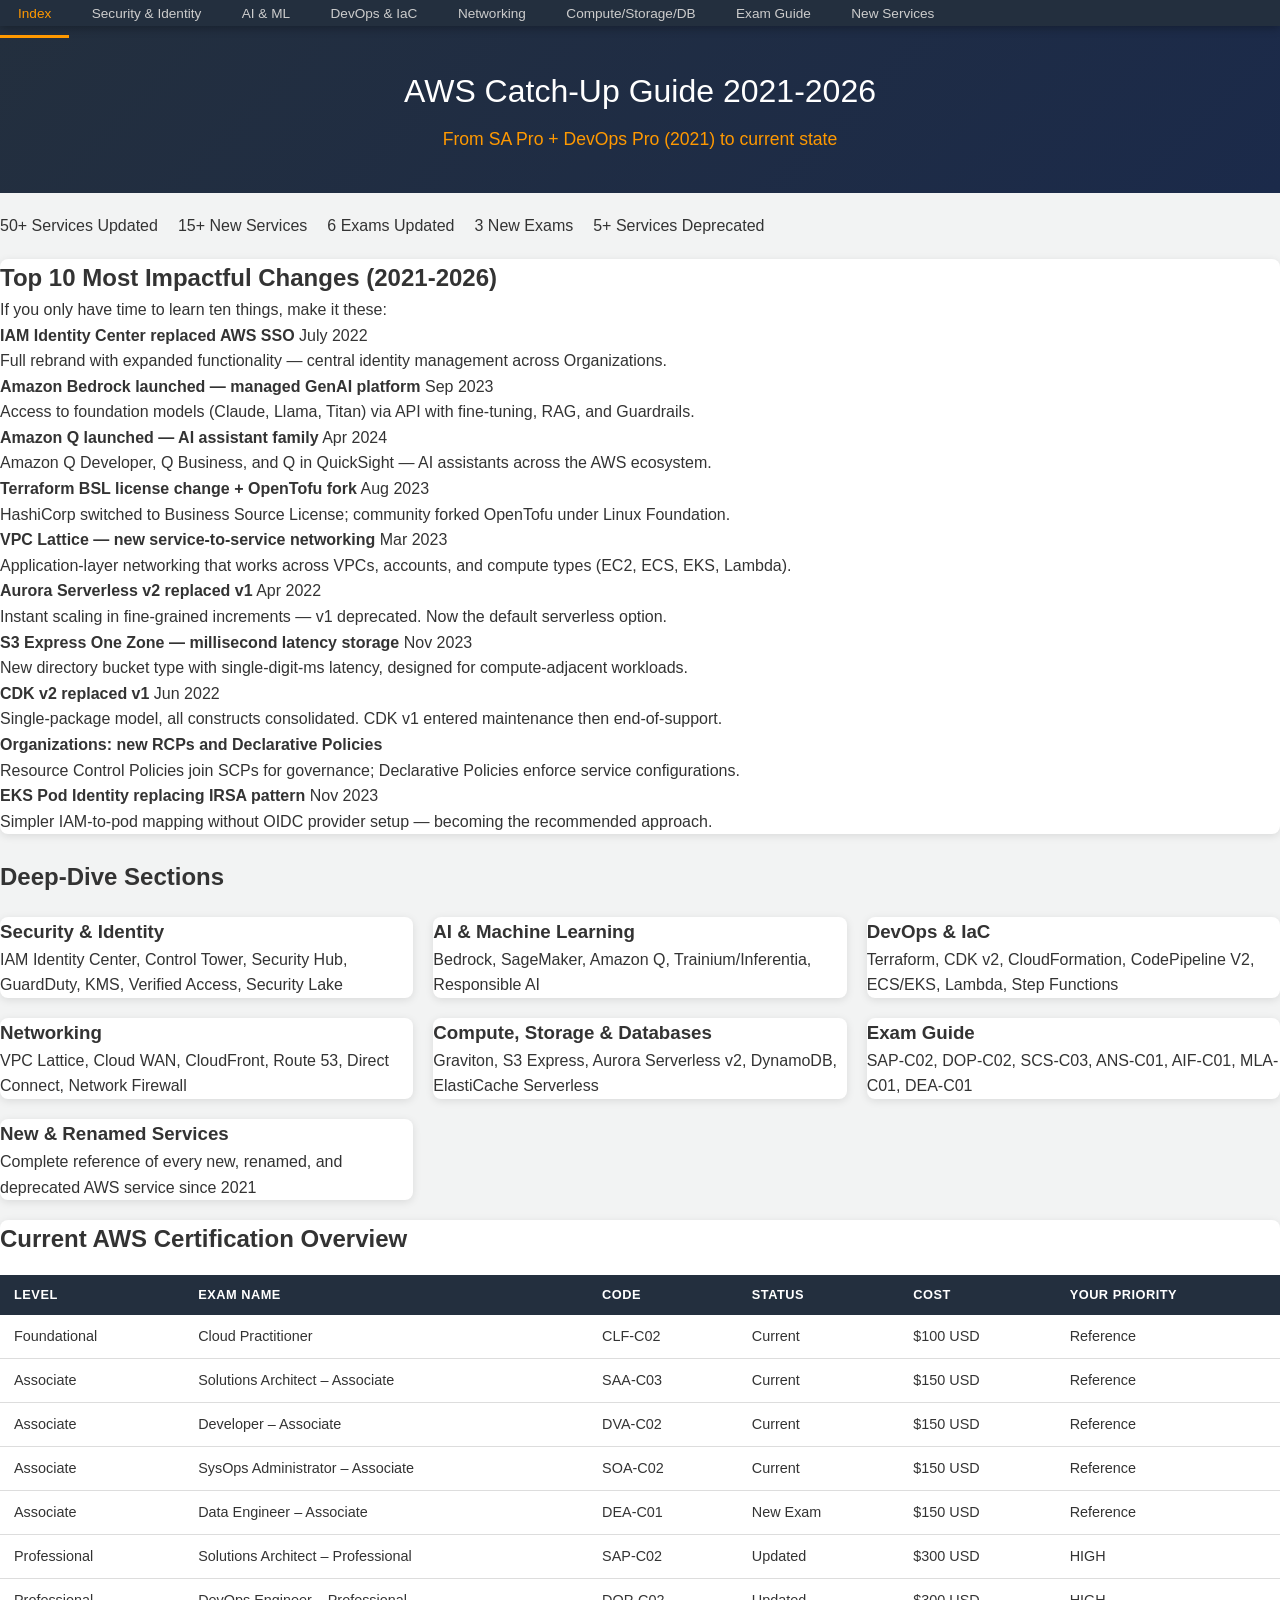
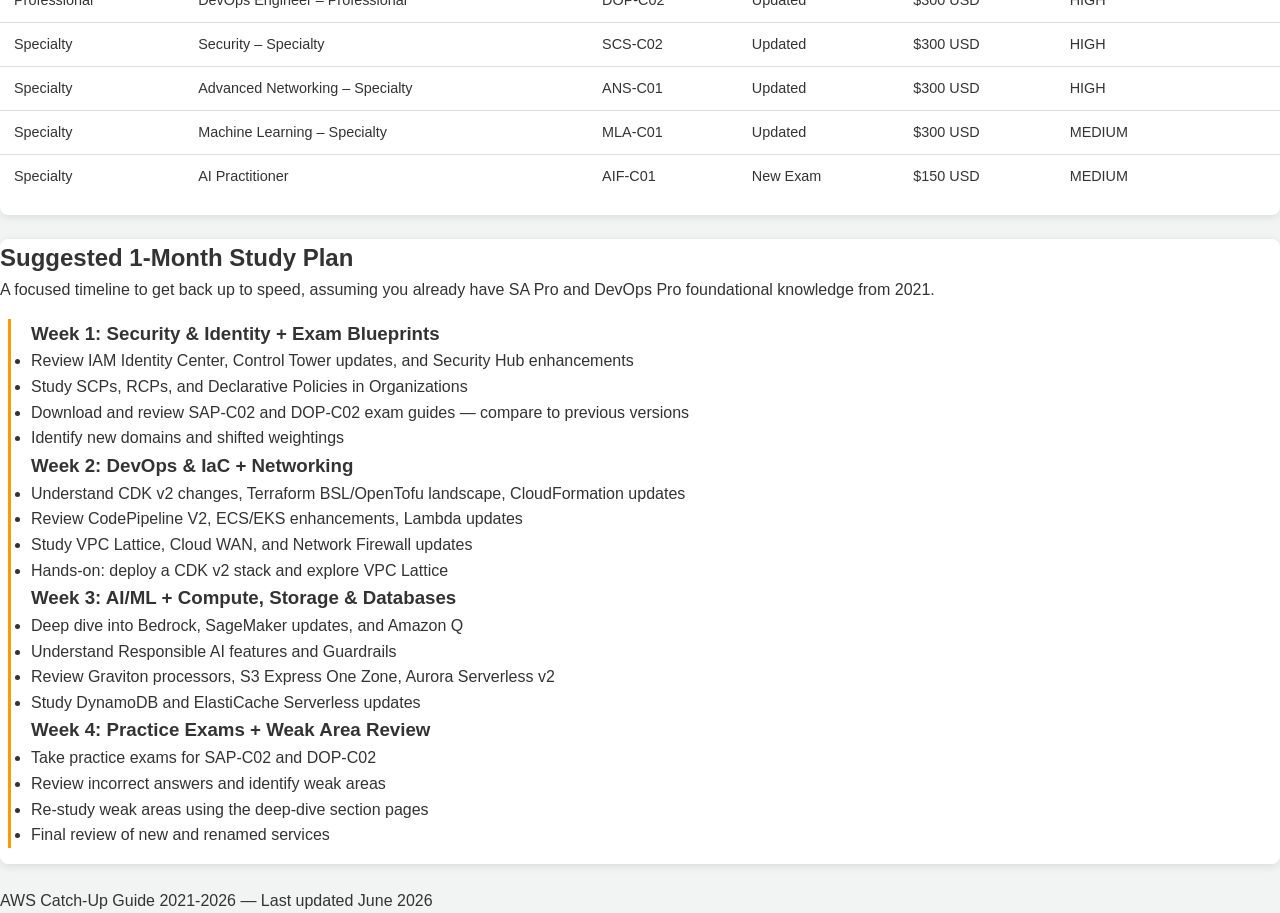
<file: aws-catchup/index.html>
<!DOCTYPE html>
<html lang="en">
<head>
    <meta charset="UTF-8">
    <meta name="viewport" content="width=device-width, initial-scale=1.0">
    <title>AWS Catch-Up Guide 2021-2026</title>
    <link rel="stylesheet" href="style.css">
</head>
<body>

    <!-- Top Navigation -->
    <nav class="top-nav">
        <a href="index.html" class="active">Index</a>
        <a href="security-identity.html">Security &amp; Identity</a>
        <a href="ai-ml.html">AI &amp; ML</a>
        <a href="devops-iac.html">DevOps &amp; IaC</a>
        <a href="networking.html">Networking</a>
        <a href="compute-storage-db.html">Compute/Storage/DB</a>
        <a href="exam-guide.html">Exam Guide</a>
        <a href="new-services.html">New Services</a>
    </nav>

    <!-- Page Header -->
    <header class="page-header">
        <h1>AWS Catch-Up Guide 2021-2026</h1>
        <p class="subtitle">From SA Pro + DevOps Pro (2021) to current state</p>
    </header>

    <main>

        <!-- Stats Bar -->
        <section class="stats-bar">
            <div class="stat">
                <span class="stat-number">50+</span>
                <span class="stat-label">Services Updated</span>
            </div>
            <div class="stat">
                <span class="stat-number">15+</span>
                <span class="stat-label">New Services</span>
            </div>
            <div class="stat">
                <span class="stat-number">6</span>
                <span class="stat-label">Exams Updated</span>
            </div>
            <div class="stat">
                <span class="stat-number">3</span>
                <span class="stat-label">New Exams</span>
            </div>
            <div class="stat">
                <span class="stat-number">5+</span>
                <span class="stat-label">Services Deprecated</span>
            </div>
        </section>

        <!-- Quick Summary: Top 10 Changes -->
        <section class="card">
            <h2>Top 10 Most Impactful Changes (2021-2026)</h2>
            <p>If you only have time to learn ten things, make it these:</p>
            <ol class="top-changes">
                <li>
                    <strong>IAM Identity Center replaced AWS SSO</strong> <span class="date-tag">July 2022</span>
                    <br>Full rebrand with expanded functionality &mdash; central identity management across Organizations.
                </li>
                <li>
                    <strong>Amazon Bedrock launched &mdash; managed GenAI platform</strong> <span class="date-tag">Sep 2023</span>
                    <br>Access to foundation models (Claude, Llama, Titan) via API with fine-tuning, RAG, and Guardrails.
                </li>
                <li>
                    <strong>Amazon Q launched &mdash; AI assistant family</strong> <span class="date-tag">Apr 2024</span>
                    <br>Amazon Q Developer, Q Business, and Q in QuickSight &mdash; AI assistants across the AWS ecosystem.
                </li>
                <li>
                    <strong>Terraform BSL license change + OpenTofu fork</strong> <span class="date-tag">Aug 2023</span>
                    <br>HashiCorp switched to Business Source License; community forked OpenTofu under Linux Foundation.
                </li>
                <li>
                    <strong>VPC Lattice &mdash; new service-to-service networking</strong> <span class="date-tag">Mar 2023</span>
                    <br>Application-layer networking that works across VPCs, accounts, and compute types (EC2, ECS, EKS, Lambda).
                </li>
                <li>
                    <strong>Aurora Serverless v2 replaced v1</strong> <span class="date-tag">Apr 2022</span>
                    <br>Instant scaling in fine-grained increments &mdash; v1 deprecated. Now the default serverless option.
                </li>
                <li>
                    <strong>S3 Express One Zone &mdash; millisecond latency storage</strong> <span class="date-tag">Nov 2023</span>
                    <br>New directory bucket type with single-digit-ms latency, designed for compute-adjacent workloads.
                </li>
                <li>
                    <strong>CDK v2 replaced v1</strong> <span class="date-tag">Jun 2022</span>
                    <br>Single-package model, all constructs consolidated. CDK v1 entered maintenance then end-of-support.
                </li>
                <li>
                    <strong>Organizations: new RCPs and Declarative Policies</strong>
                    <br>Resource Control Policies join SCPs for governance; Declarative Policies enforce service configurations.
                </li>
                <li>
                    <strong>EKS Pod Identity replacing IRSA pattern</strong> <span class="date-tag">Nov 2023</span>
                    <br>Simpler IAM-to-pod mapping without OIDC provider setup &mdash; becoming the recommended approach.
                </li>
            </ol>
        </section>

        <!-- Section Cards Grid -->
        <h2 class="section-heading">Deep-Dive Sections</h2>
        <div class="card-grid">

            <a href="security-identity.html" class="card card-link">
                <h3>Security &amp; Identity</h3>
                <p>IAM Identity Center, Control Tower, Security Hub, GuardDuty, KMS, Verified Access, Security Lake</p>
            </a>

            <a href="ai-ml.html" class="card card-link">
                <h3>AI &amp; Machine Learning</h3>
                <p>Bedrock, SageMaker, Amazon Q, Trainium/Inferentia, Responsible AI</p>
            </a>

            <a href="devops-iac.html" class="card card-link">
                <h3>DevOps &amp; IaC</h3>
                <p>Terraform, CDK v2, CloudFormation, CodePipeline V2, ECS/EKS, Lambda, Step Functions</p>
            </a>

            <a href="networking.html" class="card card-link">
                <h3>Networking</h3>
                <p>VPC Lattice, Cloud WAN, CloudFront, Route 53, Direct Connect, Network Firewall</p>
            </a>

            <a href="compute-storage-db.html" class="card card-link">
                <h3>Compute, Storage &amp; Databases</h3>
                <p>Graviton, S3 Express, Aurora Serverless v2, DynamoDB, ElastiCache Serverless</p>
            </a>

            <a href="exam-guide.html" class="card card-link">
                <h3>Exam Guide</h3>
                <p>SAP-C02, DOP-C02, SCS-C03, ANS-C01, AIF-C01, MLA-C01, DEA-C01</p>
            </a>

            <a href="new-services.html" class="card card-link">
                <h3>New &amp; Renamed Services</h3>
                <p>Complete reference of every new, renamed, and deprecated AWS service since 2021</p>
            </a>

        </div>

        <!-- Exam Overview Table -->
        <section class="card">
            <h2>Current AWS Certification Overview</h2>
            <div class="table-wrapper">
                <table>
                    <thead>
                        <tr>
                            <th>Level</th>
                            <th>Exam Name</th>
                            <th>Code</th>
                            <th>Status</th>
                            <th>Cost</th>
                            <th>Your Priority</th>
                        </tr>
                    </thead>
                    <tbody>
                        <tr>
                            <td>Foundational</td>
                            <td>Cloud Practitioner</td>
                            <td>CLF-C02</td>
                            <td>Current</td>
                            <td>$100 USD</td>
                            <td><span class="priority-ref">Reference</span></td>
                        </tr>
                        <tr>
                            <td>Associate</td>
                            <td>Solutions Architect &ndash; Associate</td>
                            <td>SAA-C03</td>
                            <td>Current</td>
                            <td>$150 USD</td>
                            <td><span class="priority-ref">Reference</span></td>
                        </tr>
                        <tr>
                            <td>Associate</td>
                            <td>Developer &ndash; Associate</td>
                            <td>DVA-C02</td>
                            <td>Current</td>
                            <td>$150 USD</td>
                            <td><span class="priority-ref">Reference</span></td>
                        </tr>
                        <tr>
                            <td>Associate</td>
                            <td>SysOps Administrator &ndash; Associate</td>
                            <td>SOA-C02</td>
                            <td>Current</td>
                            <td>$150 USD</td>
                            <td><span class="priority-ref">Reference</span></td>
                        </tr>
                        <tr>
                            <td>Associate</td>
                            <td>Data Engineer &ndash; Associate</td>
                            <td>DEA-C01</td>
                            <td>New Exam</td>
                            <td>$150 USD</td>
                            <td><span class="priority-ref">Reference</span></td>
                        </tr>
                        <tr>
                            <td>Professional</td>
                            <td>Solutions Architect &ndash; Professional</td>
                            <td>SAP-C02</td>
                            <td>Updated</td>
                            <td>$300 USD</td>
                            <td><span class="priority-high">HIGH</span></td>
                        </tr>
                        <tr>
                            <td>Professional</td>
                            <td>DevOps Engineer &ndash; Professional</td>
                            <td>DOP-C02</td>
                            <td>Updated</td>
                            <td>$300 USD</td>
                            <td><span class="priority-high">HIGH</span></td>
                        </tr>
                        <tr>
                            <td>Specialty</td>
                            <td>Security &ndash; Specialty</td>
                            <td>SCS-C02</td>
                            <td>Updated</td>
                            <td>$300 USD</td>
                            <td><span class="priority-high">HIGH</span></td>
                        </tr>
                        <tr>
                            <td>Specialty</td>
                            <td>Advanced Networking &ndash; Specialty</td>
                            <td>ANS-C01</td>
                            <td>Updated</td>
                            <td>$300 USD</td>
                            <td><span class="priority-high">HIGH</span></td>
                        </tr>
                        <tr>
                            <td>Specialty</td>
                            <td>Machine Learning &ndash; Specialty</td>
                            <td>MLA-C01</td>
                            <td>Updated</td>
                            <td>$300 USD</td>
                            <td><span class="priority-med">MEDIUM</span></td>
                        </tr>
                        <tr>
                            <td>Specialty</td>
                            <td>AI Practitioner</td>
                            <td>AIF-C01</td>
                            <td>New Exam</td>
                            <td>$150 USD</td>
                            <td><span class="priority-med">MEDIUM</span></td>
                        </tr>
                    </tbody>
                </table>
            </div>
        </section>

        <!-- Study Timeline -->
        <section class="card">
            <h2>Suggested 1-Month Study Plan</h2>
            <p>A focused timeline to get back up to speed, assuming you already have SA Pro and DevOps Pro foundational knowledge from 2021.</p>
            <div class="timeline">
                <div class="timeline-week">
                    <h3>Week 1: Security &amp; Identity + Exam Blueprints</h3>
                    <ul>
                        <li>Review IAM Identity Center, Control Tower updates, and Security Hub enhancements</li>
                        <li>Study SCPs, RCPs, and Declarative Policies in Organizations</li>
                        <li>Download and review SAP-C02 and DOP-C02 exam guides &mdash; compare to previous versions</li>
                        <li>Identify new domains and shifted weightings</li>
                    </ul>
                </div>
                <div class="timeline-week">
                    <h3>Week 2: DevOps &amp; IaC + Networking</h3>
                    <ul>
                        <li>Understand CDK v2 changes, Terraform BSL/OpenTofu landscape, CloudFormation updates</li>
                        <li>Review CodePipeline V2, ECS/EKS enhancements, Lambda updates</li>
                        <li>Study VPC Lattice, Cloud WAN, and Network Firewall updates</li>
                        <li>Hands-on: deploy a CDK v2 stack and explore VPC Lattice</li>
                    </ul>
                </div>
                <div class="timeline-week">
                    <h3>Week 3: AI/ML + Compute, Storage &amp; Databases</h3>
                    <ul>
                        <li>Deep dive into Bedrock, SageMaker updates, and Amazon Q</li>
                        <li>Understand Responsible AI features and Guardrails</li>
                        <li>Review Graviton processors, S3 Express One Zone, Aurora Serverless v2</li>
                        <li>Study DynamoDB and ElastiCache Serverless updates</li>
                    </ul>
                </div>
                <div class="timeline-week">
                    <h3>Week 4: Practice Exams + Weak Area Review</h3>
                    <ul>
                        <li>Take practice exams for SAP-C02 and DOP-C02</li>
                        <li>Review incorrect answers and identify weak areas</li>
                        <li>Re-study weak areas using the deep-dive section pages</li>
                        <li>Final review of new and renamed services</li>
                    </ul>
                </div>
            </div>
        </section>

    </main>

    <footer>
        <p>AWS Catch-Up Guide 2021-2026 &mdash; Last updated June 2026</p>
    </footer>

</body>
</html>
</file>
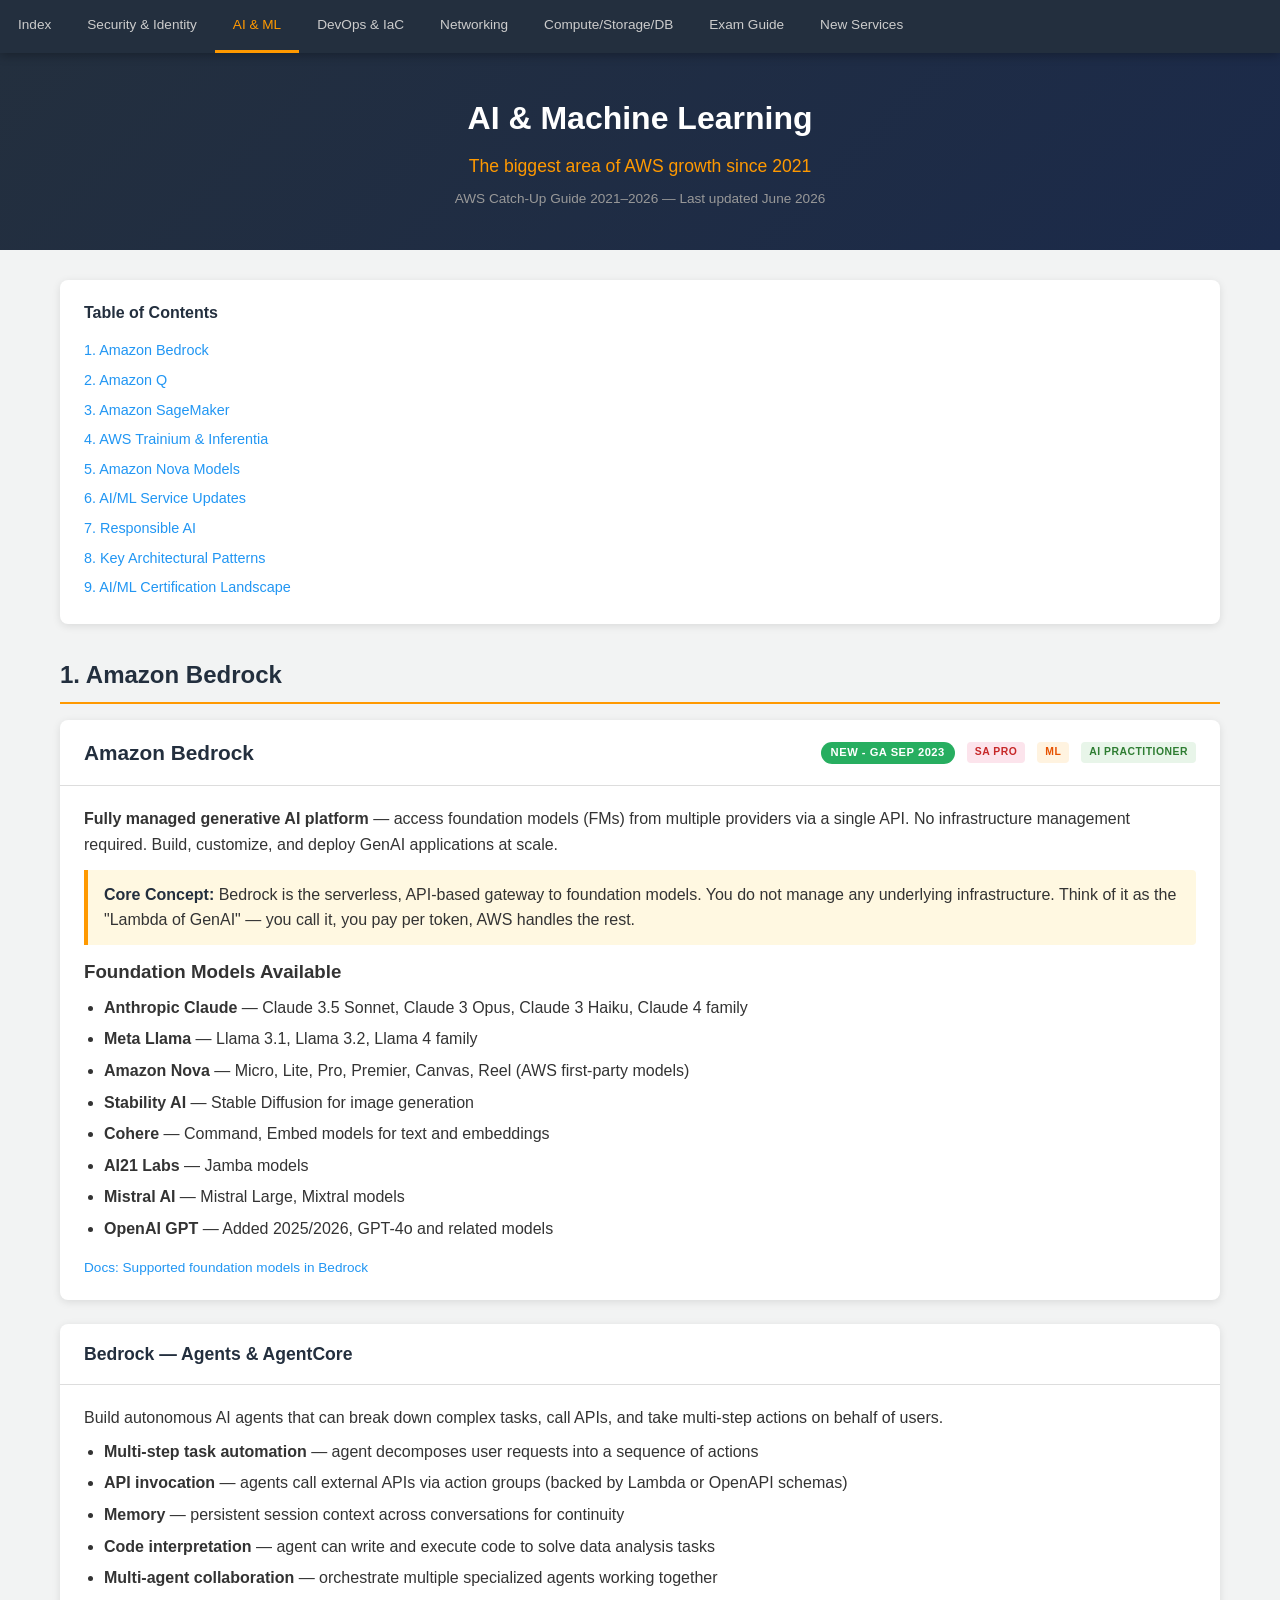
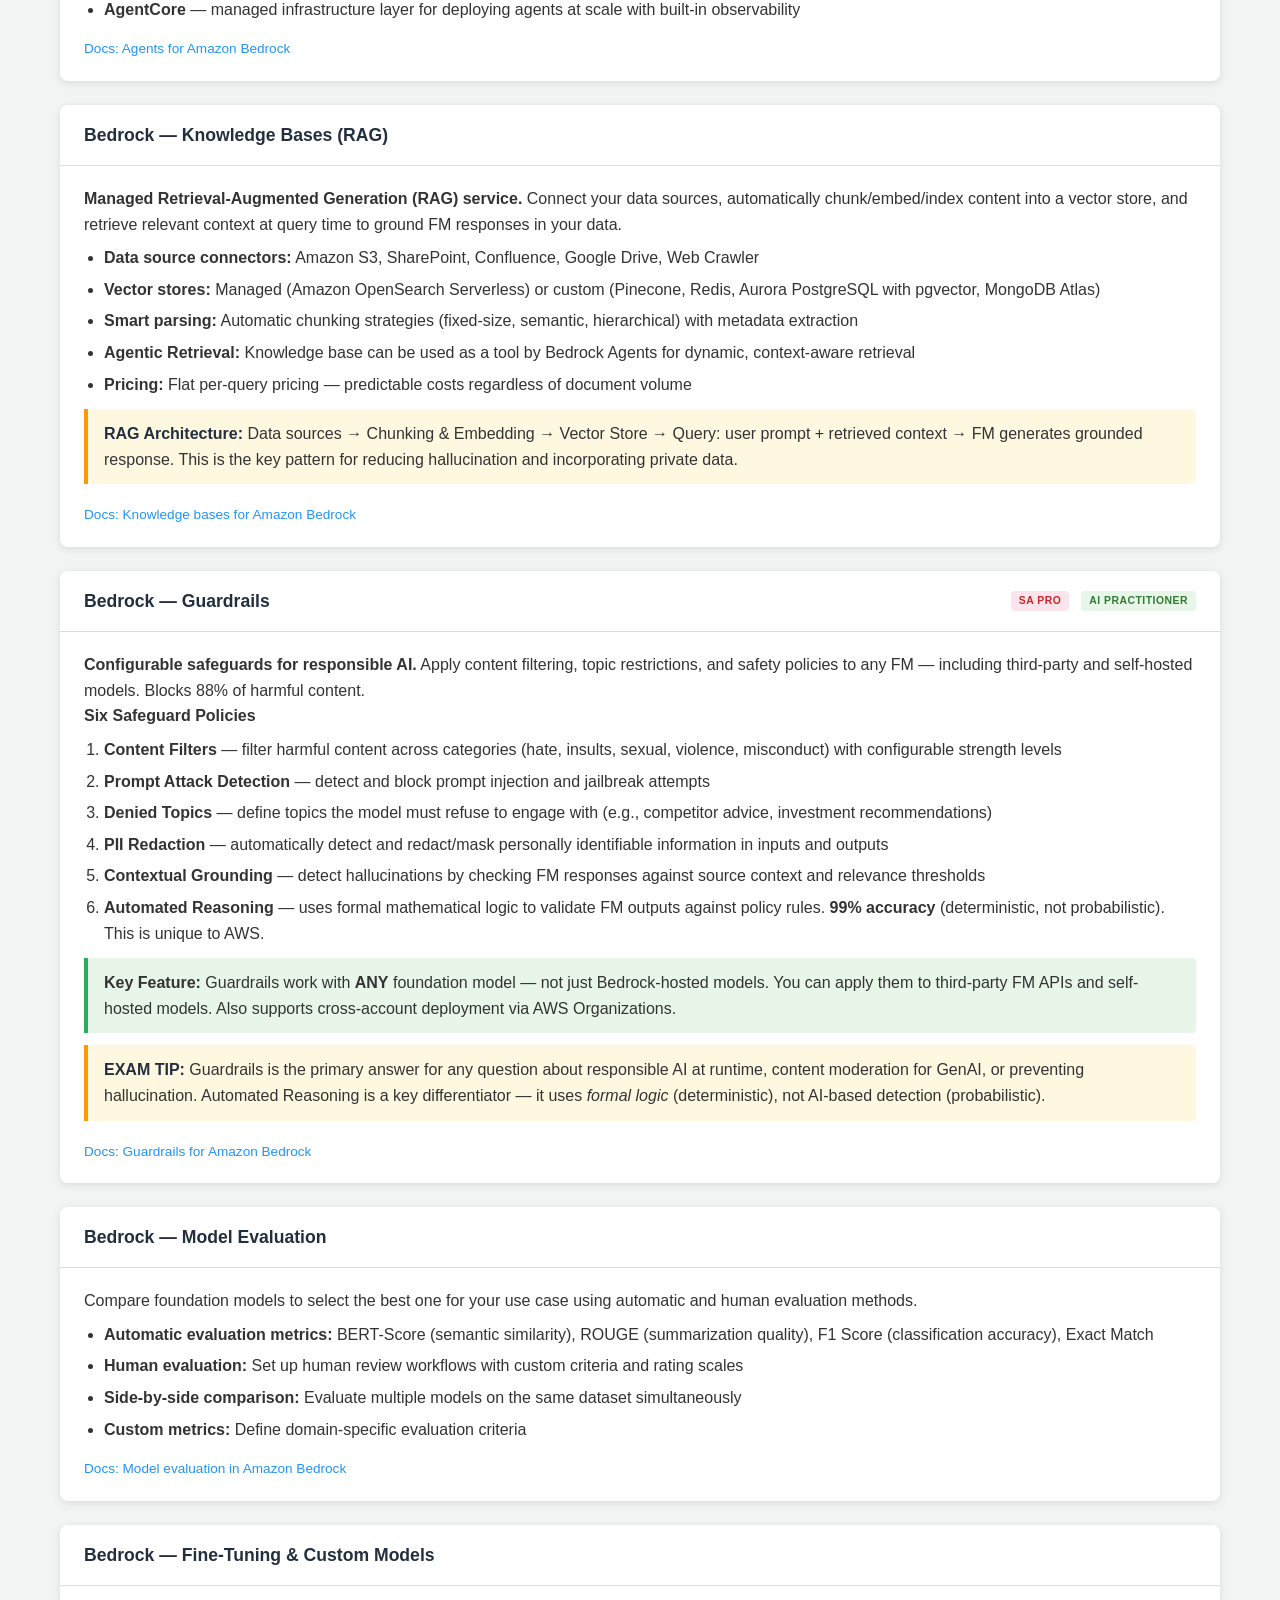
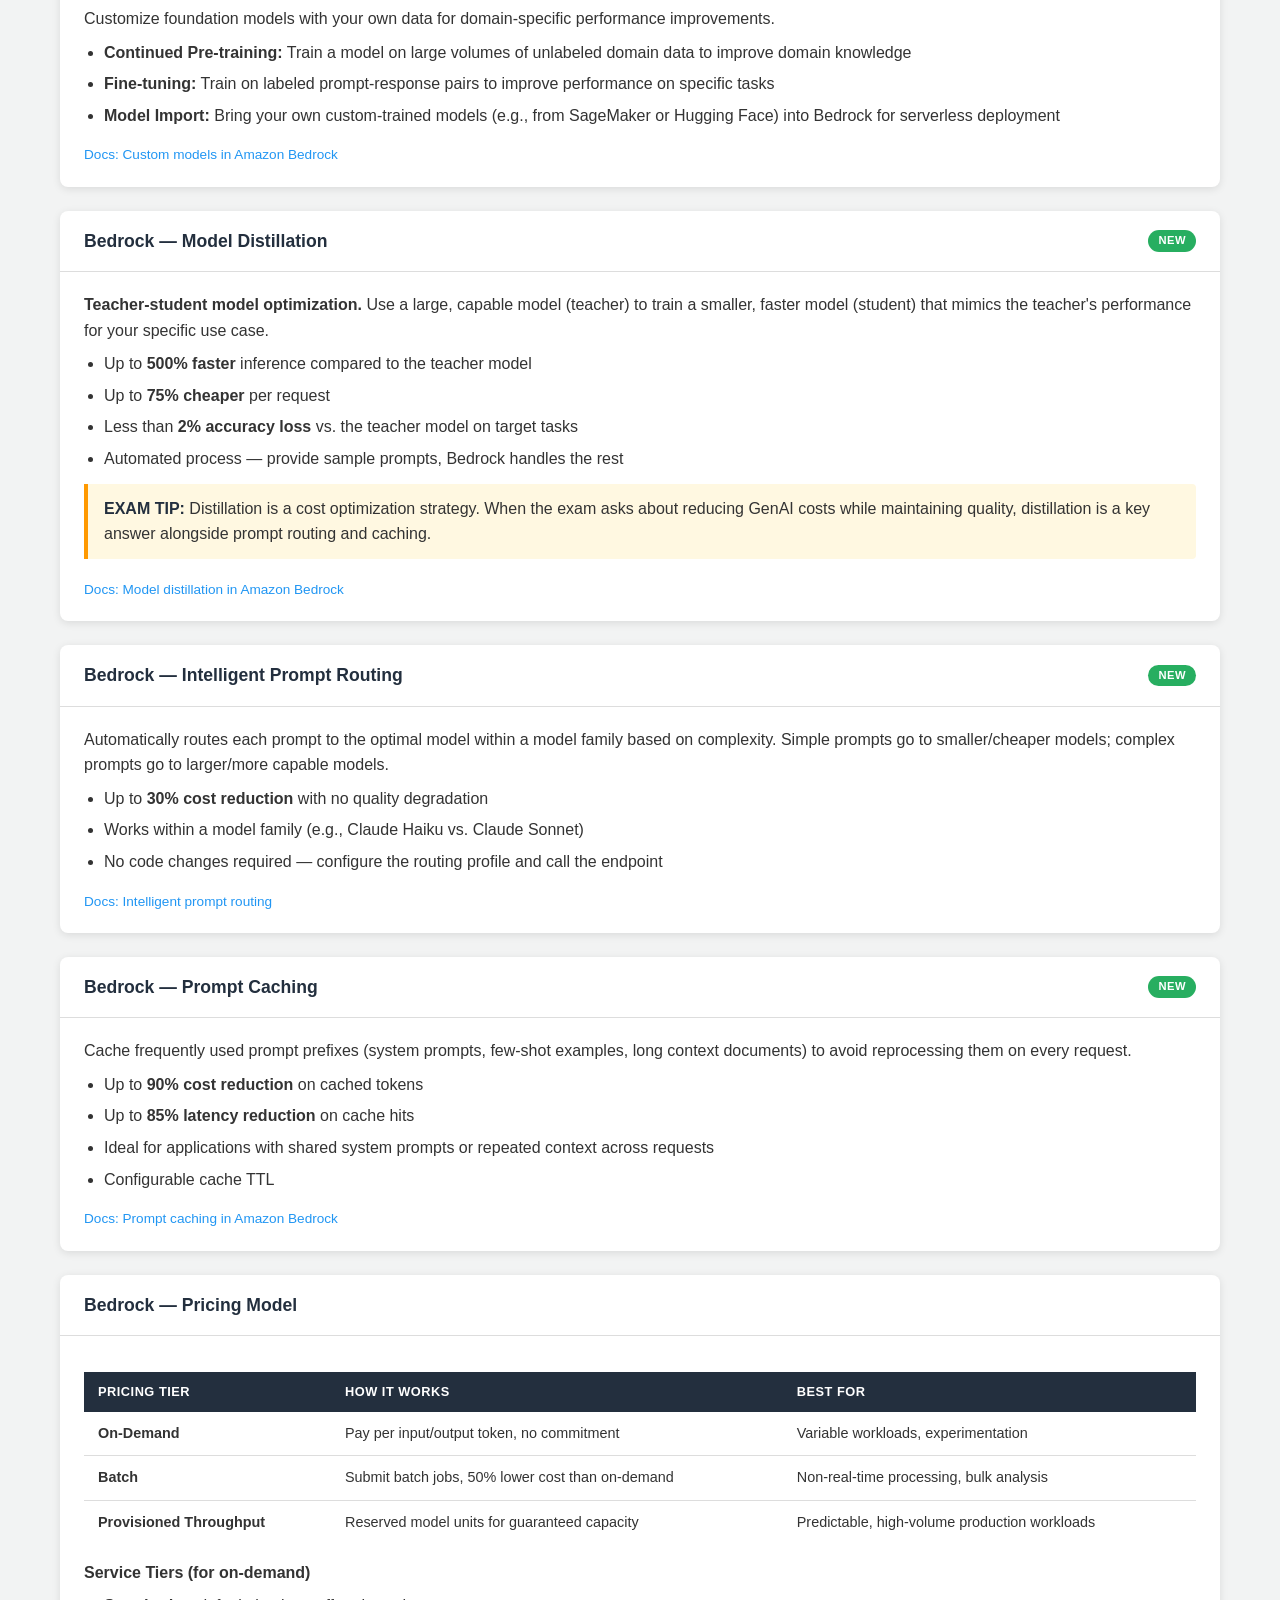
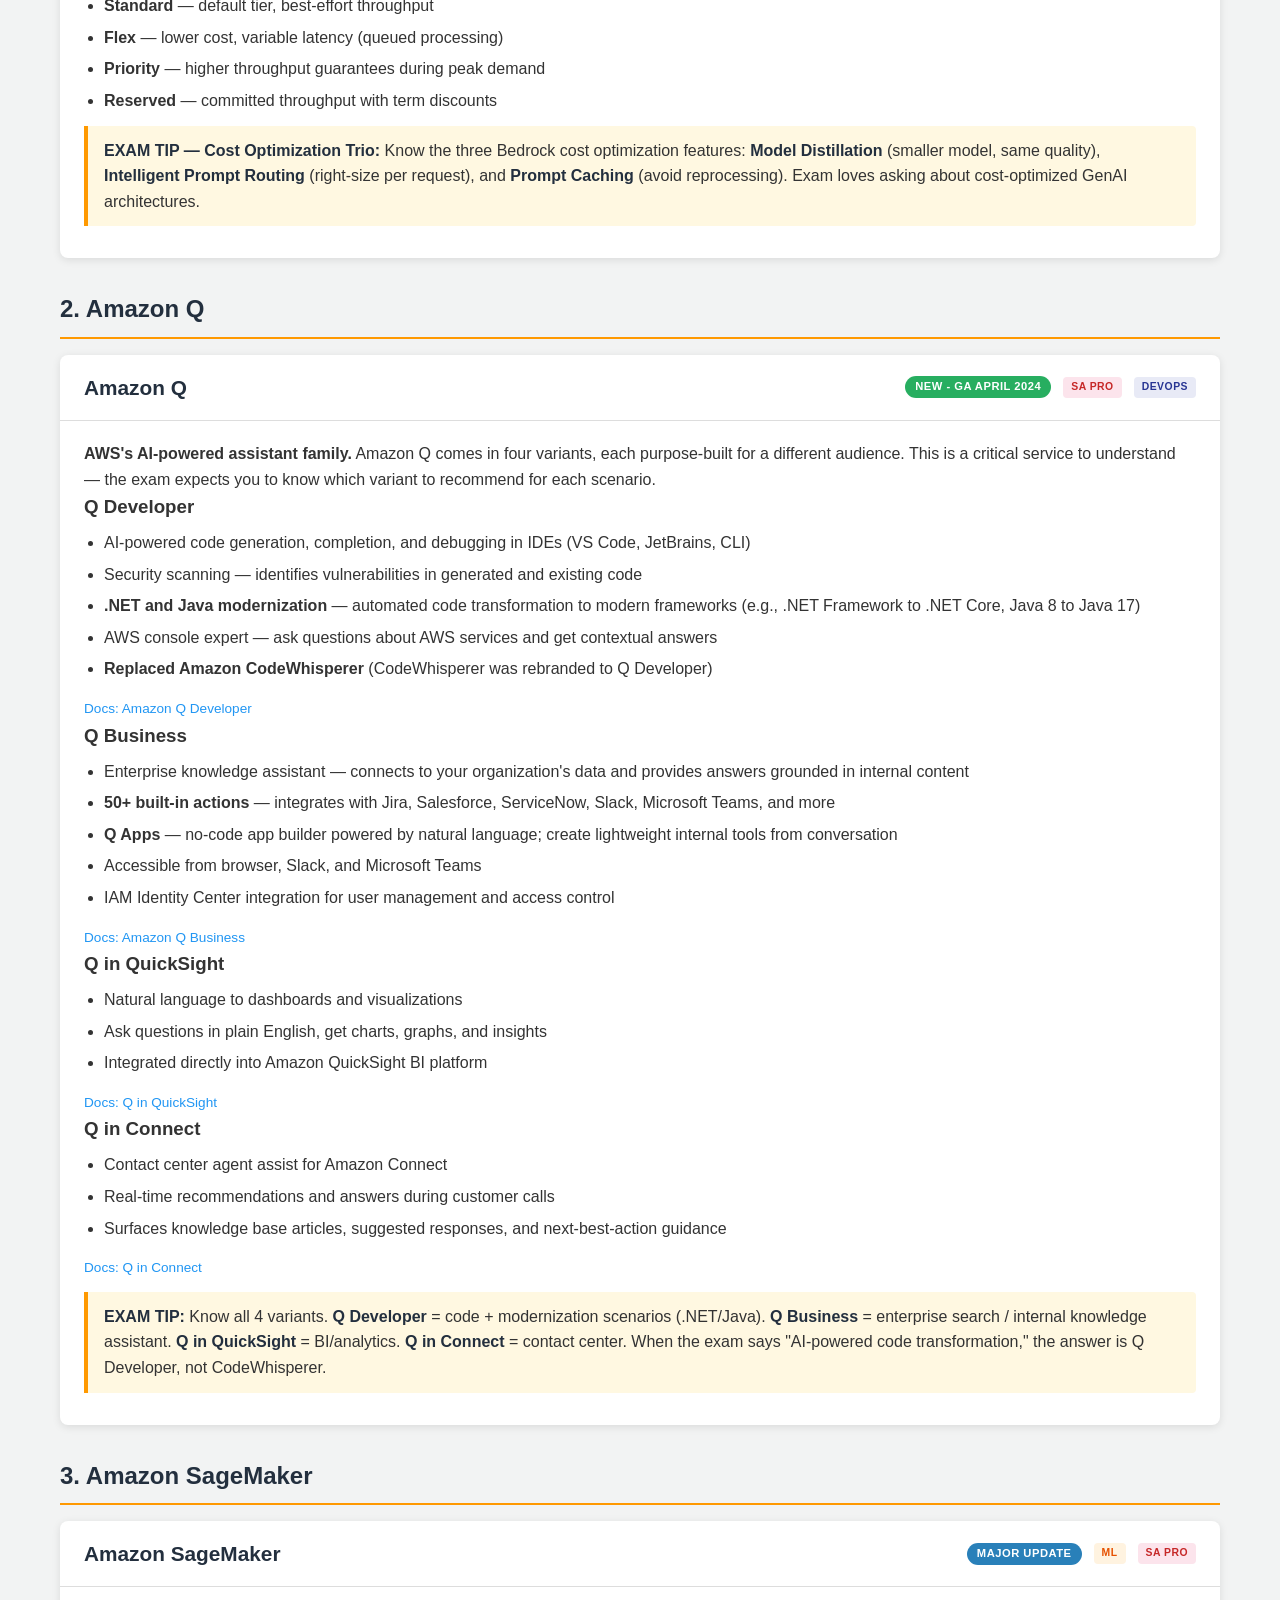
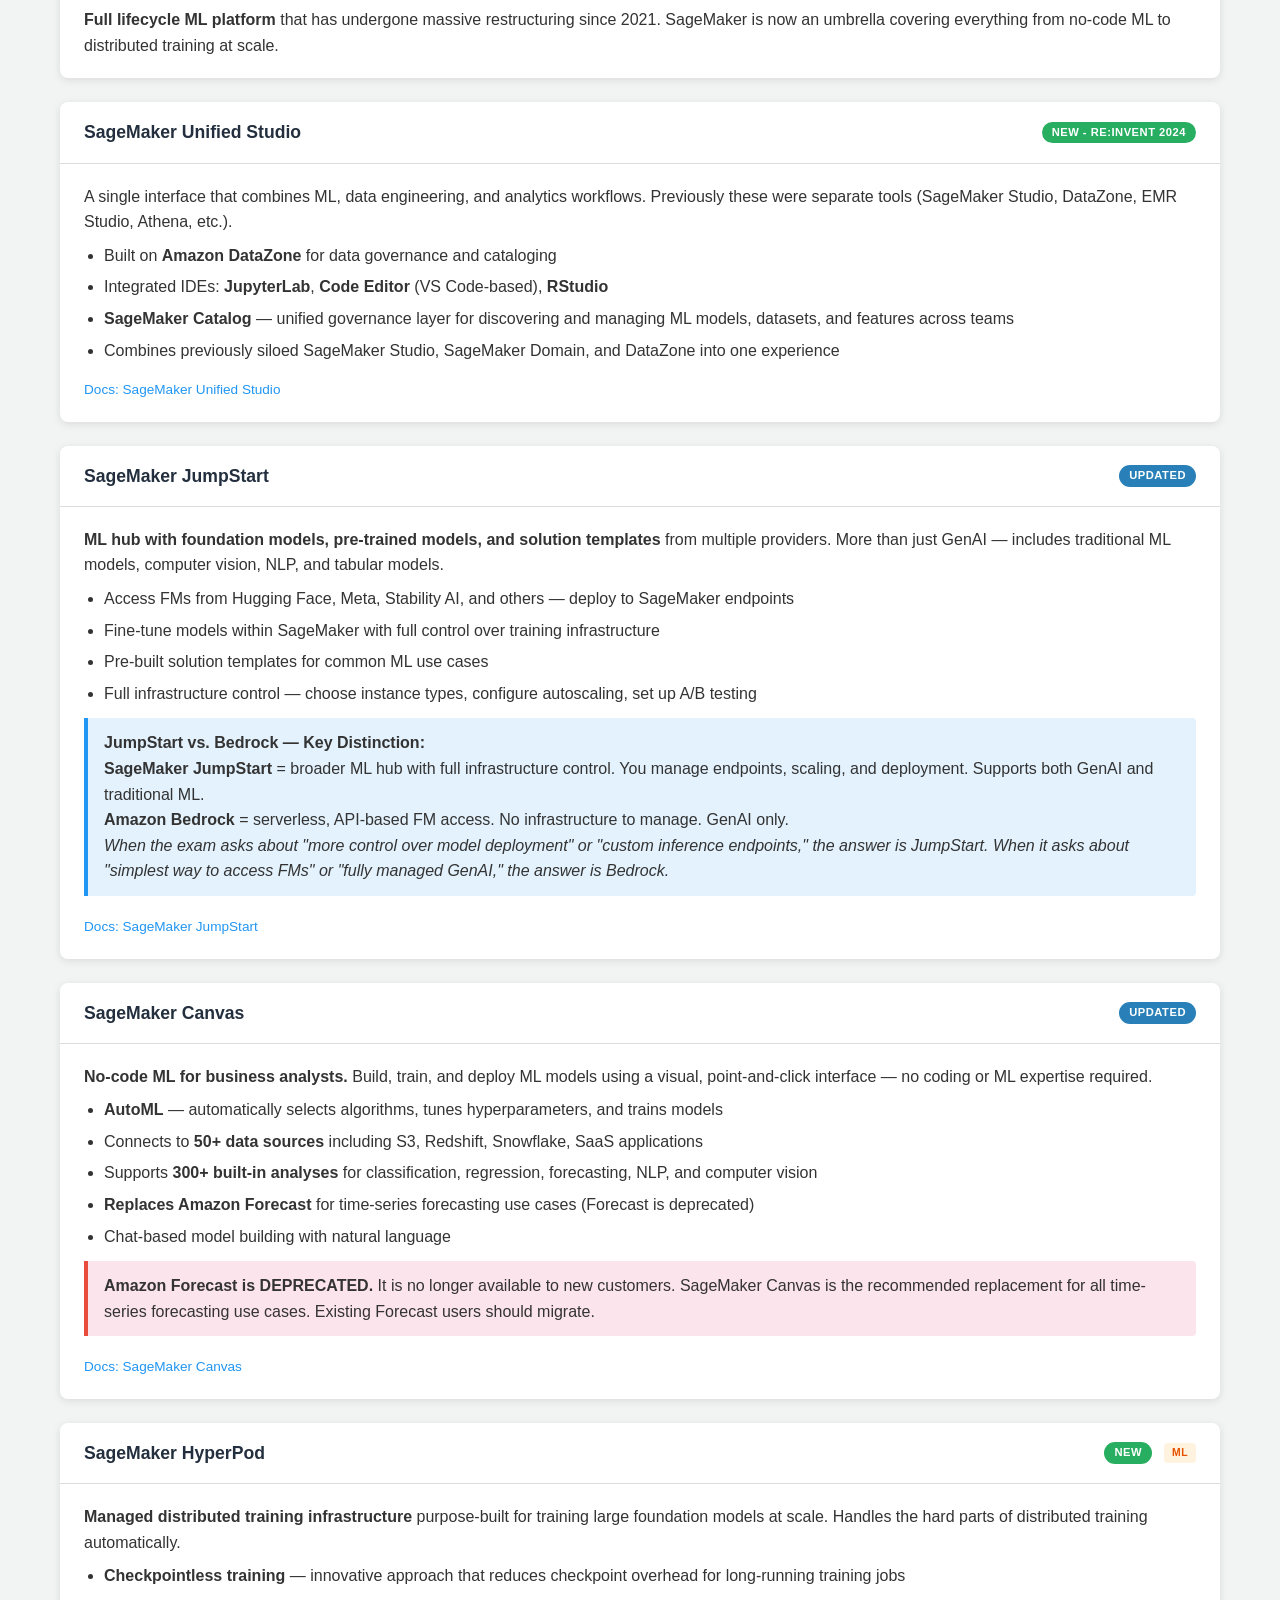
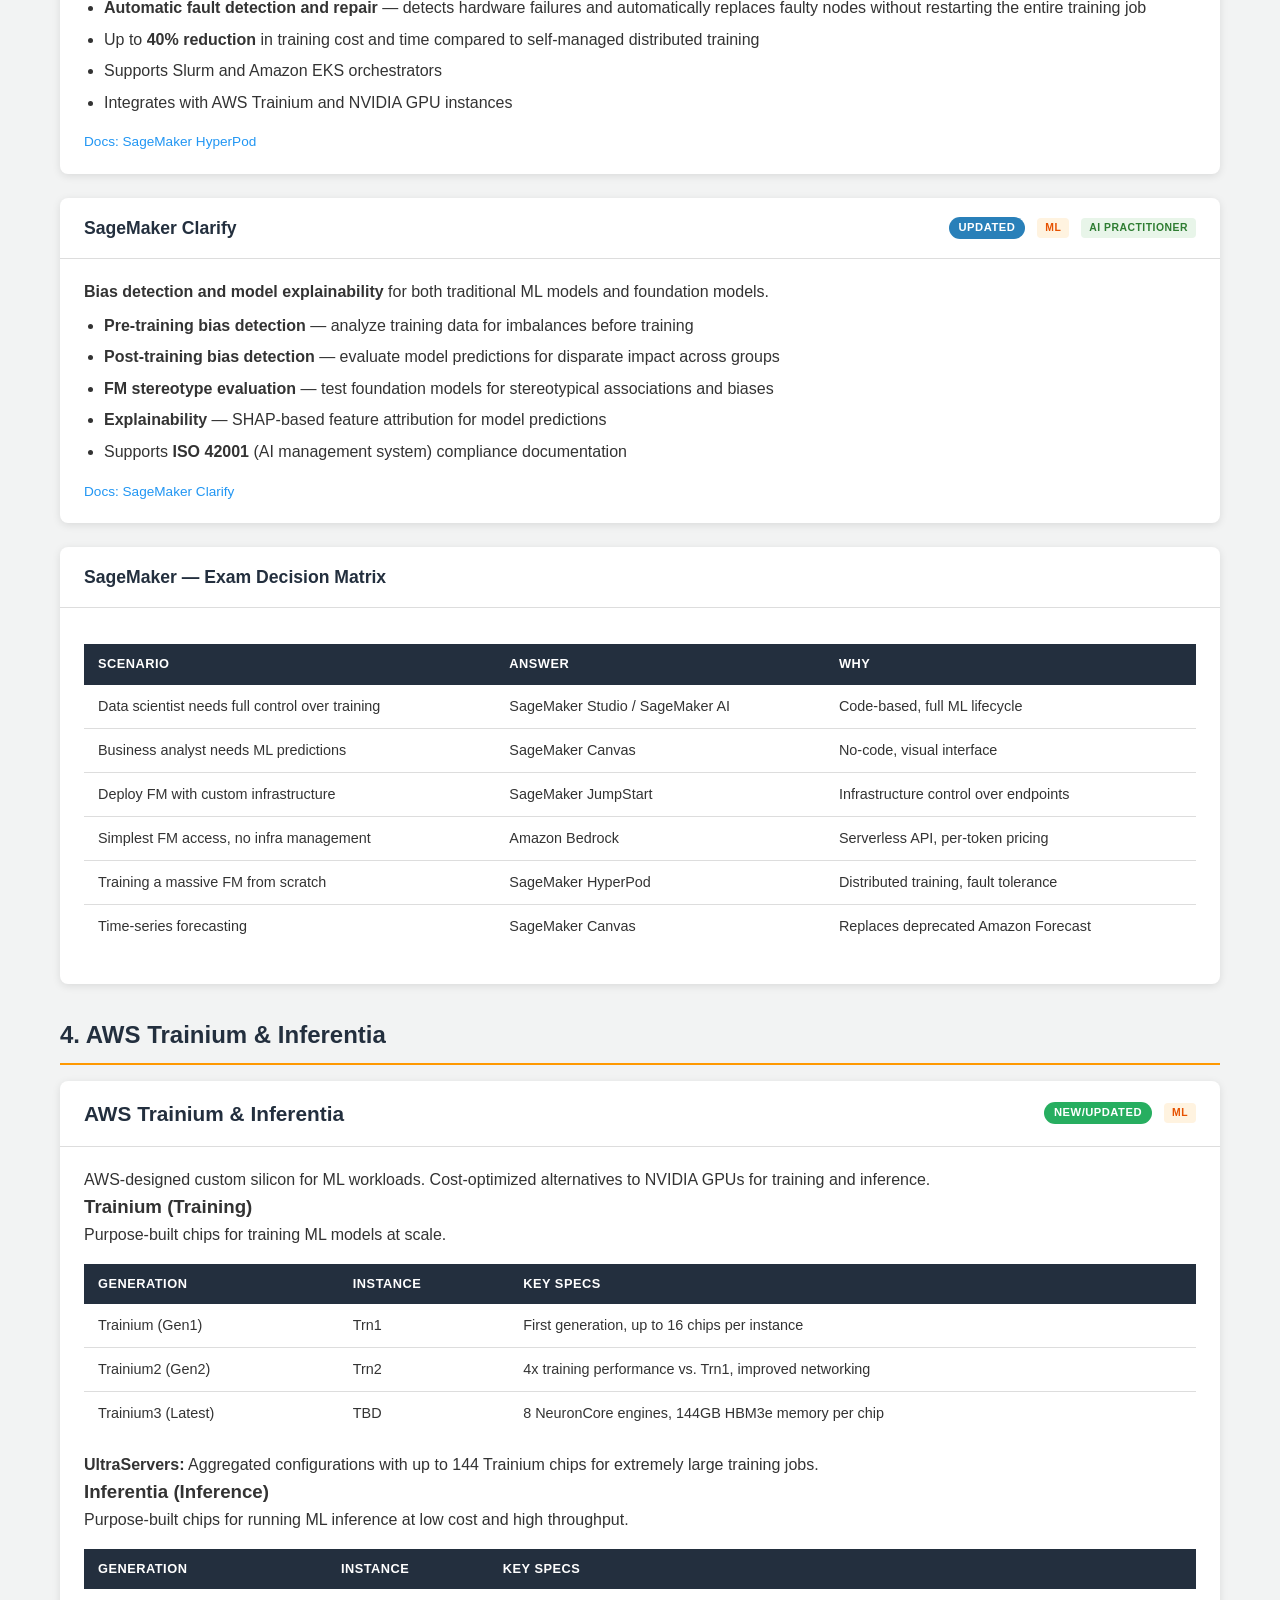
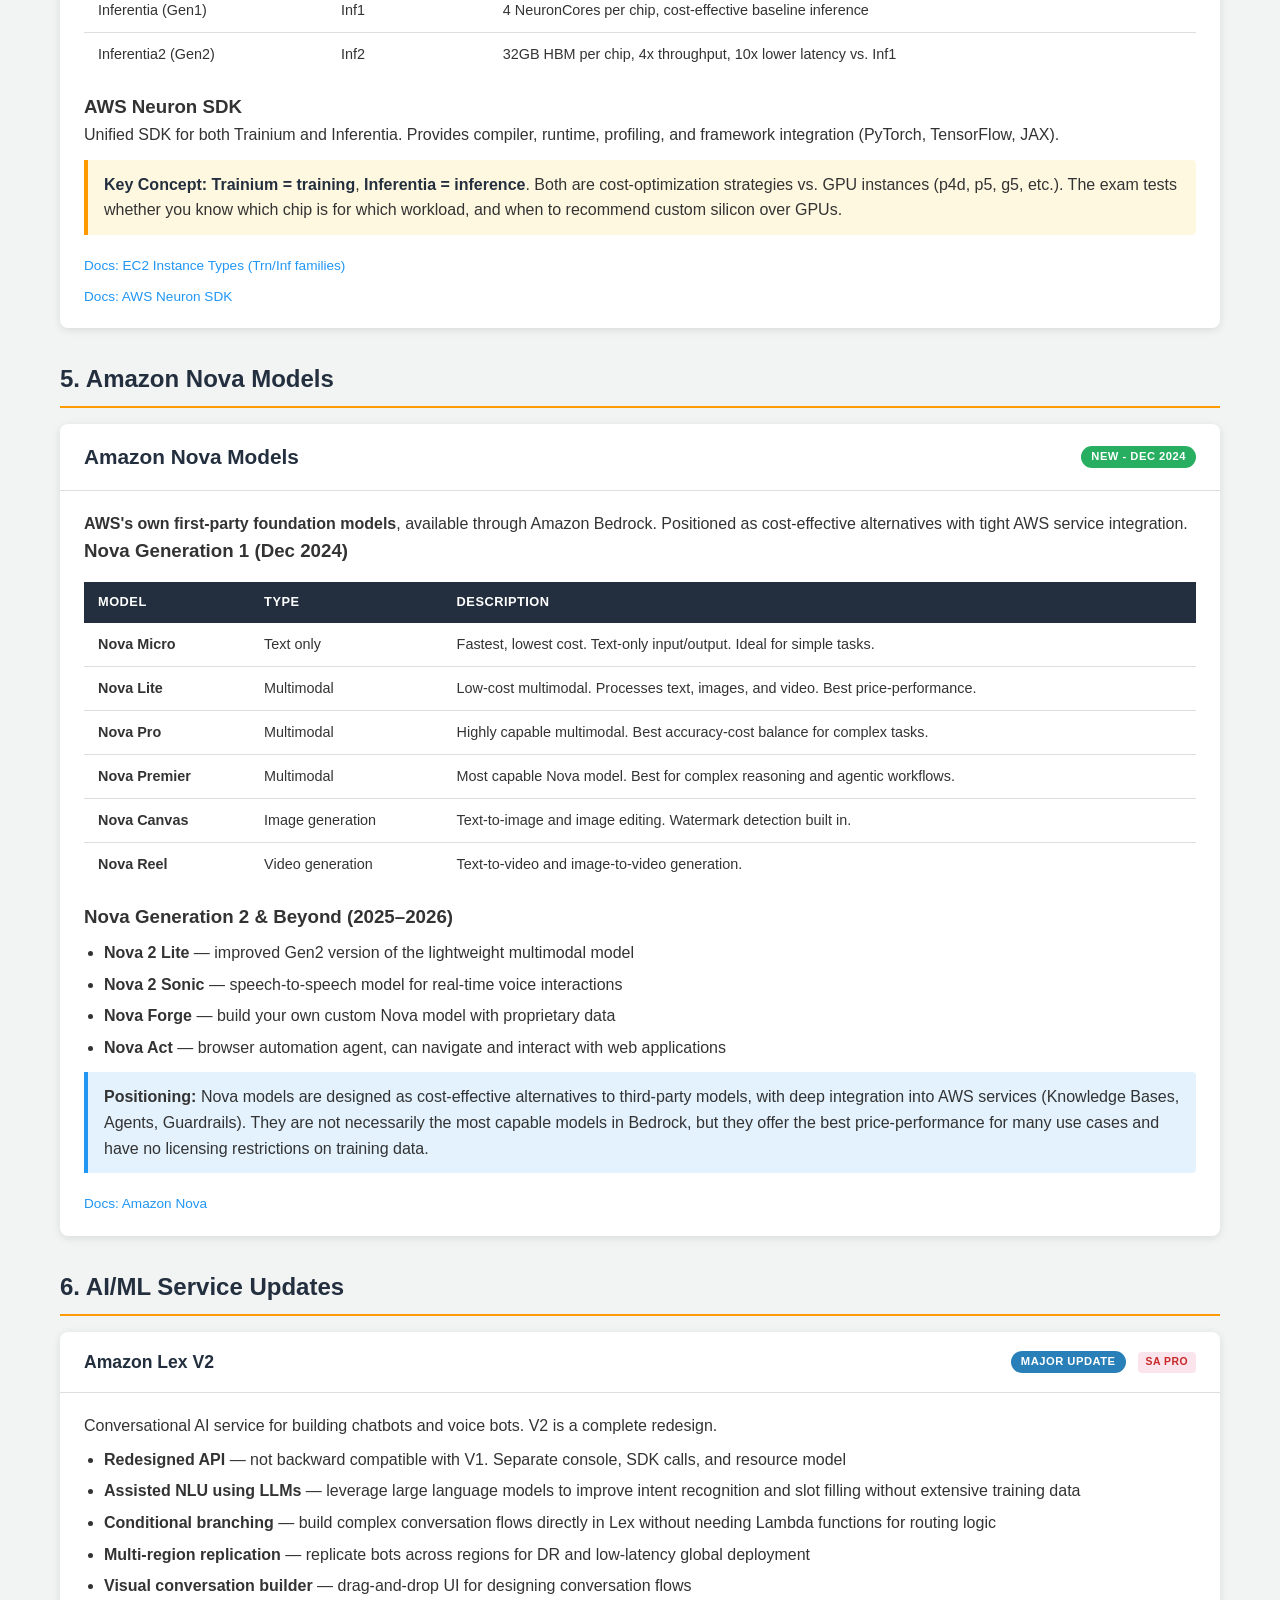
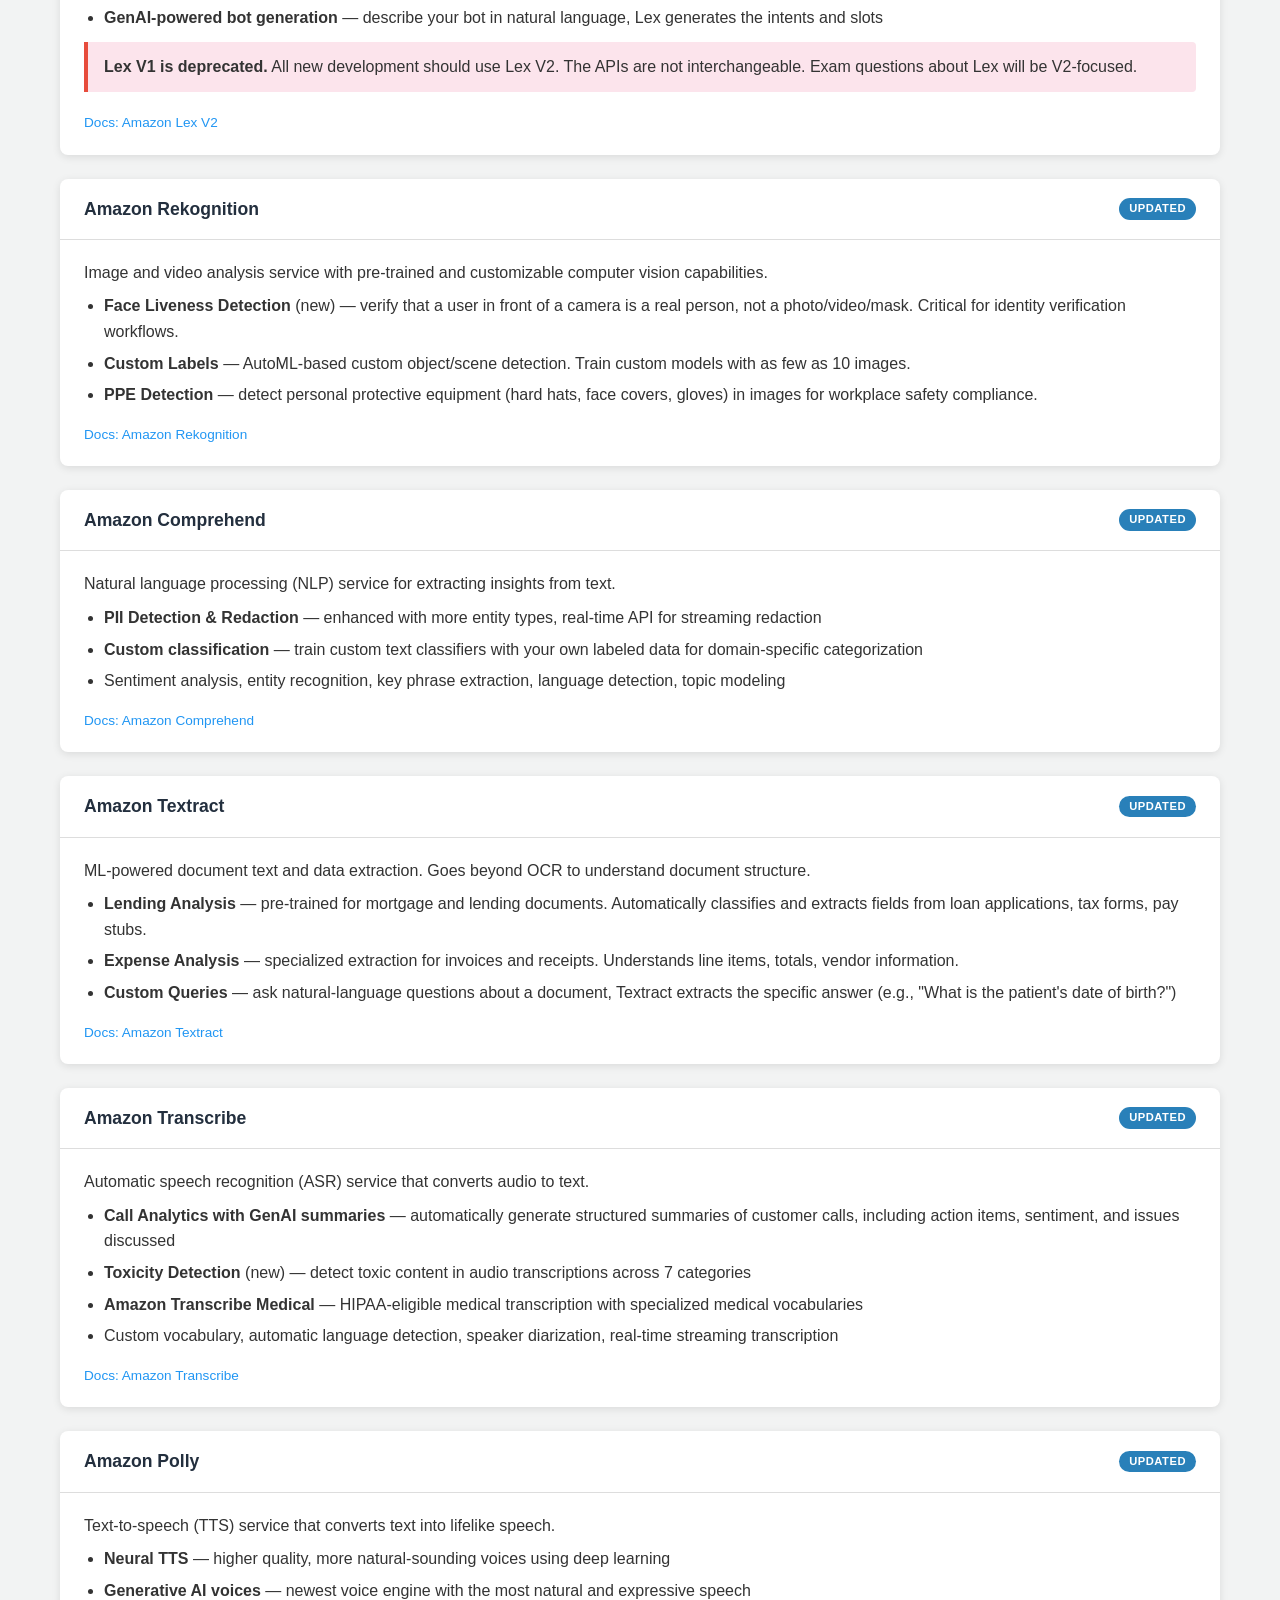
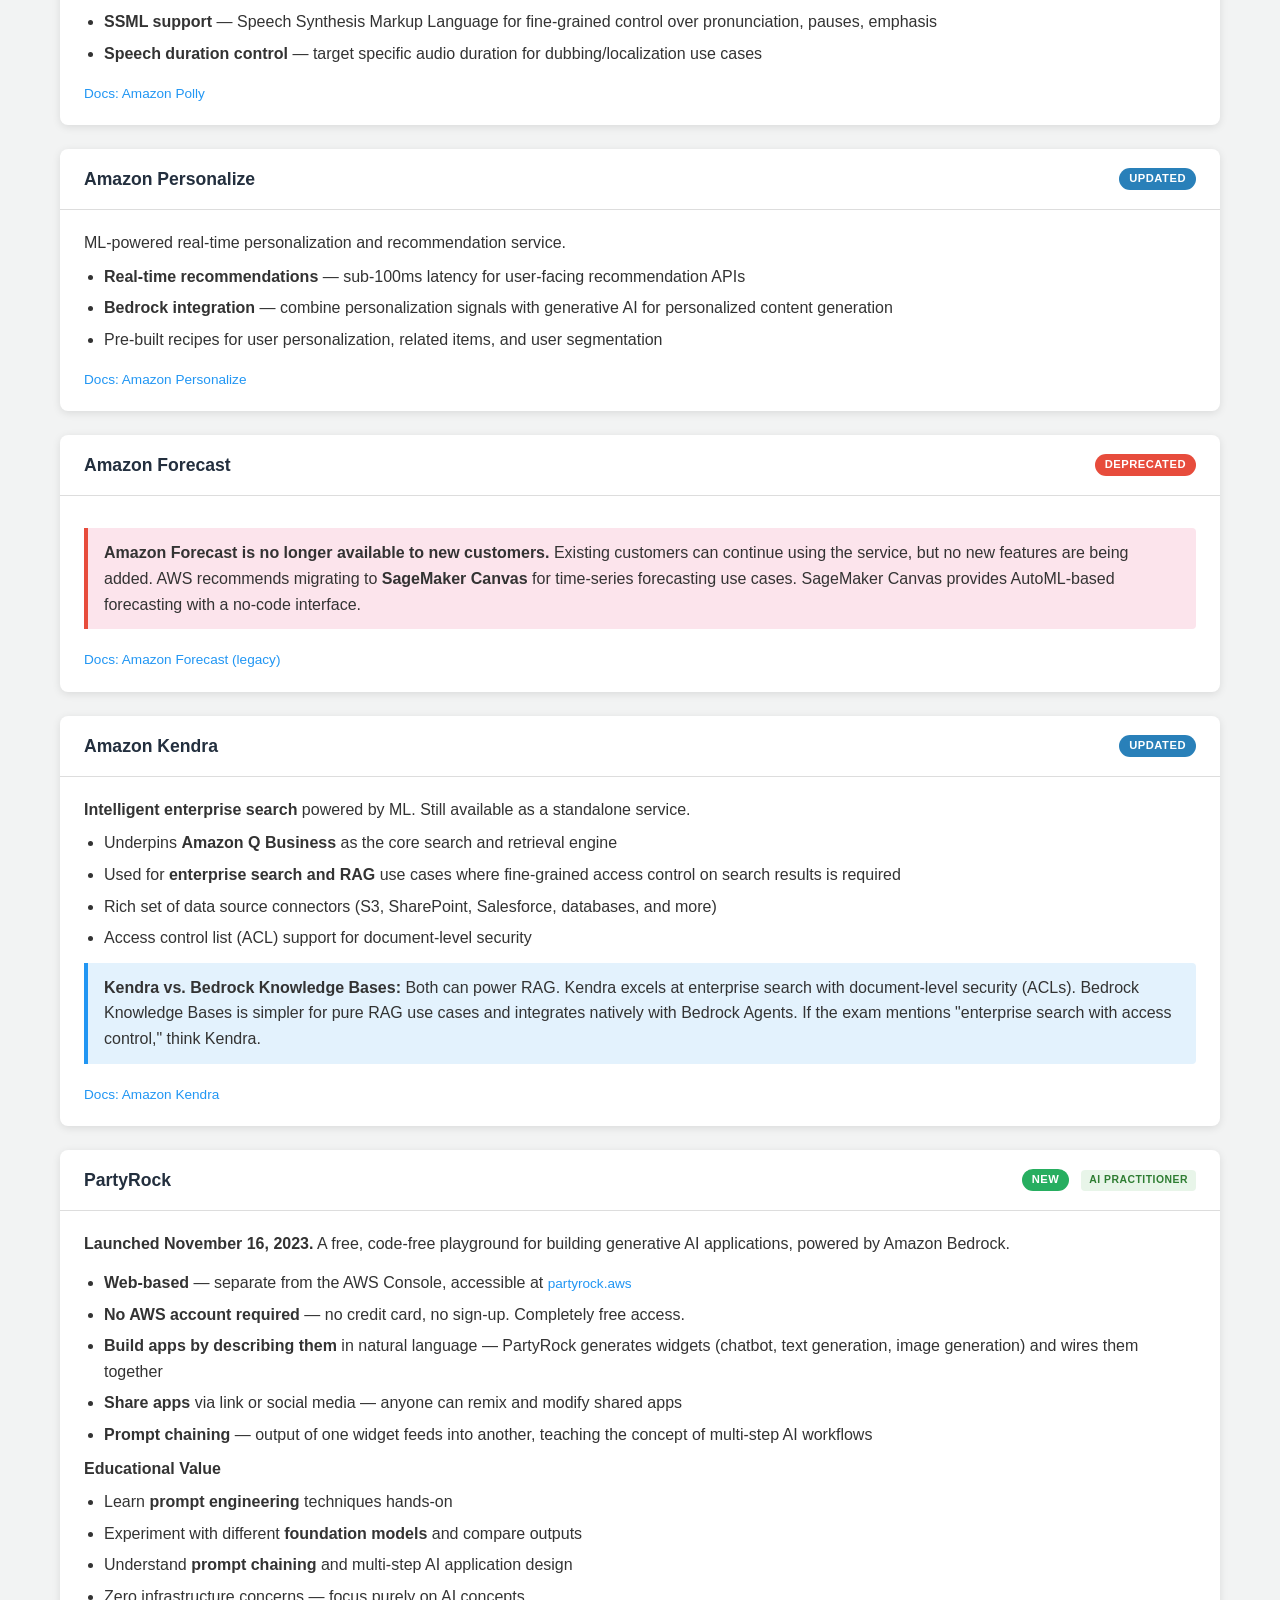
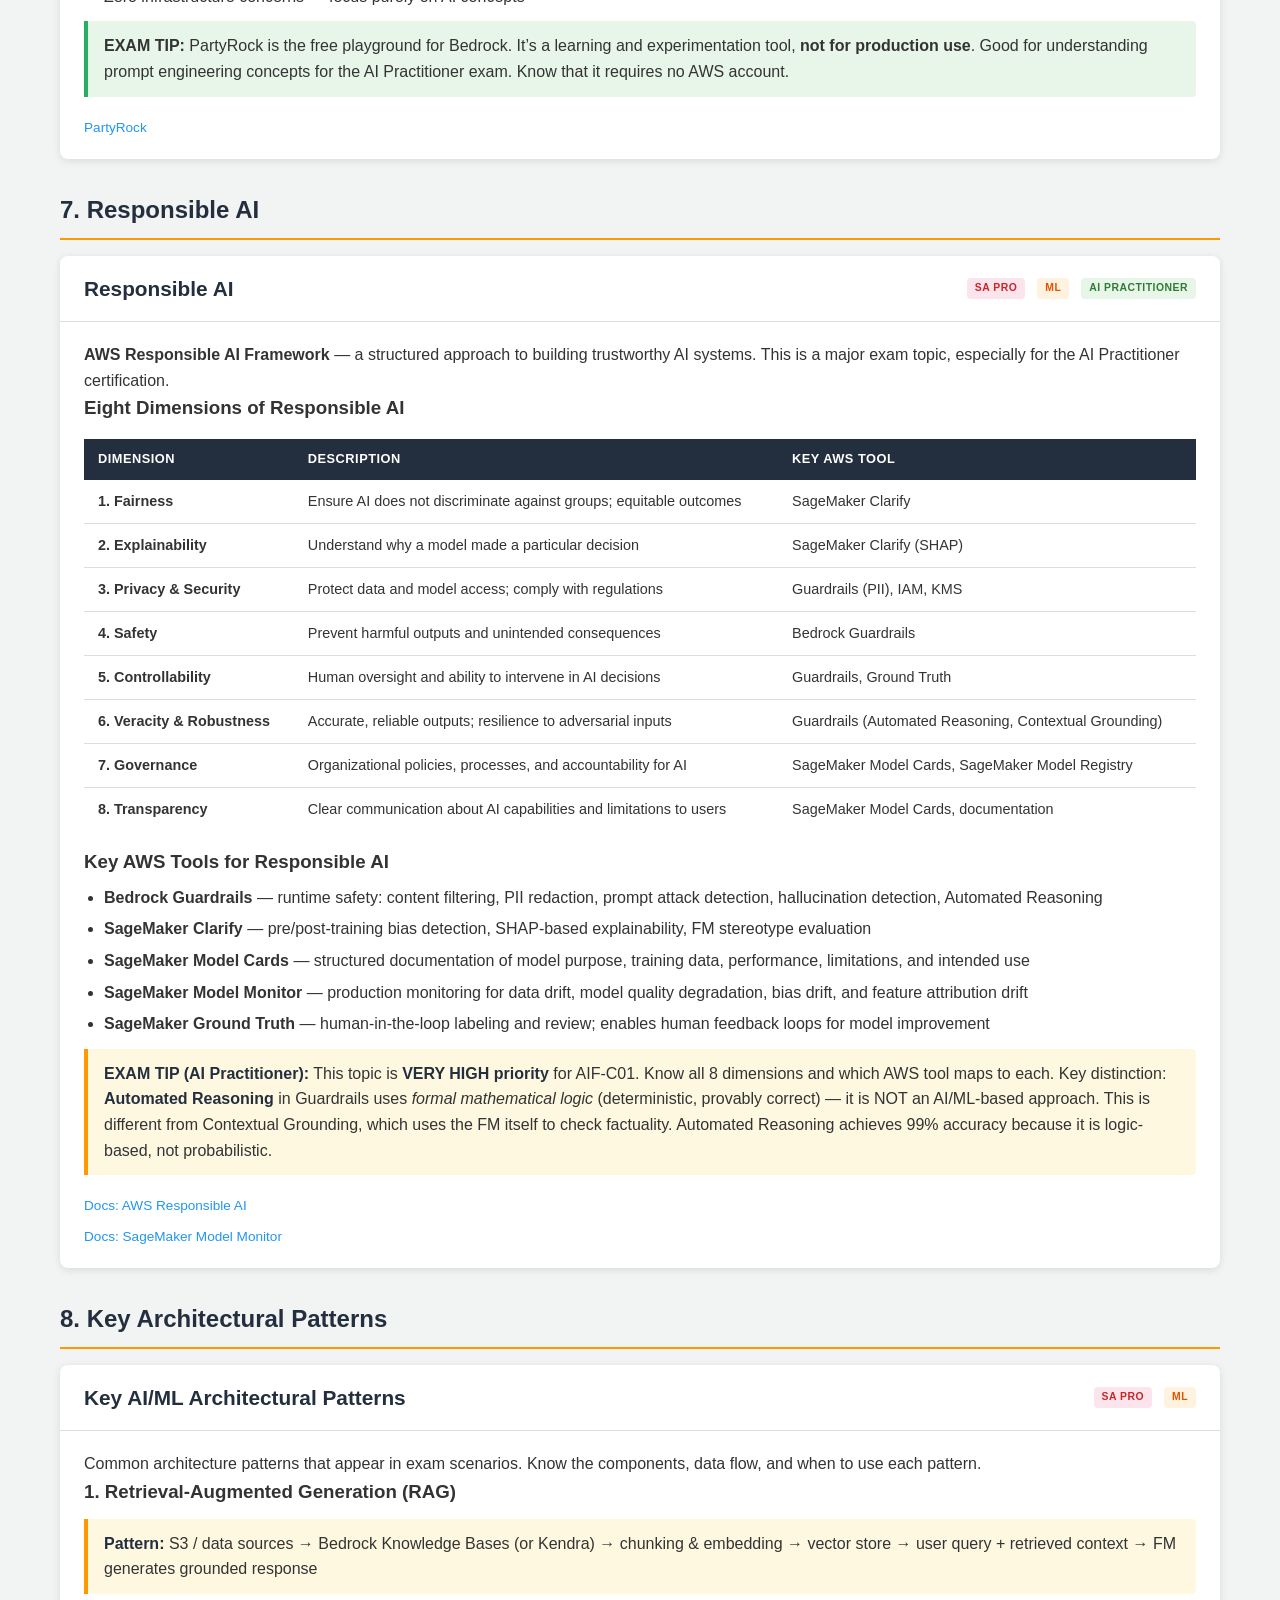
<file: aws-catchup/ai-ml.html>
<!DOCTYPE html>
<html lang="en">
<head>
    <meta charset="UTF-8">
    <meta name="viewport" content="width=device-width, initial-scale=1.0">
    <title>AI &amp; Machine Learning - AWS Catch-Up Guide 2021-2026</title>
    <link rel="stylesheet" href="style.css">
</head>
<body>

    <!-- Top Navigation -->
    <nav class="top-nav">
        <div class="nav-inner">
            <a href="index.html">Index</a>
            <a href="security-identity.html">Security &amp; Identity</a>
            <a href="ai-ml.html" class="active">AI &amp; ML</a>
            <a href="devops-iac.html">DevOps &amp; IaC</a>
            <a href="networking.html">Networking</a>
            <a href="compute-storage-db.html">Compute/Storage/DB</a>
            <a href="exam-guide.html">Exam Guide</a>
            <a href="new-services.html">New Services</a>
        </div>
    </nav>

    <!-- Page Header -->
    <header class="page-header">
        <h1><strong>AI &amp; Machine Learning</strong></h1>
        <p class="subtitle">The biggest area of AWS growth since 2021</p>
        <p class="meta">AWS Catch-Up Guide 2021&ndash;2026 &mdash; Last updated June 2026</p>
    </header>

    <main class="content">

        <!-- Table of Contents -->
        <div class="toc">
            <h3>Table of Contents</h3>
            <ul>
                <li><a href="#bedrock">1. Amazon Bedrock</a></li>
                <li><a href="#amazon-q">2. Amazon Q</a></li>
                <li><a href="#sagemaker">3. Amazon SageMaker</a></li>
                <li><a href="#trainium-inferentia">4. AWS Trainium &amp; Inferentia</a></li>
                <li><a href="#nova">5. Amazon Nova Models</a></li>
                <li><a href="#ai-ml-service-updates">6. AI/ML Service Updates</a></li>
                <li><a href="#responsible-ai">7. Responsible AI</a></li>
                <li><a href="#architectural-patterns">8. Key Architectural Patterns</a></li>
                <li><a href="#certification-landscape">9. AI/ML Certification Landscape</a></li>
            </ul>
        </div>

        <!-- ============================================================ -->
        <!-- 1. Amazon Bedrock -->
        <!-- ============================================================ -->
        <h2 class="section-title" id="bedrock">1. Amazon Bedrock</h2>

        <div class="card">
            <div class="card-header">
                <h2>Amazon Bedrock</h2>
                <span class="badge badge-new">NEW - GA Sep 2023</span>
                <span class="badge badge-exam badge-sa-pro">SA Pro</span>
                <span class="badge badge-exam badge-ml">ML</span>
                <span class="badge badge-exam badge-ai-prac">AI Practitioner</span>
            </div>
            <div class="card-body">
                <p><strong>Fully managed generative AI platform</strong> &mdash; access foundation models (FMs) from multiple providers via a single API. No infrastructure management required. Build, customize, and deploy GenAI applications at scale.</p>

                <div class="concept">
                    <strong>Core Concept:</strong> Bedrock is the serverless, API-based gateway to foundation models. You do not manage any underlying infrastructure. Think of it as the "Lambda of GenAI" &mdash; you call it, you pay per token, AWS handles the rest.
                </div>

                <h3>Foundation Models Available</h3>
                <ul>
                    <li><strong>Anthropic Claude</strong> &mdash; Claude 3.5 Sonnet, Claude 3 Opus, Claude 3 Haiku, Claude 4 family</li>
                    <li><strong>Meta Llama</strong> &mdash; Llama 3.1, Llama 3.2, Llama 4 family</li>
                    <li><strong>Amazon Nova</strong> &mdash; Micro, Lite, Pro, Premier, Canvas, Reel (AWS first-party models)</li>
                    <li><strong>Stability AI</strong> &mdash; Stable Diffusion for image generation</li>
                    <li><strong>Cohere</strong> &mdash; Command, Embed models for text and embeddings</li>
                    <li><strong>AI21 Labs</strong> &mdash; Jamba models</li>
                    <li><strong>Mistral AI</strong> &mdash; Mistral Large, Mixtral models</li>
                    <li><strong>OpenAI GPT</strong> &mdash; Added 2025/2026, GPT-4o and related models</li>
                </ul>
                <a href="https://docs.aws.amazon.com/bedrock/latest/userguide/models-supported.html" class="doc-link" target="_blank">Docs: Supported foundation models in Bedrock</a>
            </div>
        </div>

        <!-- Bedrock: Agents & AgentCore -->
        <div class="card">
            <div class="card-header">
                <h3>Bedrock &mdash; Agents &amp; AgentCore</h3>
            </div>
            <div class="card-body">
                <p>Build autonomous AI agents that can break down complex tasks, call APIs, and take multi-step actions on behalf of users.</p>
                <ul>
                    <li><strong>Multi-step task automation</strong> &mdash; agent decomposes user requests into a sequence of actions</li>
                    <li><strong>API invocation</strong> &mdash; agents call external APIs via action groups (backed by Lambda or OpenAPI schemas)</li>
                    <li><strong>Memory</strong> &mdash; persistent session context across conversations for continuity</li>
                    <li><strong>Code interpretation</strong> &mdash; agent can write and execute code to solve data analysis tasks</li>
                    <li><strong>Multi-agent collaboration</strong> &mdash; orchestrate multiple specialized agents working together</li>
                    <li><strong>AgentCore</strong> &mdash; managed infrastructure layer for deploying agents at scale with built-in observability</li>
                </ul>
                <a href="https://docs.aws.amazon.com/bedrock/latest/userguide/agents.html" class="doc-link" target="_blank">Docs: Agents for Amazon Bedrock</a>
            </div>
        </div>

        <!-- Bedrock: Knowledge Bases -->
        <div class="card">
            <div class="card-header">
                <h3>Bedrock &mdash; Knowledge Bases (RAG)</h3>
            </div>
            <div class="card-body">
                <p><strong>Managed Retrieval-Augmented Generation (RAG) service.</strong> Connect your data sources, automatically chunk/embed/index content into a vector store, and retrieve relevant context at query time to ground FM responses in your data.</p>
                <ul>
                    <li><strong>Data source connectors:</strong> Amazon S3, SharePoint, Confluence, Google Drive, Web Crawler</li>
                    <li><strong>Vector stores:</strong> Managed (Amazon OpenSearch Serverless) or custom (Pinecone, Redis, Aurora PostgreSQL with pgvector, MongoDB Atlas)</li>
                    <li><strong>Smart parsing:</strong> Automatic chunking strategies (fixed-size, semantic, hierarchical) with metadata extraction</li>
                    <li><strong>Agentic Retrieval:</strong> Knowledge base can be used as a tool by Bedrock Agents for dynamic, context-aware retrieval</li>
                    <li><strong>Pricing:</strong> Flat per-query pricing &mdash; predictable costs regardless of document volume</li>
                </ul>

                <div class="concept">
                    <strong>RAG Architecture:</strong> Data sources &rarr; Chunking &amp; Embedding &rarr; Vector Store &rarr; Query: user prompt + retrieved context &rarr; FM generates grounded response. This is the key pattern for reducing hallucination and incorporating private data.
                </div>

                <a href="https://docs.aws.amazon.com/bedrock/latest/userguide/knowledge-base.html" class="doc-link" target="_blank">Docs: Knowledge bases for Amazon Bedrock</a>
            </div>
        </div>

        <!-- Bedrock: Guardrails -->
        <div class="card">
            <div class="card-header">
                <h3>Bedrock &mdash; Guardrails</h3>
                <span class="badge badge-exam badge-sa-pro">SA Pro</span>
                <span class="badge badge-exam badge-ai-prac">AI Practitioner</span>
            </div>
            <div class="card-body">
                <p><strong>Configurable safeguards for responsible AI.</strong> Apply content filtering, topic restrictions, and safety policies to any FM &mdash; including third-party and self-hosted models. Blocks 88% of harmful content.</p>

                <h4>Six Safeguard Policies</h4>
                <ol>
                    <li><strong>Content Filters</strong> &mdash; filter harmful content across categories (hate, insults, sexual, violence, misconduct) with configurable strength levels</li>
                    <li><strong>Prompt Attack Detection</strong> &mdash; detect and block prompt injection and jailbreak attempts</li>
                    <li><strong>Denied Topics</strong> &mdash; define topics the model must refuse to engage with (e.g., competitor advice, investment recommendations)</li>
                    <li><strong>PII Redaction</strong> &mdash; automatically detect and redact/mask personally identifiable information in inputs and outputs</li>
                    <li><strong>Contextual Grounding</strong> &mdash; detect hallucinations by checking FM responses against source context and relevance thresholds</li>
                    <li><strong>Automated Reasoning</strong> &mdash; uses formal mathematical logic to validate FM outputs against policy rules. <strong>99% accuracy</strong> (deterministic, not probabilistic). This is unique to AWS.</li>
                </ol>

                <div class="tip">
                    <strong>Key Feature:</strong> Guardrails work with <strong>ANY</strong> foundation model &mdash; not just Bedrock-hosted models. You can apply them to third-party FM APIs and self-hosted models. Also supports cross-account deployment via AWS Organizations.
                </div>

                <div class="concept">
                    <strong>EXAM TIP:</strong> Guardrails is the primary answer for any question about responsible AI at runtime, content moderation for GenAI, or preventing hallucination. Automated Reasoning is a key differentiator &mdash; it uses <em>formal logic</em> (deterministic), not AI-based detection (probabilistic).
                </div>

                <a href="https://docs.aws.amazon.com/bedrock/latest/userguide/guardrails.html" class="doc-link" target="_blank">Docs: Guardrails for Amazon Bedrock</a>
            </div>
        </div>

        <!-- Bedrock: Model Evaluation -->
        <div class="card">
            <div class="card-header">
                <h3>Bedrock &mdash; Model Evaluation</h3>
            </div>
            <div class="card-body">
                <p>Compare foundation models to select the best one for your use case using automatic and human evaluation methods.</p>
                <ul>
                    <li><strong>Automatic evaluation metrics:</strong> BERT-Score (semantic similarity), ROUGE (summarization quality), F1 Score (classification accuracy), Exact Match</li>
                    <li><strong>Human evaluation:</strong> Set up human review workflows with custom criteria and rating scales</li>
                    <li><strong>Side-by-side comparison:</strong> Evaluate multiple models on the same dataset simultaneously</li>
                    <li><strong>Custom metrics:</strong> Define domain-specific evaluation criteria</li>
                </ul>
                <a href="https://docs.aws.amazon.com/bedrock/latest/userguide/model-evaluation.html" class="doc-link" target="_blank">Docs: Model evaluation in Amazon Bedrock</a>
            </div>
        </div>

        <!-- Bedrock: Fine-Tuning & Custom Models -->
        <div class="card">
            <div class="card-header">
                <h3>Bedrock &mdash; Fine-Tuning &amp; Custom Models</h3>
            </div>
            <div class="card-body">
                <p>Customize foundation models with your own data for domain-specific performance improvements.</p>
                <ul>
                    <li><strong>Continued Pre-training:</strong> Train a model on large volumes of unlabeled domain data to improve domain knowledge</li>
                    <li><strong>Fine-tuning:</strong> Train on labeled prompt-response pairs to improve performance on specific tasks</li>
                    <li><strong>Model Import:</strong> Bring your own custom-trained models (e.g., from SageMaker or Hugging Face) into Bedrock for serverless deployment</li>
                </ul>
                <a href="https://docs.aws.amazon.com/bedrock/latest/userguide/custom-models.html" class="doc-link" target="_blank">Docs: Custom models in Amazon Bedrock</a>
            </div>
        </div>

        <!-- Bedrock: Model Distillation -->
        <div class="card">
            <div class="card-header">
                <h3>Bedrock &mdash; Model Distillation</h3>
                <span class="badge badge-new">NEW</span>
            </div>
            <div class="card-body">
                <p><strong>Teacher-student model optimization.</strong> Use a large, capable model (teacher) to train a smaller, faster model (student) that mimics the teacher's performance for your specific use case.</p>
                <ul>
                    <li>Up to <strong>500% faster</strong> inference compared to the teacher model</li>
                    <li>Up to <strong>75% cheaper</strong> per request</li>
                    <li>Less than <strong>2% accuracy loss</strong> vs. the teacher model on target tasks</li>
                    <li>Automated process &mdash; provide sample prompts, Bedrock handles the rest</li>
                </ul>

                <div class="concept">
                    <strong>EXAM TIP:</strong> Distillation is a cost optimization strategy. When the exam asks about reducing GenAI costs while maintaining quality, distillation is a key answer alongside prompt routing and caching.
                </div>

                <a href="https://docs.aws.amazon.com/bedrock/latest/userguide/model-distillation.html" class="doc-link" target="_blank">Docs: Model distillation in Amazon Bedrock</a>
            </div>
        </div>

        <!-- Bedrock: Intelligent Prompt Routing -->
        <div class="card">
            <div class="card-header">
                <h3>Bedrock &mdash; Intelligent Prompt Routing</h3>
                <span class="badge badge-new">NEW</span>
            </div>
            <div class="card-body">
                <p>Automatically routes each prompt to the optimal model within a model family based on complexity. Simple prompts go to smaller/cheaper models; complex prompts go to larger/more capable models.</p>
                <ul>
                    <li>Up to <strong>30% cost reduction</strong> with no quality degradation</li>
                    <li>Works within a model family (e.g., Claude Haiku vs. Claude Sonnet)</li>
                    <li>No code changes required &mdash; configure the routing profile and call the endpoint</li>
                </ul>
                <a href="https://docs.aws.amazon.com/bedrock/latest/userguide/prompt-routing.html" class="doc-link" target="_blank">Docs: Intelligent prompt routing</a>
            </div>
        </div>

        <!-- Bedrock: Prompt Caching -->
        <div class="card">
            <div class="card-header">
                <h3>Bedrock &mdash; Prompt Caching</h3>
                <span class="badge badge-new">NEW</span>
            </div>
            <div class="card-body">
                <p>Cache frequently used prompt prefixes (system prompts, few-shot examples, long context documents) to avoid reprocessing them on every request.</p>
                <ul>
                    <li>Up to <strong>90% cost reduction</strong> on cached tokens</li>
                    <li>Up to <strong>85% latency reduction</strong> on cache hits</li>
                    <li>Ideal for applications with shared system prompts or repeated context across requests</li>
                    <li>Configurable cache TTL</li>
                </ul>
                <a href="https://docs.aws.amazon.com/bedrock/latest/userguide/prompt-caching.html" class="doc-link" target="_blank">Docs: Prompt caching in Amazon Bedrock</a>
            </div>
        </div>

        <!-- Bedrock: Pricing -->
        <div class="card">
            <div class="card-header">
                <h3>Bedrock &mdash; Pricing Model</h3>
            </div>
            <div class="card-body">
                <table>
                    <thead>
                        <tr>
                            <th>Pricing Tier</th>
                            <th>How It Works</th>
                            <th>Best For</th>
                        </tr>
                    </thead>
                    <tbody>
                        <tr>
                            <td><strong>On-Demand</strong></td>
                            <td>Pay per input/output token, no commitment</td>
                            <td>Variable workloads, experimentation</td>
                        </tr>
                        <tr>
                            <td><strong>Batch</strong></td>
                            <td>Submit batch jobs, 50% lower cost than on-demand</td>
                            <td>Non-real-time processing, bulk analysis</td>
                        </tr>
                        <tr>
                            <td><strong>Provisioned Throughput</strong></td>
                            <td>Reserved model units for guaranteed capacity</td>
                            <td>Predictable, high-volume production workloads</td>
                        </tr>
                    </tbody>
                </table>

                <h4>Service Tiers (for on-demand)</h4>
                <ul>
                    <li><strong>Standard</strong> &mdash; default tier, best-effort throughput</li>
                    <li><strong>Flex</strong> &mdash; lower cost, variable latency (queued processing)</li>
                    <li><strong>Priority</strong> &mdash; higher throughput guarantees during peak demand</li>
                    <li><strong>Reserved</strong> &mdash; committed throughput with term discounts</li>
                </ul>

                <div class="concept">
                    <strong>EXAM TIP &mdash; Cost Optimization Trio:</strong> Know the three Bedrock cost optimization features: <strong>Model Distillation</strong> (smaller model, same quality), <strong>Intelligent Prompt Routing</strong> (right-size per request), and <strong>Prompt Caching</strong> (avoid reprocessing). Exam loves asking about cost-optimized GenAI architectures.
                </div>
            </div>
        </div>


        <!-- ============================================================ -->
        <!-- 2. Amazon Q -->
        <!-- ============================================================ -->
        <h2 class="section-title" id="amazon-q">2. Amazon Q</h2>

        <div class="card">
            <div class="card-header">
                <h2>Amazon Q</h2>
                <span class="badge badge-new">NEW - GA April 2024</span>
                <span class="badge badge-exam badge-sa-pro">SA Pro</span>
                <span class="badge badge-exam badge-devops">DevOps</span>
            </div>
            <div class="card-body">
                <p><strong>AWS's AI-powered assistant family.</strong> Amazon Q comes in four variants, each purpose-built for a different audience. This is a critical service to understand &mdash; the exam expects you to know which variant to recommend for each scenario.</p>

                <h3>Q Developer</h3>
                <ul>
                    <li>AI-powered code generation, completion, and debugging in IDEs (VS Code, JetBrains, CLI)</li>
                    <li>Security scanning &mdash; identifies vulnerabilities in generated and existing code</li>
                    <li><strong>.NET and Java modernization</strong> &mdash; automated code transformation to modern frameworks (e.g., .NET Framework to .NET Core, Java 8 to Java 17)</li>
                    <li>AWS console expert &mdash; ask questions about AWS services and get contextual answers</li>
                    <li><strong>Replaced Amazon CodeWhisperer</strong> (CodeWhisperer was rebranded to Q Developer)</li>
                </ul>
                <a href="https://docs.aws.amazon.com/amazonq/latest/qdeveloper-ug/what-is.html" class="doc-link" target="_blank">Docs: Amazon Q Developer</a>

                <h3>Q Business</h3>
                <ul>
                    <li>Enterprise knowledge assistant &mdash; connects to your organization's data and provides answers grounded in internal content</li>
                    <li><strong>50+ built-in actions</strong> &mdash; integrates with Jira, Salesforce, ServiceNow, Slack, Microsoft Teams, and more</li>
                    <li><strong>Q Apps</strong> &mdash; no-code app builder powered by natural language; create lightweight internal tools from conversation</li>
                    <li>Accessible from browser, Slack, and Microsoft Teams</li>
                    <li>IAM Identity Center integration for user management and access control</li>
                </ul>
                <a href="https://docs.aws.amazon.com/amazonq/latest/qbusiness-ug/what-is.html" class="doc-link" target="_blank">Docs: Amazon Q Business</a>

                <h3>Q in QuickSight</h3>
                <ul>
                    <li>Natural language to dashboards and visualizations</li>
                    <li>Ask questions in plain English, get charts, graphs, and insights</li>
                    <li>Integrated directly into Amazon QuickSight BI platform</li>
                </ul>
                <a href="https://docs.aws.amazon.com/quicksight/latest/user/working-with-quicksight-q.html" class="doc-link" target="_blank">Docs: Q in QuickSight</a>

                <h3>Q in Connect</h3>
                <ul>
                    <li>Contact center agent assist for Amazon Connect</li>
                    <li>Real-time recommendations and answers during customer calls</li>
                    <li>Surfaces knowledge base articles, suggested responses, and next-best-action guidance</li>
                </ul>
                <a href="https://docs.aws.amazon.com/connect/latest/adminguide/amazon-q-connect.html" class="doc-link" target="_blank">Docs: Q in Connect</a>

                <div class="concept">
                    <strong>EXAM TIP:</strong> Know all 4 variants. <strong>Q Developer</strong> = code + modernization scenarios (.NET/Java). <strong>Q Business</strong> = enterprise search / internal knowledge assistant. <strong>Q in QuickSight</strong> = BI/analytics. <strong>Q in Connect</strong> = contact center. When the exam says "AI-powered code transformation," the answer is Q Developer, not CodeWhisperer.
                </div>
            </div>
        </div>


        <!-- ============================================================ -->
        <!-- 3. Amazon SageMaker -->
        <!-- ============================================================ -->
        <h2 class="section-title" id="sagemaker">3. Amazon SageMaker</h2>

        <div class="card">
            <div class="card-header">
                <h2>Amazon SageMaker</h2>
                <span class="badge badge-updated">MAJOR UPDATE</span>
                <span class="badge badge-exam badge-ml">ML</span>
                <span class="badge badge-exam badge-sa-pro">SA Pro</span>
            </div>
            <div class="card-body">
                <p><strong>Full lifecycle ML platform</strong> that has undergone massive restructuring since 2021. SageMaker is now an umbrella covering everything from no-code ML to distributed training at scale.</p>
            </div>
        </div>

        <!-- SageMaker Unified Studio -->
        <div class="card">
            <div class="card-header">
                <h3>SageMaker Unified Studio</h3>
                <span class="badge badge-new">NEW - re:Invent 2024</span>
            </div>
            <div class="card-body">
                <p>A single interface that combines ML, data engineering, and analytics workflows. Previously these were separate tools (SageMaker Studio, DataZone, EMR Studio, Athena, etc.).</p>
                <ul>
                    <li>Built on <strong>Amazon DataZone</strong> for data governance and cataloging</li>
                    <li>Integrated IDEs: <strong>JupyterLab</strong>, <strong>Code Editor</strong> (VS Code-based), <strong>RStudio</strong></li>
                    <li><strong>SageMaker Catalog</strong> &mdash; unified governance layer for discovering and managing ML models, datasets, and features across teams</li>
                    <li>Combines previously siloed SageMaker Studio, SageMaker Domain, and DataZone into one experience</li>
                </ul>
                <a href="https://docs.aws.amazon.com/sagemaker/latest/dg/studio.html" class="doc-link" target="_blank">Docs: SageMaker Unified Studio</a>
            </div>
        </div>

        <!-- SageMaker JumpStart -->
        <div class="card">
            <div class="card-header">
                <h3>SageMaker JumpStart</h3>
                <span class="badge badge-updated">UPDATED</span>
            </div>
            <div class="card-body">
                <p><strong>ML hub with foundation models, pre-trained models, and solution templates</strong> from multiple providers. More than just GenAI &mdash; includes traditional ML models, computer vision, NLP, and tabular models.</p>
                <ul>
                    <li>Access FMs from Hugging Face, Meta, Stability AI, and others &mdash; deploy to SageMaker endpoints</li>
                    <li>Fine-tune models within SageMaker with full control over training infrastructure</li>
                    <li>Pre-built solution templates for common ML use cases</li>
                    <li>Full infrastructure control &mdash; choose instance types, configure autoscaling, set up A/B testing</li>
                </ul>

                <div class="info">
                    <strong>JumpStart vs. Bedrock &mdash; Key Distinction:</strong><br>
                    <strong>SageMaker JumpStart</strong> = broader ML hub with full infrastructure control. You manage endpoints, scaling, and deployment. Supports both GenAI and traditional ML.<br>
                    <strong>Amazon Bedrock</strong> = serverless, API-based FM access. No infrastructure to manage. GenAI only.<br>
                    <em>When the exam asks about "more control over model deployment" or "custom inference endpoints," the answer is JumpStart. When it asks about "simplest way to access FMs" or "fully managed GenAI," the answer is Bedrock.</em>
                </div>

                <a href="https://docs.aws.amazon.com/sagemaker/latest/dg/studio-jumpstart.html" class="doc-link" target="_blank">Docs: SageMaker JumpStart</a>
            </div>
        </div>

        <!-- SageMaker Canvas -->
        <div class="card">
            <div class="card-header">
                <h3>SageMaker Canvas</h3>
                <span class="badge badge-updated">UPDATED</span>
            </div>
            <div class="card-body">
                <p><strong>No-code ML for business analysts.</strong> Build, train, and deploy ML models using a visual, point-and-click interface &mdash; no coding or ML expertise required.</p>
                <ul>
                    <li><strong>AutoML</strong> &mdash; automatically selects algorithms, tunes hyperparameters, and trains models</li>
                    <li>Connects to <strong>50+ data sources</strong> including S3, Redshift, Snowflake, SaaS applications</li>
                    <li>Supports <strong>300+ built-in analyses</strong> for classification, regression, forecasting, NLP, and computer vision</li>
                    <li><strong>Replaces Amazon Forecast</strong> for time-series forecasting use cases (Forecast is deprecated)</li>
                    <li>Chat-based model building with natural language</li>
                </ul>

                <div class="warning">
                    <strong>Amazon Forecast is DEPRECATED.</strong> It is no longer available to new customers. SageMaker Canvas is the recommended replacement for all time-series forecasting use cases. Existing Forecast users should migrate.
                </div>

                <a href="https://docs.aws.amazon.com/sagemaker/latest/dg/canvas.html" class="doc-link" target="_blank">Docs: SageMaker Canvas</a>
            </div>
        </div>

        <!-- SageMaker HyperPod -->
        <div class="card">
            <div class="card-header">
                <h3>SageMaker HyperPod</h3>
                <span class="badge badge-new">NEW</span>
                <span class="badge badge-exam badge-ml">ML</span>
            </div>
            <div class="card-body">
                <p><strong>Managed distributed training infrastructure</strong> purpose-built for training large foundation models at scale. Handles the hard parts of distributed training automatically.</p>
                <ul>
                    <li><strong>Checkpointless training</strong> &mdash; innovative approach that reduces checkpoint overhead for long-running training jobs</li>
                    <li><strong>Automatic fault detection and repair</strong> &mdash; detects hardware failures and automatically replaces faulty nodes without restarting the entire training job</li>
                    <li>Up to <strong>40% reduction</strong> in training cost and time compared to self-managed distributed training</li>
                    <li>Supports Slurm and Amazon EKS orchestrators</li>
                    <li>Integrates with AWS Trainium and NVIDIA GPU instances</li>
                </ul>
                <a href="https://docs.aws.amazon.com/sagemaker/latest/dg/sagemaker-hyperpod.html" class="doc-link" target="_blank">Docs: SageMaker HyperPod</a>
            </div>
        </div>

        <!-- SageMaker Clarify -->
        <div class="card">
            <div class="card-header">
                <h3>SageMaker Clarify</h3>
                <span class="badge badge-updated">UPDATED</span>
                <span class="badge badge-exam badge-ml">ML</span>
                <span class="badge badge-exam badge-ai-prac">AI Practitioner</span>
            </div>
            <div class="card-body">
                <p><strong>Bias detection and model explainability</strong> for both traditional ML models and foundation models.</p>
                <ul>
                    <li><strong>Pre-training bias detection</strong> &mdash; analyze training data for imbalances before training</li>
                    <li><strong>Post-training bias detection</strong> &mdash; evaluate model predictions for disparate impact across groups</li>
                    <li><strong>FM stereotype evaluation</strong> &mdash; test foundation models for stereotypical associations and biases</li>
                    <li><strong>Explainability</strong> &mdash; SHAP-based feature attribution for model predictions</li>
                    <li>Supports <strong>ISO 42001</strong> (AI management system) compliance documentation</li>
                </ul>
                <a href="https://docs.aws.amazon.com/sagemaker/latest/dg/clarify-configure-processing-jobs.html" class="doc-link" target="_blank">Docs: SageMaker Clarify</a>
            </div>
        </div>

        <!-- SageMaker EXAM TIP -->
        <div class="card">
            <div class="card-header">
                <h3>SageMaker &mdash; Exam Decision Matrix</h3>
            </div>
            <div class="card-body">
                <table>
                    <thead>
                        <tr>
                            <th>Scenario</th>
                            <th>Answer</th>
                            <th>Why</th>
                        </tr>
                    </thead>
                    <tbody>
                        <tr>
                            <td>Data scientist needs full control over training</td>
                            <td>SageMaker Studio / SageMaker AI</td>
                            <td>Code-based, full ML lifecycle</td>
                        </tr>
                        <tr>
                            <td>Business analyst needs ML predictions</td>
                            <td>SageMaker Canvas</td>
                            <td>No-code, visual interface</td>
                        </tr>
                        <tr>
                            <td>Deploy FM with custom infrastructure</td>
                            <td>SageMaker JumpStart</td>
                            <td>Infrastructure control over endpoints</td>
                        </tr>
                        <tr>
                            <td>Simplest FM access, no infra management</td>
                            <td>Amazon Bedrock</td>
                            <td>Serverless API, per-token pricing</td>
                        </tr>
                        <tr>
                            <td>Training a massive FM from scratch</td>
                            <td>SageMaker HyperPod</td>
                            <td>Distributed training, fault tolerance</td>
                        </tr>
                        <tr>
                            <td>Time-series forecasting</td>
                            <td>SageMaker Canvas</td>
                            <td>Replaces deprecated Amazon Forecast</td>
                        </tr>
                    </tbody>
                </table>
            </div>
        </div>


        <!-- ============================================================ -->
        <!-- 4. AWS Trainium & Inferentia -->
        <!-- ============================================================ -->
        <h2 class="section-title" id="trainium-inferentia">4. AWS Trainium &amp; Inferentia</h2>

        <div class="card">
            <div class="card-header">
                <h2>AWS Trainium &amp; Inferentia</h2>
                <span class="badge badge-new">NEW/UPDATED</span>
                <span class="badge badge-exam badge-ml">ML</span>
            </div>
            <div class="card-body">
                <p>AWS-designed custom silicon for ML workloads. Cost-optimized alternatives to NVIDIA GPUs for training and inference.</p>

                <h3>Trainium (Training)</h3>
                <p>Purpose-built chips for training ML models at scale.</p>
                <table>
                    <thead>
                        <tr>
                            <th>Generation</th>
                            <th>Instance</th>
                            <th>Key Specs</th>
                        </tr>
                    </thead>
                    <tbody>
                        <tr>
                            <td>Trainium (Gen1)</td>
                            <td>Trn1</td>
                            <td>First generation, up to 16 chips per instance</td>
                        </tr>
                        <tr>
                            <td>Trainium2 (Gen2)</td>
                            <td>Trn2</td>
                            <td>4x training performance vs. Trn1, improved networking</td>
                        </tr>
                        <tr>
                            <td>Trainium3 (Latest)</td>
                            <td>TBD</td>
                            <td>8 NeuronCore engines, 144GB HBM3e memory per chip</td>
                        </tr>
                    </tbody>
                </table>
                <p><strong>UltraServers:</strong> Aggregated configurations with up to 144 Trainium chips for extremely large training jobs.</p>

                <h3>Inferentia (Inference)</h3>
                <p>Purpose-built chips for running ML inference at low cost and high throughput.</p>
                <table>
                    <thead>
                        <tr>
                            <th>Generation</th>
                            <th>Instance</th>
                            <th>Key Specs</th>
                        </tr>
                    </thead>
                    <tbody>
                        <tr>
                            <td>Inferentia (Gen1)</td>
                            <td>Inf1</td>
                            <td>4 NeuronCores per chip, cost-effective baseline inference</td>
                        </tr>
                        <tr>
                            <td>Inferentia2 (Gen2)</td>
                            <td>Inf2</td>
                            <td>32GB HBM per chip, 4x throughput, 10x lower latency vs. Inf1</td>
                        </tr>
                    </tbody>
                </table>

                <h3>AWS Neuron SDK</h3>
                <p>Unified SDK for both Trainium and Inferentia. Provides compiler, runtime, profiling, and framework integration (PyTorch, TensorFlow, JAX).</p>

                <div class="concept">
                    <strong>Key Concept:</strong> <strong>Trainium = training</strong>, <strong>Inferentia = inference</strong>. Both are cost-optimization strategies vs. GPU instances (p4d, p5, g5, etc.). The exam tests whether you know which chip is for which workload, and when to recommend custom silicon over GPUs.
                </div>

                <a href="https://docs.aws.amazon.com/ec2/latest/instancetypes/ec2-instance-type-specifications.html" class="doc-link" target="_blank">Docs: EC2 Instance Types (Trn/Inf families)</a>
                <br>
                <a href="https://awsdocs-neuron.readthedocs-hosted.com/en/latest/" class="doc-link" target="_blank">Docs: AWS Neuron SDK</a>
            </div>
        </div>


        <!-- ============================================================ -->
        <!-- 5. Amazon Nova Models -->
        <!-- ============================================================ -->
        <h2 class="section-title" id="nova">5. Amazon Nova Models</h2>

        <div class="card">
            <div class="card-header">
                <h2>Amazon Nova Models</h2>
                <span class="badge badge-new">NEW - Dec 2024</span>
            </div>
            <div class="card-body">
                <p><strong>AWS's own first-party foundation models</strong>, available through Amazon Bedrock. Positioned as cost-effective alternatives with tight AWS service integration.</p>

                <h3>Nova Generation 1 (Dec 2024)</h3>
                <table>
                    <thead>
                        <tr>
                            <th>Model</th>
                            <th>Type</th>
                            <th>Description</th>
                        </tr>
                    </thead>
                    <tbody>
                        <tr>
                            <td><strong>Nova Micro</strong></td>
                            <td>Text only</td>
                            <td>Fastest, lowest cost. Text-only input/output. Ideal for simple tasks.</td>
                        </tr>
                        <tr>
                            <td><strong>Nova Lite</strong></td>
                            <td>Multimodal</td>
                            <td>Low-cost multimodal. Processes text, images, and video. Best price-performance.</td>
                        </tr>
                        <tr>
                            <td><strong>Nova Pro</strong></td>
                            <td>Multimodal</td>
                            <td>Highly capable multimodal. Best accuracy-cost balance for complex tasks.</td>
                        </tr>
                        <tr>
                            <td><strong>Nova Premier</strong></td>
                            <td>Multimodal</td>
                            <td>Most capable Nova model. Best for complex reasoning and agentic workflows.</td>
                        </tr>
                        <tr>
                            <td><strong>Nova Canvas</strong></td>
                            <td>Image generation</td>
                            <td>Text-to-image and image editing. Watermark detection built in.</td>
                        </tr>
                        <tr>
                            <td><strong>Nova Reel</strong></td>
                            <td>Video generation</td>
                            <td>Text-to-video and image-to-video generation.</td>
                        </tr>
                    </tbody>
                </table>

                <h3>Nova Generation 2 &amp; Beyond (2025&ndash;2026)</h3>
                <ul>
                    <li><strong>Nova 2 Lite</strong> &mdash; improved Gen2 version of the lightweight multimodal model</li>
                    <li><strong>Nova 2 Sonic</strong> &mdash; speech-to-speech model for real-time voice interactions</li>
                    <li><strong>Nova Forge</strong> &mdash; build your own custom Nova model with proprietary data</li>
                    <li><strong>Nova Act</strong> &mdash; browser automation agent, can navigate and interact with web applications</li>
                </ul>

                <div class="info">
                    <strong>Positioning:</strong> Nova models are designed as cost-effective alternatives to third-party models, with deep integration into AWS services (Knowledge Bases, Agents, Guardrails). They are not necessarily the most capable models in Bedrock, but they offer the best price-performance for many use cases and have no licensing restrictions on training data.
                </div>

                <a href="https://docs.aws.amazon.com/nova/latest/userguide/what-is-nova.html" class="doc-link" target="_blank">Docs: Amazon Nova</a>
            </div>
        </div>


        <!-- ============================================================ -->
        <!-- 6. AI/ML Service Updates -->
        <!-- ============================================================ -->
        <h2 class="section-title" id="ai-ml-service-updates">6. AI/ML Service Updates</h2>

        <!-- Lex V2 -->
        <div class="card">
            <div class="card-header">
                <h3>Amazon Lex V2</h3>
                <span class="badge badge-updated">MAJOR UPDATE</span>
                <span class="badge badge-exam badge-sa-pro">SA Pro</span>
            </div>
            <div class="card-body">
                <p>Conversational AI service for building chatbots and voice bots. V2 is a complete redesign.</p>
                <ul>
                    <li><strong>Redesigned API</strong> &mdash; not backward compatible with V1. Separate console, SDK calls, and resource model</li>
                    <li><strong>Assisted NLU using LLMs</strong> &mdash; leverage large language models to improve intent recognition and slot filling without extensive training data</li>
                    <li><strong>Conditional branching</strong> &mdash; build complex conversation flows directly in Lex without needing Lambda functions for routing logic</li>
                    <li><strong>Multi-region replication</strong> &mdash; replicate bots across regions for DR and low-latency global deployment</li>
                    <li><strong>Visual conversation builder</strong> &mdash; drag-and-drop UI for designing conversation flows</li>
                    <li><strong>GenAI-powered bot generation</strong> &mdash; describe your bot in natural language, Lex generates the intents and slots</li>
                </ul>

                <div class="warning">
                    <strong>Lex V1 is deprecated.</strong> All new development should use Lex V2. The APIs are not interchangeable. Exam questions about Lex will be V2-focused.
                </div>

                <a href="https://docs.aws.amazon.com/lexv2/latest/dg/what-is.html" class="doc-link" target="_blank">Docs: Amazon Lex V2</a>
            </div>
        </div>

        <!-- Rekognition -->
        <div class="card">
            <div class="card-header">
                <h3>Amazon Rekognition</h3>
                <span class="badge badge-updated">UPDATED</span>
            </div>
            <div class="card-body">
                <p>Image and video analysis service with pre-trained and customizable computer vision capabilities.</p>
                <ul>
                    <li><strong>Face Liveness Detection</strong> (new) &mdash; verify that a user in front of a camera is a real person, not a photo/video/mask. Critical for identity verification workflows.</li>
                    <li><strong>Custom Labels</strong> &mdash; AutoML-based custom object/scene detection. Train custom models with as few as 10 images.</li>
                    <li><strong>PPE Detection</strong> &mdash; detect personal protective equipment (hard hats, face covers, gloves) in images for workplace safety compliance.</li>
                </ul>
                <a href="https://docs.aws.amazon.com/rekognition/latest/dg/what-is.html" class="doc-link" target="_blank">Docs: Amazon Rekognition</a>
            </div>
        </div>

        <!-- Comprehend -->
        <div class="card">
            <div class="card-header">
                <h3>Amazon Comprehend</h3>
                <span class="badge badge-updated">UPDATED</span>
            </div>
            <div class="card-body">
                <p>Natural language processing (NLP) service for extracting insights from text.</p>
                <ul>
                    <li><strong>PII Detection &amp; Redaction</strong> &mdash; enhanced with more entity types, real-time API for streaming redaction</li>
                    <li><strong>Custom classification</strong> &mdash; train custom text classifiers with your own labeled data for domain-specific categorization</li>
                    <li>Sentiment analysis, entity recognition, key phrase extraction, language detection, topic modeling</li>
                </ul>
                <a href="https://docs.aws.amazon.com/comprehend/latest/dg/what-is.html" class="doc-link" target="_blank">Docs: Amazon Comprehend</a>
            </div>
        </div>

        <!-- Textract -->
        <div class="card">
            <div class="card-header">
                <h3>Amazon Textract</h3>
                <span class="badge badge-updated">UPDATED</span>
            </div>
            <div class="card-body">
                <p>ML-powered document text and data extraction. Goes beyond OCR to understand document structure.</p>
                <ul>
                    <li><strong>Lending Analysis</strong> &mdash; pre-trained for mortgage and lending documents. Automatically classifies and extracts fields from loan applications, tax forms, pay stubs.</li>
                    <li><strong>Expense Analysis</strong> &mdash; specialized extraction for invoices and receipts. Understands line items, totals, vendor information.</li>
                    <li><strong>Custom Queries</strong> &mdash; ask natural-language questions about a document, Textract extracts the specific answer (e.g., "What is the patient's date of birth?")</li>
                </ul>
                <a href="https://docs.aws.amazon.com/textract/latest/dg/what-is.html" class="doc-link" target="_blank">Docs: Amazon Textract</a>
            </div>
        </div>

        <!-- Transcribe -->
        <div class="card">
            <div class="card-header">
                <h3>Amazon Transcribe</h3>
                <span class="badge badge-updated">UPDATED</span>
            </div>
            <div class="card-body">
                <p>Automatic speech recognition (ASR) service that converts audio to text.</p>
                <ul>
                    <li><strong>Call Analytics with GenAI summaries</strong> &mdash; automatically generate structured summaries of customer calls, including action items, sentiment, and issues discussed</li>
                    <li><strong>Toxicity Detection</strong> (new) &mdash; detect toxic content in audio transcriptions across 7 categories</li>
                    <li><strong>Amazon Transcribe Medical</strong> &mdash; HIPAA-eligible medical transcription with specialized medical vocabularies</li>
                    <li>Custom vocabulary, automatic language detection, speaker diarization, real-time streaming transcription</li>
                </ul>
                <a href="https://docs.aws.amazon.com/transcribe/latest/dg/what-is.html" class="doc-link" target="_blank">Docs: Amazon Transcribe</a>
            </div>
        </div>

        <!-- Polly -->
        <div class="card">
            <div class="card-header">
                <h3>Amazon Polly</h3>
                <span class="badge badge-updated">UPDATED</span>
            </div>
            <div class="card-body">
                <p>Text-to-speech (TTS) service that converts text into lifelike speech.</p>
                <ul>
                    <li><strong>Neural TTS</strong> &mdash; higher quality, more natural-sounding voices using deep learning</li>
                    <li><strong>Generative AI voices</strong> &mdash; newest voice engine with the most natural and expressive speech</li>
                    <li><strong>SSML support</strong> &mdash; Speech Synthesis Markup Language for fine-grained control over pronunciation, pauses, emphasis</li>
                    <li><strong>Speech duration control</strong> &mdash; target specific audio duration for dubbing/localization use cases</li>
                </ul>
                <a href="https://docs.aws.amazon.com/polly/latest/dg/what-is.html" class="doc-link" target="_blank">Docs: Amazon Polly</a>
            </div>
        </div>

        <!-- Personalize -->
        <div class="card">
            <div class="card-header">
                <h3>Amazon Personalize</h3>
                <span class="badge badge-updated">UPDATED</span>
            </div>
            <div class="card-body">
                <p>ML-powered real-time personalization and recommendation service.</p>
                <ul>
                    <li><strong>Real-time recommendations</strong> &mdash; sub-100ms latency for user-facing recommendation APIs</li>
                    <li><strong>Bedrock integration</strong> &mdash; combine personalization signals with generative AI for personalized content generation</li>
                    <li>Pre-built recipes for user personalization, related items, and user segmentation</li>
                </ul>
                <a href="https://docs.aws.amazon.com/personalize/latest/dg/what-is-personalize.html" class="doc-link" target="_blank">Docs: Amazon Personalize</a>
            </div>
        </div>

        <!-- Forecast -->
        <div class="card">
            <div class="card-header">
                <h3>Amazon Forecast</h3>
                <span class="badge badge-deprecated">DEPRECATED</span>
            </div>
            <div class="card-body">
                <div class="warning">
                    <strong>Amazon Forecast is no longer available to new customers.</strong> Existing customers can continue using the service, but no new features are being added. AWS recommends migrating to <strong>SageMaker Canvas</strong> for time-series forecasting use cases. SageMaker Canvas provides AutoML-based forecasting with a no-code interface.
                </div>
                <a href="https://docs.aws.amazon.com/forecast/latest/dg/what-is-forecast.html" class="doc-link" target="_blank">Docs: Amazon Forecast (legacy)</a>
            </div>
        </div>

        <!-- Kendra -->
        <div class="card">
            <div class="card-header">
                <h3>Amazon Kendra</h3>
                <span class="badge badge-updated">UPDATED</span>
            </div>
            <div class="card-body">
                <p><strong>Intelligent enterprise search</strong> powered by ML. Still available as a standalone service.</p>
                <ul>
                    <li>Underpins <strong>Amazon Q Business</strong> as the core search and retrieval engine</li>
                    <li>Used for <strong>enterprise search and RAG</strong> use cases where fine-grained access control on search results is required</li>
                    <li>Rich set of data source connectors (S3, SharePoint, Salesforce, databases, and more)</li>
                    <li>Access control list (ACL) support for document-level security</li>
                </ul>

                <div class="info">
                    <strong>Kendra vs. Bedrock Knowledge Bases:</strong> Both can power RAG. Kendra excels at enterprise search with document-level security (ACLs). Bedrock Knowledge Bases is simpler for pure RAG use cases and integrates natively with Bedrock Agents. If the exam mentions "enterprise search with access control," think Kendra.
                </div>

                <a href="https://docs.aws.amazon.com/kendra/latest/dg/what-is-kendra.html" class="doc-link" target="_blank">Docs: Amazon Kendra</a>
            </div>
        </div>


        <!-- PartyRock -->
        <div class="card">
            <div class="card-header">
                <h3>PartyRock</h3>
                <span class="badge badge-new">NEW</span>
                <span class="badge badge-exam badge-ai-prac">AI Practitioner</span>
            </div>
            <div class="card-body">
                <p><strong>Launched November 16, 2023.</strong> A free, code-free playground for building generative AI applications, powered by Amazon Bedrock.</p>
                <ul>
                    <li><strong>Web-based</strong> &mdash; separate from the AWS Console, accessible at <a href="https://partyrock.aws/" class="doc-link" target="_blank">partyrock.aws</a></li>
                    <li><strong>No AWS account required</strong> &mdash; no credit card, no sign-up. Completely free access.</li>
                    <li><strong>Build apps by describing them</strong> in natural language &mdash; PartyRock generates widgets (chatbot, text generation, image generation) and wires them together</li>
                    <li><strong>Share apps</strong> via link or social media &mdash; anyone can remix and modify shared apps</li>
                    <li><strong>Prompt chaining</strong> &mdash; output of one widget feeds into another, teaching the concept of multi-step AI workflows</li>
                </ul>

                <h4>Educational Value</h4>
                <ul>
                    <li>Learn <strong>prompt engineering</strong> techniques hands-on</li>
                    <li>Experiment with different <strong>foundation models</strong> and compare outputs</li>
                    <li>Understand <strong>prompt chaining</strong> and multi-step AI application design</li>
                    <li>Zero infrastructure concerns &mdash; focus purely on AI concepts</li>
                </ul>

                <div class="tip">
                    <strong>EXAM TIP:</strong> PartyRock is the free playground for Bedrock. It&rsquo;s a learning and experimentation tool, <strong>not for production use</strong>. Good for understanding prompt engineering concepts for the AI Practitioner exam. Know that it requires no AWS account.
                </div>

                <a href="https://partyrock.aws/" class="doc-link" target="_blank">PartyRock</a>
            </div>
        </div>


        <!-- ============================================================ -->
        <!-- 7. Responsible AI -->
        <!-- ============================================================ -->
        <h2 class="section-title" id="responsible-ai">7. Responsible AI</h2>

        <div class="card">
            <div class="card-header">
                <h2>Responsible AI</h2>
                <span class="badge badge-exam badge-sa-pro">SA Pro</span>
                <span class="badge badge-exam badge-ml">ML</span>
                <span class="badge badge-exam badge-ai-prac">AI Practitioner</span>
            </div>
            <div class="card-body">
                <p><strong>AWS Responsible AI Framework</strong> &mdash; a structured approach to building trustworthy AI systems. This is a major exam topic, especially for the AI Practitioner certification.</p>

                <h3>Eight Dimensions of Responsible AI</h3>
                <table>
                    <thead>
                        <tr>
                            <th>Dimension</th>
                            <th>Description</th>
                            <th>Key AWS Tool</th>
                        </tr>
                    </thead>
                    <tbody>
                        <tr>
                            <td><strong>1. Fairness</strong></td>
                            <td>Ensure AI does not discriminate against groups; equitable outcomes</td>
                            <td>SageMaker Clarify</td>
                        </tr>
                        <tr>
                            <td><strong>2. Explainability</strong></td>
                            <td>Understand why a model made a particular decision</td>
                            <td>SageMaker Clarify (SHAP)</td>
                        </tr>
                        <tr>
                            <td><strong>3. Privacy &amp; Security</strong></td>
                            <td>Protect data and model access; comply with regulations</td>
                            <td>Guardrails (PII), IAM, KMS</td>
                        </tr>
                        <tr>
                            <td><strong>4. Safety</strong></td>
                            <td>Prevent harmful outputs and unintended consequences</td>
                            <td>Bedrock Guardrails</td>
                        </tr>
                        <tr>
                            <td><strong>5. Controllability</strong></td>
                            <td>Human oversight and ability to intervene in AI decisions</td>
                            <td>Guardrails, Ground Truth</td>
                        </tr>
                        <tr>
                            <td><strong>6. Veracity &amp; Robustness</strong></td>
                            <td>Accurate, reliable outputs; resilience to adversarial inputs</td>
                            <td>Guardrails (Automated Reasoning, Contextual Grounding)</td>
                        </tr>
                        <tr>
                            <td><strong>7. Governance</strong></td>
                            <td>Organizational policies, processes, and accountability for AI</td>
                            <td>SageMaker Model Cards, SageMaker Model Registry</td>
                        </tr>
                        <tr>
                            <td><strong>8. Transparency</strong></td>
                            <td>Clear communication about AI capabilities and limitations to users</td>
                            <td>SageMaker Model Cards, documentation</td>
                        </tr>
                    </tbody>
                </table>

                <h3>Key AWS Tools for Responsible AI</h3>
                <ul>
                    <li><strong>Bedrock Guardrails</strong> &mdash; runtime safety: content filtering, PII redaction, prompt attack detection, hallucination detection, Automated Reasoning</li>
                    <li><strong>SageMaker Clarify</strong> &mdash; pre/post-training bias detection, SHAP-based explainability, FM stereotype evaluation</li>
                    <li><strong>SageMaker Model Cards</strong> &mdash; structured documentation of model purpose, training data, performance, limitations, and intended use</li>
                    <li><strong>SageMaker Model Monitor</strong> &mdash; production monitoring for data drift, model quality degradation, bias drift, and feature attribution drift</li>
                    <li><strong>SageMaker Ground Truth</strong> &mdash; human-in-the-loop labeling and review; enables human feedback loops for model improvement</li>
                </ul>

                <div class="concept">
                    <strong>EXAM TIP (AI Practitioner):</strong> This topic is <strong>VERY HIGH priority</strong> for AIF-C01. Know all 8 dimensions and which AWS tool maps to each. Key distinction: <strong>Automated Reasoning</strong> in Guardrails uses <em>formal mathematical logic</em> (deterministic, provably correct) &mdash; it is NOT an AI/ML-based approach. This is different from Contextual Grounding, which uses the FM itself to check factuality. Automated Reasoning achieves 99% accuracy because it is logic-based, not probabilistic.
                </div>

                <a href="https://aws.amazon.com/ai/responsible-ai/" class="doc-link" target="_blank">Docs: AWS Responsible AI</a>
                <br>
                <a href="https://docs.aws.amazon.com/sagemaker/latest/dg/model-monitor.html" class="doc-link" target="_blank">Docs: SageMaker Model Monitor</a>
            </div>
        </div>


        <!-- ============================================================ -->
        <!-- 8. Key Architectural Patterns -->
        <!-- ============================================================ -->
        <h2 class="section-title" id="architectural-patterns">8. Key Architectural Patterns</h2>

        <div class="card">
            <div class="card-header">
                <h2>Key AI/ML Architectural Patterns</h2>
                <span class="badge badge-exam badge-sa-pro">SA Pro</span>
                <span class="badge badge-exam badge-ml">ML</span>
            </div>
            <div class="card-body">
                <p>Common architecture patterns that appear in exam scenarios. Know the components, data flow, and when to use each pattern.</p>

                <h3>1. Retrieval-Augmented Generation (RAG)</h3>
                <div class="concept">
                    <strong>Pattern:</strong> S3 / data sources &rarr; Bedrock Knowledge Bases (or Kendra) &rarr; chunking &amp; embedding &rarr; vector store &rarr; user query + retrieved context &rarr; FM generates grounded response
                </div>
                <p><strong>When to use:</strong> Ground FM responses in private/current data. Reduce hallucination. No model retraining needed.</p>

                <h3>2. Contact Center AI</h3>
                <div class="concept">
                    <strong>Pattern:</strong> Amazon Connect &rarr; Lex V2 (conversation) &rarr; Q in Connect (agent assist) &rarr; Transcribe Call Analytics (post-call analysis)
                </div>
                <p><strong>When to use:</strong> Intelligent contact center with real-time agent assistance and automated post-call insights.</p>

                <h3>3. Document Processing Pipeline</h3>
                <div class="concept">
                    <strong>Pattern:</strong> S3 (document upload) &rarr; Textract (text/data extraction) &rarr; Comprehend (entity/PII detection) &rarr; Lambda (business logic) &rarr; DynamoDB (structured storage)
                </div>
                <p><strong>When to use:</strong> Automated processing of invoices, forms, medical records, legal documents at scale.</p>

                <h3>4. Content Moderation Pipeline</h3>
                <div class="concept">
                    <strong>Pattern:</strong> Content upload &rarr; Rekognition (image/video moderation) + Comprehend (text moderation) + Bedrock Guardrails (GenAI content moderation)
                </div>
                <p><strong>When to use:</strong> User-generated content platforms, social media, marketplace listings.</p>

                <h3>5. ML Training at Scale</h3>
                <div class="concept">
                    <strong>Pattern:</strong> SageMaker HyperPod + Trainium instances (training) &rarr; trained model &rarr; Inferentia instances (inference deployment)
                </div>
                <p><strong>When to use:</strong> Training large custom models or fine-tuning FMs. Cost optimization over GPU instances.</p>

                <h3>6. No-Code ML</h3>
                <div class="concept">
                    <strong>Pattern:</strong> Business data &rarr; SageMaker Canvas (AutoML, visual interface) &rarr; predictions / forecasts
                </div>
                <p><strong>When to use:</strong> Business analysts needing ML predictions without data science expertise. Replaces Amazon Forecast for time-series.</p>

                <h3>7. Cost-Optimized GenAI</h3>
                <div class="concept">
                    <strong>Pattern:</strong> Amazon Bedrock + Model Distillation (smaller student model) + Intelligent Prompt Routing (right-size per request) + Prompt Caching (avoid reprocessing)
                </div>
                <p><strong>When to use:</strong> Production GenAI workloads where cost optimization is critical without sacrificing quality.</p>

                <h3>8. Enterprise GenAI Assistant</h3>
                <div class="concept">
                    <strong>Pattern:</strong> Amazon Q Business + Kendra (or Bedrock Knowledge Bases) + data connectors (SharePoint, Confluence, S3) &rarr; enterprise knowledge assistant
                </div>
                <p><strong>When to use:</strong> Internal enterprise search and Q&amp;A over organizational knowledge bases with access control.</p>

                <h3>9. Responsible AI Pipeline</h3>
                <div class="concept">
                    <strong>Pattern:</strong> SageMaker Clarify (pre-training bias check) &rarr; model training &rarr; Clarify (post-training bias check) &rarr; Bedrock Guardrails (runtime safety) &rarr; SageMaker Model Monitor (production drift detection)
                </div>
                <p><strong>When to use:</strong> Any regulated or high-stakes AI deployment requiring fairness, explainability, and ongoing monitoring.</p>
            </div>
        </div>


        <!-- ============================================================ -->
        <!-- 9. AI/ML Certification Landscape -->
        <!-- ============================================================ -->
        <h2 class="section-title" id="certification-landscape">9. AI/ML Certification Landscape</h2>

        <div class="card">
            <div class="card-header">
                <h2>AI/ML Certification Landscape</h2>
            </div>
            <div class="card-body">
                <p>The AI/ML certification path has changed significantly. The old ML Specialty has been retired and replaced by newer exams.</p>

                <table>
                    <thead>
                        <tr>
                            <th>Certification</th>
                            <th>Level</th>
                            <th>Status</th>
                            <th>Notes</th>
                        </tr>
                    </thead>
                    <tbody>
                        <tr>
                            <td><strong>AI Practitioner</strong><br><code>AIF-C01</code></td>
                            <td>Foundational</td>
                            <td><span class="badge badge-new">Active</span></td>
                            <td><strong>NEW.</strong> $100 USD, 90 minutes. Designed for non-builders &mdash; covers AI/ML concepts, responsible AI, generative AI fundamentals, and AWS AI services at a conceptual level. No coding required.</td>
                        </tr>
                        <tr>
                            <td><strong>ML Engineer</strong><br><code>MLA-C01</code></td>
                            <td>Associate</td>
                            <td><span class="badge badge-new">Active</span></td>
                            <td><strong>NEW.</strong> $150 USD, 130 minutes. MLOps focus &mdash; covers building, training, deploying, and monitoring ML solutions. Emphasizes SageMaker, Bedrock, ML pipelines, and operational best practices.</td>
                        </tr>
                        <tr>
                            <td><strong>ML Specialty</strong><br><code>MLS-C01</code></td>
                            <td>Specialty</td>
                            <td><span class="badge badge-deprecated">Retired Mar 31, 2026</span></td>
                            <td>Certification remains valid for 3 years from date earned. Replaced by the combination of <strong>MLA-C01</strong> (ML Engineer Associate) + <strong>DEA-C01</strong> (Data Engineer Associate). No longer available to take.</td>
                        </tr>
                    </tbody>
                </table>

                <div class="tip">
                    <strong>Study Path:</strong> If you are targeting AI/ML certifications: start with <strong>AIF-C01</strong> (AI Practitioner) for foundational concepts, then pursue <strong>MLA-C01</strong> (ML Engineer) for hands-on implementation knowledge. These two together cover more ground than the retired MLS-C01 did.
                </div>

                <a href="https://aws.amazon.com/certification/" class="doc-link" target="_blank">Docs: AWS Certification Overview</a>
            </div>
        </div>

    </main>

    <footer style="text-align: center; padding: 30px 20px; color: var(--text-light); font-size: 0.85rem; border-top: 1px solid var(--border); margin-top: 40px;">
        <p>AWS Catch-Up Guide 2021&ndash;2026 &mdash; Last updated June 2026</p>
    </footer>

</body>
</html>
</file>
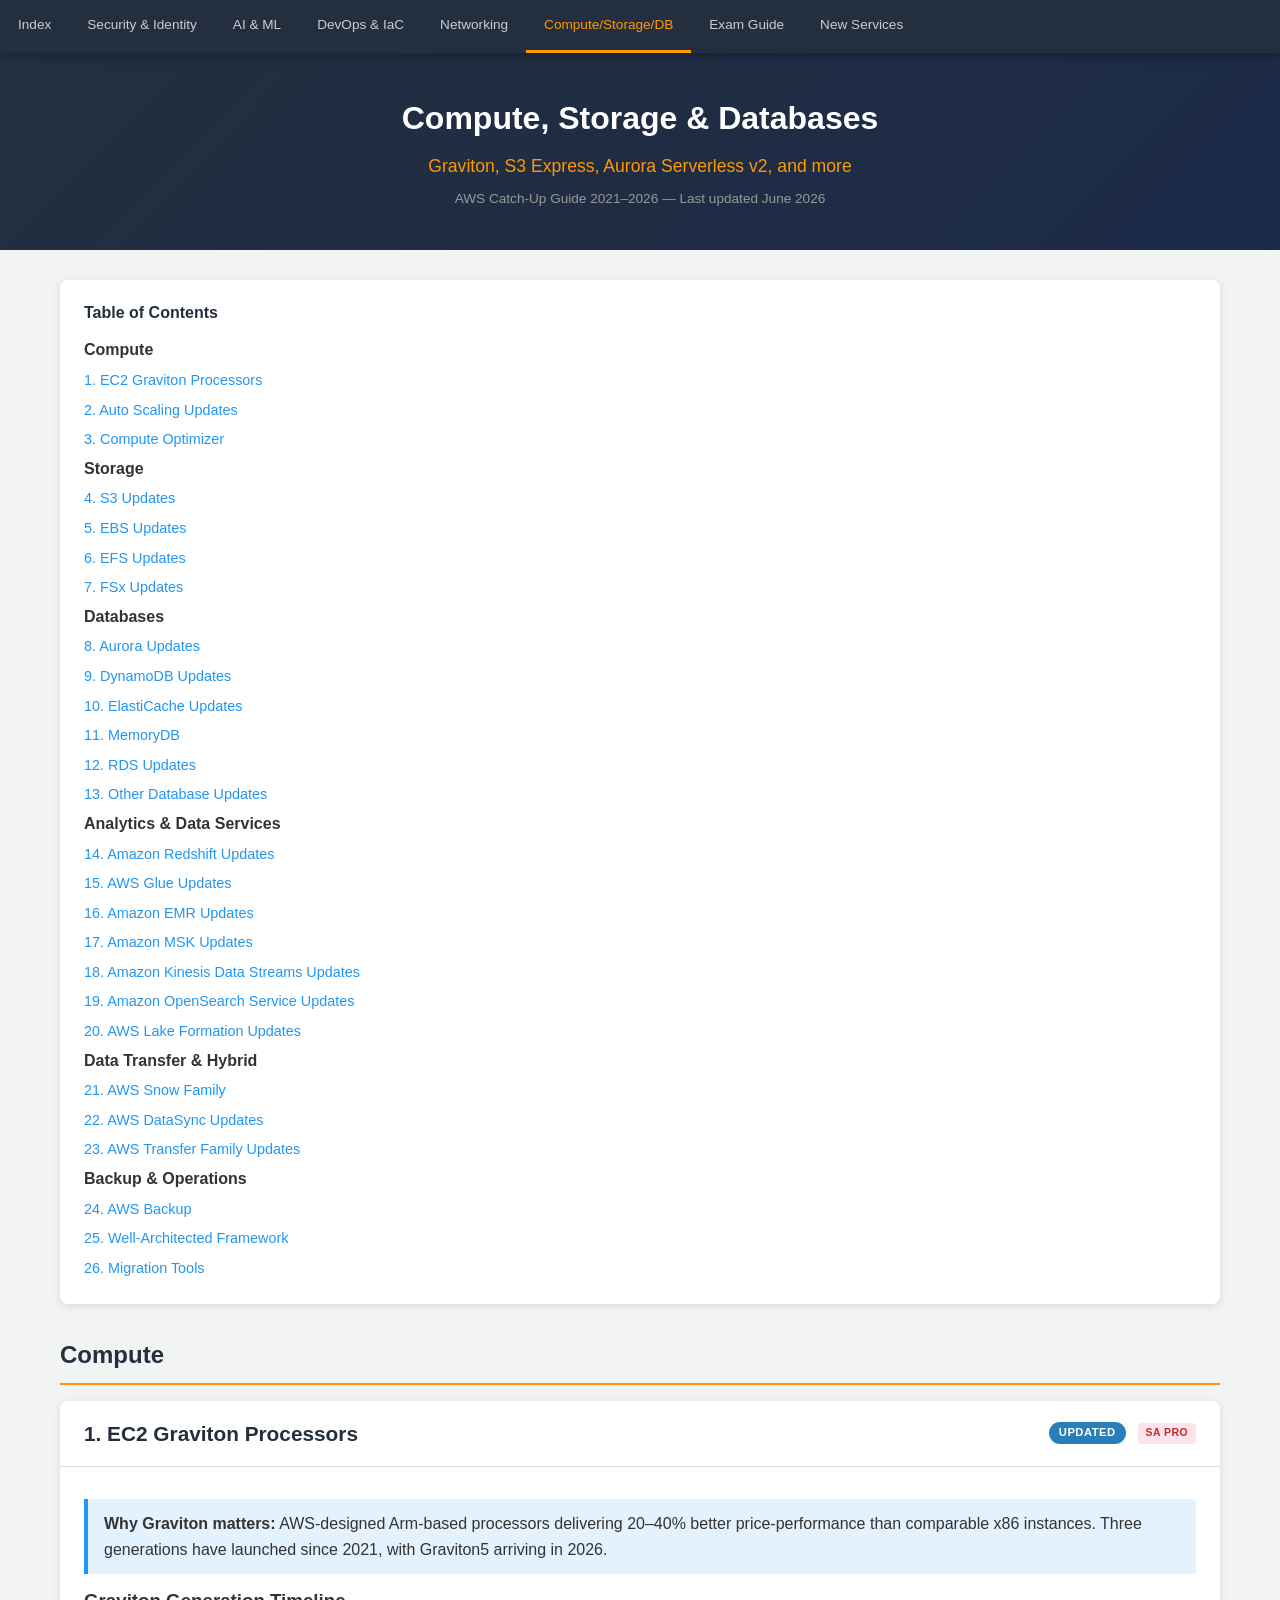
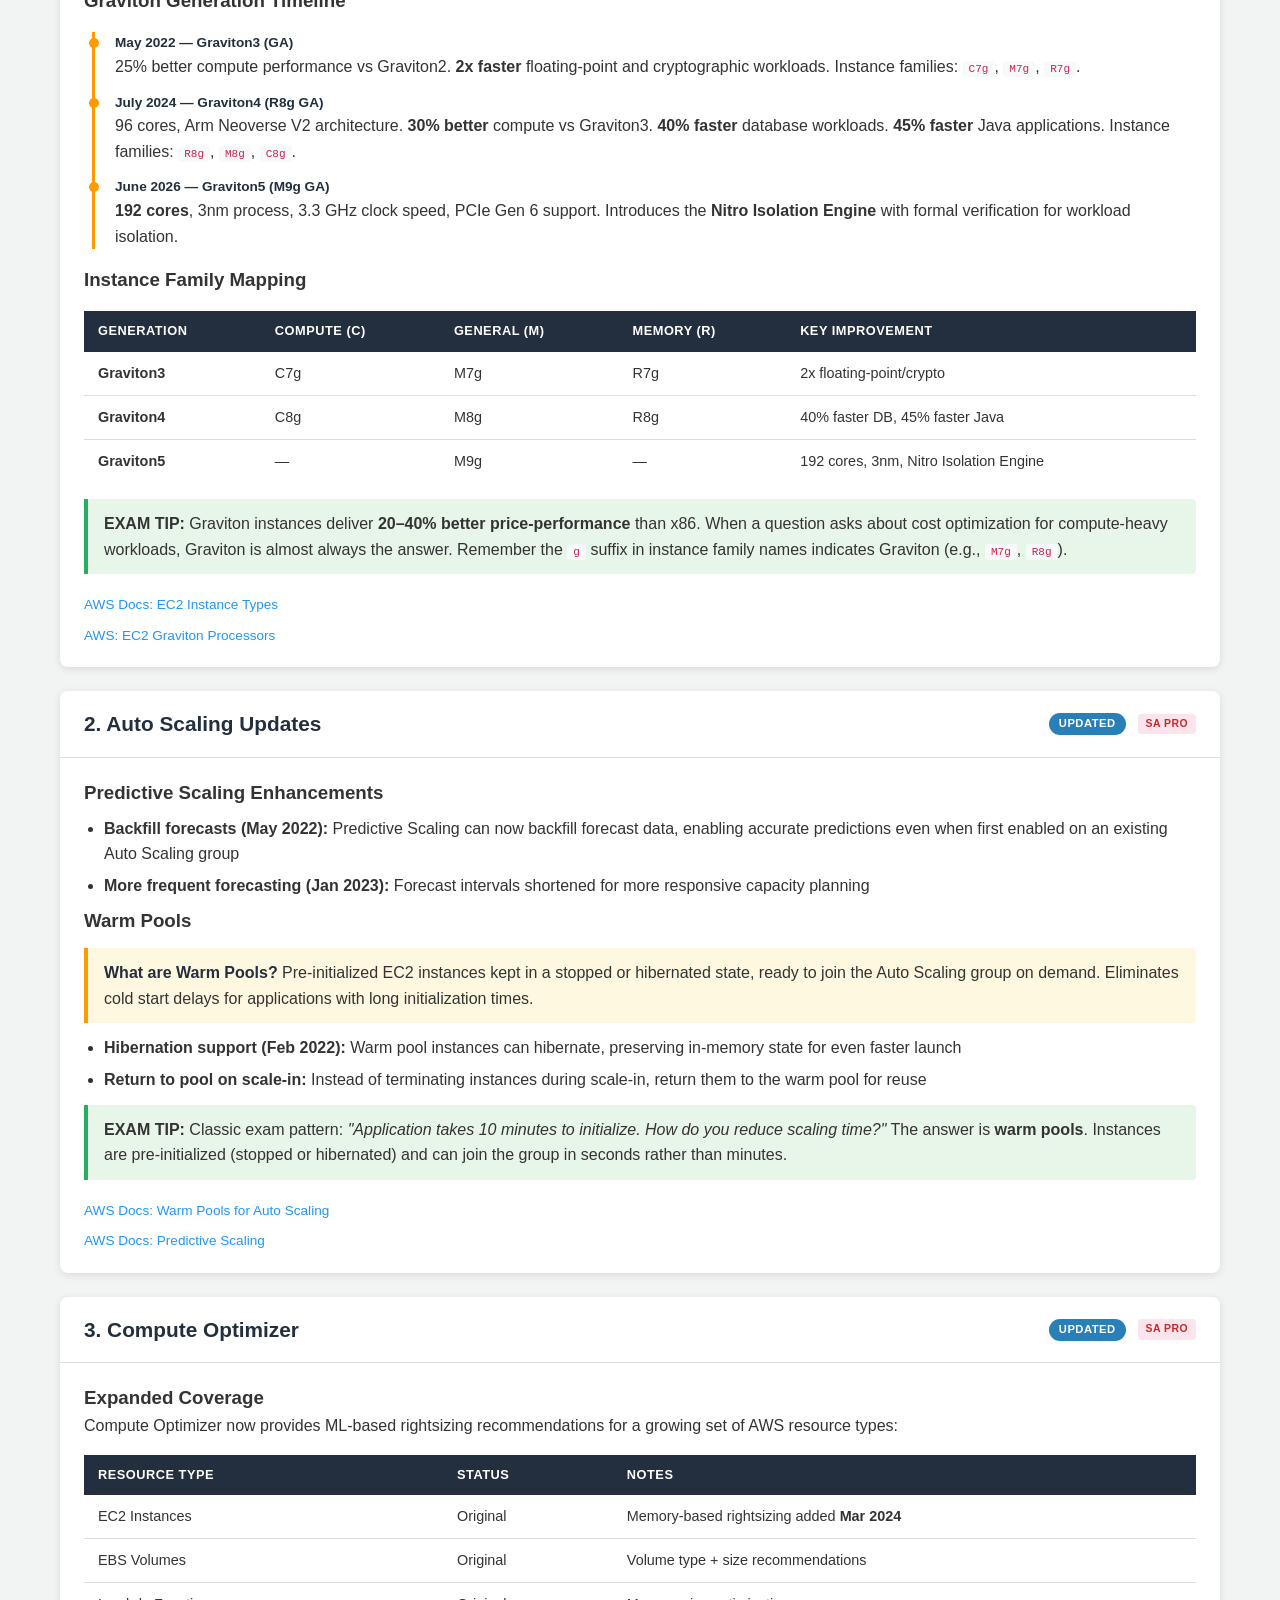
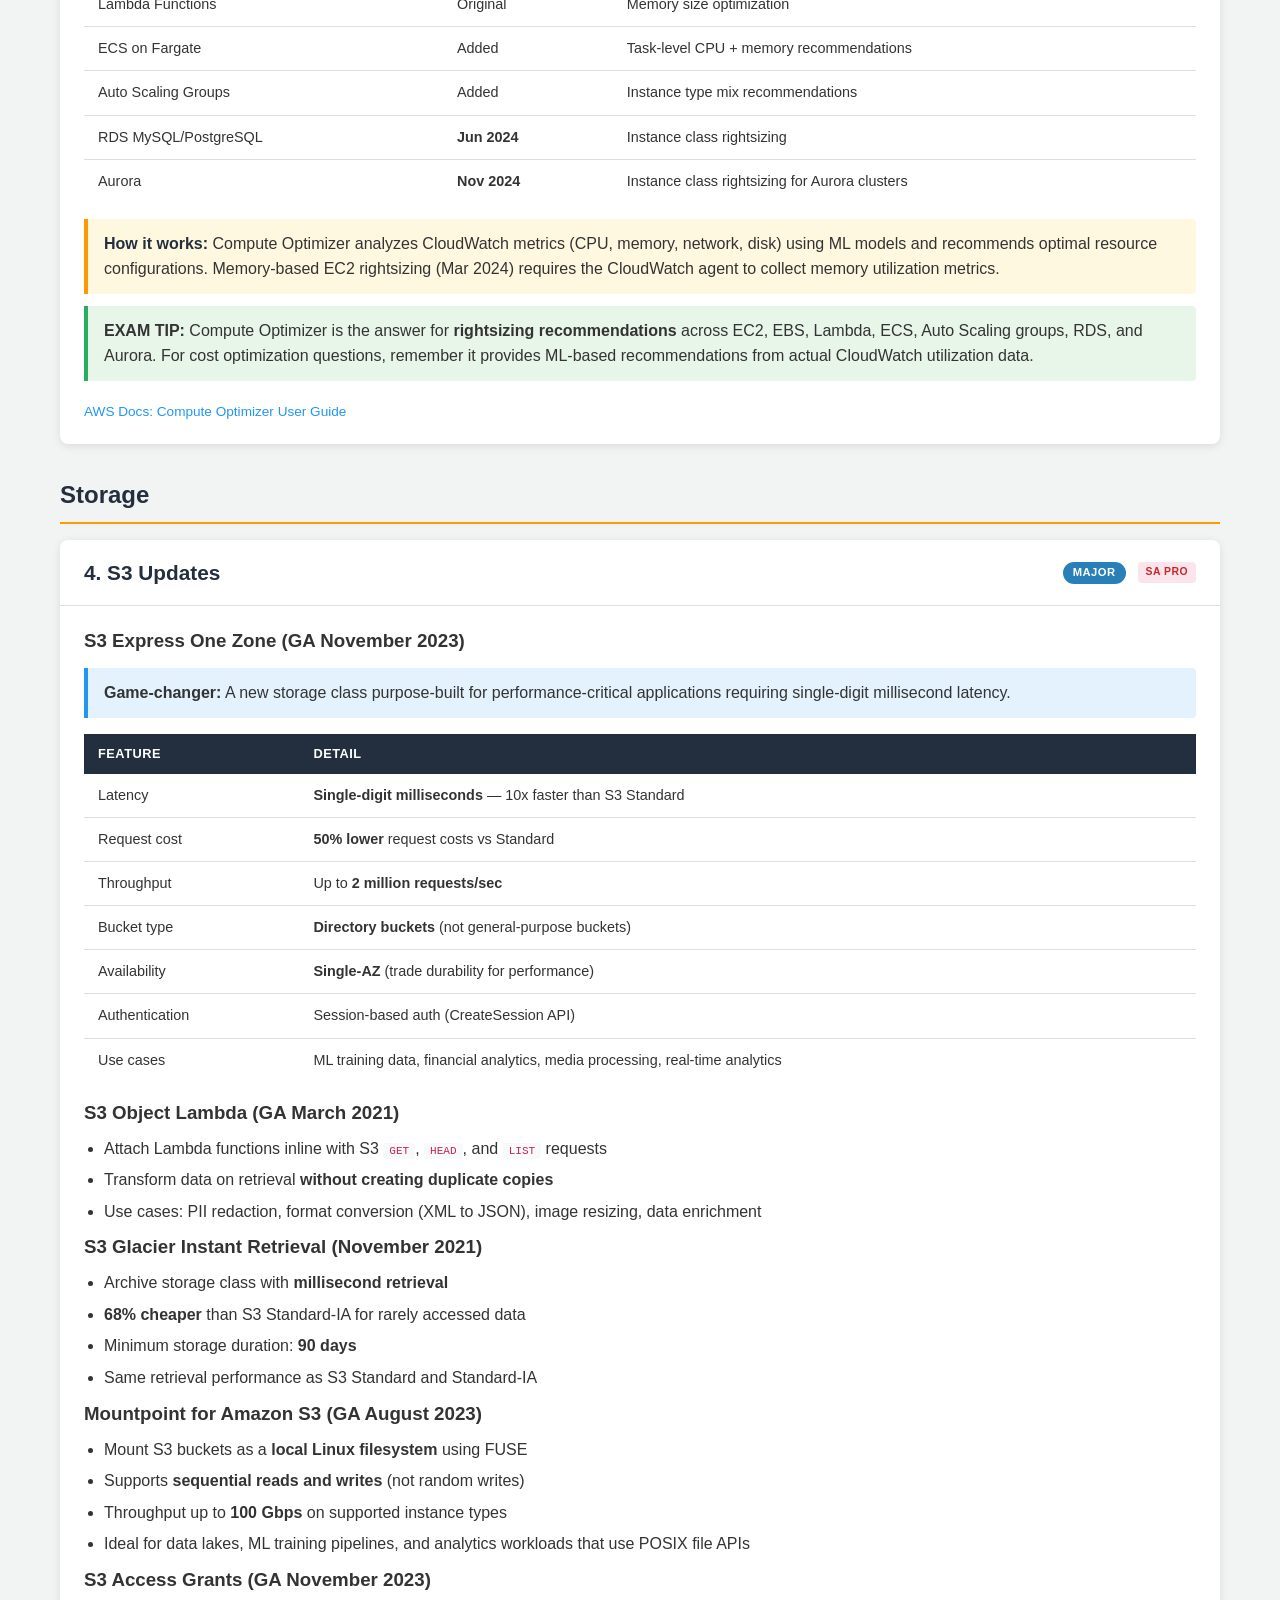
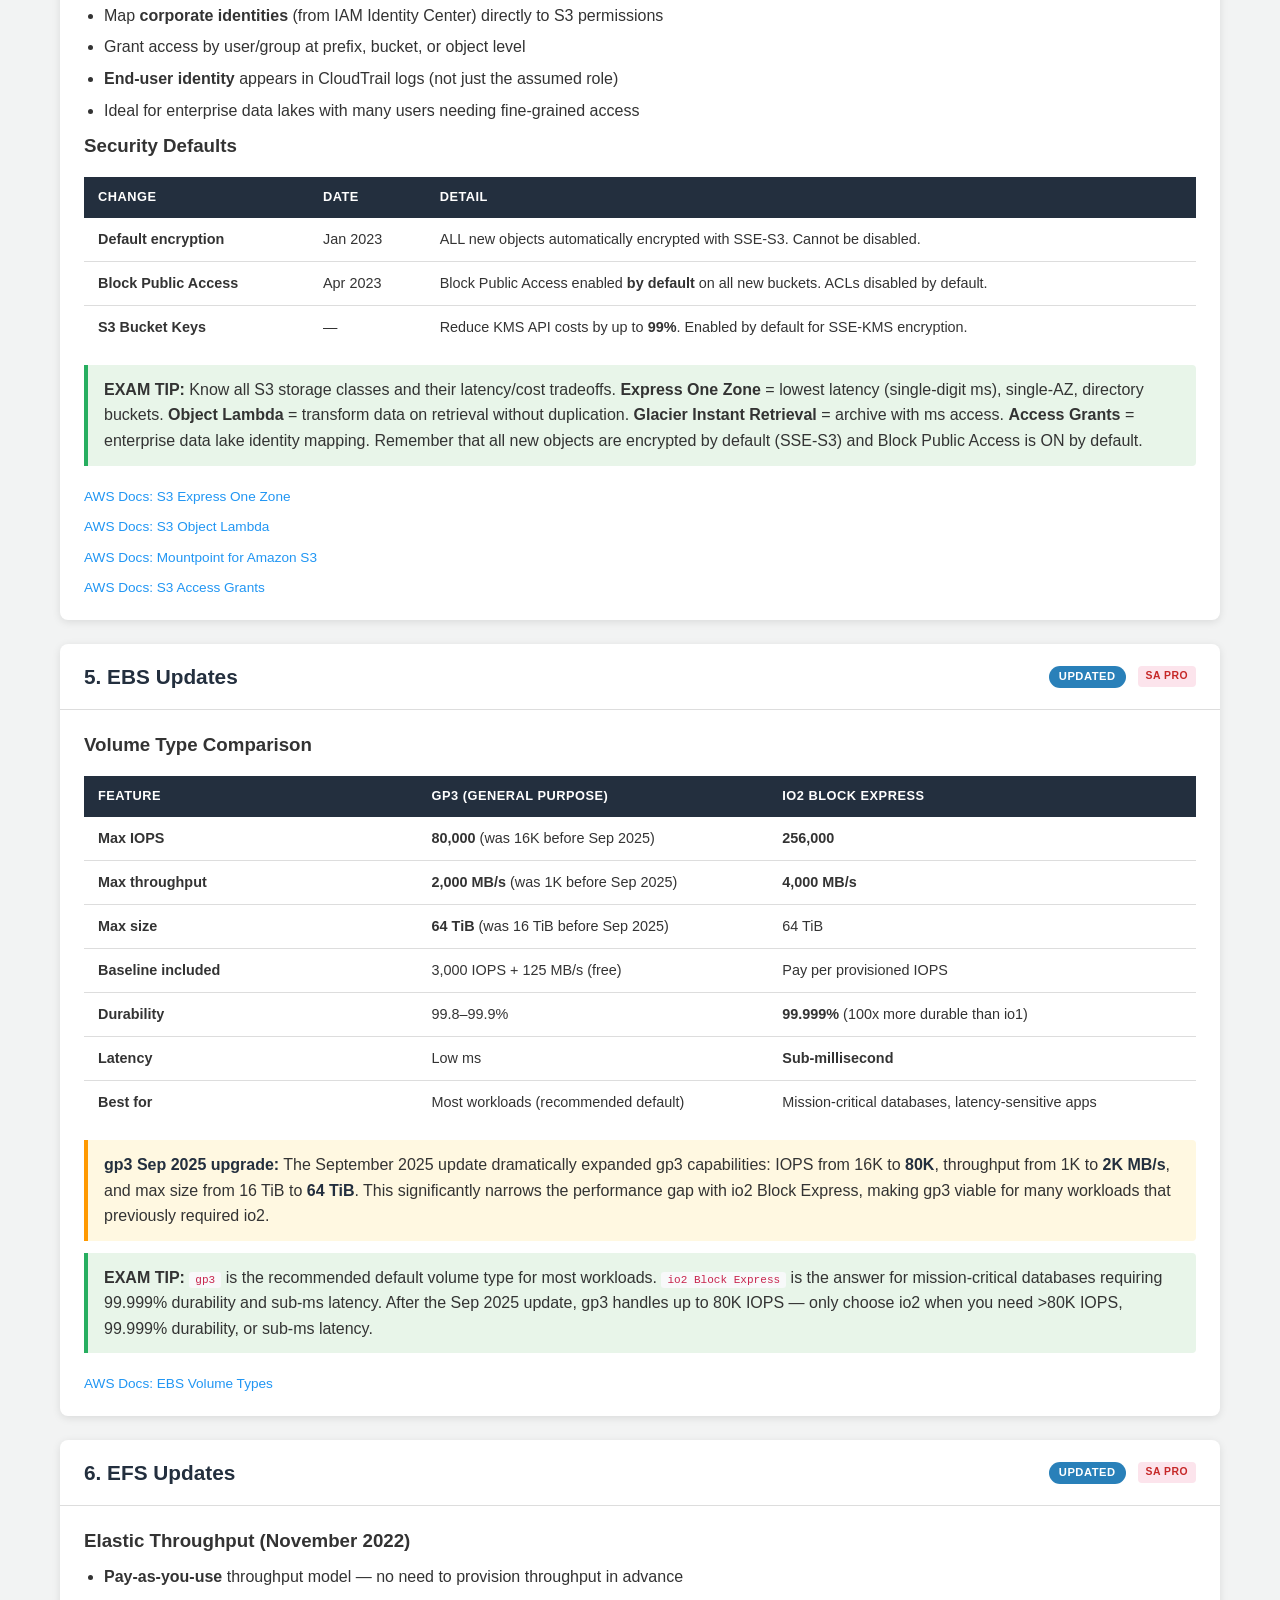
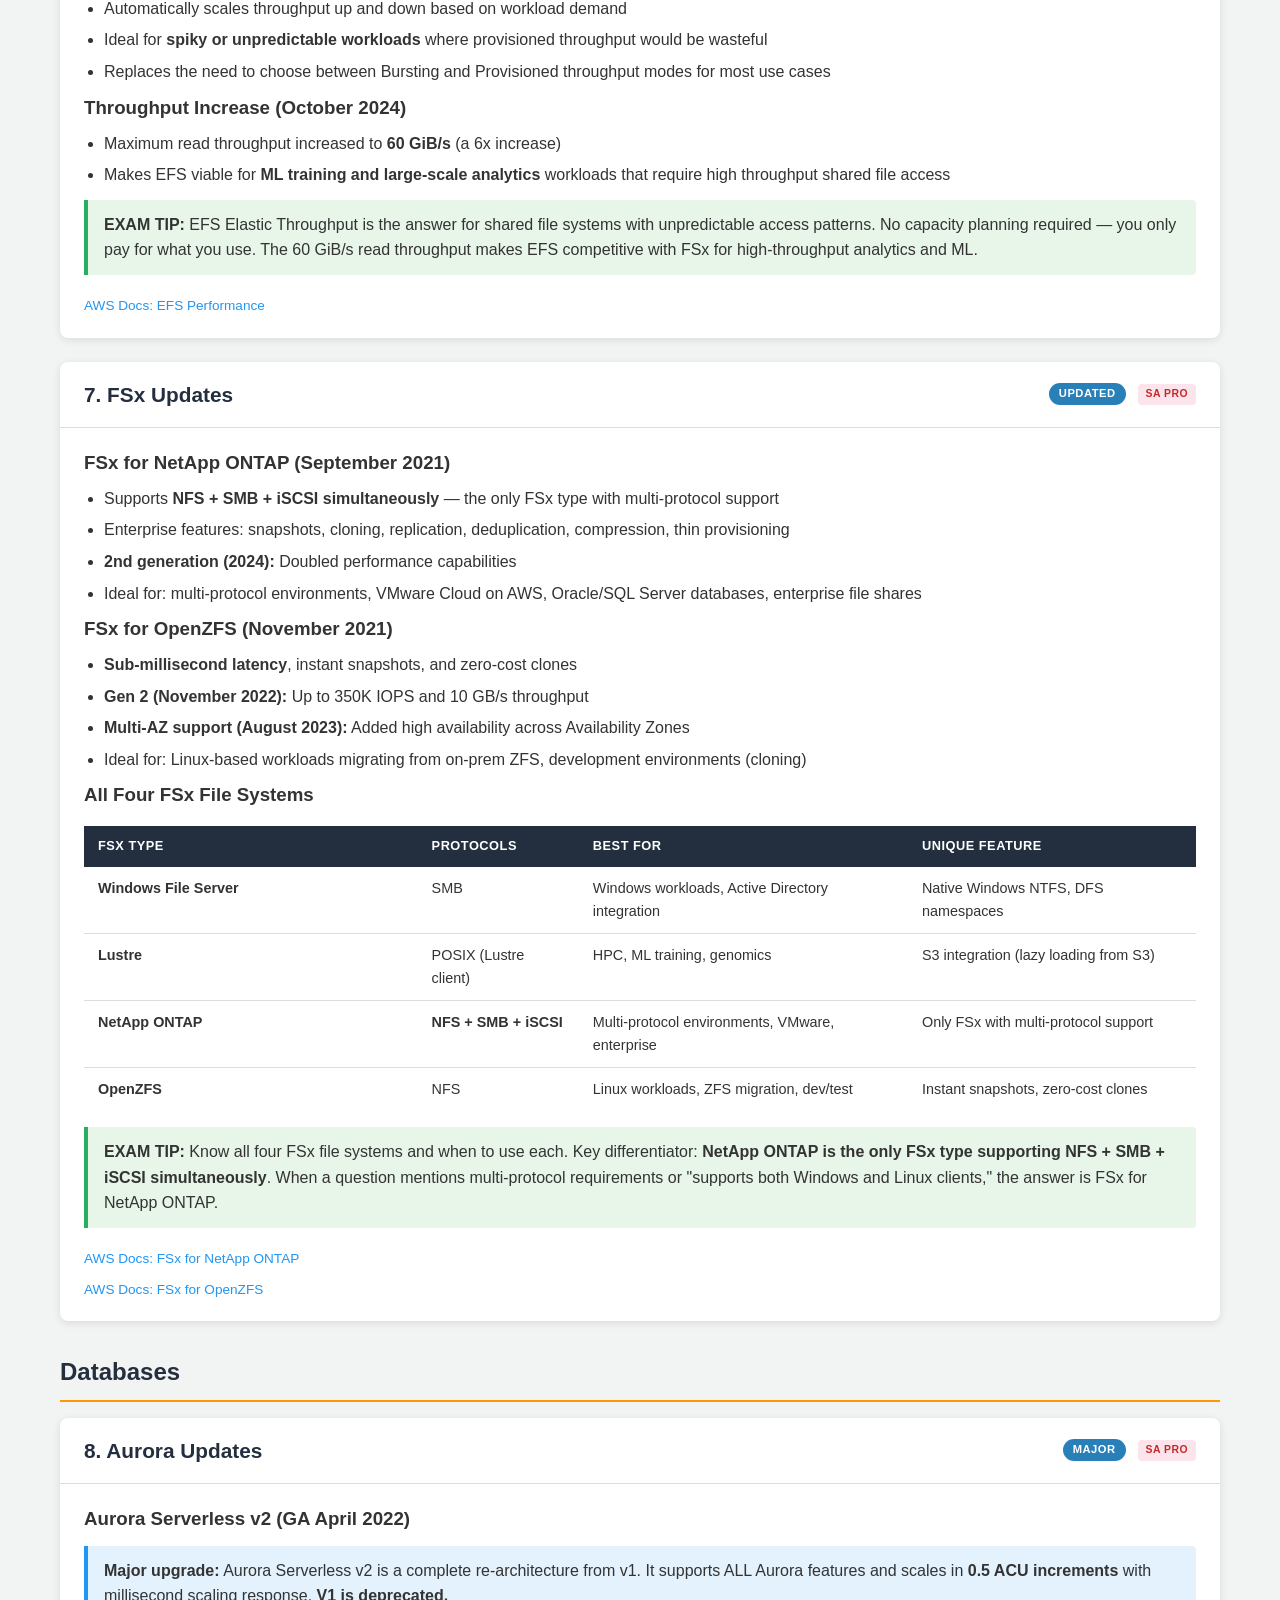
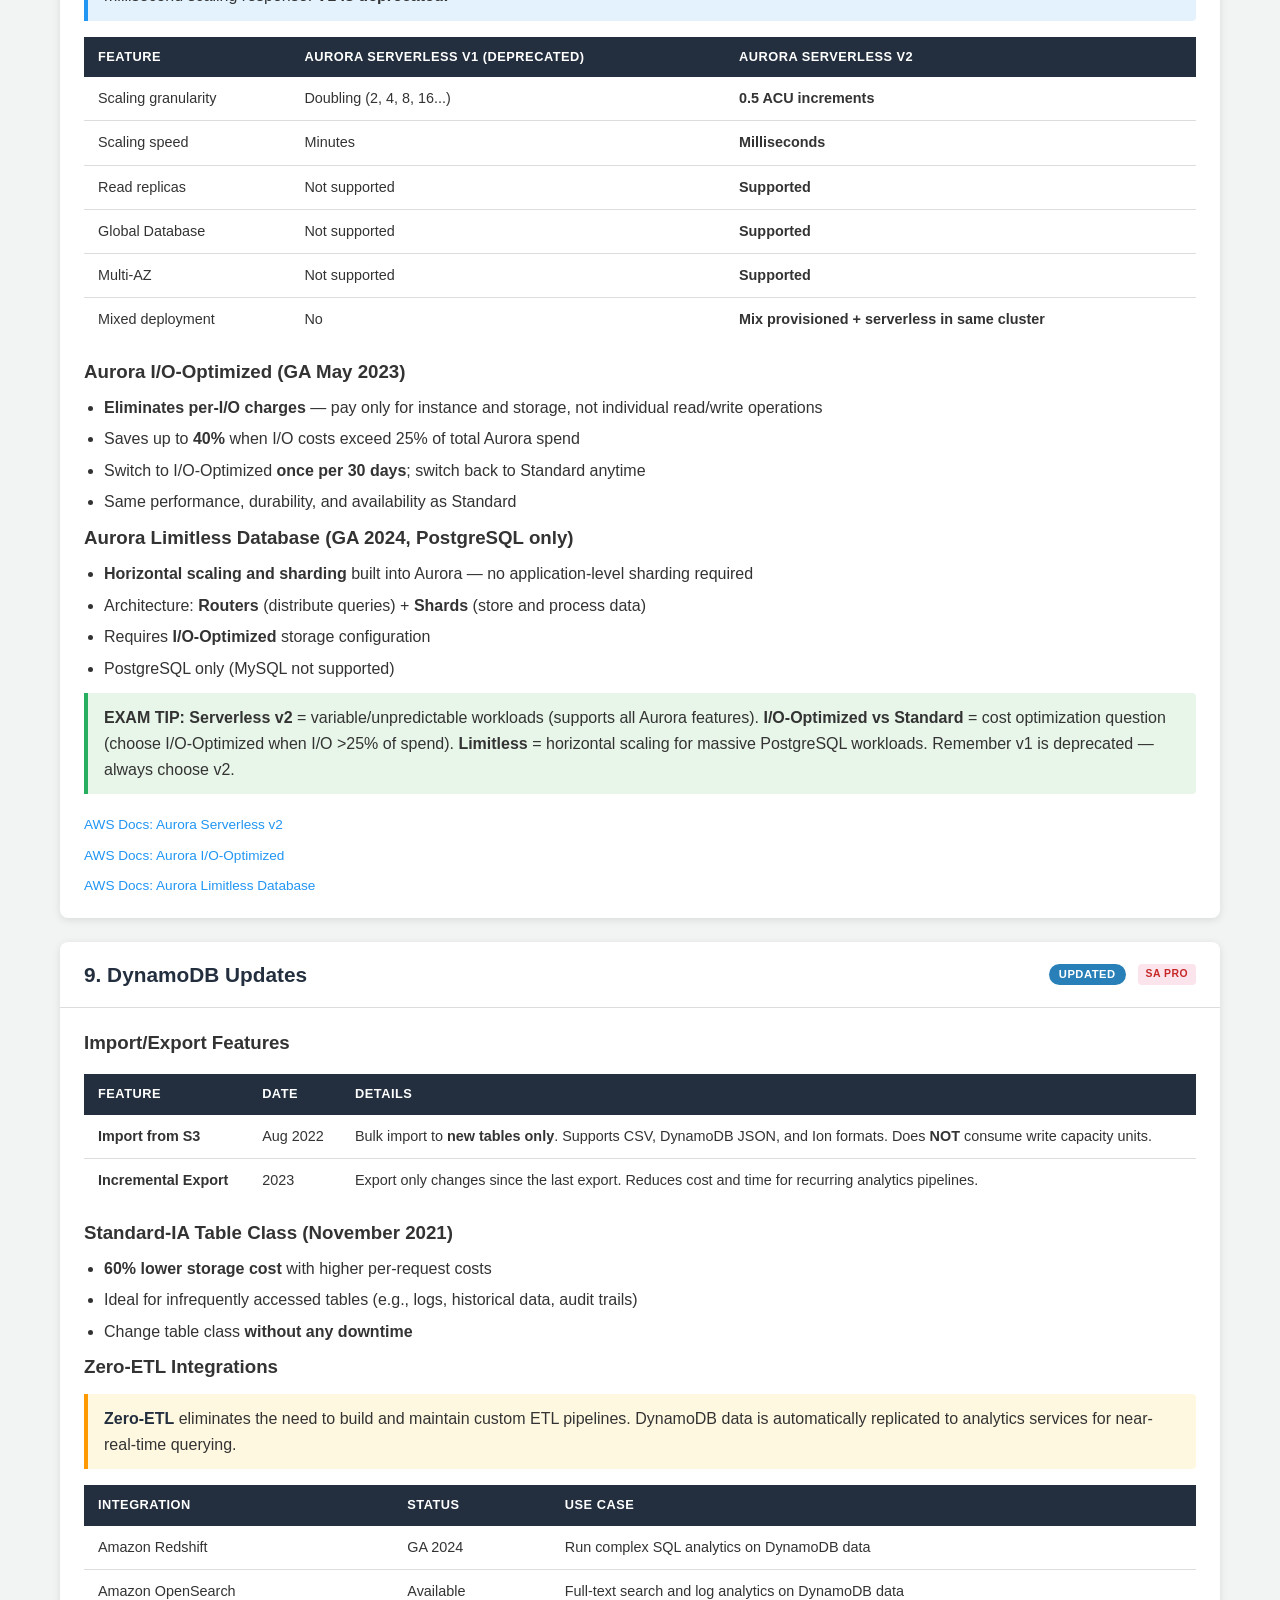
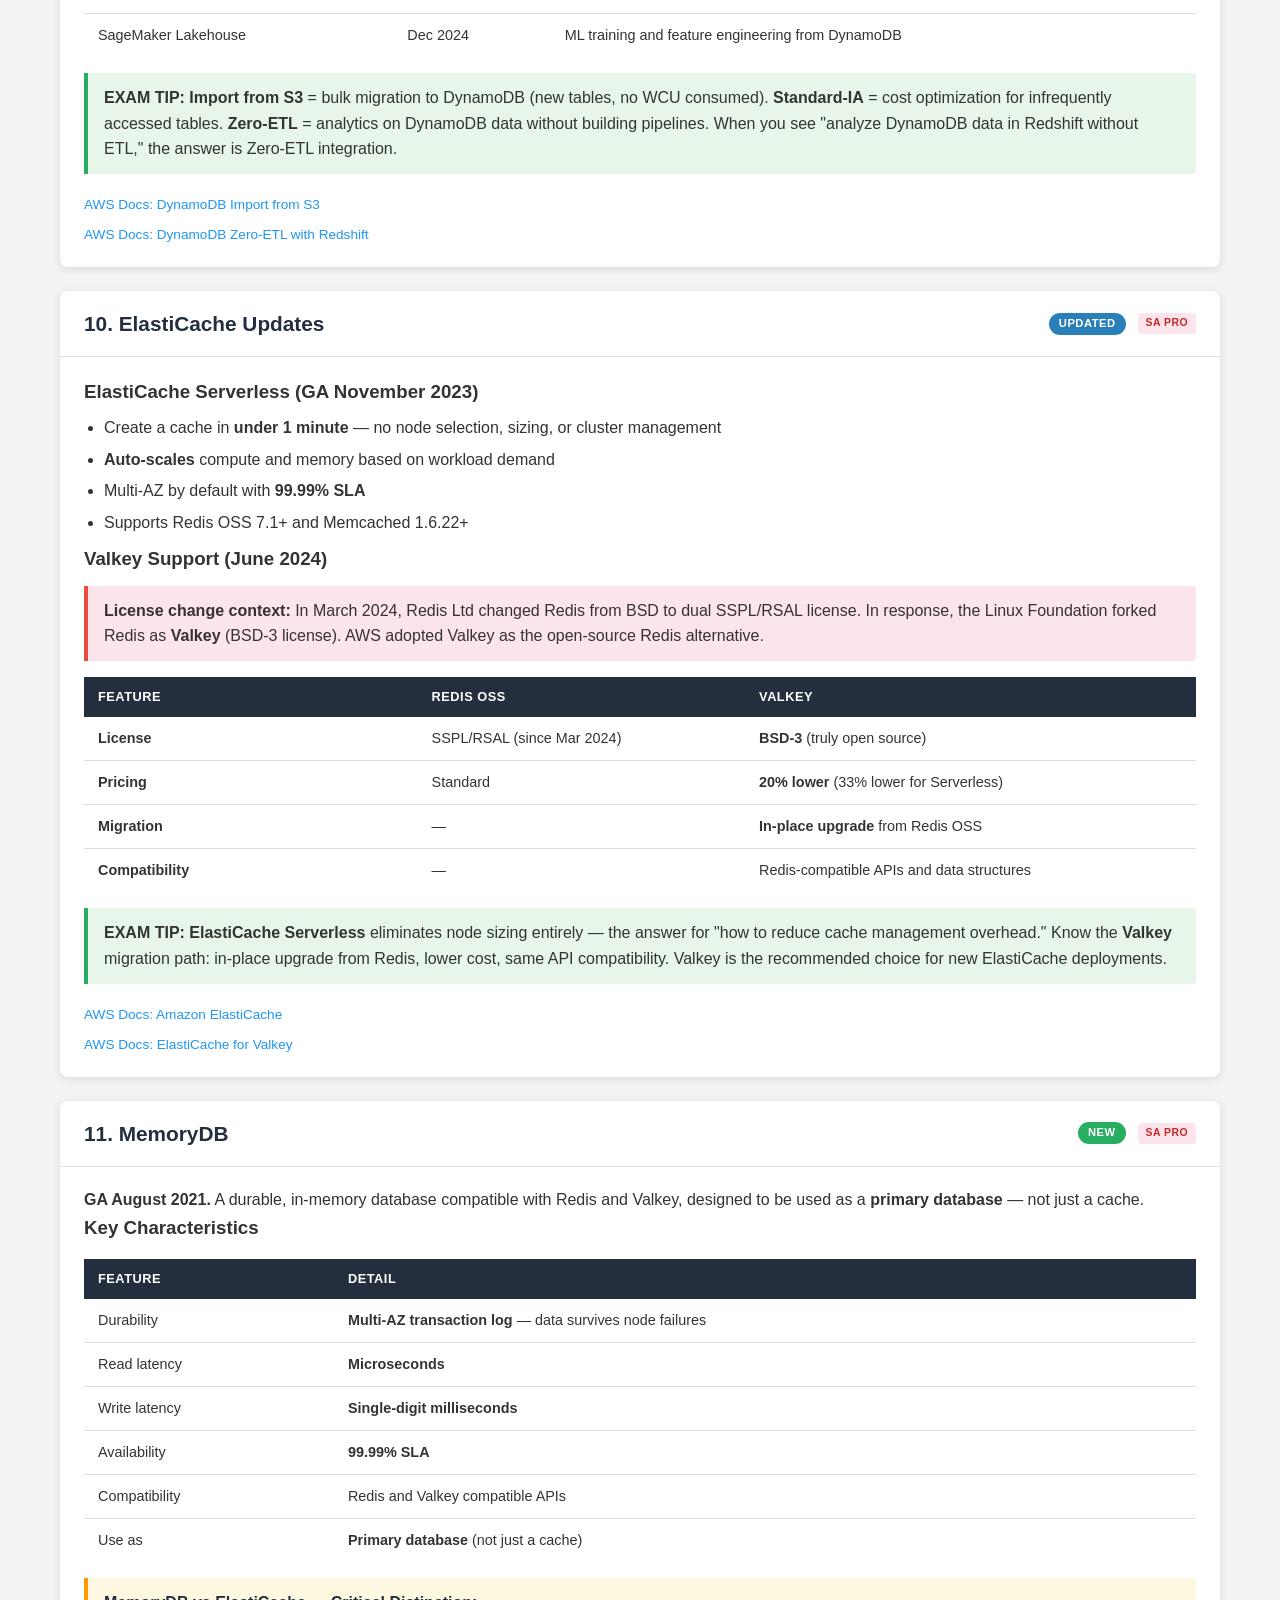
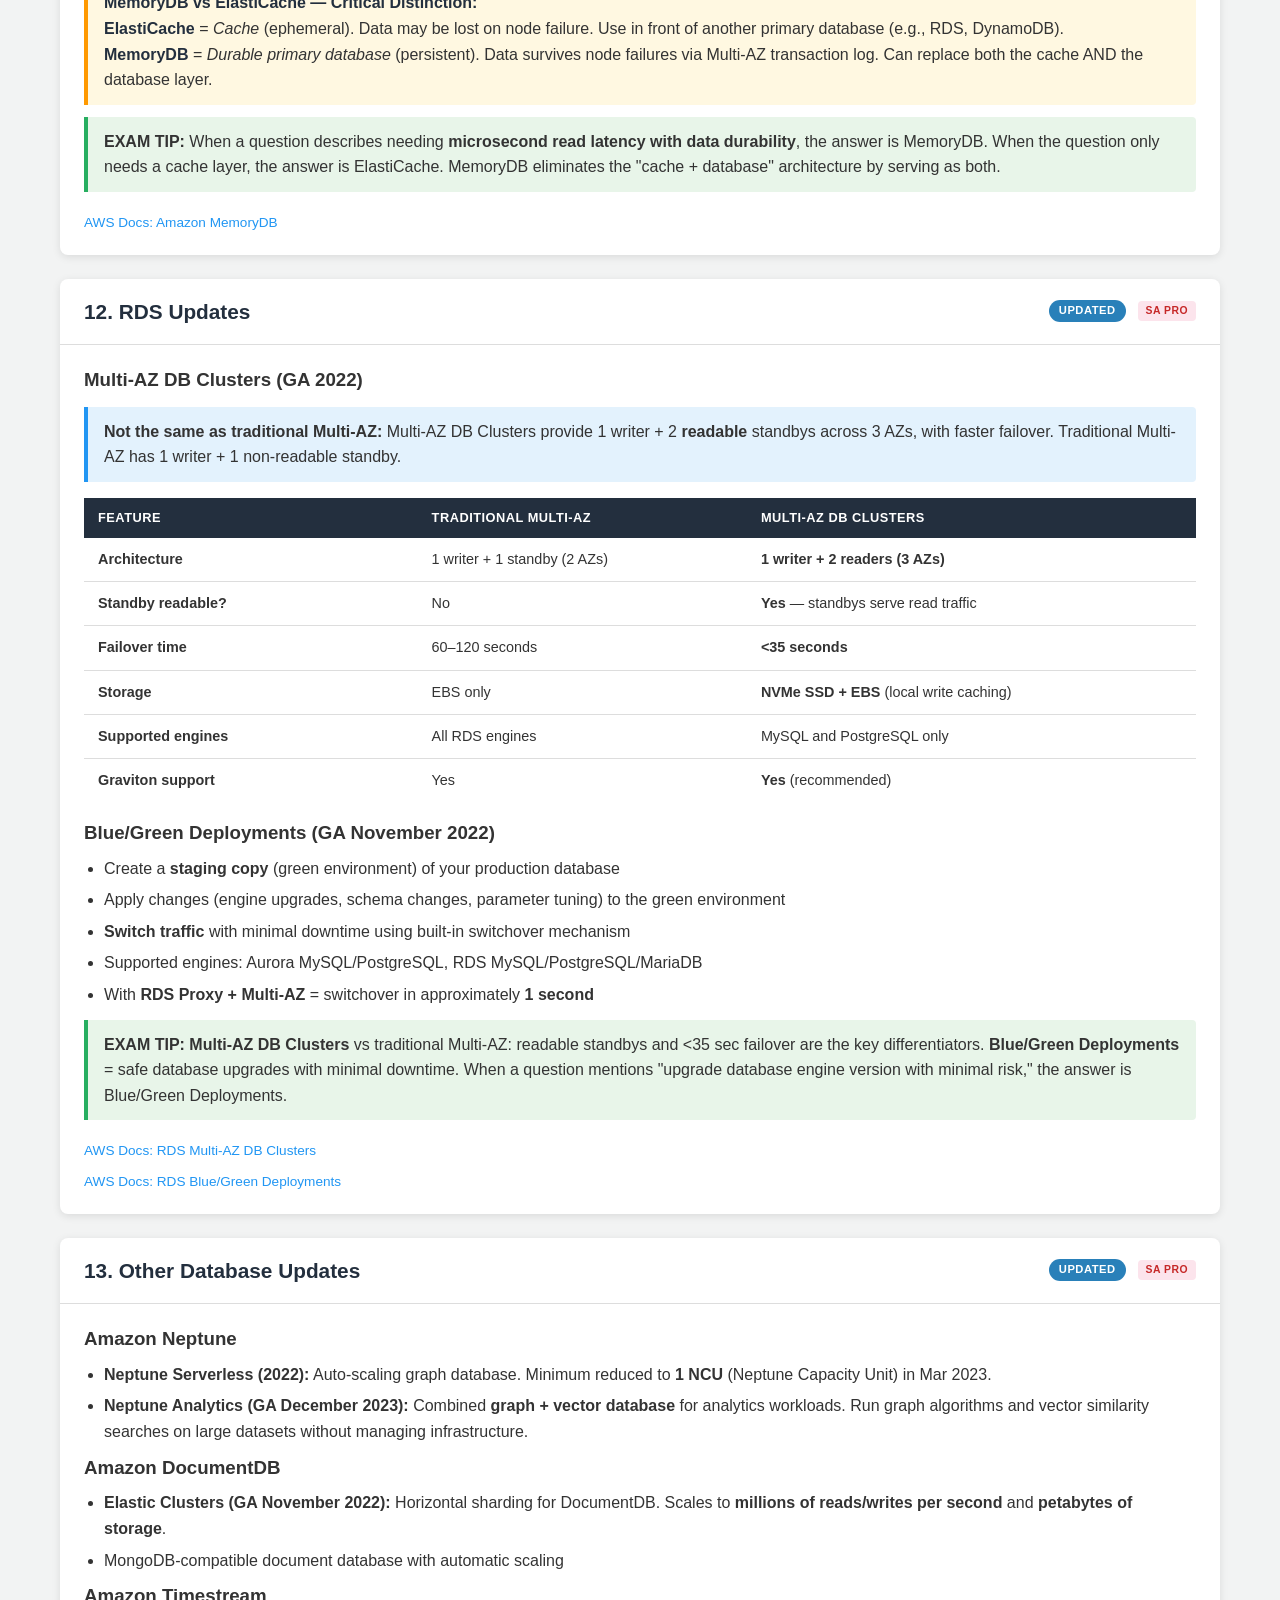
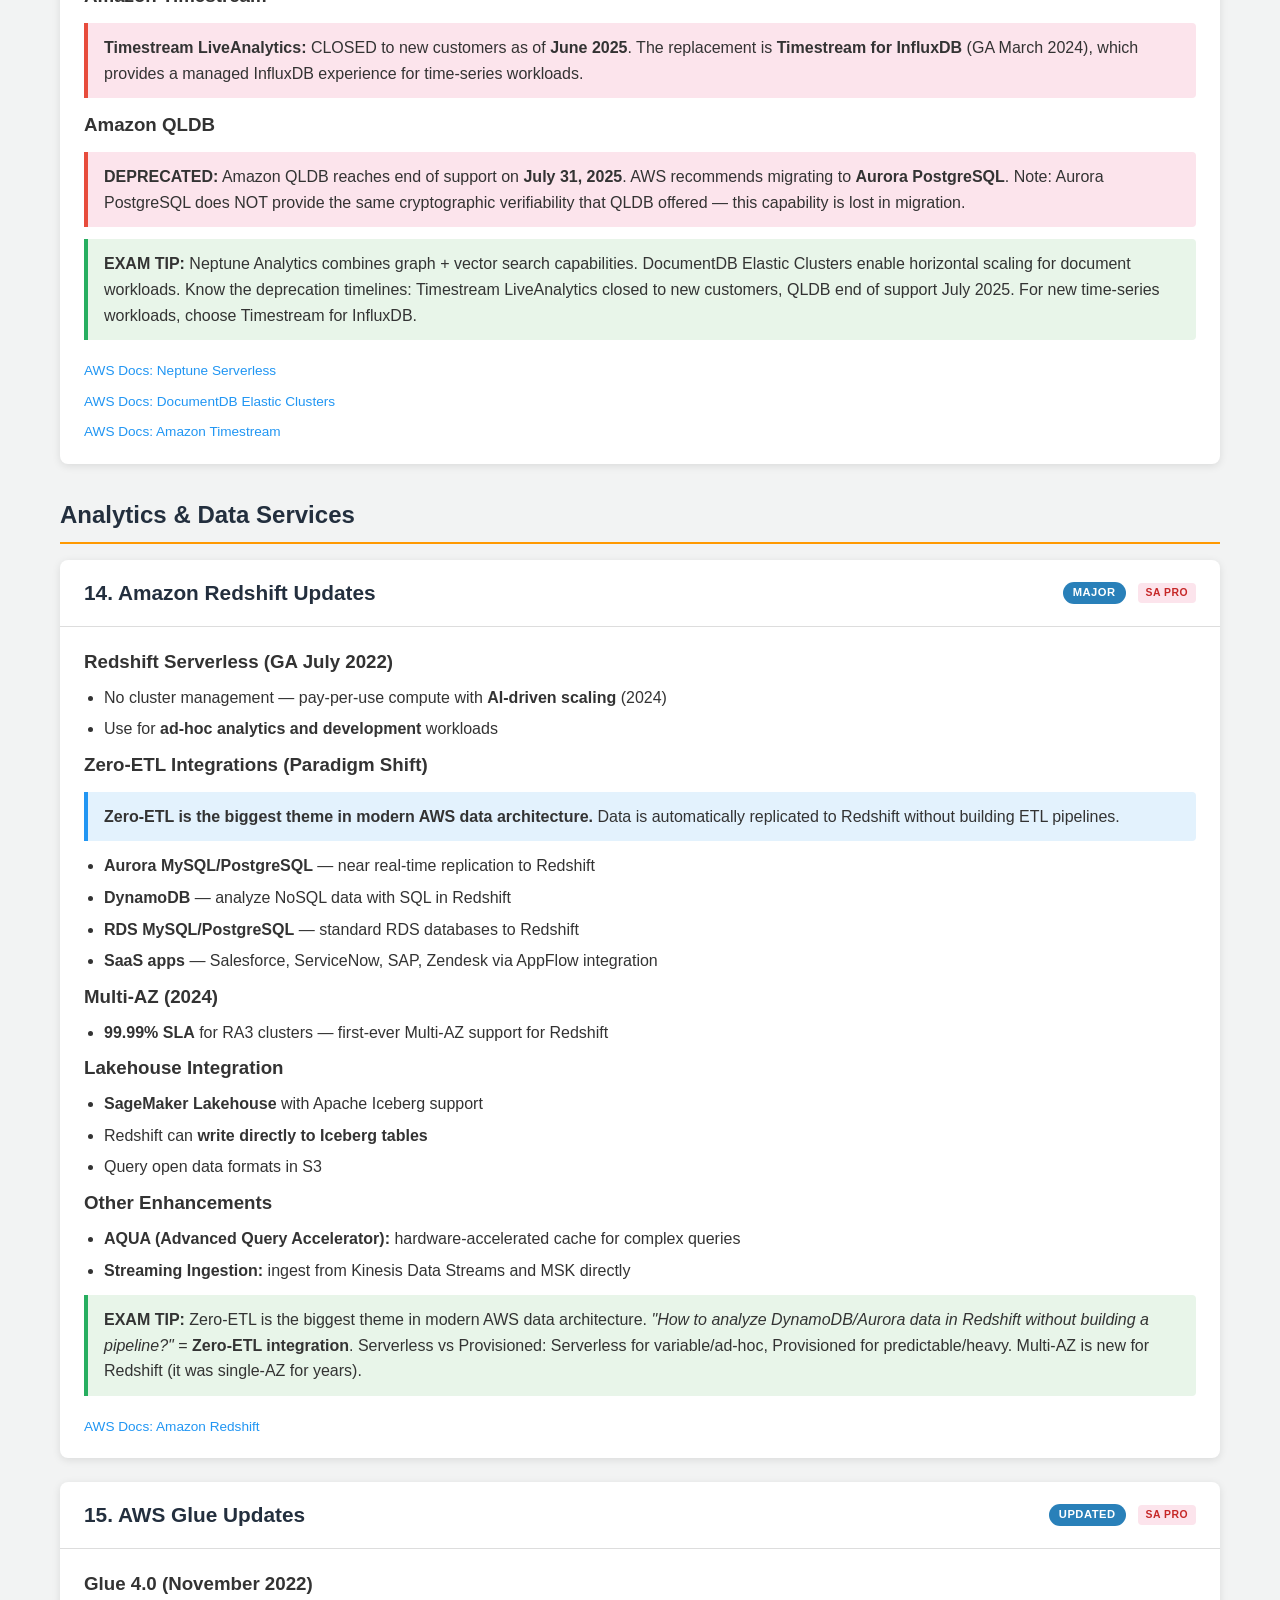
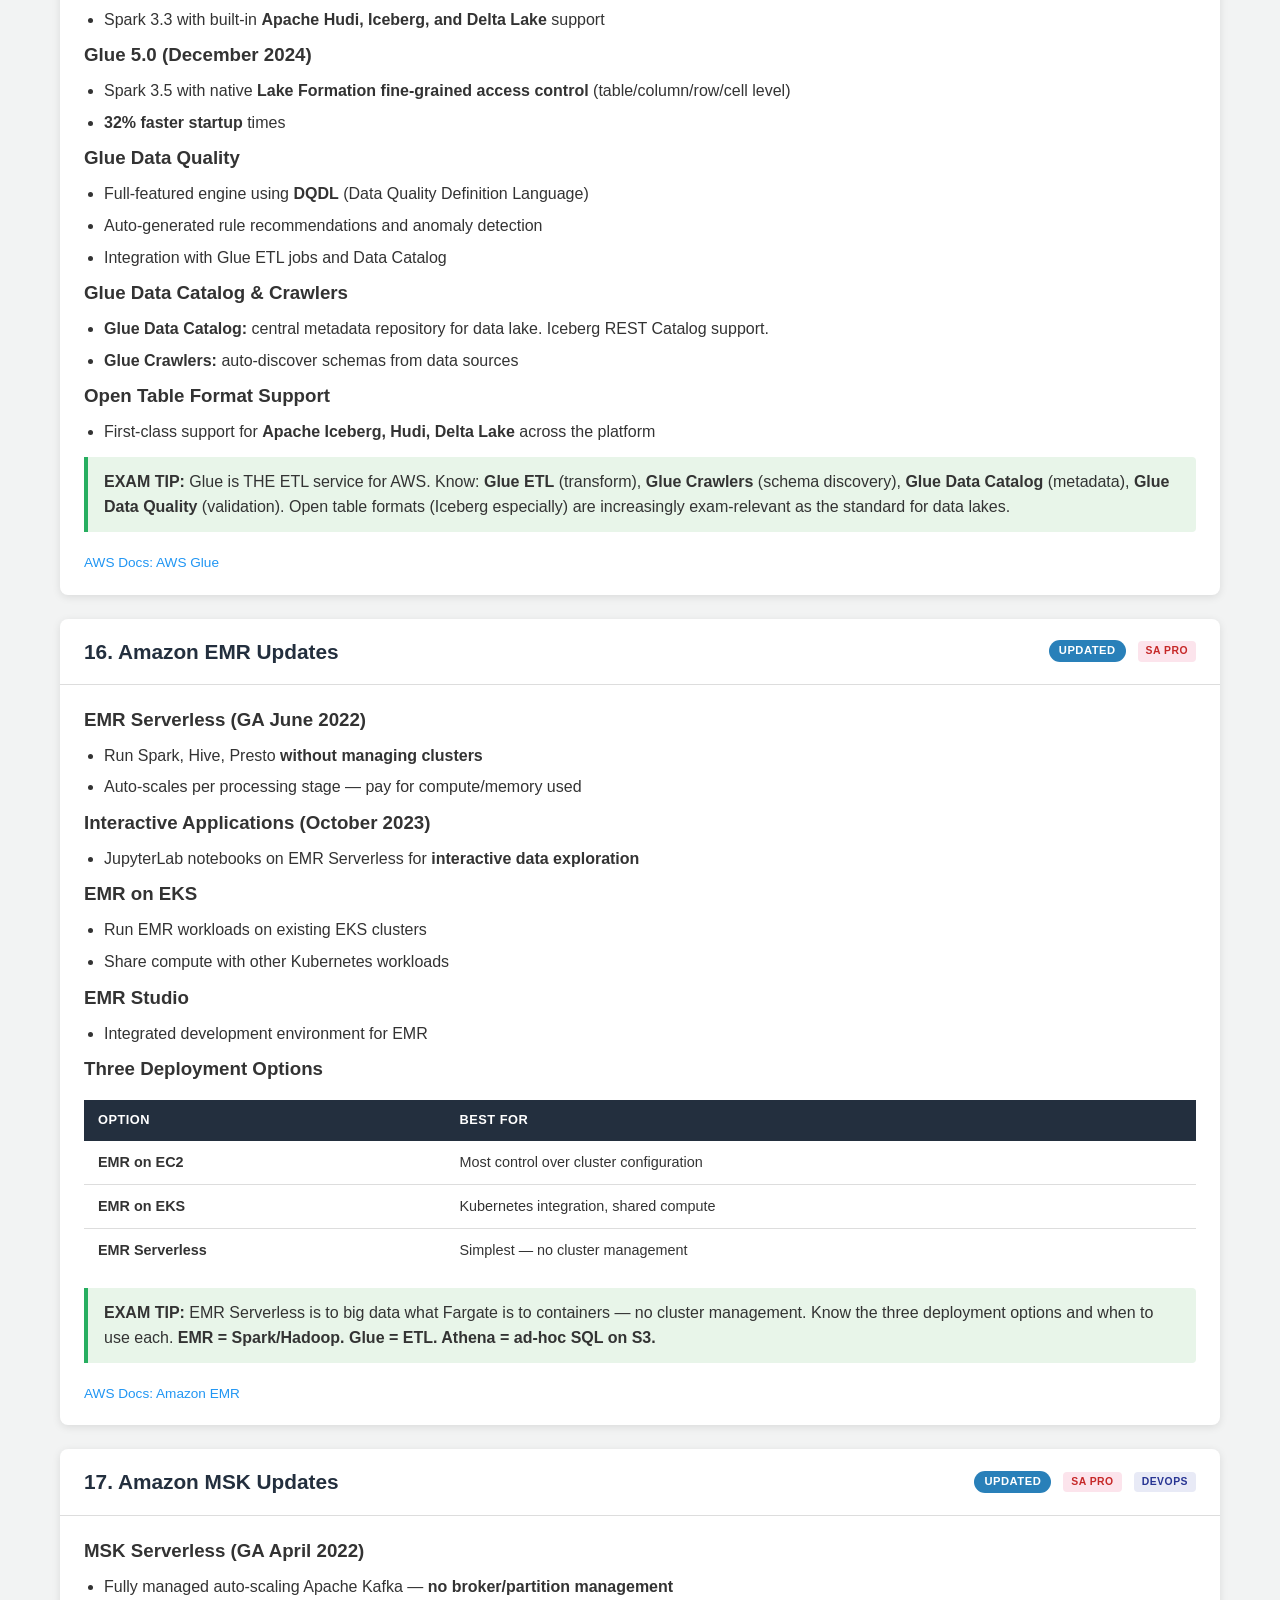
<file: aws-catchup/compute-storage-db.html>
<!DOCTYPE html>
<html lang="en">
<head>
    <meta charset="UTF-8">
    <meta name="viewport" content="width=device-width, initial-scale=1.0">
    <title>Compute, Storage &amp; Databases - AWS Catch-Up Guide 2021-2026</title>
    <link rel="stylesheet" href="style.css">
</head>
<body>

    <!-- Top Navigation -->
    <nav class="top-nav">
        <div class="nav-inner">
            <a href="index.html">Index</a>
            <a href="security-identity.html">Security &amp; Identity</a>
            <a href="ai-ml.html">AI &amp; ML</a>
            <a href="devops-iac.html">DevOps &amp; IaC</a>
            <a href="networking.html">Networking</a>
            <a href="compute-storage-db.html" class="active">Compute/Storage/DB</a>
            <a href="exam-guide.html">Exam Guide</a>
            <a href="new-services.html">New Services</a>
        </div>
    </nav>

    <!-- Page Header -->
    <header class="page-header">
        <h1><strong>Compute, Storage &amp; Databases</strong></h1>
        <p class="subtitle">Graviton, S3 Express, Aurora Serverless v2, and more</p>
        <p class="meta">AWS Catch-Up Guide 2021&ndash;2026 &mdash; Last updated June 2026</p>
    </header>

    <main class="content">

        <!-- Table of Contents -->
        <div class="toc">
            <h3>Table of Contents</h3>
            <ul>
                <li><strong>Compute</strong></li>
                <li><a href="#graviton">1. EC2 Graviton Processors</a></li>
                <li><a href="#auto-scaling">2. Auto Scaling Updates</a></li>
                <li><a href="#compute-optimizer">3. Compute Optimizer</a></li>
                <li><strong>Storage</strong></li>
                <li><a href="#s3-updates">4. S3 Updates</a></li>
                <li><a href="#ebs-updates">5. EBS Updates</a></li>
                <li><a href="#efs-updates">6. EFS Updates</a></li>
                <li><a href="#fsx-updates">7. FSx Updates</a></li>
                <li><strong>Databases</strong></li>
                <li><a href="#aurora-updates">8. Aurora Updates</a></li>
                <li><a href="#dynamodb-updates">9. DynamoDB Updates</a></li>
                <li><a href="#elasticache-updates">10. ElastiCache Updates</a></li>
                <li><a href="#memorydb">11. MemoryDB</a></li>
                <li><a href="#rds-updates">12. RDS Updates</a></li>
                <li><a href="#other-db-updates">13. Other Database Updates</a></li>
                <li><strong>Analytics &amp; Data Services</strong></li>
                <li><a href="#redshift-updates">14. Amazon Redshift Updates</a></li>
                <li><a href="#glue-updates">15. AWS Glue Updates</a></li>
                <li><a href="#emr-updates">16. Amazon EMR Updates</a></li>
                <li><a href="#msk-updates">17. Amazon MSK Updates</a></li>
                <li><a href="#kinesis-updates">18. Amazon Kinesis Data Streams Updates</a></li>
                <li><a href="#opensearch-updates">19. Amazon OpenSearch Service Updates</a></li>
                <li><a href="#lake-formation-updates">20. AWS Lake Formation Updates</a></li>
                <li><strong>Data Transfer &amp; Hybrid</strong></li>
                <li><a href="#snow-family">21. AWS Snow Family</a></li>
                <li><a href="#datasync-updates">22. AWS DataSync Updates</a></li>
                <li><a href="#transfer-family-updates">23. AWS Transfer Family Updates</a></li>
                <li><strong>Backup &amp; Operations</strong></li>
                <li><a href="#aws-backup">24. AWS Backup</a></li>
                <li><a href="#well-architected">25. Well-Architected Framework</a></li>
                <li><a href="#migration-tools">26. Migration Tools</a></li>
            </ul>
        </div>

        <!-- =================================================================
             COMPUTE SECTION
             ================================================================= -->
        <h2 class="section-title">Compute</h2>

        <!-- =================================================================
             1. EC2 Graviton Processors
             ================================================================= -->
        <div class="card" id="graviton">
            <div class="card-header">
                <h2>1. EC2 Graviton Processors</h2>
                <span class="badge badge-updated">Updated</span>
                <span class="badge badge-exam badge-sa-pro">SA Pro</span>
            </div>
            <div class="card-body">

                <div class="info">
                    <strong>Why Graviton matters:</strong> AWS-designed Arm-based processors delivering 20&ndash;40% better price-performance than comparable x86 instances. Three generations have launched since 2021, with Graviton5 arriving in 2026.
                </div>

                <h3>Graviton Generation Timeline</h3>
                <div class="timeline">
                    <div class="timeline-item">
                        <div class="timeline-date">May 2022 &mdash; Graviton3 (GA)</div>
                        <p>25% better compute performance vs Graviton2. <strong>2x faster</strong> floating-point and cryptographic workloads. Instance families: <code>C7g</code>, <code>M7g</code>, <code>R7g</code>.</p>
                    </div>
                    <div class="timeline-item">
                        <div class="timeline-date">July 2024 &mdash; Graviton4 (R8g GA)</div>
                        <p>96 cores, Arm Neoverse V2 architecture. <strong>30% better</strong> compute vs Graviton3. <strong>40% faster</strong> database workloads. <strong>45% faster</strong> Java applications. Instance families: <code>R8g</code>, <code>M8g</code>, <code>C8g</code>.</p>
                    </div>
                    <div class="timeline-item">
                        <div class="timeline-date">June 2026 &mdash; Graviton5 (M9g GA)</div>
                        <p><strong>192 cores</strong>, 3nm process, 3.3 GHz clock speed, PCIe Gen 6 support. Introduces the <strong>Nitro Isolation Engine</strong> with formal verification for workload isolation.</p>
                    </div>
                </div>

                <h3>Instance Family Mapping</h3>
                <table>
                    <thead>
                        <tr>
                            <th>Generation</th>
                            <th>Compute (C)</th>
                            <th>General (M)</th>
                            <th>Memory (R)</th>
                            <th>Key Improvement</th>
                        </tr>
                    </thead>
                    <tbody>
                        <tr>
                            <td><strong>Graviton3</strong></td>
                            <td>C7g</td>
                            <td>M7g</td>
                            <td>R7g</td>
                            <td>2x floating-point/crypto</td>
                        </tr>
                        <tr>
                            <td><strong>Graviton4</strong></td>
                            <td>C8g</td>
                            <td>M8g</td>
                            <td>R8g</td>
                            <td>40% faster DB, 45% faster Java</td>
                        </tr>
                        <tr>
                            <td><strong>Graviton5</strong></td>
                            <td>&mdash;</td>
                            <td>M9g</td>
                            <td>&mdash;</td>
                            <td>192 cores, 3nm, Nitro Isolation Engine</td>
                        </tr>
                    </tbody>
                </table>

                <div class="tip">
                    <strong>EXAM TIP:</strong> Graviton instances deliver <strong>20&ndash;40% better price-performance</strong> than x86. When a question asks about cost optimization for compute-heavy workloads, Graviton is almost always the answer. Remember the <code>g</code> suffix in instance family names indicates Graviton (e.g., <code>M7g</code>, <code>R8g</code>).
                </div>

                <a class="doc-link" href="https://docs.aws.amazon.com/ec2/latest/instancetypes/ec2-instance-type-names.html" target="_blank">AWS Docs: EC2 Instance Types</a>
                <br>
                <a class="doc-link" href="https://aws.amazon.com/ec2/graviton/" target="_blank">AWS: EC2 Graviton Processors</a>
            </div>
        </div>

        <!-- =================================================================
             2. Auto Scaling Updates
             ================================================================= -->
        <div class="card" id="auto-scaling">
            <div class="card-header">
                <h2>2. Auto Scaling Updates</h2>
                <span class="badge badge-updated">Updated</span>
                <span class="badge badge-exam badge-sa-pro">SA Pro</span>
            </div>
            <div class="card-body">

                <h3>Predictive Scaling Enhancements</h3>
                <ul>
                    <li><strong>Backfill forecasts (May 2022):</strong> Predictive Scaling can now backfill forecast data, enabling accurate predictions even when first enabled on an existing Auto Scaling group</li>
                    <li><strong>More frequent forecasting (Jan 2023):</strong> Forecast intervals shortened for more responsive capacity planning</li>
                </ul>

                <h3>Warm Pools</h3>
                <div class="concept">
                    <strong>What are Warm Pools?</strong> Pre-initialized EC2 instances kept in a stopped or hibernated state, ready to join the Auto Scaling group on demand. Eliminates cold start delays for applications with long initialization times.
                </div>
                <ul>
                    <li><strong>Hibernation support (Feb 2022):</strong> Warm pool instances can hibernate, preserving in-memory state for even faster launch</li>
                    <li><strong>Return to pool on scale-in:</strong> Instead of terminating instances during scale-in, return them to the warm pool for reuse</li>
                </ul>

                <div class="tip">
                    <strong>EXAM TIP:</strong> Classic exam pattern: <em>"Application takes 10 minutes to initialize. How do you reduce scaling time?"</em> The answer is <strong>warm pools</strong>. Instances are pre-initialized (stopped or hibernated) and can join the group in seconds rather than minutes.
                </div>

                <a class="doc-link" href="https://docs.aws.amazon.com/autoscaling/ec2/userguide/ec2-auto-scaling-warm-pools.html" target="_blank">AWS Docs: Warm Pools for Auto Scaling</a>
                <br>
                <a class="doc-link" href="https://docs.aws.amazon.com/autoscaling/ec2/userguide/ec2-auto-scaling-predictive-scaling.html" target="_blank">AWS Docs: Predictive Scaling</a>
            </div>
        </div>

        <!-- =================================================================
             3. Compute Optimizer
             ================================================================= -->
        <div class="card" id="compute-optimizer">
            <div class="card-header">
                <h2>3. Compute Optimizer</h2>
                <span class="badge badge-updated">Updated</span>
                <span class="badge badge-exam badge-sa-pro">SA Pro</span>
            </div>
            <div class="card-body">

                <h3>Expanded Coverage</h3>
                <p>Compute Optimizer now provides ML-based rightsizing recommendations for a growing set of AWS resource types:</p>

                <table>
                    <thead>
                        <tr>
                            <th>Resource Type</th>
                            <th>Status</th>
                            <th>Notes</th>
                        </tr>
                    </thead>
                    <tbody>
                        <tr>
                            <td>EC2 Instances</td>
                            <td>Original</td>
                            <td>Memory-based rightsizing added <strong>Mar 2024</strong></td>
                        </tr>
                        <tr>
                            <td>EBS Volumes</td>
                            <td>Original</td>
                            <td>Volume type + size recommendations</td>
                        </tr>
                        <tr>
                            <td>Lambda Functions</td>
                            <td>Original</td>
                            <td>Memory size optimization</td>
                        </tr>
                        <tr>
                            <td>ECS on Fargate</td>
                            <td>Added</td>
                            <td>Task-level CPU + memory recommendations</td>
                        </tr>
                        <tr>
                            <td>Auto Scaling Groups</td>
                            <td>Added</td>
                            <td>Instance type mix recommendations</td>
                        </tr>
                        <tr>
                            <td>RDS MySQL/PostgreSQL</td>
                            <td><strong>Jun 2024</strong></td>
                            <td>Instance class rightsizing</td>
                        </tr>
                        <tr>
                            <td>Aurora</td>
                            <td><strong>Nov 2024</strong></td>
                            <td>Instance class rightsizing for Aurora clusters</td>
                        </tr>
                    </tbody>
                </table>

                <div class="concept">
                    <strong>How it works:</strong> Compute Optimizer analyzes CloudWatch metrics (CPU, memory, network, disk) using ML models and recommends optimal resource configurations. Memory-based EC2 rightsizing (Mar 2024) requires the CloudWatch agent to collect memory utilization metrics.
                </div>

                <div class="tip">
                    <strong>EXAM TIP:</strong> Compute Optimizer is the answer for <strong>rightsizing recommendations</strong> across EC2, EBS, Lambda, ECS, Auto Scaling groups, RDS, and Aurora. For cost optimization questions, remember it provides ML-based recommendations from actual CloudWatch utilization data.
                </div>

                <a class="doc-link" href="https://docs.aws.amazon.com/compute-optimizer/latest/ug/what-is-compute-optimizer.html" target="_blank">AWS Docs: Compute Optimizer User Guide</a>
            </div>
        </div>

        <!-- =================================================================
             STORAGE SECTION
             ================================================================= -->
        <h2 class="section-title">Storage</h2>

        <!-- =================================================================
             4. S3 Updates
             ================================================================= -->
        <div class="card" id="s3-updates">
            <div class="card-header">
                <h2>4. S3 Updates</h2>
                <span class="badge badge-updated">Major</span>
                <span class="badge badge-exam badge-sa-pro">SA Pro</span>
            </div>
            <div class="card-body">

                <h3>S3 Express One Zone (GA November 2023)</h3>
                <div class="info">
                    <strong>Game-changer:</strong> A new storage class purpose-built for performance-critical applications requiring single-digit millisecond latency.
                </div>
                <table>
                    <thead>
                        <tr>
                            <th>Feature</th>
                            <th>Detail</th>
                        </tr>
                    </thead>
                    <tbody>
                        <tr>
                            <td>Latency</td>
                            <td><strong>Single-digit milliseconds</strong> &mdash; 10x faster than S3 Standard</td>
                        </tr>
                        <tr>
                            <td>Request cost</td>
                            <td><strong>50% lower</strong> request costs vs Standard</td>
                        </tr>
                        <tr>
                            <td>Throughput</td>
                            <td>Up to <strong>2 million requests/sec</strong></td>
                        </tr>
                        <tr>
                            <td>Bucket type</td>
                            <td><strong>Directory buckets</strong> (not general-purpose buckets)</td>
                        </tr>
                        <tr>
                            <td>Availability</td>
                            <td><strong>Single-AZ</strong> (trade durability for performance)</td>
                        </tr>
                        <tr>
                            <td>Authentication</td>
                            <td>Session-based auth (CreateSession API)</td>
                        </tr>
                        <tr>
                            <td>Use cases</td>
                            <td>ML training data, financial analytics, media processing, real-time analytics</td>
                        </tr>
                    </tbody>
                </table>

                <h3>S3 Object Lambda (GA March 2021)</h3>
                <ul>
                    <li>Attach Lambda functions inline with S3 <code>GET</code>, <code>HEAD</code>, and <code>LIST</code> requests</li>
                    <li>Transform data on retrieval <strong>without creating duplicate copies</strong></li>
                    <li>Use cases: PII redaction, format conversion (XML to JSON), image resizing, data enrichment</li>
                </ul>

                <h3>S3 Glacier Instant Retrieval (November 2021)</h3>
                <ul>
                    <li>Archive storage class with <strong>millisecond retrieval</strong></li>
                    <li><strong>68% cheaper</strong> than S3 Standard-IA for rarely accessed data</li>
                    <li>Minimum storage duration: <strong>90 days</strong></li>
                    <li>Same retrieval performance as S3 Standard and Standard-IA</li>
                </ul>

                <h3>Mountpoint for Amazon S3 (GA August 2023)</h3>
                <ul>
                    <li>Mount S3 buckets as a <strong>local Linux filesystem</strong> using FUSE</li>
                    <li>Supports <strong>sequential reads and writes</strong> (not random writes)</li>
                    <li>Throughput up to <strong>100 Gbps</strong> on supported instance types</li>
                    <li>Ideal for data lakes, ML training pipelines, and analytics workloads that use POSIX file APIs</li>
                </ul>

                <h3>S3 Access Grants (GA November 2023)</h3>
                <ul>
                    <li>Map <strong>corporate identities</strong> (from IAM Identity Center) directly to S3 permissions</li>
                    <li>Grant access by user/group at prefix, bucket, or object level</li>
                    <li><strong>End-user identity</strong> appears in CloudTrail logs (not just the assumed role)</li>
                    <li>Ideal for enterprise data lakes with many users needing fine-grained access</li>
                </ul>

                <h3>Security Defaults</h3>
                <table>
                    <thead>
                        <tr>
                            <th>Change</th>
                            <th>Date</th>
                            <th>Detail</th>
                        </tr>
                    </thead>
                    <tbody>
                        <tr>
                            <td><strong>Default encryption</strong></td>
                            <td>Jan 2023</td>
                            <td>ALL new objects automatically encrypted with SSE-S3. Cannot be disabled.</td>
                        </tr>
                        <tr>
                            <td><strong>Block Public Access</strong></td>
                            <td>Apr 2023</td>
                            <td>Block Public Access enabled <strong>by default</strong> on all new buckets. ACLs disabled by default.</td>
                        </tr>
                        <tr>
                            <td><strong>S3 Bucket Keys</strong></td>
                            <td>&mdash;</td>
                            <td>Reduce KMS API costs by up to <strong>99%</strong>. Enabled by default for SSE-KMS encryption.</td>
                        </tr>
                    </tbody>
                </table>

                <div class="tip">
                    <strong>EXAM TIP:</strong> Know all S3 storage classes and their latency/cost tradeoffs. <strong>Express One Zone</strong> = lowest latency (single-digit ms), single-AZ, directory buckets. <strong>Object Lambda</strong> = transform data on retrieval without duplication. <strong>Glacier Instant Retrieval</strong> = archive with ms access. <strong>Access Grants</strong> = enterprise data lake identity mapping. Remember that all new objects are encrypted by default (SSE-S3) and Block Public Access is ON by default.
                </div>

                <a class="doc-link" href="https://docs.aws.amazon.com/AmazonS3/latest/userguide/s3-express-one-zone.html" target="_blank">AWS Docs: S3 Express One Zone</a>
                <br>
                <a class="doc-link" href="https://docs.aws.amazon.com/AmazonS3/latest/userguide/transforming-objects.html" target="_blank">AWS Docs: S3 Object Lambda</a>
                <br>
                <a class="doc-link" href="https://docs.aws.amazon.com/AmazonS3/latest/userguide/mountpoint.html" target="_blank">AWS Docs: Mountpoint for Amazon S3</a>
                <br>
                <a class="doc-link" href="https://docs.aws.amazon.com/AmazonS3/latest/userguide/access-grants.html" target="_blank">AWS Docs: S3 Access Grants</a>
            </div>
        </div>

        <!-- =================================================================
             5. EBS Updates
             ================================================================= -->
        <div class="card" id="ebs-updates">
            <div class="card-header">
                <h2>5. EBS Updates</h2>
                <span class="badge badge-updated">Updated</span>
                <span class="badge badge-exam badge-sa-pro">SA Pro</span>
            </div>
            <div class="card-body">

                <h3>Volume Type Comparison</h3>
                <table class="vs-table">
                    <thead>
                        <tr>
                            <th>Feature</th>
                            <th>gp3 (General Purpose)</th>
                            <th>io2 Block Express</th>
                        </tr>
                    </thead>
                    <tbody>
                        <tr>
                            <td>Max IOPS</td>
                            <td><strong>80,000</strong> (was 16K before Sep 2025)</td>
                            <td><strong>256,000</strong></td>
                        </tr>
                        <tr>
                            <td>Max throughput</td>
                            <td><strong>2,000 MB/s</strong> (was 1K before Sep 2025)</td>
                            <td><strong>4,000 MB/s</strong></td>
                        </tr>
                        <tr>
                            <td>Max size</td>
                            <td><strong>64 TiB</strong> (was 16 TiB before Sep 2025)</td>
                            <td>64 TiB</td>
                        </tr>
                        <tr>
                            <td>Baseline included</td>
                            <td>3,000 IOPS + 125 MB/s (free)</td>
                            <td>Pay per provisioned IOPS</td>
                        </tr>
                        <tr>
                            <td>Durability</td>
                            <td>99.8&ndash;99.9%</td>
                            <td><strong>99.999%</strong> (100x more durable than io1)</td>
                        </tr>
                        <tr>
                            <td>Latency</td>
                            <td>Low ms</td>
                            <td><strong>Sub-millisecond</strong></td>
                        </tr>
                        <tr>
                            <td>Best for</td>
                            <td>Most workloads (recommended default)</td>
                            <td>Mission-critical databases, latency-sensitive apps</td>
                        </tr>
                    </tbody>
                </table>

                <div class="concept">
                    <strong>gp3 Sep 2025 upgrade:</strong> The September 2025 update dramatically expanded gp3 capabilities: IOPS from 16K to <strong>80K</strong>, throughput from 1K to <strong>2K MB/s</strong>, and max size from 16 TiB to <strong>64 TiB</strong>. This significantly narrows the performance gap with io2 Block Express, making gp3 viable for many workloads that previously required io2.
                </div>

                <div class="tip">
                    <strong>EXAM TIP:</strong> <code>gp3</code> is the recommended default volume type for most workloads. <code>io2 Block Express</code> is the answer for mission-critical databases requiring 99.999% durability and sub-ms latency. After the Sep 2025 update, gp3 handles up to 80K IOPS &mdash; only choose io2 when you need &gt;80K IOPS, 99.999% durability, or sub-ms latency.
                </div>

                <a class="doc-link" href="https://docs.aws.amazon.com/ebs/latest/userguide/ebs-volume-types.html" target="_blank">AWS Docs: EBS Volume Types</a>
            </div>
        </div>

        <!-- =================================================================
             6. EFS Updates
             ================================================================= -->
        <div class="card" id="efs-updates">
            <div class="card-header">
                <h2>6. EFS Updates</h2>
                <span class="badge badge-updated">Updated</span>
                <span class="badge badge-exam badge-sa-pro">SA Pro</span>
            </div>
            <div class="card-body">

                <h3>Elastic Throughput (November 2022)</h3>
                <ul>
                    <li><strong>Pay-as-you-use</strong> throughput model &mdash; no need to provision throughput in advance</li>
                    <li>Automatically scales throughput up and down based on workload demand</li>
                    <li>Ideal for <strong>spiky or unpredictable workloads</strong> where provisioned throughput would be wasteful</li>
                    <li>Replaces the need to choose between Bursting and Provisioned throughput modes for most use cases</li>
                </ul>

                <h3>Throughput Increase (October 2024)</h3>
                <ul>
                    <li>Maximum read throughput increased to <strong>60 GiB/s</strong> (a 6x increase)</li>
                    <li>Makes EFS viable for <strong>ML training and large-scale analytics</strong> workloads that require high throughput shared file access</li>
                </ul>

                <div class="tip">
                    <strong>EXAM TIP:</strong> EFS Elastic Throughput is the answer for shared file systems with unpredictable access patterns. No capacity planning required &mdash; you only pay for what you use. The 60 GiB/s read throughput makes EFS competitive with FSx for high-throughput analytics and ML.
                </div>

                <a class="doc-link" href="https://docs.aws.amazon.com/efs/latest/ug/performance.html" target="_blank">AWS Docs: EFS Performance</a>
            </div>
        </div>

        <!-- =================================================================
             7. FSx Updates
             ================================================================= -->
        <div class="card" id="fsx-updates">
            <div class="card-header">
                <h2>7. FSx Updates</h2>
                <span class="badge badge-updated">Updated</span>
                <span class="badge badge-exam badge-sa-pro">SA Pro</span>
            </div>
            <div class="card-body">

                <h3>FSx for NetApp ONTAP (September 2021)</h3>
                <ul>
                    <li>Supports <strong>NFS + SMB + iSCSI simultaneously</strong> &mdash; the only FSx type with multi-protocol support</li>
                    <li>Enterprise features: snapshots, cloning, replication, deduplication, compression, thin provisioning</li>
                    <li><strong>2nd generation (2024):</strong> Doubled performance capabilities</li>
                    <li>Ideal for: multi-protocol environments, VMware Cloud on AWS, Oracle/SQL Server databases, enterprise file shares</li>
                </ul>

                <h3>FSx for OpenZFS (November 2021)</h3>
                <ul>
                    <li><strong>Sub-millisecond latency</strong>, instant snapshots, and zero-cost clones</li>
                    <li><strong>Gen 2 (November 2022):</strong> Up to 350K IOPS and 10 GB/s throughput</li>
                    <li><strong>Multi-AZ support (August 2023):</strong> Added high availability across Availability Zones</li>
                    <li>Ideal for: Linux-based workloads migrating from on-prem ZFS, development environments (cloning)</li>
                </ul>

                <h3>All Four FSx File Systems</h3>
                <table class="vs-table">
                    <thead>
                        <tr>
                            <th>FSx Type</th>
                            <th>Protocols</th>
                            <th>Best For</th>
                            <th>Unique Feature</th>
                        </tr>
                    </thead>
                    <tbody>
                        <tr>
                            <td><strong>Windows File Server</strong></td>
                            <td>SMB</td>
                            <td>Windows workloads, Active Directory integration</td>
                            <td>Native Windows NTFS, DFS namespaces</td>
                        </tr>
                        <tr>
                            <td><strong>Lustre</strong></td>
                            <td>POSIX (Lustre client)</td>
                            <td>HPC, ML training, genomics</td>
                            <td>S3 integration (lazy loading from S3)</td>
                        </tr>
                        <tr>
                            <td><strong>NetApp ONTAP</strong></td>
                            <td><strong>NFS + SMB + iSCSI</strong></td>
                            <td>Multi-protocol environments, VMware, enterprise</td>
                            <td>Only FSx with multi-protocol support</td>
                        </tr>
                        <tr>
                            <td><strong>OpenZFS</strong></td>
                            <td>NFS</td>
                            <td>Linux workloads, ZFS migration, dev/test</td>
                            <td>Instant snapshots, zero-cost clones</td>
                        </tr>
                    </tbody>
                </table>

                <div class="tip">
                    <strong>EXAM TIP:</strong> Know all four FSx file systems and when to use each. Key differentiator: <strong>NetApp ONTAP is the only FSx type supporting NFS + SMB + iSCSI simultaneously</strong>. When a question mentions multi-protocol requirements or "supports both Windows and Linux clients," the answer is FSx for NetApp ONTAP.
                </div>

                <a class="doc-link" href="https://docs.aws.amazon.com/fsx/latest/ONTAPGuide/what-is-fsx-ontap.html" target="_blank">AWS Docs: FSx for NetApp ONTAP</a>
                <br>
                <a class="doc-link" href="https://docs.aws.amazon.com/fsx/latest/OpenZFSGuide/what-is-fsx.html" target="_blank">AWS Docs: FSx for OpenZFS</a>
            </div>
        </div>

        <!-- =================================================================
             DATABASES SECTION
             ================================================================= -->
        <h2 class="section-title">Databases</h2>

        <!-- =================================================================
             8. Aurora Updates
             ================================================================= -->
        <div class="card" id="aurora-updates">
            <div class="card-header">
                <h2>8. Aurora Updates</h2>
                <span class="badge badge-updated">Major</span>
                <span class="badge badge-exam badge-sa-pro">SA Pro</span>
            </div>
            <div class="card-body">

                <h3>Aurora Serverless v2 (GA April 2022)</h3>
                <div class="info">
                    <strong>Major upgrade:</strong> Aurora Serverless v2 is a complete re-architecture from v1. It supports ALL Aurora features and scales in <strong>0.5 ACU increments</strong> with millisecond scaling response. <strong>V1 is deprecated.</strong>
                </div>
                <table>
                    <thead>
                        <tr>
                            <th>Feature</th>
                            <th>Aurora Serverless v1 (Deprecated)</th>
                            <th>Aurora Serverless v2</th>
                        </tr>
                    </thead>
                    <tbody>
                        <tr>
                            <td>Scaling granularity</td>
                            <td>Doubling (2, 4, 8, 16...)</td>
                            <td><strong>0.5 ACU increments</strong></td>
                        </tr>
                        <tr>
                            <td>Scaling speed</td>
                            <td>Minutes</td>
                            <td><strong>Milliseconds</strong></td>
                        </tr>
                        <tr>
                            <td>Read replicas</td>
                            <td>Not supported</td>
                            <td><strong>Supported</strong></td>
                        </tr>
                        <tr>
                            <td>Global Database</td>
                            <td>Not supported</td>
                            <td><strong>Supported</strong></td>
                        </tr>
                        <tr>
                            <td>Multi-AZ</td>
                            <td>Not supported</td>
                            <td><strong>Supported</strong></td>
                        </tr>
                        <tr>
                            <td>Mixed deployment</td>
                            <td>No</td>
                            <td><strong>Mix provisioned + serverless in same cluster</strong></td>
                        </tr>
                    </tbody>
                </table>

                <h3>Aurora I/O-Optimized (GA May 2023)</h3>
                <ul>
                    <li><strong>Eliminates per-I/O charges</strong> &mdash; pay only for instance and storage, not individual read/write operations</li>
                    <li>Saves up to <strong>40%</strong> when I/O costs exceed 25% of total Aurora spend</li>
                    <li>Switch to I/O-Optimized <strong>once per 30 days</strong>; switch back to Standard anytime</li>
                    <li>Same performance, durability, and availability as Standard</li>
                </ul>

                <h3>Aurora Limitless Database (GA 2024, PostgreSQL only)</h3>
                <ul>
                    <li><strong>Horizontal scaling and sharding</strong> built into Aurora &mdash; no application-level sharding required</li>
                    <li>Architecture: <strong>Routers</strong> (distribute queries) + <strong>Shards</strong> (store and process data)</li>
                    <li>Requires <strong>I/O-Optimized</strong> storage configuration</li>
                    <li>PostgreSQL only (MySQL not supported)</li>
                </ul>

                <div class="tip">
                    <strong>EXAM TIP:</strong> <strong>Serverless v2</strong> = variable/unpredictable workloads (supports all Aurora features). <strong>I/O-Optimized vs Standard</strong> = cost optimization question (choose I/O-Optimized when I/O &gt;25% of spend). <strong>Limitless</strong> = horizontal scaling for massive PostgreSQL workloads. Remember v1 is deprecated &mdash; always choose v2.
                </div>

                <a class="doc-link" href="https://docs.aws.amazon.com/AmazonRDS/latest/AuroraUserGuide/aurora-serverless-v2.html" target="_blank">AWS Docs: Aurora Serverless v2</a>
                <br>
                <a class="doc-link" href="https://docs.aws.amazon.com/AmazonRDS/latest/AuroraUserGuide/aurora-storage-io-optimized.html" target="_blank">AWS Docs: Aurora I/O-Optimized</a>
                <br>
                <a class="doc-link" href="https://docs.aws.amazon.com/AmazonRDS/latest/AuroraUserGuide/limitless.html" target="_blank">AWS Docs: Aurora Limitless Database</a>
            </div>
        </div>

        <!-- =================================================================
             9. DynamoDB Updates
             ================================================================= -->
        <div class="card" id="dynamodb-updates">
            <div class="card-header">
                <h2>9. DynamoDB Updates</h2>
                <span class="badge badge-updated">Updated</span>
                <span class="badge badge-exam badge-sa-pro">SA Pro</span>
            </div>
            <div class="card-body">

                <h3>Import/Export Features</h3>
                <table>
                    <thead>
                        <tr>
                            <th>Feature</th>
                            <th>Date</th>
                            <th>Details</th>
                        </tr>
                    </thead>
                    <tbody>
                        <tr>
                            <td><strong>Import from S3</strong></td>
                            <td>Aug 2022</td>
                            <td>Bulk import to <strong>new tables only</strong>. Supports CSV, DynamoDB JSON, and Ion formats. Does <strong>NOT</strong> consume write capacity units.</td>
                        </tr>
                        <tr>
                            <td><strong>Incremental Export</strong></td>
                            <td>2023</td>
                            <td>Export only changes since the last export. Reduces cost and time for recurring analytics pipelines.</td>
                        </tr>
                    </tbody>
                </table>

                <h3>Standard-IA Table Class (November 2021)</h3>
                <ul>
                    <li><strong>60% lower storage cost</strong> with higher per-request costs</li>
                    <li>Ideal for infrequently accessed tables (e.g., logs, historical data, audit trails)</li>
                    <li>Change table class <strong>without any downtime</strong></li>
                </ul>

                <h3>Zero-ETL Integrations</h3>
                <div class="concept">
                    <strong>Zero-ETL</strong> eliminates the need to build and maintain custom ETL pipelines. DynamoDB data is automatically replicated to analytics services for near-real-time querying.
                </div>
                <table>
                    <thead>
                        <tr>
                            <th>Integration</th>
                            <th>Status</th>
                            <th>Use Case</th>
                        </tr>
                    </thead>
                    <tbody>
                        <tr>
                            <td>Amazon Redshift</td>
                            <td>GA 2024</td>
                            <td>Run complex SQL analytics on DynamoDB data</td>
                        </tr>
                        <tr>
                            <td>Amazon OpenSearch</td>
                            <td>Available</td>
                            <td>Full-text search and log analytics on DynamoDB data</td>
                        </tr>
                        <tr>
                            <td>SageMaker Lakehouse</td>
                            <td>Dec 2024</td>
                            <td>ML training and feature engineering from DynamoDB</td>
                        </tr>
                    </tbody>
                </table>

                <div class="tip">
                    <strong>EXAM TIP:</strong> <strong>Import from S3</strong> = bulk migration to DynamoDB (new tables, no WCU consumed). <strong>Standard-IA</strong> = cost optimization for infrequently accessed tables. <strong>Zero-ETL</strong> = analytics on DynamoDB data without building pipelines. When you see "analyze DynamoDB data in Redshift without ETL," the answer is Zero-ETL integration.
                </div>

                <a class="doc-link" href="https://docs.aws.amazon.com/amazondynamodb/latest/developerguide/S3DataImport.HowItWorks.html" target="_blank">AWS Docs: DynamoDB Import from S3</a>
                <br>
                <a class="doc-link" href="https://docs.aws.amazon.com/amazondynamodb/latest/developerguide/redshift-integration.html" target="_blank">AWS Docs: DynamoDB Zero-ETL with Redshift</a>
            </div>
        </div>

        <!-- =================================================================
             10. ElastiCache Updates
             ================================================================= -->
        <div class="card" id="elasticache-updates">
            <div class="card-header">
                <h2>10. ElastiCache Updates</h2>
                <span class="badge badge-updated">Updated</span>
                <span class="badge badge-exam badge-sa-pro">SA Pro</span>
            </div>
            <div class="card-body">

                <h3>ElastiCache Serverless (GA November 2023)</h3>
                <ul>
                    <li>Create a cache in <strong>under 1 minute</strong> &mdash; no node selection, sizing, or cluster management</li>
                    <li><strong>Auto-scales</strong> compute and memory based on workload demand</li>
                    <li>Multi-AZ by default with <strong>99.99% SLA</strong></li>
                    <li>Supports Redis OSS 7.1+ and Memcached 1.6.22+</li>
                </ul>

                <h3>Valkey Support (June 2024)</h3>
                <div class="warning">
                    <strong>License change context:</strong> In March 2024, Redis Ltd changed Redis from BSD to dual SSPL/RSAL license. In response, the Linux Foundation forked Redis as <strong>Valkey</strong> (BSD-3 license). AWS adopted Valkey as the open-source Redis alternative.
                </div>
                <table class="vs-table">
                    <thead>
                        <tr>
                            <th>Feature</th>
                            <th>Redis OSS</th>
                            <th>Valkey</th>
                        </tr>
                    </thead>
                    <tbody>
                        <tr>
                            <td>License</td>
                            <td>SSPL/RSAL (since Mar 2024)</td>
                            <td><strong>BSD-3</strong> (truly open source)</td>
                        </tr>
                        <tr>
                            <td>Pricing</td>
                            <td>Standard</td>
                            <td><strong>20% lower</strong> (33% lower for Serverless)</td>
                        </tr>
                        <tr>
                            <td>Migration</td>
                            <td>&mdash;</td>
                            <td><strong>In-place upgrade</strong> from Redis OSS</td>
                        </tr>
                        <tr>
                            <td>Compatibility</td>
                            <td>&mdash;</td>
                            <td>Redis-compatible APIs and data structures</td>
                        </tr>
                    </tbody>
                </table>

                <div class="tip">
                    <strong>EXAM TIP:</strong> <strong>ElastiCache Serverless</strong> eliminates node sizing entirely &mdash; the answer for "how to reduce cache management overhead." Know the <strong>Valkey</strong> migration path: in-place upgrade from Redis, lower cost, same API compatibility. Valkey is the recommended choice for new ElastiCache deployments.
                </div>

                <a class="doc-link" href="https://docs.aws.amazon.com/AmazonElastiCache/latest/dg/WhatIs.html" target="_blank">AWS Docs: Amazon ElastiCache</a>
                <br>
                <a class="doc-link" href="https://docs.aws.amazon.com/AmazonElastiCache/latest/dg/valkey.html" target="_blank">AWS Docs: ElastiCache for Valkey</a>
            </div>
        </div>

        <!-- =================================================================
             11. MemoryDB
             ================================================================= -->
        <div class="card" id="memorydb">
            <div class="card-header">
                <h2>11. MemoryDB</h2>
                <span class="badge badge-new">NEW</span>
                <span class="badge badge-exam badge-sa-pro">SA Pro</span>
            </div>
            <div class="card-body">

                <p><strong>GA August 2021.</strong> A durable, in-memory database compatible with Redis and Valkey, designed to be used as a <strong>primary database</strong> &mdash; not just a cache.</p>

                <h3>Key Characteristics</h3>
                <table>
                    <thead>
                        <tr>
                            <th>Feature</th>
                            <th>Detail</th>
                        </tr>
                    </thead>
                    <tbody>
                        <tr>
                            <td>Durability</td>
                            <td><strong>Multi-AZ transaction log</strong> &mdash; data survives node failures</td>
                        </tr>
                        <tr>
                            <td>Read latency</td>
                            <td><strong>Microseconds</strong></td>
                        </tr>
                        <tr>
                            <td>Write latency</td>
                            <td><strong>Single-digit milliseconds</strong></td>
                        </tr>
                        <tr>
                            <td>Availability</td>
                            <td><strong>99.99% SLA</strong></td>
                        </tr>
                        <tr>
                            <td>Compatibility</td>
                            <td>Redis and Valkey compatible APIs</td>
                        </tr>
                        <tr>
                            <td>Use as</td>
                            <td><strong>Primary database</strong> (not just a cache)</td>
                        </tr>
                    </tbody>
                </table>

                <div class="concept">
                    <strong>MemoryDB vs ElastiCache &mdash; Critical Distinction:</strong>
                    <br><strong>ElastiCache</strong> = <em>Cache</em> (ephemeral). Data may be lost on node failure. Use in front of another primary database (e.g., RDS, DynamoDB).
                    <br><strong>MemoryDB</strong> = <em>Durable primary database</em> (persistent). Data survives node failures via Multi-AZ transaction log. Can replace both the cache AND the database layer.
                </div>

                <div class="tip">
                    <strong>EXAM TIP:</strong> When a question describes needing <strong>microsecond read latency with data durability</strong>, the answer is MemoryDB. When the question only needs a cache layer, the answer is ElastiCache. MemoryDB eliminates the "cache + database" architecture by serving as both.
                </div>

                <a class="doc-link" href="https://docs.aws.amazon.com/memorydb/latest/devguide/what-is-memorydb-for-redis.html" target="_blank">AWS Docs: Amazon MemoryDB</a>
            </div>
        </div>

        <!-- =================================================================
             12. RDS Updates
             ================================================================= -->
        <div class="card" id="rds-updates">
            <div class="card-header">
                <h2>12. RDS Updates</h2>
                <span class="badge badge-updated">Updated</span>
                <span class="badge badge-exam badge-sa-pro">SA Pro</span>
            </div>
            <div class="card-body">

                <h3>Multi-AZ DB Clusters (GA 2022)</h3>
                <div class="info">
                    <strong>Not the same as traditional Multi-AZ:</strong> Multi-AZ DB Clusters provide 1 writer + 2 <strong>readable</strong> standbys across 3 AZs, with faster failover. Traditional Multi-AZ has 1 writer + 1 non-readable standby.
                </div>
                <table class="vs-table">
                    <thead>
                        <tr>
                            <th>Feature</th>
                            <th>Traditional Multi-AZ</th>
                            <th>Multi-AZ DB Clusters</th>
                        </tr>
                    </thead>
                    <tbody>
                        <tr>
                            <td>Architecture</td>
                            <td>1 writer + 1 standby (2 AZs)</td>
                            <td><strong>1 writer + 2 readers (3 AZs)</strong></td>
                        </tr>
                        <tr>
                            <td>Standby readable?</td>
                            <td>No</td>
                            <td><strong>Yes</strong> &mdash; standbys serve read traffic</td>
                        </tr>
                        <tr>
                            <td>Failover time</td>
                            <td>60&ndash;120 seconds</td>
                            <td><strong>&lt;35 seconds</strong></td>
                        </tr>
                        <tr>
                            <td>Storage</td>
                            <td>EBS only</td>
                            <td><strong>NVMe SSD + EBS</strong> (local write caching)</td>
                        </tr>
                        <tr>
                            <td>Supported engines</td>
                            <td>All RDS engines</td>
                            <td>MySQL and PostgreSQL only</td>
                        </tr>
                        <tr>
                            <td>Graviton support</td>
                            <td>Yes</td>
                            <td><strong>Yes</strong> (recommended)</td>
                        </tr>
                    </tbody>
                </table>

                <h3>Blue/Green Deployments (GA November 2022)</h3>
                <ul>
                    <li>Create a <strong>staging copy</strong> (green environment) of your production database</li>
                    <li>Apply changes (engine upgrades, schema changes, parameter tuning) to the green environment</li>
                    <li><strong>Switch traffic</strong> with minimal downtime using built-in switchover mechanism</li>
                    <li>Supported engines: Aurora MySQL/PostgreSQL, RDS MySQL/PostgreSQL/MariaDB</li>
                    <li>With <strong>RDS Proxy + Multi-AZ</strong> = switchover in approximately <strong>1 second</strong></li>
                </ul>

                <div class="tip">
                    <strong>EXAM TIP:</strong> <strong>Multi-AZ DB Clusters</strong> vs traditional Multi-AZ: readable standbys and &lt;35 sec failover are the key differentiators. <strong>Blue/Green Deployments</strong> = safe database upgrades with minimal downtime. When a question mentions "upgrade database engine version with minimal risk," the answer is Blue/Green Deployments.
                </div>

                <a class="doc-link" href="https://docs.aws.amazon.com/AmazonRDS/latest/UserGuide/multi-az-db-clusters-concepts.html" target="_blank">AWS Docs: RDS Multi-AZ DB Clusters</a>
                <br>
                <a class="doc-link" href="https://docs.aws.amazon.com/AmazonRDS/latest/UserGuide/blue-green-deployments.html" target="_blank">AWS Docs: RDS Blue/Green Deployments</a>
            </div>
        </div>

        <!-- =================================================================
             13. Other Database Updates
             ================================================================= -->
        <div class="card" id="other-db-updates">
            <div class="card-header">
                <h2>13. Other Database Updates</h2>
                <span class="badge badge-updated">Updated</span>
                <span class="badge badge-exam badge-sa-pro">SA Pro</span>
            </div>
            <div class="card-body">

                <!-- Neptune -->
                <h3>Amazon Neptune</h3>
                <ul>
                    <li><strong>Neptune Serverless (2022):</strong> Auto-scaling graph database. Minimum reduced to <strong>1 NCU</strong> (Neptune Capacity Unit) in Mar 2023.</li>
                    <li><strong>Neptune Analytics (GA December 2023):</strong> Combined <strong>graph + vector database</strong> for analytics workloads. Run graph algorithms and vector similarity searches on large datasets without managing infrastructure.</li>
                </ul>

                <!-- DocumentDB -->
                <h3>Amazon DocumentDB</h3>
                <ul>
                    <li><strong>Elastic Clusters (GA November 2022):</strong> Horizontal sharding for DocumentDB. Scales to <strong>millions of reads/writes per second</strong> and <strong>petabytes of storage</strong>.</li>
                    <li>MongoDB-compatible document database with automatic scaling</li>
                </ul>

                <!-- Timestream -->
                <h3>Amazon Timestream</h3>
                <div class="warning">
                    <strong>Timestream LiveAnalytics:</strong> CLOSED to new customers as of <strong>June 2025</strong>. The replacement is <strong>Timestream for InfluxDB</strong> (GA March 2024), which provides a managed InfluxDB experience for time-series workloads.
                </div>

                <!-- QLDB -->
                <h3>Amazon QLDB</h3>
                <div class="warning">
                    <strong>DEPRECATED:</strong> Amazon QLDB reaches end of support on <strong>July 31, 2025</strong>. AWS recommends migrating to <strong>Aurora PostgreSQL</strong>. Note: Aurora PostgreSQL does NOT provide the same cryptographic verifiability that QLDB offered &mdash; this capability is lost in migration.
                </div>

                <div class="tip">
                    <strong>EXAM TIP:</strong> Neptune Analytics combines graph + vector search capabilities. DocumentDB Elastic Clusters enable horizontal scaling for document workloads. Know the deprecation timelines: Timestream LiveAnalytics closed to new customers, QLDB end of support July 2025. For new time-series workloads, choose Timestream for InfluxDB.
                </div>

                <a class="doc-link" href="https://docs.aws.amazon.com/neptune/latest/userguide/neptune-serverless.html" target="_blank">AWS Docs: Neptune Serverless</a>
                <br>
                <a class="doc-link" href="https://docs.aws.amazon.com/documentdb/latest/developerguide/elastic-clusters.html" target="_blank">AWS Docs: DocumentDB Elastic Clusters</a>
                <br>
                <a class="doc-link" href="https://docs.aws.amazon.com/timestream/latest/developerguide/what-is-timestream.html" target="_blank">AWS Docs: Amazon Timestream</a>
            </div>
        </div>

        <!-- =================================================================
             ANALYTICS & DATA SERVICES SECTION
             ================================================================= -->
        <h2 class="section-title" id="analytics">Analytics &amp; Data Services</h2>

        <!-- =================================================================
             14. Amazon Redshift Updates
             ================================================================= -->
        <div class="card" id="redshift-updates">
            <div class="card-header">
                <h2>14. Amazon Redshift Updates</h2>
                <span class="badge badge-updated">Major</span>
                <span class="badge badge-exam badge-sa-pro">SA Pro</span>
            </div>
            <div class="card-body">

                <h3>Redshift Serverless (GA July 2022)</h3>
                <ul>
                    <li>No cluster management &mdash; pay-per-use compute with <strong>AI-driven scaling</strong> (2024)</li>
                    <li>Use for <strong>ad-hoc analytics and development</strong> workloads</li>
                </ul>

                <h3>Zero-ETL Integrations (Paradigm Shift)</h3>
                <div class="info">
                    <strong>Zero-ETL is the biggest theme in modern AWS data architecture.</strong> Data is automatically replicated to Redshift without building ETL pipelines.
                </div>
                <ul>
                    <li><strong>Aurora MySQL/PostgreSQL</strong> &mdash; near real-time replication to Redshift</li>
                    <li><strong>DynamoDB</strong> &mdash; analyze NoSQL data with SQL in Redshift</li>
                    <li><strong>RDS MySQL/PostgreSQL</strong> &mdash; standard RDS databases to Redshift</li>
                    <li><strong>SaaS apps</strong> &mdash; Salesforce, ServiceNow, SAP, Zendesk via AppFlow integration</li>
                </ul>

                <h3>Multi-AZ (2024)</h3>
                <ul>
                    <li><strong>99.99% SLA</strong> for RA3 clusters &mdash; first-ever Multi-AZ support for Redshift</li>
                </ul>

                <h3>Lakehouse Integration</h3>
                <ul>
                    <li><strong>SageMaker Lakehouse</strong> with Apache Iceberg support</li>
                    <li>Redshift can <strong>write directly to Iceberg tables</strong></li>
                    <li>Query open data formats in S3</li>
                </ul>

                <h3>Other Enhancements</h3>
                <ul>
                    <li><strong>AQUA (Advanced Query Accelerator):</strong> hardware-accelerated cache for complex queries</li>
                    <li><strong>Streaming Ingestion:</strong> ingest from Kinesis Data Streams and MSK directly</li>
                </ul>

                <div class="tip">
                    <strong>EXAM TIP:</strong> Zero-ETL is the biggest theme in modern AWS data architecture. <em>"How to analyze DynamoDB/Aurora data in Redshift without building a pipeline?"</em> = <strong>Zero-ETL integration</strong>. Serverless vs Provisioned: Serverless for variable/ad-hoc, Provisioned for predictable/heavy. Multi-AZ is new for Redshift (it was single-AZ for years).
                </div>

                <a class="doc-link" href="https://docs.aws.amazon.com/redshift/" target="_blank">AWS Docs: Amazon Redshift</a>
            </div>
        </div>

        <!-- =================================================================
             15. AWS Glue Updates
             ================================================================= -->
        <div class="card" id="glue-updates">
            <div class="card-header">
                <h2>15. AWS Glue Updates</h2>
                <span class="badge badge-updated">Updated</span>
                <span class="badge badge-exam badge-sa-pro">SA Pro</span>
            </div>
            <div class="card-body">

                <h3>Glue 4.0 (November 2022)</h3>
                <ul>
                    <li>Spark 3.3 with built-in <strong>Apache Hudi, Iceberg, and Delta Lake</strong> support</li>
                </ul>

                <h3>Glue 5.0 (December 2024)</h3>
                <ul>
                    <li>Spark 3.5 with native <strong>Lake Formation fine-grained access control</strong> (table/column/row/cell level)</li>
                    <li><strong>32% faster startup</strong> times</li>
                </ul>

                <h3>Glue Data Quality</h3>
                <ul>
                    <li>Full-featured engine using <strong>DQDL</strong> (Data Quality Definition Language)</li>
                    <li>Auto-generated rule recommendations and anomaly detection</li>
                    <li>Integration with Glue ETL jobs and Data Catalog</li>
                </ul>

                <h3>Glue Data Catalog &amp; Crawlers</h3>
                <ul>
                    <li><strong>Glue Data Catalog:</strong> central metadata repository for data lake. Iceberg REST Catalog support.</li>
                    <li><strong>Glue Crawlers:</strong> auto-discover schemas from data sources</li>
                </ul>

                <h3>Open Table Format Support</h3>
                <ul>
                    <li>First-class support for <strong>Apache Iceberg, Hudi, Delta Lake</strong> across the platform</li>
                </ul>

                <div class="tip">
                    <strong>EXAM TIP:</strong> Glue is THE ETL service for AWS. Know: <strong>Glue ETL</strong> (transform), <strong>Glue Crawlers</strong> (schema discovery), <strong>Glue Data Catalog</strong> (metadata), <strong>Glue Data Quality</strong> (validation). Open table formats (Iceberg especially) are increasingly exam-relevant as the standard for data lakes.
                </div>

                <a class="doc-link" href="https://docs.aws.amazon.com/glue/" target="_blank">AWS Docs: AWS Glue</a>
            </div>
        </div>

        <!-- =================================================================
             16. Amazon EMR Updates
             ================================================================= -->
        <div class="card" id="emr-updates">
            <div class="card-header">
                <h2>16. Amazon EMR Updates</h2>
                <span class="badge badge-updated">Updated</span>
                <span class="badge badge-exam badge-sa-pro">SA Pro</span>
            </div>
            <div class="card-body">

                <h3>EMR Serverless (GA June 2022)</h3>
                <ul>
                    <li>Run Spark, Hive, Presto <strong>without managing clusters</strong></li>
                    <li>Auto-scales per processing stage &mdash; pay for compute/memory used</li>
                </ul>

                <h3>Interactive Applications (October 2023)</h3>
                <ul>
                    <li>JupyterLab notebooks on EMR Serverless for <strong>interactive data exploration</strong></li>
                </ul>

                <h3>EMR on EKS</h3>
                <ul>
                    <li>Run EMR workloads on existing EKS clusters</li>
                    <li>Share compute with other Kubernetes workloads</li>
                </ul>

                <h3>EMR Studio</h3>
                <ul>
                    <li>Integrated development environment for EMR</li>
                </ul>

                <h3>Three Deployment Options</h3>
                <table>
                    <thead>
                        <tr>
                            <th>Option</th>
                            <th>Best For</th>
                        </tr>
                    </thead>
                    <tbody>
                        <tr>
                            <td><strong>EMR on EC2</strong></td>
                            <td>Most control over cluster configuration</td>
                        </tr>
                        <tr>
                            <td><strong>EMR on EKS</strong></td>
                            <td>Kubernetes integration, shared compute</td>
                        </tr>
                        <tr>
                            <td><strong>EMR Serverless</strong></td>
                            <td>Simplest &mdash; no cluster management</td>
                        </tr>
                    </tbody>
                </table>

                <div class="tip">
                    <strong>EXAM TIP:</strong> EMR Serverless is to big data what Fargate is to containers &mdash; no cluster management. Know the three deployment options and when to use each. <strong>EMR = Spark/Hadoop. Glue = ETL. Athena = ad-hoc SQL on S3.</strong>
                </div>

                <a class="doc-link" href="https://docs.aws.amazon.com/emr/" target="_blank">AWS Docs: Amazon EMR</a>
            </div>
        </div>

        <!-- =================================================================
             17. Amazon MSK Updates
             ================================================================= -->
        <div class="card" id="msk-updates">
            <div class="card-header">
                <h2>17. Amazon MSK Updates</h2>
                <span class="badge badge-updated">Updated</span>
                <span class="badge badge-exam badge-sa-pro">SA Pro</span>
                <span class="badge badge-exam badge-devops">DevOps</span>
            </div>
            <div class="card-body">

                <h3>MSK Serverless (GA April 2022)</h3>
                <ul>
                    <li>Fully managed auto-scaling Apache Kafka &mdash; <strong>no broker/partition management</strong></li>
                </ul>

                <h3>MSK Connect</h3>
                <ul>
                    <li>Managed Kafka Connect clusters for source/sink connectors</li>
                    <li>Serverless scaling</li>
                </ul>

                <h3>MSK Replicator (2023)</h3>
                <ul>
                    <li>Managed <strong>cross-region Kafka replication</strong></li>
                    <li>Keeps consumer group offsets in sync</li>
                    <li>Replaces manual MirrorMaker 2 setup</li>
                </ul>

                <h3>Express Brokers (2024)</h3>
                <ul>
                    <li><strong>90% faster recovery</strong>, 3x throughput, 20x faster scaling</li>
                    <li>Eliminates ZooKeeper dependency (uses <strong>KRaft mode</strong>)</li>
                </ul>

                <h3>Three Broker Types</h3>
                <table>
                    <thead>
                        <tr>
                            <th>Type</th>
                            <th>Best For</th>
                        </tr>
                    </thead>
                    <tbody>
                        <tr>
                            <td><strong>Standard</strong></td>
                            <td>Most control over configuration</td>
                        </tr>
                        <tr>
                            <td><strong>Express</strong> (new)</td>
                            <td>Best performance, fastest recovery</td>
                        </tr>
                        <tr>
                            <td><strong>Serverless</strong></td>
                            <td>Simplest &mdash; no broker management</td>
                        </tr>
                    </tbody>
                </table>

                <div class="tip">
                    <strong>EXAM TIP:</strong> MSK = managed Kafka. Know: MSK Provisioned vs MSK Serverless (same tradeoff as other serverless services). <strong>MSK Replicator</strong> for cross-region DR. <strong>Express Brokers</strong> for high-performance streaming. MSK vs Kinesis: MSK = open-source Kafka, Kinesis = AWS-native. MSK for Kafka ecosystem compatibility.
                </div>

                <a class="doc-link" href="https://docs.aws.amazon.com/msk/" target="_blank">AWS Docs: Amazon MSK</a>
            </div>
        </div>

        <!-- =================================================================
             18. Amazon Kinesis Data Streams Updates
             ================================================================= -->
        <div class="card" id="kinesis-updates">
            <div class="card-header">
                <h2>18. Amazon Kinesis Data Streams Updates</h2>
                <span class="badge badge-updated">Updated</span>
                <span class="badge badge-exam badge-sa-pro">SA Pro</span>
            </div>
            <div class="card-body">

                <h3>On-Demand Capacity Mode (November 2021)</h3>
                <ul>
                    <li>Auto-scales <strong>without managing shards</strong></li>
                    <li>Scales up to <strong>10 GB/s writes / 20 GB/s reads</strong> (November 2024)</li>
                </ul>

                <h3>On-Demand Advantage Mode (2025)</h3>
                <ul>
                    <li>New pricing tier with <strong>60%+ cost discount</strong> for on-demand</li>
                </ul>

                <h3>Provisioned Mode</h3>
                <ul>
                    <li>Manual shard management for <strong>predictable workloads</strong></li>
                </ul>

                <h3>Enhanced Fan-Out</h3>
                <ul>
                    <li>Dedicated <strong>2 MB/s per consumer per shard</strong> (vs shared in standard)</li>
                </ul>

                <div class="tip">
                    <strong>EXAM TIP:</strong> On-Demand = no shard management (like DynamoDB on-demand). Provisioned = you manage shards. On-Demand is more expensive per GB but eliminates capacity planning. <strong>Enhanced Fan-Out</strong> for multiple consumers needing dedicated throughput. Kinesis vs MSK: Kinesis = AWS-native simplicity, MSK = Kafka ecosystem.
                </div>
            </div>
        </div>

        <!-- =================================================================
             19. Amazon OpenSearch Service Updates
             ================================================================= -->
        <div class="card" id="opensearch-updates">
            <div class="card-header">
                <h2>19. Amazon OpenSearch Service Updates</h2>
                <span class="badge badge-updated">Updated</span>
                <span class="badge badge-exam badge-sa-pro">SA Pro</span>
                <span class="badge badge-exam badge-security">Security</span>
            </div>
            <div class="card-body">

                <h3>OpenSearch Serverless (GA 2023)</h3>
                <ul>
                    <li>No cluster sizing &mdash; auto-scales</li>
                    <li>Three collection types: <strong>Search</strong>, <strong>Time-series</strong>, <strong>Vector Search</strong></li>
                </ul>

                <h3>OpenSearch Ingestion (2023)</h3>
                <ul>
                    <li>Managed data pipeline service (based on Data Prepper)</li>
                    <li>Ingest from S3, Kinesis, DynamoDB, CloudWatch Logs</li>
                </ul>

                <h3>Zero-ETL Integrations</h3>
                <ul>
                    <li>DynamoDB, DocumentDB, S3, Security Lake, CloudWatch Logs</li>
                </ul>

                <h3>Direct Queries (2024)</h3>
                <ul>
                    <li>Query <strong>CloudWatch Logs and Security Lake data in-place</strong> without copying</li>
                </ul>

                <h3>Vector Search</h3>
                <ul>
                    <li>Neural search plugin for <strong>semantic/similarity search</strong></li>
                    <li><strong>RAG pattern support</strong> for GenAI architectures</li>
                </ul>

                <div class="concept">
                    <strong>Name change reminder:</strong> Was <strong>Amazon Elasticsearch Service</strong> until September 2021.
                </div>

                <div class="tip">
                    <strong>EXAM TIP:</strong> OpenSearch = search + analytics + vector DB. Serverless collections simplify deployment. <strong>Vector Search</strong> makes it relevant for GenAI/RAG architectures. Direct queries on Security Lake data make it a <strong>security analytics tool</strong>. Know the rename from Elasticsearch.
                </div>

                <a class="doc-link" href="https://docs.aws.amazon.com/opensearch-service/" target="_blank">AWS Docs: Amazon OpenSearch Service</a>
            </div>
        </div>

        <!-- =================================================================
             20. AWS Lake Formation Updates
             ================================================================= -->
        <div class="card" id="lake-formation-updates">
            <div class="card-header">
                <h2>20. AWS Lake Formation Updates</h2>
                <span class="badge badge-updated">Updated</span>
                <span class="badge badge-exam badge-sa-pro">SA Pro</span>
                <span class="badge badge-exam badge-security">Security</span>
            </div>
            <div class="card-body">

                <h3>Tag-Based Access Control (LF-TBAC)</h3>
                <ul>
                    <li>Now the <strong>recommended approach</strong> for large data lakes</li>
                    <li>Assign tags to databases/tables/columns, create policies based on tags</li>
                </ul>

                <h3>Hybrid Access Mode (2023&ndash;2024)</h3>
                <ul>
                    <li>Incremental adoption alongside existing IAM+S3 policies</li>
                    <li><strong>No big-bang migration needed</strong></li>
                </ul>

                <h3>Governed Tables Deprecated (December 2024)</h3>
                <div class="warning">
                    <strong>Governed Tables deprecated:</strong> Replaced by <strong>Apache Iceberg, Hudi, Delta Lake</strong> open table formats.
                </div>

                <h3>Fine-Grained Access</h3>
                <ul>
                    <li><strong>Table, column, row, and cell-level</strong> security</li>
                    <li>Cross-account data sharing via <strong>AWS RAM</strong></li>
                    <li>Integration with <strong>Glue Data Catalog</strong> for metadata</li>
                </ul>

                <div class="tip">
                    <strong>EXAM TIP:</strong> Lake Formation = fine-grained data lake permissions. <strong>LF-TBAC</strong> for scale. <strong>Hybrid Access Mode</strong> for gradual adoption. It sits on top of S3 + Glue and adds the permission layer. <em>"Secure data lake with column-level access"</em> = Lake Formation.
                </div>
            </div>
        </div>

        <!-- =================================================================
             DATA TRANSFER & HYBRID SECTION
             ================================================================= -->
        <h2 class="section-title" id="data-transfer">Data Transfer &amp; Hybrid</h2>

        <!-- =================================================================
             21. AWS Snow Family - Major Discontinuations
             ================================================================= -->
        <div class="card" id="snow-family">
            <div class="card-header">
                <h2>21. AWS Snow Family - Major Discontinuations</h2>
                <span class="badge badge-deprecated">Deprecated</span>
                <span class="badge badge-exam badge-sa-pro">SA Pro</span>
            </div>
            <div class="card-body">

                <div class="warning">
                    <strong>Snowcone DISCONTINUED (November 2024):</strong> No new orders. Legacy Snowball Edge models also <strong>DISCONTINUED (November 2024)</strong>.
                </div>

                <h3>Current Status</h3>
                <ul>
                    <li>Only two current models: <strong>Storage Optimized 210TB</strong> and <strong>Compute Optimized 104 vCPUs</strong></li>
                    <li>Snowball Edge going <strong>existing-customers-only</strong> (November 2025)</li>
                </ul>

                <h3>Replacements</h3>
                <ul>
                    <li><strong>AWS Data Transfer Terminal:</strong> physical drop-off locations with 100G fiber connections for large data transfers</li>
                    <li><strong>AWS DataSync:</strong> for network-based transfers</li>
                    <li><strong>Direct Connect:</strong> for ongoing transfers</li>
                </ul>

                <div class="tip">
                    <strong>EXAM TIP:</strong> This fundamentally changes migration architecture answers. <em>"Transfer 100TB to AWS"</em> historically = Snowball. Now = <strong>DataSync</strong> (if network allows) or <strong>Data Transfer Terminal</strong> (for physical). Know the replacement paths.
                </div>
            </div>
        </div>

        <!-- =================================================================
             22. AWS DataSync Updates
             ================================================================= -->
        <div class="card" id="datasync-updates">
            <div class="card-header">
                <h2>22. AWS DataSync Updates</h2>
                <span class="badge badge-updated">Updated</span>
                <span class="badge badge-exam badge-sa-pro">SA Pro</span>
            </div>
            <div class="card-body">

                <h3>Cross-Cloud Transfers (2025)</h3>
                <ul>
                    <li>Direct transfers between <strong>Google Cloud Storage, Azure Blob/Files, Oracle Cloud</strong> and S3 without intermediate agents</li>
                </ul>

                <h3>Enhanced Mode (October 2024)</h3>
                <ul>
                    <li>Parallel processing, <strong>removes file count limitations</strong></li>
                </ul>

                <h3>Expanded Locations</h3>
                <ul>
                    <li>HDFS, S3-compatible storage, Azure Data Lake Storage Gen2, all FSx variants, EFS, S3</li>
                </ul>

                <h3>Key Points</h3>
                <ul>
                    <li>Now <strong>THE recommended replacement for Snow Family</strong> for network-based data transfers</li>
                    <li>Supports incremental/scheduled transfers</li>
                </ul>

                <div class="tip">
                    <strong>EXAM TIP:</strong> DataSync = network-based data transfer (online). Snow Family = physical data transfer (offline, being deprecated). Transfer Family = managed SFTP/FTPS/FTP. <strong>DataSync now supports cross-cloud</strong>, making it the multi-cloud data mobility tool.
                </div>
            </div>
        </div>

        <!-- =================================================================
             23. AWS Transfer Family Updates
             ================================================================= -->
        <div class="card" id="transfer-family-updates">
            <div class="card-header">
                <h2>23. AWS Transfer Family Updates</h2>
                <span class="badge badge-updated">Updated</span>
                <span class="badge badge-exam badge-sa-pro">SA Pro</span>
            </div>
            <div class="card-body">

                <h3>Key Updates</h3>
                <ul>
                    <li><strong>AS2 (Applicability Statement 2):</strong> protocol support for B2B data exchange</li>
                    <li><strong>SFTP Connectors (2023&ndash;2025):</strong> connect TO external SFTP servers FROM AWS (outbound, not just inbound)</li>
                    <li><strong>Dual-stack IPv4/IPv6</strong> support</li>
                    <li><strong>Multi-factor authentication:</strong> password + SSH key for SFTP</li>
                </ul>

                <h3>Protocol &amp; Storage Support</h3>
                <table>
                    <thead>
                        <tr>
                            <th>Protocols</th>
                            <th>Storage Backends</th>
                        </tr>
                    </thead>
                    <tbody>
                        <tr>
                            <td>SFTP, FTPS, FTP, AS2</td>
                            <td>S3 or EFS</td>
                        </tr>
                    </tbody>
                </table>

                <div class="tip">
                    <strong>EXAM TIP:</strong> Transfer Family = managed file transfer protocols into S3/EFS. <strong>AS2</strong> for B2B EDI exchange. <strong>SFTP Connectors</strong> for pulling data from external servers. <em>"Managed SFTP endpoint"</em> = Transfer Family.
                </div>
            </div>
        </div>

        <!-- =================================================================
             24. AWS Backup
             ================================================================= -->
        <div class="card" id="aws-backup">
            <div class="card-header">
                <h2>24. AWS Backup</h2>
                <span class="badge badge-updated">Updated</span>
                <span class="badge badge-exam badge-sa-pro">SA Pro</span>
            </div>
            <div class="card-body">

                <h3>Vault Lock</h3>
                <table class="vs-table">
                    <thead>
                        <tr>
                            <th>Feature</th>
                            <th>Compliance Mode</th>
                            <th>Governance Mode</th>
                        </tr>
                    </thead>
                    <tbody>
                        <tr>
                            <td>Immutability</td>
                            <td><strong>Fully immutable</strong> &mdash; not even root can remove</td>
                            <td>Authorized users (with specific IAM permissions) can remove</td>
                        </tr>
                        <tr>
                            <td>WORM</td>
                            <td><strong>Yes</strong> &mdash; Write Once Read Many</td>
                            <td>Soft WORM (removable with authorization)</td>
                        </tr>
                        <tr>
                            <td>Use case</td>
                            <td>Regulatory compliance (SEC, FINRA, healthcare)</td>
                            <td>Organizational governance with flexibility</td>
                        </tr>
                        <tr>
                            <td>Can be disabled?</td>
                            <td><strong>No, never</strong></td>
                            <td>Yes, by authorized users</td>
                        </tr>
                    </tbody>
                </table>

                <h3>Cross-Account and Cross-Region Backup</h3>
                <ul>
                    <li>Copy backups to <strong>different AWS accounts and Regions</strong> for disaster recovery</li>
                    <li>Expanded to <strong>all commercial Regions</strong></li>
                    <li>Managed through AWS Organizations for centralized backup policies</li>
                </ul>

                <h3>Logically Air-Gapped Vault (GA August 2024)</h3>
                <div class="concept">
                    <strong>Strongest ransomware protection:</strong> Logically air-gapped vaults provide <strong>logical isolation</strong> from source accounts. The vault exists in an AWS-managed account and is shared with your accounts via AWS RAM. Even if an attacker compromises your account, they cannot access or delete backups in the air-gapped vault.
                </div>
                <ul>
                    <li>Logical isolation from source AWS accounts</li>
                    <li>Shared via <strong>AWS Resource Access Manager (RAM)</strong></li>
                    <li>Provides the strongest protection against ransomware and insider threats</li>
                    <li>Recovery points are immutable and isolated by design</li>
                </ul>

                <div class="tip">
                    <strong>EXAM TIP:</strong> <strong>Vault Lock Compliance mode</strong> = regulatory requirements where backups cannot be deleted by anyone (WORM). <strong>Logically air-gapped vaults</strong> = ransomware defense where backups must survive a full account compromise. Know the hierarchy: Governance (soft lock) &lt; Compliance (hard lock) &lt; Air-gapped (isolated from account).
                </div>

                <a class="doc-link" href="https://docs.aws.amazon.com/aws-backup/latest/devguide/vault-lock.html" target="_blank">AWS Docs: AWS Backup Vault Lock</a>
                <br>
                <a class="doc-link" href="https://docs.aws.amazon.com/aws-backup/latest/devguide/logically-air-gapped-vault.html" target="_blank">AWS Docs: Logically Air-Gapped Vaults</a>
            </div>
        </div>

        <!-- =================================================================
             25. Well-Architected Framework
             ================================================================= -->
        <div class="card" id="well-architected">
            <div class="card-header">
                <h2>25. Well-Architected Framework</h2>
                <span class="badge badge-updated">Updated</span>
                <span class="badge badge-exam badge-sa-pro">SA Pro</span>
            </div>
            <div class="card-body">

                <h3>Sustainability Pillar (December 2021)</h3>
                <div class="info">
                    <strong>6th Pillar:</strong> The Well-Architected Framework added <strong>Sustainability</strong> as its sixth pillar, focusing on minimizing the environmental impact of cloud workloads.
                </div>
                <ul>
                    <li><strong>Region selection:</strong> Choose Regions powered by renewable energy where possible</li>
                    <li><strong>Software patterns:</strong> Optimize code efficiency, reduce idle resources, use efficient algorithms</li>
                    <li><strong>Data patterns:</strong> Minimize data movement, use lifecycle policies, compress and deduplicate</li>
                    <li><strong>Hardware patterns:</strong> Use the most efficient instance types (e.g., Graviton), rightsize resources</li>
                </ul>

                <h3>All Six Pillars</h3>
                <table>
                    <thead>
                        <tr>
                            <th>Pillar</th>
                            <th>Focus</th>
                            <th>Key Question</th>
                        </tr>
                    </thead>
                    <tbody>
                        <tr>
                            <td><strong>Operational Excellence</strong></td>
                            <td>Run and monitor systems</td>
                            <td>How do you manage and automate changes?</td>
                        </tr>
                        <tr>
                            <td><strong>Security</strong></td>
                            <td>Protect data, systems, assets</td>
                            <td>How do you protect your information?</td>
                        </tr>
                        <tr>
                            <td><strong>Reliability</strong></td>
                            <td>Recover from failures, meet demand</td>
                            <td>How do you recover from disruptions?</td>
                        </tr>
                        <tr>
                            <td><strong>Performance Efficiency</strong></td>
                            <td>Use compute resources efficiently</td>
                            <td>How do you select the right resource types?</td>
                        </tr>
                        <tr>
                            <td><strong>Cost Optimization</strong></td>
                            <td>Avoid unnecessary costs</td>
                            <td>How do you manage spend?</td>
                        </tr>
                        <tr>
                            <td><strong>Sustainability</strong> <span class="badge badge-new">NEW</span></td>
                            <td>Minimize environmental impact</td>
                            <td>How do you reduce the environmental impact?</td>
                        </tr>
                    </tbody>
                </table>

                <h3>Other Updates</h3>
                <ul>
                    <li><strong>100% of best practices</strong> refreshed by November 2024</li>
                    <li><strong>New lenses:</strong> Generative AI Lens, Financial Services Lens, updated ML Lens</li>
                    <li>Lenses provide domain-specific best practices on top of the base framework</li>
                </ul>

                <div class="tip">
                    <strong>EXAM TIP:</strong> Know all <strong>six pillars</strong> &mdash; Sustainability is the newest and commonly tested. Expect questions that ask "which pillar addresses environmental impact?" or "which pillar was added in 2021?" The Generative AI Lens is increasingly relevant for ML/AI exam questions.
                </div>

                <a class="doc-link" href="https://docs.aws.amazon.com/wellarchitected/latest/sustainability-pillar/sustainability-pillar.html" target="_blank">AWS Docs: Sustainability Pillar</a>
                <br>
                <a class="doc-link" href="https://docs.aws.amazon.com/wellarchitected/latest/framework/welcome.html" target="_blank">AWS Docs: Well-Architected Framework</a>
            </div>
        </div>

        <!-- =================================================================
             26. Migration Tools
             ================================================================= -->
        <div class="card" id="migration-tools">
            <div class="card-header">
                <h2>26. Migration Tools</h2>
                <span class="badge badge-updated">Updated</span>
                <span class="badge badge-exam badge-sa-pro">SA Pro</span>
            </div>
            <div class="card-body">

                <h3>Application Migration Service (AWS MGN)</h3>
                <ul>
                    <li>Primary <strong>lift-and-shift</strong> migration service since March 2022</li>
                    <li>Replaced both <strong>CloudEndure Migration</strong> and <strong>Server Migration Service (SMS)</strong></li>
                    <li>Agent-based: install the AWS Replication Agent on source servers</li>
                    <li>Continuous block-level replication to AWS, then launch test/cutover instances</li>
                    <li>Supports physical, virtual, and cloud-to-cloud migrations</li>
                </ul>

                <h3>Migration Hub Refactor Spaces</h3>
                <div class="warning">
                    <strong>CLOSING November 2025:</strong> Migration Hub Refactor Spaces is being discontinued. It was used for the <strong>strangler fig pattern</strong> &mdash; incrementally migrating application components from monolith to microservices. The replacement is <strong>AWS Transform</strong> (launched May 2025), which provides broader application modernization capabilities.
                </div>

                <h3>Migration Service Landscape</h3>
                <table>
                    <thead>
                        <tr>
                            <th>Service</th>
                            <th>Purpose</th>
                            <th>Status</th>
                        </tr>
                    </thead>
                    <tbody>
                        <tr>
                            <td><strong>AWS MGN</strong></td>
                            <td>Lift-and-shift (rehost) server migration</td>
                            <td>Active &mdash; primary migration tool</td>
                        </tr>
                        <tr>
                            <td><strong>AWS DMS</strong></td>
                            <td>Database migration and replication</td>
                            <td>Active</td>
                        </tr>
                        <tr>
                            <td><strong>AWS Transform</strong></td>
                            <td>Application modernization (replaces Refactor Spaces)</td>
                            <td>Active (May 2025)</td>
                        </tr>
                        <tr>
                            <td><strong>Migration Hub</strong></td>
                            <td>Central tracking for all migration activities</td>
                            <td>Active</td>
                        </tr>
                        <tr>
                            <td>CloudEndure</td>
                            <td>Replaced by AWS MGN</td>
                            <td><span class="badge badge-deprecated">Deprecated</span></td>
                        </tr>
                        <tr>
                            <td>Server Migration Service</td>
                            <td>Replaced by AWS MGN</td>
                            <td><span class="badge badge-deprecated">Deprecated</span></td>
                        </tr>
                        <tr>
                            <td>Refactor Spaces</td>
                            <td>Replaced by AWS Transform</td>
                            <td><span class="badge badge-deprecated">Closing Nov 2025</span></td>
                        </tr>
                    </tbody>
                </table>

                <div class="tip">
                    <strong>EXAM TIP:</strong> <strong>AWS MGN</strong> is the answer for lift-and-shift migration questions (not CloudEndure or SMS, which are deprecated). For the <strong>strangler fig pattern</strong>, know that Refactor Spaces is being replaced by <strong>AWS Transform</strong>. AWS DMS remains the standard for database migration and ongoing replication.
                </div>

                <a class="doc-link" href="https://docs.aws.amazon.com/mgn/latest/ug/what-is-application-migration-service.html" target="_blank">AWS Docs: AWS Application Migration Service</a>
                <br>
                <a class="doc-link" href="https://docs.aws.amazon.com/migrationhub/latest/ug/whatishub.html" target="_blank">AWS Docs: AWS Migration Hub</a>
            </div>
        </div>

    </main>

    <footer style="text-align: center; padding: 30px 20px; color: var(--text-light); font-size: 0.85rem;">
        <p>AWS Catch-Up Guide 2021&ndash;2026 &mdash; Compute, Storage &amp; Databases &mdash; Last updated June 2026</p>
    </footer>

</body>
</html>
</file>
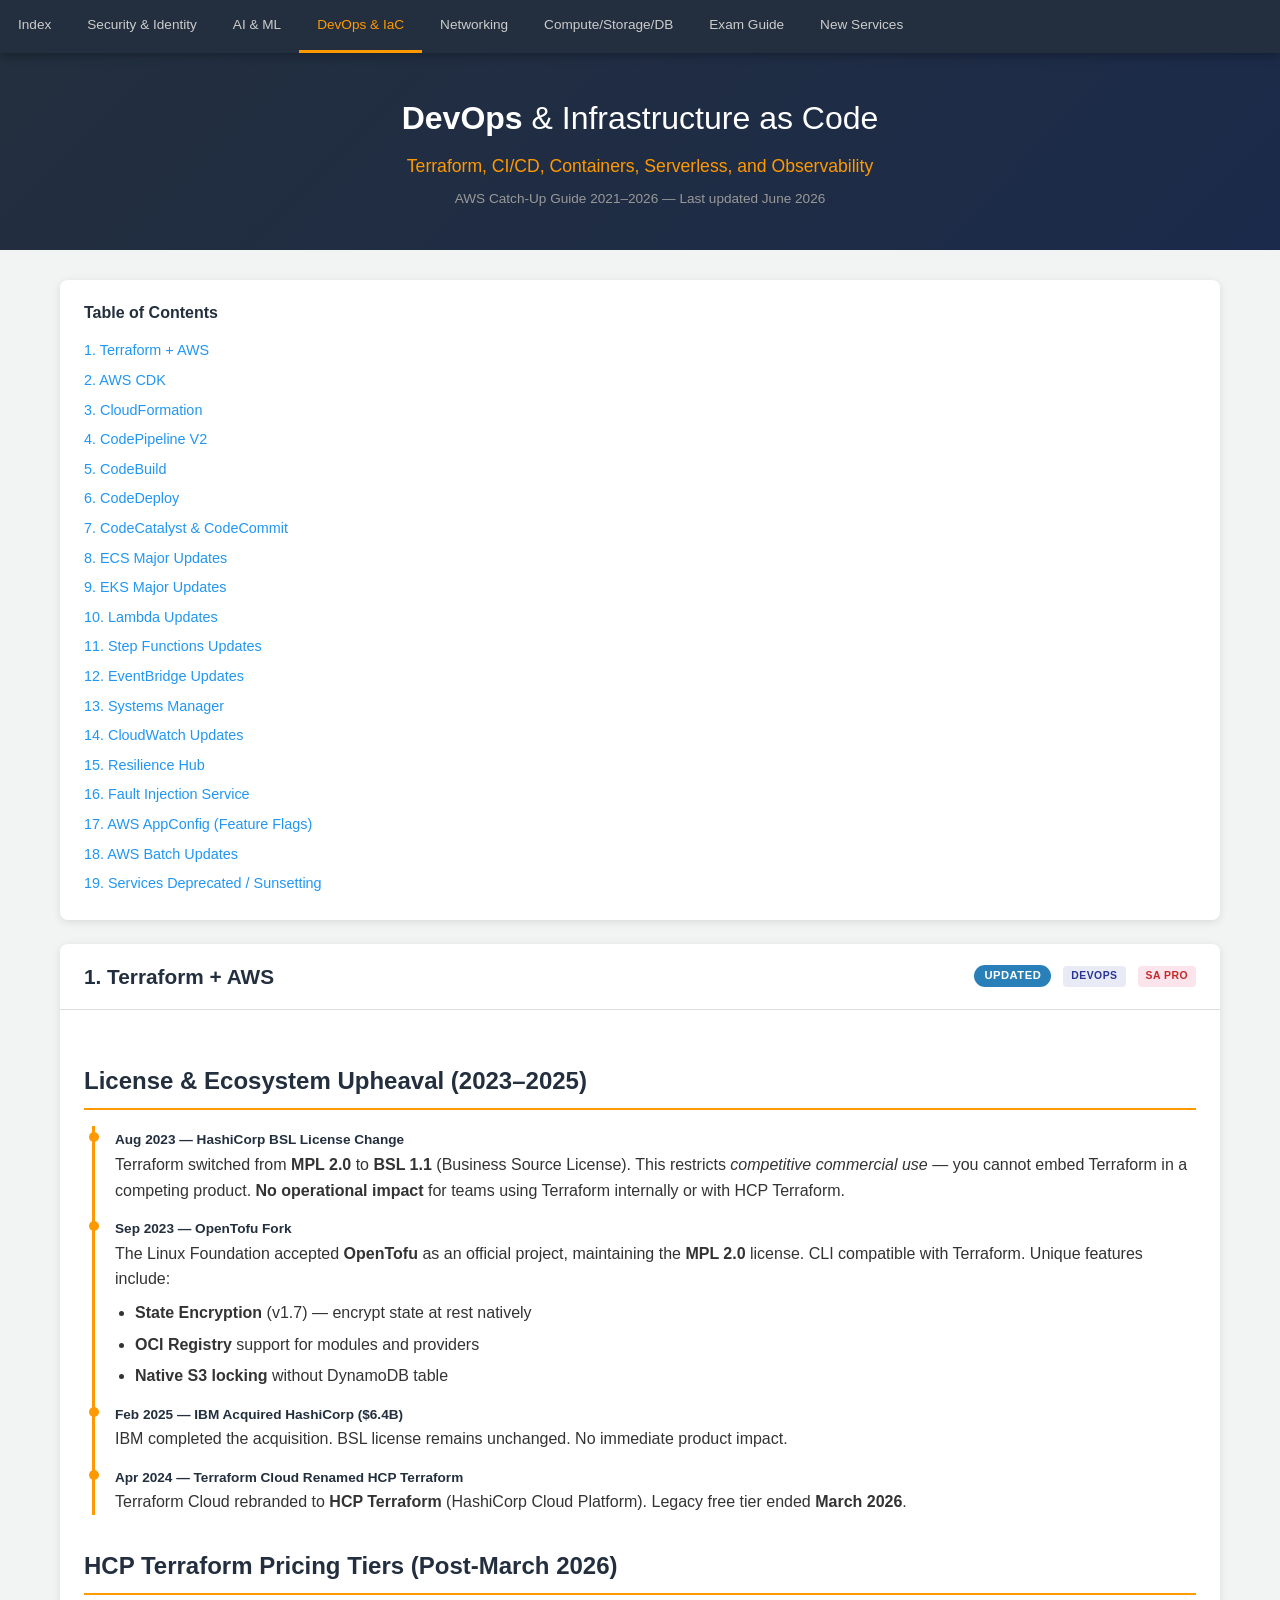
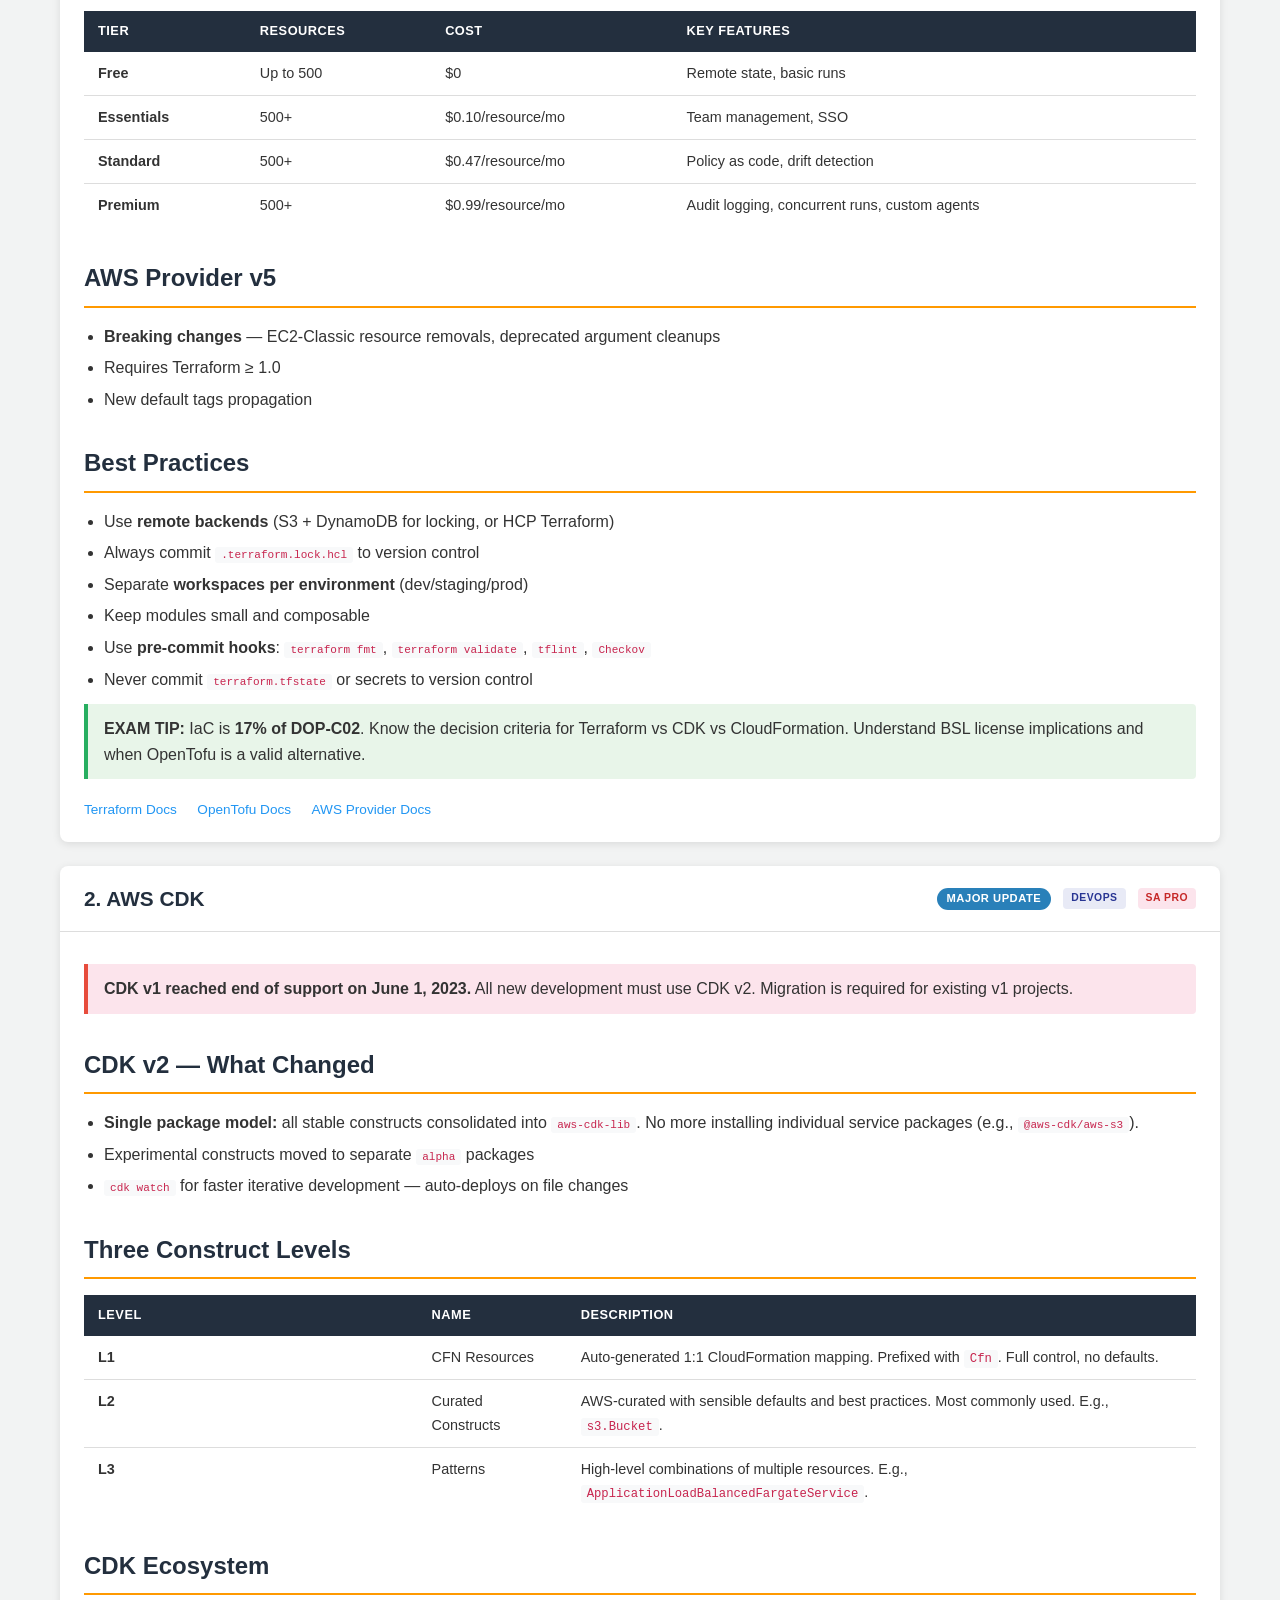
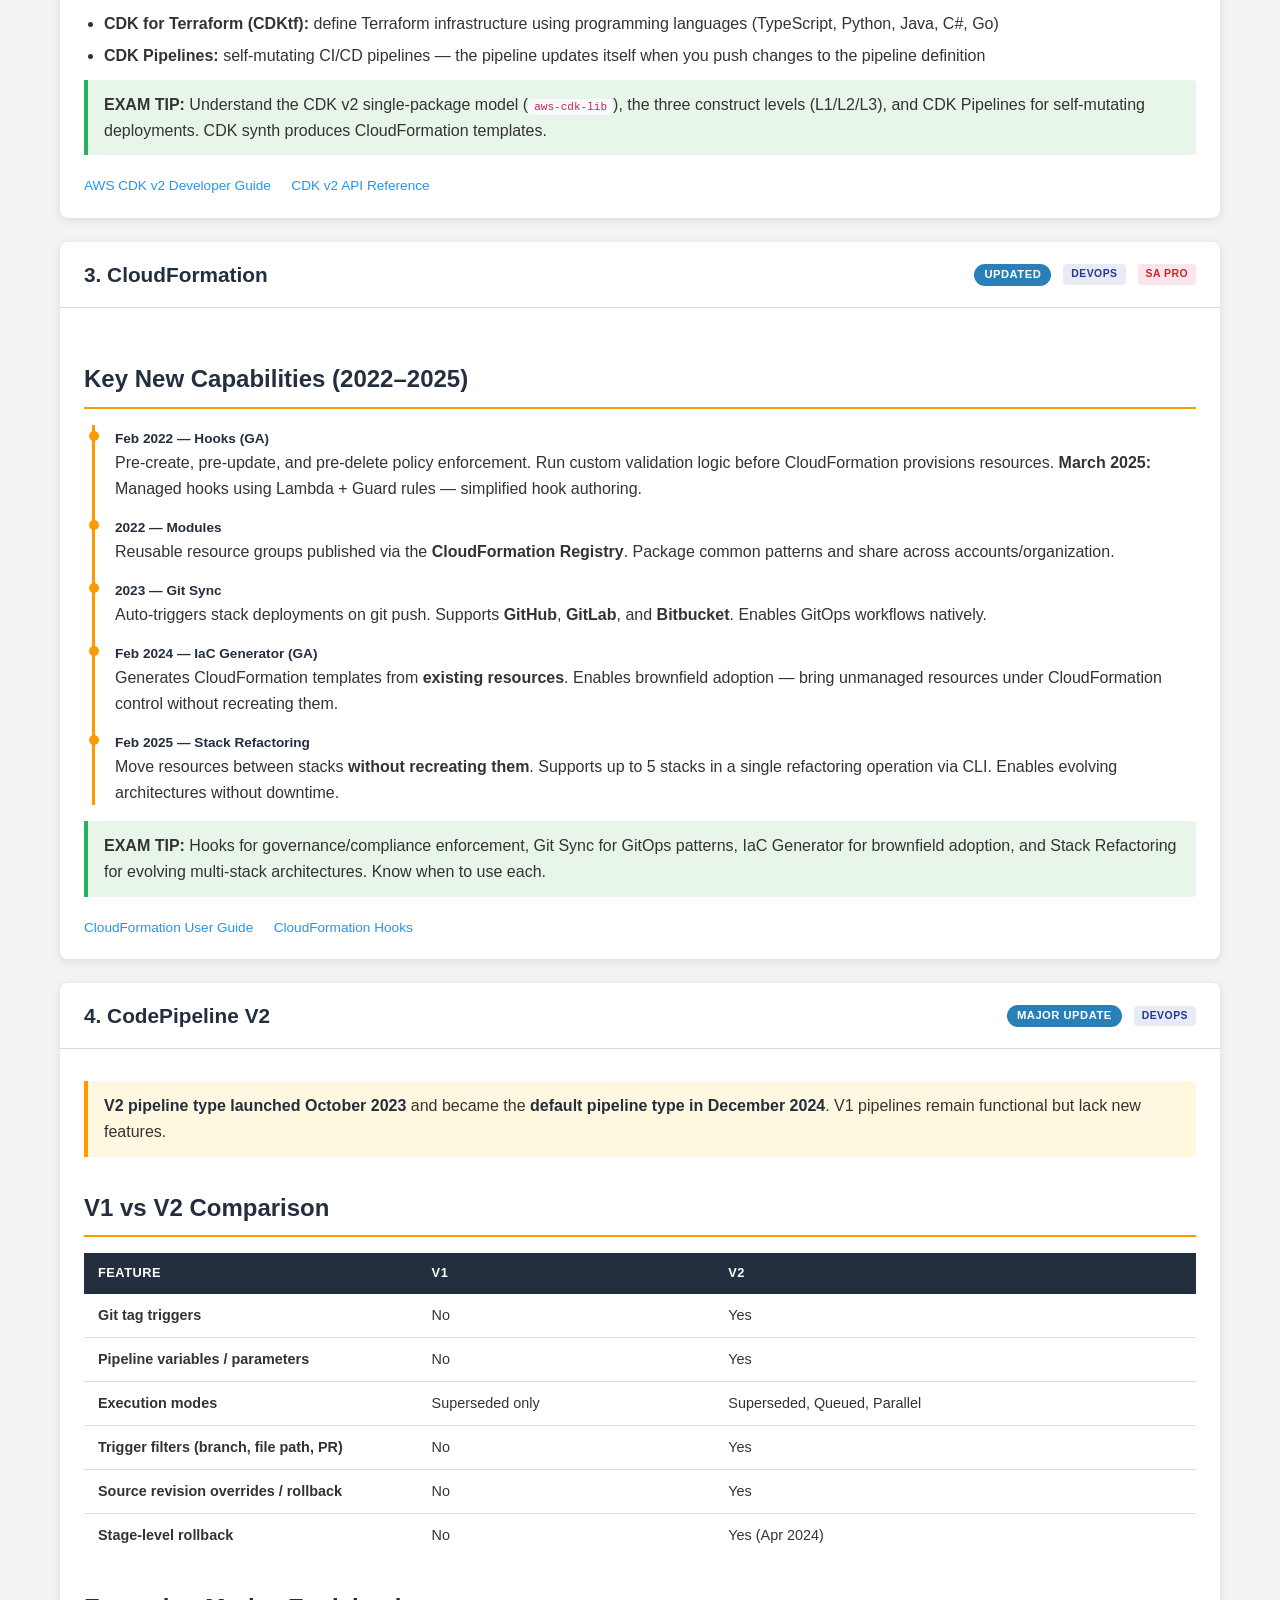
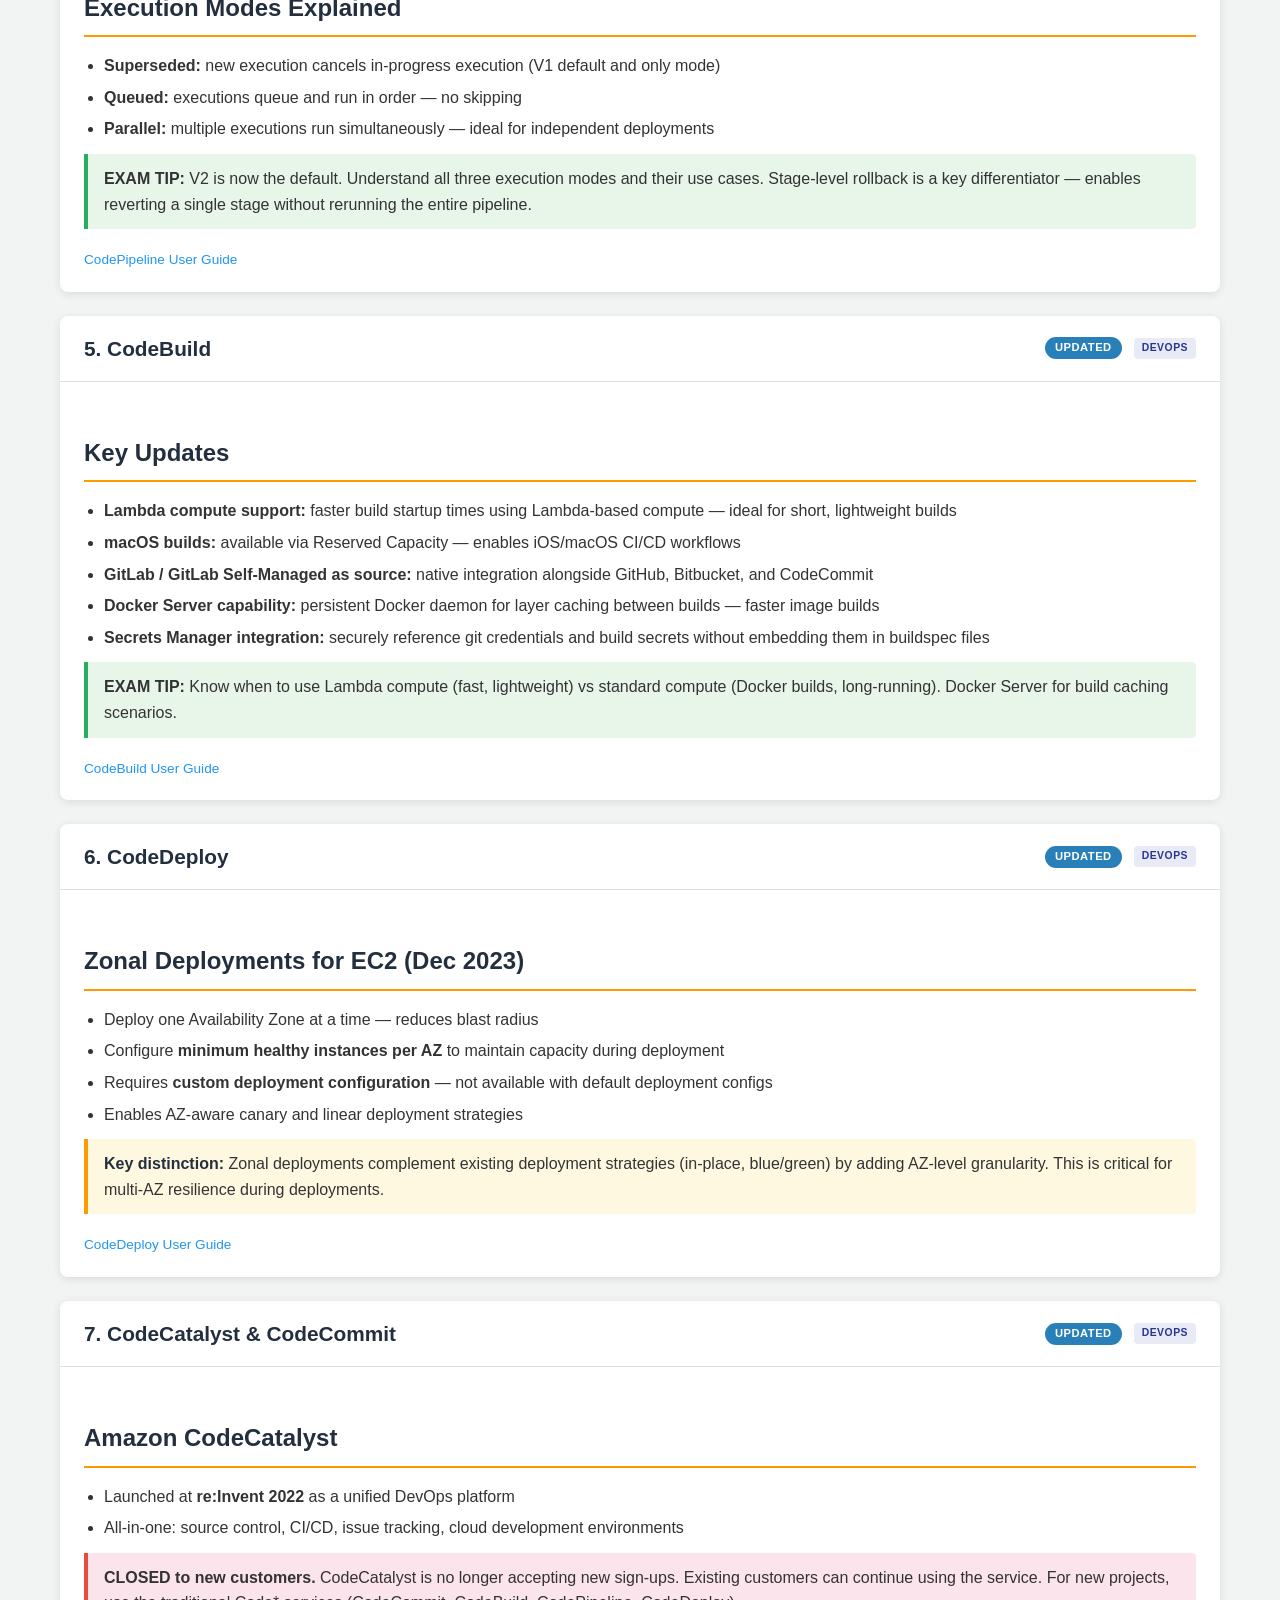
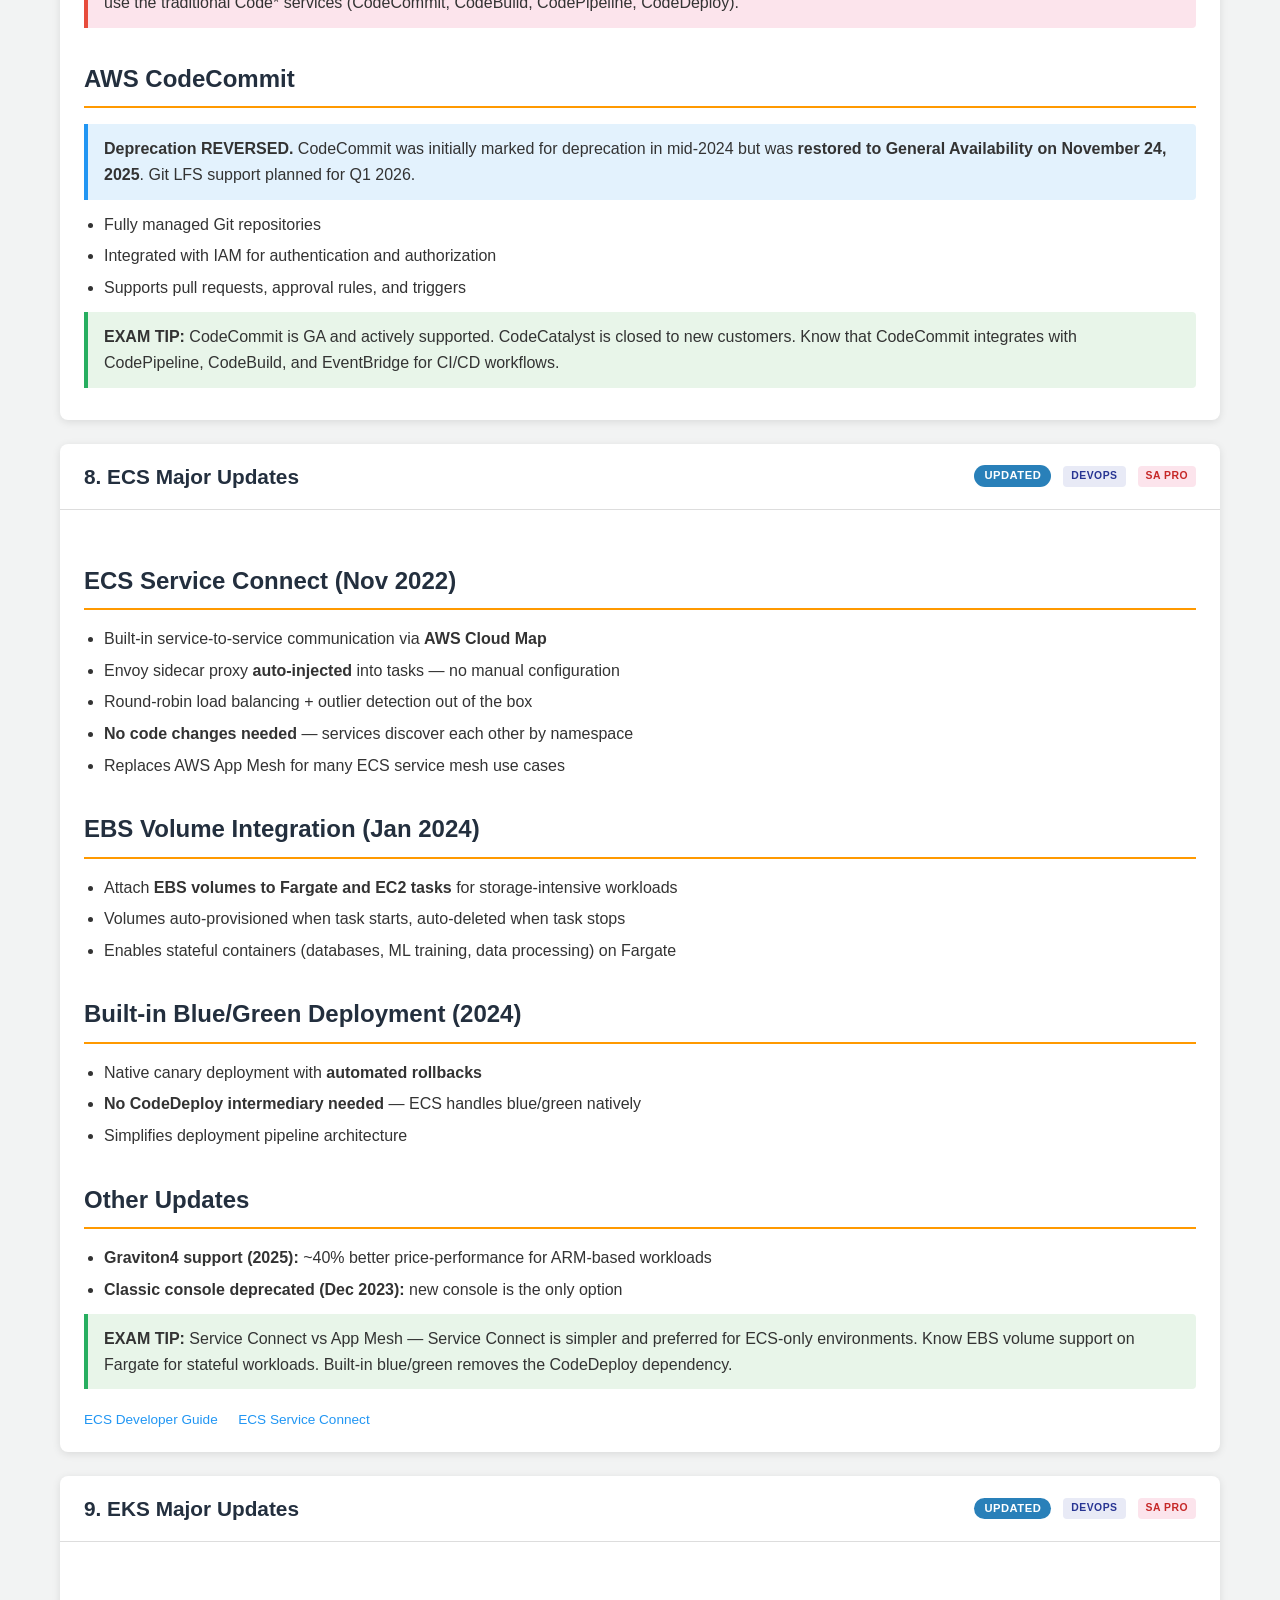
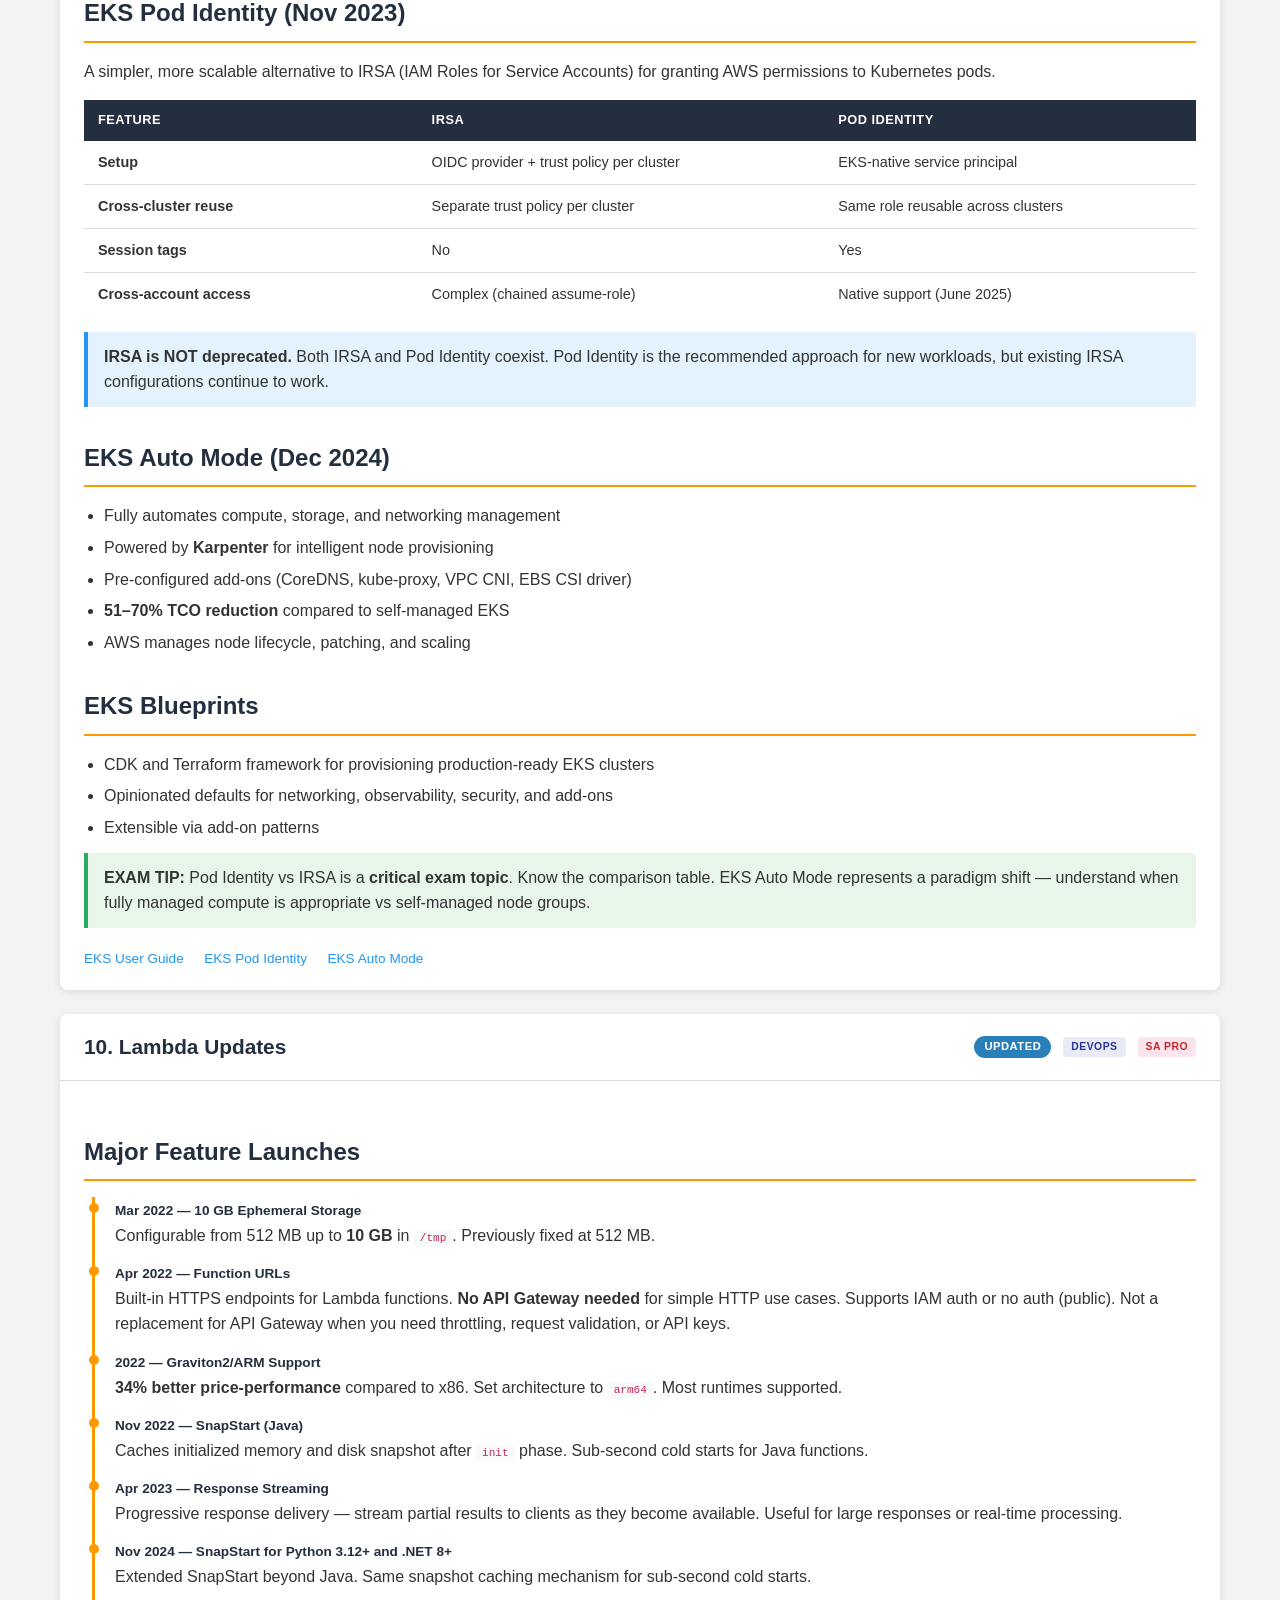
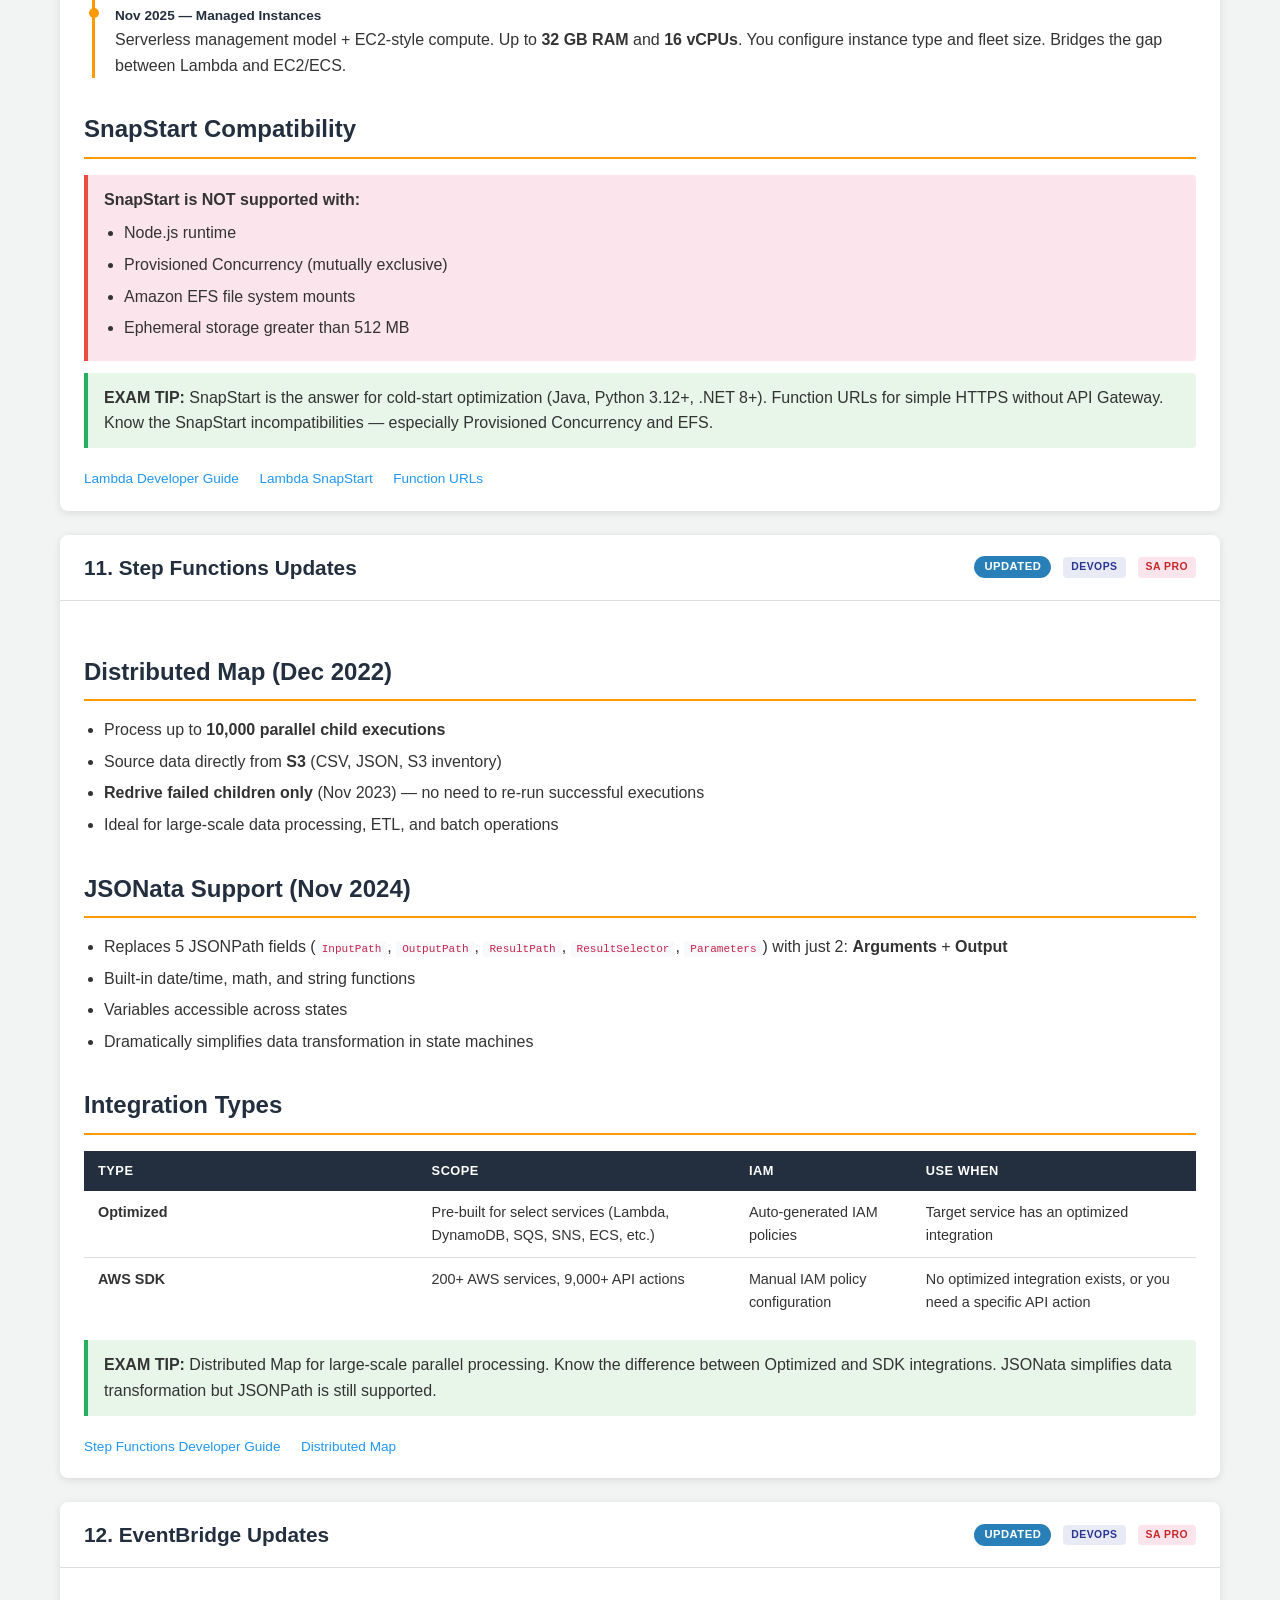
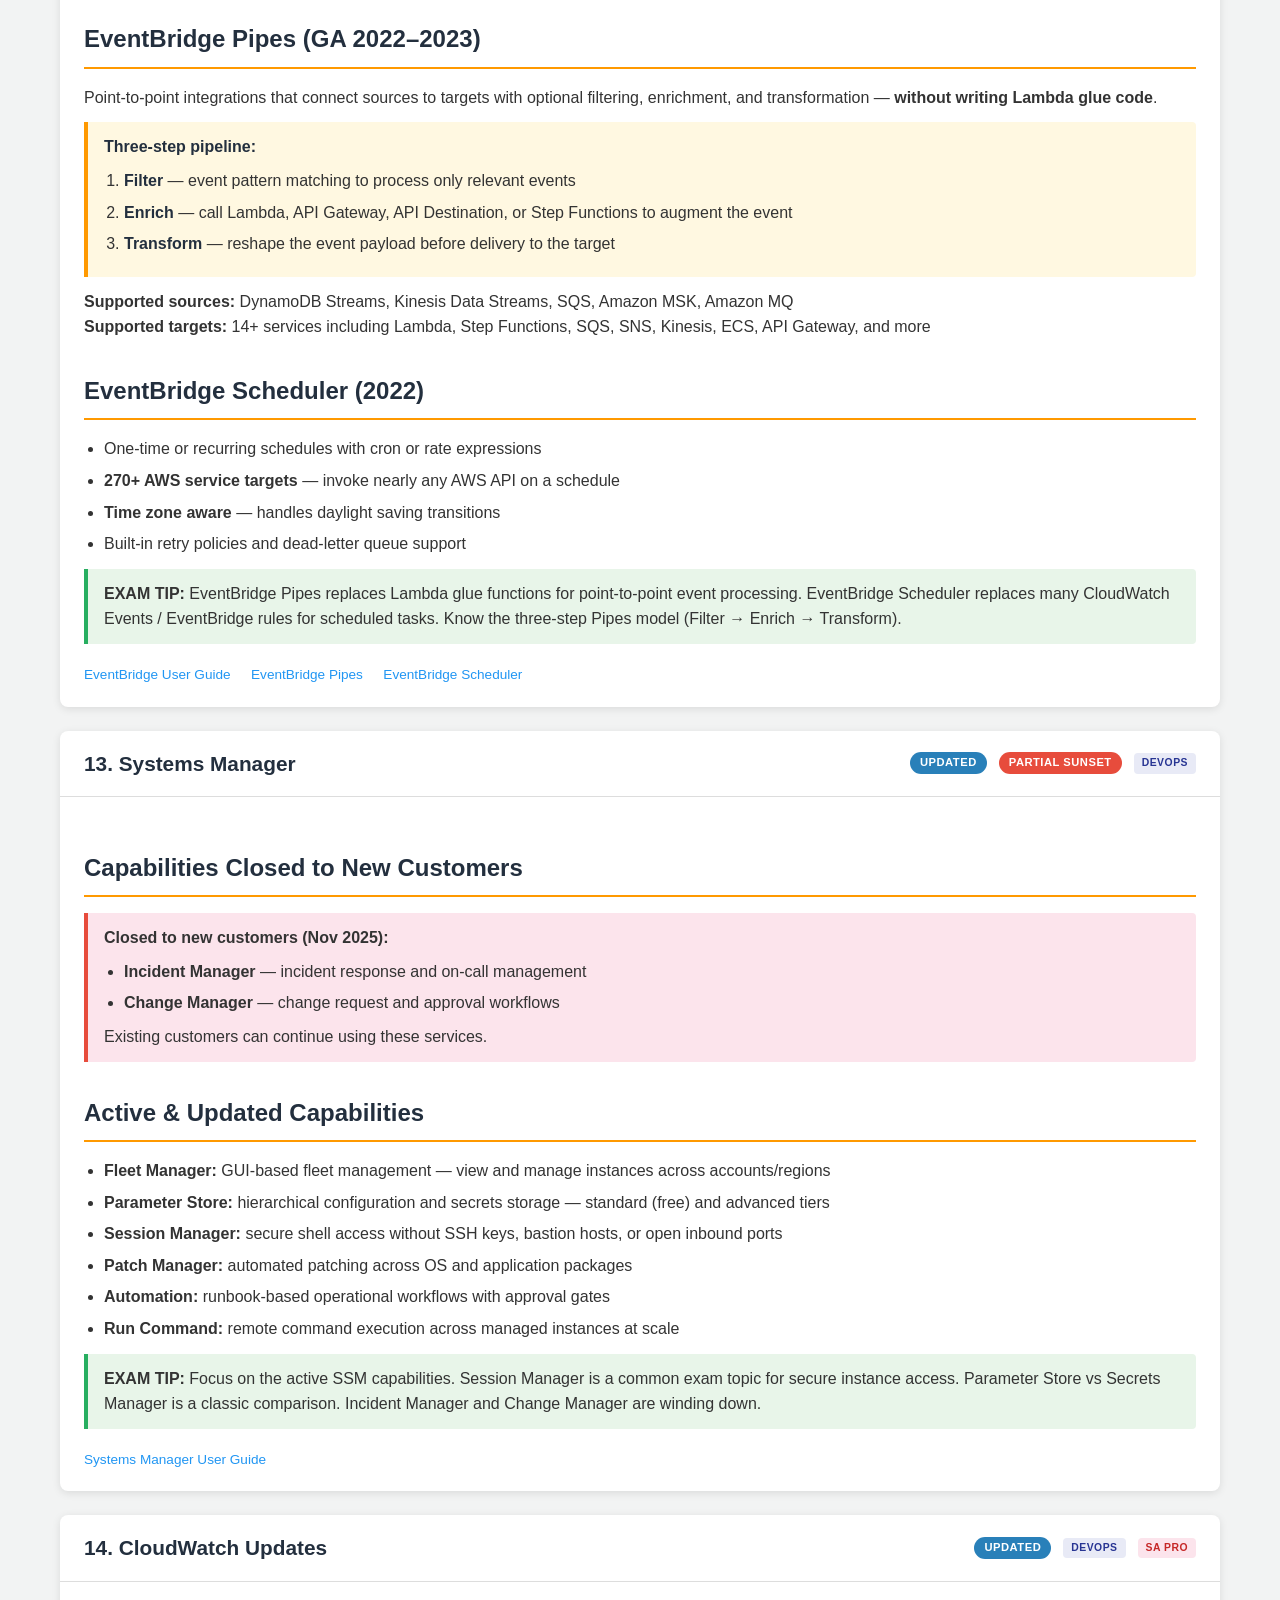
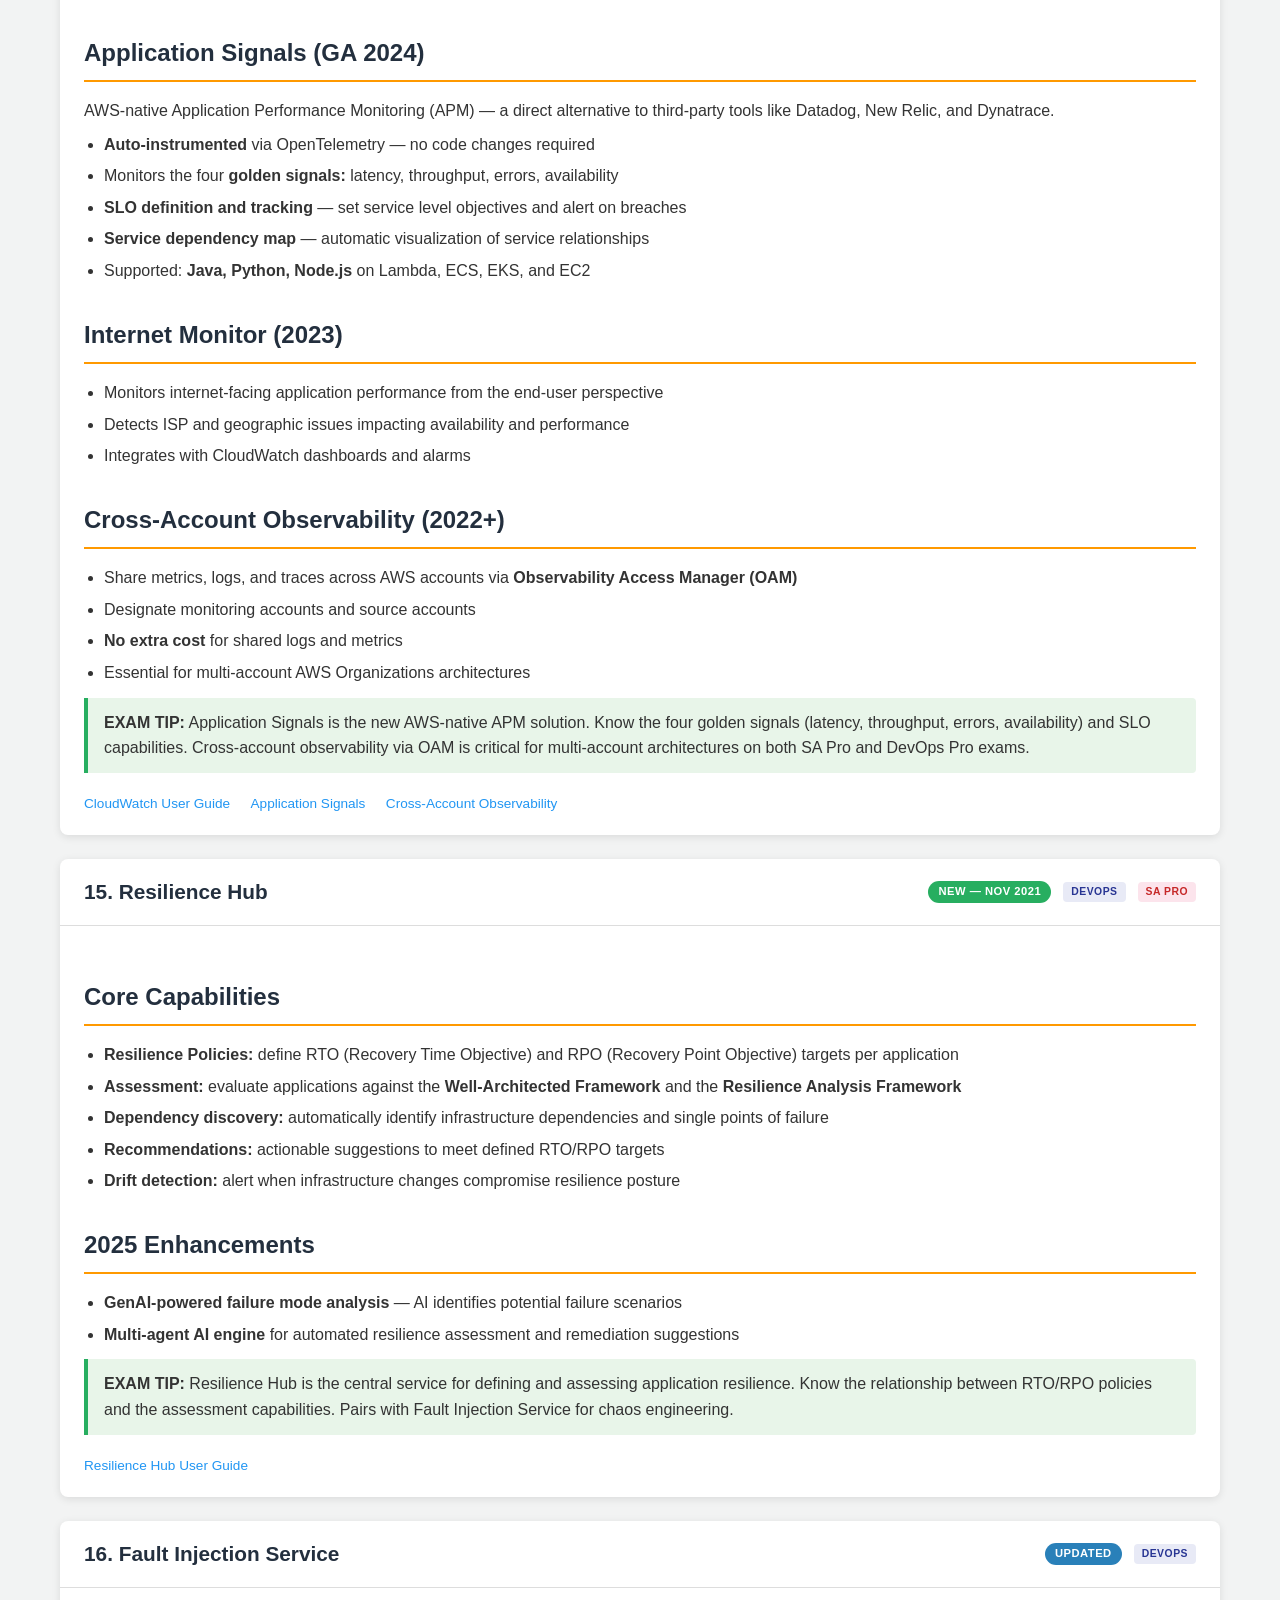
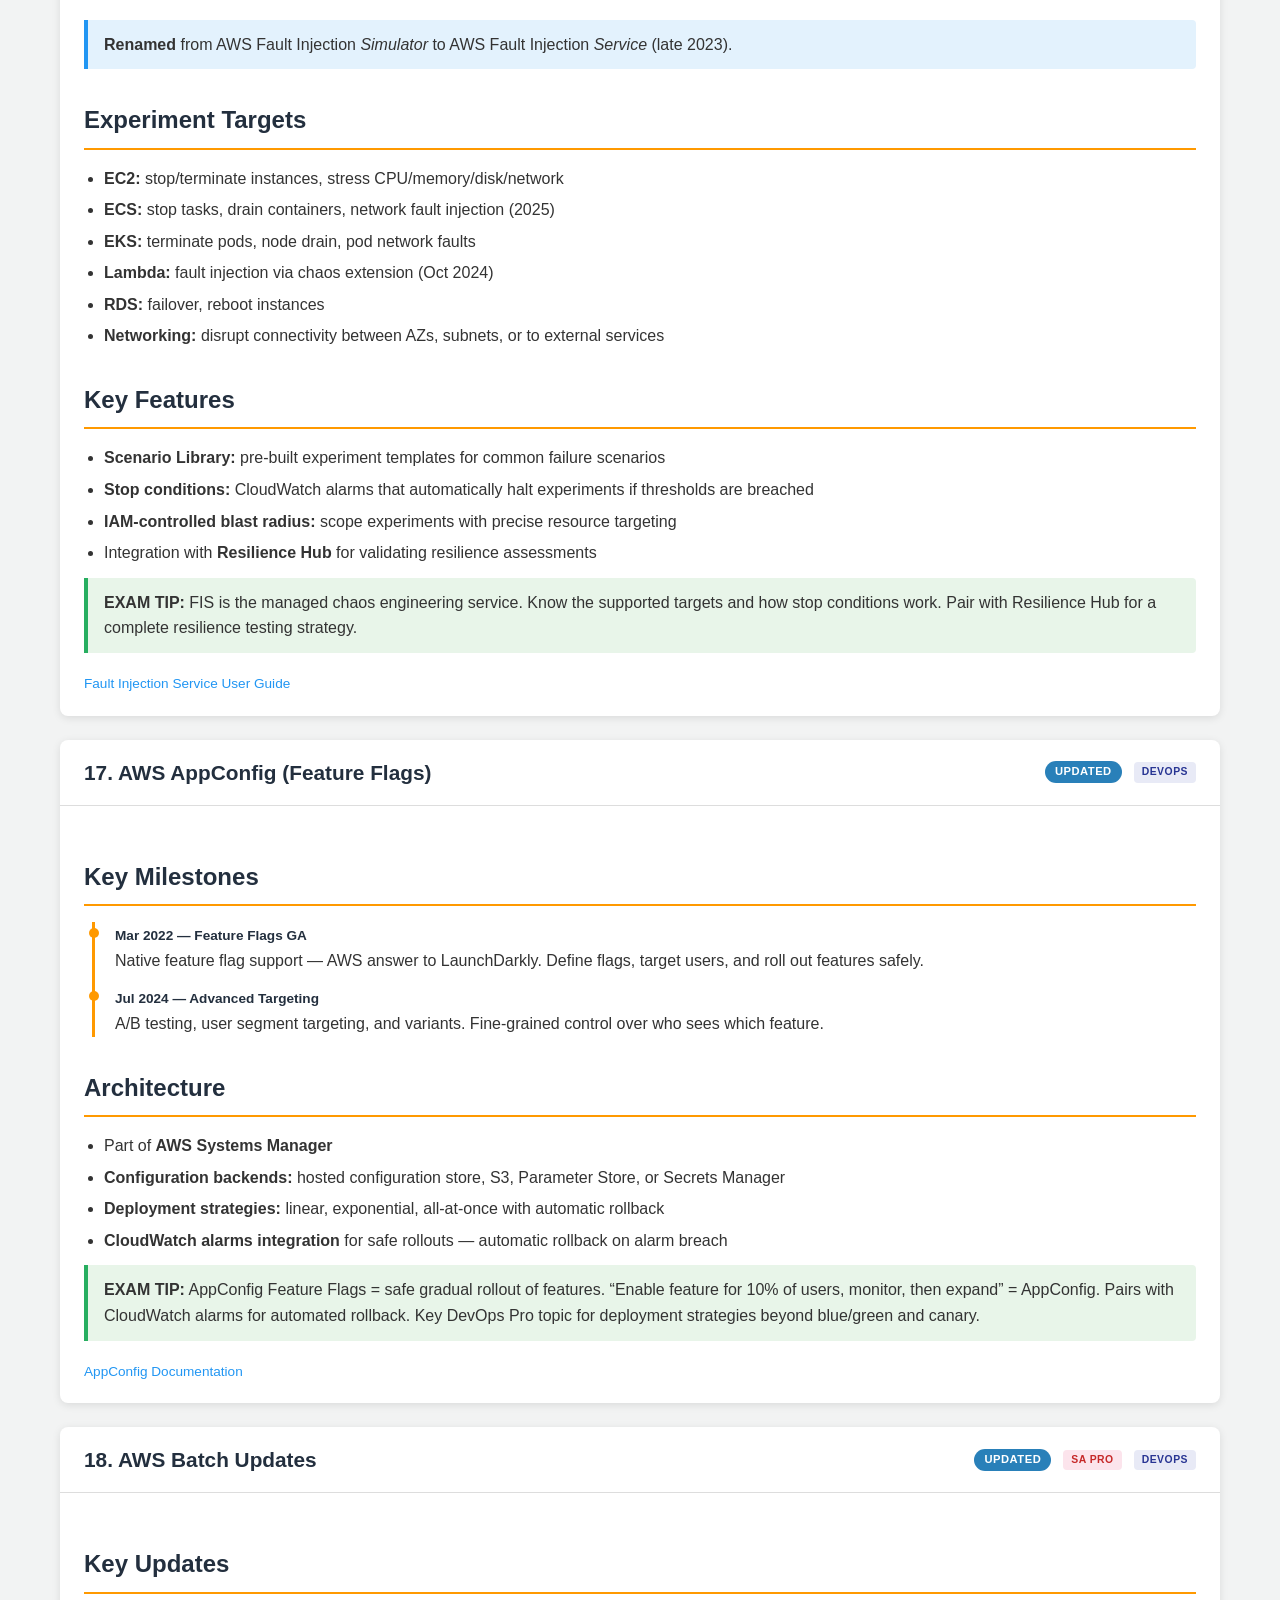
<file: aws-catchup/devops-iac.html>
<!DOCTYPE html>
<html lang="en">
<head>
    <meta charset="UTF-8">
    <meta name="viewport" content="width=device-width, initial-scale=1.0">
    <title>DevOps &amp; Infrastructure as Code &mdash; AWS Catch-Up Guide 2021-2026</title>
    <link rel="stylesheet" href="style.css">
</head>
<body>

    <!-- Top Navigation -->
    <nav class="top-nav">
        <div class="nav-inner">
            <a href="index.html">Index</a>
            <a href="security-identity.html">Security &amp; Identity</a>
            <a href="ai-ml.html">AI &amp; ML</a>
            <a href="devops-iac.html" class="active">DevOps &amp; IaC</a>
            <a href="networking.html">Networking</a>
            <a href="compute-storage-db.html">Compute/Storage/DB</a>
            <a href="exam-guide.html">Exam Guide</a>
            <a href="new-services.html">New Services</a>
        </div>
    </nav>

    <!-- Page Header -->
    <header class="page-header">
        <h1><strong>DevOps</strong> &amp; Infrastructure as Code</h1>
        <p class="subtitle">Terraform, CI/CD, Containers, Serverless, and Observability</p>
        <p class="meta">AWS Catch-Up Guide 2021&ndash;2026 &mdash; Last updated June 2026</p>
    </header>

    <main class="content">

        <!-- Table of Contents -->
        <nav class="toc">
            <h3>Table of Contents</h3>
            <ul>
                <li><a href="#terraform">1. Terraform + AWS</a></li>
                <li><a href="#cdk">2. AWS CDK</a></li>
                <li><a href="#cloudformation">3. CloudFormation</a></li>
                <li><a href="#codepipeline">4. CodePipeline V2</a></li>
                <li><a href="#codebuild">5. CodeBuild</a></li>
                <li><a href="#codedeploy">6. CodeDeploy</a></li>
                <li><a href="#codecatalyst-codecommit">7. CodeCatalyst &amp; CodeCommit</a></li>
                <li><a href="#ecs">8. ECS Major Updates</a></li>
                <li><a href="#eks">9. EKS Major Updates</a></li>
                <li><a href="#lambda">10. Lambda Updates</a></li>
                <li><a href="#stepfunctions">11. Step Functions Updates</a></li>
                <li><a href="#eventbridge">12. EventBridge Updates</a></li>
                <li><a href="#systems-manager">13. Systems Manager</a></li>
                <li><a href="#cloudwatch">14. CloudWatch Updates</a></li>
                <li><a href="#resilience-hub">15. Resilience Hub</a></li>
                <li><a href="#fis">16. Fault Injection Service</a></li>
                <li><a href="#appconfig">17. AWS AppConfig (Feature Flags)</a></li>
                <li><a href="#batch">18. AWS Batch Updates</a></li>
                <li><a href="#deprecated">19. Services Deprecated / Sunsetting</a></li>
            </ul>
        </nav>

        <!-- ============================================================ -->
        <!-- 1. Terraform + AWS -->
        <!-- ============================================================ -->
        <div class="card" id="terraform">
            <div class="card-header">
                <h2>1. Terraform + AWS</h2>
                <span class="badge badge-updated">Updated</span>
                <span class="badge badge-exam badge-devops">DevOps</span>
                <span class="badge badge-exam badge-sa-pro">SA Pro</span>
            </div>
            <div class="card-body">

                <h3 class="section-title">License &amp; Ecosystem Upheaval (2023&ndash;2025)</h3>

                <div class="timeline">
                    <div class="timeline-item">
                        <span class="timeline-date">Aug 2023 &mdash; HashiCorp BSL License Change</span>
                        <p>Terraform switched from <strong>MPL 2.0</strong> to <strong>BSL 1.1</strong> (Business Source License). This restricts <em>competitive commercial use</em> &mdash; you cannot embed Terraform in a competing product. <strong>No operational impact</strong> for teams using Terraform internally or with HCP Terraform.</p>
                    </div>
                    <div class="timeline-item">
                        <span class="timeline-date">Sep 2023 &mdash; OpenTofu Fork</span>
                        <p>The Linux Foundation accepted <strong>OpenTofu</strong> as an official project, maintaining the <strong>MPL 2.0</strong> license. CLI compatible with Terraform. Unique features include:</p>
                        <ul>
                            <li><strong>State Encryption</strong> (v1.7) &mdash; encrypt state at rest natively</li>
                            <li><strong>OCI Registry</strong> support for modules and providers</li>
                            <li><strong>Native S3 locking</strong> without DynamoDB table</li>
                        </ul>
                    </div>
                    <div class="timeline-item">
                        <span class="timeline-date">Feb 2025 &mdash; IBM Acquired HashiCorp ($6.4B)</span>
                        <p>IBM completed the acquisition. BSL license remains unchanged. No immediate product impact.</p>
                    </div>
                    <div class="timeline-item">
                        <span class="timeline-date">Apr 2024 &mdash; Terraform Cloud Renamed HCP Terraform</span>
                        <p>Terraform Cloud rebranded to <strong>HCP Terraform</strong> (HashiCorp Cloud Platform). Legacy free tier ended <strong>March 2026</strong>.</p>
                    </div>
                </div>

                <h3 class="section-title">HCP Terraform Pricing Tiers (Post-March 2026)</h3>
                <table>
                    <thead>
                        <tr>
                            <th>Tier</th>
                            <th>Resources</th>
                            <th>Cost</th>
                            <th>Key Features</th>
                        </tr>
                    </thead>
                    <tbody>
                        <tr>
                            <td><strong>Free</strong></td>
                            <td>Up to 500</td>
                            <td>$0</td>
                            <td>Remote state, basic runs</td>
                        </tr>
                        <tr>
                            <td><strong>Essentials</strong></td>
                            <td>500+</td>
                            <td>$0.10/resource/mo</td>
                            <td>Team management, SSO</td>
                        </tr>
                        <tr>
                            <td><strong>Standard</strong></td>
                            <td>500+</td>
                            <td>$0.47/resource/mo</td>
                            <td>Policy as code, drift detection</td>
                        </tr>
                        <tr>
                            <td><strong>Premium</strong></td>
                            <td>500+</td>
                            <td>$0.99/resource/mo</td>
                            <td>Audit logging, concurrent runs, custom agents</td>
                        </tr>
                    </tbody>
                </table>

                <h3 class="section-title">AWS Provider v5</h3>
                <ul>
                    <li><strong>Breaking changes</strong> &mdash; EC2-Classic resource removals, deprecated argument cleanups</li>
                    <li>Requires Terraform &ge; 1.0</li>
                    <li>New default tags propagation</li>
                </ul>

                <h3 class="section-title">Best Practices</h3>
                <ul>
                    <li>Use <strong>remote backends</strong> (S3 + DynamoDB for locking, or HCP Terraform)</li>
                    <li>Always commit <code>.terraform.lock.hcl</code> to version control</li>
                    <li>Separate <strong>workspaces per environment</strong> (dev/staging/prod)</li>
                    <li>Keep modules small and composable</li>
                    <li>Use <strong>pre-commit hooks</strong>: <code>terraform fmt</code>, <code>terraform validate</code>, <code>tflint</code>, <code>Checkov</code></li>
                    <li>Never commit <code>terraform.tfstate</code> or secrets to version control</li>
                </ul>

                <div class="tip">
                    <strong>EXAM TIP:</strong> IaC is <strong>17% of DOP-C02</strong>. Know the decision criteria for Terraform vs CDK vs CloudFormation. Understand BSL license implications and when OpenTofu is a valid alternative.
                </div>

                <a href="https://developer.hashicorp.com/terraform/docs" class="doc-link" target="_blank">Terraform Docs</a>
                <a href="https://opentofu.org/docs/" class="doc-link" target="_blank" style="margin-left: 16px;">OpenTofu Docs</a>
                <a href="https://registry.terraform.io/providers/hashicorp/aws/latest/docs" class="doc-link" target="_blank" style="margin-left: 16px;">AWS Provider Docs</a>
            </div>
        </div>

        <!-- ============================================================ -->
        <!-- 2. AWS CDK -->
        <!-- ============================================================ -->
        <div class="card" id="cdk">
            <div class="card-header">
                <h2>2. AWS CDK</h2>
                <span class="badge badge-updated">Major Update</span>
                <span class="badge badge-exam badge-devops">DevOps</span>
                <span class="badge badge-exam badge-sa-pro">SA Pro</span>
            </div>
            <div class="card-body">

                <div class="warning">
                    <strong>CDK v1 reached end of support on June 1, 2023.</strong> All new development must use CDK v2. Migration is required for existing v1 projects.
                </div>

                <h3 class="section-title">CDK v2 &mdash; What Changed</h3>
                <ul>
                    <li><strong>Single package model:</strong> all stable constructs consolidated into <code>aws-cdk-lib</code>. No more installing individual service packages (e.g., <code>@aws-cdk/aws-s3</code>).</li>
                    <li>Experimental constructs moved to separate <code>alpha</code> packages</li>
                    <li><code>cdk watch</code> for faster iterative development &mdash; auto-deploys on file changes</li>
                </ul>

                <h3 class="section-title">Three Construct Levels</h3>
                <table class="vs-table">
                    <thead>
                        <tr>
                            <th>Level</th>
                            <th>Name</th>
                            <th>Description</th>
                        </tr>
                    </thead>
                    <tbody>
                        <tr>
                            <td><strong>L1</strong></td>
                            <td>CFN Resources</td>
                            <td>Auto-generated 1:1 CloudFormation mapping. Prefixed with <code>Cfn</code>. Full control, no defaults.</td>
                        </tr>
                        <tr>
                            <td><strong>L2</strong></td>
                            <td>Curated Constructs</td>
                            <td>AWS-curated with sensible defaults and best practices. Most commonly used. E.g., <code>s3.Bucket</code>.</td>
                        </tr>
                        <tr>
                            <td><strong>L3</strong></td>
                            <td>Patterns</td>
                            <td>High-level combinations of multiple resources. E.g., <code>ApplicationLoadBalancedFargateService</code>.</td>
                        </tr>
                    </tbody>
                </table>

                <h3 class="section-title">CDK Ecosystem</h3>
                <ul>
                    <li><strong>CDK for Terraform (CDKtf):</strong> define Terraform infrastructure using programming languages (TypeScript, Python, Java, C#, Go)</li>
                    <li><strong>CDK Pipelines:</strong> self-mutating CI/CD pipelines &mdash; the pipeline updates itself when you push changes to the pipeline definition</li>
                </ul>

                <div class="tip">
                    <strong>EXAM TIP:</strong> Understand the CDK v2 single-package model (<code>aws-cdk-lib</code>), the three construct levels (L1/L2/L3), and CDK Pipelines for self-mutating deployments. CDK synth produces CloudFormation templates.
                </div>

                <a href="https://docs.aws.amazon.com/cdk/v2/guide/home.html" class="doc-link" target="_blank">AWS CDK v2 Developer Guide</a>
                <a href="https://docs.aws.amazon.com/cdk/api/v2/" class="doc-link" target="_blank" style="margin-left: 16px;">CDK v2 API Reference</a>
            </div>
        </div>

        <!-- ============================================================ -->
        <!-- 3. CloudFormation -->
        <!-- ============================================================ -->
        <div class="card" id="cloudformation">
            <div class="card-header">
                <h2>3. CloudFormation</h2>
                <span class="badge badge-updated">Updated</span>
                <span class="badge badge-exam badge-devops">DevOps</span>
                <span class="badge badge-exam badge-sa-pro">SA Pro</span>
            </div>
            <div class="card-body">

                <h3 class="section-title">Key New Capabilities (2022&ndash;2025)</h3>

                <div class="timeline">
                    <div class="timeline-item">
                        <span class="timeline-date">Feb 2022 &mdash; Hooks (GA)</span>
                        <p>Pre-create, pre-update, and pre-delete policy enforcement. Run custom validation logic before CloudFormation provisions resources. <strong>March 2025:</strong> Managed hooks using Lambda + Guard rules &mdash; simplified hook authoring.</p>
                    </div>
                    <div class="timeline-item">
                        <span class="timeline-date">2022 &mdash; Modules</span>
                        <p>Reusable resource groups published via the <strong>CloudFormation Registry</strong>. Package common patterns and share across accounts/organization.</p>
                    </div>
                    <div class="timeline-item">
                        <span class="timeline-date">2023 &mdash; Git Sync</span>
                        <p>Auto-triggers stack deployments on git push. Supports <strong>GitHub</strong>, <strong>GitLab</strong>, and <strong>Bitbucket</strong>. Enables GitOps workflows natively.</p>
                    </div>
                    <div class="timeline-item">
                        <span class="timeline-date">Feb 2024 &mdash; IaC Generator (GA)</span>
                        <p>Generates CloudFormation templates from <strong>existing resources</strong>. Enables brownfield adoption &mdash; bring unmanaged resources under CloudFormation control without recreating them.</p>
                    </div>
                    <div class="timeline-item">
                        <span class="timeline-date">Feb 2025 &mdash; Stack Refactoring</span>
                        <p>Move resources between stacks <strong>without recreating them</strong>. Supports up to 5 stacks in a single refactoring operation via CLI. Enables evolving architectures without downtime.</p>
                    </div>
                </div>

                <div class="tip">
                    <strong>EXAM TIP:</strong> Hooks for governance/compliance enforcement, Git Sync for GitOps patterns, IaC Generator for brownfield adoption, and Stack Refactoring for evolving multi-stack architectures. Know when to use each.
                </div>

                <a href="https://docs.aws.amazon.com/AWSCloudFormation/latest/UserGuide/Welcome.html" class="doc-link" target="_blank">CloudFormation User Guide</a>
                <a href="https://docs.aws.amazon.com/AWSCloudFormation/latest/UserGuide/using-cfn-hooks.html" class="doc-link" target="_blank" style="margin-left: 16px;">CloudFormation Hooks</a>
            </div>
        </div>

        <!-- ============================================================ -->
        <!-- 4. CodePipeline V2 -->
        <!-- ============================================================ -->
        <div class="card" id="codepipeline">
            <div class="card-header">
                <h2>4. CodePipeline V2</h2>
                <span class="badge badge-updated">Major Update</span>
                <span class="badge badge-exam badge-devops">DevOps</span>
            </div>
            <div class="card-body">

                <div class="concept">
                    <strong>V2 pipeline type launched October 2023</strong> and became the <strong>default pipeline type in December 2024</strong>. V1 pipelines remain functional but lack new features.
                </div>

                <h3 class="section-title">V1 vs V2 Comparison</h3>
                <table class="vs-table">
                    <thead>
                        <tr>
                            <th>Feature</th>
                            <th>V1</th>
                            <th>V2</th>
                        </tr>
                    </thead>
                    <tbody>
                        <tr>
                            <td>Git tag triggers</td>
                            <td>No</td>
                            <td>Yes</td>
                        </tr>
                        <tr>
                            <td>Pipeline variables / parameters</td>
                            <td>No</td>
                            <td>Yes</td>
                        </tr>
                        <tr>
                            <td>Execution modes</td>
                            <td>Superseded only</td>
                            <td>Superseded, Queued, Parallel</td>
                        </tr>
                        <tr>
                            <td>Trigger filters (branch, file path, PR)</td>
                            <td>No</td>
                            <td>Yes</td>
                        </tr>
                        <tr>
                            <td>Source revision overrides / rollback</td>
                            <td>No</td>
                            <td>Yes</td>
                        </tr>
                        <tr>
                            <td>Stage-level rollback</td>
                            <td>No</td>
                            <td>Yes (Apr 2024)</td>
                        </tr>
                    </tbody>
                </table>

                <h3 class="section-title">Execution Modes Explained</h3>
                <ul>
                    <li><strong>Superseded:</strong> new execution cancels in-progress execution (V1 default and only mode)</li>
                    <li><strong>Queued:</strong> executions queue and run in order &mdash; no skipping</li>
                    <li><strong>Parallel:</strong> multiple executions run simultaneously &mdash; ideal for independent deployments</li>
                </ul>

                <div class="tip">
                    <strong>EXAM TIP:</strong> V2 is now the default. Understand all three execution modes and their use cases. Stage-level rollback is a key differentiator &mdash; enables reverting a single stage without rerunning the entire pipeline.
                </div>

                <a href="https://docs.aws.amazon.com/codepipeline/latest/userguide/welcome.html" class="doc-link" target="_blank">CodePipeline User Guide</a>
            </div>
        </div>

        <!-- ============================================================ -->
        <!-- 5. CodeBuild -->
        <!-- ============================================================ -->
        <div class="card" id="codebuild">
            <div class="card-header">
                <h2>5. CodeBuild</h2>
                <span class="badge badge-updated">Updated</span>
                <span class="badge badge-exam badge-devops">DevOps</span>
            </div>
            <div class="card-body">

                <h3 class="section-title">Key Updates</h3>
                <ul>
                    <li><strong>Lambda compute support:</strong> faster build startup times using Lambda-based compute &mdash; ideal for short, lightweight builds</li>
                    <li><strong>macOS builds:</strong> available via Reserved Capacity &mdash; enables iOS/macOS CI/CD workflows</li>
                    <li><strong>GitLab / GitLab Self-Managed as source:</strong> native integration alongside GitHub, Bitbucket, and CodeCommit</li>
                    <li><strong>Docker Server capability:</strong> persistent Docker daemon for layer caching between builds &mdash; faster image builds</li>
                    <li><strong>Secrets Manager integration:</strong> securely reference git credentials and build secrets without embedding them in buildspec files</li>
                </ul>

                <div class="tip">
                    <strong>EXAM TIP:</strong> Know when to use Lambda compute (fast, lightweight) vs standard compute (Docker builds, long-running). Docker Server for build caching scenarios.
                </div>

                <a href="https://docs.aws.amazon.com/codebuild/latest/userguide/welcome.html" class="doc-link" target="_blank">CodeBuild User Guide</a>
            </div>
        </div>

        <!-- ============================================================ -->
        <!-- 6. CodeDeploy -->
        <!-- ============================================================ -->
        <div class="card" id="codedeploy">
            <div class="card-header">
                <h2>6. CodeDeploy</h2>
                <span class="badge badge-updated">Updated</span>
                <span class="badge badge-exam badge-devops">DevOps</span>
            </div>
            <div class="card-body">

                <h3 class="section-title">Zonal Deployments for EC2 (Dec 2023)</h3>
                <ul>
                    <li>Deploy one Availability Zone at a time &mdash; reduces blast radius</li>
                    <li>Configure <strong>minimum healthy instances per AZ</strong> to maintain capacity during deployment</li>
                    <li>Requires <strong>custom deployment configuration</strong> &mdash; not available with default deployment configs</li>
                    <li>Enables AZ-aware canary and linear deployment strategies</li>
                </ul>

                <div class="concept">
                    <strong>Key distinction:</strong> Zonal deployments complement existing deployment strategies (in-place, blue/green) by adding AZ-level granularity. This is critical for multi-AZ resilience during deployments.
                </div>

                <a href="https://docs.aws.amazon.com/codedeploy/latest/userguide/welcome.html" class="doc-link" target="_blank">CodeDeploy User Guide</a>
            </div>
        </div>

        <!-- ============================================================ -->
        <!-- 7. CodeCatalyst & CodeCommit -->
        <!-- ============================================================ -->
        <div class="card" id="codecatalyst-codecommit">
            <div class="card-header">
                <h2>7. CodeCatalyst &amp; CodeCommit</h2>
                <span class="badge badge-updated">Updated</span>
                <span class="badge badge-exam badge-devops">DevOps</span>
            </div>
            <div class="card-body">

                <h3 class="section-title">Amazon CodeCatalyst</h3>
                <ul>
                    <li>Launched at <strong>re:Invent 2022</strong> as a unified DevOps platform</li>
                    <li>All-in-one: source control, CI/CD, issue tracking, cloud development environments</li>
                </ul>
                <div class="warning">
                    <strong>CLOSED to new customers.</strong> CodeCatalyst is no longer accepting new sign-ups. Existing customers can continue using the service. For new projects, use the traditional Code* services (CodeCommit, CodeBuild, CodePipeline, CodeDeploy).
                </div>

                <h3 class="section-title">AWS CodeCommit</h3>
                <div class="info">
                    <strong>Deprecation REVERSED.</strong> CodeCommit was initially marked for deprecation in mid-2024 but was <strong>restored to General Availability on November 24, 2025</strong>. Git LFS support planned for Q1 2026.
                </div>
                <ul>
                    <li>Fully managed Git repositories</li>
                    <li>Integrated with IAM for authentication and authorization</li>
                    <li>Supports pull requests, approval rules, and triggers</li>
                </ul>

                <div class="tip">
                    <strong>EXAM TIP:</strong> CodeCommit is GA and actively supported. CodeCatalyst is closed to new customers. Know that CodeCommit integrates with CodePipeline, CodeBuild, and EventBridge for CI/CD workflows.
                </div>
            </div>
        </div>

        <!-- ============================================================ -->
        <!-- 8. ECS Major Updates -->
        <!-- ============================================================ -->
        <div class="card" id="ecs">
            <div class="card-header">
                <h2>8. ECS Major Updates</h2>
                <span class="badge badge-updated">Updated</span>
                <span class="badge badge-exam badge-devops">DevOps</span>
                <span class="badge badge-exam badge-sa-pro">SA Pro</span>
            </div>
            <div class="card-body">

                <h3 class="section-title">ECS Service Connect (Nov 2022)</h3>
                <ul>
                    <li>Built-in service-to-service communication via <strong>AWS Cloud Map</strong></li>
                    <li>Envoy sidecar proxy <strong>auto-injected</strong> into tasks &mdash; no manual configuration</li>
                    <li>Round-robin load balancing + outlier detection out of the box</li>
                    <li><strong>No code changes needed</strong> &mdash; services discover each other by namespace</li>
                    <li>Replaces AWS App Mesh for many ECS service mesh use cases</li>
                </ul>

                <h3 class="section-title">EBS Volume Integration (Jan 2024)</h3>
                <ul>
                    <li>Attach <strong>EBS volumes to Fargate and EC2 tasks</strong> for storage-intensive workloads</li>
                    <li>Volumes auto-provisioned when task starts, auto-deleted when task stops</li>
                    <li>Enables stateful containers (databases, ML training, data processing) on Fargate</li>
                </ul>

                <h3 class="section-title">Built-in Blue/Green Deployment (2024)</h3>
                <ul>
                    <li>Native canary deployment with <strong>automated rollbacks</strong></li>
                    <li><strong>No CodeDeploy intermediary needed</strong> &mdash; ECS handles blue/green natively</li>
                    <li>Simplifies deployment pipeline architecture</li>
                </ul>

                <h3 class="section-title">Other Updates</h3>
                <ul>
                    <li><strong>Graviton4 support (2025):</strong> ~40% better price-performance for ARM-based workloads</li>
                    <li><strong>Classic console deprecated (Dec 2023):</strong> new console is the only option</li>
                </ul>

                <div class="tip">
                    <strong>EXAM TIP:</strong> Service Connect vs App Mesh &mdash; Service Connect is simpler and preferred for ECS-only environments. Know EBS volume support on Fargate for stateful workloads. Built-in blue/green removes the CodeDeploy dependency.
                </div>

                <a href="https://docs.aws.amazon.com/AmazonECS/latest/developerguide/Welcome.html" class="doc-link" target="_blank">ECS Developer Guide</a>
                <a href="https://docs.aws.amazon.com/AmazonECS/latest/developerguide/service-connect.html" class="doc-link" target="_blank" style="margin-left: 16px;">ECS Service Connect</a>
            </div>
        </div>

        <!-- ============================================================ -->
        <!-- 9. EKS Major Updates -->
        <!-- ============================================================ -->
        <div class="card" id="eks">
            <div class="card-header">
                <h2>9. EKS Major Updates</h2>
                <span class="badge badge-updated">Updated</span>
                <span class="badge badge-exam badge-devops">DevOps</span>
                <span class="badge badge-exam badge-sa-pro">SA Pro</span>
            </div>
            <div class="card-body">

                <h3 class="section-title">EKS Pod Identity (Nov 2023)</h3>
                <p>A simpler, more scalable alternative to IRSA (IAM Roles for Service Accounts) for granting AWS permissions to Kubernetes pods.</p>

                <table class="vs-table">
                    <thead>
                        <tr>
                            <th>Feature</th>
                            <th>IRSA</th>
                            <th>Pod Identity</th>
                        </tr>
                    </thead>
                    <tbody>
                        <tr>
                            <td>Setup</td>
                            <td>OIDC provider + trust policy per cluster</td>
                            <td>EKS-native service principal</td>
                        </tr>
                        <tr>
                            <td>Cross-cluster reuse</td>
                            <td>Separate trust policy per cluster</td>
                            <td>Same role reusable across clusters</td>
                        </tr>
                        <tr>
                            <td>Session tags</td>
                            <td>No</td>
                            <td>Yes</td>
                        </tr>
                        <tr>
                            <td>Cross-account access</td>
                            <td>Complex (chained assume-role)</td>
                            <td>Native support (June 2025)</td>
                        </tr>
                    </tbody>
                </table>

                <div class="info">
                    <strong>IRSA is NOT deprecated.</strong> Both IRSA and Pod Identity coexist. Pod Identity is the recommended approach for new workloads, but existing IRSA configurations continue to work.
                </div>

                <h3 class="section-title">EKS Auto Mode (Dec 2024)</h3>
                <ul>
                    <li>Fully automates compute, storage, and networking management</li>
                    <li>Powered by <strong>Karpenter</strong> for intelligent node provisioning</li>
                    <li>Pre-configured add-ons (CoreDNS, kube-proxy, VPC CNI, EBS CSI driver)</li>
                    <li><strong>51&ndash;70% TCO reduction</strong> compared to self-managed EKS</li>
                    <li>AWS manages node lifecycle, patching, and scaling</li>
                </ul>

                <h3 class="section-title">EKS Blueprints</h3>
                <ul>
                    <li>CDK and Terraform framework for provisioning production-ready EKS clusters</li>
                    <li>Opinionated defaults for networking, observability, security, and add-ons</li>
                    <li>Extensible via add-on patterns</li>
                </ul>

                <div class="tip">
                    <strong>EXAM TIP:</strong> Pod Identity vs IRSA is a <strong>critical exam topic</strong>. Know the comparison table. EKS Auto Mode represents a paradigm shift &mdash; understand when fully managed compute is appropriate vs self-managed node groups.
                </div>

                <a href="https://docs.aws.amazon.com/eks/latest/userguide/what-is-eks.html" class="doc-link" target="_blank">EKS User Guide</a>
                <a href="https://docs.aws.amazon.com/eks/latest/userguide/pod-identities.html" class="doc-link" target="_blank" style="margin-left: 16px;">EKS Pod Identity</a>
                <a href="https://docs.aws.amazon.com/eks/latest/userguide/automode.html" class="doc-link" target="_blank" style="margin-left: 16px;">EKS Auto Mode</a>
            </div>
        </div>

        <!-- ============================================================ -->
        <!-- 10. Lambda Updates -->
        <!-- ============================================================ -->
        <div class="card" id="lambda">
            <div class="card-header">
                <h2>10. Lambda Updates</h2>
                <span class="badge badge-updated">Updated</span>
                <span class="badge badge-exam badge-devops">DevOps</span>
                <span class="badge badge-exam badge-sa-pro">SA Pro</span>
            </div>
            <div class="card-body">

                <h3 class="section-title">Major Feature Launches</h3>

                <div class="timeline">
                    <div class="timeline-item">
                        <span class="timeline-date">Mar 2022 &mdash; 10 GB Ephemeral Storage</span>
                        <p>Configurable from 512 MB up to <strong>10 GB</strong> in <code>/tmp</code>. Previously fixed at 512 MB.</p>
                    </div>
                    <div class="timeline-item">
                        <span class="timeline-date">Apr 2022 &mdash; Function URLs</span>
                        <p>Built-in HTTPS endpoints for Lambda functions. <strong>No API Gateway needed</strong> for simple HTTP use cases. Supports IAM auth or no auth (public). Not a replacement for API Gateway when you need throttling, request validation, or API keys.</p>
                    </div>
                    <div class="timeline-item">
                        <span class="timeline-date">2022 &mdash; Graviton2/ARM Support</span>
                        <p><strong>34% better price-performance</strong> compared to x86. Set architecture to <code>arm64</code>. Most runtimes supported.</p>
                    </div>
                    <div class="timeline-item">
                        <span class="timeline-date">Nov 2022 &mdash; SnapStart (Java)</span>
                        <p>Caches initialized memory and disk snapshot after <code>init</code> phase. Sub-second cold starts for Java functions.</p>
                    </div>
                    <div class="timeline-item">
                        <span class="timeline-date">Apr 2023 &mdash; Response Streaming</span>
                        <p>Progressive response delivery &mdash; stream partial results to clients as they become available. Useful for large responses or real-time processing.</p>
                    </div>
                    <div class="timeline-item">
                        <span class="timeline-date">Nov 2024 &mdash; SnapStart for Python 3.12+ and .NET 8+</span>
                        <p>Extended SnapStart beyond Java. Same snapshot caching mechanism for sub-second cold starts.</p>
                    </div>
                    <div class="timeline-item">
                        <span class="timeline-date">Nov 2025 &mdash; Managed Instances</span>
                        <p>Serverless management model + EC2-style compute. Up to <strong>32 GB RAM</strong> and <strong>16 vCPUs</strong>. You configure instance type and fleet size. Bridges the gap between Lambda and EC2/ECS.</p>
                    </div>
                </div>

                <h3 class="section-title">SnapStart Compatibility</h3>
                <div class="warning">
                    <strong>SnapStart is NOT supported with:</strong>
                    <ul>
                        <li>Node.js runtime</li>
                        <li>Provisioned Concurrency (mutually exclusive)</li>
                        <li>Amazon EFS file system mounts</li>
                        <li>Ephemeral storage greater than 512 MB</li>
                    </ul>
                </div>

                <div class="tip">
                    <strong>EXAM TIP:</strong> SnapStart is the answer for cold-start optimization (Java, Python 3.12+, .NET 8+). Function URLs for simple HTTPS without API Gateway. Know the SnapStart incompatibilities &mdash; especially Provisioned Concurrency and EFS.
                </div>

                <a href="https://docs.aws.amazon.com/lambda/latest/dg/welcome.html" class="doc-link" target="_blank">Lambda Developer Guide</a>
                <a href="https://docs.aws.amazon.com/lambda/latest/dg/snapstart.html" class="doc-link" target="_blank" style="margin-left: 16px;">Lambda SnapStart</a>
                <a href="https://docs.aws.amazon.com/lambda/latest/dg/urls-configuration.html" class="doc-link" target="_blank" style="margin-left: 16px;">Function URLs</a>
            </div>
        </div>

        <!-- ============================================================ -->
        <!-- 11. Step Functions Updates -->
        <!-- ============================================================ -->
        <div class="card" id="stepfunctions">
            <div class="card-header">
                <h2>11. Step Functions Updates</h2>
                <span class="badge badge-updated">Updated</span>
                <span class="badge badge-exam badge-devops">DevOps</span>
                <span class="badge badge-exam badge-sa-pro">SA Pro</span>
            </div>
            <div class="card-body">

                <h3 class="section-title">Distributed Map (Dec 2022)</h3>
                <ul>
                    <li>Process up to <strong>10,000 parallel child executions</strong></li>
                    <li>Source data directly from <strong>S3</strong> (CSV, JSON, S3 inventory)</li>
                    <li><strong>Redrive failed children only</strong> (Nov 2023) &mdash; no need to re-run successful executions</li>
                    <li>Ideal for large-scale data processing, ETL, and batch operations</li>
                </ul>

                <h3 class="section-title">JSONata Support (Nov 2024)</h3>
                <ul>
                    <li>Replaces 5 JSONPath fields (<code>InputPath</code>, <code>OutputPath</code>, <code>ResultPath</code>, <code>ResultSelector</code>, <code>Parameters</code>) with just 2: <strong>Arguments</strong> + <strong>Output</strong></li>
                    <li>Built-in date/time, math, and string functions</li>
                    <li>Variables accessible across states</li>
                    <li>Dramatically simplifies data transformation in state machines</li>
                </ul>

                <h3 class="section-title">Integration Types</h3>
                <table class="vs-table">
                    <thead>
                        <tr>
                            <th>Type</th>
                            <th>Scope</th>
                            <th>IAM</th>
                            <th>Use When</th>
                        </tr>
                    </thead>
                    <tbody>
                        <tr>
                            <td><strong>Optimized</strong></td>
                            <td>Pre-built for select services (Lambda, DynamoDB, SQS, SNS, ECS, etc.)</td>
                            <td>Auto-generated IAM policies</td>
                            <td>Target service has an optimized integration</td>
                        </tr>
                        <tr>
                            <td><strong>AWS SDK</strong></td>
                            <td>200+ AWS services, 9,000+ API actions</td>
                            <td>Manual IAM policy configuration</td>
                            <td>No optimized integration exists, or you need a specific API action</td>
                        </tr>
                    </tbody>
                </table>

                <div class="tip">
                    <strong>EXAM TIP:</strong> Distributed Map for large-scale parallel processing. Know the difference between Optimized and SDK integrations. JSONata simplifies data transformation but JSONPath is still supported.
                </div>

                <a href="https://docs.aws.amazon.com/step-functions/latest/dg/welcome.html" class="doc-link" target="_blank">Step Functions Developer Guide</a>
                <a href="https://docs.aws.amazon.com/step-functions/latest/dg/concepts-distributed-map.html" class="doc-link" target="_blank" style="margin-left: 16px;">Distributed Map</a>
            </div>
        </div>

        <!-- ============================================================ -->
        <!-- 12. EventBridge Updates -->
        <!-- ============================================================ -->
        <div class="card" id="eventbridge">
            <div class="card-header">
                <h2>12. EventBridge Updates</h2>
                <span class="badge badge-updated">Updated</span>
                <span class="badge badge-exam badge-devops">DevOps</span>
                <span class="badge badge-exam badge-sa-pro">SA Pro</span>
            </div>
            <div class="card-body">

                <h3 class="section-title">EventBridge Pipes (GA 2022&ndash;2023)</h3>
                <p>Point-to-point integrations that connect sources to targets with optional filtering, enrichment, and transformation &mdash; <strong>without writing Lambda glue code</strong>.</p>

                <div class="concept">
                    <strong>Three-step pipeline:</strong>
                    <ol>
                        <li><strong>Filter</strong> &mdash; event pattern matching to process only relevant events</li>
                        <li><strong>Enrich</strong> &mdash; call Lambda, API Gateway, API Destination, or Step Functions to augment the event</li>
                        <li><strong>Transform</strong> &mdash; reshape the event payload before delivery to the target</li>
                    </ol>
                </div>

                <p><strong>Supported sources:</strong> DynamoDB Streams, Kinesis Data Streams, SQS, Amazon MSK, Amazon MQ</p>
                <p><strong>Supported targets:</strong> 14+ services including Lambda, Step Functions, SQS, SNS, Kinesis, ECS, API Gateway, and more</p>

                <h3 class="section-title">EventBridge Scheduler (2022)</h3>
                <ul>
                    <li>One-time or recurring schedules with cron or rate expressions</li>
                    <li><strong>270+ AWS service targets</strong> &mdash; invoke nearly any AWS API on a schedule</li>
                    <li><strong>Time zone aware</strong> &mdash; handles daylight saving transitions</li>
                    <li>Built-in retry policies and dead-letter queue support</li>
                </ul>

                <div class="tip">
                    <strong>EXAM TIP:</strong> EventBridge Pipes replaces Lambda glue functions for point-to-point event processing. EventBridge Scheduler replaces many CloudWatch Events / EventBridge rules for scheduled tasks. Know the three-step Pipes model (Filter &rarr; Enrich &rarr; Transform).
                </div>

                <a href="https://docs.aws.amazon.com/eventbridge/latest/userguide/what-is-amazon-eventbridge.html" class="doc-link" target="_blank">EventBridge User Guide</a>
                <a href="https://docs.aws.amazon.com/eventbridge/latest/userguide/eb-pipes.html" class="doc-link" target="_blank" style="margin-left: 16px;">EventBridge Pipes</a>
                <a href="https://docs.aws.amazon.com/scheduler/latest/UserGuide/what-is-scheduler.html" class="doc-link" target="_blank" style="margin-left: 16px;">EventBridge Scheduler</a>
            </div>
        </div>

        <!-- ============================================================ -->
        <!-- 13. Systems Manager -->
        <!-- ============================================================ -->
        <div class="card" id="systems-manager">
            <div class="card-header">
                <h2>13. Systems Manager</h2>
                <span class="badge badge-updated">Updated</span>
                <span class="badge badge-deprecated">Partial Sunset</span>
                <span class="badge badge-exam badge-devops">DevOps</span>
            </div>
            <div class="card-body">

                <h3 class="section-title">Capabilities Closed to New Customers</h3>
                <div class="warning">
                    <strong>Closed to new customers (Nov 2025):</strong>
                    <ul>
                        <li><strong>Incident Manager</strong> &mdash; incident response and on-call management</li>
                        <li><strong>Change Manager</strong> &mdash; change request and approval workflows</li>
                    </ul>
                    Existing customers can continue using these services.
                </div>

                <h3 class="section-title">Active &amp; Updated Capabilities</h3>
                <ul>
                    <li><strong>Fleet Manager:</strong> GUI-based fleet management &mdash; view and manage instances across accounts/regions</li>
                    <li><strong>Parameter Store:</strong> hierarchical configuration and secrets storage &mdash; standard (free) and advanced tiers</li>
                    <li><strong>Session Manager:</strong> secure shell access without SSH keys, bastion hosts, or open inbound ports</li>
                    <li><strong>Patch Manager:</strong> automated patching across OS and application packages</li>
                    <li><strong>Automation:</strong> runbook-based operational workflows with approval gates</li>
                    <li><strong>Run Command:</strong> remote command execution across managed instances at scale</li>
                </ul>

                <div class="tip">
                    <strong>EXAM TIP:</strong> Focus on the active SSM capabilities. Session Manager is a common exam topic for secure instance access. Parameter Store vs Secrets Manager is a classic comparison. Incident Manager and Change Manager are winding down.
                </div>

                <a href="https://docs.aws.amazon.com/systems-manager/latest/userguide/what-is-systems-manager.html" class="doc-link" target="_blank">Systems Manager User Guide</a>
            </div>
        </div>

        <!-- ============================================================ -->
        <!-- 14. CloudWatch Updates -->
        <!-- ============================================================ -->
        <div class="card" id="cloudwatch">
            <div class="card-header">
                <h2>14. CloudWatch Updates</h2>
                <span class="badge badge-updated">Updated</span>
                <span class="badge badge-exam badge-devops">DevOps</span>
                <span class="badge badge-exam badge-sa-pro">SA Pro</span>
            </div>
            <div class="card-body">

                <h3 class="section-title">Application Signals (GA 2024)</h3>
                <p>AWS-native Application Performance Monitoring (APM) &mdash; a direct alternative to third-party tools like Datadog, New Relic, and Dynatrace.</p>
                <ul>
                    <li><strong>Auto-instrumented</strong> via OpenTelemetry &mdash; no code changes required</li>
                    <li>Monitors the four <strong>golden signals:</strong> latency, throughput, errors, availability</li>
                    <li><strong>SLO definition and tracking</strong> &mdash; set service level objectives and alert on breaches</li>
                    <li><strong>Service dependency map</strong> &mdash; automatic visualization of service relationships</li>
                    <li>Supported: <strong>Java, Python, Node.js</strong> on Lambda, ECS, EKS, and EC2</li>
                </ul>

                <h3 class="section-title">Internet Monitor (2023)</h3>
                <ul>
                    <li>Monitors internet-facing application performance from the end-user perspective</li>
                    <li>Detects ISP and geographic issues impacting availability and performance</li>
                    <li>Integrates with CloudWatch dashboards and alarms</li>
                </ul>

                <h3 class="section-title">Cross-Account Observability (2022+)</h3>
                <ul>
                    <li>Share metrics, logs, and traces across AWS accounts via <strong>Observability Access Manager (OAM)</strong></li>
                    <li>Designate monitoring accounts and source accounts</li>
                    <li><strong>No extra cost</strong> for shared logs and metrics</li>
                    <li>Essential for multi-account AWS Organizations architectures</li>
                </ul>

                <div class="tip">
                    <strong>EXAM TIP:</strong> Application Signals is the new AWS-native APM solution. Know the four golden signals (latency, throughput, errors, availability) and SLO capabilities. Cross-account observability via OAM is critical for multi-account architectures on both SA Pro and DevOps Pro exams.
                </div>

                <a href="https://docs.aws.amazon.com/AmazonCloudWatch/latest/monitoring/WhatIsCloudWatch.html" class="doc-link" target="_blank">CloudWatch User Guide</a>
                <a href="https://docs.aws.amazon.com/AmazonCloudWatch/latest/monitoring/CloudWatch-Application-Signals.html" class="doc-link" target="_blank" style="margin-left: 16px;">Application Signals</a>
                <a href="https://docs.aws.amazon.com/AmazonCloudWatch/latest/monitoring/CloudWatch-Unified-Cross-Account.html" class="doc-link" target="_blank" style="margin-left: 16px;">Cross-Account Observability</a>
            </div>
        </div>

        <!-- ============================================================ -->
        <!-- 15. Resilience Hub -->
        <!-- ============================================================ -->
        <div class="card" id="resilience-hub">
            <div class="card-header">
                <h2>15. Resilience Hub</h2>
                <span class="badge badge-new">New &mdash; Nov 2021</span>
                <span class="badge badge-exam badge-devops">DevOps</span>
                <span class="badge badge-exam badge-sa-pro">SA Pro</span>
            </div>
            <div class="card-body">

                <h3 class="section-title">Core Capabilities</h3>
                <ul>
                    <li><strong>Resilience Policies:</strong> define RTO (Recovery Time Objective) and RPO (Recovery Point Objective) targets per application</li>
                    <li><strong>Assessment:</strong> evaluate applications against the <strong>Well-Architected Framework</strong> and the <strong>Resilience Analysis Framework</strong></li>
                    <li><strong>Dependency discovery:</strong> automatically identify infrastructure dependencies and single points of failure</li>
                    <li><strong>Recommendations:</strong> actionable suggestions to meet defined RTO/RPO targets</li>
                    <li><strong>Drift detection:</strong> alert when infrastructure changes compromise resilience posture</li>
                </ul>

                <h3 class="section-title">2025 Enhancements</h3>
                <ul>
                    <li><strong>GenAI-powered failure mode analysis</strong> &mdash; AI identifies potential failure scenarios</li>
                    <li><strong>Multi-agent AI engine</strong> for automated resilience assessment and remediation suggestions</li>
                </ul>

                <div class="tip">
                    <strong>EXAM TIP:</strong> Resilience Hub is the central service for defining and assessing application resilience. Know the relationship between RTO/RPO policies and the assessment capabilities. Pairs with Fault Injection Service for chaos engineering.
                </div>

                <a href="https://docs.aws.amazon.com/resilience-hub/latest/userguide/what-is.html" class="doc-link" target="_blank">Resilience Hub User Guide</a>
            </div>
        </div>

        <!-- ============================================================ -->
        <!-- 16. Fault Injection Service -->
        <!-- ============================================================ -->
        <div class="card" id="fis">
            <div class="card-header">
                <h2>16. Fault Injection Service</h2>
                <span class="badge badge-updated">Updated</span>
                <span class="badge badge-exam badge-devops">DevOps</span>
            </div>
            <div class="card-body">

                <div class="info">
                    <strong>Renamed</strong> from AWS Fault Injection <em>Simulator</em> to AWS Fault Injection <em>Service</em> (late 2023).
                </div>

                <h3 class="section-title">Experiment Targets</h3>
                <ul>
                    <li><strong>EC2:</strong> stop/terminate instances, stress CPU/memory/disk/network</li>
                    <li><strong>ECS:</strong> stop tasks, drain containers, network fault injection (2025)</li>
                    <li><strong>EKS:</strong> terminate pods, node drain, pod network faults</li>
                    <li><strong>Lambda:</strong> fault injection via chaos extension (Oct 2024)</li>
                    <li><strong>RDS:</strong> failover, reboot instances</li>
                    <li><strong>Networking:</strong> disrupt connectivity between AZs, subnets, or to external services</li>
                </ul>

                <h3 class="section-title">Key Features</h3>
                <ul>
                    <li><strong>Scenario Library:</strong> pre-built experiment templates for common failure scenarios</li>
                    <li><strong>Stop conditions:</strong> CloudWatch alarms that automatically halt experiments if thresholds are breached</li>
                    <li><strong>IAM-controlled blast radius:</strong> scope experiments with precise resource targeting</li>
                    <li>Integration with <strong>Resilience Hub</strong> for validating resilience assessments</li>
                </ul>

                <div class="tip">
                    <strong>EXAM TIP:</strong> FIS is the managed chaos engineering service. Know the supported targets and how stop conditions work. Pair with Resilience Hub for a complete resilience testing strategy.
                </div>

                <a href="https://docs.aws.amazon.com/fis/latest/userguide/what-is.html" class="doc-link" target="_blank">Fault Injection Service User Guide</a>
            </div>
        </div>

        <!-- ============================================================ -->
        <!-- 17. AWS AppConfig (Feature Flags) -->
        <!-- ============================================================ -->
        <div class="card" id="appconfig">
            <div class="card-header">
                <h2>17. AWS AppConfig (Feature Flags)</h2>
                <span class="badge badge-updated">Updated</span>
                <span class="badge badge-exam badge-devops">DevOps</span>
            </div>
            <div class="card-body">

                <h3 class="section-title">Key Milestones</h3>

                <div class="timeline">
                    <div class="timeline-item">
                        <span class="timeline-date">Mar 2022 &mdash; Feature Flags GA</span>
                        <p>Native feature flag support &mdash; AWS answer to LaunchDarkly. Define flags, target users, and roll out features safely.</p>
                    </div>
                    <div class="timeline-item">
                        <span class="timeline-date">Jul 2024 &mdash; Advanced Targeting</span>
                        <p>A/B testing, user segment targeting, and variants. Fine-grained control over who sees which feature.</p>
                    </div>
                </div>

                <h3 class="section-title">Architecture</h3>
                <ul>
                    <li>Part of <strong>AWS Systems Manager</strong></li>
                    <li><strong>Configuration backends:</strong> hosted configuration store, S3, Parameter Store, or Secrets Manager</li>
                    <li><strong>Deployment strategies:</strong> linear, exponential, all-at-once with automatic rollback</li>
                    <li><strong>CloudWatch alarms integration</strong> for safe rollouts &mdash; automatic rollback on alarm breach</li>
                </ul>

                <div class="tip">
                    <strong>EXAM TIP:</strong> AppConfig Feature Flags = safe gradual rollout of features. &ldquo;Enable feature for 10% of users, monitor, then expand&rdquo; = AppConfig. Pairs with CloudWatch alarms for automated rollback. Key DevOps Pro topic for deployment strategies beyond blue/green and canary.
                </div>

                <a href="https://docs.aws.amazon.com/appconfig/" class="doc-link" target="_blank">AppConfig Documentation</a>
            </div>
        </div>

        <!-- ============================================================ -->
        <!-- 18. AWS Batch Updates -->
        <!-- ============================================================ -->
        <div class="card" id="batch">
            <div class="card-header">
                <h2>18. AWS Batch Updates</h2>
                <span class="badge badge-updated">Updated</span>
                <span class="badge badge-exam badge-sa-pro">SA Pro</span>
                <span class="badge badge-exam badge-devops">DevOps</span>
            </div>
            <div class="card-body">

                <h3 class="section-title">Key Updates</h3>

                <div class="timeline">
                    <div class="timeline-item">
                        <span class="timeline-date">2022 &mdash; AWS Batch on EKS</span>
                        <p>Run Batch jobs on existing EKS clusters &mdash; Kubernetes-native batch processing.</p>
                    </div>
                    <div class="timeline-item">
                        <span class="timeline-date">Feb 2024 &mdash; Multi-container Jobs</span>
                        <p>Sidecar pattern support &mdash; run logging, monitoring containers alongside main job container.</p>
                    </div>
                    <div class="timeline-item">
                        <span class="timeline-date">Jul 2024 &mdash; Gang Scheduling on EKS</span>
                        <p>Coordinate multiple pods for distributed ML training &mdash; all pods scheduled together or not at all.</p>
                    </div>
                </div>

                <h3 class="section-title">Compute Environments</h3>
                <ul>
                    <li>Supports <strong>Fargate</strong> and <strong>EC2</strong> compute environments</li>
                </ul>

                <div class="tip">
                    <strong>EXAM TIP:</strong> Batch = managed batch processing (HPC, rendering, simulations). Batch vs Step Functions: Batch for compute-heavy jobs with dependencies, Step Functions for workflow orchestration. Batch on EKS for Kubernetes-native batch.
                </div>
            </div>
        </div>

        <!-- ============================================================ -->
        <!-- 19. Services Deprecated / Sunsetting -->
        <!-- ============================================================ -->
        <div class="card" id="deprecated">
            <div class="card-header">
                <h2>19. Services Deprecated / Sunsetting</h2>
                <span class="badge badge-deprecated">Deprecated</span>
            </div>
            <div class="card-body">

                <div class="warning">
                    <strong>Review these carefully.</strong> Exam questions may still reference these services, but knowing their status is critical for selecting the correct answer.
                </div>

                <table>
                    <thead>
                        <tr>
                            <th>Service</th>
                            <th>Status</th>
                            <th>Date</th>
                            <th>Notes</th>
                        </tr>
                    </thead>
                    <tbody>
                        <tr>
                            <td><strong>AWS Proton</strong></td>
                            <td><span class="badge badge-deprecated">End of Support</span></td>
                            <td>Oct 7, 2026</td>
                            <td>Platform engineering service &mdash; migrate to CodePipeline or CDK Pipelines</td>
                        </tr>
                        <tr>
                            <td><strong>App Runner</strong></td>
                            <td><span class="badge badge-deprecated">Closed to New</span></td>
                            <td>Apr 30, 2026</td>
                            <td>Simplified container deployment &mdash; use ECS Fargate or Lambda instead</td>
                        </tr>
                        <tr>
                            <td><strong>SSM Incident Manager</strong></td>
                            <td><span class="badge badge-deprecated">Closed to New</span></td>
                            <td>Nov 7, 2025</td>
                            <td>Incident response &mdash; consider third-party tools (PagerDuty, Opsgenie)</td>
                        </tr>
                        <tr>
                            <td><strong>SSM Change Manager</strong></td>
                            <td><span class="badge badge-deprecated">Closed to New</span></td>
                            <td>Nov 7, 2025</td>
                            <td>Change management &mdash; use SSM Automation with approval gates</td>
                        </tr>
                        <tr>
                            <td><strong>CodeCatalyst</strong></td>
                            <td><span class="badge badge-deprecated">Closed to New</span></td>
                            <td>Already</td>
                            <td>Unified DevOps platform &mdash; use traditional Code* services</td>
                        </tr>
                        <tr>
                            <td><strong>CDK v1</strong></td>
                            <td><span class="badge badge-deprecated">End of Support</span></td>
                            <td>Jun 1, 2023</td>
                            <td>Migrate to CDK v2 (<code>aws-cdk-lib</code>)</td>
                        </tr>
                        <tr>
                            <td><strong>CodeCommit</strong></td>
                            <td><span class="badge badge-new">Restored to GA</span></td>
                            <td>Nov 24, 2025</td>
                            <td>Deprecation reversed &mdash; fully supported, Git LFS planned Q1 2026</td>
                        </tr>
                    </tbody>
                </table>

                <div class="concept">
                    <strong>Pattern to note:</strong> AWS is consolidating its DevOps surface area. CodeCatalyst (all-in-one) is closing while individual Code* services (CodeCommit, CodeBuild, CodePipeline, CodeDeploy) remain active. App Runner is giving way to ECS Fargate. Proton is being replaced by CDK Pipelines and CodePipeline V2.
                </div>
            </div>
        </div>

    </main>

    <footer>
        <p>AWS Catch-Up Guide 2021&ndash;2026 &mdash; DevOps &amp; Infrastructure as Code &mdash; Last updated June 2026</p>
    </footer>

</body>
</html>
</file>
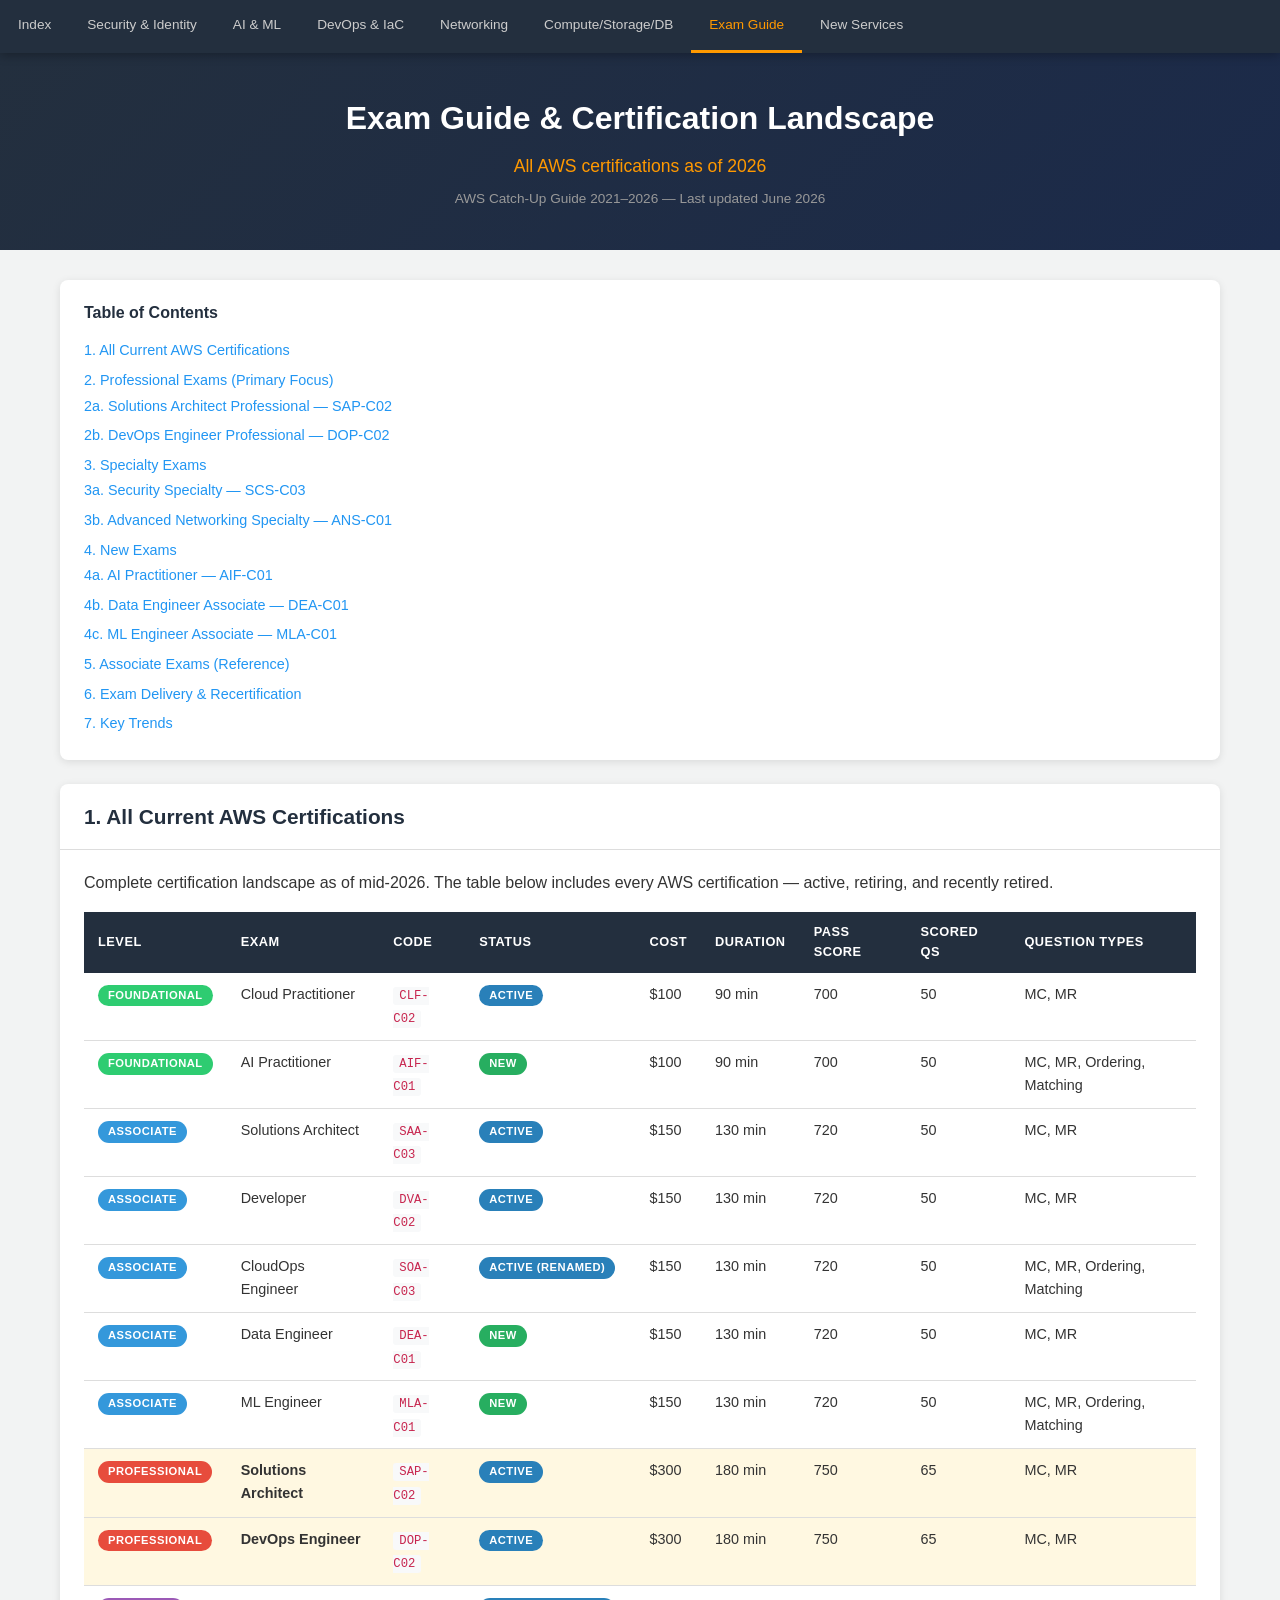
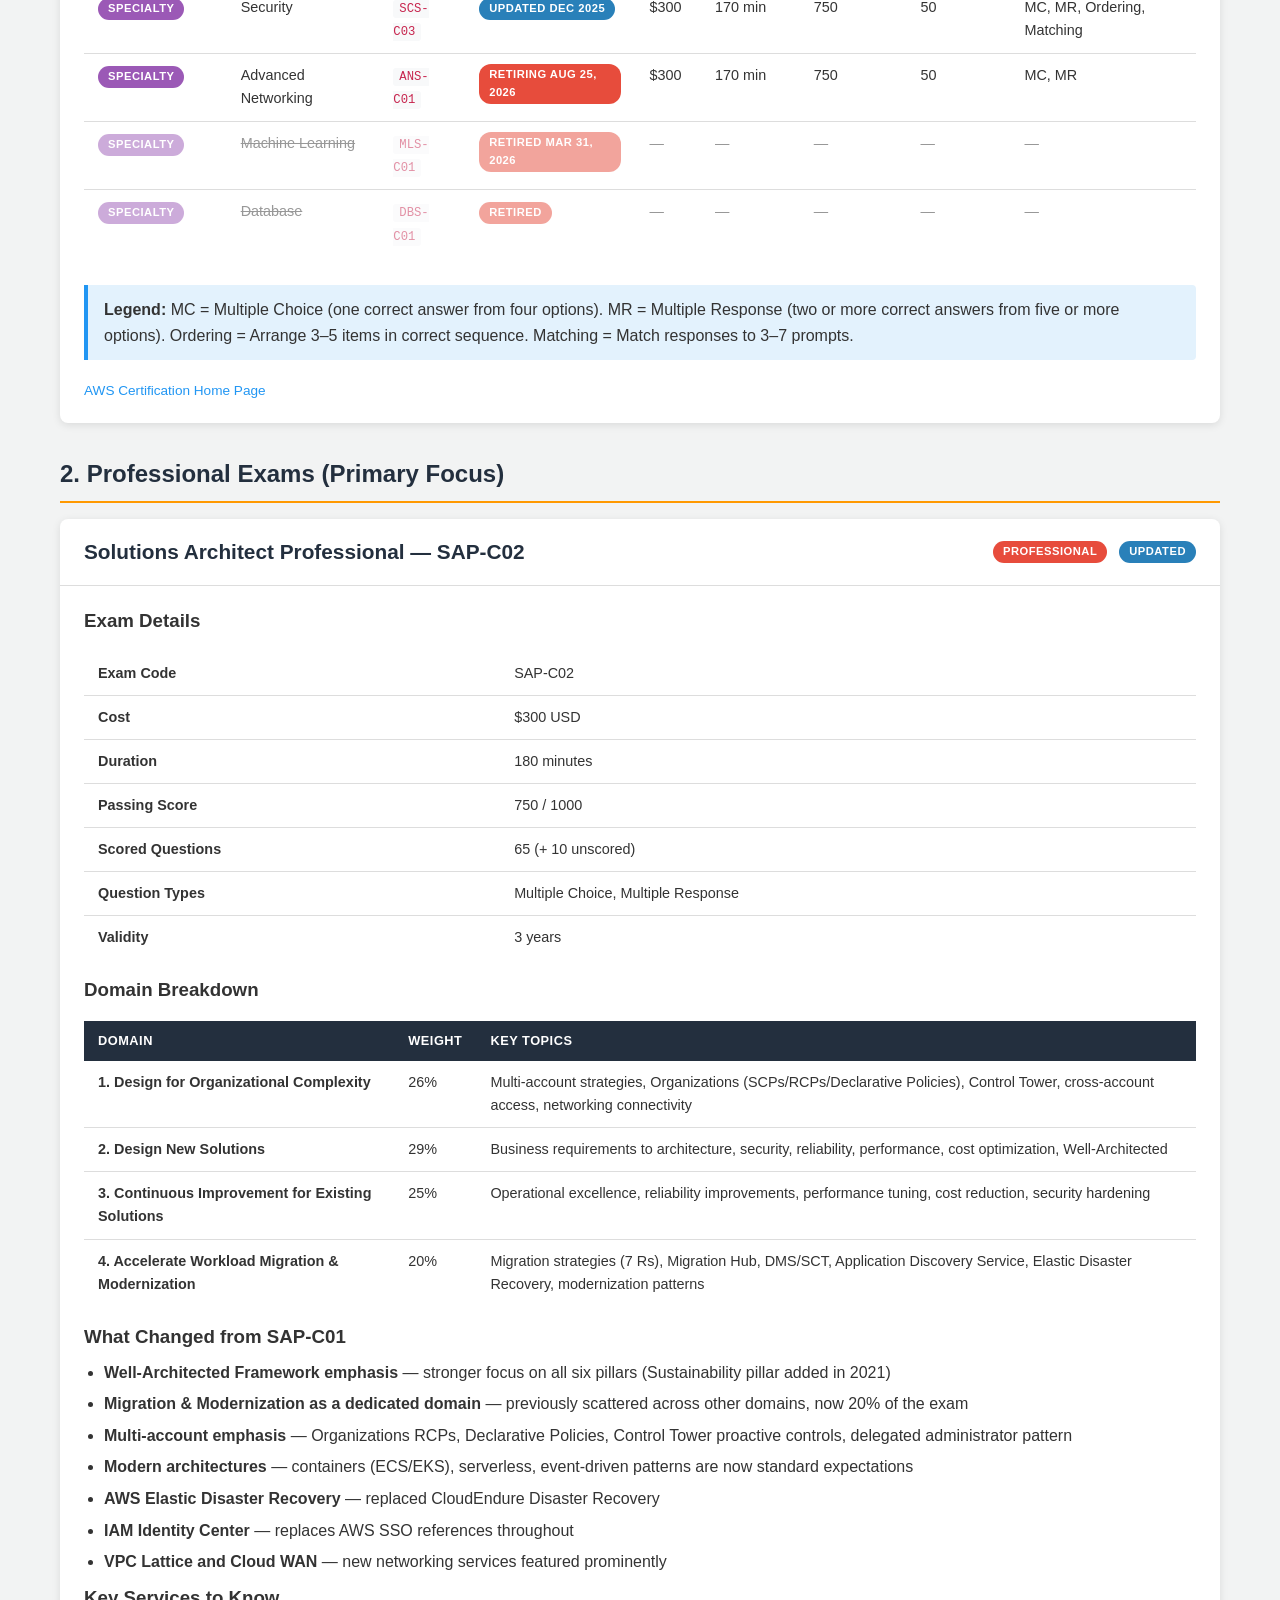
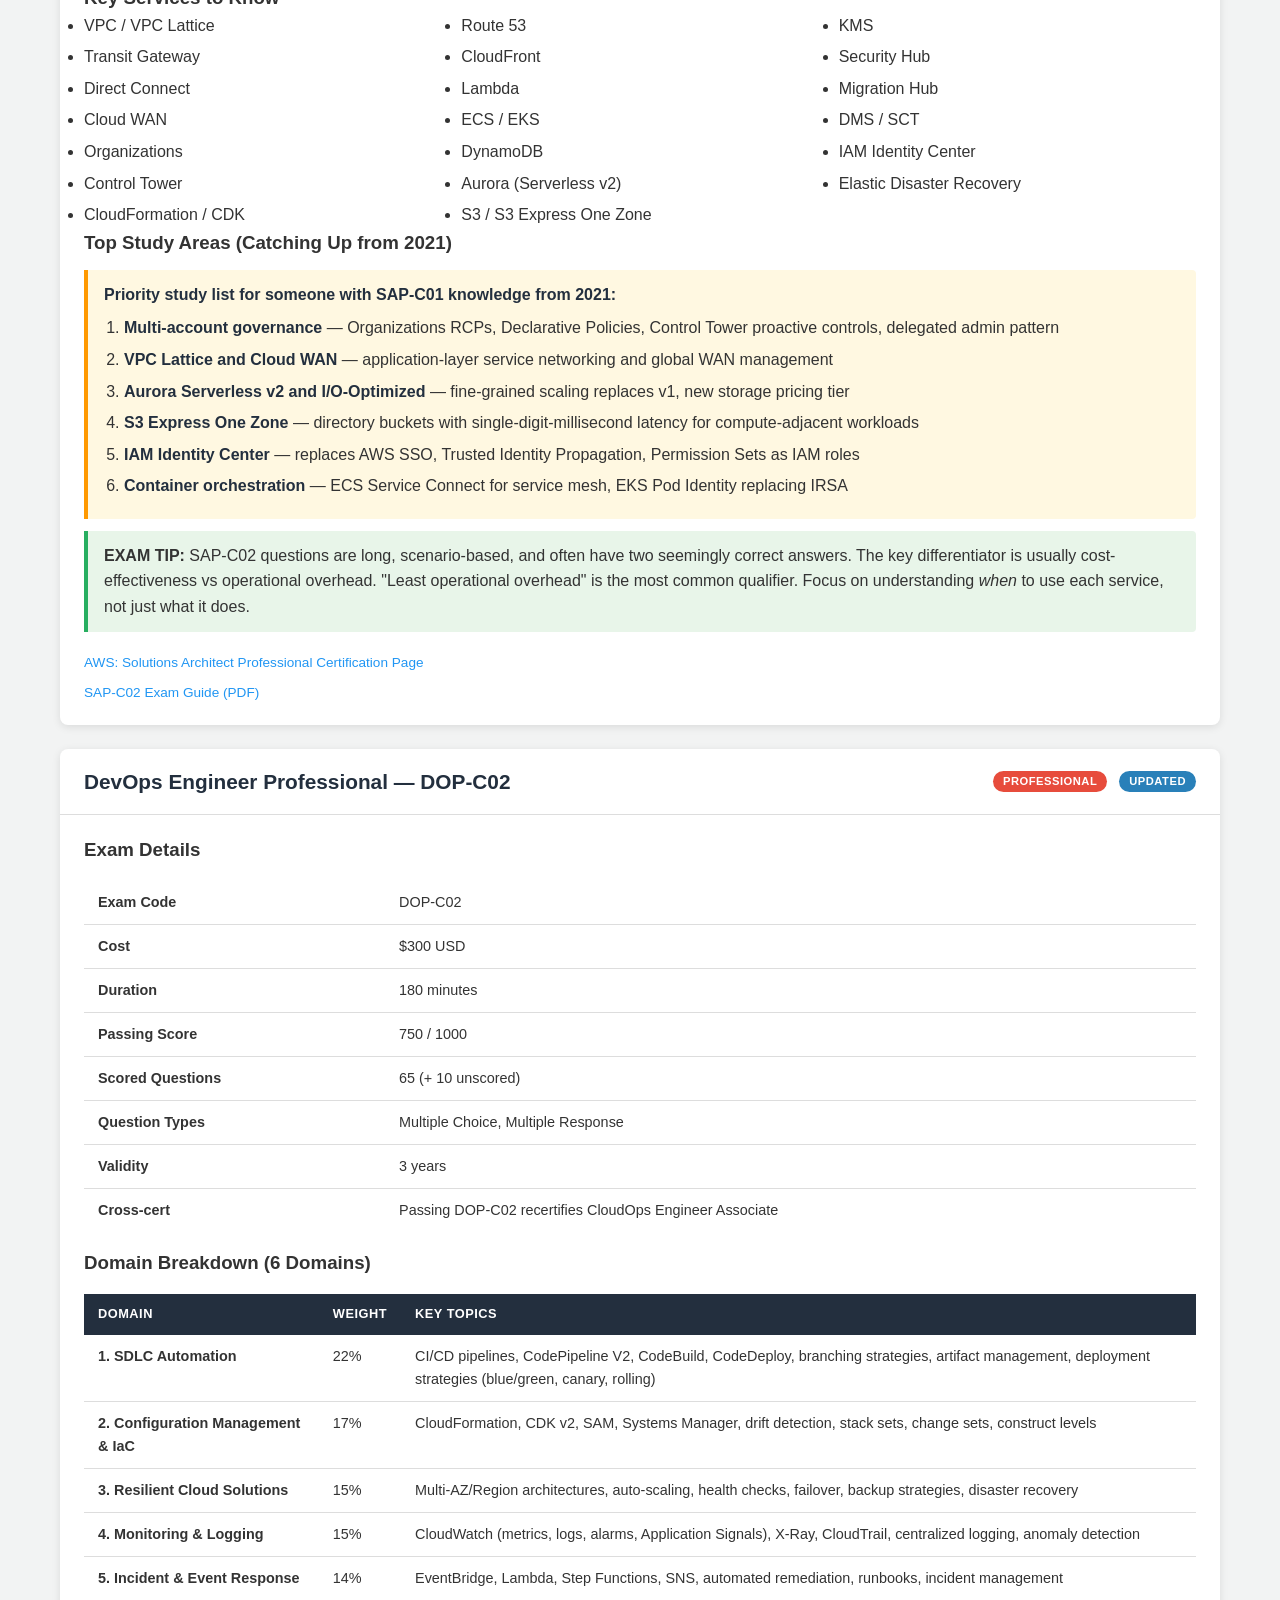
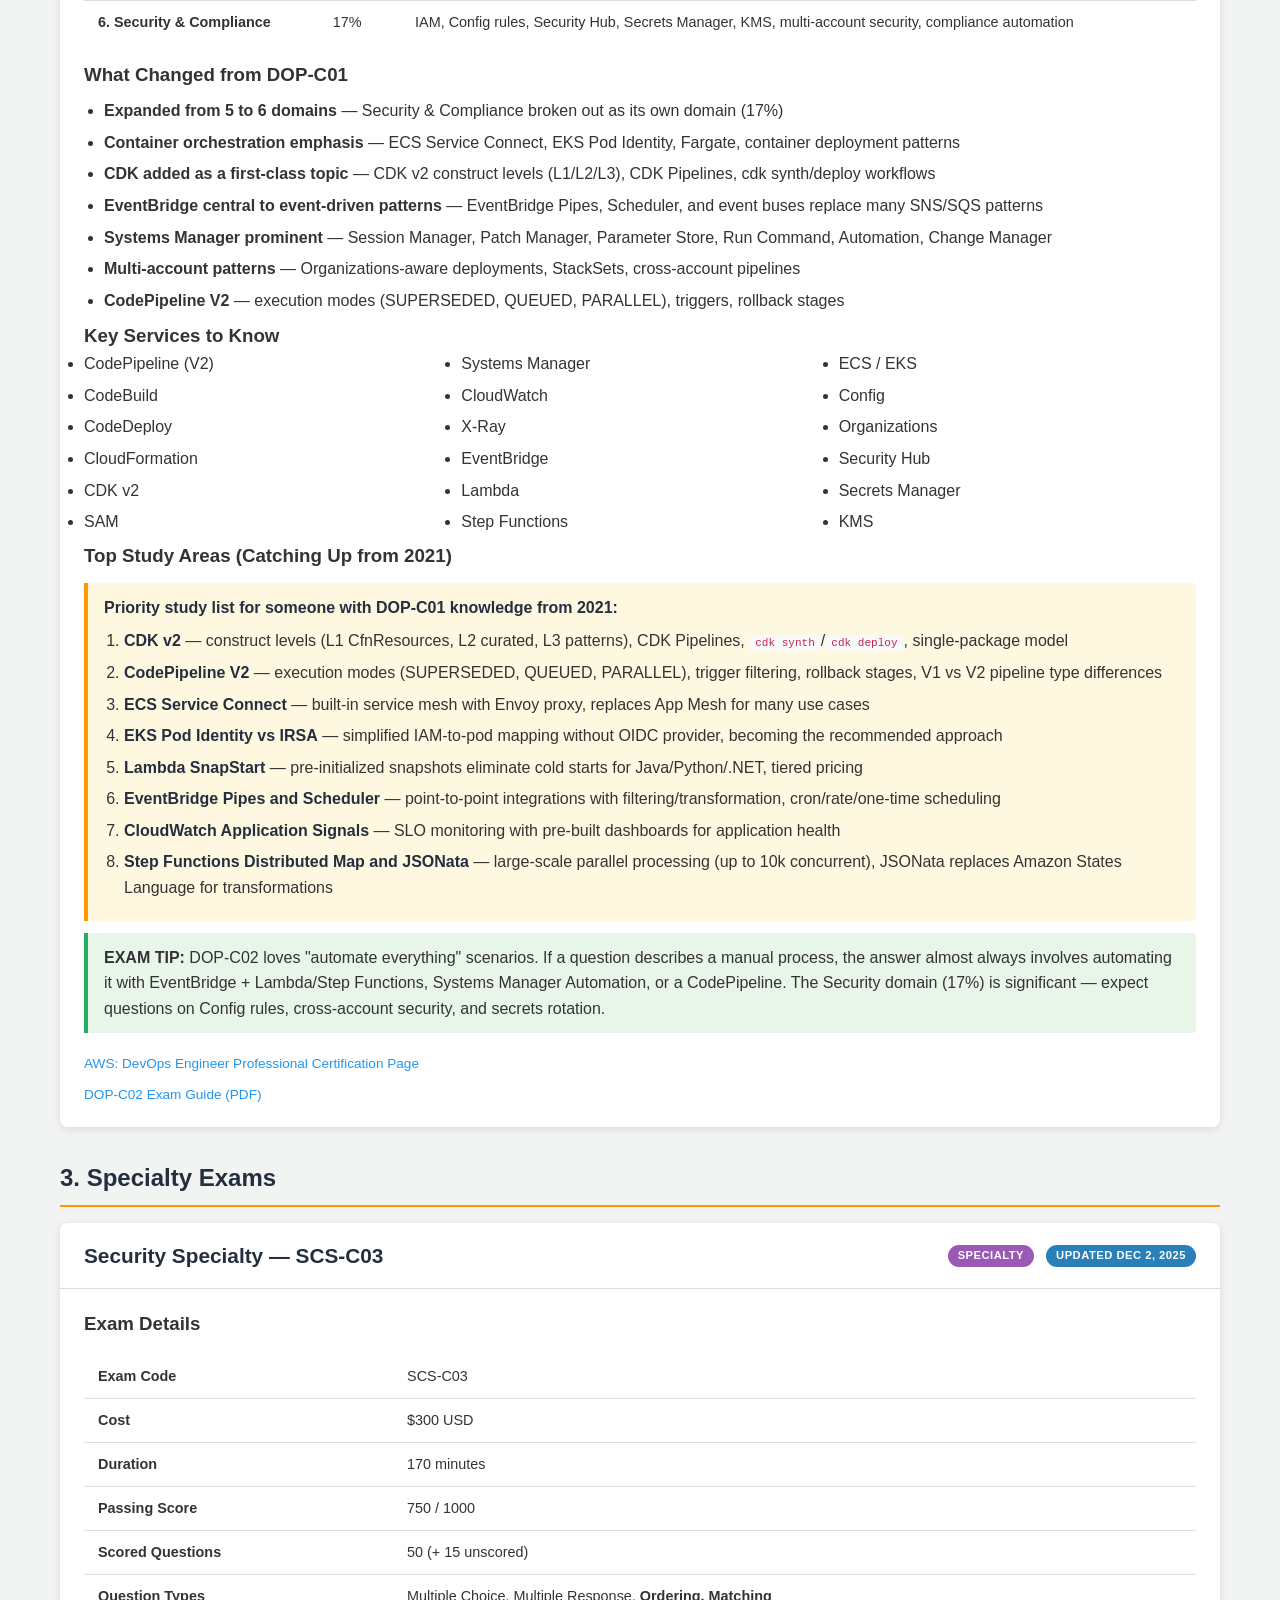
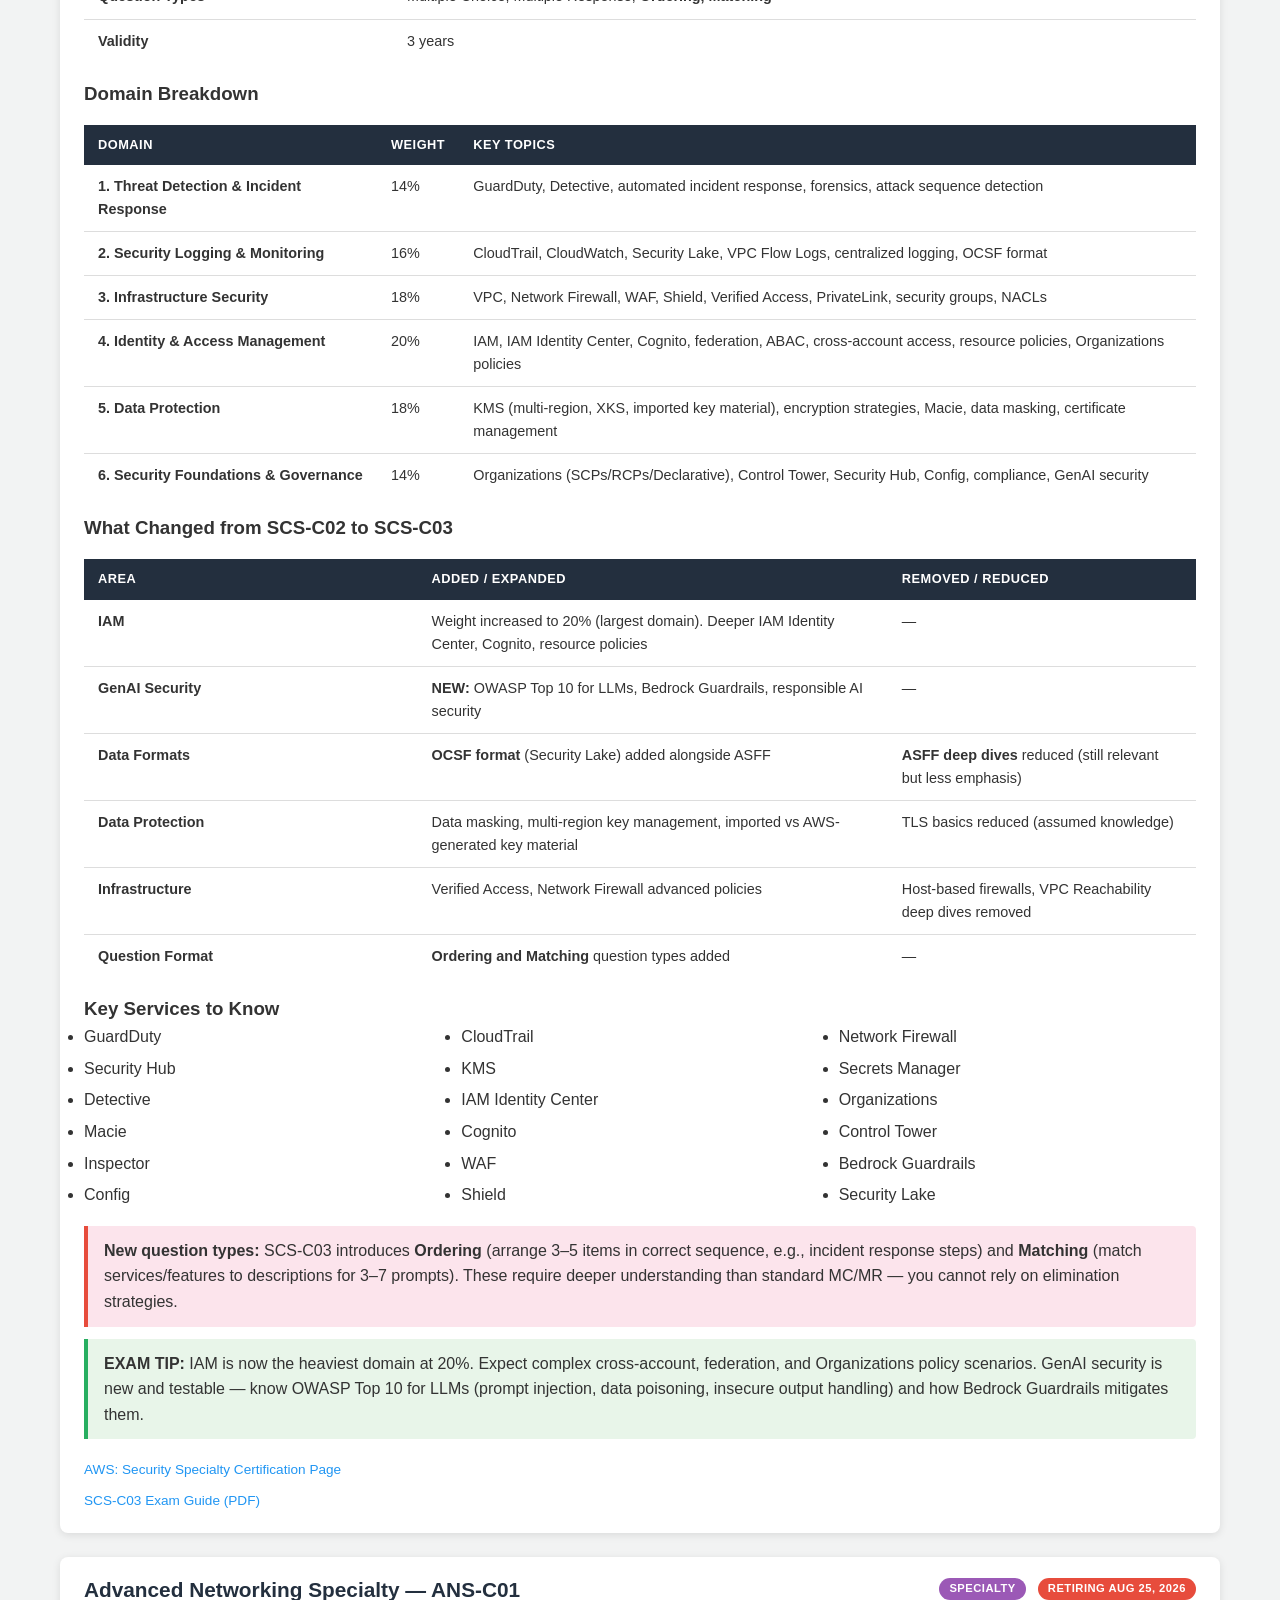
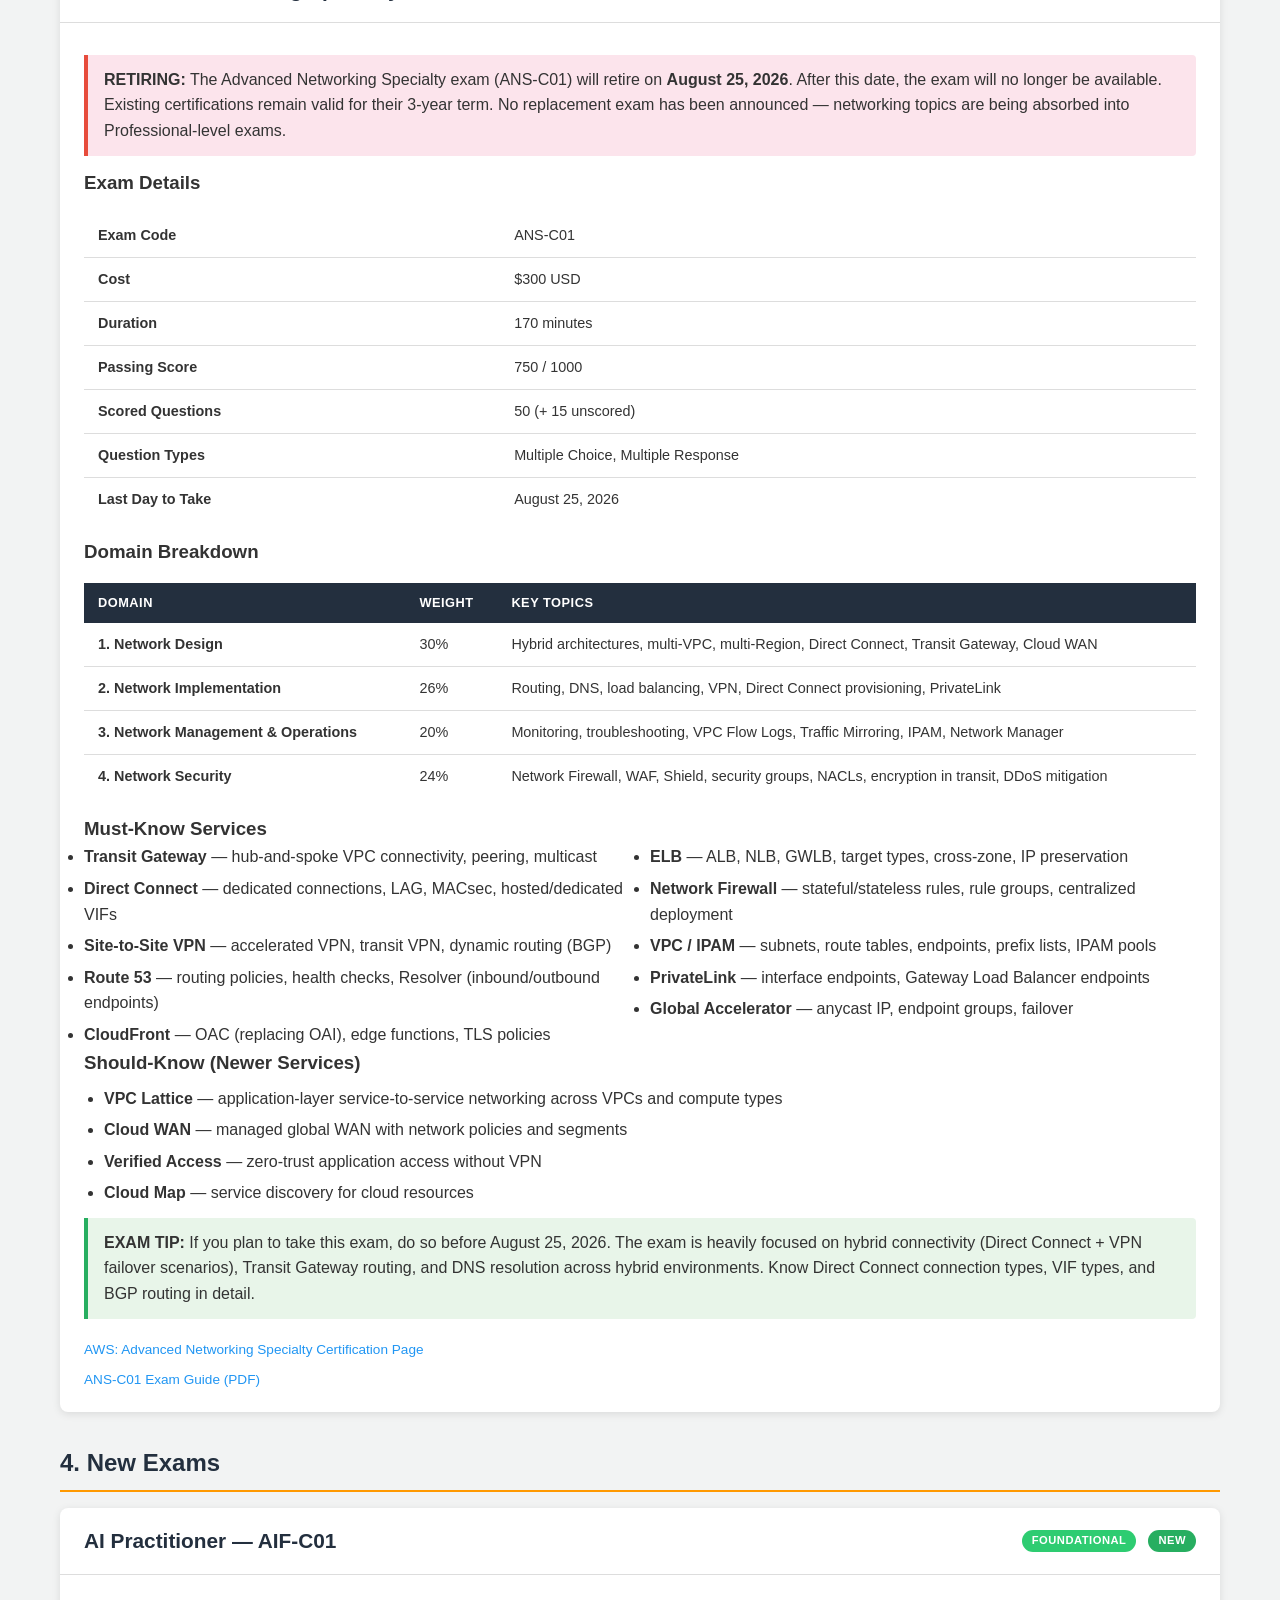
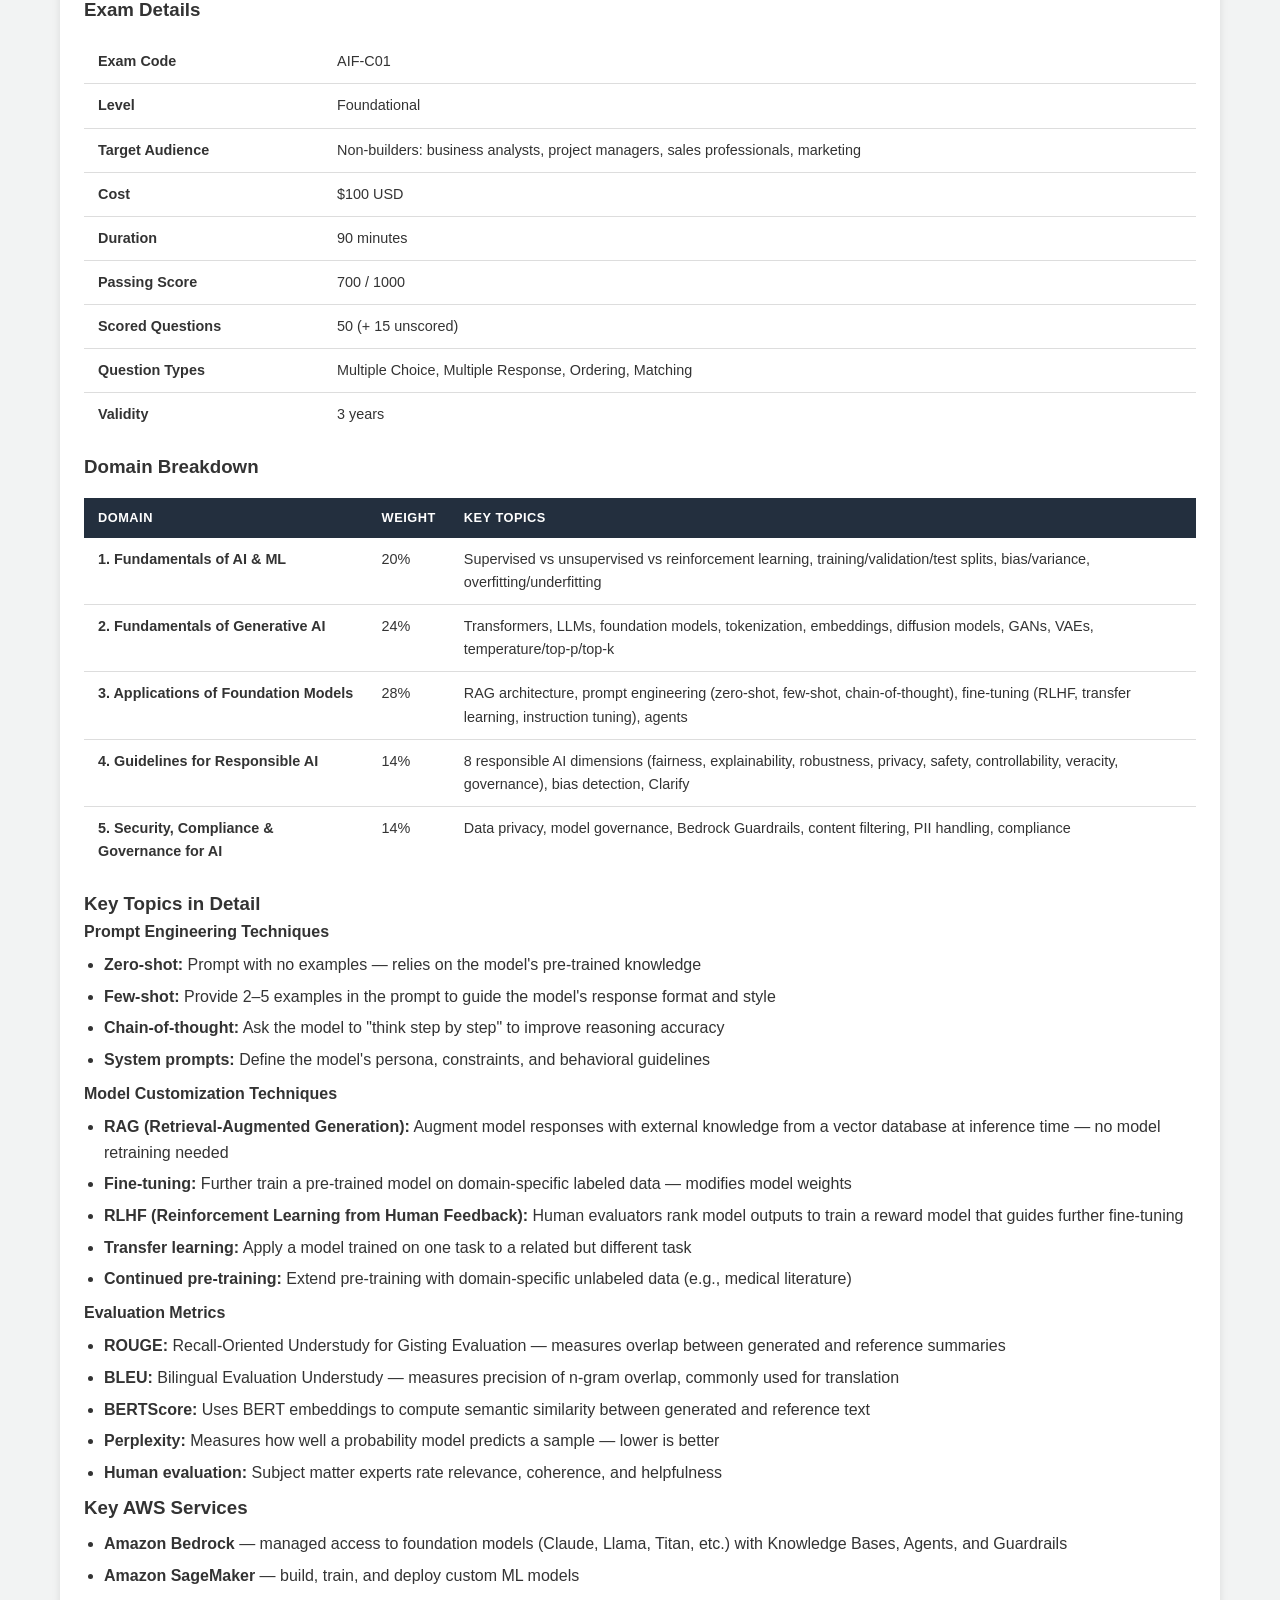
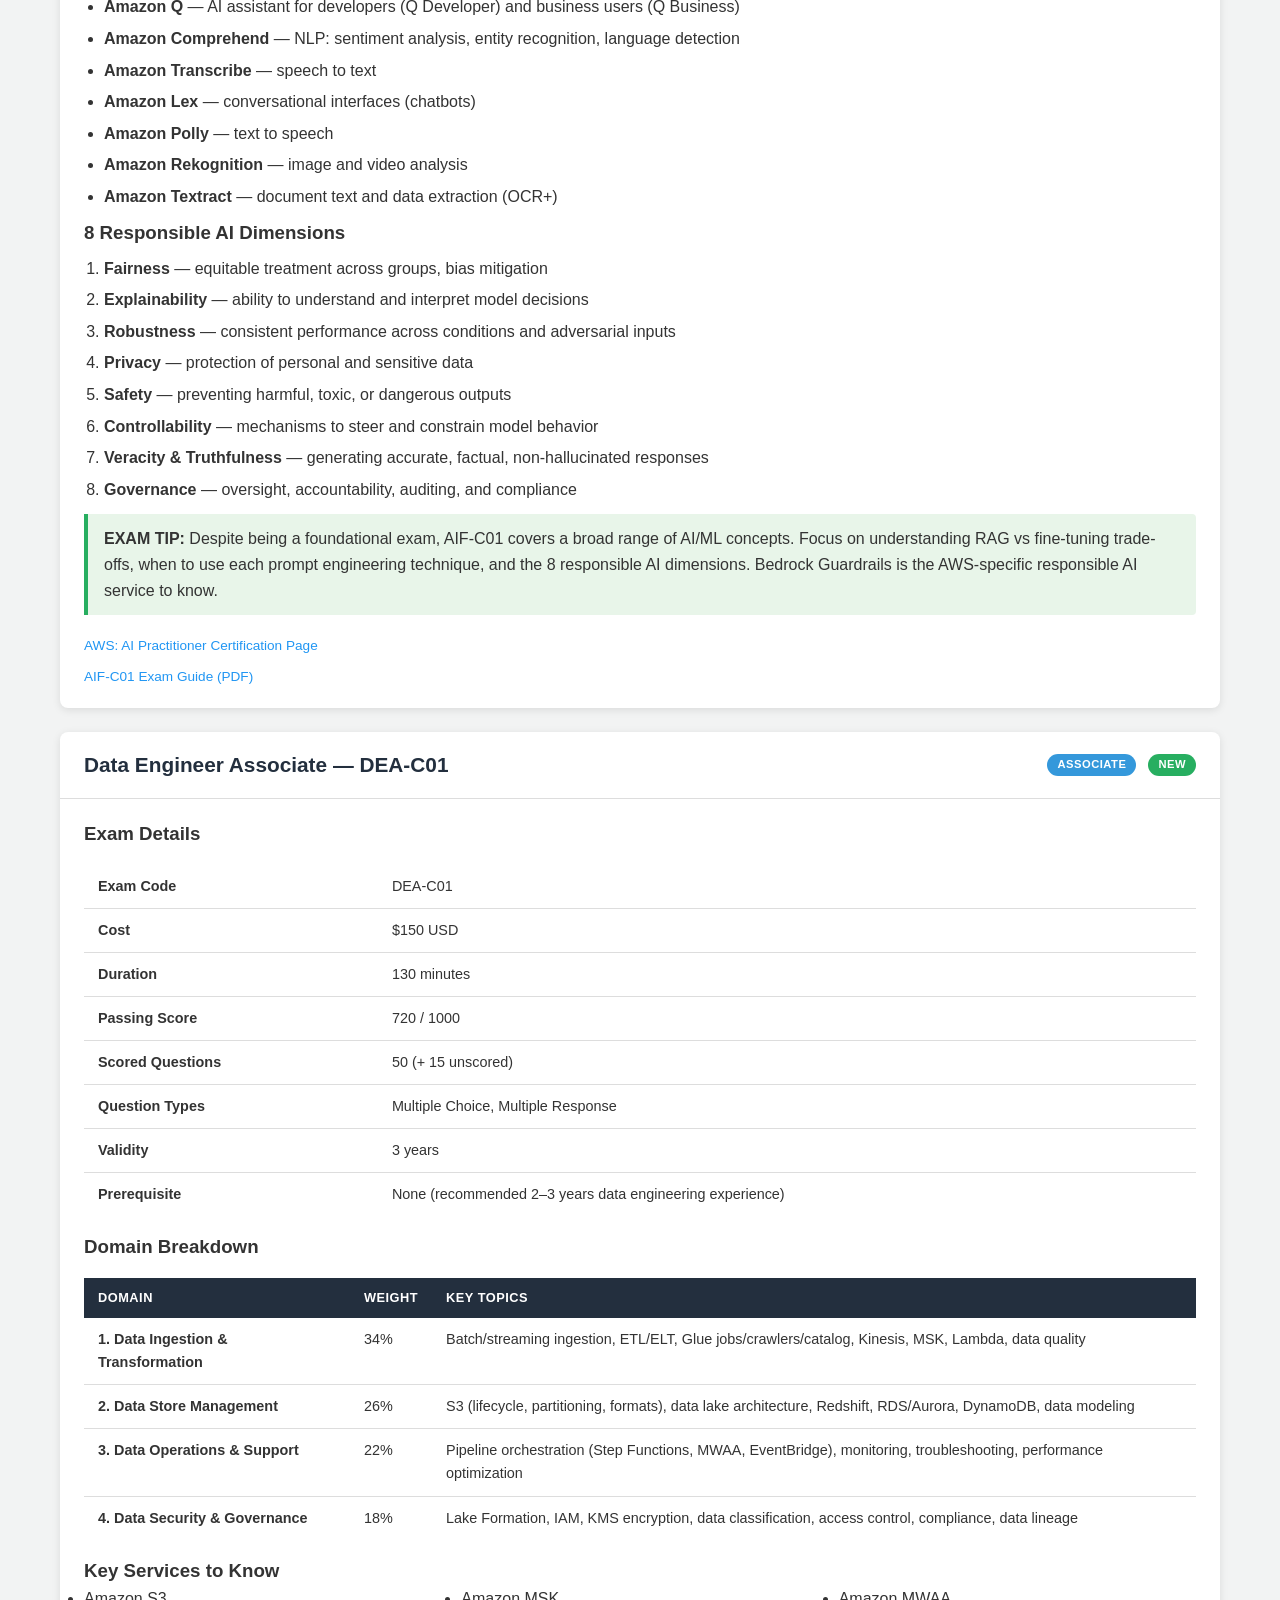
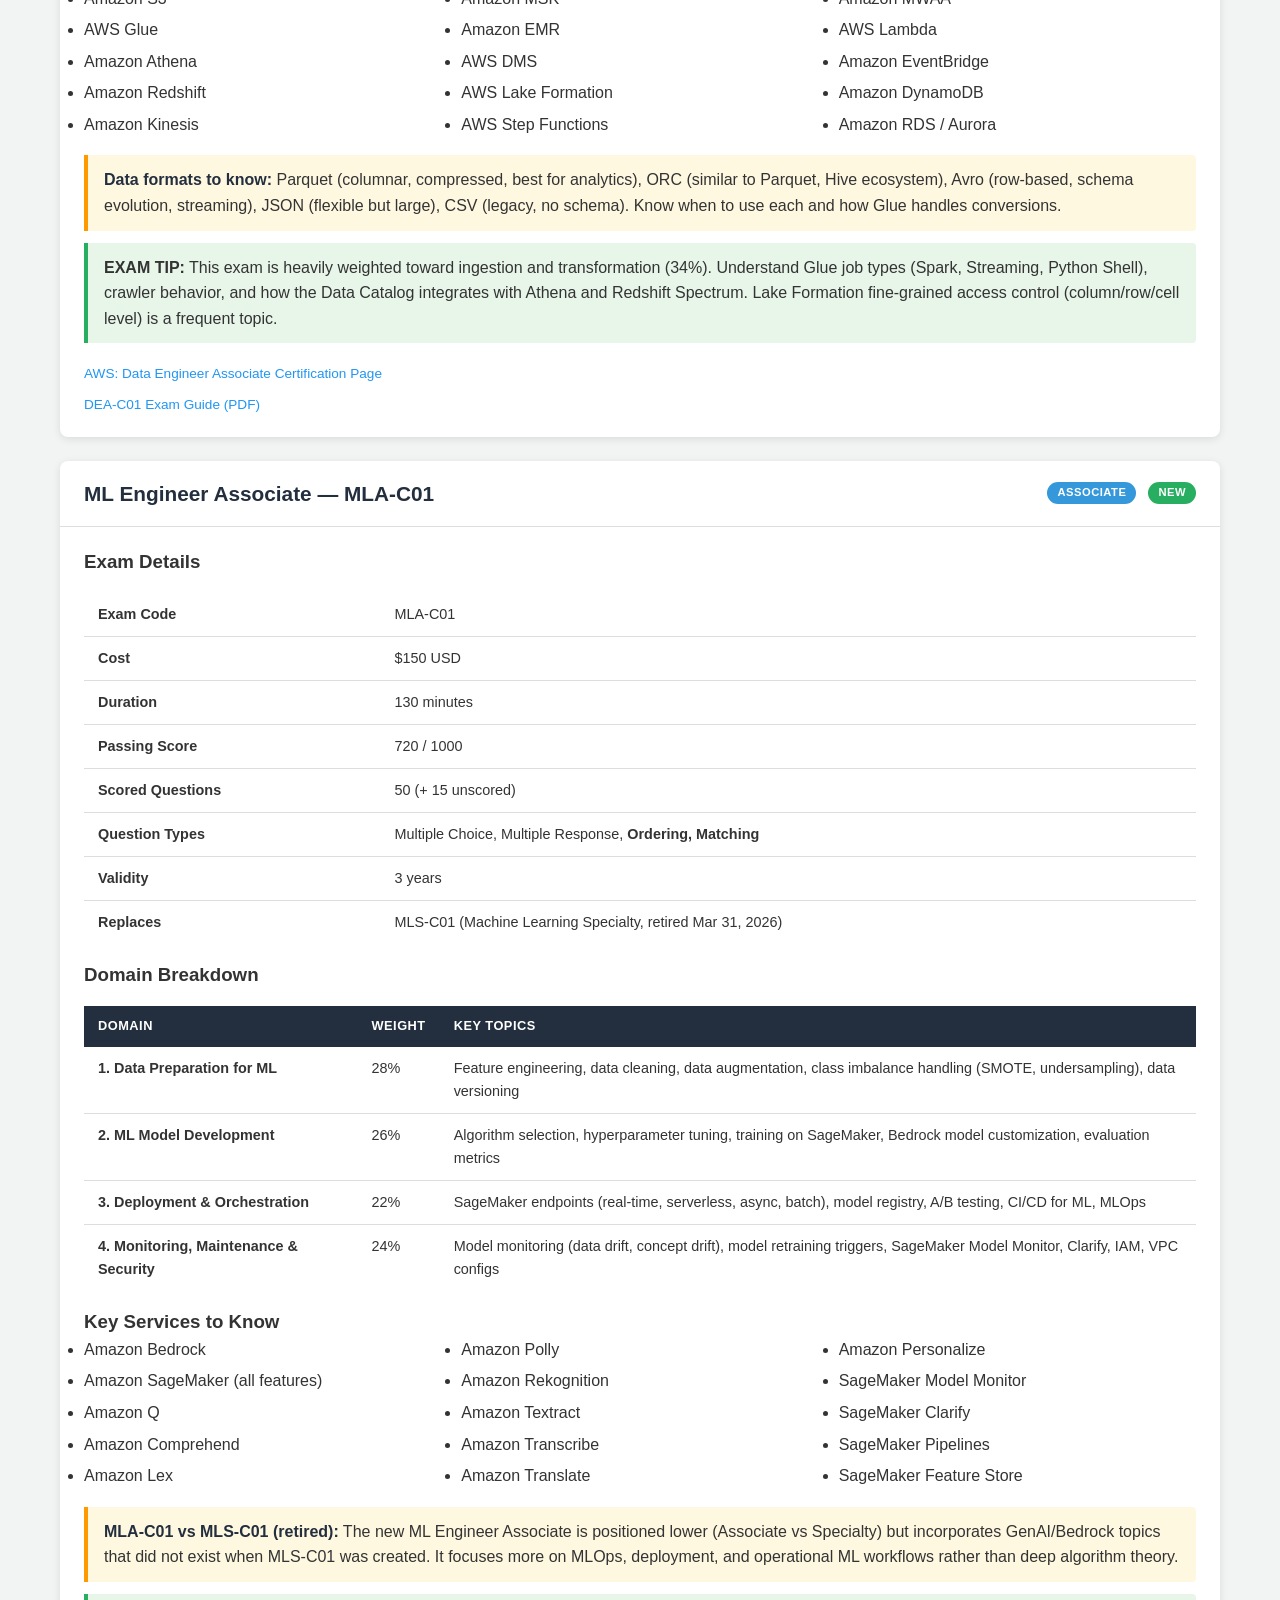
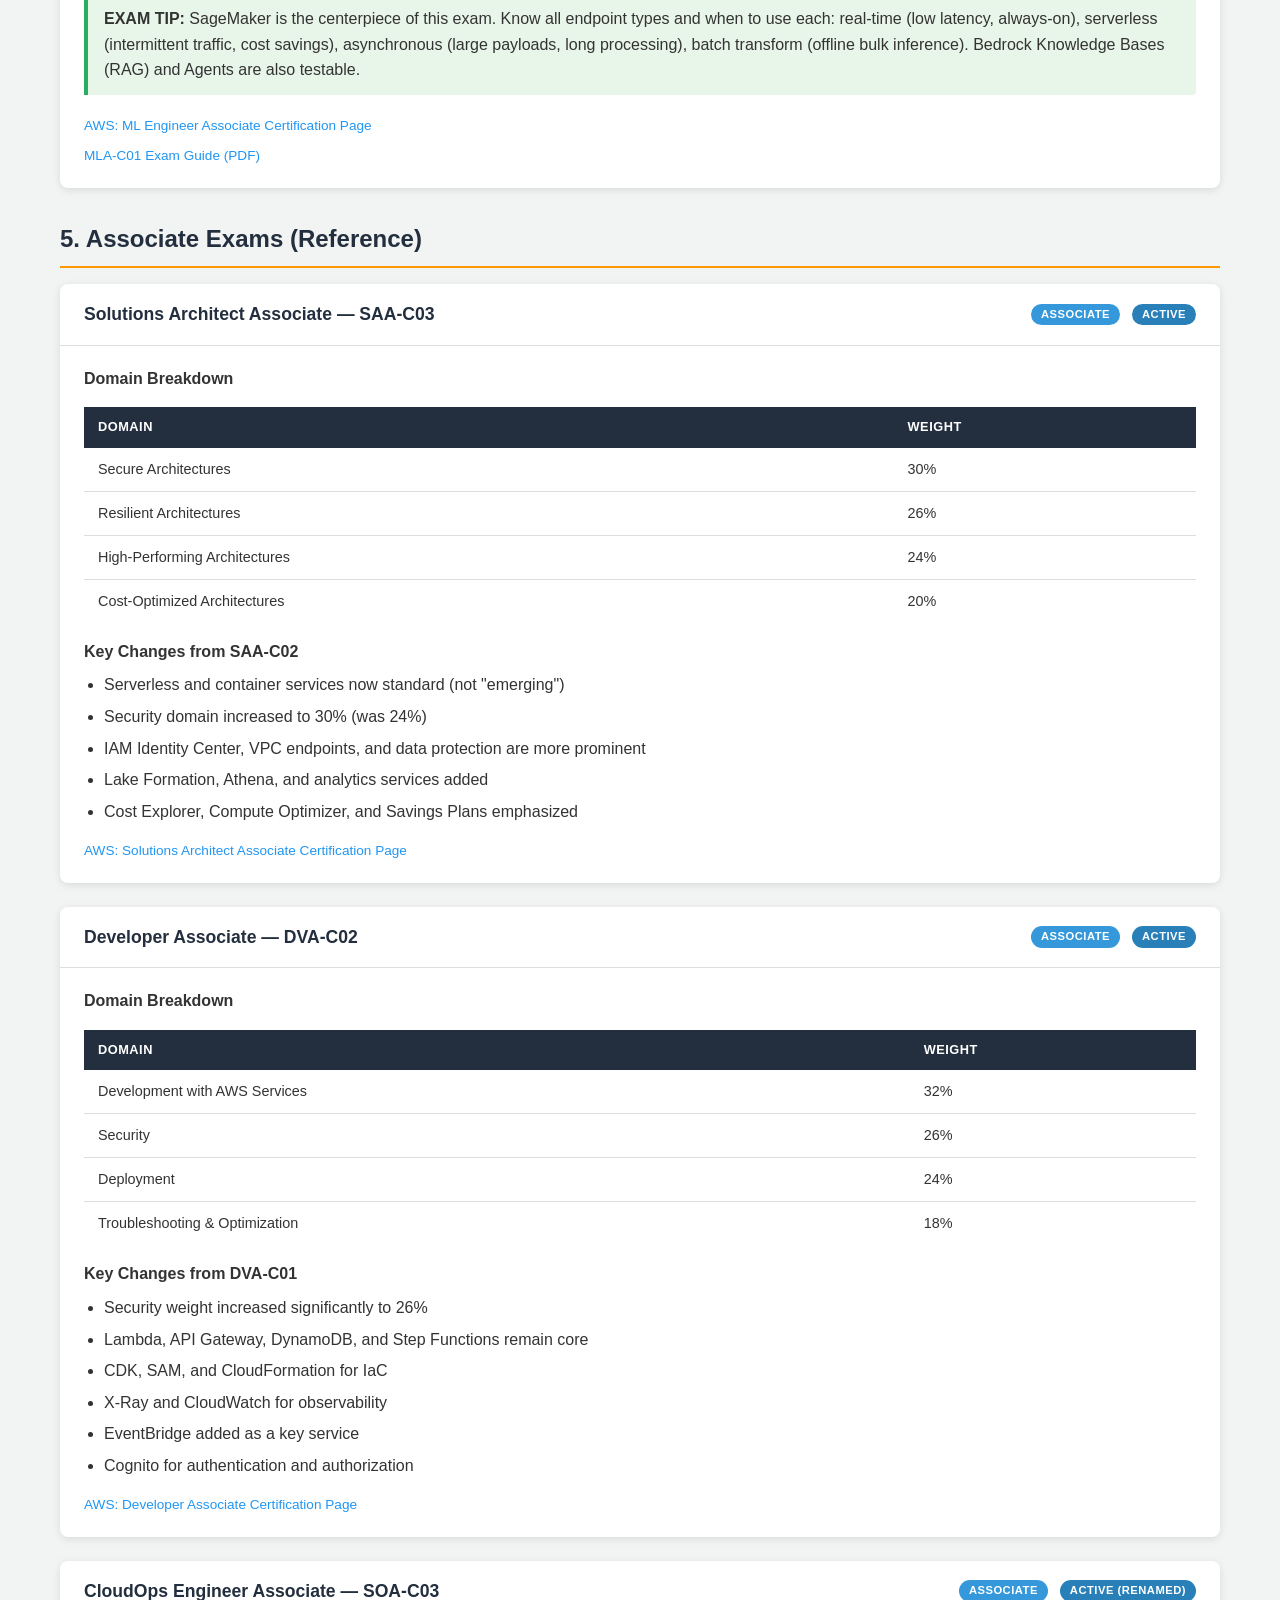
<file: aws-catchup/exam-guide.html>
<!DOCTYPE html>
<html lang="en">
<head>
    <meta charset="UTF-8">
    <meta name="viewport" content="width=device-width, initial-scale=1.0">
    <title>Exam Guide &amp; Certification Landscape - AWS Catch-Up Guide 2021-2026</title>
    <link rel="stylesheet" href="style.css">
</head>
<body>

    <!-- Top Navigation -->
    <nav class="top-nav">
        <div class="nav-inner">
            <a href="index.html">Index</a>
            <a href="security-identity.html">Security &amp; Identity</a>
            <a href="ai-ml.html">AI &amp; ML</a>
            <a href="devops-iac.html">DevOps &amp; IaC</a>
            <a href="networking.html">Networking</a>
            <a href="compute-storage-db.html">Compute/Storage/DB</a>
            <a href="exam-guide.html" class="active">Exam Guide</a>
            <a href="new-services.html">New Services</a>
        </div>
    </nav>

    <!-- Page Header -->
    <header class="page-header">
        <h1><strong>Exam Guide &amp; Certification Landscape</strong></h1>
        <p class="subtitle">All AWS certifications as of 2026</p>
        <p class="meta">AWS Catch-Up Guide 2021&ndash;2026 &mdash; Last updated June 2026</p>
    </header>

    <main class="content">

        <!-- Table of Contents -->
        <div class="toc">
            <h3>Table of Contents</h3>
            <ul>
                <li><a href="#overview">1. All Current AWS Certifications</a></li>
                <li><a href="#professional-exams">2. Professional Exams (Primary Focus)</a>
                    <ul>
                        <li><a href="#sap-c02">2a. Solutions Architect Professional &mdash; SAP-C02</a></li>
                        <li><a href="#dop-c02">2b. DevOps Engineer Professional &mdash; DOP-C02</a></li>
                    </ul>
                </li>
                <li><a href="#specialty-exams">3. Specialty Exams</a>
                    <ul>
                        <li><a href="#scs-c03">3a. Security Specialty &mdash; SCS-C03</a></li>
                        <li><a href="#ans-c01">3b. Advanced Networking Specialty &mdash; ANS-C01</a></li>
                    </ul>
                </li>
                <li><a href="#new-exams">4. New Exams</a>
                    <ul>
                        <li><a href="#aif-c01">4a. AI Practitioner &mdash; AIF-C01</a></li>
                        <li><a href="#dea-c01">4b. Data Engineer Associate &mdash; DEA-C01</a></li>
                        <li><a href="#mla-c01">4c. ML Engineer Associate &mdash; MLA-C01</a></li>
                    </ul>
                </li>
                <li><a href="#associate-exams">5. Associate Exams (Reference)</a></li>
                <li><a href="#exam-delivery">6. Exam Delivery &amp; Recertification</a></li>
                <li><a href="#key-trends">7. Key Trends</a></li>
            </ul>
        </div>

        <!-- =================================================================
             1. All Current AWS Certifications - Master Table
             ================================================================= -->
        <div class="card" id="overview">
            <div class="card-header">
                <h2>1. All Current AWS Certifications</h2>
            </div>
            <div class="card-body">

                <p>Complete certification landscape as of mid-2026. The table below includes every AWS certification &mdash; active, retiring, and recently retired.</p>

                <div style="overflow-x: auto;">
                    <table>
                        <thead>
                            <tr>
                                <th>Level</th>
                                <th>Exam</th>
                                <th>Code</th>
                                <th>Status</th>
                                <th>Cost</th>
                                <th>Duration</th>
                                <th>Pass Score</th>
                                <th>Scored Qs</th>
                                <th>Question Types</th>
                            </tr>
                        </thead>
                        <tbody>
                            <!-- Foundational -->
                            <tr>
                                <td><span class="badge" style="background: var(--exam-foundational); color: white;">Foundational</span></td>
                                <td>Cloud Practitioner</td>
                                <td><code>CLF-C02</code></td>
                                <td><span class="badge badge-updated">Active</span></td>
                                <td>$100</td>
                                <td>90 min</td>
                                <td>700</td>
                                <td>50</td>
                                <td>MC, MR</td>
                            </tr>
                            <tr>
                                <td><span class="badge" style="background: var(--exam-foundational); color: white;">Foundational</span></td>
                                <td>AI Practitioner</td>
                                <td><code>AIF-C01</code></td>
                                <td><span class="badge badge-new">NEW</span></td>
                                <td>$100</td>
                                <td>90 min</td>
                                <td>700</td>
                                <td>50</td>
                                <td>MC, MR, Ordering, Matching</td>
                            </tr>
                            <!-- Associate -->
                            <tr>
                                <td><span class="badge" style="background: var(--exam-associate); color: white;">Associate</span></td>
                                <td>Solutions Architect</td>
                                <td><code>SAA-C03</code></td>
                                <td><span class="badge badge-updated">Active</span></td>
                                <td>$150</td>
                                <td>130 min</td>
                                <td>720</td>
                                <td>50</td>
                                <td>MC, MR</td>
                            </tr>
                            <tr>
                                <td><span class="badge" style="background: var(--exam-associate); color: white;">Associate</span></td>
                                <td>Developer</td>
                                <td><code>DVA-C02</code></td>
                                <td><span class="badge badge-updated">Active</span></td>
                                <td>$150</td>
                                <td>130 min</td>
                                <td>720</td>
                                <td>50</td>
                                <td>MC, MR</td>
                            </tr>
                            <tr>
                                <td><span class="badge" style="background: var(--exam-associate); color: white;">Associate</span></td>
                                <td>CloudOps Engineer</td>
                                <td><code>SOA-C03</code></td>
                                <td><span class="badge badge-updated">Active (renamed)</span></td>
                                <td>$150</td>
                                <td>130 min</td>
                                <td>720</td>
                                <td>50</td>
                                <td>MC, MR, Ordering, Matching</td>
                            </tr>
                            <tr>
                                <td><span class="badge" style="background: var(--exam-associate); color: white;">Associate</span></td>
                                <td>Data Engineer</td>
                                <td><code>DEA-C01</code></td>
                                <td><span class="badge badge-new">NEW</span></td>
                                <td>$150</td>
                                <td>130 min</td>
                                <td>720</td>
                                <td>50</td>
                                <td>MC, MR</td>
                            </tr>
                            <tr>
                                <td><span class="badge" style="background: var(--exam-associate); color: white;">Associate</span></td>
                                <td>ML Engineer</td>
                                <td><code>MLA-C01</code></td>
                                <td><span class="badge badge-new">NEW</span></td>
                                <td>$150</td>
                                <td>130 min</td>
                                <td>720</td>
                                <td>50</td>
                                <td>MC, MR, Ordering, Matching</td>
                            </tr>
                            <!-- Professional -->
                            <tr style="background: #fff8e1;">
                                <td><span class="badge" style="background: var(--exam-pro); color: white;">Professional</span></td>
                                <td><strong>Solutions Architect</strong></td>
                                <td><code>SAP-C02</code></td>
                                <td><span class="badge badge-updated">Active</span></td>
                                <td>$300</td>
                                <td>180 min</td>
                                <td>750</td>
                                <td>65</td>
                                <td>MC, MR</td>
                            </tr>
                            <tr style="background: #fff8e1;">
                                <td><span class="badge" style="background: var(--exam-pro); color: white;">Professional</span></td>
                                <td><strong>DevOps Engineer</strong></td>
                                <td><code>DOP-C02</code></td>
                                <td><span class="badge badge-updated">Active</span></td>
                                <td>$300</td>
                                <td>180 min</td>
                                <td>750</td>
                                <td>65</td>
                                <td>MC, MR</td>
                            </tr>
                            <!-- Specialty -->
                            <tr>
                                <td><span class="badge" style="background: var(--exam-specialty); color: white;">Specialty</span></td>
                                <td>Security</td>
                                <td><code>SCS-C03</code></td>
                                <td><span class="badge badge-updated">Updated Dec 2025</span></td>
                                <td>$300</td>
                                <td>170 min</td>
                                <td>750</td>
                                <td>50</td>
                                <td>MC, MR, Ordering, Matching</td>
                            </tr>
                            <tr>
                                <td><span class="badge" style="background: var(--exam-specialty); color: white;">Specialty</span></td>
                                <td>Advanced Networking</td>
                                <td><code>ANS-C01</code></td>
                                <td><span class="badge badge-deprecated">RETIRING Aug 25, 2026</span></td>
                                <td>$300</td>
                                <td>170 min</td>
                                <td>750</td>
                                <td>50</td>
                                <td>MC, MR</td>
                            </tr>
                            <tr style="opacity: 0.5;">
                                <td><span class="badge" style="background: var(--exam-specialty); color: white;">Specialty</span></td>
                                <td><s>Machine Learning</s></td>
                                <td><code>MLS-C01</code></td>
                                <td><span class="badge badge-deprecated">RETIRED Mar 31, 2026</span></td>
                                <td>&mdash;</td>
                                <td>&mdash;</td>
                                <td>&mdash;</td>
                                <td>&mdash;</td>
                                <td>&mdash;</td>
                            </tr>
                            <tr style="opacity: 0.5;">
                                <td><span class="badge" style="background: var(--exam-specialty); color: white;">Specialty</span></td>
                                <td><s>Database</s></td>
                                <td><code>DBS-C01</code></td>
                                <td><span class="badge badge-deprecated">RETIRED</span></td>
                                <td>&mdash;</td>
                                <td>&mdash;</td>
                                <td>&mdash;</td>
                                <td>&mdash;</td>
                                <td>&mdash;</td>
                            </tr>
                        </tbody>
                    </table>
                </div>

                <div class="info">
                    <strong>Legend:</strong> MC = Multiple Choice (one correct answer from four options). MR = Multiple Response (two or more correct answers from five or more options). Ordering = Arrange 3&ndash;5 items in correct sequence. Matching = Match responses to 3&ndash;7 prompts.
                </div>

                <p><a class="doc-link" href="https://aws.amazon.com/certification/" target="_blank">AWS Certification Home Page</a></p>
            </div>
        </div>

        <!-- =================================================================
             2. PROFESSIONAL EXAMS (PRIMARY FOCUS)
             ================================================================= -->
        <h2 class="section-title" id="professional-exams">2. Professional Exams (Primary Focus)</h2>

        <!-- SAP-C02 -->
        <div class="card" id="sap-c02">
            <div class="card-header">
                <h2>Solutions Architect Professional &mdash; SAP-C02</h2>
                <span class="badge" style="background: var(--exam-pro); color: white;">Professional</span>
                <span class="badge badge-updated">Updated</span>
            </div>
            <div class="card-body">

                <h3>Exam Details</h3>
                <table>
                    <tbody>
                        <tr><td><strong>Exam Code</strong></td><td>SAP-C02</td></tr>
                        <tr><td><strong>Cost</strong></td><td>$300 USD</td></tr>
                        <tr><td><strong>Duration</strong></td><td>180 minutes</td></tr>
                        <tr><td><strong>Passing Score</strong></td><td>750 / 1000</td></tr>
                        <tr><td><strong>Scored Questions</strong></td><td>65 (+ 10 unscored)</td></tr>
                        <tr><td><strong>Question Types</strong></td><td>Multiple Choice, Multiple Response</td></tr>
                        <tr><td><strong>Validity</strong></td><td>3 years</td></tr>
                    </tbody>
                </table>

                <h3>Domain Breakdown</h3>
                <table>
                    <thead>
                        <tr>
                            <th>Domain</th>
                            <th>Weight</th>
                            <th>Key Topics</th>
                        </tr>
                    </thead>
                    <tbody>
                        <tr>
                            <td><strong>1. Design for Organizational Complexity</strong></td>
                            <td>26%</td>
                            <td>Multi-account strategies, Organizations (SCPs/RCPs/Declarative Policies), Control Tower, cross-account access, networking connectivity</td>
                        </tr>
                        <tr>
                            <td><strong>2. Design New Solutions</strong></td>
                            <td>29%</td>
                            <td>Business requirements to architecture, security, reliability, performance, cost optimization, Well-Architected</td>
                        </tr>
                        <tr>
                            <td><strong>3. Continuous Improvement for Existing Solutions</strong></td>
                            <td>25%</td>
                            <td>Operational excellence, reliability improvements, performance tuning, cost reduction, security hardening</td>
                        </tr>
                        <tr>
                            <td><strong>4. Accelerate Workload Migration &amp; Modernization</strong></td>
                            <td>20%</td>
                            <td>Migration strategies (7 Rs), Migration Hub, DMS/SCT, Application Discovery Service, Elastic Disaster Recovery, modernization patterns</td>
                        </tr>
                    </tbody>
                </table>

                <h3>What Changed from SAP-C01</h3>
                <ul>
                    <li><strong>Well-Architected Framework emphasis</strong> &mdash; stronger focus on all six pillars (Sustainability pillar added in 2021)</li>
                    <li><strong>Migration &amp; Modernization as a dedicated domain</strong> &mdash; previously scattered across other domains, now 20% of the exam</li>
                    <li><strong>Multi-account emphasis</strong> &mdash; Organizations RCPs, Declarative Policies, Control Tower proactive controls, delegated administrator pattern</li>
                    <li><strong>Modern architectures</strong> &mdash; containers (ECS/EKS), serverless, event-driven patterns are now standard expectations</li>
                    <li><strong>AWS Elastic Disaster Recovery</strong> &mdash; replaced CloudEndure Disaster Recovery</li>
                    <li><strong>IAM Identity Center</strong> &mdash; replaces AWS SSO references throughout</li>
                    <li><strong>VPC Lattice and Cloud WAN</strong> &mdash; new networking services featured prominently</li>
                </ul>

                <h3>Key Services to Know</h3>
                <div style="column-count: 3; column-gap: 20px;">
                    <ul style="margin: 0;">
                        <li>VPC / VPC Lattice</li>
                        <li>Transit Gateway</li>
                        <li>Direct Connect</li>
                        <li>Cloud WAN</li>
                        <li>Organizations</li>
                        <li>Control Tower</li>
                        <li>CloudFormation / CDK</li>
                        <li>Route 53</li>
                        <li>CloudFront</li>
                        <li>Lambda</li>
                        <li>ECS / EKS</li>
                        <li>DynamoDB</li>
                        <li>Aurora (Serverless v2)</li>
                        <li>S3 / S3 Express One Zone</li>
                        <li>KMS</li>
                        <li>Security Hub</li>
                        <li>Migration Hub</li>
                        <li>DMS / SCT</li>
                        <li>IAM Identity Center</li>
                        <li>Elastic Disaster Recovery</li>
                    </ul>
                </div>

                <h3>Top Study Areas (Catching Up from 2021)</h3>
                <div class="concept">
                    <strong>Priority study list for someone with SAP-C01 knowledge from 2021:</strong>
                    <ol>
                        <li><strong>Multi-account governance</strong> &mdash; Organizations RCPs, Declarative Policies, Control Tower proactive controls, delegated admin pattern</li>
                        <li><strong>VPC Lattice and Cloud WAN</strong> &mdash; application-layer service networking and global WAN management</li>
                        <li><strong>Aurora Serverless v2 and I/O-Optimized</strong> &mdash; fine-grained scaling replaces v1, new storage pricing tier</li>
                        <li><strong>S3 Express One Zone</strong> &mdash; directory buckets with single-digit-millisecond latency for compute-adjacent workloads</li>
                        <li><strong>IAM Identity Center</strong> &mdash; replaces AWS SSO, Trusted Identity Propagation, Permission Sets as IAM roles</li>
                        <li><strong>Container orchestration</strong> &mdash; ECS Service Connect for service mesh, EKS Pod Identity replacing IRSA</li>
                    </ol>
                </div>

                <div class="tip">
                    <strong>EXAM TIP:</strong> SAP-C02 questions are long, scenario-based, and often have two seemingly correct answers. The key differentiator is usually cost-effectiveness vs operational overhead. "Least operational overhead" is the most common qualifier. Focus on understanding <em>when</em> to use each service, not just what it does.
                </div>

                <a class="doc-link" href="https://aws.amazon.com/certification/certified-solutions-architect-professional/" target="_blank">AWS: Solutions Architect Professional Certification Page</a>
                <br>
                <a class="doc-link" href="https://d1.awsstatic.com/training-and-certification/docs-sa-pro/AWS-Certified-Solutions-Architect-Professional_Exam-Guide.pdf" target="_blank">SAP-C02 Exam Guide (PDF)</a>
            </div>
        </div>

        <!-- DOP-C02 -->
        <div class="card" id="dop-c02">
            <div class="card-header">
                <h2>DevOps Engineer Professional &mdash; DOP-C02</h2>
                <span class="badge" style="background: var(--exam-pro); color: white;">Professional</span>
                <span class="badge badge-updated">Updated</span>
            </div>
            <div class="card-body">

                <h3>Exam Details</h3>
                <table>
                    <tbody>
                        <tr><td><strong>Exam Code</strong></td><td>DOP-C02</td></tr>
                        <tr><td><strong>Cost</strong></td><td>$300 USD</td></tr>
                        <tr><td><strong>Duration</strong></td><td>180 minutes</td></tr>
                        <tr><td><strong>Passing Score</strong></td><td>750 / 1000</td></tr>
                        <tr><td><strong>Scored Questions</strong></td><td>65 (+ 10 unscored)</td></tr>
                        <tr><td><strong>Question Types</strong></td><td>Multiple Choice, Multiple Response</td></tr>
                        <tr><td><strong>Validity</strong></td><td>3 years</td></tr>
                        <tr><td><strong>Cross-cert</strong></td><td>Passing DOP-C02 recertifies CloudOps Engineer Associate</td></tr>
                    </tbody>
                </table>

                <h3>Domain Breakdown (6 Domains)</h3>
                <table>
                    <thead>
                        <tr>
                            <th>Domain</th>
                            <th>Weight</th>
                            <th>Key Topics</th>
                        </tr>
                    </thead>
                    <tbody>
                        <tr>
                            <td><strong>1. SDLC Automation</strong></td>
                            <td>22%</td>
                            <td>CI/CD pipelines, CodePipeline V2, CodeBuild, CodeDeploy, branching strategies, artifact management, deployment strategies (blue/green, canary, rolling)</td>
                        </tr>
                        <tr>
                            <td><strong>2. Configuration Management &amp; IaC</strong></td>
                            <td>17%</td>
                            <td>CloudFormation, CDK v2, SAM, Systems Manager, drift detection, stack sets, change sets, construct levels</td>
                        </tr>
                        <tr>
                            <td><strong>3. Resilient Cloud Solutions</strong></td>
                            <td>15%</td>
                            <td>Multi-AZ/Region architectures, auto-scaling, health checks, failover, backup strategies, disaster recovery</td>
                        </tr>
                        <tr>
                            <td><strong>4. Monitoring &amp; Logging</strong></td>
                            <td>15%</td>
                            <td>CloudWatch (metrics, logs, alarms, Application Signals), X-Ray, CloudTrail, centralized logging, anomaly detection</td>
                        </tr>
                        <tr>
                            <td><strong>5. Incident &amp; Event Response</strong></td>
                            <td>14%</td>
                            <td>EventBridge, Lambda, Step Functions, SNS, automated remediation, runbooks, incident management</td>
                        </tr>
                        <tr>
                            <td><strong>6. Security &amp; Compliance</strong></td>
                            <td>17%</td>
                            <td>IAM, Config rules, Security Hub, Secrets Manager, KMS, multi-account security, compliance automation</td>
                        </tr>
                    </tbody>
                </table>

                <h3>What Changed from DOP-C01</h3>
                <ul>
                    <li><strong>Expanded from 5 to 6 domains</strong> &mdash; Security &amp; Compliance broken out as its own domain (17%)</li>
                    <li><strong>Container orchestration emphasis</strong> &mdash; ECS Service Connect, EKS Pod Identity, Fargate, container deployment patterns</li>
                    <li><strong>CDK added as a first-class topic</strong> &mdash; CDK v2 construct levels (L1/L2/L3), CDK Pipelines, cdk synth/deploy workflows</li>
                    <li><strong>EventBridge central to event-driven patterns</strong> &mdash; EventBridge Pipes, Scheduler, and event buses replace many SNS/SQS patterns</li>
                    <li><strong>Systems Manager prominent</strong> &mdash; Session Manager, Patch Manager, Parameter Store, Run Command, Automation, Change Manager</li>
                    <li><strong>Multi-account patterns</strong> &mdash; Organizations-aware deployments, StackSets, cross-account pipelines</li>
                    <li><strong>CodePipeline V2</strong> &mdash; execution modes (SUPERSEDED, QUEUED, PARALLEL), triggers, rollback stages</li>
                </ul>

                <h3>Key Services to Know</h3>
                <div style="column-count: 3; column-gap: 20px;">
                    <ul style="margin: 0;">
                        <li>CodePipeline (V2)</li>
                        <li>CodeBuild</li>
                        <li>CodeDeploy</li>
                        <li>CloudFormation</li>
                        <li>CDK v2</li>
                        <li>SAM</li>
                        <li>Systems Manager</li>
                        <li>CloudWatch</li>
                        <li>X-Ray</li>
                        <li>EventBridge</li>
                        <li>Lambda</li>
                        <li>Step Functions</li>
                        <li>ECS / EKS</li>
                        <li>Config</li>
                        <li>Organizations</li>
                        <li>Security Hub</li>
                        <li>Secrets Manager</li>
                        <li>KMS</li>
                    </ul>
                </div>

                <h3>Top Study Areas (Catching Up from 2021)</h3>
                <div class="concept">
                    <strong>Priority study list for someone with DOP-C01 knowledge from 2021:</strong>
                    <ol>
                        <li><strong>CDK v2</strong> &mdash; construct levels (L1 CfnResources, L2 curated, L3 patterns), CDK Pipelines, <code>cdk synth</code>/<code>cdk deploy</code>, single-package model</li>
                        <li><strong>CodePipeline V2</strong> &mdash; execution modes (SUPERSEDED, QUEUED, PARALLEL), trigger filtering, rollback stages, V1 vs V2 pipeline type differences</li>
                        <li><strong>ECS Service Connect</strong> &mdash; built-in service mesh with Envoy proxy, replaces App Mesh for many use cases</li>
                        <li><strong>EKS Pod Identity vs IRSA</strong> &mdash; simplified IAM-to-pod mapping without OIDC provider, becoming the recommended approach</li>
                        <li><strong>Lambda SnapStart</strong> &mdash; pre-initialized snapshots eliminate cold starts for Java/Python/.NET, tiered pricing</li>
                        <li><strong>EventBridge Pipes and Scheduler</strong> &mdash; point-to-point integrations with filtering/transformation, cron/rate/one-time scheduling</li>
                        <li><strong>CloudWatch Application Signals</strong> &mdash; SLO monitoring with pre-built dashboards for application health</li>
                        <li><strong>Step Functions Distributed Map and JSONata</strong> &mdash; large-scale parallel processing (up to 10k concurrent), JSONata replaces Amazon States Language for transformations</li>
                    </ol>
                </div>

                <div class="tip">
                    <strong>EXAM TIP:</strong> DOP-C02 loves "automate everything" scenarios. If a question describes a manual process, the answer almost always involves automating it with EventBridge + Lambda/Step Functions, Systems Manager Automation, or a CodePipeline. The Security domain (17%) is significant &mdash; expect questions on Config rules, cross-account security, and secrets rotation.
                </div>

                <a class="doc-link" href="https://aws.amazon.com/certification/certified-devops-engineer-professional/" target="_blank">AWS: DevOps Engineer Professional Certification Page</a>
                <br>
                <a class="doc-link" href="https://d1.awsstatic.com/training-and-certification/docs-devops-pro/AWS-Certified-DevOps-Engineer-Professional_Exam-Guide.pdf" target="_blank">DOP-C02 Exam Guide (PDF)</a>
            </div>
        </div>

        <!-- =================================================================
             3. SPECIALTY EXAMS
             ================================================================= -->
        <h2 class="section-title" id="specialty-exams">3. Specialty Exams</h2>

        <!-- SCS-C03 -->
        <div class="card" id="scs-c03">
            <div class="card-header">
                <h2>Security Specialty &mdash; SCS-C03</h2>
                <span class="badge" style="background: var(--exam-specialty); color: white;">Specialty</span>
                <span class="badge badge-updated">Updated Dec 2, 2025</span>
            </div>
            <div class="card-body">

                <h3>Exam Details</h3>
                <table>
                    <tbody>
                        <tr><td><strong>Exam Code</strong></td><td>SCS-C03</td></tr>
                        <tr><td><strong>Cost</strong></td><td>$300 USD</td></tr>
                        <tr><td><strong>Duration</strong></td><td>170 minutes</td></tr>
                        <tr><td><strong>Passing Score</strong></td><td>750 / 1000</td></tr>
                        <tr><td><strong>Scored Questions</strong></td><td>50 (+ 15 unscored)</td></tr>
                        <tr><td><strong>Question Types</strong></td><td>Multiple Choice, Multiple Response, <strong>Ordering, Matching</strong></td></tr>
                        <tr><td><strong>Validity</strong></td><td>3 years</td></tr>
                    </tbody>
                </table>

                <h3>Domain Breakdown</h3>
                <table>
                    <thead>
                        <tr>
                            <th>Domain</th>
                            <th>Weight</th>
                            <th>Key Topics</th>
                        </tr>
                    </thead>
                    <tbody>
                        <tr>
                            <td><strong>1. Threat Detection &amp; Incident Response</strong></td>
                            <td>14%</td>
                            <td>GuardDuty, Detective, automated incident response, forensics, attack sequence detection</td>
                        </tr>
                        <tr>
                            <td><strong>2. Security Logging &amp; Monitoring</strong></td>
                            <td>16%</td>
                            <td>CloudTrail, CloudWatch, Security Lake, VPC Flow Logs, centralized logging, OCSF format</td>
                        </tr>
                        <tr>
                            <td><strong>3. Infrastructure Security</strong></td>
                            <td>18%</td>
                            <td>VPC, Network Firewall, WAF, Shield, Verified Access, PrivateLink, security groups, NACLs</td>
                        </tr>
                        <tr>
                            <td><strong>4. Identity &amp; Access Management</strong></td>
                            <td>20%</td>
                            <td>IAM, IAM Identity Center, Cognito, federation, ABAC, cross-account access, resource policies, Organizations policies</td>
                        </tr>
                        <tr>
                            <td><strong>5. Data Protection</strong></td>
                            <td>18%</td>
                            <td>KMS (multi-region, XKS, imported key material), encryption strategies, Macie, data masking, certificate management</td>
                        </tr>
                        <tr>
                            <td><strong>6. Security Foundations &amp; Governance</strong></td>
                            <td>14%</td>
                            <td>Organizations (SCPs/RCPs/Declarative), Control Tower, Security Hub, Config, compliance, GenAI security</td>
                        </tr>
                    </tbody>
                </table>

                <h3>What Changed from SCS-C02 to SCS-C03</h3>
                <table class="vs-table">
                    <thead>
                        <tr>
                            <th>Area</th>
                            <th>Added / Expanded</th>
                            <th>Removed / Reduced</th>
                        </tr>
                    </thead>
                    <tbody>
                        <tr>
                            <td>IAM</td>
                            <td>Weight increased to 20% (largest domain). Deeper IAM Identity Center, Cognito, resource policies</td>
                            <td>&mdash;</td>
                        </tr>
                        <tr>
                            <td>GenAI Security</td>
                            <td><strong>NEW:</strong> OWASP Top 10 for LLMs, Bedrock Guardrails, responsible AI security</td>
                            <td>&mdash;</td>
                        </tr>
                        <tr>
                            <td>Data Formats</td>
                            <td><strong>OCSF format</strong> (Security Lake) added alongside ASFF</td>
                            <td><strong>ASFF deep dives</strong> reduced (still relevant but less emphasis)</td>
                        </tr>
                        <tr>
                            <td>Data Protection</td>
                            <td>Data masking, multi-region key management, imported vs AWS-generated key material</td>
                            <td>TLS basics reduced (assumed knowledge)</td>
                        </tr>
                        <tr>
                            <td>Infrastructure</td>
                            <td>Verified Access, Network Firewall advanced policies</td>
                            <td>Host-based firewalls, VPC Reachability deep dives removed</td>
                        </tr>
                        <tr>
                            <td>Question Format</td>
                            <td><strong>Ordering and Matching</strong> question types added</td>
                            <td>&mdash;</td>
                        </tr>
                    </tbody>
                </table>

                <h3>Key Services to Know</h3>
                <div style="column-count: 3; column-gap: 20px;">
                    <ul style="margin: 0;">
                        <li>GuardDuty</li>
                        <li>Security Hub</li>
                        <li>Detective</li>
                        <li>Macie</li>
                        <li>Inspector</li>
                        <li>Config</li>
                        <li>CloudTrail</li>
                        <li>KMS</li>
                        <li>IAM Identity Center</li>
                        <li>Cognito</li>
                        <li>WAF</li>
                        <li>Shield</li>
                        <li>Network Firewall</li>
                        <li>Secrets Manager</li>
                        <li>Organizations</li>
                        <li>Control Tower</li>
                        <li>Bedrock Guardrails</li>
                        <li>Security Lake</li>
                    </ul>
                </div>

                <div class="warning">
                    <strong>New question types:</strong> SCS-C03 introduces <strong>Ordering</strong> (arrange 3&ndash;5 items in correct sequence, e.g., incident response steps) and <strong>Matching</strong> (match services/features to descriptions for 3&ndash;7 prompts). These require deeper understanding than standard MC/MR &mdash; you cannot rely on elimination strategies.
                </div>

                <div class="tip">
                    <strong>EXAM TIP:</strong> IAM is now the heaviest domain at 20%. Expect complex cross-account, federation, and Organizations policy scenarios. GenAI security is new and testable &mdash; know OWASP Top 10 for LLMs (prompt injection, data poisoning, insecure output handling) and how Bedrock Guardrails mitigates them.
                </div>

                <a class="doc-link" href="https://aws.amazon.com/certification/certified-security-specialty/" target="_blank">AWS: Security Specialty Certification Page</a>
                <br>
                <a class="doc-link" href="https://d1.awsstatic.com/training-and-certification/docs-security-spec/AWS-Certified-Security-Specialty_Exam-Guide.pdf" target="_blank">SCS-C03 Exam Guide (PDF)</a>
            </div>
        </div>

        <!-- ANS-C01 -->
        <div class="card" id="ans-c01">
            <div class="card-header">
                <h2>Advanced Networking Specialty &mdash; ANS-C01</h2>
                <span class="badge" style="background: var(--exam-specialty); color: white;">Specialty</span>
                <span class="badge badge-deprecated">RETIRING Aug 25, 2026</span>
            </div>
            <div class="card-body">

                <div class="warning">
                    <strong>RETIRING:</strong> The Advanced Networking Specialty exam (ANS-C01) will retire on <strong>August 25, 2026</strong>. After this date, the exam will no longer be available. Existing certifications remain valid for their 3-year term. No replacement exam has been announced &mdash; networking topics are being absorbed into Professional-level exams.
                </div>

                <h3>Exam Details</h3>
                <table>
                    <tbody>
                        <tr><td><strong>Exam Code</strong></td><td>ANS-C01</td></tr>
                        <tr><td><strong>Cost</strong></td><td>$300 USD</td></tr>
                        <tr><td><strong>Duration</strong></td><td>170 minutes</td></tr>
                        <tr><td><strong>Passing Score</strong></td><td>750 / 1000</td></tr>
                        <tr><td><strong>Scored Questions</strong></td><td>50 (+ 15 unscored)</td></tr>
                        <tr><td><strong>Question Types</strong></td><td>Multiple Choice, Multiple Response</td></tr>
                        <tr><td><strong>Last Day to Take</strong></td><td>August 25, 2026</td></tr>
                    </tbody>
                </table>

                <h3>Domain Breakdown</h3>
                <table>
                    <thead>
                        <tr>
                            <th>Domain</th>
                            <th>Weight</th>
                            <th>Key Topics</th>
                        </tr>
                    </thead>
                    <tbody>
                        <tr>
                            <td><strong>1. Network Design</strong></td>
                            <td>30%</td>
                            <td>Hybrid architectures, multi-VPC, multi-Region, Direct Connect, Transit Gateway, Cloud WAN</td>
                        </tr>
                        <tr>
                            <td><strong>2. Network Implementation</strong></td>
                            <td>26%</td>
                            <td>Routing, DNS, load balancing, VPN, Direct Connect provisioning, PrivateLink</td>
                        </tr>
                        <tr>
                            <td><strong>3. Network Management &amp; Operations</strong></td>
                            <td>20%</td>
                            <td>Monitoring, troubleshooting, VPC Flow Logs, Traffic Mirroring, IPAM, Network Manager</td>
                        </tr>
                        <tr>
                            <td><strong>4. Network Security</strong></td>
                            <td>24%</td>
                            <td>Network Firewall, WAF, Shield, security groups, NACLs, encryption in transit, DDoS mitigation</td>
                        </tr>
                    </tbody>
                </table>

                <h3>Must-Know Services</h3>
                <div style="column-count: 2; column-gap: 20px;">
                    <ul style="margin: 0;">
                        <li><strong>Transit Gateway</strong> &mdash; hub-and-spoke VPC connectivity, peering, multicast</li>
                        <li><strong>Direct Connect</strong> &mdash; dedicated connections, LAG, MACsec, hosted/dedicated VIFs</li>
                        <li><strong>Site-to-Site VPN</strong> &mdash; accelerated VPN, transit VPN, dynamic routing (BGP)</li>
                        <li><strong>Route 53</strong> &mdash; routing policies, health checks, Resolver (inbound/outbound endpoints)</li>
                        <li><strong>CloudFront</strong> &mdash; OAC (replacing OAI), edge functions, TLS policies</li>
                        <li><strong>ELB</strong> &mdash; ALB, NLB, GWLB, target types, cross-zone, IP preservation</li>
                        <li><strong>Network Firewall</strong> &mdash; stateful/stateless rules, rule groups, centralized deployment</li>
                        <li><strong>VPC / IPAM</strong> &mdash; subnets, route tables, endpoints, prefix lists, IPAM pools</li>
                        <li><strong>PrivateLink</strong> &mdash; interface endpoints, Gateway Load Balancer endpoints</li>
                        <li><strong>Global Accelerator</strong> &mdash; anycast IP, endpoint groups, failover</li>
                    </ul>
                </div>

                <h3>Should-Know (Newer Services)</h3>
                <ul>
                    <li><strong>VPC Lattice</strong> &mdash; application-layer service-to-service networking across VPCs and compute types</li>
                    <li><strong>Cloud WAN</strong> &mdash; managed global WAN with network policies and segments</li>
                    <li><strong>Verified Access</strong> &mdash; zero-trust application access without VPN</li>
                    <li><strong>Cloud Map</strong> &mdash; service discovery for cloud resources</li>
                </ul>

                <div class="tip">
                    <strong>EXAM TIP:</strong> If you plan to take this exam, do so before August 25, 2026. The exam is heavily focused on hybrid connectivity (Direct Connect + VPN failover scenarios), Transit Gateway routing, and DNS resolution across hybrid environments. Know Direct Connect connection types, VIF types, and BGP routing in detail.
                </div>

                <a class="doc-link" href="https://aws.amazon.com/certification/certified-advanced-networking-specialty/" target="_blank">AWS: Advanced Networking Specialty Certification Page</a>
                <br>
                <a class="doc-link" href="https://d1.awsstatic.com/training-and-certification/docs-advnetworking-spec/AWS-Certified-Advanced-Networking-Specialty_Exam-Guide.pdf" target="_blank">ANS-C01 Exam Guide (PDF)</a>
            </div>
        </div>

        <!-- =================================================================
             4. NEW EXAMS
             ================================================================= -->
        <h2 class="section-title" id="new-exams">4. New Exams</h2>

        <!-- AIF-C01 -->
        <div class="card" id="aif-c01">
            <div class="card-header">
                <h2>AI Practitioner &mdash; AIF-C01</h2>
                <span class="badge" style="background: var(--exam-foundational); color: white;">Foundational</span>
                <span class="badge badge-new">NEW</span>
            </div>
            <div class="card-body">

                <h3>Exam Details</h3>
                <table>
                    <tbody>
                        <tr><td><strong>Exam Code</strong></td><td>AIF-C01</td></tr>
                        <tr><td><strong>Level</strong></td><td>Foundational</td></tr>
                        <tr><td><strong>Target Audience</strong></td><td>Non-builders: business analysts, project managers, sales professionals, marketing</td></tr>
                        <tr><td><strong>Cost</strong></td><td>$100 USD</td></tr>
                        <tr><td><strong>Duration</strong></td><td>90 minutes</td></tr>
                        <tr><td><strong>Passing Score</strong></td><td>700 / 1000</td></tr>
                        <tr><td><strong>Scored Questions</strong></td><td>50 (+ 15 unscored)</td></tr>
                        <tr><td><strong>Question Types</strong></td><td>Multiple Choice, Multiple Response, Ordering, Matching</td></tr>
                        <tr><td><strong>Validity</strong></td><td>3 years</td></tr>
                    </tbody>
                </table>

                <h3>Domain Breakdown</h3>
                <table>
                    <thead>
                        <tr>
                            <th>Domain</th>
                            <th>Weight</th>
                            <th>Key Topics</th>
                        </tr>
                    </thead>
                    <tbody>
                        <tr>
                            <td><strong>1. Fundamentals of AI &amp; ML</strong></td>
                            <td>20%</td>
                            <td>Supervised vs unsupervised vs reinforcement learning, training/validation/test splits, bias/variance, overfitting/underfitting</td>
                        </tr>
                        <tr>
                            <td><strong>2. Fundamentals of Generative AI</strong></td>
                            <td>24%</td>
                            <td>Transformers, LLMs, foundation models, tokenization, embeddings, diffusion models, GANs, VAEs, temperature/top-p/top-k</td>
                        </tr>
                        <tr>
                            <td><strong>3. Applications of Foundation Models</strong></td>
                            <td>28%</td>
                            <td>RAG architecture, prompt engineering (zero-shot, few-shot, chain-of-thought), fine-tuning (RLHF, transfer learning, instruction tuning), agents</td>
                        </tr>
                        <tr>
                            <td><strong>4. Guidelines for Responsible AI</strong></td>
                            <td>14%</td>
                            <td>8 responsible AI dimensions (fairness, explainability, robustness, privacy, safety, controllability, veracity, governance), bias detection, Clarify</td>
                        </tr>
                        <tr>
                            <td><strong>5. Security, Compliance &amp; Governance for AI</strong></td>
                            <td>14%</td>
                            <td>Data privacy, model governance, Bedrock Guardrails, content filtering, PII handling, compliance</td>
                        </tr>
                    </tbody>
                </table>

                <h3>Key Topics in Detail</h3>

                <h4>Prompt Engineering Techniques</h4>
                <ul>
                    <li><strong>Zero-shot:</strong> Prompt with no examples &mdash; relies on the model's pre-trained knowledge</li>
                    <li><strong>Few-shot:</strong> Provide 2&ndash;5 examples in the prompt to guide the model's response format and style</li>
                    <li><strong>Chain-of-thought:</strong> Ask the model to "think step by step" to improve reasoning accuracy</li>
                    <li><strong>System prompts:</strong> Define the model's persona, constraints, and behavioral guidelines</li>
                </ul>

                <h4>Model Customization Techniques</h4>
                <ul>
                    <li><strong>RAG (Retrieval-Augmented Generation):</strong> Augment model responses with external knowledge from a vector database at inference time &mdash; no model retraining needed</li>
                    <li><strong>Fine-tuning:</strong> Further train a pre-trained model on domain-specific labeled data &mdash; modifies model weights</li>
                    <li><strong>RLHF (Reinforcement Learning from Human Feedback):</strong> Human evaluators rank model outputs to train a reward model that guides further fine-tuning</li>
                    <li><strong>Transfer learning:</strong> Apply a model trained on one task to a related but different task</li>
                    <li><strong>Continued pre-training:</strong> Extend pre-training with domain-specific unlabeled data (e.g., medical literature)</li>
                </ul>

                <h4>Evaluation Metrics</h4>
                <ul>
                    <li><strong>ROUGE:</strong> Recall-Oriented Understudy for Gisting Evaluation &mdash; measures overlap between generated and reference summaries</li>
                    <li><strong>BLEU:</strong> Bilingual Evaluation Understudy &mdash; measures precision of n-gram overlap, commonly used for translation</li>
                    <li><strong>BERTScore:</strong> Uses BERT embeddings to compute semantic similarity between generated and reference text</li>
                    <li><strong>Perplexity:</strong> Measures how well a probability model predicts a sample &mdash; lower is better</li>
                    <li><strong>Human evaluation:</strong> Subject matter experts rate relevance, coherence, and helpfulness</li>
                </ul>

                <h3>Key AWS Services</h3>
                <ul>
                    <li><strong>Amazon Bedrock</strong> &mdash; managed access to foundation models (Claude, Llama, Titan, etc.) with Knowledge Bases, Agents, and Guardrails</li>
                    <li><strong>Amazon SageMaker</strong> &mdash; build, train, and deploy custom ML models</li>
                    <li><strong>Amazon Q</strong> &mdash; AI assistant for developers (Q Developer) and business users (Q Business)</li>
                    <li><strong>Amazon Comprehend</strong> &mdash; NLP: sentiment analysis, entity recognition, language detection</li>
                    <li><strong>Amazon Transcribe</strong> &mdash; speech to text</li>
                    <li><strong>Amazon Lex</strong> &mdash; conversational interfaces (chatbots)</li>
                    <li><strong>Amazon Polly</strong> &mdash; text to speech</li>
                    <li><strong>Amazon Rekognition</strong> &mdash; image and video analysis</li>
                    <li><strong>Amazon Textract</strong> &mdash; document text and data extraction (OCR+)</li>
                </ul>

                <h3>8 Responsible AI Dimensions</h3>
                <ol>
                    <li><strong>Fairness</strong> &mdash; equitable treatment across groups, bias mitigation</li>
                    <li><strong>Explainability</strong> &mdash; ability to understand and interpret model decisions</li>
                    <li><strong>Robustness</strong> &mdash; consistent performance across conditions and adversarial inputs</li>
                    <li><strong>Privacy</strong> &mdash; protection of personal and sensitive data</li>
                    <li><strong>Safety</strong> &mdash; preventing harmful, toxic, or dangerous outputs</li>
                    <li><strong>Controllability</strong> &mdash; mechanisms to steer and constrain model behavior</li>
                    <li><strong>Veracity &amp; Truthfulness</strong> &mdash; generating accurate, factual, non-hallucinated responses</li>
                    <li><strong>Governance</strong> &mdash; oversight, accountability, auditing, and compliance</li>
                </ol>

                <div class="tip">
                    <strong>EXAM TIP:</strong> Despite being a foundational exam, AIF-C01 covers a broad range of AI/ML concepts. Focus on understanding RAG vs fine-tuning trade-offs, when to use each prompt engineering technique, and the 8 responsible AI dimensions. Bedrock Guardrails is the AWS-specific responsible AI service to know.
                </div>

                <a class="doc-link" href="https://aws.amazon.com/certification/certified-ai-practitioner/" target="_blank">AWS: AI Practitioner Certification Page</a>
                <br>
                <a class="doc-link" href="https://d1.awsstatic.com/training-and-certification/docs-ai-practitioner/AWS-Certified-AI-Practitioner_Exam-Guide.pdf" target="_blank">AIF-C01 Exam Guide (PDF)</a>
            </div>
        </div>

        <!-- DEA-C01 -->
        <div class="card" id="dea-c01">
            <div class="card-header">
                <h2>Data Engineer Associate &mdash; DEA-C01</h2>
                <span class="badge" style="background: var(--exam-associate); color: white;">Associate</span>
                <span class="badge badge-new">NEW</span>
            </div>
            <div class="card-body">

                <h3>Exam Details</h3>
                <table>
                    <tbody>
                        <tr><td><strong>Exam Code</strong></td><td>DEA-C01</td></tr>
                        <tr><td><strong>Cost</strong></td><td>$150 USD</td></tr>
                        <tr><td><strong>Duration</strong></td><td>130 minutes</td></tr>
                        <tr><td><strong>Passing Score</strong></td><td>720 / 1000</td></tr>
                        <tr><td><strong>Scored Questions</strong></td><td>50 (+ 15 unscored)</td></tr>
                        <tr><td><strong>Question Types</strong></td><td>Multiple Choice, Multiple Response</td></tr>
                        <tr><td><strong>Validity</strong></td><td>3 years</td></tr>
                        <tr><td><strong>Prerequisite</strong></td><td>None (recommended 2&ndash;3 years data engineering experience)</td></tr>
                    </tbody>
                </table>

                <h3>Domain Breakdown</h3>
                <table>
                    <thead>
                        <tr>
                            <th>Domain</th>
                            <th>Weight</th>
                            <th>Key Topics</th>
                        </tr>
                    </thead>
                    <tbody>
                        <tr>
                            <td><strong>1. Data Ingestion &amp; Transformation</strong></td>
                            <td>34%</td>
                            <td>Batch/streaming ingestion, ETL/ELT, Glue jobs/crawlers/catalog, Kinesis, MSK, Lambda, data quality</td>
                        </tr>
                        <tr>
                            <td><strong>2. Data Store Management</strong></td>
                            <td>26%</td>
                            <td>S3 (lifecycle, partitioning, formats), data lake architecture, Redshift, RDS/Aurora, DynamoDB, data modeling</td>
                        </tr>
                        <tr>
                            <td><strong>3. Data Operations &amp; Support</strong></td>
                            <td>22%</td>
                            <td>Pipeline orchestration (Step Functions, MWAA, EventBridge), monitoring, troubleshooting, performance optimization</td>
                        </tr>
                        <tr>
                            <td><strong>4. Data Security &amp; Governance</strong></td>
                            <td>18%</td>
                            <td>Lake Formation, IAM, KMS encryption, data classification, access control, compliance, data lineage</td>
                        </tr>
                    </tbody>
                </table>

                <h3>Key Services to Know</h3>
                <div style="column-count: 3; column-gap: 20px;">
                    <ul style="margin: 0;">
                        <li>Amazon S3</li>
                        <li>AWS Glue</li>
                        <li>Amazon Athena</li>
                        <li>Amazon Redshift</li>
                        <li>Amazon Kinesis</li>
                        <li>Amazon MSK</li>
                        <li>Amazon EMR</li>
                        <li>AWS DMS</li>
                        <li>AWS Lake Formation</li>
                        <li>AWS Step Functions</li>
                        <li>Amazon MWAA</li>
                        <li>AWS Lambda</li>
                        <li>Amazon EventBridge</li>
                        <li>Amazon DynamoDB</li>
                        <li>Amazon RDS / Aurora</li>
                    </ul>
                </div>

                <div class="concept">
                    <strong>Data formats to know:</strong> Parquet (columnar, compressed, best for analytics), ORC (similar to Parquet, Hive ecosystem), Avro (row-based, schema evolution, streaming), JSON (flexible but large), CSV (legacy, no schema). Know when to use each and how Glue handles conversions.
                </div>

                <div class="tip">
                    <strong>EXAM TIP:</strong> This exam is heavily weighted toward ingestion and transformation (34%). Understand Glue job types (Spark, Streaming, Python Shell), crawler behavior, and how the Data Catalog integrates with Athena and Redshift Spectrum. Lake Formation fine-grained access control (column/row/cell level) is a frequent topic.
                </div>

                <a class="doc-link" href="https://aws.amazon.com/certification/certified-data-engineer-associate/" target="_blank">AWS: Data Engineer Associate Certification Page</a>
                <br>
                <a class="doc-link" href="https://d1.awsstatic.com/training-and-certification/docs-data-engineer-associate/AWS-Certified-Data-Engineer-Associate_Exam-Guide.pdf" target="_blank">DEA-C01 Exam Guide (PDF)</a>
            </div>
        </div>

        <!-- MLA-C01 -->
        <div class="card" id="mla-c01">
            <div class="card-header">
                <h2>ML Engineer Associate &mdash; MLA-C01</h2>
                <span class="badge" style="background: var(--exam-associate); color: white;">Associate</span>
                <span class="badge badge-new">NEW</span>
            </div>
            <div class="card-body">

                <h3>Exam Details</h3>
                <table>
                    <tbody>
                        <tr><td><strong>Exam Code</strong></td><td>MLA-C01</td></tr>
                        <tr><td><strong>Cost</strong></td><td>$150 USD</td></tr>
                        <tr><td><strong>Duration</strong></td><td>130 minutes</td></tr>
                        <tr><td><strong>Passing Score</strong></td><td>720 / 1000</td></tr>
                        <tr><td><strong>Scored Questions</strong></td><td>50 (+ 15 unscored)</td></tr>
                        <tr><td><strong>Question Types</strong></td><td>Multiple Choice, Multiple Response, <strong>Ordering, Matching</strong></td></tr>
                        <tr><td><strong>Validity</strong></td><td>3 years</td></tr>
                        <tr><td><strong>Replaces</strong></td><td>MLS-C01 (Machine Learning Specialty, retired Mar 31, 2026)</td></tr>
                    </tbody>
                </table>

                <h3>Domain Breakdown</h3>
                <table>
                    <thead>
                        <tr>
                            <th>Domain</th>
                            <th>Weight</th>
                            <th>Key Topics</th>
                        </tr>
                    </thead>
                    <tbody>
                        <tr>
                            <td><strong>1. Data Preparation for ML</strong></td>
                            <td>28%</td>
                            <td>Feature engineering, data cleaning, data augmentation, class imbalance handling (SMOTE, undersampling), data versioning</td>
                        </tr>
                        <tr>
                            <td><strong>2. ML Model Development</strong></td>
                            <td>26%</td>
                            <td>Algorithm selection, hyperparameter tuning, training on SageMaker, Bedrock model customization, evaluation metrics</td>
                        </tr>
                        <tr>
                            <td><strong>3. Deployment &amp; Orchestration</strong></td>
                            <td>22%</td>
                            <td>SageMaker endpoints (real-time, serverless, async, batch), model registry, A/B testing, CI/CD for ML, MLOps</td>
                        </tr>
                        <tr>
                            <td><strong>4. Monitoring, Maintenance &amp; Security</strong></td>
                            <td>24%</td>
                            <td>Model monitoring (data drift, concept drift), model retraining triggers, SageMaker Model Monitor, Clarify, IAM, VPC configs</td>
                        </tr>
                    </tbody>
                </table>

                <h3>Key Services to Know</h3>
                <div style="column-count: 3; column-gap: 20px;">
                    <ul style="margin: 0;">
                        <li>Amazon Bedrock</li>
                        <li>Amazon SageMaker (all features)</li>
                        <li>Amazon Q</li>
                        <li>Amazon Comprehend</li>
                        <li>Amazon Lex</li>
                        <li>Amazon Polly</li>
                        <li>Amazon Rekognition</li>
                        <li>Amazon Textract</li>
                        <li>Amazon Transcribe</li>
                        <li>Amazon Translate</li>
                        <li>Amazon Personalize</li>
                        <li>SageMaker Model Monitor</li>
                        <li>SageMaker Clarify</li>
                        <li>SageMaker Pipelines</li>
                        <li>SageMaker Feature Store</li>
                    </ul>
                </div>

                <div class="concept">
                    <strong>MLA-C01 vs MLS-C01 (retired):</strong> The new ML Engineer Associate is positioned lower (Associate vs Specialty) but incorporates GenAI/Bedrock topics that did not exist when MLS-C01 was created. It focuses more on MLOps, deployment, and operational ML workflows rather than deep algorithm theory.
                </div>

                <div class="tip">
                    <strong>EXAM TIP:</strong> SageMaker is the centerpiece of this exam. Know all endpoint types and when to use each: real-time (low latency, always-on), serverless (intermittent traffic, cost savings), asynchronous (large payloads, long processing), batch transform (offline bulk inference). Bedrock Knowledge Bases (RAG) and Agents are also testable.
                </div>

                <a class="doc-link" href="https://aws.amazon.com/certification/certified-machine-learning-engineer-associate/" target="_blank">AWS: ML Engineer Associate Certification Page</a>
                <br>
                <a class="doc-link" href="https://d1.awsstatic.com/training-and-certification/docs-ml-engineer-associate/AWS-Certified-Machine-Learning-Engineer-Associate_Exam-Guide.pdf" target="_blank">MLA-C01 Exam Guide (PDF)</a>
            </div>
        </div>

        <!-- =================================================================
             5. ASSOCIATE EXAMS (REFERENCE)
             ================================================================= -->
        <h2 class="section-title" id="associate-exams">5. Associate Exams (Reference)</h2>

        <!-- SAA-C03 -->
        <div class="card">
            <div class="card-header">
                <h3>Solutions Architect Associate &mdash; SAA-C03</h3>
                <span class="badge" style="background: var(--exam-associate); color: white;">Associate</span>
                <span class="badge badge-updated">Active</span>
            </div>
            <div class="card-body">
                <h4>Domain Breakdown</h4>
                <table>
                    <thead>
                        <tr><th>Domain</th><th>Weight</th></tr>
                    </thead>
                    <tbody>
                        <tr><td>Secure Architectures</td><td>30%</td></tr>
                        <tr><td>Resilient Architectures</td><td>26%</td></tr>
                        <tr><td>High-Performing Architectures</td><td>24%</td></tr>
                        <tr><td>Cost-Optimized Architectures</td><td>20%</td></tr>
                    </tbody>
                </table>
                <h4>Key Changes from SAA-C02</h4>
                <ul>
                    <li>Serverless and container services now standard (not "emerging")</li>
                    <li>Security domain increased to 30% (was 24%)</li>
                    <li>IAM Identity Center, VPC endpoints, and data protection are more prominent</li>
                    <li>Lake Formation, Athena, and analytics services added</li>
                    <li>Cost Explorer, Compute Optimizer, and Savings Plans emphasized</li>
                </ul>
                <a class="doc-link" href="https://aws.amazon.com/certification/certified-solutions-architect-associate/" target="_blank">AWS: Solutions Architect Associate Certification Page</a>
            </div>
        </div>

        <!-- DVA-C02 -->
        <div class="card">
            <div class="card-header">
                <h3>Developer Associate &mdash; DVA-C02</h3>
                <span class="badge" style="background: var(--exam-associate); color: white;">Associate</span>
                <span class="badge badge-updated">Active</span>
            </div>
            <div class="card-body">
                <h4>Domain Breakdown</h4>
                <table>
                    <thead>
                        <tr><th>Domain</th><th>Weight</th></tr>
                    </thead>
                    <tbody>
                        <tr><td>Development with AWS Services</td><td>32%</td></tr>
                        <tr><td>Security</td><td>26%</td></tr>
                        <tr><td>Deployment</td><td>24%</td></tr>
                        <tr><td>Troubleshooting &amp; Optimization</td><td>18%</td></tr>
                    </tbody>
                </table>
                <h4>Key Changes from DVA-C01</h4>
                <ul>
                    <li>Security weight increased significantly to 26%</li>
                    <li>Lambda, API Gateway, DynamoDB, and Step Functions remain core</li>
                    <li>CDK, SAM, and CloudFormation for IaC</li>
                    <li>X-Ray and CloudWatch for observability</li>
                    <li>EventBridge added as a key service</li>
                    <li>Cognito for authentication and authorization</li>
                </ul>
                <a class="doc-link" href="https://aws.amazon.com/certification/certified-developer-associate/" target="_blank">AWS: Developer Associate Certification Page</a>
            </div>
        </div>

        <!-- SOA-C03 -->
        <div class="card">
            <div class="card-header">
                <h3>CloudOps Engineer Associate &mdash; SOA-C03</h3>
                <span class="badge" style="background: var(--exam-associate); color: white;">Associate</span>
                <span class="badge badge-updated">Active (renamed)</span>
            </div>
            <div class="card-body">
                <div class="info">
                    <strong>Renamed:</strong> "SysOps Administrator" has been renamed to <strong>"CloudOps Engineer"</strong> to reflect the modern scope of cloud operations. Exam code updated from SOA-C02 to SOA-C03.
                </div>
                <h4>Domain Breakdown</h4>
                <table>
                    <thead>
                        <tr><th>Domain</th><th>Weight</th></tr>
                    </thead>
                    <tbody>
                        <tr><td>Monitoring, Logging &amp; Remediation</td><td>20%</td></tr>
                        <tr><td>Reliability &amp; Business Continuity</td><td>16%</td></tr>
                        <tr><td>Deployment, Provisioning &amp; Automation</td><td>18%</td></tr>
                        <tr><td>Security &amp; Compliance</td><td>16%</td></tr>
                        <tr><td>Networking &amp; Content Delivery</td><td>18%</td></tr>
                        <tr><td>Cost &amp; Performance Optimization</td><td>12%</td></tr>
                    </tbody>
                </table>
                <h4>Key Changes from SOA-C02</h4>
                <ul>
                    <li>Renamed from SysOps Administrator to CloudOps Engineer</li>
                    <li>New question types: Ordering and Matching (in addition to MC/MR)</li>
                    <li>Stronger focus on automation and IaC (CloudFormation, CDK)</li>
                    <li>Container operations (ECS, EKS) added</li>
                    <li>Systems Manager features expanded (Session Manager, Patch Manager, Automation)</li>
                    <li>Passing DevOps Professional recertifies this exam</li>
                </ul>
                <a class="doc-link" href="https://aws.amazon.com/certification/certified-sysops-admin-associate/" target="_blank">AWS: CloudOps Engineer Associate Certification Page</a>
            </div>
        </div>

        <!-- CLF-C02 -->
        <div class="card">
            <div class="card-header">
                <h3>Cloud Practitioner &mdash; CLF-C02</h3>
                <span class="badge" style="background: var(--exam-foundational); color: white;">Foundational</span>
                <span class="badge badge-updated">Active</span>
            </div>
            <div class="card-body">
                <h4>Domain Breakdown</h4>
                <table>
                    <thead>
                        <tr><th>Domain</th><th>Weight</th></tr>
                    </thead>
                    <tbody>
                        <tr><td>Cloud Concepts</td><td>24%</td></tr>
                        <tr><td>Security &amp; Compliance</td><td>30%</td></tr>
                        <tr><td>Cloud Technology &amp; Services</td><td>34%</td></tr>
                        <tr><td>Billing, Pricing &amp; Support</td><td>12%</td></tr>
                    </tbody>
                </table>
                <h4>Key Changes from CLF-C01</h4>
                <ul>
                    <li>Security &amp; Compliance weight increased to 30% (was 25%)</li>
                    <li>Cloud Technology &amp; Services consolidated into one domain (was two)</li>
                    <li>AI/ML services (Bedrock, SageMaker, Q) added as testable services</li>
                    <li>Well-Architected Framework: Sustainability pillar added</li>
                    <li>Can be renewed via Cloud Quest (game-based recertification)</li>
                </ul>
                <a class="doc-link" href="https://aws.amazon.com/certification/certified-cloud-practitioner/" target="_blank">AWS: Cloud Practitioner Certification Page</a>
            </div>
        </div>

        <!-- =================================================================
             6. EXAM DELIVERY & RECERTIFICATION
             ================================================================= -->
        <h2 class="section-title" id="exam-delivery">6. Exam Delivery &amp; Recertification</h2>

        <!-- Recertification Policy -->
        <div class="card">
            <div class="card-header">
                <h2>Recertification Policy</h2>
            </div>
            <div class="card-body">
                <table>
                    <thead>
                        <tr>
                            <th>Method</th>
                            <th>How It Works</th>
                            <th>Extension</th>
                            <th>Notes</th>
                        </tr>
                    </thead>
                    <tbody>
                        <tr>
                            <td><strong>Exam Retake</strong></td>
                            <td>Retake the current version of the exam</td>
                            <td>3-year extension from the date you pass</td>
                            <td>AWS provides a <strong>50% discount voucher</strong> for recertification</td>
                        </tr>
                        <tr>
                            <td><strong>Certification Maintenance</strong></td>
                            <td>Complete activities on AWS Skill Builder (digital courses, assessments)</td>
                            <td><strong>1-year extension</strong></td>
                            <td>Requires an active Skill Builder subscription or use of free maintenance content</td>
                        </tr>
                        <tr>
                            <td><strong>Game-Based Renewal</strong></td>
                            <td>Complete AWS Cloud Quest scenarios</td>
                            <td>Renews Cloud Practitioner and AI Practitioner</td>
                            <td>Only available for foundational-level certifications</td>
                        </tr>
                        <tr>
                            <td><strong>Cross-Certification</strong></td>
                            <td>Passing a higher-level exam recertifies lower exams</td>
                            <td>3 years (tied to higher exam validity)</td>
                            <td>Example: DevOps Pro (DOP-C02) recertifies CloudOps Engineer Associate (SOA-C03)</td>
                        </tr>
                    </tbody>
                </table>

                <div class="concept">
                    <strong>Recertification timeline:</strong> Certifications are valid for 3 years. You can begin recertification activities starting 1 year before expiration. If your certification lapses, you must retake the full exam &mdash; there is no grace period for maintenance.
                </div>
            </div>
        </div>

        <!-- AWS Skill Builder -->
        <div class="card">
            <div class="card-header">
                <h2>AWS Skill Builder</h2>
            </div>
            <div class="card-body">
                <table>
                    <thead>
                        <tr>
                            <th>Tier</th>
                            <th>Cost</th>
                            <th>Includes</th>
                        </tr>
                    </thead>
                    <tbody>
                        <tr>
                            <td><strong>Free Tier</strong></td>
                            <td>$0</td>
                            <td>1,000+ courses, 20-question practice quiz sets, certification maintenance content</td>
                        </tr>
                        <tr>
                            <td><strong>Individual Monthly</strong></td>
                            <td>$29/month</td>
                            <td>Everything in Free, plus: full-length practice exams, SimuLearn, hands-on labs, Escape Room challenges</td>
                        </tr>
                        <tr>
                            <td><strong>Individual Annual</strong></td>
                            <td>$449/year</td>
                            <td>Everything in Monthly, plus: Digital Classroom (instructor-led equivalent), additional lab credits</td>
                        </tr>
                    </tbody>
                </table>

                <h3>Notable Skill Builder Features</h3>
                <ul>
                    <li><strong>SimuLearn:</strong> Interactive exam-like simulations with scenario-based questions and real-time feedback</li>
                    <li><strong>Escape Room:</strong> Gamified learning challenges that test knowledge in a fun, time-pressured environment</li>
                    <li><strong>Microcredentials:</strong> Short assessments that validate specific skill areas (e.g., "Serverless Foundations", "GenAI Essentials")</li>
                    <li><strong>Enhanced Practice Exams:</strong> Full-length timed exams with detailed explanations for each answer</li>
                    <li><strong>Hands-On Labs:</strong> Sandboxed AWS environments for practical exercises</li>
                </ul>

                <div class="tip">
                    <strong>TIP:</strong> The $29/month Skill Builder plan pays for itself if you are preparing for an exam &mdash; a single official practice exam from Pearson VUE costs $20+, and Skill Builder gives unlimited access to all practice exams plus labs and SimuLearn content.
                </div>

                <a class="doc-link" href="https://skillbuilder.aws/" target="_blank">AWS Skill Builder</a>
            </div>
        </div>

        <!-- New Question Types -->
        <div class="card">
            <div class="card-header">
                <h2>New Question Types</h2>
            </div>
            <div class="card-body">
                <table>
                    <thead>
                        <tr>
                            <th>Type</th>
                            <th>Format</th>
                            <th>Example</th>
                            <th>Appears On</th>
                        </tr>
                    </thead>
                    <tbody>
                        <tr>
                            <td><strong>Multiple Choice (MC)</strong></td>
                            <td>One correct answer from four options</td>
                            <td>"Which service provides...?"</td>
                            <td>All exams</td>
                        </tr>
                        <tr>
                            <td><strong>Multiple Response (MR)</strong></td>
                            <td>Two or more correct answers from five+ options</td>
                            <td>"Select TWO services that..." (partial credit possible)</td>
                            <td>All exams</td>
                        </tr>
                        <tr>
                            <td><strong>Ordering</strong></td>
                            <td>Arrange 3&ndash;5 items in the correct sequence</td>
                            <td>"Order the following incident response steps from first to last"</td>
                            <td>AIF-C01, MLA-C01, SCS-C03, SOA-C03</td>
                        </tr>
                        <tr>
                            <td><strong>Matching</strong></td>
                            <td>Match responses to 3&ndash;7 prompts</td>
                            <td>"Match each AWS service to its primary function"</td>
                            <td>AIF-C01, MLA-C01, SCS-C03, SOA-C03</td>
                        </tr>
                    </tbody>
                </table>

                <div class="warning">
                    <strong>Strategy change required:</strong> Ordering and Matching questions cannot be answered through elimination the way MC/MR questions sometimes can. You must understand the relationships and sequences deeply. Practice with official AWS sample questions to get comfortable with these formats.
                </div>
            </div>
        </div>

        <!-- =================================================================
             7. KEY TRENDS
             ================================================================= -->
        <h2 class="section-title" id="key-trends">7. Key Trends</h2>

        <div class="card">
            <div class="card-header">
                <h2>AWS Certification Trends (2021&ndash;2026)</h2>
            </div>
            <div class="card-body">

                <table>
                    <thead>
                        <tr>
                            <th>#</th>
                            <th>Trend</th>
                            <th>Details</th>
                        </tr>
                    </thead>
                    <tbody>
                        <tr>
                            <td><strong>1</strong></td>
                            <td><strong>AI/ML is the biggest growth area</strong></td>
                            <td>Three new exams since 2024: AIF-C01 (AI Practitioner), DEA-C01 (Data Engineer), MLA-C01 (ML Engineer). Bedrock, SageMaker, and Amazon Q now appear on nearly every exam. GenAI security added to SCS-C03.</td>
                        </tr>
                        <tr>
                            <td><strong>2</strong></td>
                            <td><strong>Specialty exams are consolidating</strong></td>
                            <td>Database Specialty (DBS-C01) &mdash; retired. Machine Learning Specialty (MLS-C01) &mdash; retired March 2026, replaced by MLA-C01. Advanced Networking (ANS-C01) &mdash; retiring August 2026. Security Specialty is the sole remaining specialty, freshly updated.</td>
                        </tr>
                        <tr>
                            <td><strong>3</strong></td>
                            <td><strong>Security emphasis increasing across all exams</strong></td>
                            <td>Security domains have increased weight on SAA-C03 (30%), DVA-C02 (26%), and DOP-C02 (17% as a standalone domain). IAM Identity Center, Organizations policies, and encryption are universal topics.</td>
                        </tr>
                        <tr>
                            <td><strong>4</strong></td>
                            <td><strong>Container/serverless now standard on nearly every exam</strong></td>
                            <td>ECS, EKS, Fargate, and Lambda are no longer "advanced" topics. Container deployment patterns, service mesh (Service Connect), and serverless architectures are expected knowledge at all levels above Foundational.</td>
                        </tr>
                        <tr>
                            <td><strong>5</strong></td>
                            <td><strong>IaC diversification</strong></td>
                            <td>CDK v2 is now as important as CloudFormation on DOP-C02 and SAP-C02. SAM remains relevant for serverless. Understanding construct levels (L1/L2/L3), CDK Pipelines, and <code>cdk synth</code>/<code>cdk deploy</code> is required.</td>
                        </tr>
                        <tr>
                            <td><strong>6</strong></td>
                            <td><strong>New question formats require deeper understanding</strong></td>
                            <td>Ordering and Matching questions (on AIF-C01, MLA-C01, SCS-C03, SOA-C03) test relationships and sequences, not just recognition. Process-of-elimination strategies are less effective. Hands-on experience is increasingly valuable.</td>
                        </tr>
                    </tbody>
                </table>

                <div class="concept">
                    <strong>Overall direction:</strong> AWS is moving toward fewer, broader exams at the Associate level (consolidating specialties downward) while increasing the depth and breadth of Professional exams. AI/ML content is being woven into every certification path. The days of memorizing service names and basic features are fading &mdash; scenario-based questions with subtle trade-offs are the norm.
                </div>

                <div class="tip">
                    <strong>STUDY STRATEGY:</strong> For someone catching up from 2021, prioritize in this order: (1) Professional exam updates (SAP-C02, DOP-C02) since these are likely your recertification targets. (2) Security Specialty (SCS-C03) if security is part of your role. (3) AI/ML fundamentals &mdash; even if you do not plan to take AIF-C01 or MLA-C01, GenAI topics now appear on Professional exams. (4) Associate exams only as reference material for foundational concepts.
                </div>

                <a class="doc-link" href="https://aws.amazon.com/certification/" target="_blank">AWS Certification Home</a>
                <br>
                <a class="doc-link" href="https://aws.amazon.com/certification/recertification/" target="_blank">AWS Recertification Policy</a>
                <br>
                <a class="doc-link" href="https://aws.amazon.com/certification/certification-prep/" target="_blank">AWS Certification Preparation Resources</a>
            </div>
        </div>

    </main>

    <footer style="text-align: center; padding: 30px 20px; color: var(--text-light); font-size: 0.85rem;">
        <p>AWS Catch-Up Guide 2021&ndash;2026 &mdash; Exam Guide &amp; Certification Landscape &mdash; Last updated June 2026</p>
    </footer>

</body>
</html>
</file>
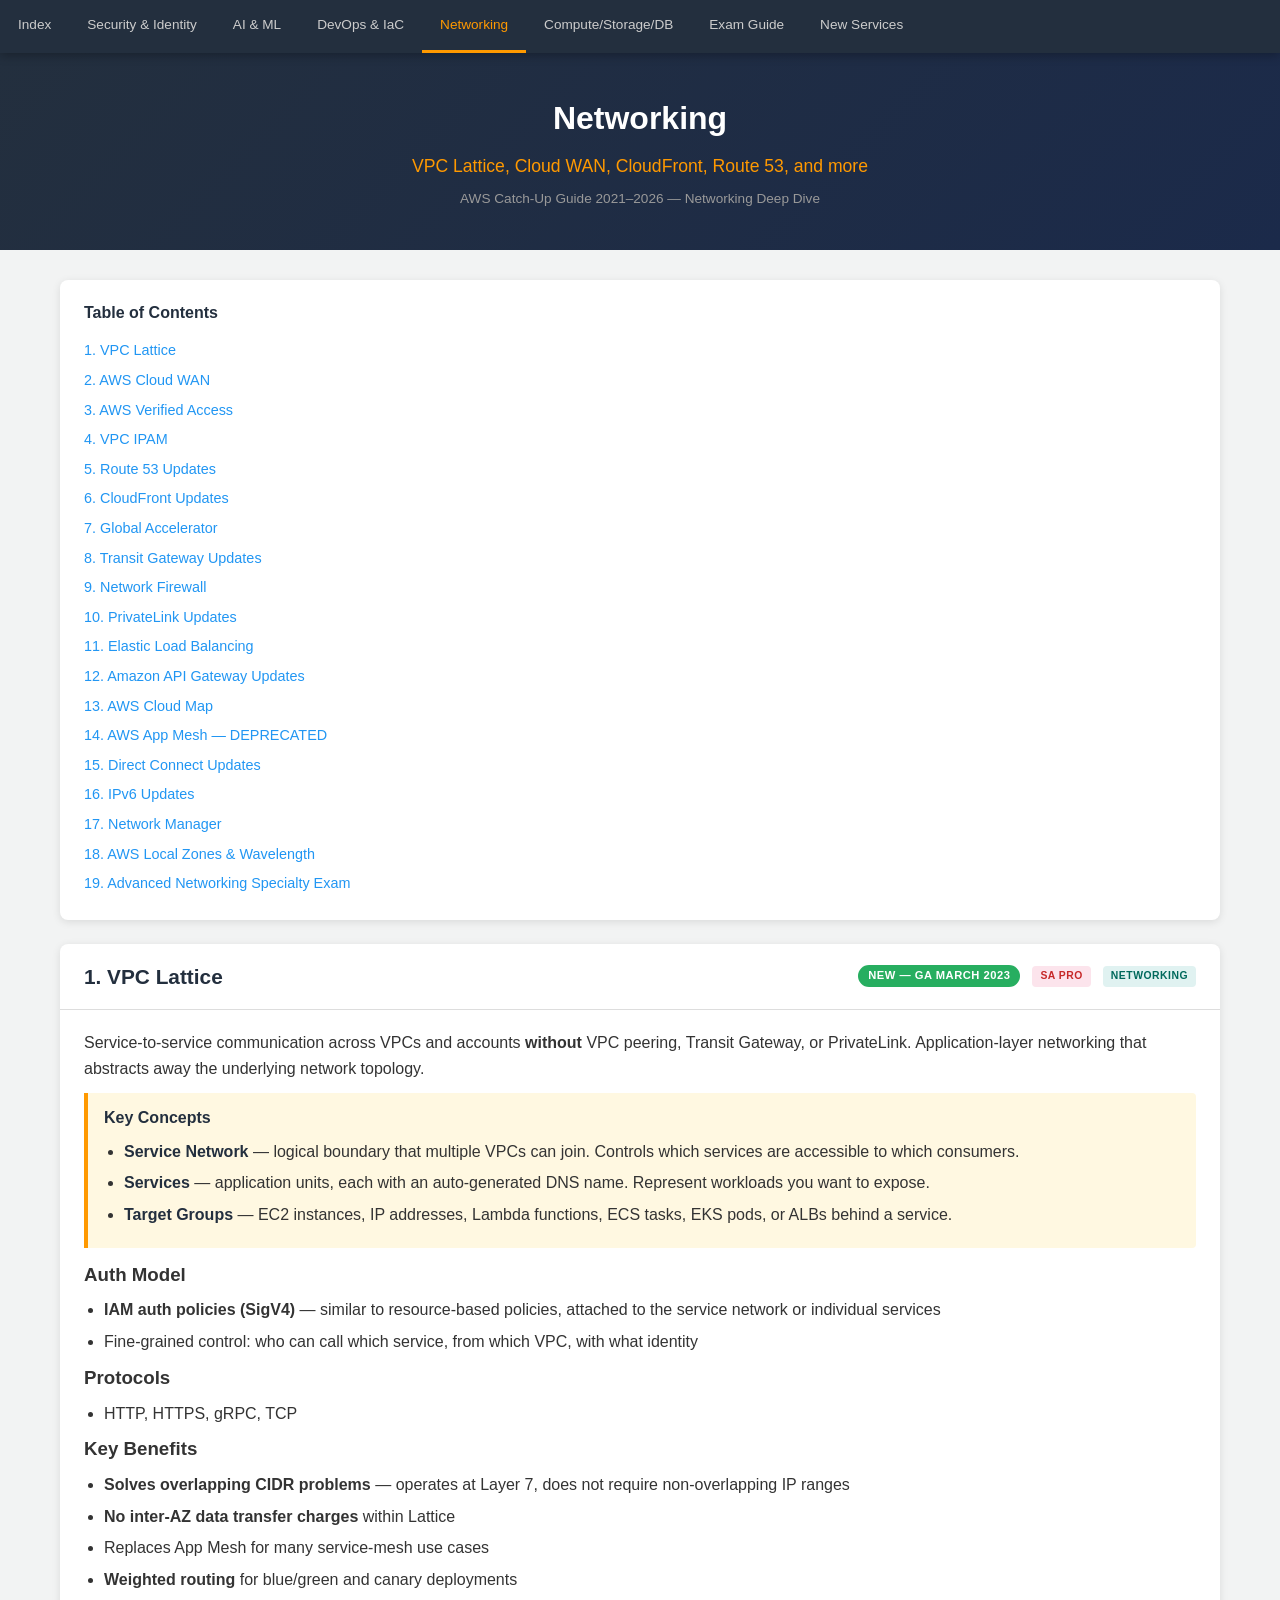
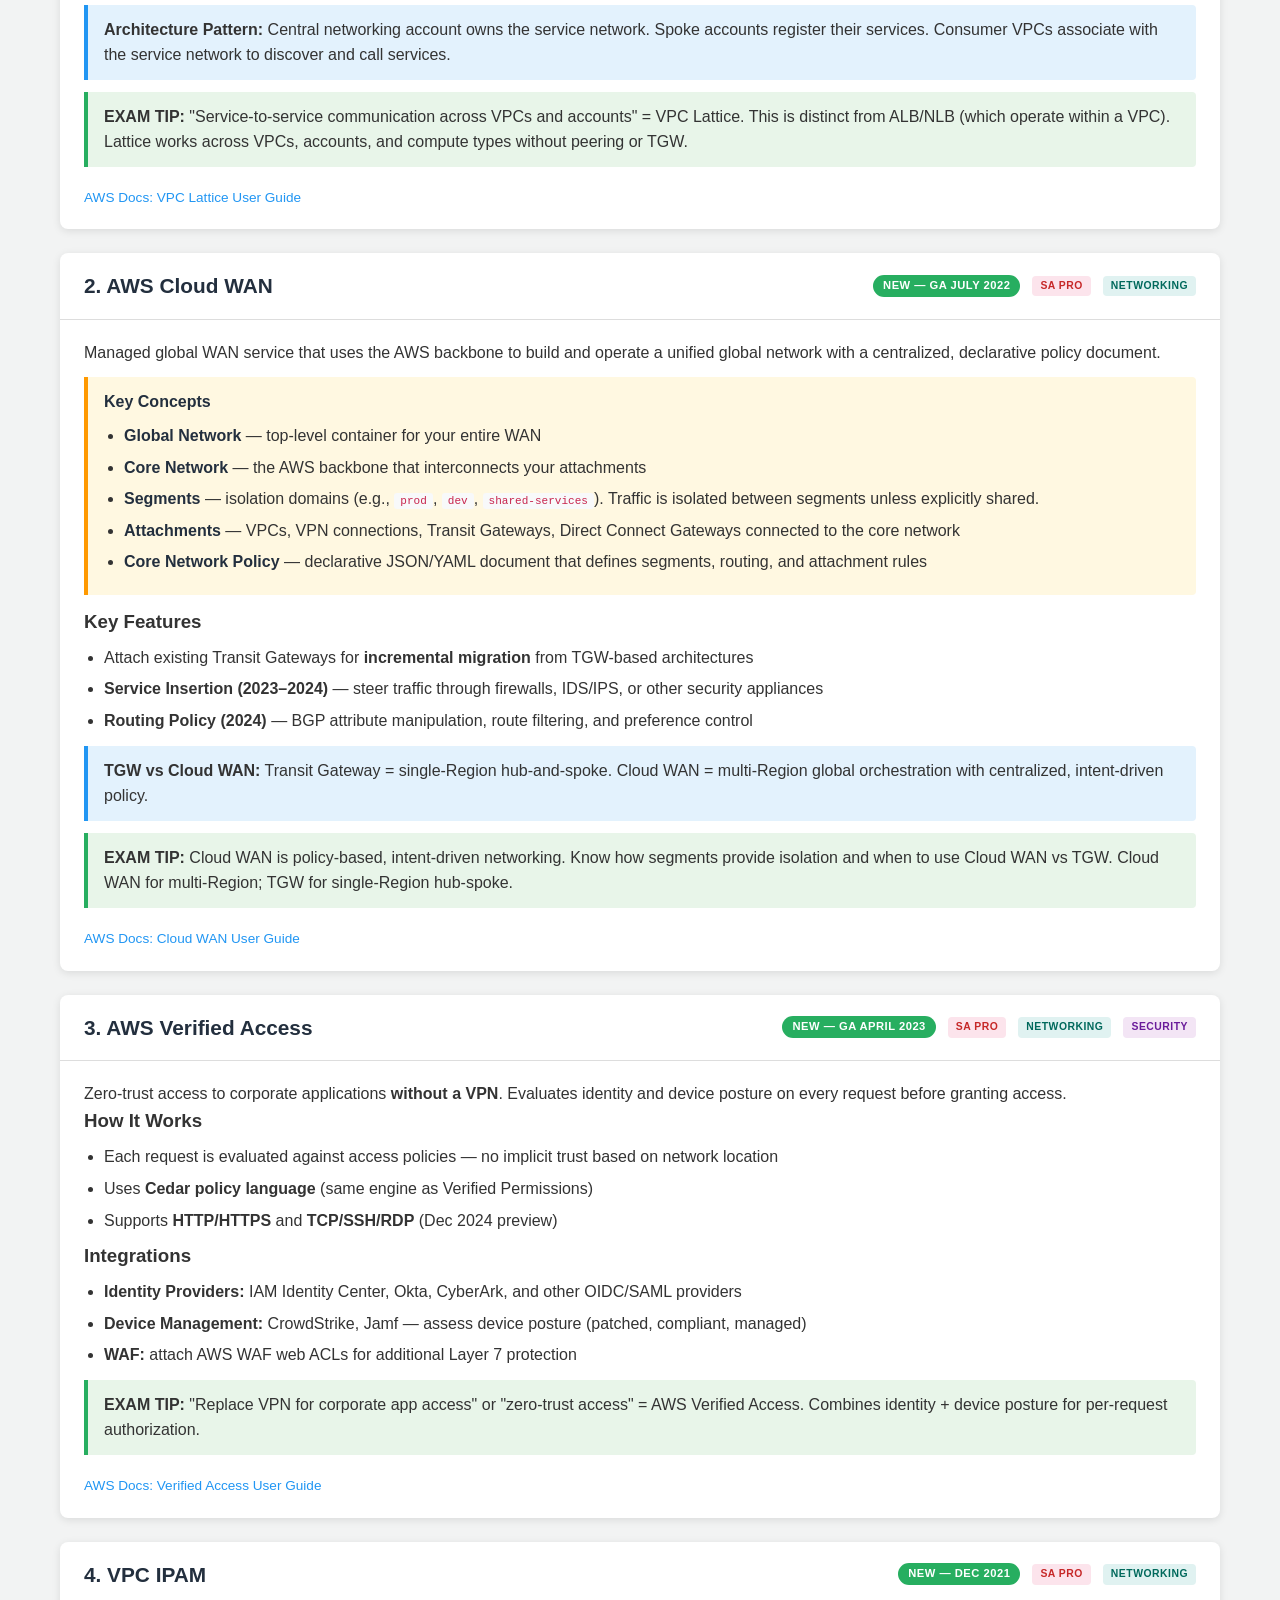
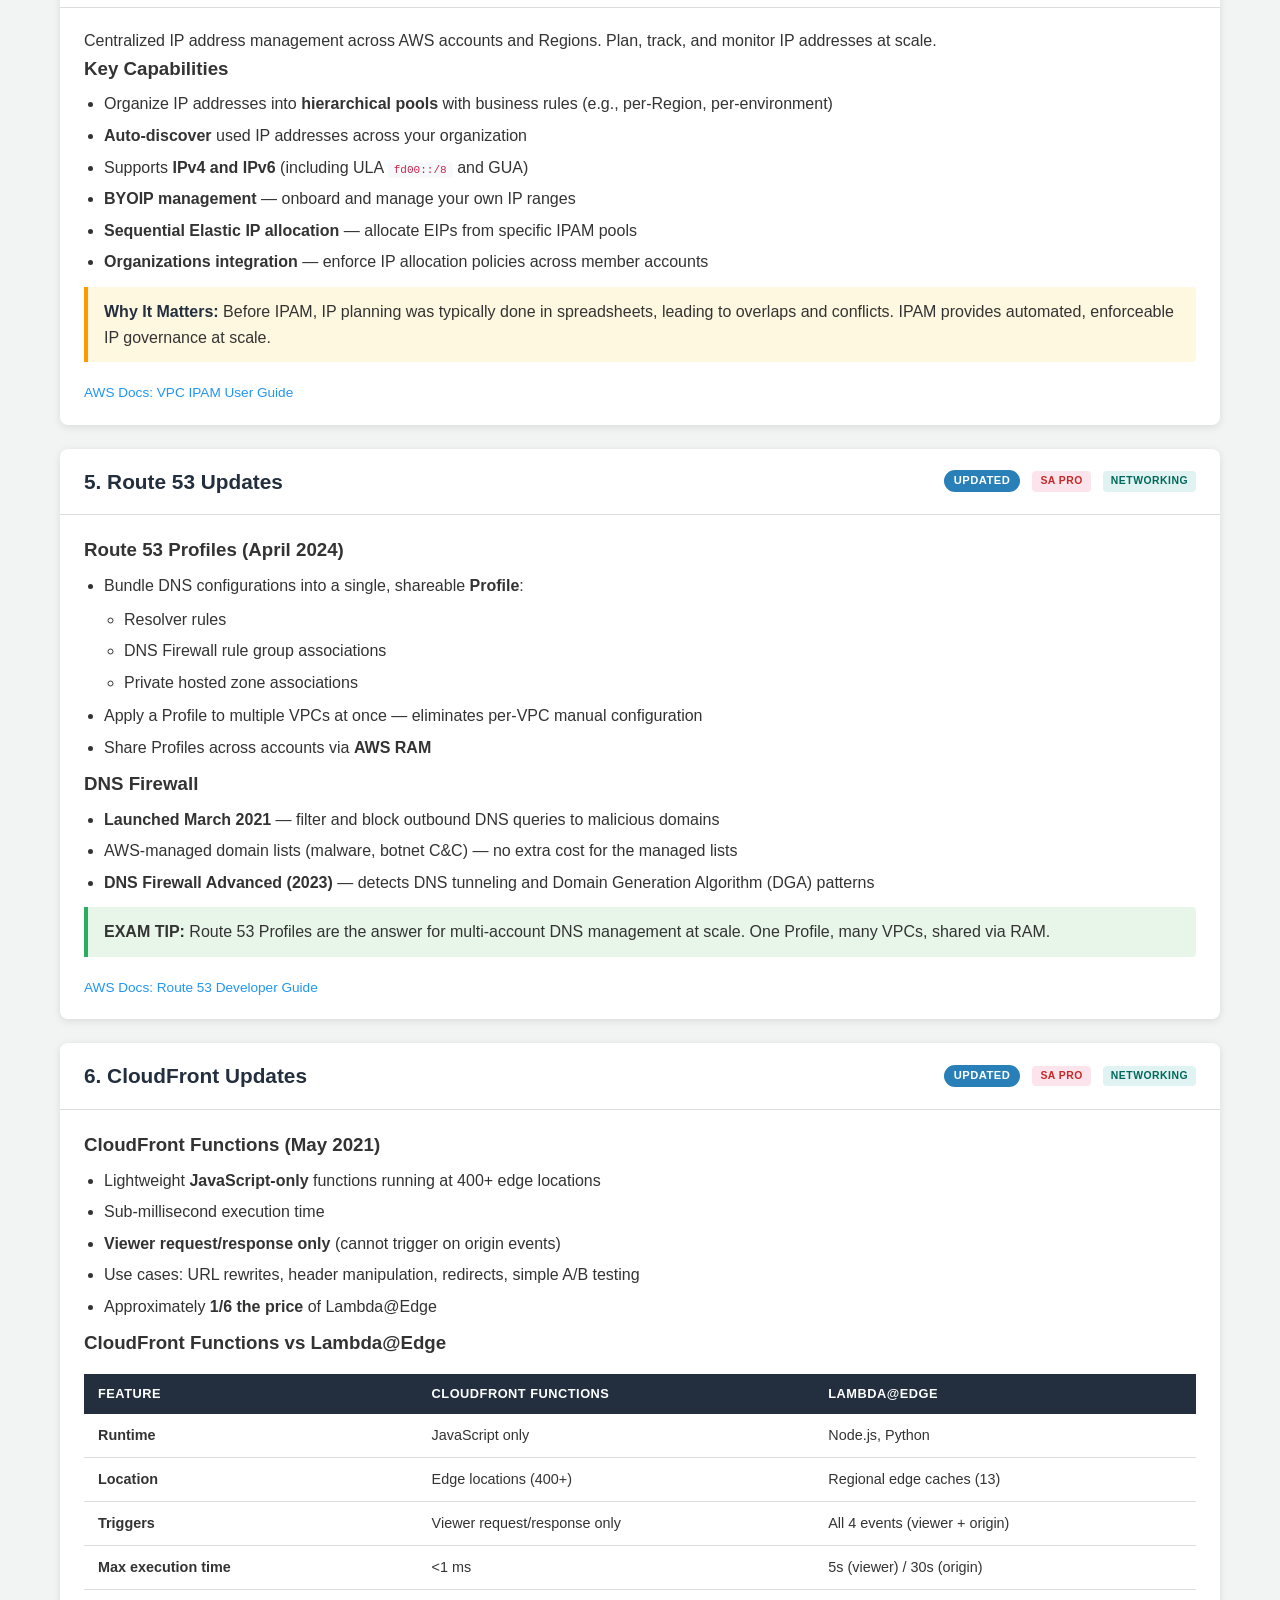
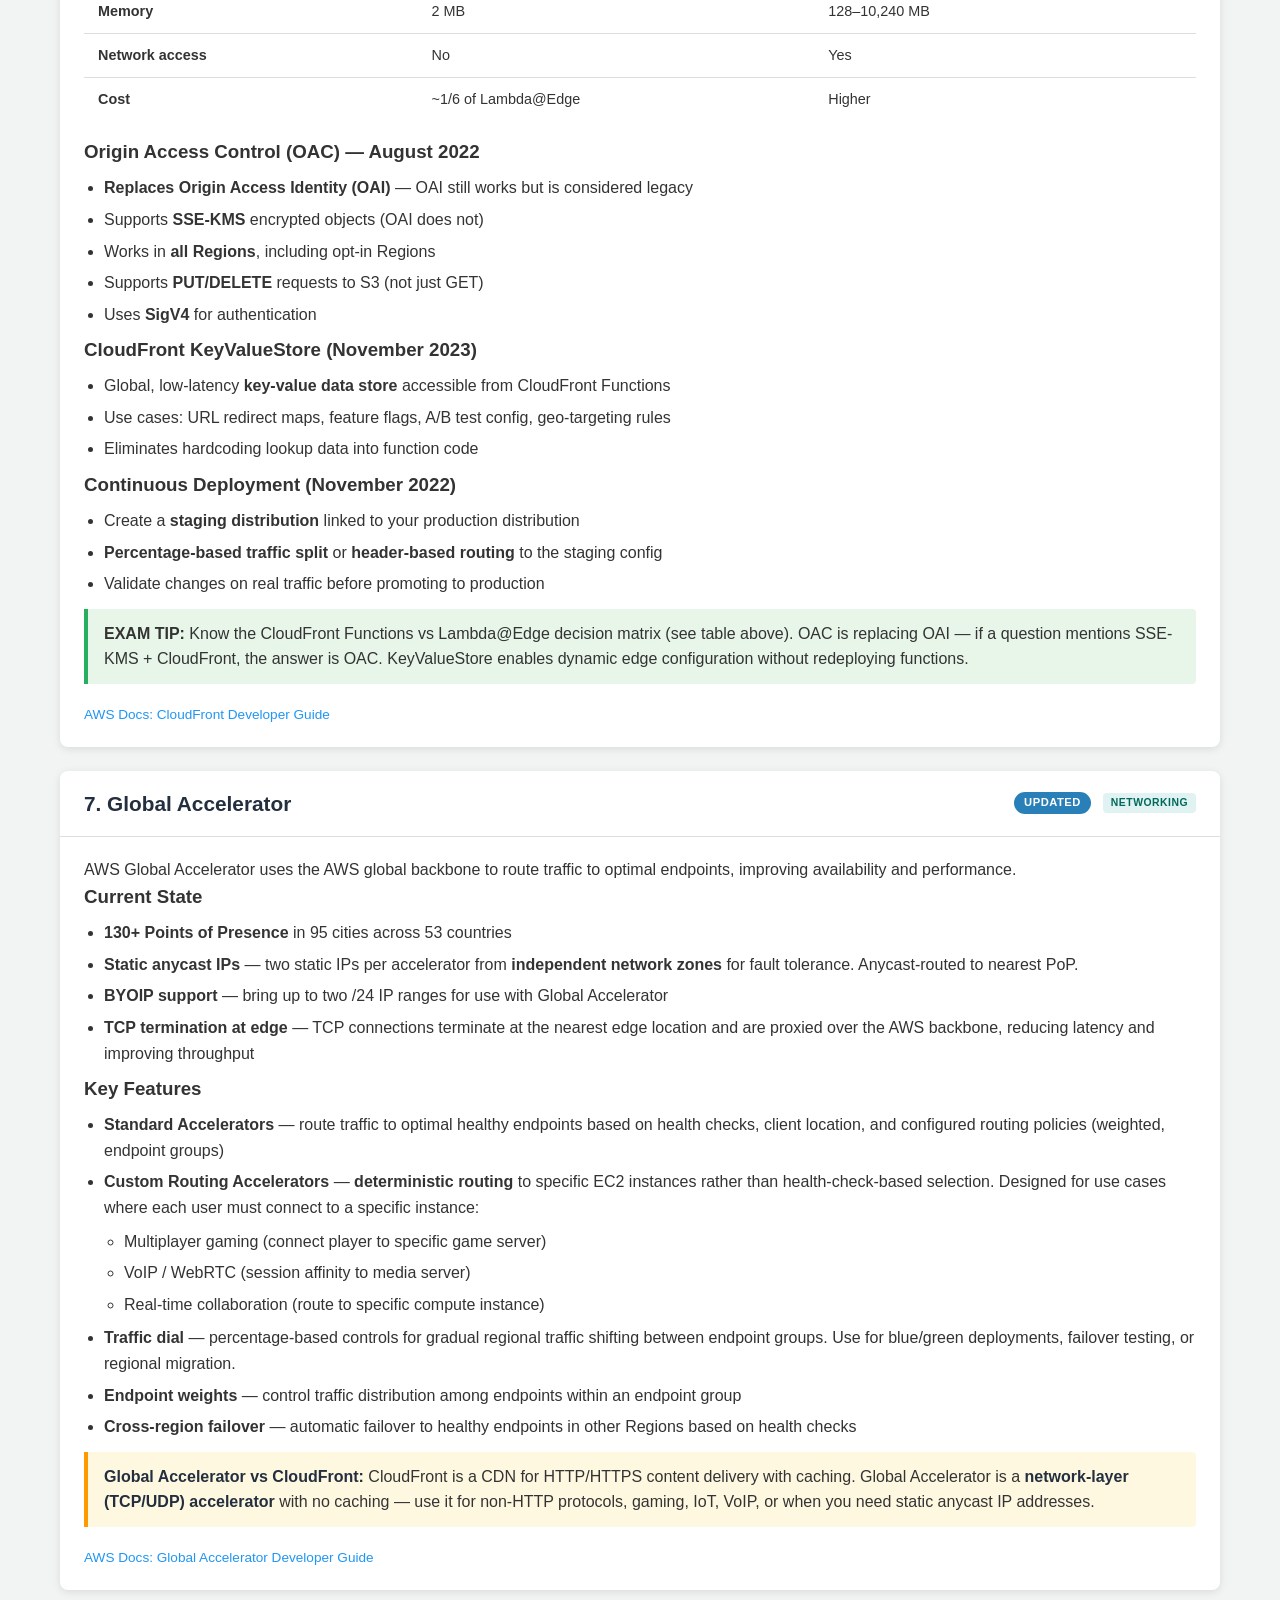
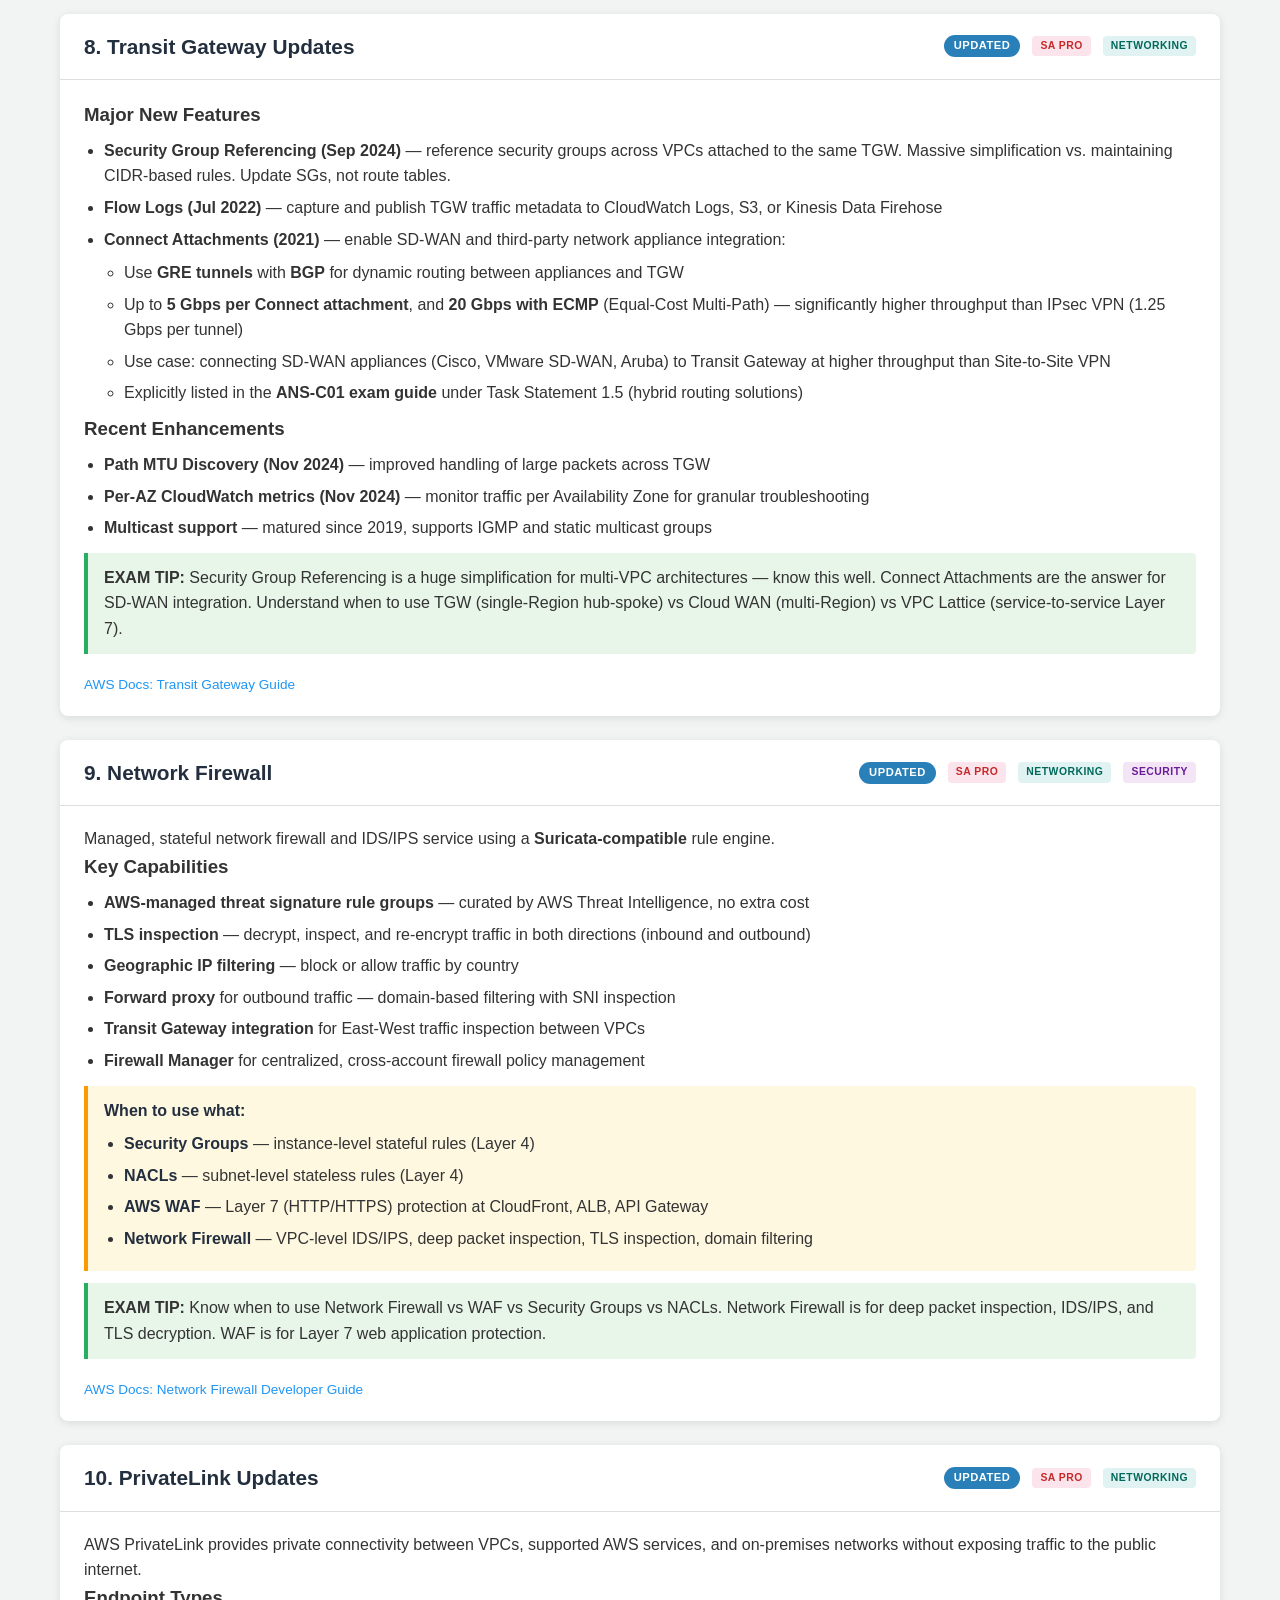
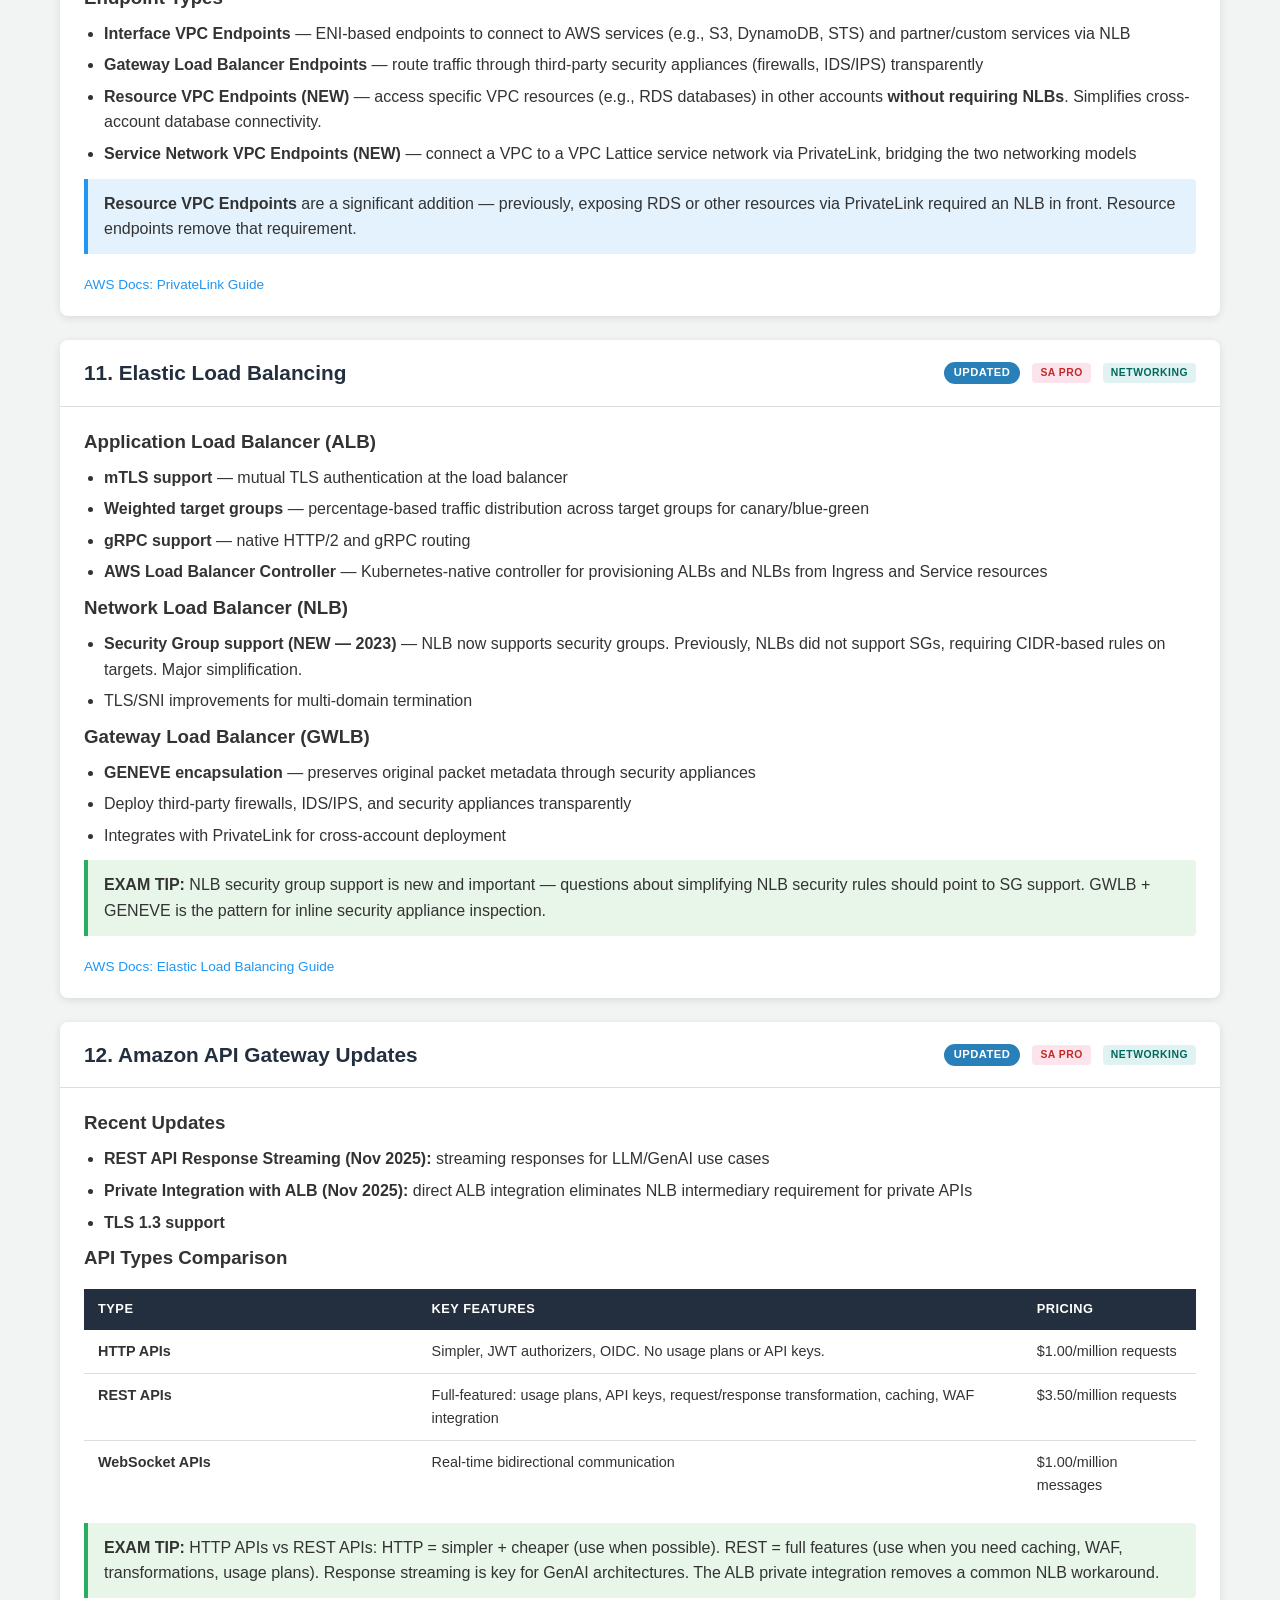
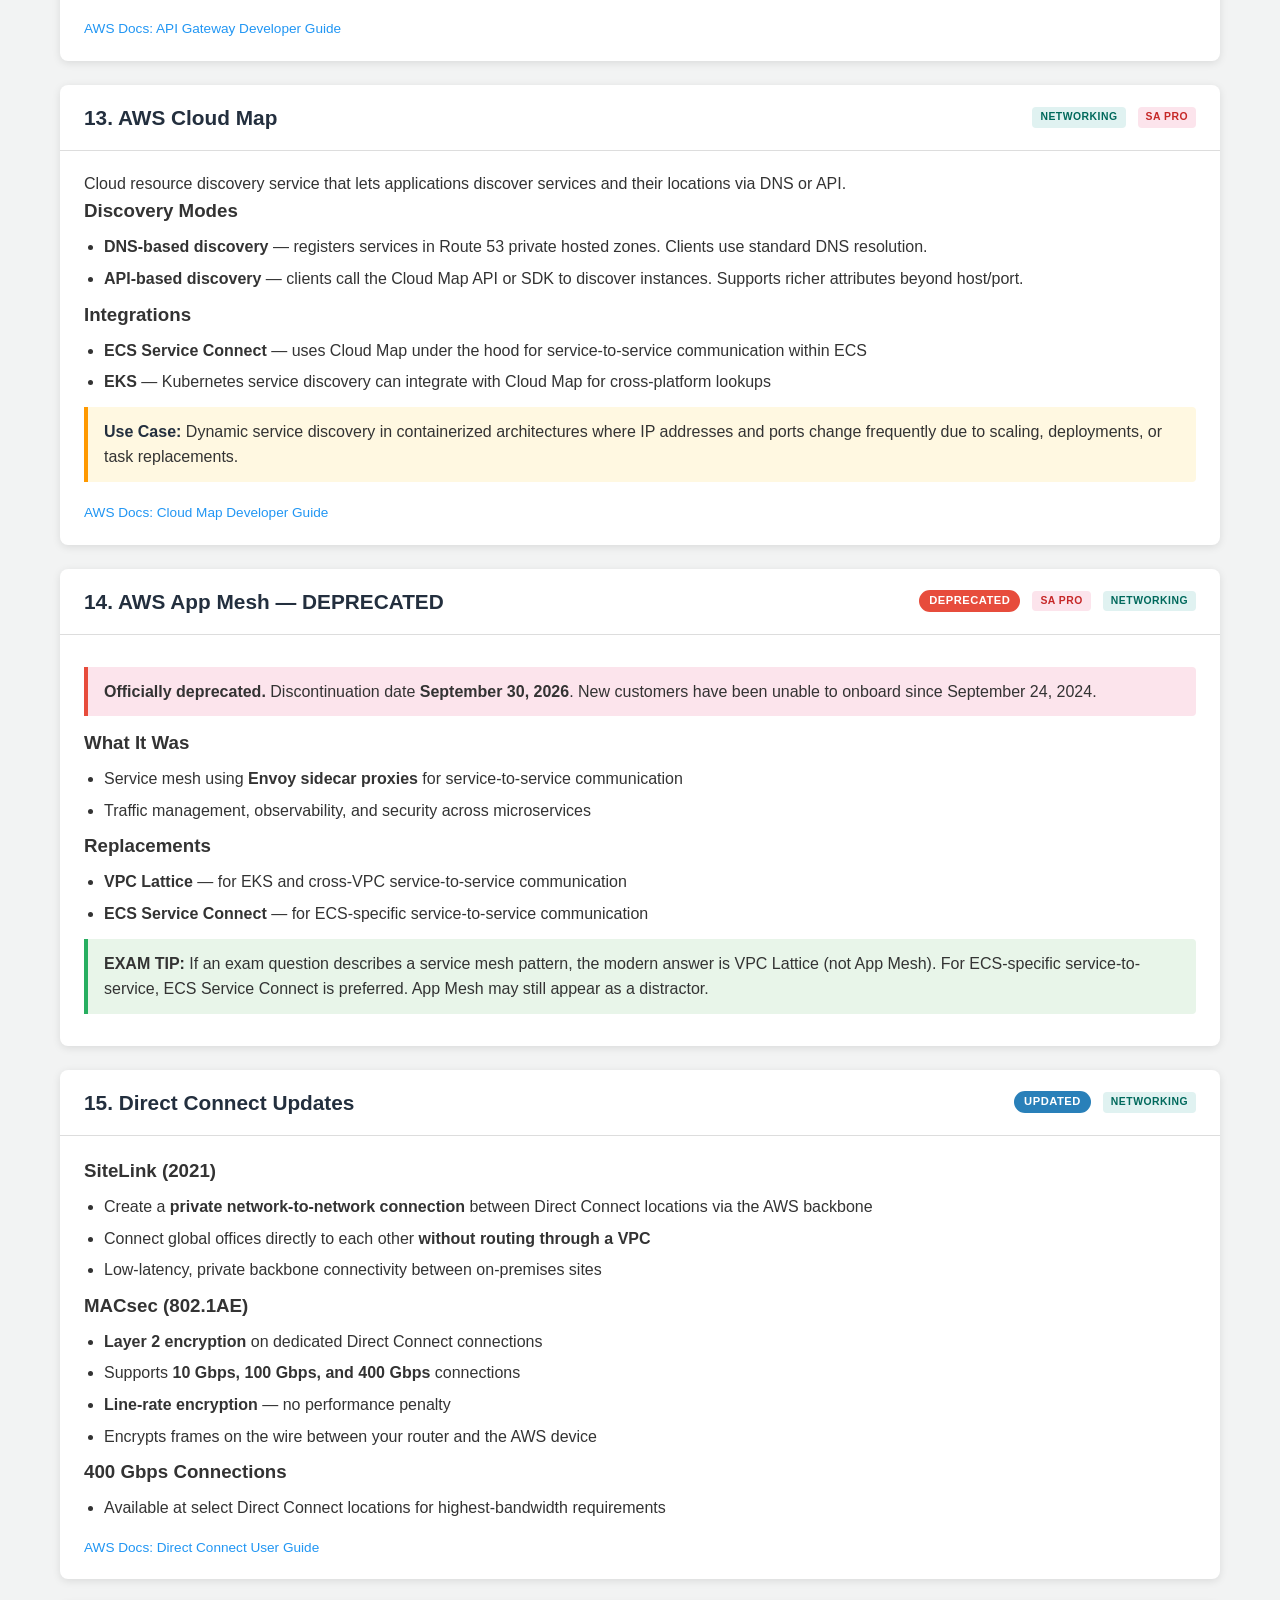
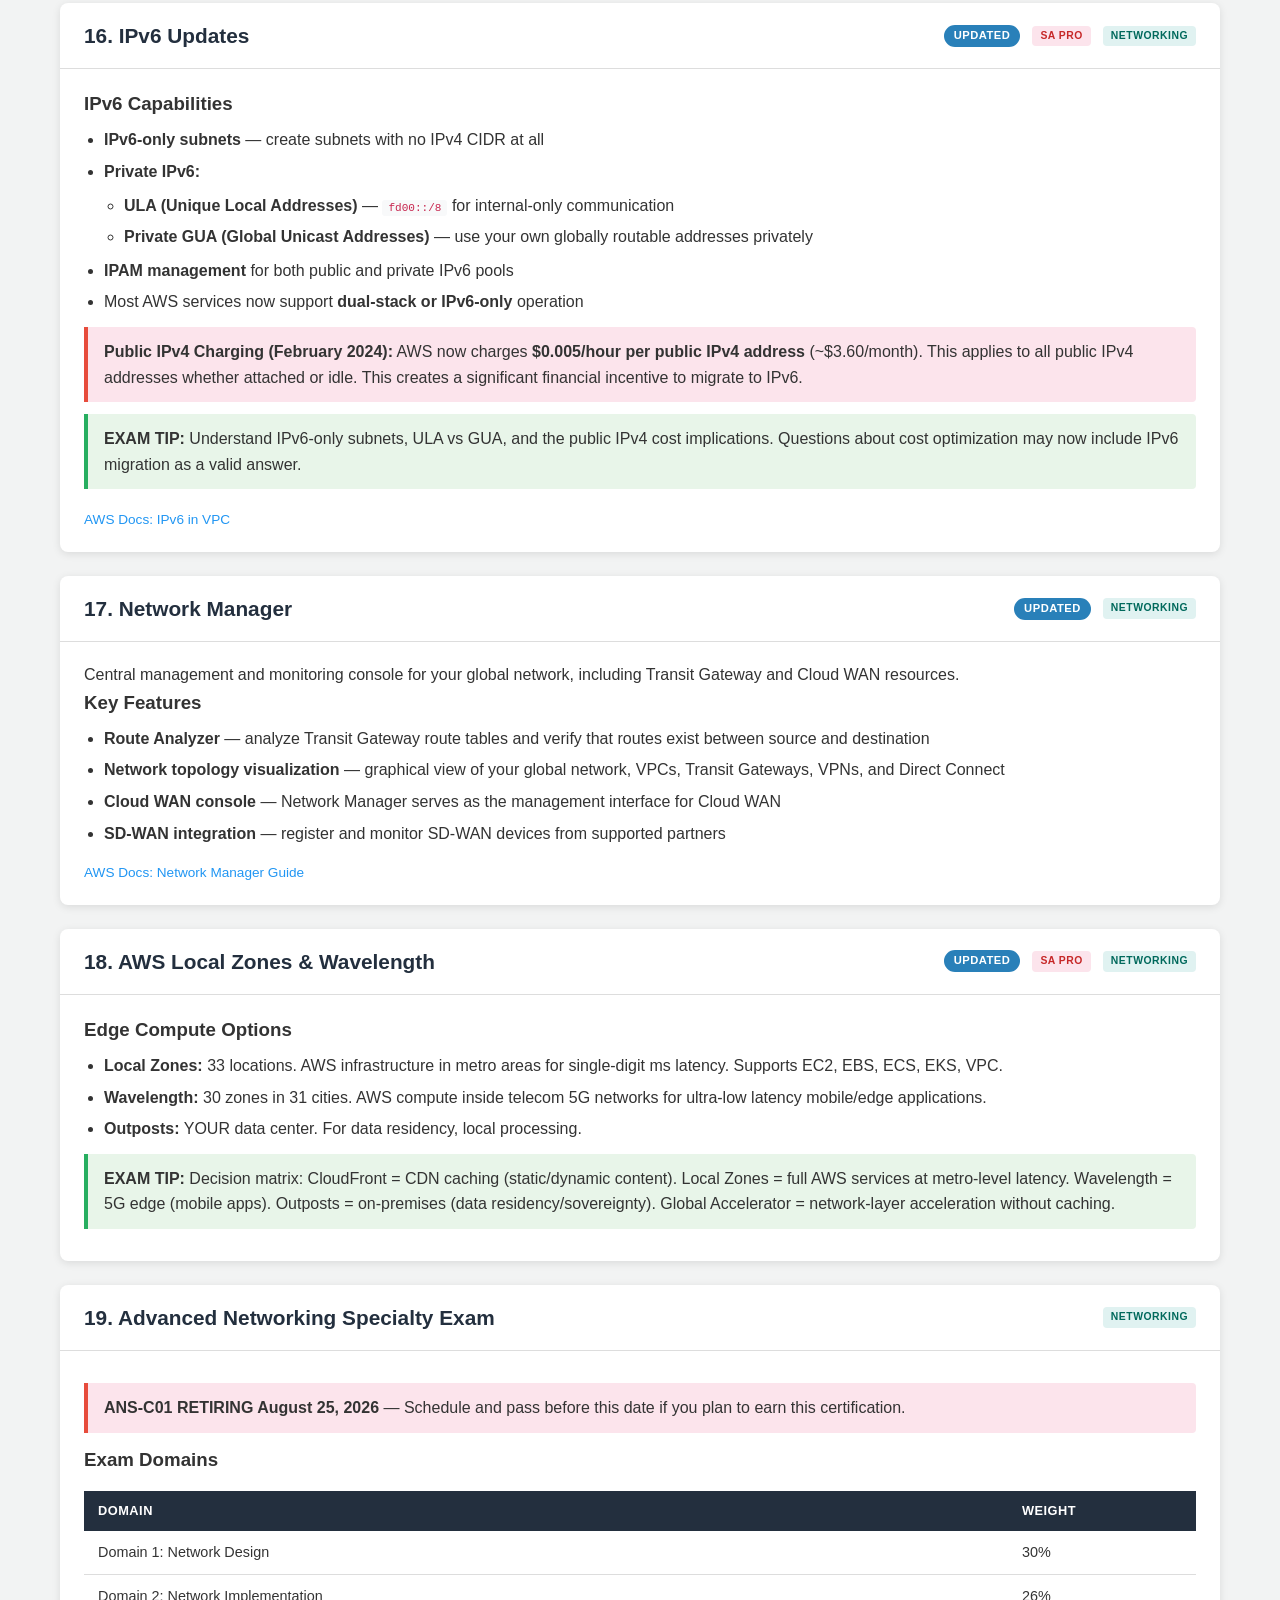
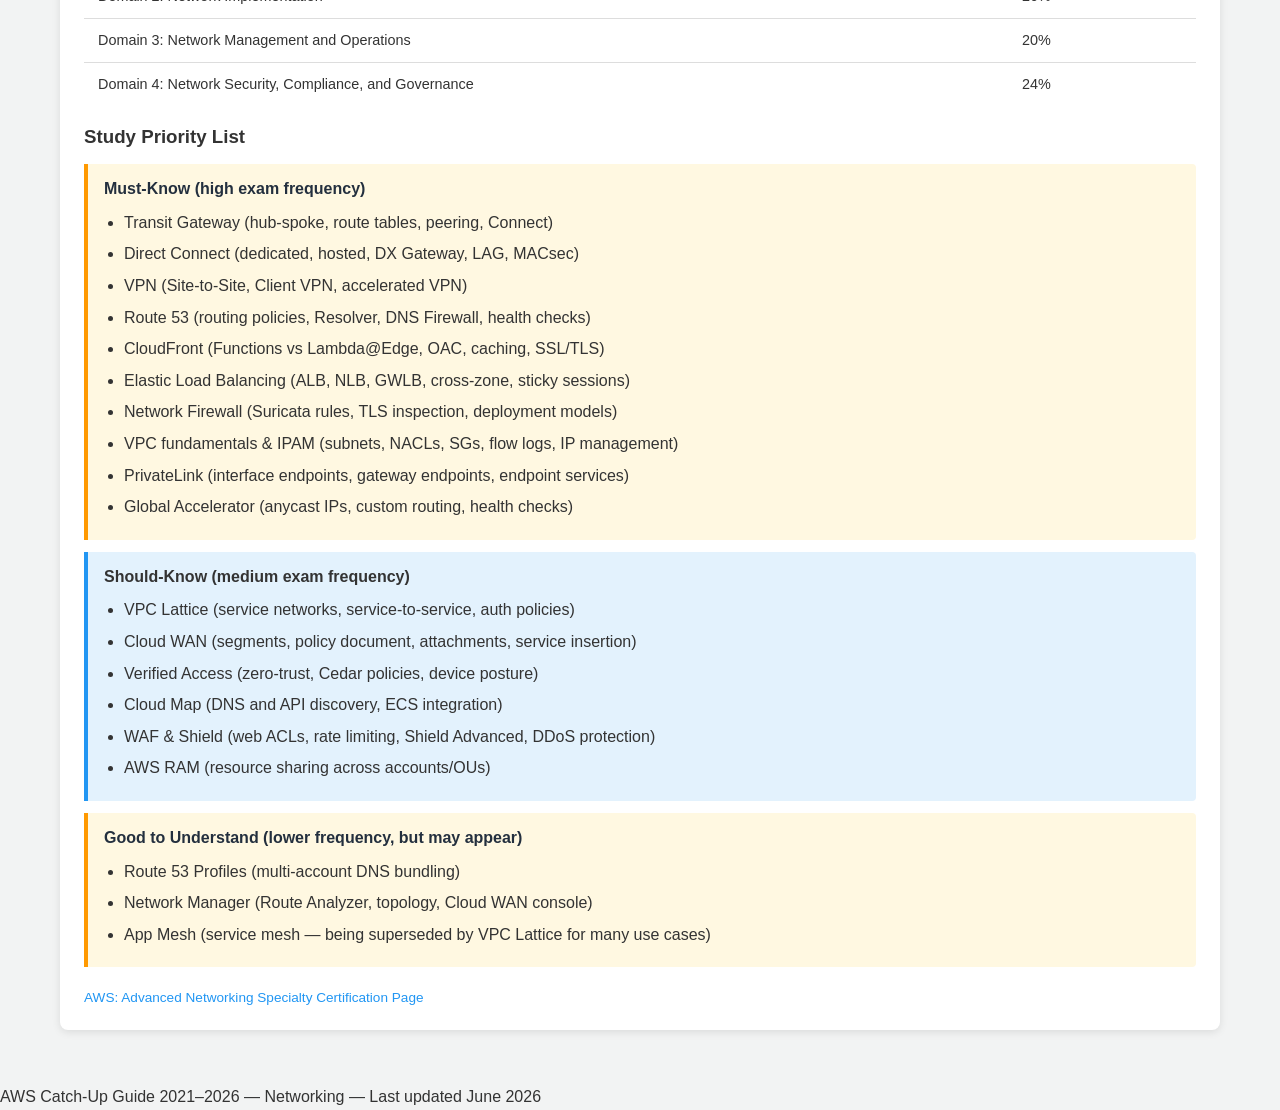
<file: aws-catchup/networking.html>
<!DOCTYPE html>
<html lang="en">
<head>
    <meta charset="UTF-8">
    <meta name="viewport" content="width=device-width, initial-scale=1.0">
    <title>Networking - AWS Catch-Up Guide 2021-2026</title>
    <link rel="stylesheet" href="style.css">
</head>
<body>

    <!-- Top Navigation -->
    <nav class="top-nav">
        <div class="nav-inner">
            <a href="index.html">Index</a>
            <a href="security-identity.html">Security &amp; Identity</a>
            <a href="ai-ml.html">AI &amp; ML</a>
            <a href="devops-iac.html">DevOps &amp; IaC</a>
            <a href="networking.html" class="active">Networking</a>
            <a href="compute-storage-db.html">Compute/Storage/DB</a>
            <a href="exam-guide.html">Exam Guide</a>
            <a href="new-services.html">New Services</a>
        </div>
    </nav>

    <!-- Page Header -->
    <header class="page-header">
        <h1><strong>Networking</strong></h1>
        <p class="subtitle">VPC Lattice, Cloud WAN, CloudFront, Route 53, and more</p>
        <p class="meta">AWS Catch-Up Guide 2021&ndash;2026 &mdash; Networking Deep Dive</p>
    </header>

    <main class="content">

        <!-- Table of Contents -->
        <div class="toc">
            <h3>Table of Contents</h3>
            <ul>
                <li><a href="#vpc-lattice">1. VPC Lattice</a></li>
                <li><a href="#cloud-wan">2. AWS Cloud WAN</a></li>
                <li><a href="#verified-access">3. AWS Verified Access</a></li>
                <li><a href="#vpc-ipam">4. VPC IPAM</a></li>
                <li><a href="#route53">5. Route 53 Updates</a></li>
                <li><a href="#cloudfront">6. CloudFront Updates</a></li>
                <li><a href="#global-accelerator">7. Global Accelerator</a></li>
                <li><a href="#tgw">8. Transit Gateway Updates</a></li>
                <li><a href="#network-firewall">9. Network Firewall</a></li>
                <li><a href="#privatelink">10. PrivateLink Updates</a></li>
                <li><a href="#elb">11. Elastic Load Balancing</a></li>
                <li><a href="#api-gateway">12. Amazon API Gateway Updates</a></li>
                <li><a href="#cloud-map">13. AWS Cloud Map</a></li>
                <li><a href="#app-mesh">14. AWS App Mesh &mdash; DEPRECATED</a></li>
                <li><a href="#direct-connect">15. Direct Connect Updates</a></li>
                <li><a href="#ipv6">16. IPv6 Updates</a></li>
                <li><a href="#network-manager">17. Network Manager</a></li>
                <li><a href="#local-zones">18. AWS Local Zones &amp; Wavelength</a></li>
                <li><a href="#ans-exam">19. Advanced Networking Specialty Exam</a></li>
            </ul>
        </div>

        <!-- ============================== -->
        <!-- 1. VPC Lattice -->
        <!-- ============================== -->
        <div class="card" id="vpc-lattice">
            <div class="card-header">
                <h2>1. VPC Lattice</h2>
                <span class="badge badge-new">NEW &mdash; GA March 2023</span>
                <span class="badge badge-exam badge-sa-pro">SA Pro</span>
                <span class="badge badge-exam badge-networking">Networking</span>
            </div>
            <div class="card-body">
                <p>Service-to-service communication across VPCs and accounts <strong>without</strong> VPC peering, Transit Gateway, or PrivateLink. Application-layer networking that abstracts away the underlying network topology.</p>

                <div class="concept">
                    <strong>Key Concepts</strong>
                    <ul>
                        <li><strong>Service Network</strong> &mdash; logical boundary that multiple VPCs can join. Controls which services are accessible to which consumers.</li>
                        <li><strong>Services</strong> &mdash; application units, each with an auto-generated DNS name. Represent workloads you want to expose.</li>
                        <li><strong>Target Groups</strong> &mdash; EC2 instances, IP addresses, Lambda functions, ECS tasks, EKS pods, or ALBs behind a service.</li>
                    </ul>
                </div>

                <h3>Auth Model</h3>
                <ul>
                    <li><strong>IAM auth policies (SigV4)</strong> &mdash; similar to resource-based policies, attached to the service network or individual services</li>
                    <li>Fine-grained control: who can call which service, from which VPC, with what identity</li>
                </ul>

                <h3>Protocols</h3>
                <ul>
                    <li>HTTP, HTTPS, gRPC, TCP</li>
                </ul>

                <h3>Key Benefits</h3>
                <ul>
                    <li><strong>Solves overlapping CIDR problems</strong> &mdash; operates at Layer 7, does not require non-overlapping IP ranges</li>
                    <li><strong>No inter-AZ data transfer charges</strong> within Lattice</li>
                    <li>Replaces App Mesh for many service-mesh use cases</li>
                    <li><strong>Weighted routing</strong> for blue/green and canary deployments</li>
                </ul>

                <div class="info">
                    <strong>Architecture Pattern:</strong> Central networking account owns the service network. Spoke accounts register their services. Consumer VPCs associate with the service network to discover and call services.
                </div>

                <div class="tip">
                    <strong>EXAM TIP:</strong> "Service-to-service communication across VPCs and accounts" = VPC Lattice. This is distinct from ALB/NLB (which operate within a VPC). Lattice works across VPCs, accounts, and compute types without peering or TGW.
                </div>

                <a href="https://docs.aws.amazon.com/vpc-lattice/latest/ug/what-is-vpc-lattice.html" target="_blank" class="doc-link">AWS Docs: VPC Lattice User Guide</a>
            </div>
        </div>

        <!-- ============================== -->
        <!-- 2. AWS Cloud WAN -->
        <!-- ============================== -->
        <div class="card" id="cloud-wan">
            <div class="card-header">
                <h2>2. AWS Cloud WAN</h2>
                <span class="badge badge-new">NEW &mdash; GA July 2022</span>
                <span class="badge badge-exam badge-sa-pro">SA Pro</span>
                <span class="badge badge-exam badge-networking">Networking</span>
            </div>
            <div class="card-body">
                <p>Managed global WAN service that uses the AWS backbone to build and operate a unified global network with a centralized, declarative policy document.</p>

                <div class="concept">
                    <strong>Key Concepts</strong>
                    <ul>
                        <li><strong>Global Network</strong> &mdash; top-level container for your entire WAN</li>
                        <li><strong>Core Network</strong> &mdash; the AWS backbone that interconnects your attachments</li>
                        <li><strong>Segments</strong> &mdash; isolation domains (e.g., <code>prod</code>, <code>dev</code>, <code>shared-services</code>). Traffic is isolated between segments unless explicitly shared.</li>
                        <li><strong>Attachments</strong> &mdash; VPCs, VPN connections, Transit Gateways, Direct Connect Gateways connected to the core network</li>
                        <li><strong>Core Network Policy</strong> &mdash; declarative JSON/YAML document that defines segments, routing, and attachment rules</li>
                    </ul>
                </div>

                <h3>Key Features</h3>
                <ul>
                    <li>Attach existing Transit Gateways for <strong>incremental migration</strong> from TGW-based architectures</li>
                    <li><strong>Service Insertion (2023&ndash;2024)</strong> &mdash; steer traffic through firewalls, IDS/IPS, or other security appliances</li>
                    <li><strong>Routing Policy (2024)</strong> &mdash; BGP attribute manipulation, route filtering, and preference control</li>
                </ul>

                <div class="info">
                    <strong>TGW vs Cloud WAN:</strong> Transit Gateway = single-Region hub-and-spoke. Cloud WAN = multi-Region global orchestration with centralized, intent-driven policy.
                </div>

                <div class="tip">
                    <strong>EXAM TIP:</strong> Cloud WAN is policy-based, intent-driven networking. Know how segments provide isolation and when to use Cloud WAN vs TGW. Cloud WAN for multi-Region; TGW for single-Region hub-spoke.
                </div>

                <a href="https://docs.aws.amazon.com/network-manager/latest/cloudwan/what-is-cloudwan.html" target="_blank" class="doc-link">AWS Docs: Cloud WAN User Guide</a>
            </div>
        </div>

        <!-- ============================== -->
        <!-- 3. AWS Verified Access -->
        <!-- ============================== -->
        <div class="card" id="verified-access">
            <div class="card-header">
                <h2>3. AWS Verified Access</h2>
                <span class="badge badge-new">NEW &mdash; GA April 2023</span>
                <span class="badge badge-exam badge-sa-pro">SA Pro</span>
                <span class="badge badge-exam badge-networking">Networking</span>
                <span class="badge badge-exam badge-security">Security</span>
            </div>
            <div class="card-body">
                <p>Zero-trust access to corporate applications <strong>without a VPN</strong>. Evaluates identity and device posture on every request before granting access.</p>

                <h3>How It Works</h3>
                <ul>
                    <li>Each request is evaluated against access policies &mdash; no implicit trust based on network location</li>
                    <li>Uses <strong>Cedar policy language</strong> (same engine as Verified Permissions)</li>
                    <li>Supports <strong>HTTP/HTTPS</strong> and <strong>TCP/SSH/RDP</strong> (Dec 2024 preview)</li>
                </ul>

                <h3>Integrations</h3>
                <ul>
                    <li><strong>Identity Providers:</strong> IAM Identity Center, Okta, CyberArk, and other OIDC/SAML providers</li>
                    <li><strong>Device Management:</strong> CrowdStrike, Jamf &mdash; assess device posture (patched, compliant, managed)</li>
                    <li><strong>WAF:</strong> attach AWS WAF web ACLs for additional Layer 7 protection</li>
                </ul>

                <div class="tip">
                    <strong>EXAM TIP:</strong> "Replace VPN for corporate app access" or "zero-trust access" = AWS Verified Access. Combines identity + device posture for per-request authorization.
                </div>

                <a href="https://docs.aws.amazon.com/verified-access/latest/ug/what-is-verified-access.html" target="_blank" class="doc-link">AWS Docs: Verified Access User Guide</a>
            </div>
        </div>

        <!-- ============================== -->
        <!-- 4. VPC IPAM -->
        <!-- ============================== -->
        <div class="card" id="vpc-ipam">
            <div class="card-header">
                <h2>4. VPC IPAM</h2>
                <span class="badge badge-new">NEW &mdash; Dec 2021</span>
                <span class="badge badge-exam badge-sa-pro">SA Pro</span>
                <span class="badge badge-exam badge-networking">Networking</span>
            </div>
            <div class="card-body">
                <p>Centralized IP address management across AWS accounts and Regions. Plan, track, and monitor IP addresses at scale.</p>

                <h3>Key Capabilities</h3>
                <ul>
                    <li>Organize IP addresses into <strong>hierarchical pools</strong> with business rules (e.g., per-Region, per-environment)</li>
                    <li><strong>Auto-discover</strong> used IP addresses across your organization</li>
                    <li>Supports <strong>IPv4 and IPv6</strong> (including ULA <code>fd00::/8</code> and GUA)</li>
                    <li><strong>BYOIP management</strong> &mdash; onboard and manage your own IP ranges</li>
                    <li><strong>Sequential Elastic IP allocation</strong> &mdash; allocate EIPs from specific IPAM pools</li>
                    <li><strong>Organizations integration</strong> &mdash; enforce IP allocation policies across member accounts</li>
                </ul>

                <div class="concept">
                    <strong>Why It Matters:</strong> Before IPAM, IP planning was typically done in spreadsheets, leading to overlaps and conflicts. IPAM provides automated, enforceable IP governance at scale.
                </div>

                <a href="https://docs.aws.amazon.com/vpc/latest/ipam/what-it-is-ipam.html" target="_blank" class="doc-link">AWS Docs: VPC IPAM User Guide</a>
            </div>
        </div>

        <!-- ============================== -->
        <!-- 5. Route 53 Updates -->
        <!-- ============================== -->
        <div class="card" id="route53">
            <div class="card-header">
                <h2>5. Route 53 Updates</h2>
                <span class="badge badge-updated">UPDATED</span>
                <span class="badge badge-exam badge-sa-pro">SA Pro</span>
                <span class="badge badge-exam badge-networking">Networking</span>
            </div>
            <div class="card-body">
                <h3>Route 53 Profiles (April 2024)</h3>
                <ul>
                    <li>Bundle DNS configurations into a single, shareable <strong>Profile</strong>:
                        <ul>
                            <li>Resolver rules</li>
                            <li>DNS Firewall rule group associations</li>
                            <li>Private hosted zone associations</li>
                        </ul>
                    </li>
                    <li>Apply a Profile to multiple VPCs at once &mdash; eliminates per-VPC manual configuration</li>
                    <li>Share Profiles across accounts via <strong>AWS RAM</strong></li>
                </ul>

                <h3>DNS Firewall</h3>
                <ul>
                    <li><strong>Launched March 2021</strong> &mdash; filter and block outbound DNS queries to malicious domains</li>
                    <li>AWS-managed domain lists (malware, botnet C&amp;C) &mdash; no extra cost for the managed lists</li>
                    <li><strong>DNS Firewall Advanced (2023)</strong> &mdash; detects DNS tunneling and Domain Generation Algorithm (DGA) patterns</li>
                </ul>

                <div class="tip">
                    <strong>EXAM TIP:</strong> Route 53 Profiles are the answer for multi-account DNS management at scale. One Profile, many VPCs, shared via RAM.
                </div>

                <a href="https://docs.aws.amazon.com/Route53/latest/DeveloperGuide/routing-to-resources.html" target="_blank" class="doc-link">AWS Docs: Route 53 Developer Guide</a>
            </div>
        </div>

        <!-- ============================== -->
        <!-- 6. CloudFront Updates -->
        <!-- ============================== -->
        <div class="card" id="cloudfront">
            <div class="card-header">
                <h2>6. CloudFront Updates</h2>
                <span class="badge badge-updated">UPDATED</span>
                <span class="badge badge-exam badge-sa-pro">SA Pro</span>
                <span class="badge badge-exam badge-networking">Networking</span>
            </div>
            <div class="card-body">

                <h3>CloudFront Functions (May 2021)</h3>
                <ul>
                    <li>Lightweight <strong>JavaScript-only</strong> functions running at 400+ edge locations</li>
                    <li>Sub-millisecond execution time</li>
                    <li><strong>Viewer request/response only</strong> (cannot trigger on origin events)</li>
                    <li>Use cases: URL rewrites, header manipulation, redirects, simple A/B testing</li>
                    <li>Approximately <strong>1/6 the price</strong> of Lambda@Edge</li>
                </ul>

                <h3>CloudFront Functions vs Lambda@Edge</h3>
                <table class="vs-table">
                    <thead>
                        <tr>
                            <th>Feature</th>
                            <th>CloudFront Functions</th>
                            <th>Lambda@Edge</th>
                        </tr>
                    </thead>
                    <tbody>
                        <tr>
                            <td>Runtime</td>
                            <td>JavaScript only</td>
                            <td>Node.js, Python</td>
                        </tr>
                        <tr>
                            <td>Location</td>
                            <td>Edge locations (400+)</td>
                            <td>Regional edge caches (13)</td>
                        </tr>
                        <tr>
                            <td>Triggers</td>
                            <td>Viewer request/response only</td>
                            <td>All 4 events (viewer + origin)</td>
                        </tr>
                        <tr>
                            <td>Max execution time</td>
                            <td>&lt;1 ms</td>
                            <td>5s (viewer) / 30s (origin)</td>
                        </tr>
                        <tr>
                            <td>Memory</td>
                            <td>2 MB</td>
                            <td>128&ndash;10,240 MB</td>
                        </tr>
                        <tr>
                            <td>Network access</td>
                            <td>No</td>
                            <td>Yes</td>
                        </tr>
                        <tr>
                            <td>Cost</td>
                            <td>~1/6 of Lambda@Edge</td>
                            <td>Higher</td>
                        </tr>
                    </tbody>
                </table>

                <h3>Origin Access Control (OAC) &mdash; August 2022</h3>
                <ul>
                    <li><strong>Replaces Origin Access Identity (OAI)</strong> &mdash; OAI still works but is considered legacy</li>
                    <li>Supports <strong>SSE-KMS</strong> encrypted objects (OAI does not)</li>
                    <li>Works in <strong>all Regions</strong>, including opt-in Regions</li>
                    <li>Supports <strong>PUT/DELETE</strong> requests to S3 (not just GET)</li>
                    <li>Uses <strong>SigV4</strong> for authentication</li>
                </ul>

                <h3>CloudFront KeyValueStore (November 2023)</h3>
                <ul>
                    <li>Global, low-latency <strong>key-value data store</strong> accessible from CloudFront Functions</li>
                    <li>Use cases: URL redirect maps, feature flags, A/B test config, geo-targeting rules</li>
                    <li>Eliminates hardcoding lookup data into function code</li>
                </ul>

                <h3>Continuous Deployment (November 2022)</h3>
                <ul>
                    <li>Create a <strong>staging distribution</strong> linked to your production distribution</li>
                    <li><strong>Percentage-based traffic split</strong> or <strong>header-based routing</strong> to the staging config</li>
                    <li>Validate changes on real traffic before promoting to production</li>
                </ul>

                <div class="tip">
                    <strong>EXAM TIP:</strong> Know the CloudFront Functions vs Lambda@Edge decision matrix (see table above). OAC is replacing OAI &mdash; if a question mentions SSE-KMS + CloudFront, the answer is OAC. KeyValueStore enables dynamic edge configuration without redeploying functions.
                </div>

                <a href="https://docs.aws.amazon.com/AmazonCloudFront/latest/DeveloperGuide/Introduction.html" target="_blank" class="doc-link">AWS Docs: CloudFront Developer Guide</a>
            </div>
        </div>

        <!-- ============================== -->
        <!-- 7. Global Accelerator -->
        <!-- ============================== -->
        <div class="card" id="global-accelerator">
            <div class="card-header">
                <h2>7. Global Accelerator</h2>
                <span class="badge badge-updated">UPDATED</span>
                <span class="badge badge-exam badge-networking">Networking</span>
            </div>
            <div class="card-body">
                <p>AWS Global Accelerator uses the AWS global backbone to route traffic to optimal endpoints, improving availability and performance.</p>

                <h3>Current State</h3>
                <ul>
                    <li><strong>130+ Points of Presence</strong> in 95 cities across 53 countries</li>
                    <li><strong>Static anycast IPs</strong> &mdash; two static IPs per accelerator from <strong>independent network zones</strong> for fault tolerance. Anycast-routed to nearest PoP.</li>
                    <li><strong>BYOIP support</strong> &mdash; bring up to two /24 IP ranges for use with Global Accelerator</li>
                    <li><strong>TCP termination at edge</strong> &mdash; TCP connections terminate at the nearest edge location and are proxied over the AWS backbone, reducing latency and improving throughput</li>
                </ul>

                <h3>Key Features</h3>
                <ul>
                    <li><strong>Standard Accelerators</strong> &mdash; route traffic to optimal healthy endpoints based on health checks, client location, and configured routing policies (weighted, endpoint groups)</li>
                    <li><strong>Custom Routing Accelerators</strong> &mdash; <strong>deterministic routing</strong> to specific EC2 instances rather than health-check-based selection. Designed for use cases where each user must connect to a specific instance:
                        <ul>
                            <li>Multiplayer gaming (connect player to specific game server)</li>
                            <li>VoIP / WebRTC (session affinity to media server)</li>
                            <li>Real-time collaboration (route to specific compute instance)</li>
                        </ul>
                    </li>
                    <li><strong>Traffic dial</strong> &mdash; percentage-based controls for gradual regional traffic shifting between endpoint groups. Use for blue/green deployments, failover testing, or regional migration.</li>
                    <li><strong>Endpoint weights</strong> &mdash; control traffic distribution among endpoints within an endpoint group</li>
                    <li><strong>Cross-region failover</strong> &mdash; automatic failover to healthy endpoints in other Regions based on health checks</li>
                </ul>

                <div class="concept">
                    <strong>Global Accelerator vs CloudFront:</strong> CloudFront is a CDN for HTTP/HTTPS content delivery with caching. Global Accelerator is a <strong>network-layer (TCP/UDP) accelerator</strong> with no caching &mdash; use it for non-HTTP protocols, gaming, IoT, VoIP, or when you need static anycast IP addresses.
                </div>

                <a href="https://docs.aws.amazon.com/global-accelerator/latest/dg/what-is-global-accelerator.html" target="_blank" class="doc-link">AWS Docs: Global Accelerator Developer Guide</a>
            </div>
        </div>

        <!-- ============================== -->
        <!-- 8. Transit Gateway Updates -->
        <!-- ============================== -->
        <div class="card" id="tgw">
            <div class="card-header">
                <h2>8. Transit Gateway Updates</h2>
                <span class="badge badge-updated">UPDATED</span>
                <span class="badge badge-exam badge-sa-pro">SA Pro</span>
                <span class="badge badge-exam badge-networking">Networking</span>
            </div>
            <div class="card-body">

                <h3>Major New Features</h3>
                <ul>
                    <li><strong>Security Group Referencing (Sep 2024)</strong> &mdash; reference security groups across VPCs attached to the same TGW. Massive simplification vs. maintaining CIDR-based rules. Update SGs, not route tables.</li>
                    <li><strong>Flow Logs (Jul 2022)</strong> &mdash; capture and publish TGW traffic metadata to CloudWatch Logs, S3, or Kinesis Data Firehose</li>
                    <li><strong>Connect Attachments (2021)</strong> &mdash; enable SD-WAN and third-party network appliance integration:
                        <ul>
                            <li>Use <strong>GRE tunnels</strong> with <strong>BGP</strong> for dynamic routing between appliances and TGW</li>
                            <li>Up to <strong>5 Gbps per Connect attachment</strong>, and <strong>20 Gbps with ECMP</strong> (Equal-Cost Multi-Path) &mdash; significantly higher throughput than IPsec VPN (1.25 Gbps per tunnel)</li>
                            <li>Use case: connecting SD-WAN appliances (Cisco, VMware SD-WAN, Aruba) to Transit Gateway at higher throughput than Site-to-Site VPN</li>
                            <li>Explicitly listed in the <strong>ANS-C01 exam guide</strong> under Task Statement 1.5 (hybrid routing solutions)</li>
                        </ul>
                    </li>
                </ul>

                <h3>Recent Enhancements</h3>
                <ul>
                    <li><strong>Path MTU Discovery (Nov 2024)</strong> &mdash; improved handling of large packets across TGW</li>
                    <li><strong>Per-AZ CloudWatch metrics (Nov 2024)</strong> &mdash; monitor traffic per Availability Zone for granular troubleshooting</li>
                    <li><strong>Multicast support</strong> &mdash; matured since 2019, supports IGMP and static multicast groups</li>
                </ul>

                <div class="tip">
                    <strong>EXAM TIP:</strong> Security Group Referencing is a huge simplification for multi-VPC architectures &mdash; know this well. Connect Attachments are the answer for SD-WAN integration. Understand when to use TGW (single-Region hub-spoke) vs Cloud WAN (multi-Region) vs VPC Lattice (service-to-service Layer 7).
                </div>

                <a href="https://docs.aws.amazon.com/vpc/latest/tgw/what-is-transit-gateway.html" target="_blank" class="doc-link">AWS Docs: Transit Gateway Guide</a>
            </div>
        </div>

        <!-- ============================== -->
        <!-- 9. Network Firewall -->
        <!-- ============================== -->
        <div class="card" id="network-firewall">
            <div class="card-header">
                <h2>9. Network Firewall</h2>
                <span class="badge badge-updated">UPDATED</span>
                <span class="badge badge-exam badge-sa-pro">SA Pro</span>
                <span class="badge badge-exam badge-networking">Networking</span>
                <span class="badge badge-exam badge-security">Security</span>
            </div>
            <div class="card-body">
                <p>Managed, stateful network firewall and IDS/IPS service using a <strong>Suricata-compatible</strong> rule engine.</p>

                <h3>Key Capabilities</h3>
                <ul>
                    <li><strong>AWS-managed threat signature rule groups</strong> &mdash; curated by AWS Threat Intelligence, no extra cost</li>
                    <li><strong>TLS inspection</strong> &mdash; decrypt, inspect, and re-encrypt traffic in both directions (inbound and outbound)</li>
                    <li><strong>Geographic IP filtering</strong> &mdash; block or allow traffic by country</li>
                    <li><strong>Forward proxy</strong> for outbound traffic &mdash; domain-based filtering with SNI inspection</li>
                    <li><strong>Transit Gateway integration</strong> for East-West traffic inspection between VPCs</li>
                    <li><strong>Firewall Manager</strong> for centralized, cross-account firewall policy management</li>
                </ul>

                <div class="concept">
                    <strong>When to use what:</strong>
                    <ul>
                        <li><strong>Security Groups</strong> &mdash; instance-level stateful rules (Layer 4)</li>
                        <li><strong>NACLs</strong> &mdash; subnet-level stateless rules (Layer 4)</li>
                        <li><strong>AWS WAF</strong> &mdash; Layer 7 (HTTP/HTTPS) protection at CloudFront, ALB, API Gateway</li>
                        <li><strong>Network Firewall</strong> &mdash; VPC-level IDS/IPS, deep packet inspection, TLS inspection, domain filtering</li>
                    </ul>
                </div>

                <div class="tip">
                    <strong>EXAM TIP:</strong> Know when to use Network Firewall vs WAF vs Security Groups vs NACLs. Network Firewall is for deep packet inspection, IDS/IPS, and TLS decryption. WAF is for Layer 7 web application protection.
                </div>

                <a href="https://docs.aws.amazon.com/network-firewall/latest/developerguide/what-is-aws-network-firewall.html" target="_blank" class="doc-link">AWS Docs: Network Firewall Developer Guide</a>
            </div>
        </div>

        <!-- ============================== -->
        <!-- 10. PrivateLink Updates -->
        <!-- ============================== -->
        <div class="card" id="privatelink">
            <div class="card-header">
                <h2>10. PrivateLink Updates</h2>
                <span class="badge badge-updated">UPDATED</span>
                <span class="badge badge-exam badge-sa-pro">SA Pro</span>
                <span class="badge badge-exam badge-networking">Networking</span>
            </div>
            <div class="card-body">
                <p>AWS PrivateLink provides private connectivity between VPCs, supported AWS services, and on-premises networks without exposing traffic to the public internet.</p>

                <h3>Endpoint Types</h3>
                <ul>
                    <li><strong>Interface VPC Endpoints</strong> &mdash; ENI-based endpoints to connect to AWS services (e.g., S3, DynamoDB, STS) and partner/custom services via NLB</li>
                    <li><strong>Gateway Load Balancer Endpoints</strong> &mdash; route traffic through third-party security appliances (firewalls, IDS/IPS) transparently</li>
                    <li><strong>Resource VPC Endpoints (NEW)</strong> &mdash; access specific VPC resources (e.g., RDS databases) in other accounts <strong>without requiring NLBs</strong>. Simplifies cross-account database connectivity.</li>
                    <li><strong>Service Network VPC Endpoints (NEW)</strong> &mdash; connect a VPC to a VPC Lattice service network via PrivateLink, bridging the two networking models</li>
                </ul>

                <div class="info">
                    <strong>Resource VPC Endpoints</strong> are a significant addition &mdash; previously, exposing RDS or other resources via PrivateLink required an NLB in front. Resource endpoints remove that requirement.
                </div>

                <a href="https://docs.aws.amazon.com/vpc/latest/privatelink/what-is-privatelink.html" target="_blank" class="doc-link">AWS Docs: PrivateLink Guide</a>
            </div>
        </div>

        <!-- ============================== -->
        <!-- 11. Elastic Load Balancing -->
        <!-- ============================== -->
        <div class="card" id="elb">
            <div class="card-header">
                <h2>11. Elastic Load Balancing</h2>
                <span class="badge badge-updated">UPDATED</span>
                <span class="badge badge-exam badge-sa-pro">SA Pro</span>
                <span class="badge badge-exam badge-networking">Networking</span>
            </div>
            <div class="card-body">
                <h3>Application Load Balancer (ALB)</h3>
                <ul>
                    <li><strong>mTLS support</strong> &mdash; mutual TLS authentication at the load balancer</li>
                    <li><strong>Weighted target groups</strong> &mdash; percentage-based traffic distribution across target groups for canary/blue-green</li>
                    <li><strong>gRPC support</strong> &mdash; native HTTP/2 and gRPC routing</li>
                    <li><strong>AWS Load Balancer Controller</strong> &mdash; Kubernetes-native controller for provisioning ALBs and NLBs from Ingress and Service resources</li>
                </ul>

                <h3>Network Load Balancer (NLB)</h3>
                <ul>
                    <li><strong>Security Group support (NEW &mdash; 2023)</strong> &mdash; NLB now supports security groups. Previously, NLBs did not support SGs, requiring CIDR-based rules on targets. Major simplification.</li>
                    <li>TLS/SNI improvements for multi-domain termination</li>
                </ul>

                <h3>Gateway Load Balancer (GWLB)</h3>
                <ul>
                    <li><strong>GENEVE encapsulation</strong> &mdash; preserves original packet metadata through security appliances</li>
                    <li>Deploy third-party firewalls, IDS/IPS, and security appliances transparently</li>
                    <li>Integrates with PrivateLink for cross-account deployment</li>
                </ul>

                <div class="tip">
                    <strong>EXAM TIP:</strong> NLB security group support is new and important &mdash; questions about simplifying NLB security rules should point to SG support. GWLB + GENEVE is the pattern for inline security appliance inspection.
                </div>

                <a href="https://docs.aws.amazon.com/elasticloadbalancing/latest/userguide/what-is-load-balancing.html" target="_blank" class="doc-link">AWS Docs: Elastic Load Balancing Guide</a>
            </div>
        </div>

        <!-- ============================== -->
        <!-- 12. Amazon API Gateway Updates -->
        <!-- ============================== -->
        <div class="card" id="api-gateway">
            <div class="card-header">
                <h2>12. Amazon API Gateway Updates</h2>
                <span class="badge badge-updated">Updated</span>
                <span class="badge badge-exam badge-sa-pro">SA Pro</span>
                <span class="badge badge-exam badge-networking">Networking</span>
            </div>
            <div class="card-body">

                <h3>Recent Updates</h3>
                <ul>
                    <li><strong>REST API Response Streaming (Nov 2025):</strong> streaming responses for LLM/GenAI use cases</li>
                    <li><strong>Private Integration with ALB (Nov 2025):</strong> direct ALB integration eliminates NLB intermediary requirement for private APIs</li>
                    <li><strong>TLS 1.3 support</strong></li>
                </ul>

                <h3>API Types Comparison</h3>
                <table class="vs-table">
                    <thead>
                        <tr>
                            <th>Type</th>
                            <th>Key Features</th>
                            <th>Pricing</th>
                        </tr>
                    </thead>
                    <tbody>
                        <tr>
                            <td><strong>HTTP APIs</strong></td>
                            <td>Simpler, JWT authorizers, OIDC. No usage plans or API keys.</td>
                            <td>$1.00/million requests</td>
                        </tr>
                        <tr>
                            <td><strong>REST APIs</strong></td>
                            <td>Full-featured: usage plans, API keys, request/response transformation, caching, WAF integration</td>
                            <td>$3.50/million requests</td>
                        </tr>
                        <tr>
                            <td><strong>WebSocket APIs</strong></td>
                            <td>Real-time bidirectional communication</td>
                            <td>$1.00/million messages</td>
                        </tr>
                    </tbody>
                </table>

                <div class="tip">
                    <strong>EXAM TIP:</strong> HTTP APIs vs REST APIs: HTTP = simpler + cheaper (use when possible). REST = full features (use when you need caching, WAF, transformations, usage plans). Response streaming is key for GenAI architectures. The ALB private integration removes a common NLB workaround.
                </div>

                <a href="https://docs.aws.amazon.com/apigateway/latest/developerguide/welcome.html" target="_blank" class="doc-link">AWS Docs: API Gateway Developer Guide</a>
            </div>
        </div>

        <!-- ============================== -->
        <!-- 13. AWS Cloud Map -->
        <!-- ============================== -->
        <div class="card" id="cloud-map">
            <div class="card-header">
                <h2>13. AWS Cloud Map</h2>
                <span class="badge badge-exam badge-networking">Networking</span>
                <span class="badge badge-exam badge-sa-pro">SA Pro</span>
            </div>
            <div class="card-body">
                <p>Cloud resource discovery service that lets applications discover services and their locations via DNS or API.</p>

                <h3>Discovery Modes</h3>
                <ul>
                    <li><strong>DNS-based discovery</strong> &mdash; registers services in Route 53 private hosted zones. Clients use standard DNS resolution.</li>
                    <li><strong>API-based discovery</strong> &mdash; clients call the Cloud Map API or SDK to discover instances. Supports richer attributes beyond host/port.</li>
                </ul>

                <h3>Integrations</h3>
                <ul>
                    <li><strong>ECS Service Connect</strong> &mdash; uses Cloud Map under the hood for service-to-service communication within ECS</li>
                    <li><strong>EKS</strong> &mdash; Kubernetes service discovery can integrate with Cloud Map for cross-platform lookups</li>
                </ul>

                <div class="concept">
                    <strong>Use Case:</strong> Dynamic service discovery in containerized architectures where IP addresses and ports change frequently due to scaling, deployments, or task replacements.
                </div>

                <a href="https://docs.aws.amazon.com/cloud-map/latest/dg/what-is-cloud-map.html" target="_blank" class="doc-link">AWS Docs: Cloud Map Developer Guide</a>
            </div>
        </div>

        <!-- ============================== -->
        <!-- 14. AWS App Mesh - DEPRECATED -->
        <!-- ============================== -->
        <div class="card" id="app-mesh">
            <div class="card-header">
                <h2>14. AWS App Mesh &mdash; DEPRECATED</h2>
                <span class="badge badge-deprecated">Deprecated</span>
                <span class="badge badge-exam badge-sa-pro">SA Pro</span>
                <span class="badge badge-exam badge-networking">Networking</span>
            </div>
            <div class="card-body">

                <div class="warning">
                    <strong>Officially deprecated.</strong> Discontinuation date <strong>September 30, 2026</strong>. New customers have been unable to onboard since September 24, 2024.
                </div>

                <h3>What It Was</h3>
                <ul>
                    <li>Service mesh using <strong>Envoy sidecar proxies</strong> for service-to-service communication</li>
                    <li>Traffic management, observability, and security across microservices</li>
                </ul>

                <h3>Replacements</h3>
                <ul>
                    <li><strong>VPC Lattice</strong> &mdash; for EKS and cross-VPC service-to-service communication</li>
                    <li><strong>ECS Service Connect</strong> &mdash; for ECS-specific service-to-service communication</li>
                </ul>

                <div class="tip">
                    <strong>EXAM TIP:</strong> If an exam question describes a service mesh pattern, the modern answer is VPC Lattice (not App Mesh). For ECS-specific service-to-service, ECS Service Connect is preferred. App Mesh may still appear as a distractor.
                </div>
            </div>
        </div>

        <!-- ============================== -->
        <!-- 15. Direct Connect Updates -->
        <!-- ============================== -->
        <div class="card" id="direct-connect">
            <div class="card-header">
                <h2>15. Direct Connect Updates</h2>
                <span class="badge badge-updated">UPDATED</span>
                <span class="badge badge-exam badge-networking">Networking</span>
            </div>
            <div class="card-body">
                <h3>SiteLink (2021)</h3>
                <ul>
                    <li>Create a <strong>private network-to-network connection</strong> between Direct Connect locations via the AWS backbone</li>
                    <li>Connect global offices directly to each other <strong>without routing through a VPC</strong></li>
                    <li>Low-latency, private backbone connectivity between on-premises sites</li>
                </ul>

                <h3>MACsec (802.1AE)</h3>
                <ul>
                    <li><strong>Layer 2 encryption</strong> on dedicated Direct Connect connections</li>
                    <li>Supports <strong>10 Gbps, 100 Gbps, and 400 Gbps</strong> connections</li>
                    <li><strong>Line-rate encryption</strong> &mdash; no performance penalty</li>
                    <li>Encrypts frames on the wire between your router and the AWS device</li>
                </ul>

                <h3>400 Gbps Connections</h3>
                <ul>
                    <li>Available at select Direct Connect locations for highest-bandwidth requirements</li>
                </ul>

                <a href="https://docs.aws.amazon.com/directconnect/latest/UserGuide/Welcome.html" target="_blank" class="doc-link">AWS Docs: Direct Connect User Guide</a>
            </div>
        </div>

        <!-- ============================== -->
        <!-- 16. IPv6 Updates -->
        <!-- ============================== -->
        <div class="card" id="ipv6">
            <div class="card-header">
                <h2>16. IPv6 Updates</h2>
                <span class="badge badge-updated">UPDATED</span>
                <span class="badge badge-exam badge-sa-pro">SA Pro</span>
                <span class="badge badge-exam badge-networking">Networking</span>
            </div>
            <div class="card-body">
                <h3>IPv6 Capabilities</h3>
                <ul>
                    <li><strong>IPv6-only subnets</strong> &mdash; create subnets with no IPv4 CIDR at all</li>
                    <li><strong>Private IPv6:</strong>
                        <ul>
                            <li><strong>ULA (Unique Local Addresses)</strong> &mdash; <code>fd00::/8</code> for internal-only communication</li>
                            <li><strong>Private GUA (Global Unicast Addresses)</strong> &mdash; use your own globally routable addresses privately</li>
                        </ul>
                    </li>
                    <li><strong>IPAM management</strong> for both public and private IPv6 pools</li>
                    <li>Most AWS services now support <strong>dual-stack or IPv6-only</strong> operation</li>
                </ul>

                <div class="warning">
                    <strong>Public IPv4 Charging (February 2024):</strong> AWS now charges <strong>$0.005/hour per public IPv4 address</strong> (~$3.60/month). This applies to all public IPv4 addresses whether attached or idle. This creates a significant financial incentive to migrate to IPv6.
                </div>

                <div class="tip">
                    <strong>EXAM TIP:</strong> Understand IPv6-only subnets, ULA vs GUA, and the public IPv4 cost implications. Questions about cost optimization may now include IPv6 migration as a valid answer.
                </div>

                <a href="https://docs.aws.amazon.com/vpc/latest/userguide/vpc-ipv6.html" target="_blank" class="doc-link">AWS Docs: IPv6 in VPC</a>
            </div>
        </div>

        <!-- ============================== -->
        <!-- 17. Network Manager -->
        <!-- ============================== -->
        <div class="card" id="network-manager">
            <div class="card-header">
                <h2>17. Network Manager</h2>
                <span class="badge badge-updated">UPDATED</span>
                <span class="badge badge-exam badge-networking">Networking</span>
            </div>
            <div class="card-body">
                <p>Central management and monitoring console for your global network, including Transit Gateway and Cloud WAN resources.</p>

                <h3>Key Features</h3>
                <ul>
                    <li><strong>Route Analyzer</strong> &mdash; analyze Transit Gateway route tables and verify that routes exist between source and destination</li>
                    <li><strong>Network topology visualization</strong> &mdash; graphical view of your global network, VPCs, Transit Gateways, VPNs, and Direct Connect</li>
                    <li><strong>Cloud WAN console</strong> &mdash; Network Manager serves as the management interface for Cloud WAN</li>
                    <li><strong>SD-WAN integration</strong> &mdash; register and monitor SD-WAN devices from supported partners</li>
                </ul>

                <a href="https://docs.aws.amazon.com/network-manager/latest/tgwnm/what-are-global-networks.html" target="_blank" class="doc-link">AWS Docs: Network Manager Guide</a>
            </div>
        </div>

        <!-- ============================== -->
        <!-- 18. AWS Local Zones & Wavelength -->
        <!-- ============================== -->
        <div class="card" id="local-zones">
            <div class="card-header">
                <h2>18. AWS Local Zones &amp; Wavelength</h2>
                <span class="badge badge-updated">Updated</span>
                <span class="badge badge-exam badge-sa-pro">SA Pro</span>
                <span class="badge badge-exam badge-networking">Networking</span>
            </div>
            <div class="card-body">

                <h3>Edge Compute Options</h3>
                <ul>
                    <li><strong>Local Zones:</strong> 33 locations. AWS infrastructure in metro areas for single-digit ms latency. Supports EC2, EBS, ECS, EKS, VPC.</li>
                    <li><strong>Wavelength:</strong> 30 zones in 31 cities. AWS compute inside telecom 5G networks for ultra-low latency mobile/edge applications.</li>
                    <li><strong>Outposts:</strong> YOUR data center. For data residency, local processing.</li>
                </ul>

                <div class="tip">
                    <strong>EXAM TIP:</strong> Decision matrix: CloudFront = CDN caching (static/dynamic content). Local Zones = full AWS services at metro-level latency. Wavelength = 5G edge (mobile apps). Outposts = on-premises (data residency/sovereignty). Global Accelerator = network-layer acceleration without caching.
                </div>
            </div>
        </div>

        <!-- ============================== -->
        <!-- 19. ANS Exam -->
        <!-- ============================== -->
        <div class="card" id="ans-exam">
            <div class="card-header">
                <h2>19. Advanced Networking Specialty Exam</h2>
                <span class="badge badge-exam badge-networking">Networking</span>
            </div>
            <div class="card-body">
                <div class="warning">
                    <strong>ANS-C01 RETIRING August 25, 2026</strong> &mdash; Schedule and pass before this date if you plan to earn this certification.
                </div>

                <h3>Exam Domains</h3>
                <table>
                    <thead>
                        <tr>
                            <th>Domain</th>
                            <th>Weight</th>
                        </tr>
                    </thead>
                    <tbody>
                        <tr>
                            <td>Domain 1: Network Design</td>
                            <td>30%</td>
                        </tr>
                        <tr>
                            <td>Domain 2: Network Implementation</td>
                            <td>26%</td>
                        </tr>
                        <tr>
                            <td>Domain 3: Network Management and Operations</td>
                            <td>20%</td>
                        </tr>
                        <tr>
                            <td>Domain 4: Network Security, Compliance, and Governance</td>
                            <td>24%</td>
                        </tr>
                    </tbody>
                </table>

                <h3>Study Priority List</h3>

                <div class="concept">
                    <strong>Must-Know (high exam frequency)</strong>
                    <ul>
                        <li>Transit Gateway (hub-spoke, route tables, peering, Connect)</li>
                        <li>Direct Connect (dedicated, hosted, DX Gateway, LAG, MACsec)</li>
                        <li>VPN (Site-to-Site, Client VPN, accelerated VPN)</li>
                        <li>Route 53 (routing policies, Resolver, DNS Firewall, health checks)</li>
                        <li>CloudFront (Functions vs Lambda@Edge, OAC, caching, SSL/TLS)</li>
                        <li>Elastic Load Balancing (ALB, NLB, GWLB, cross-zone, sticky sessions)</li>
                        <li>Network Firewall (Suricata rules, TLS inspection, deployment models)</li>
                        <li>VPC fundamentals &amp; IPAM (subnets, NACLs, SGs, flow logs, IP management)</li>
                        <li>PrivateLink (interface endpoints, gateway endpoints, endpoint services)</li>
                        <li>Global Accelerator (anycast IPs, custom routing, health checks)</li>
                    </ul>
                </div>

                <div class="info">
                    <strong>Should-Know (medium exam frequency)</strong>
                    <ul>
                        <li>VPC Lattice (service networks, service-to-service, auth policies)</li>
                        <li>Cloud WAN (segments, policy document, attachments, service insertion)</li>
                        <li>Verified Access (zero-trust, Cedar policies, device posture)</li>
                        <li>Cloud Map (DNS and API discovery, ECS integration)</li>
                        <li>WAF &amp; Shield (web ACLs, rate limiting, Shield Advanced, DDoS protection)</li>
                        <li>AWS RAM (resource sharing across accounts/OUs)</li>
                    </ul>
                </div>

                <div class="concept">
                    <strong>Good to Understand (lower frequency, but may appear)</strong>
                    <ul>
                        <li>Route 53 Profiles (multi-account DNS bundling)</li>
                        <li>Network Manager (Route Analyzer, topology, Cloud WAN console)</li>
                        <li>App Mesh (service mesh &mdash; being superseded by VPC Lattice for many use cases)</li>
                    </ul>
                </div>

                <a href="https://aws.amazon.com/certification/certified-advanced-networking-specialty/" target="_blank" class="doc-link">AWS: Advanced Networking Specialty Certification Page</a>
            </div>
        </div>

    </main>

    <footer>
        <p>AWS Catch-Up Guide 2021&ndash;2026 &mdash; Networking &mdash; Last updated June 2026</p>
    </footer>

</body>
</html>
</file>
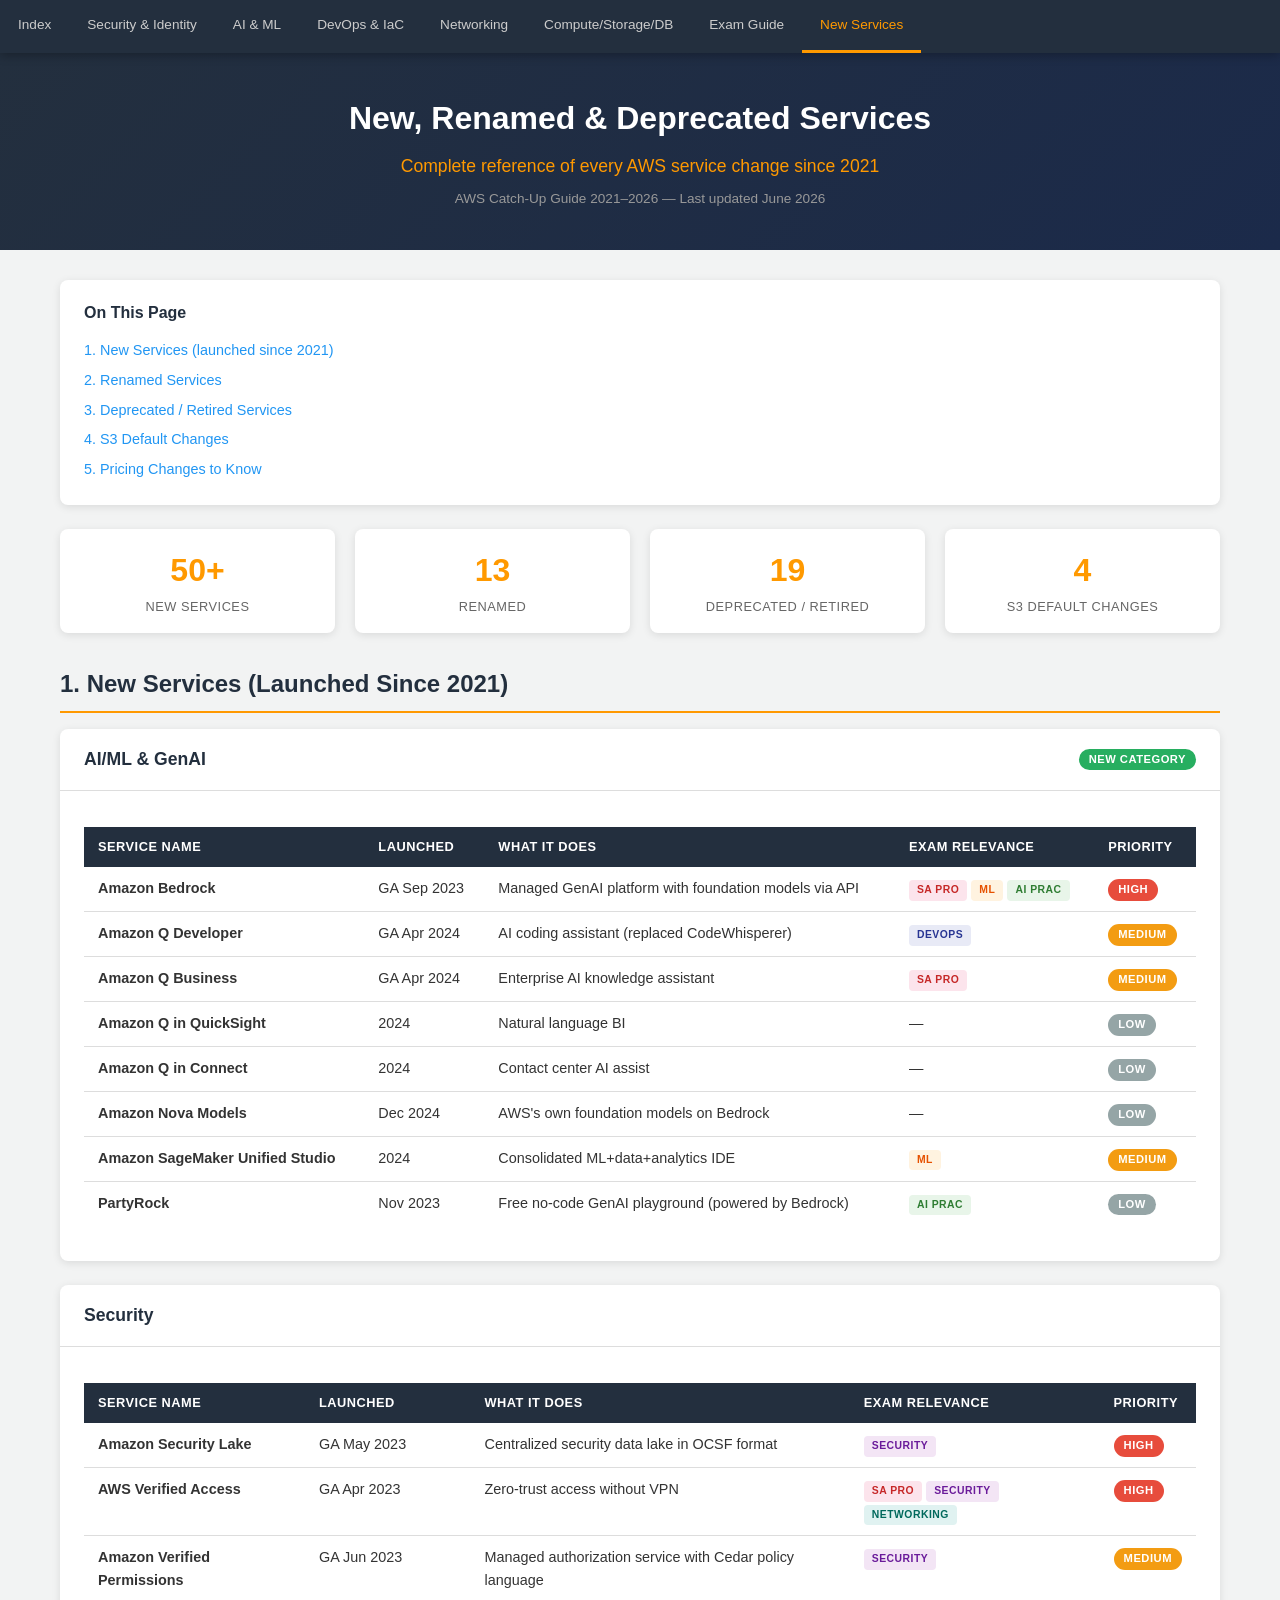
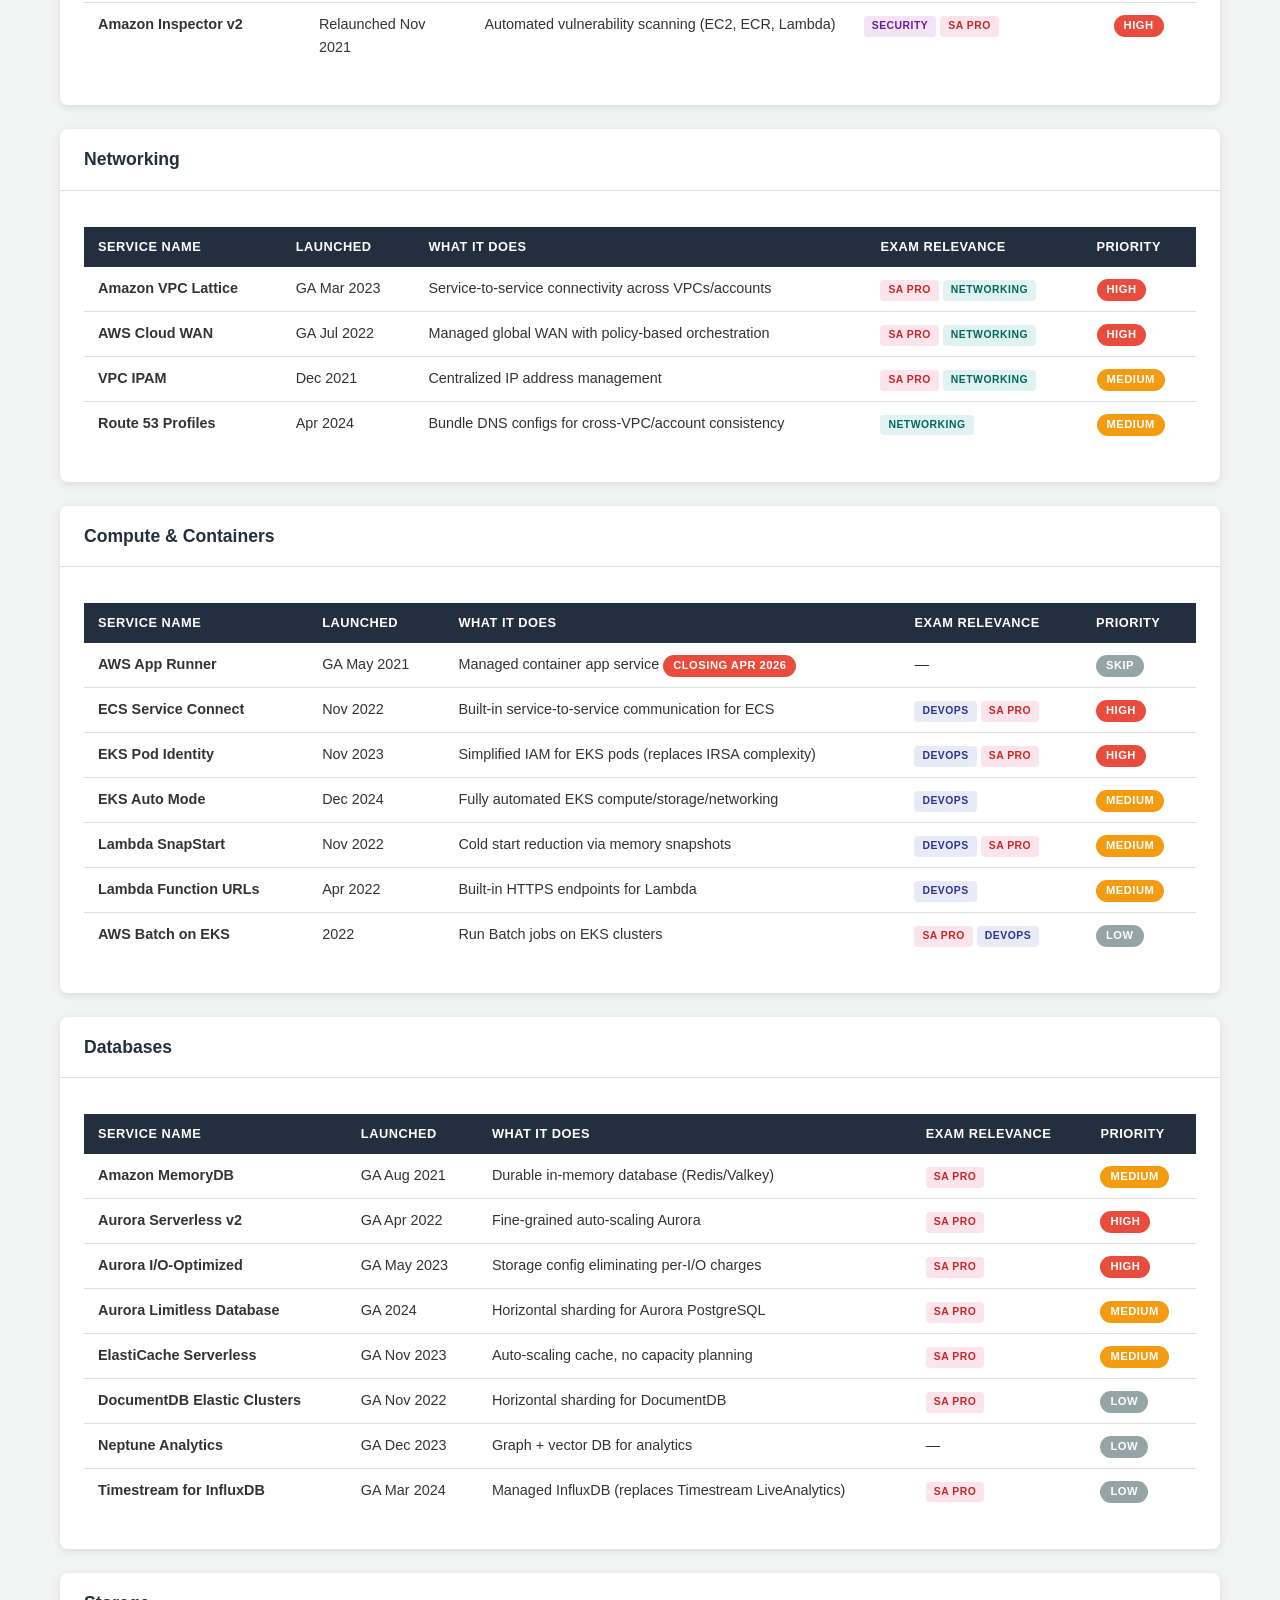
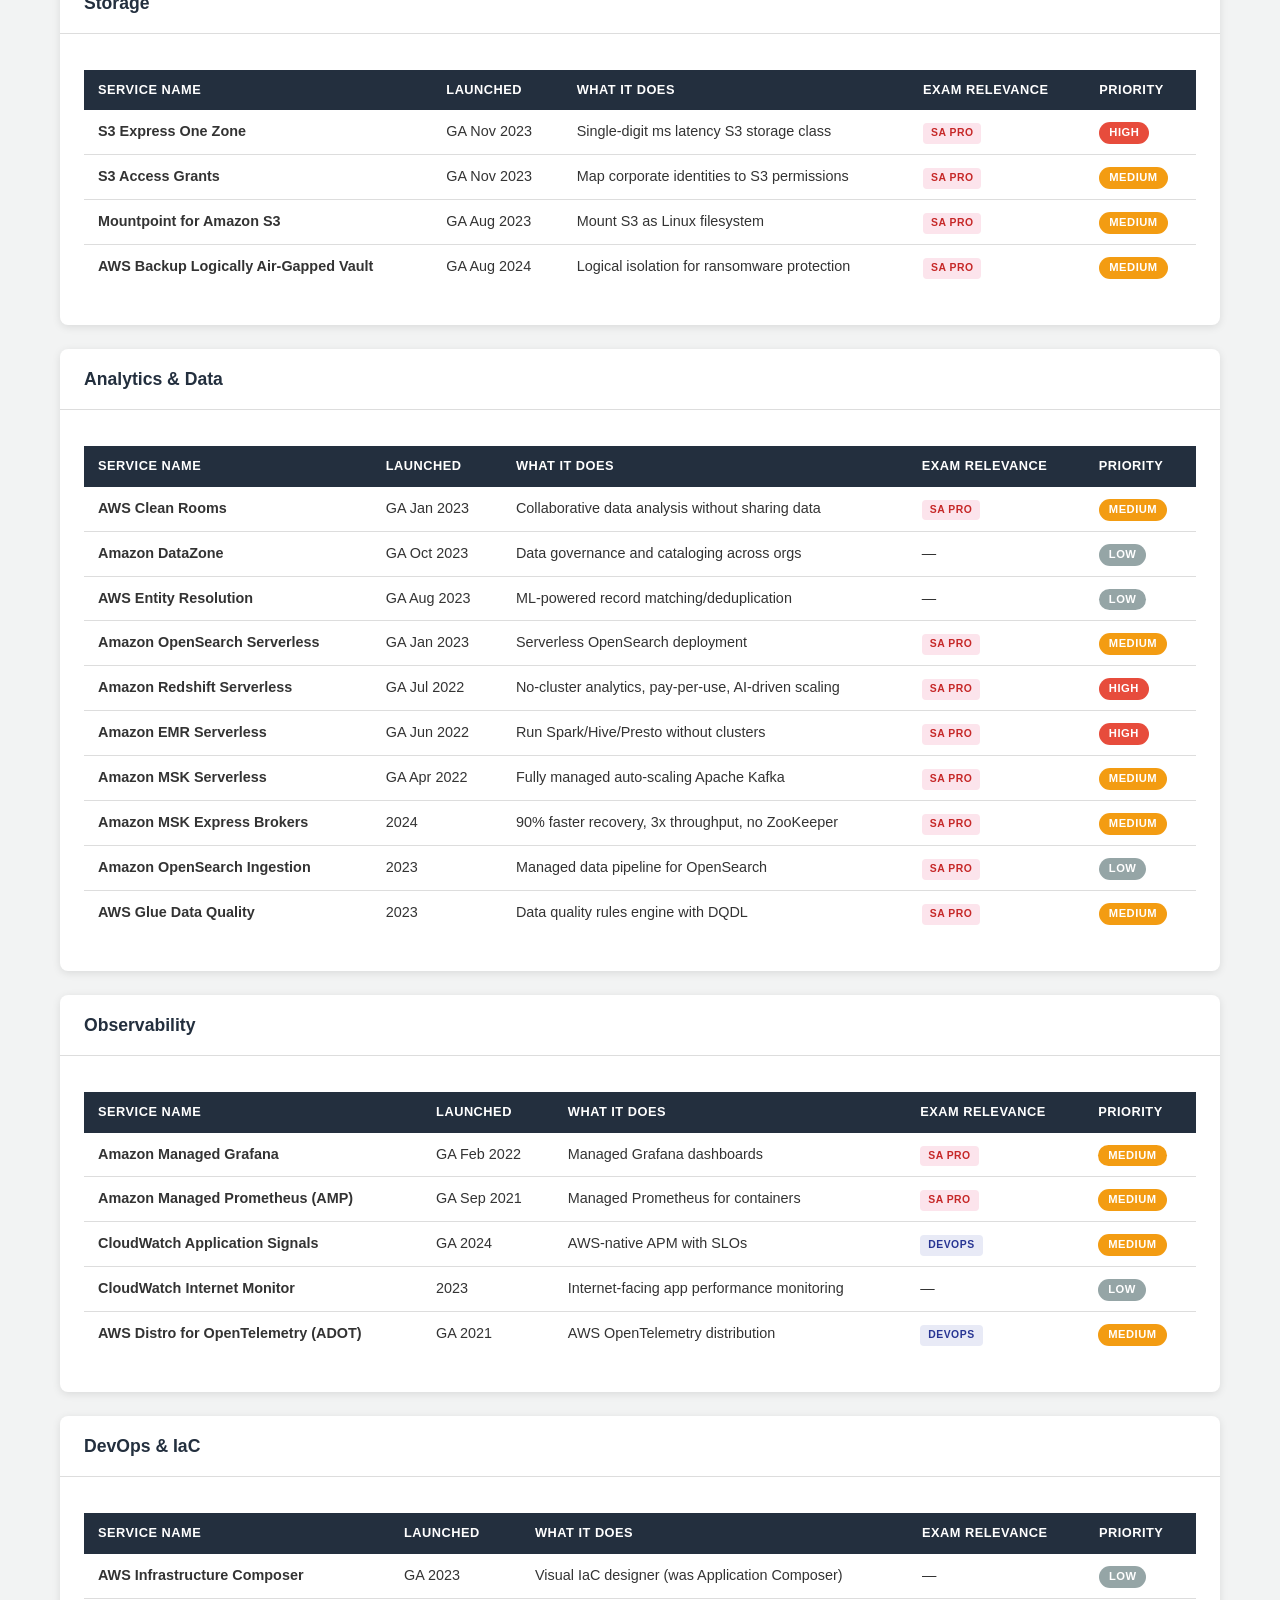
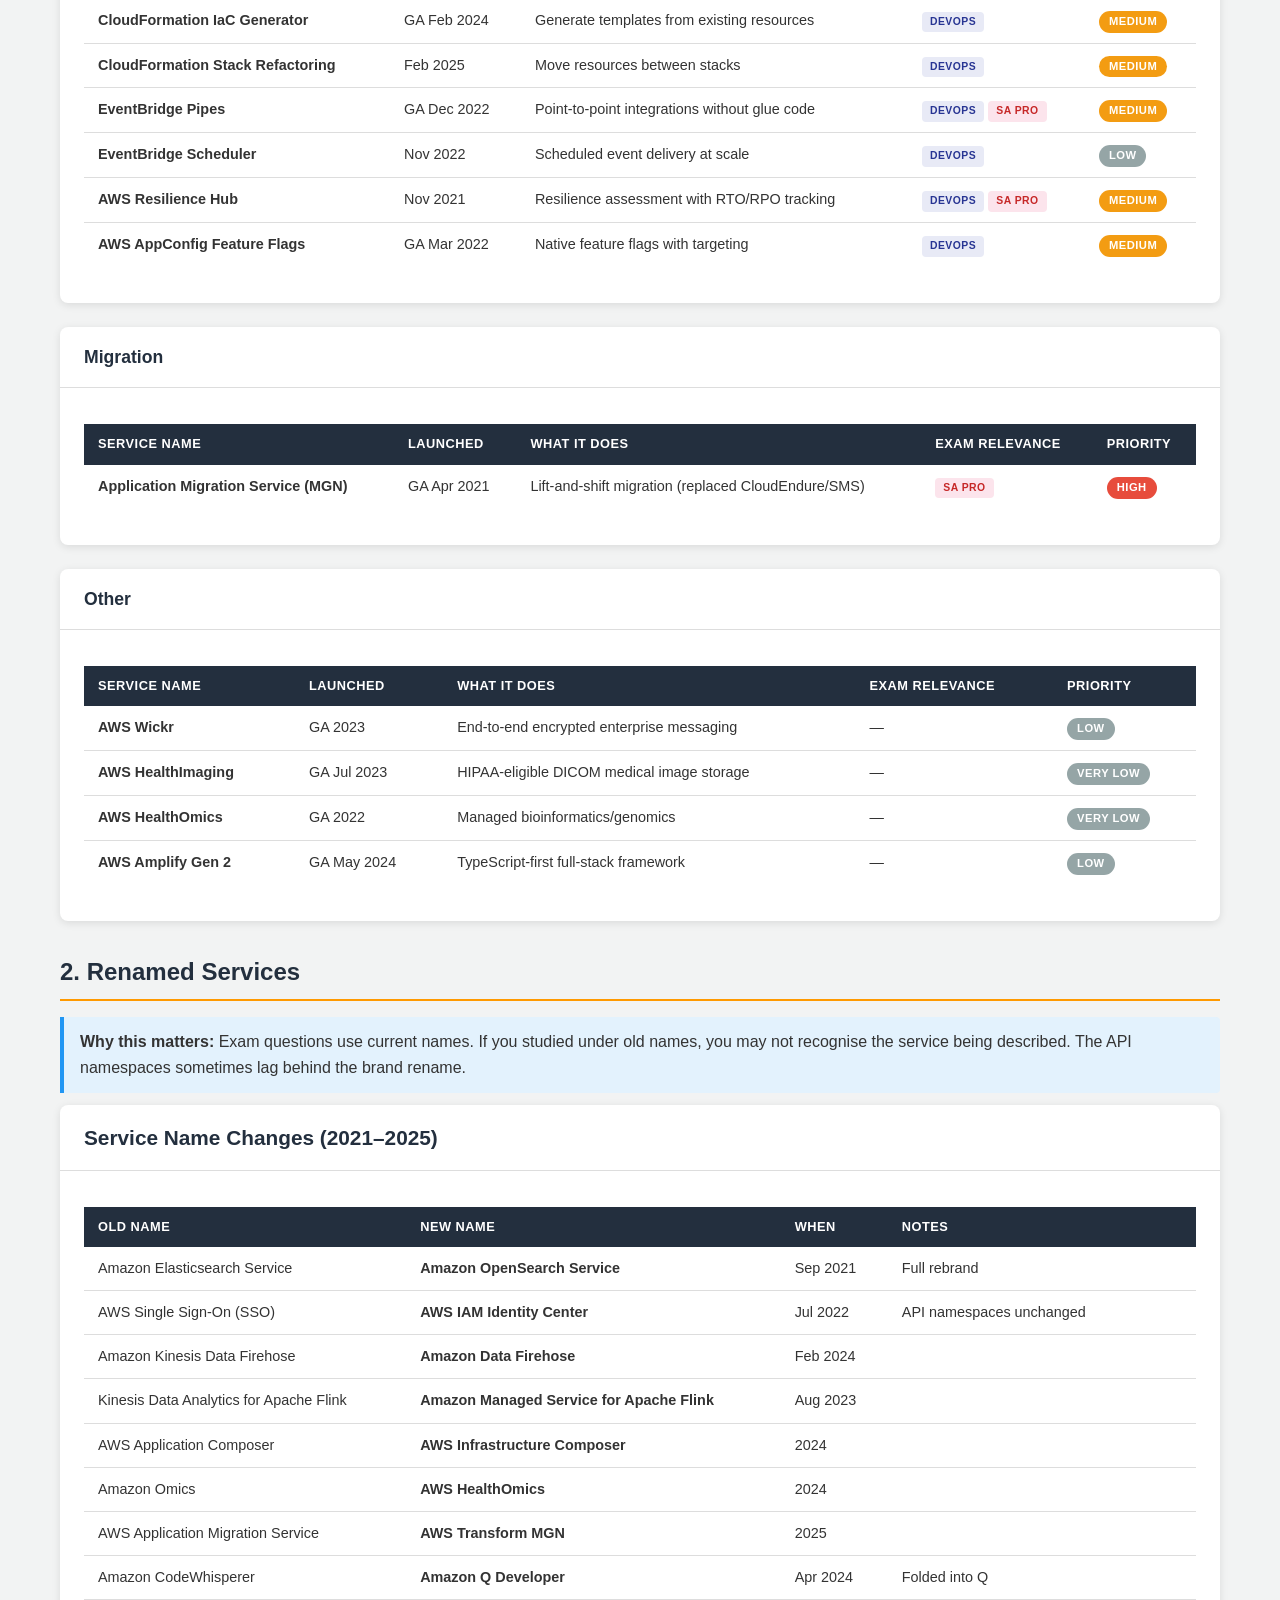
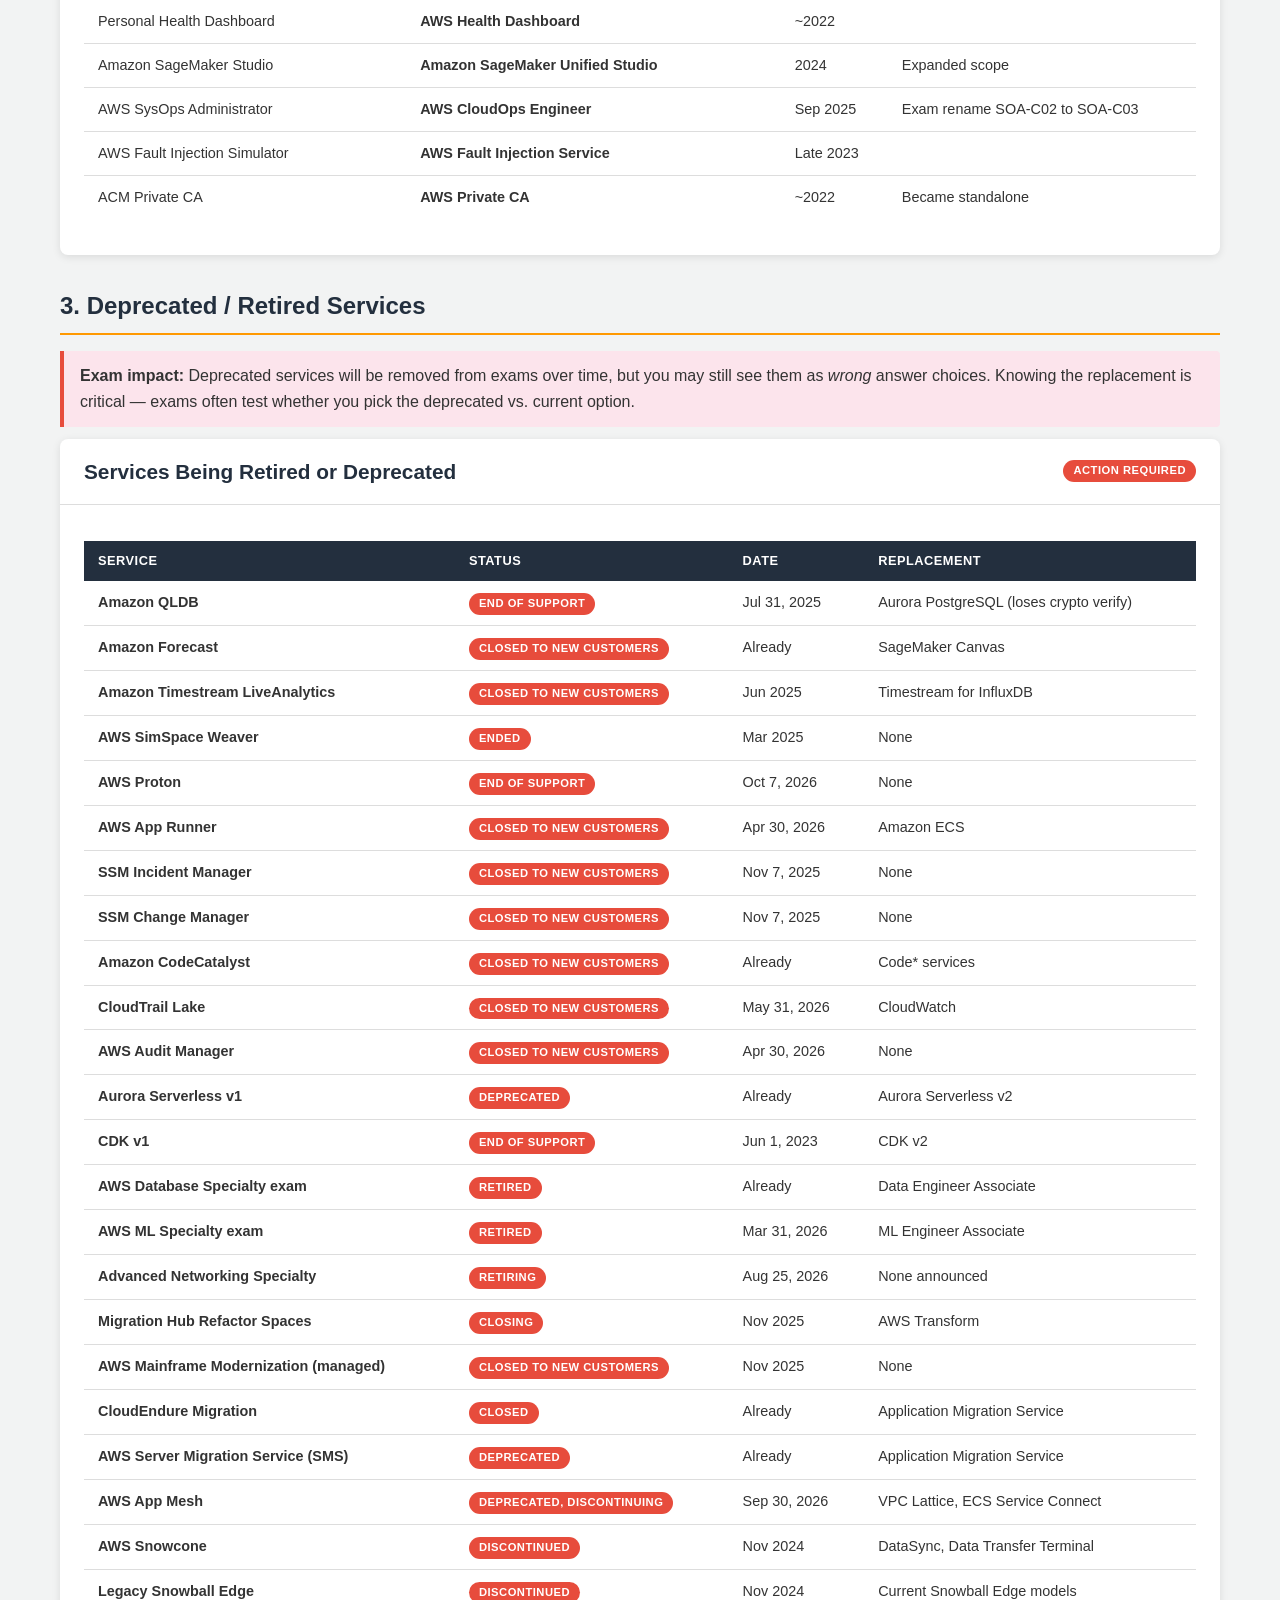
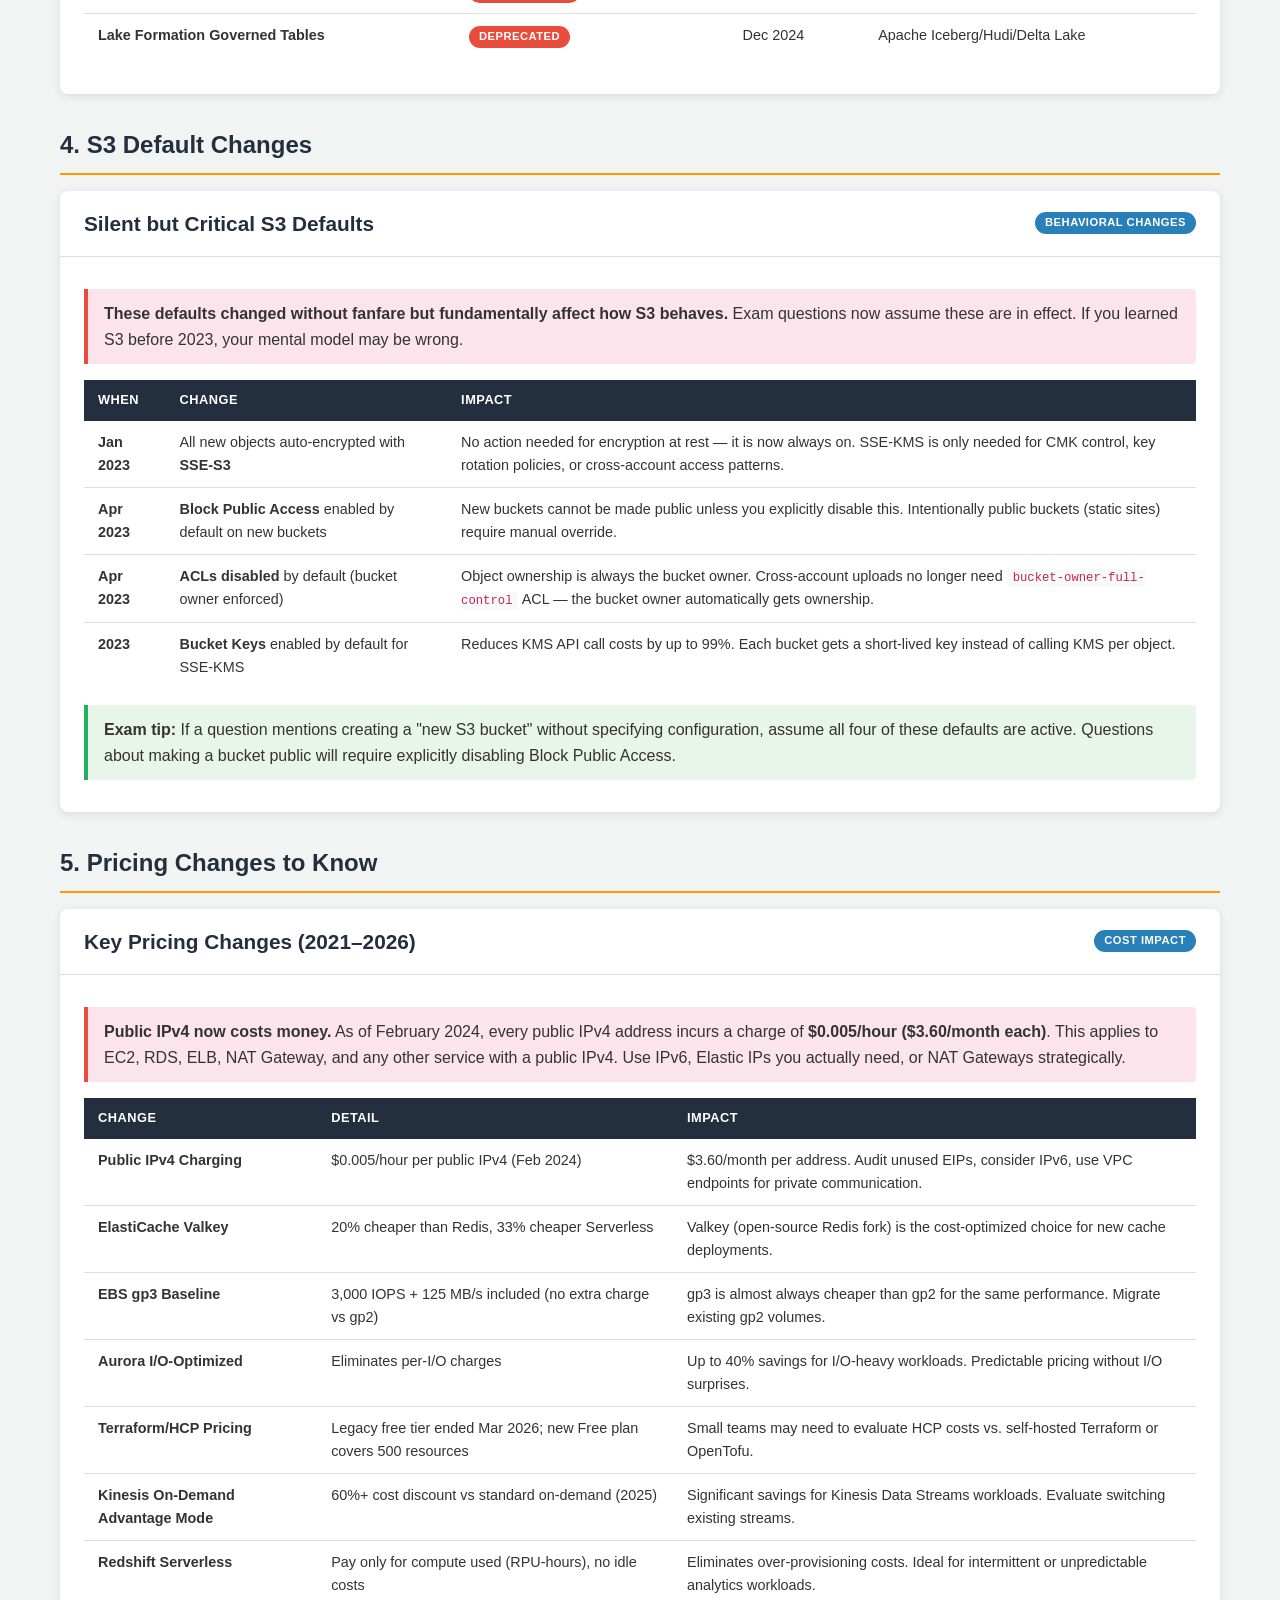
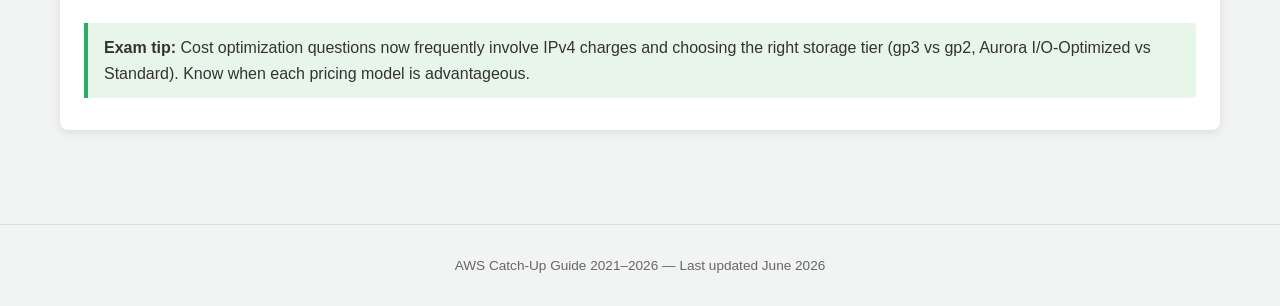
<file: aws-catchup/new-services.html>
<!DOCTYPE html>
<html lang="en">
<head>
    <meta charset="UTF-8">
    <meta name="viewport" content="width=device-width, initial-scale=1.0">
    <title>New, Renamed &amp; Deprecated Services - AWS Catch-Up Guide 2021-2026</title>
    <link rel="stylesheet" href="style.css">
</head>
<body>

    <!-- Top Navigation -->
    <nav class="top-nav">
        <div class="nav-inner">
            <a href="index.html">Index</a>
            <a href="security-identity.html">Security &amp; Identity</a>
            <a href="ai-ml.html">AI &amp; ML</a>
            <a href="devops-iac.html">DevOps &amp; IaC</a>
            <a href="networking.html">Networking</a>
            <a href="compute-storage-db.html">Compute/Storage/DB</a>
            <a href="exam-guide.html">Exam Guide</a>
            <a href="new-services.html" class="active">New Services</a>
        </div>
    </nav>

    <!-- Page Header -->
    <header class="page-header">
        <h1><strong>New, Renamed &amp; Deprecated Services</strong></h1>
        <p class="subtitle">Complete reference of every AWS service change since 2021</p>
        <p class="meta">AWS Catch-Up Guide 2021&ndash;2026 &mdash; Last updated June 2026</p>
    </header>

    <main class="content">

        <!-- Table of Contents -->
        <div class="toc">
            <h3>On This Page</h3>
            <ul>
                <li><a href="#new-services">1. New Services (launched since 2021)</a></li>
                <li><a href="#renamed-services">2. Renamed Services</a></li>
                <li><a href="#deprecated-services">3. Deprecated / Retired Services</a></li>
                <li><a href="#s3-defaults">4. S3 Default Changes</a></li>
                <li><a href="#pricing-changes">5. Pricing Changes to Know</a></li>
            </ul>
        </div>

        <!-- Stats Bar -->
        <section class="stats-bar">
            <div class="stat-item">
                <div class="number">50+</div>
                <div class="label">New Services</div>
            </div>
            <div class="stat-item">
                <div class="number">13</div>
                <div class="label">Renamed</div>
            </div>
            <div class="stat-item">
                <div class="number">19</div>
                <div class="label">Deprecated / Retired</div>
            </div>
            <div class="stat-item">
                <div class="number">4</div>
                <div class="label">S3 Default Changes</div>
            </div>
        </section>

        <!-- ============================================================ -->
        <!-- SECTION 1: NEW SERVICES -->
        <!-- ============================================================ -->
        <h2 class="section-title" id="new-services">1. New Services (Launched Since 2021)</h2>

        <!-- AI/ML & GenAI -->
        <div class="card">
            <div class="card-header">
                <h3>AI/ML &amp; GenAI</h3>
                <span class="badge badge-new">New Category</span>
            </div>
            <div class="card-body">
                <table>
                    <thead>
                        <tr>
                            <th>Service Name</th>
                            <th>Launched</th>
                            <th>What It Does</th>
                            <th>Exam Relevance</th>
                            <th>Priority</th>
                        </tr>
                    </thead>
                    <tbody>
                        <tr>
                            <td><strong>Amazon Bedrock</strong></td>
                            <td>GA Sep 2023</td>
                            <td>Managed GenAI platform with foundation models via API</td>
                            <td>
                                <span class="badge badge-exam badge-sa-pro">SA Pro</span>
                                <span class="badge badge-exam badge-ml">ML</span>
                                <span class="badge badge-exam badge-ai-prac">AI Prac</span>
                            </td>
                            <td><span class="badge badge-high">HIGH</span></td>
                        </tr>
                        <tr>
                            <td><strong>Amazon Q Developer</strong></td>
                            <td>GA Apr 2024</td>
                            <td>AI coding assistant (replaced CodeWhisperer)</td>
                            <td><span class="badge badge-exam badge-devops">DevOps</span></td>
                            <td><span class="badge badge-medium">MEDIUM</span></td>
                        </tr>
                        <tr>
                            <td><strong>Amazon Q Business</strong></td>
                            <td>GA Apr 2024</td>
                            <td>Enterprise AI knowledge assistant</td>
                            <td><span class="badge badge-exam badge-sa-pro">SA Pro</span></td>
                            <td><span class="badge badge-medium">MEDIUM</span></td>
                        </tr>
                        <tr>
                            <td><strong>Amazon Q in QuickSight</strong></td>
                            <td>2024</td>
                            <td>Natural language BI</td>
                            <td>&mdash;</td>
                            <td><span class="badge badge-low">LOW</span></td>
                        </tr>
                        <tr>
                            <td><strong>Amazon Q in Connect</strong></td>
                            <td>2024</td>
                            <td>Contact center AI assist</td>
                            <td>&mdash;</td>
                            <td><span class="badge badge-low">LOW</span></td>
                        </tr>
                        <tr>
                            <td><strong>Amazon Nova Models</strong></td>
                            <td>Dec 2024</td>
                            <td>AWS's own foundation models on Bedrock</td>
                            <td>&mdash;</td>
                            <td><span class="badge badge-low">LOW</span></td>
                        </tr>
                        <tr>
                            <td><strong>Amazon SageMaker Unified Studio</strong></td>
                            <td>2024</td>
                            <td>Consolidated ML+data+analytics IDE</td>
                            <td><span class="badge badge-exam badge-ml">ML</span></td>
                            <td><span class="badge badge-medium">MEDIUM</span></td>
                        </tr>
                        <tr>
                            <td><strong>PartyRock</strong></td>
                            <td>Nov 2023</td>
                            <td>Free no-code GenAI playground (powered by Bedrock)</td>
                            <td><span class="badge badge-exam badge-ai-prac">AI Prac</span></td>
                            <td><span class="badge badge-low">LOW</span></td>
                        </tr>
                    </tbody>
                </table>
            </div>
        </div>

        <!-- Security -->
        <div class="card">
            <div class="card-header">
                <h3>Security</h3>
            </div>
            <div class="card-body">
                <table>
                    <thead>
                        <tr>
                            <th>Service Name</th>
                            <th>Launched</th>
                            <th>What It Does</th>
                            <th>Exam Relevance</th>
                            <th>Priority</th>
                        </tr>
                    </thead>
                    <tbody>
                        <tr>
                            <td><strong>Amazon Security Lake</strong></td>
                            <td>GA May 2023</td>
                            <td>Centralized security data lake in OCSF format</td>
                            <td><span class="badge badge-exam badge-security">Security</span></td>
                            <td><span class="badge badge-high">HIGH</span></td>
                        </tr>
                        <tr>
                            <td><strong>AWS Verified Access</strong></td>
                            <td>GA Apr 2023</td>
                            <td>Zero-trust access without VPN</td>
                            <td>
                                <span class="badge badge-exam badge-sa-pro">SA Pro</span>
                                <span class="badge badge-exam badge-security">Security</span>
                                <span class="badge badge-exam badge-networking">Networking</span>
                            </td>
                            <td><span class="badge badge-high">HIGH</span></td>
                        </tr>
                        <tr>
                            <td><strong>Amazon Verified Permissions</strong></td>
                            <td>GA Jun 2023</td>
                            <td>Managed authorization service with Cedar policy language</td>
                            <td><span class="badge badge-exam badge-security">Security</span></td>
                            <td><span class="badge badge-medium">MEDIUM</span></td>
                        </tr>
                        <tr>
                            <td><strong>Amazon Inspector v2</strong></td>
                            <td>Relaunched Nov 2021</td>
                            <td>Automated vulnerability scanning (EC2, ECR, Lambda)</td>
                            <td>
                                <span class="badge badge-exam badge-security">Security</span>
                                <span class="badge badge-exam badge-sa-pro">SA Pro</span>
                            </td>
                            <td><span class="badge badge-high">HIGH</span></td>
                        </tr>
                    </tbody>
                </table>
            </div>
        </div>

        <!-- Networking -->
        <div class="card">
            <div class="card-header">
                <h3>Networking</h3>
            </div>
            <div class="card-body">
                <table>
                    <thead>
                        <tr>
                            <th>Service Name</th>
                            <th>Launched</th>
                            <th>What It Does</th>
                            <th>Exam Relevance</th>
                            <th>Priority</th>
                        </tr>
                    </thead>
                    <tbody>
                        <tr>
                            <td><strong>Amazon VPC Lattice</strong></td>
                            <td>GA Mar 2023</td>
                            <td>Service-to-service connectivity across VPCs/accounts</td>
                            <td>
                                <span class="badge badge-exam badge-sa-pro">SA Pro</span>
                                <span class="badge badge-exam badge-networking">Networking</span>
                            </td>
                            <td><span class="badge badge-high">HIGH</span></td>
                        </tr>
                        <tr>
                            <td><strong>AWS Cloud WAN</strong></td>
                            <td>GA Jul 2022</td>
                            <td>Managed global WAN with policy-based orchestration</td>
                            <td>
                                <span class="badge badge-exam badge-sa-pro">SA Pro</span>
                                <span class="badge badge-exam badge-networking">Networking</span>
                            </td>
                            <td><span class="badge badge-high">HIGH</span></td>
                        </tr>
                        <tr>
                            <td><strong>VPC IPAM</strong></td>
                            <td>Dec 2021</td>
                            <td>Centralized IP address management</td>
                            <td>
                                <span class="badge badge-exam badge-sa-pro">SA Pro</span>
                                <span class="badge badge-exam badge-networking">Networking</span>
                            </td>
                            <td><span class="badge badge-medium">MEDIUM</span></td>
                        </tr>
                        <tr>
                            <td><strong>Route 53 Profiles</strong></td>
                            <td>Apr 2024</td>
                            <td>Bundle DNS configs for cross-VPC/account consistency</td>
                            <td><span class="badge badge-exam badge-networking">Networking</span></td>
                            <td><span class="badge badge-medium">MEDIUM</span></td>
                        </tr>
                    </tbody>
                </table>
            </div>
        </div>

        <!-- Compute & Containers -->
        <div class="card">
            <div class="card-header">
                <h3>Compute &amp; Containers</h3>
            </div>
            <div class="card-body">
                <table>
                    <thead>
                        <tr>
                            <th>Service Name</th>
                            <th>Launched</th>
                            <th>What It Does</th>
                            <th>Exam Relevance</th>
                            <th>Priority</th>
                        </tr>
                    </thead>
                    <tbody>
                        <tr>
                            <td><strong>AWS App Runner</strong></td>
                            <td>GA May 2021</td>
                            <td>Managed container app service <span class="badge badge-deprecated">CLOSING APR 2026</span></td>
                            <td>&mdash;</td>
                            <td><span class="badge badge-low">SKIP</span></td>
                        </tr>
                        <tr>
                            <td><strong>ECS Service Connect</strong></td>
                            <td>Nov 2022</td>
                            <td>Built-in service-to-service communication for ECS</td>
                            <td>
                                <span class="badge badge-exam badge-devops">DevOps</span>
                                <span class="badge badge-exam badge-sa-pro">SA Pro</span>
                            </td>
                            <td><span class="badge badge-high">HIGH</span></td>
                        </tr>
                        <tr>
                            <td><strong>EKS Pod Identity</strong></td>
                            <td>Nov 2023</td>
                            <td>Simplified IAM for EKS pods (replaces IRSA complexity)</td>
                            <td>
                                <span class="badge badge-exam badge-devops">DevOps</span>
                                <span class="badge badge-exam badge-sa-pro">SA Pro</span>
                            </td>
                            <td><span class="badge badge-high">HIGH</span></td>
                        </tr>
                        <tr>
                            <td><strong>EKS Auto Mode</strong></td>
                            <td>Dec 2024</td>
                            <td>Fully automated EKS compute/storage/networking</td>
                            <td><span class="badge badge-exam badge-devops">DevOps</span></td>
                            <td><span class="badge badge-medium">MEDIUM</span></td>
                        </tr>
                        <tr>
                            <td><strong>Lambda SnapStart</strong></td>
                            <td>Nov 2022</td>
                            <td>Cold start reduction via memory snapshots</td>
                            <td>
                                <span class="badge badge-exam badge-devops">DevOps</span>
                                <span class="badge badge-exam badge-sa-pro">SA Pro</span>
                            </td>
                            <td><span class="badge badge-medium">MEDIUM</span></td>
                        </tr>
                        <tr>
                            <td><strong>Lambda Function URLs</strong></td>
                            <td>Apr 2022</td>
                            <td>Built-in HTTPS endpoints for Lambda</td>
                            <td><span class="badge badge-exam badge-devops">DevOps</span></td>
                            <td><span class="badge badge-medium">MEDIUM</span></td>
                        </tr>
                        <tr>
                            <td><strong>AWS Batch on EKS</strong></td>
                            <td>2022</td>
                            <td>Run Batch jobs on EKS clusters</td>
                            <td>
                                <span class="badge badge-exam badge-sa-pro">SA Pro</span>
                                <span class="badge badge-exam badge-devops">DevOps</span>
                            </td>
                            <td><span class="badge badge-low">LOW</span></td>
                        </tr>
                    </tbody>
                </table>
            </div>
        </div>

        <!-- Databases -->
        <div class="card">
            <div class="card-header">
                <h3>Databases</h3>
            </div>
            <div class="card-body">
                <table>
                    <thead>
                        <tr>
                            <th>Service Name</th>
                            <th>Launched</th>
                            <th>What It Does</th>
                            <th>Exam Relevance</th>
                            <th>Priority</th>
                        </tr>
                    </thead>
                    <tbody>
                        <tr>
                            <td><strong>Amazon MemoryDB</strong></td>
                            <td>GA Aug 2021</td>
                            <td>Durable in-memory database (Redis/Valkey)</td>
                            <td><span class="badge badge-exam badge-sa-pro">SA Pro</span></td>
                            <td><span class="badge badge-medium">MEDIUM</span></td>
                        </tr>
                        <tr>
                            <td><strong>Aurora Serverless v2</strong></td>
                            <td>GA Apr 2022</td>
                            <td>Fine-grained auto-scaling Aurora</td>
                            <td><span class="badge badge-exam badge-sa-pro">SA Pro</span></td>
                            <td><span class="badge badge-high">HIGH</span></td>
                        </tr>
                        <tr>
                            <td><strong>Aurora I/O-Optimized</strong></td>
                            <td>GA May 2023</td>
                            <td>Storage config eliminating per-I/O charges</td>
                            <td><span class="badge badge-exam badge-sa-pro">SA Pro</span></td>
                            <td><span class="badge badge-high">HIGH</span></td>
                        </tr>
                        <tr>
                            <td><strong>Aurora Limitless Database</strong></td>
                            <td>GA 2024</td>
                            <td>Horizontal sharding for Aurora PostgreSQL</td>
                            <td><span class="badge badge-exam badge-sa-pro">SA Pro</span></td>
                            <td><span class="badge badge-medium">MEDIUM</span></td>
                        </tr>
                        <tr>
                            <td><strong>ElastiCache Serverless</strong></td>
                            <td>GA Nov 2023</td>
                            <td>Auto-scaling cache, no capacity planning</td>
                            <td><span class="badge badge-exam badge-sa-pro">SA Pro</span></td>
                            <td><span class="badge badge-medium">MEDIUM</span></td>
                        </tr>
                        <tr>
                            <td><strong>DocumentDB Elastic Clusters</strong></td>
                            <td>GA Nov 2022</td>
                            <td>Horizontal sharding for DocumentDB</td>
                            <td><span class="badge badge-exam badge-sa-pro">SA Pro</span></td>
                            <td><span class="badge badge-low">LOW</span></td>
                        </tr>
                        <tr>
                            <td><strong>Neptune Analytics</strong></td>
                            <td>GA Dec 2023</td>
                            <td>Graph + vector DB for analytics</td>
                            <td>&mdash;</td>
                            <td><span class="badge badge-low">LOW</span></td>
                        </tr>
                        <tr>
                            <td><strong>Timestream for InfluxDB</strong></td>
                            <td>GA Mar 2024</td>
                            <td>Managed InfluxDB (replaces Timestream LiveAnalytics)</td>
                            <td><span class="badge badge-exam badge-sa-pro">SA Pro</span></td>
                            <td><span class="badge badge-low">LOW</span></td>
                        </tr>
                    </tbody>
                </table>
            </div>
        </div>

        <!-- Storage -->
        <div class="card">
            <div class="card-header">
                <h3>Storage</h3>
            </div>
            <div class="card-body">
                <table>
                    <thead>
                        <tr>
                            <th>Service Name</th>
                            <th>Launched</th>
                            <th>What It Does</th>
                            <th>Exam Relevance</th>
                            <th>Priority</th>
                        </tr>
                    </thead>
                    <tbody>
                        <tr>
                            <td><strong>S3 Express One Zone</strong></td>
                            <td>GA Nov 2023</td>
                            <td>Single-digit ms latency S3 storage class</td>
                            <td><span class="badge badge-exam badge-sa-pro">SA Pro</span></td>
                            <td><span class="badge badge-high">HIGH</span></td>
                        </tr>
                        <tr>
                            <td><strong>S3 Access Grants</strong></td>
                            <td>GA Nov 2023</td>
                            <td>Map corporate identities to S3 permissions</td>
                            <td><span class="badge badge-exam badge-sa-pro">SA Pro</span></td>
                            <td><span class="badge badge-medium">MEDIUM</span></td>
                        </tr>
                        <tr>
                            <td><strong>Mountpoint for Amazon S3</strong></td>
                            <td>GA Aug 2023</td>
                            <td>Mount S3 as Linux filesystem</td>
                            <td><span class="badge badge-exam badge-sa-pro">SA Pro</span></td>
                            <td><span class="badge badge-medium">MEDIUM</span></td>
                        </tr>
                        <tr>
                            <td><strong>AWS Backup Logically Air-Gapped Vault</strong></td>
                            <td>GA Aug 2024</td>
                            <td>Logical isolation for ransomware protection</td>
                            <td><span class="badge badge-exam badge-sa-pro">SA Pro</span></td>
                            <td><span class="badge badge-medium">MEDIUM</span></td>
                        </tr>
                    </tbody>
                </table>
            </div>
        </div>

        <!-- Analytics & Data -->
        <div class="card">
            <div class="card-header">
                <h3>Analytics &amp; Data</h3>
            </div>
            <div class="card-body">
                <table>
                    <thead>
                        <tr>
                            <th>Service Name</th>
                            <th>Launched</th>
                            <th>What It Does</th>
                            <th>Exam Relevance</th>
                            <th>Priority</th>
                        </tr>
                    </thead>
                    <tbody>
                        <tr>
                            <td><strong>AWS Clean Rooms</strong></td>
                            <td>GA Jan 2023</td>
                            <td>Collaborative data analysis without sharing data</td>
                            <td><span class="badge badge-exam badge-sa-pro">SA Pro</span></td>
                            <td><span class="badge badge-medium">MEDIUM</span></td>
                        </tr>
                        <tr>
                            <td><strong>Amazon DataZone</strong></td>
                            <td>GA Oct 2023</td>
                            <td>Data governance and cataloging across orgs</td>
                            <td>&mdash;</td>
                            <td><span class="badge badge-low">LOW</span></td>
                        </tr>
                        <tr>
                            <td><strong>AWS Entity Resolution</strong></td>
                            <td>GA Aug 2023</td>
                            <td>ML-powered record matching/deduplication</td>
                            <td>&mdash;</td>
                            <td><span class="badge badge-low">LOW</span></td>
                        </tr>
                        <tr>
                            <td><strong>Amazon OpenSearch Serverless</strong></td>
                            <td>GA Jan 2023</td>
                            <td>Serverless OpenSearch deployment</td>
                            <td><span class="badge badge-exam badge-sa-pro">SA Pro</span></td>
                            <td><span class="badge badge-medium">MEDIUM</span></td>
                        </tr>
                        <tr>
                            <td><strong>Amazon Redshift Serverless</strong></td>
                            <td>GA Jul 2022</td>
                            <td>No-cluster analytics, pay-per-use, AI-driven scaling</td>
                            <td><span class="badge badge-exam badge-sa-pro">SA Pro</span></td>
                            <td><span class="badge badge-high">HIGH</span></td>
                        </tr>
                        <tr>
                            <td><strong>Amazon EMR Serverless</strong></td>
                            <td>GA Jun 2022</td>
                            <td>Run Spark/Hive/Presto without clusters</td>
                            <td><span class="badge badge-exam badge-sa-pro">SA Pro</span></td>
                            <td><span class="badge badge-high">HIGH</span></td>
                        </tr>
                        <tr>
                            <td><strong>Amazon MSK Serverless</strong></td>
                            <td>GA Apr 2022</td>
                            <td>Fully managed auto-scaling Apache Kafka</td>
                            <td><span class="badge badge-exam badge-sa-pro">SA Pro</span></td>
                            <td><span class="badge badge-medium">MEDIUM</span></td>
                        </tr>
                        <tr>
                            <td><strong>Amazon MSK Express Brokers</strong></td>
                            <td>2024</td>
                            <td>90% faster recovery, 3x throughput, no ZooKeeper</td>
                            <td><span class="badge badge-exam badge-sa-pro">SA Pro</span></td>
                            <td><span class="badge badge-medium">MEDIUM</span></td>
                        </tr>
                        <tr>
                            <td><strong>Amazon OpenSearch Ingestion</strong></td>
                            <td>2023</td>
                            <td>Managed data pipeline for OpenSearch</td>
                            <td><span class="badge badge-exam badge-sa-pro">SA Pro</span></td>
                            <td><span class="badge badge-low">LOW</span></td>
                        </tr>
                        <tr>
                            <td><strong>AWS Glue Data Quality</strong></td>
                            <td>2023</td>
                            <td>Data quality rules engine with DQDL</td>
                            <td><span class="badge badge-exam badge-sa-pro">SA Pro</span></td>
                            <td><span class="badge badge-medium">MEDIUM</span></td>
                        </tr>
                    </tbody>
                </table>
            </div>
        </div>

        <!-- Observability -->
        <div class="card">
            <div class="card-header">
                <h3>Observability</h3>
            </div>
            <div class="card-body">
                <table>
                    <thead>
                        <tr>
                            <th>Service Name</th>
                            <th>Launched</th>
                            <th>What It Does</th>
                            <th>Exam Relevance</th>
                            <th>Priority</th>
                        </tr>
                    </thead>
                    <tbody>
                        <tr>
                            <td><strong>Amazon Managed Grafana</strong></td>
                            <td>GA Feb 2022</td>
                            <td>Managed Grafana dashboards</td>
                            <td><span class="badge badge-exam badge-sa-pro">SA Pro</span></td>
                            <td><span class="badge badge-medium">MEDIUM</span></td>
                        </tr>
                        <tr>
                            <td><strong>Amazon Managed Prometheus (AMP)</strong></td>
                            <td>GA Sep 2021</td>
                            <td>Managed Prometheus for containers</td>
                            <td><span class="badge badge-exam badge-sa-pro">SA Pro</span></td>
                            <td><span class="badge badge-medium">MEDIUM</span></td>
                        </tr>
                        <tr>
                            <td><strong>CloudWatch Application Signals</strong></td>
                            <td>GA 2024</td>
                            <td>AWS-native APM with SLOs</td>
                            <td><span class="badge badge-exam badge-devops">DevOps</span></td>
                            <td><span class="badge badge-medium">MEDIUM</span></td>
                        </tr>
                        <tr>
                            <td><strong>CloudWatch Internet Monitor</strong></td>
                            <td>2023</td>
                            <td>Internet-facing app performance monitoring</td>
                            <td>&mdash;</td>
                            <td><span class="badge badge-low">LOW</span></td>
                        </tr>
                        <tr>
                            <td><strong>AWS Distro for OpenTelemetry (ADOT)</strong></td>
                            <td>GA 2021</td>
                            <td>AWS OpenTelemetry distribution</td>
                            <td><span class="badge badge-exam badge-devops">DevOps</span></td>
                            <td><span class="badge badge-medium">MEDIUM</span></td>
                        </tr>
                    </tbody>
                </table>
            </div>
        </div>

        <!-- DevOps & IaC -->
        <div class="card">
            <div class="card-header">
                <h3>DevOps &amp; IaC</h3>
            </div>
            <div class="card-body">
                <table>
                    <thead>
                        <tr>
                            <th>Service Name</th>
                            <th>Launched</th>
                            <th>What It Does</th>
                            <th>Exam Relevance</th>
                            <th>Priority</th>
                        </tr>
                    </thead>
                    <tbody>
                        <tr>
                            <td><strong>AWS Infrastructure Composer</strong></td>
                            <td>GA 2023</td>
                            <td>Visual IaC designer (was Application Composer)</td>
                            <td>&mdash;</td>
                            <td><span class="badge badge-low">LOW</span></td>
                        </tr>
                        <tr>
                            <td><strong>CloudFormation IaC Generator</strong></td>
                            <td>GA Feb 2024</td>
                            <td>Generate templates from existing resources</td>
                            <td><span class="badge badge-exam badge-devops">DevOps</span></td>
                            <td><span class="badge badge-medium">MEDIUM</span></td>
                        </tr>
                        <tr>
                            <td><strong>CloudFormation Stack Refactoring</strong></td>
                            <td>Feb 2025</td>
                            <td>Move resources between stacks</td>
                            <td><span class="badge badge-exam badge-devops">DevOps</span></td>
                            <td><span class="badge badge-medium">MEDIUM</span></td>
                        </tr>
                        <tr>
                            <td><strong>EventBridge Pipes</strong></td>
                            <td>GA Dec 2022</td>
                            <td>Point-to-point integrations without glue code</td>
                            <td>
                                <span class="badge badge-exam badge-devops">DevOps</span>
                                <span class="badge badge-exam badge-sa-pro">SA Pro</span>
                            </td>
                            <td><span class="badge badge-medium">MEDIUM</span></td>
                        </tr>
                        <tr>
                            <td><strong>EventBridge Scheduler</strong></td>
                            <td>Nov 2022</td>
                            <td>Scheduled event delivery at scale</td>
                            <td><span class="badge badge-exam badge-devops">DevOps</span></td>
                            <td><span class="badge badge-low">LOW</span></td>
                        </tr>
                        <tr>
                            <td><strong>AWS Resilience Hub</strong></td>
                            <td>Nov 2021</td>
                            <td>Resilience assessment with RTO/RPO tracking</td>
                            <td>
                                <span class="badge badge-exam badge-devops">DevOps</span>
                                <span class="badge badge-exam badge-sa-pro">SA Pro</span>
                            </td>
                            <td><span class="badge badge-medium">MEDIUM</span></td>
                        </tr>
                        <tr>
                            <td><strong>AWS AppConfig Feature Flags</strong></td>
                            <td>GA Mar 2022</td>
                            <td>Native feature flags with targeting</td>
                            <td><span class="badge badge-exam badge-devops">DevOps</span></td>
                            <td><span class="badge badge-medium">MEDIUM</span></td>
                        </tr>
                    </tbody>
                </table>
            </div>
        </div>

        <!-- Migration -->
        <div class="card">
            <div class="card-header">
                <h3>Migration</h3>
            </div>
            <div class="card-body">
                <table>
                    <thead>
                        <tr>
                            <th>Service Name</th>
                            <th>Launched</th>
                            <th>What It Does</th>
                            <th>Exam Relevance</th>
                            <th>Priority</th>
                        </tr>
                    </thead>
                    <tbody>
                        <tr>
                            <td><strong>Application Migration Service (MGN)</strong></td>
                            <td>GA Apr 2021</td>
                            <td>Lift-and-shift migration (replaced CloudEndure/SMS)</td>
                            <td><span class="badge badge-exam badge-sa-pro">SA Pro</span></td>
                            <td><span class="badge badge-high">HIGH</span></td>
                        </tr>
                    </tbody>
                </table>
            </div>
        </div>

        <!-- Other -->
        <div class="card">
            <div class="card-header">
                <h3>Other</h3>
            </div>
            <div class="card-body">
                <table>
                    <thead>
                        <tr>
                            <th>Service Name</th>
                            <th>Launched</th>
                            <th>What It Does</th>
                            <th>Exam Relevance</th>
                            <th>Priority</th>
                        </tr>
                    </thead>
                    <tbody>
                        <tr>
                            <td><strong>AWS Wickr</strong></td>
                            <td>GA 2023</td>
                            <td>End-to-end encrypted enterprise messaging</td>
                            <td>&mdash;</td>
                            <td><span class="badge badge-low">LOW</span></td>
                        </tr>
                        <tr>
                            <td><strong>AWS HealthImaging</strong></td>
                            <td>GA Jul 2023</td>
                            <td>HIPAA-eligible DICOM medical image storage</td>
                            <td>&mdash;</td>
                            <td><span class="badge badge-low">VERY LOW</span></td>
                        </tr>
                        <tr>
                            <td><strong>AWS HealthOmics</strong></td>
                            <td>GA 2022</td>
                            <td>Managed bioinformatics/genomics</td>
                            <td>&mdash;</td>
                            <td><span class="badge badge-low">VERY LOW</span></td>
                        </tr>
                        <tr>
                            <td><strong>AWS Amplify Gen 2</strong></td>
                            <td>GA May 2024</td>
                            <td>TypeScript-first full-stack framework</td>
                            <td>&mdash;</td>
                            <td><span class="badge badge-low">LOW</span></td>
                        </tr>
                    </tbody>
                </table>
            </div>
        </div>

        <!-- ============================================================ -->
        <!-- SECTION 2: RENAMED SERVICES -->
        <!-- ============================================================ -->
        <h2 class="section-title" id="renamed-services">2. Renamed Services</h2>

        <div class="info">
            <strong>Why this matters:</strong> Exam questions use current names. If you studied under old names, you may not recognise the service being described. The API namespaces sometimes lag behind the brand rename.
        </div>

        <div class="card">
            <div class="card-header">
                <h2>Service Name Changes (2021&ndash;2025)</h2>
            </div>
            <div class="card-body">
                <table>
                    <thead>
                        <tr>
                            <th>Old Name</th>
                            <th>New Name</th>
                            <th>When</th>
                            <th>Notes</th>
                        </tr>
                    </thead>
                    <tbody>
                        <tr>
                            <td>Amazon Elasticsearch Service</td>
                            <td><strong>Amazon OpenSearch Service</strong></td>
                            <td>Sep 2021</td>
                            <td>Full rebrand</td>
                        </tr>
                        <tr>
                            <td>AWS Single Sign-On (SSO)</td>
                            <td><strong>AWS IAM Identity Center</strong></td>
                            <td>Jul 2022</td>
                            <td>API namespaces unchanged</td>
                        </tr>
                        <tr>
                            <td>Amazon Kinesis Data Firehose</td>
                            <td><strong>Amazon Data Firehose</strong></td>
                            <td>Feb 2024</td>
                            <td></td>
                        </tr>
                        <tr>
                            <td>Kinesis Data Analytics for Apache Flink</td>
                            <td><strong>Amazon Managed Service for Apache Flink</strong></td>
                            <td>Aug 2023</td>
                            <td></td>
                        </tr>
                        <tr>
                            <td>AWS Application Composer</td>
                            <td><strong>AWS Infrastructure Composer</strong></td>
                            <td>2024</td>
                            <td></td>
                        </tr>
                        <tr>
                            <td>Amazon Omics</td>
                            <td><strong>AWS HealthOmics</strong></td>
                            <td>2024</td>
                            <td></td>
                        </tr>
                        <tr>
                            <td>AWS Application Migration Service</td>
                            <td><strong>AWS Transform MGN</strong></td>
                            <td>2025</td>
                            <td></td>
                        </tr>
                        <tr>
                            <td>Amazon CodeWhisperer</td>
                            <td><strong>Amazon Q Developer</strong></td>
                            <td>Apr 2024</td>
                            <td>Folded into Q</td>
                        </tr>
                        <tr>
                            <td>Personal Health Dashboard</td>
                            <td><strong>AWS Health Dashboard</strong></td>
                            <td>~2022</td>
                            <td></td>
                        </tr>
                        <tr>
                            <td>Amazon SageMaker Studio</td>
                            <td><strong>Amazon SageMaker Unified Studio</strong></td>
                            <td>2024</td>
                            <td>Expanded scope</td>
                        </tr>
                        <tr>
                            <td>AWS SysOps Administrator</td>
                            <td><strong>AWS CloudOps Engineer</strong></td>
                            <td>Sep 2025</td>
                            <td>Exam rename SOA-C02 to SOA-C03</td>
                        </tr>
                        <tr>
                            <td>AWS Fault Injection Simulator</td>
                            <td><strong>AWS Fault Injection Service</strong></td>
                            <td>Late 2023</td>
                            <td></td>
                        </tr>
                        <tr>
                            <td>ACM Private CA</td>
                            <td><strong>AWS Private CA</strong></td>
                            <td>~2022</td>
                            <td>Became standalone</td>
                        </tr>
                    </tbody>
                </table>
            </div>
        </div>

        <!-- ============================================================ -->
        <!-- SECTION 3: DEPRECATED / RETIRED SERVICES -->
        <!-- ============================================================ -->
        <h2 class="section-title" id="deprecated-services">3. Deprecated / Retired Services</h2>

        <div class="warning">
            <strong>Exam impact:</strong> Deprecated services will be removed from exams over time, but you may still see them as <em>wrong</em> answer choices. Knowing the replacement is critical &mdash; exams often test whether you pick the deprecated vs. current option.
        </div>

        <div class="card">
            <div class="card-header">
                <h2>Services Being Retired or Deprecated</h2>
                <span class="badge badge-deprecated">Action Required</span>
            </div>
            <div class="card-body">
                <table>
                    <thead>
                        <tr>
                            <th>Service</th>
                            <th>Status</th>
                            <th>Date</th>
                            <th>Replacement</th>
                        </tr>
                    </thead>
                    <tbody>
                        <tr>
                            <td><strong>Amazon QLDB</strong></td>
                            <td><span class="badge badge-deprecated">End of Support</span></td>
                            <td>Jul 31, 2025</td>
                            <td>Aurora PostgreSQL (loses crypto verify)</td>
                        </tr>
                        <tr>
                            <td><strong>Amazon Forecast</strong></td>
                            <td><span class="badge badge-deprecated">Closed to New Customers</span></td>
                            <td>Already</td>
                            <td>SageMaker Canvas</td>
                        </tr>
                        <tr>
                            <td><strong>Amazon Timestream LiveAnalytics</strong></td>
                            <td><span class="badge badge-deprecated">Closed to New Customers</span></td>
                            <td>Jun 2025</td>
                            <td>Timestream for InfluxDB</td>
                        </tr>
                        <tr>
                            <td><strong>AWS SimSpace Weaver</strong></td>
                            <td><span class="badge badge-deprecated">Ended</span></td>
                            <td>Mar 2025</td>
                            <td>None</td>
                        </tr>
                        <tr>
                            <td><strong>AWS Proton</strong></td>
                            <td><span class="badge badge-deprecated">End of Support</span></td>
                            <td>Oct 7, 2026</td>
                            <td>None</td>
                        </tr>
                        <tr>
                            <td><strong>AWS App Runner</strong></td>
                            <td><span class="badge badge-deprecated">Closed to New Customers</span></td>
                            <td>Apr 30, 2026</td>
                            <td>Amazon ECS</td>
                        </tr>
                        <tr>
                            <td><strong>SSM Incident Manager</strong></td>
                            <td><span class="badge badge-deprecated">Closed to New Customers</span></td>
                            <td>Nov 7, 2025</td>
                            <td>None</td>
                        </tr>
                        <tr>
                            <td><strong>SSM Change Manager</strong></td>
                            <td><span class="badge badge-deprecated">Closed to New Customers</span></td>
                            <td>Nov 7, 2025</td>
                            <td>None</td>
                        </tr>
                        <tr>
                            <td><strong>Amazon CodeCatalyst</strong></td>
                            <td><span class="badge badge-deprecated">Closed to New Customers</span></td>
                            <td>Already</td>
                            <td>Code* services</td>
                        </tr>
                        <tr>
                            <td><strong>CloudTrail Lake</strong></td>
                            <td><span class="badge badge-deprecated">Closed to New Customers</span></td>
                            <td>May 31, 2026</td>
                            <td>CloudWatch</td>
                        </tr>
                        <tr>
                            <td><strong>AWS Audit Manager</strong></td>
                            <td><span class="badge badge-deprecated">Closed to New Customers</span></td>
                            <td>Apr 30, 2026</td>
                            <td>None</td>
                        </tr>
                        <tr>
                            <td><strong>Aurora Serverless v1</strong></td>
                            <td><span class="badge badge-deprecated">Deprecated</span></td>
                            <td>Already</td>
                            <td>Aurora Serverless v2</td>
                        </tr>
                        <tr>
                            <td><strong>CDK v1</strong></td>
                            <td><span class="badge badge-deprecated">End of Support</span></td>
                            <td>Jun 1, 2023</td>
                            <td>CDK v2</td>
                        </tr>
                        <tr>
                            <td><strong>AWS Database Specialty exam</strong></td>
                            <td><span class="badge badge-deprecated">Retired</span></td>
                            <td>Already</td>
                            <td>Data Engineer Associate</td>
                        </tr>
                        <tr>
                            <td><strong>AWS ML Specialty exam</strong></td>
                            <td><span class="badge badge-deprecated">Retired</span></td>
                            <td>Mar 31, 2026</td>
                            <td>ML Engineer Associate</td>
                        </tr>
                        <tr>
                            <td><strong>Advanced Networking Specialty</strong></td>
                            <td><span class="badge badge-deprecated">Retiring</span></td>
                            <td>Aug 25, 2026</td>
                            <td>None announced</td>
                        </tr>
                        <tr>
                            <td><strong>Migration Hub Refactor Spaces</strong></td>
                            <td><span class="badge badge-deprecated">Closing</span></td>
                            <td>Nov 2025</td>
                            <td>AWS Transform</td>
                        </tr>
                        <tr>
                            <td><strong>AWS Mainframe Modernization (managed)</strong></td>
                            <td><span class="badge badge-deprecated">Closed to New Customers</span></td>
                            <td>Nov 2025</td>
                            <td>None</td>
                        </tr>
                        <tr>
                            <td><strong>CloudEndure Migration</strong></td>
                            <td><span class="badge badge-deprecated">Closed</span></td>
                            <td>Already</td>
                            <td>Application Migration Service</td>
                        </tr>
                        <tr>
                            <td><strong>AWS Server Migration Service (SMS)</strong></td>
                            <td><span class="badge badge-deprecated">Deprecated</span></td>
                            <td>Already</td>
                            <td>Application Migration Service</td>
                        </tr>
                        <tr>
                            <td><strong>AWS App Mesh</strong></td>
                            <td><span class="badge badge-deprecated">Deprecated, discontinuing</span></td>
                            <td>Sep 30, 2026</td>
                            <td>VPC Lattice, ECS Service Connect</td>
                        </tr>
                        <tr>
                            <td><strong>AWS Snowcone</strong></td>
                            <td><span class="badge badge-deprecated">Discontinued</span></td>
                            <td>Nov 2024</td>
                            <td>DataSync, Data Transfer Terminal</td>
                        </tr>
                        <tr>
                            <td><strong>Legacy Snowball Edge</strong></td>
                            <td><span class="badge badge-deprecated">Discontinued</span></td>
                            <td>Nov 2024</td>
                            <td>Current Snowball Edge models</td>
                        </tr>
                        <tr>
                            <td><strong>Lake Formation Governed Tables</strong></td>
                            <td><span class="badge badge-deprecated">Deprecated</span></td>
                            <td>Dec 2024</td>
                            <td>Apache Iceberg/Hudi/Delta Lake</td>
                        </tr>
                    </tbody>
                </table>
            </div>
        </div>

        <!-- ============================================================ -->
        <!-- SECTION 4: S3 DEFAULT CHANGES -->
        <!-- ============================================================ -->
        <h2 class="section-title" id="s3-defaults">4. S3 Default Changes</h2>

        <div class="card">
            <div class="card-header">
                <h2>Silent but Critical S3 Defaults</h2>
                <span class="badge badge-updated">Behavioral Changes</span>
            </div>
            <div class="card-body">
                <div class="warning">
                    <strong>These defaults changed without fanfare but fundamentally affect how S3 behaves.</strong> Exam questions now assume these are in effect. If you learned S3 before 2023, your mental model may be wrong.
                </div>

                <table>
                    <thead>
                        <tr>
                            <th>When</th>
                            <th>Change</th>
                            <th>Impact</th>
                        </tr>
                    </thead>
                    <tbody>
                        <tr>
                            <td><strong>Jan 2023</strong></td>
                            <td>All new objects auto-encrypted with <strong>SSE-S3</strong></td>
                            <td>No action needed for encryption at rest &mdash; it is now always on. SSE-KMS is only needed for CMK control, key rotation policies, or cross-account access patterns.</td>
                        </tr>
                        <tr>
                            <td><strong>Apr 2023</strong></td>
                            <td><strong>Block Public Access</strong> enabled by default on new buckets</td>
                            <td>New buckets cannot be made public unless you explicitly disable this. Intentionally public buckets (static sites) require manual override.</td>
                        </tr>
                        <tr>
                            <td><strong>Apr 2023</strong></td>
                            <td><strong>ACLs disabled</strong> by default (bucket owner enforced)</td>
                            <td>Object ownership is always the bucket owner. Cross-account uploads no longer need <code>bucket-owner-full-control</code> ACL &mdash; the bucket owner automatically gets ownership.</td>
                        </tr>
                        <tr>
                            <td><strong>2023</strong></td>
                            <td><strong>Bucket Keys</strong> enabled by default for SSE-KMS</td>
                            <td>Reduces KMS API call costs by up to 99%. Each bucket gets a short-lived key instead of calling KMS per object.</td>
                        </tr>
                    </tbody>
                </table>

                <div class="tip">
                    <strong>Exam tip:</strong> If a question mentions creating a "new S3 bucket" without specifying configuration, assume all four of these defaults are active. Questions about making a bucket public will require explicitly disabling Block Public Access.
                </div>
            </div>
        </div>

        <!-- ============================================================ -->
        <!-- SECTION 5: PRICING CHANGES -->
        <!-- ============================================================ -->
        <h2 class="section-title" id="pricing-changes">5. Pricing Changes to Know</h2>

        <div class="card">
            <div class="card-header">
                <h2>Key Pricing Changes (2021&ndash;2026)</h2>
                <span class="badge badge-updated">Cost Impact</span>
            </div>
            <div class="card-body">
                <div class="warning">
                    <strong>Public IPv4 now costs money.</strong> As of February 2024, every public IPv4 address incurs a charge of <strong>$0.005/hour ($3.60/month each)</strong>. This applies to EC2, RDS, ELB, NAT Gateway, and any other service with a public IPv4. Use IPv6, Elastic IPs you actually need, or NAT Gateways strategically.
                </div>

                <table>
                    <thead>
                        <tr>
                            <th>Change</th>
                            <th>Detail</th>
                            <th>Impact</th>
                        </tr>
                    </thead>
                    <tbody>
                        <tr>
                            <td><strong>Public IPv4 Charging</strong></td>
                            <td>$0.005/hour per public IPv4 (Feb 2024)</td>
                            <td>$3.60/month per address. Audit unused EIPs, consider IPv6, use VPC endpoints for private communication.</td>
                        </tr>
                        <tr>
                            <td><strong>ElastiCache Valkey</strong></td>
                            <td>20% cheaper than Redis, 33% cheaper Serverless</td>
                            <td>Valkey (open-source Redis fork) is the cost-optimized choice for new cache deployments.</td>
                        </tr>
                        <tr>
                            <td><strong>EBS gp3 Baseline</strong></td>
                            <td>3,000 IOPS + 125 MB/s included (no extra charge vs gp2)</td>
                            <td>gp3 is almost always cheaper than gp2 for the same performance. Migrate existing gp2 volumes.</td>
                        </tr>
                        <tr>
                            <td><strong>Aurora I/O-Optimized</strong></td>
                            <td>Eliminates per-I/O charges</td>
                            <td>Up to 40% savings for I/O-heavy workloads. Predictable pricing without I/O surprises.</td>
                        </tr>
                        <tr>
                            <td><strong>Terraform/HCP Pricing</strong></td>
                            <td>Legacy free tier ended Mar 2026; new Free plan covers 500 resources</td>
                            <td>Small teams may need to evaluate HCP costs vs. self-hosted Terraform or OpenTofu.</td>
                        </tr>
                        <tr>
                            <td><strong>Kinesis On-Demand Advantage Mode</strong></td>
                            <td>60%+ cost discount vs standard on-demand (2025)</td>
                            <td>Significant savings for Kinesis Data Streams workloads. Evaluate switching existing streams.</td>
                        </tr>
                        <tr>
                            <td><strong>Redshift Serverless</strong></td>
                            <td>Pay only for compute used (RPU-hours), no idle costs</td>
                            <td>Eliminates over-provisioning costs. Ideal for intermittent or unpredictable analytics workloads.</td>
                        </tr>
                    </tbody>
                </table>

                <div class="tip">
                    <strong>Exam tip:</strong> Cost optimization questions now frequently involve IPv4 charges and choosing the right storage tier (gp3 vs gp2, Aurora I/O-Optimized vs Standard). Know when each pricing model is advantageous.
                </div>
            </div>
        </div>

    </main>

    <footer style="text-align: center; padding: 30px 20px; color: var(--text-light); font-size: 0.85rem; border-top: 1px solid var(--border); margin-top: 40px;">
        <p>AWS Catch-Up Guide 2021&ndash;2026 &mdash; Last updated June 2026</p>
    </footer>

</body>
</html>
</file>
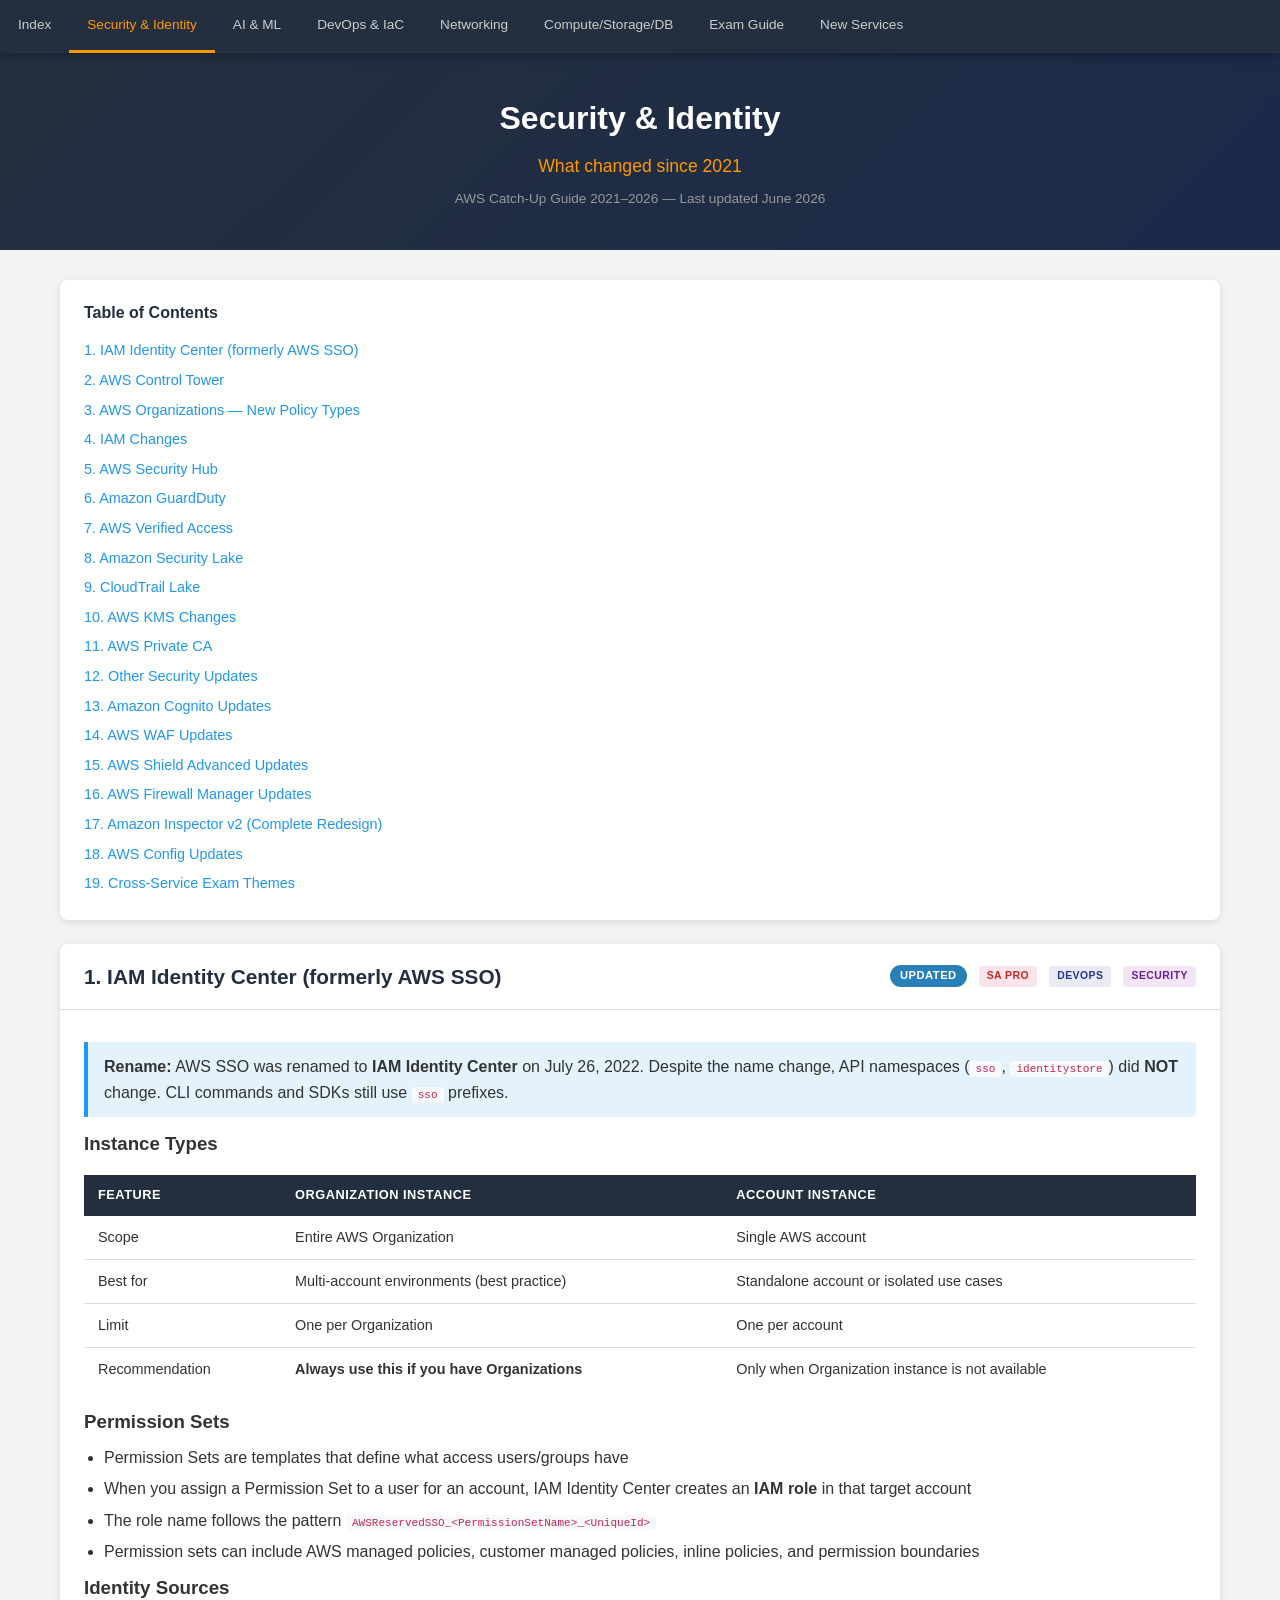
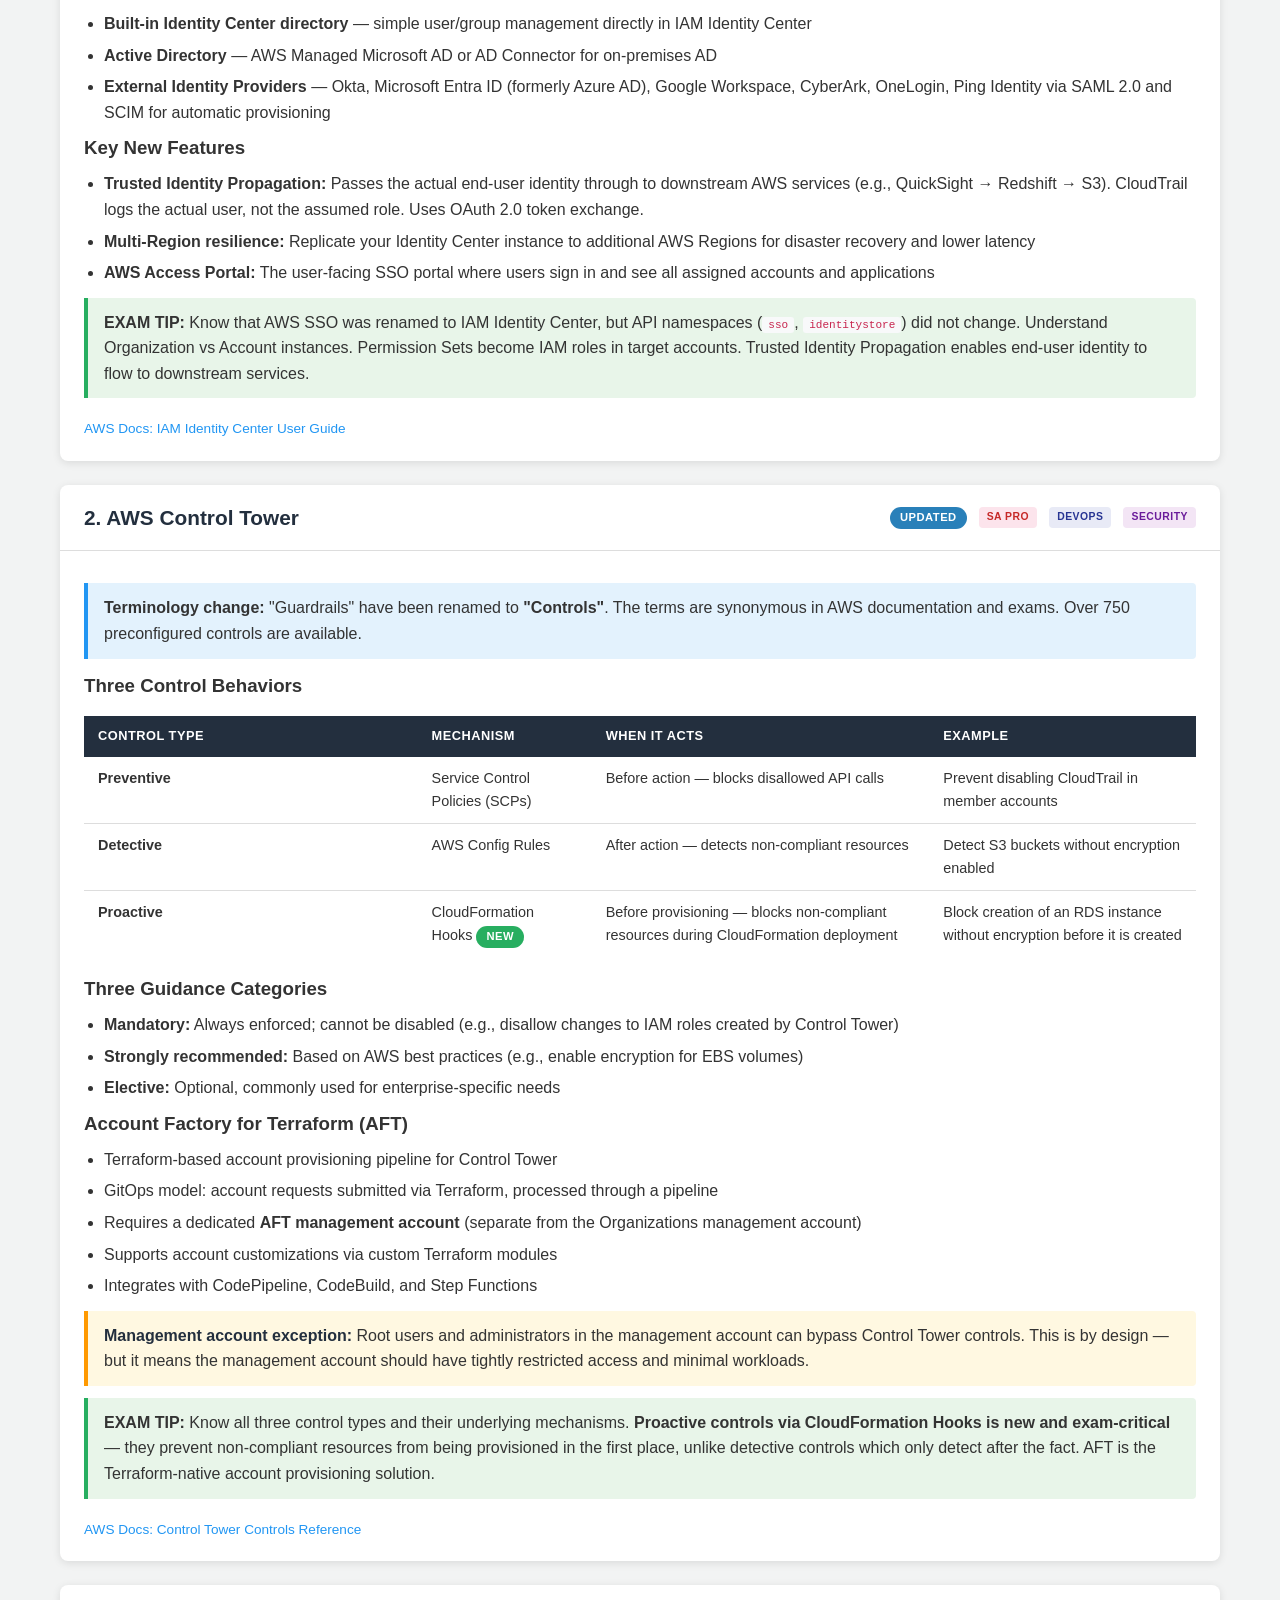
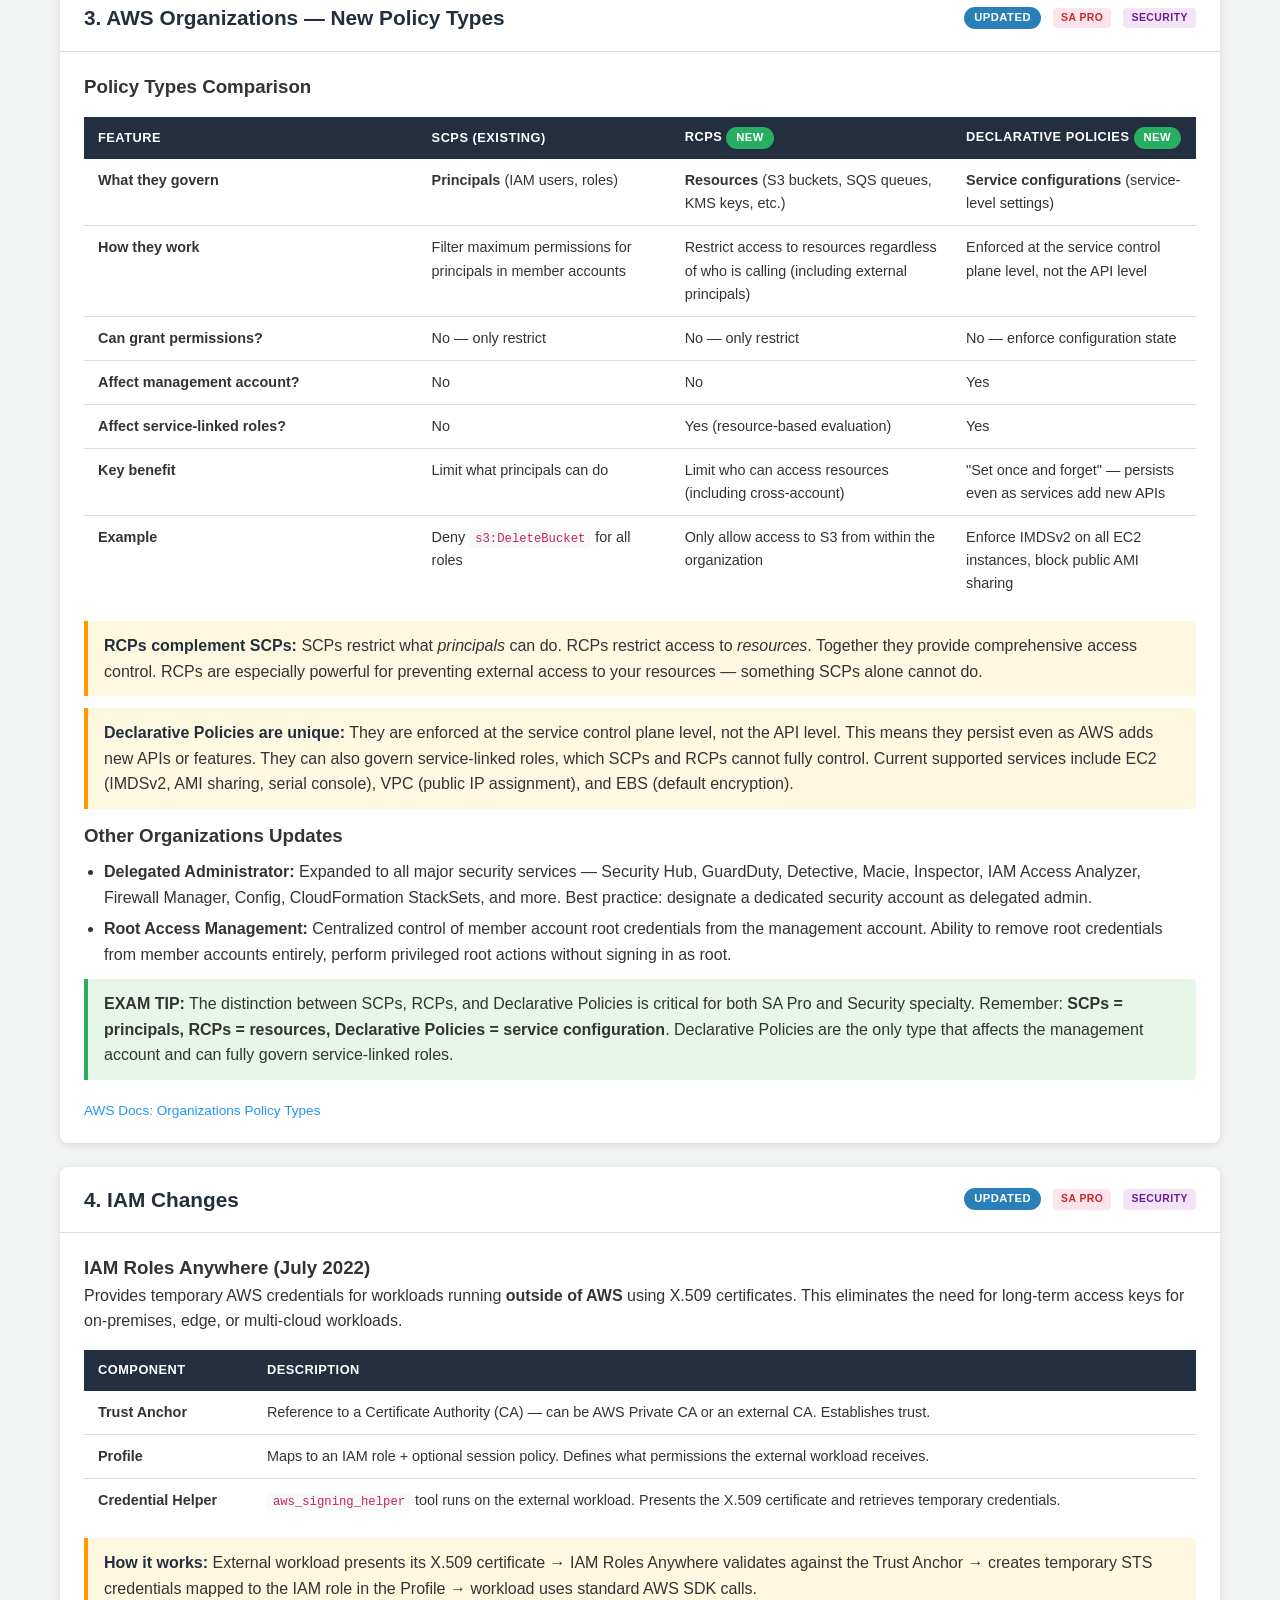
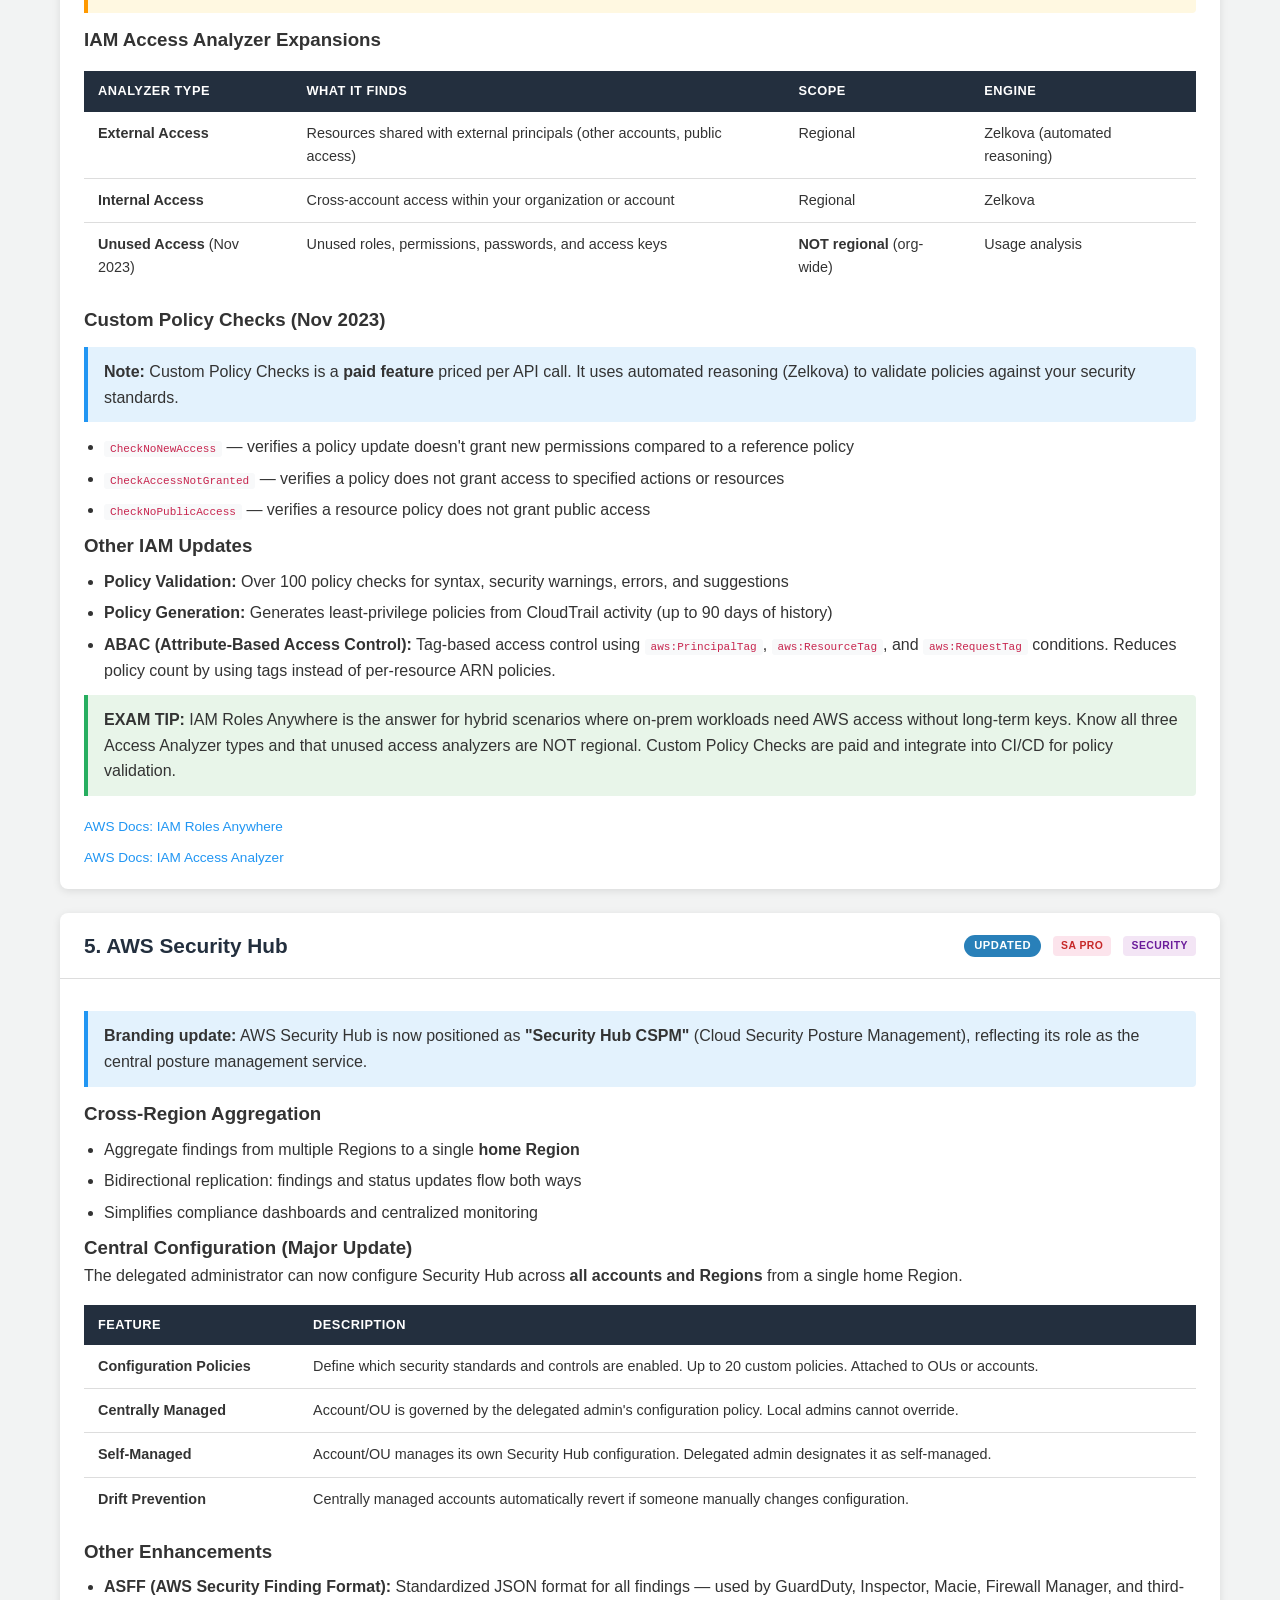
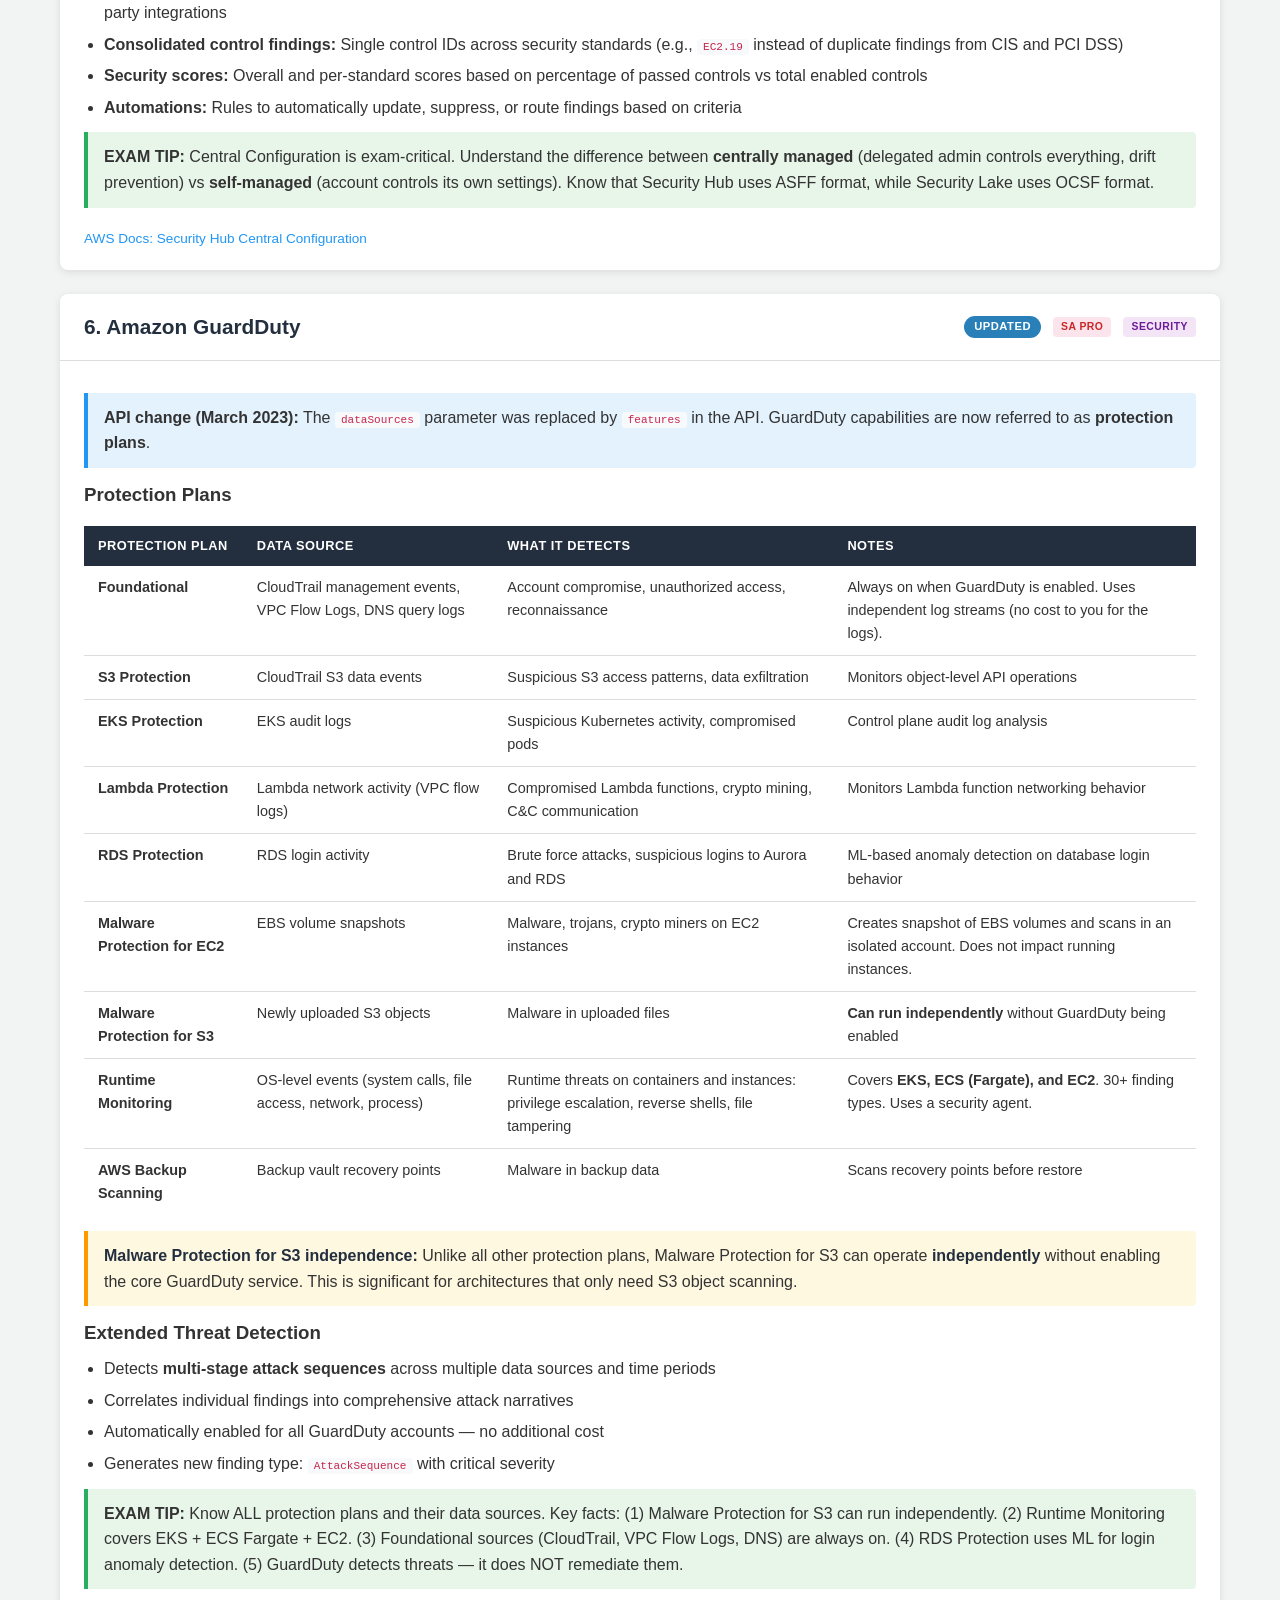
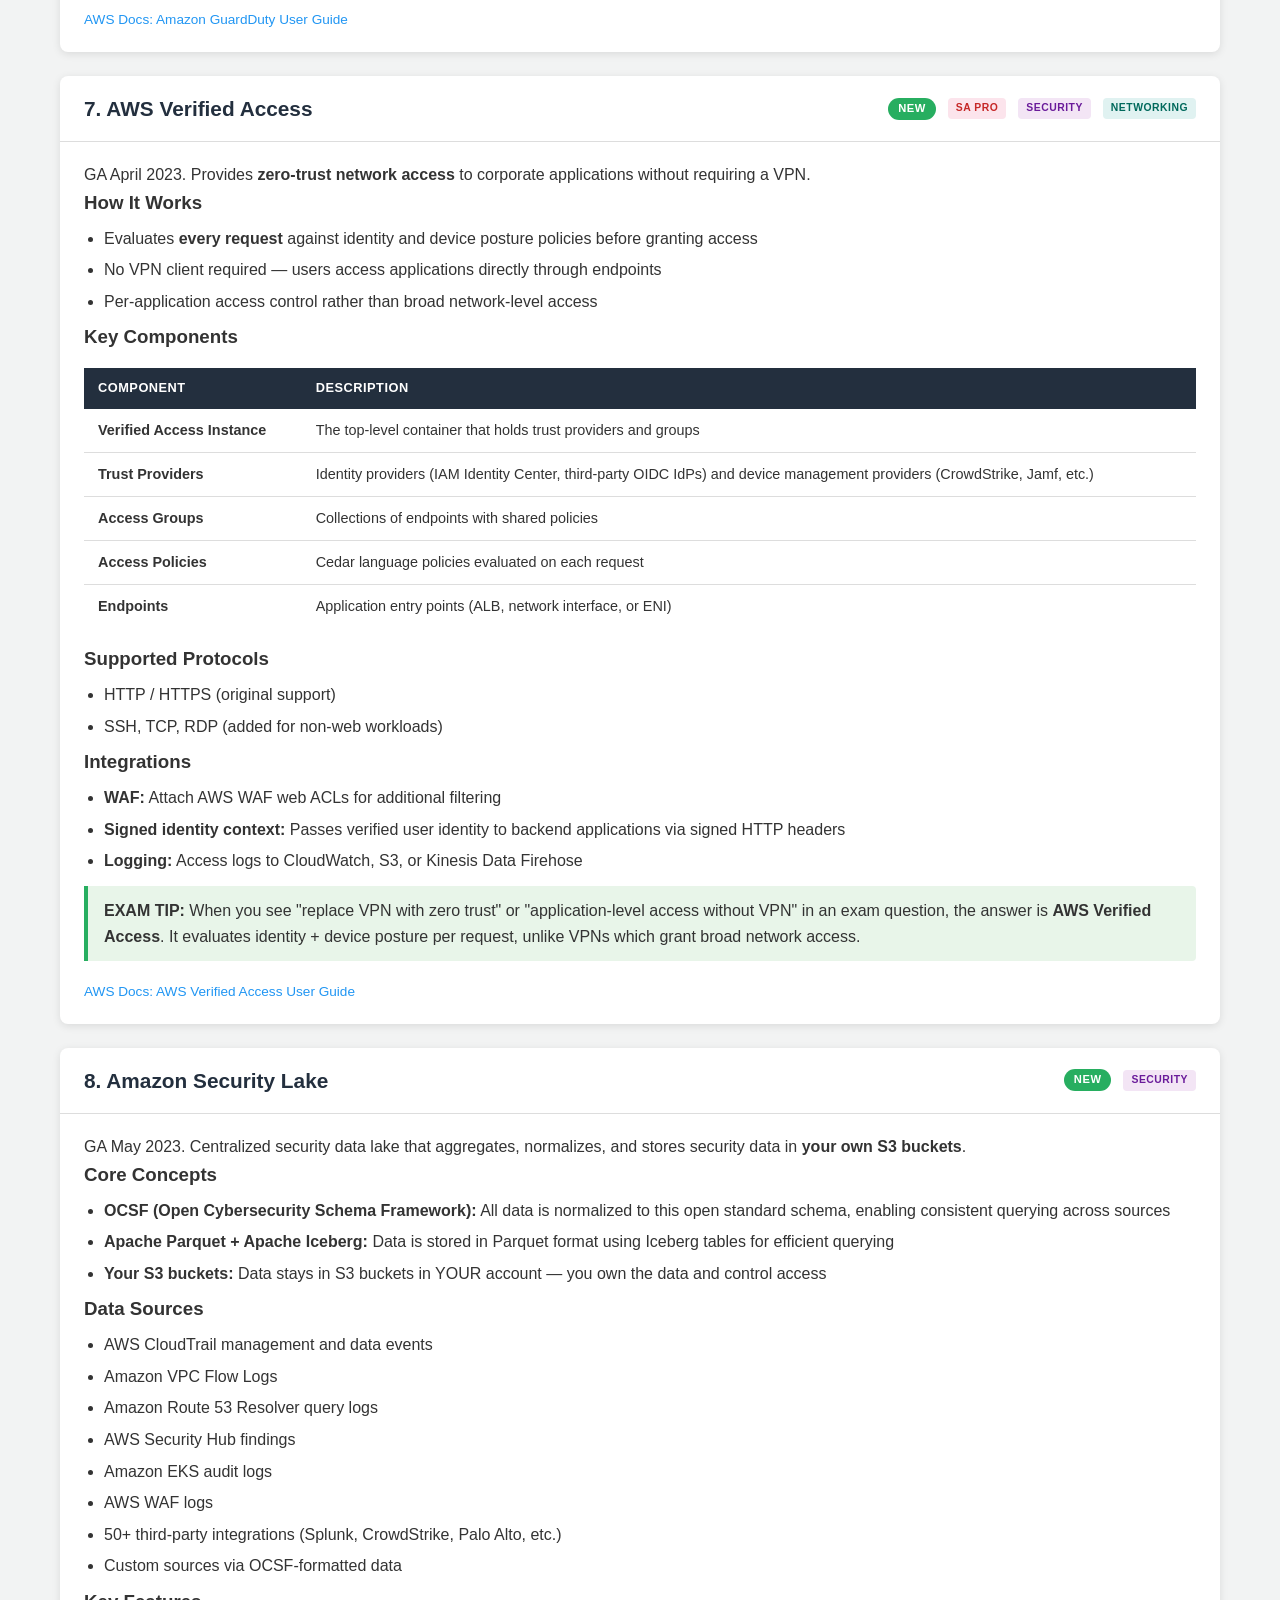
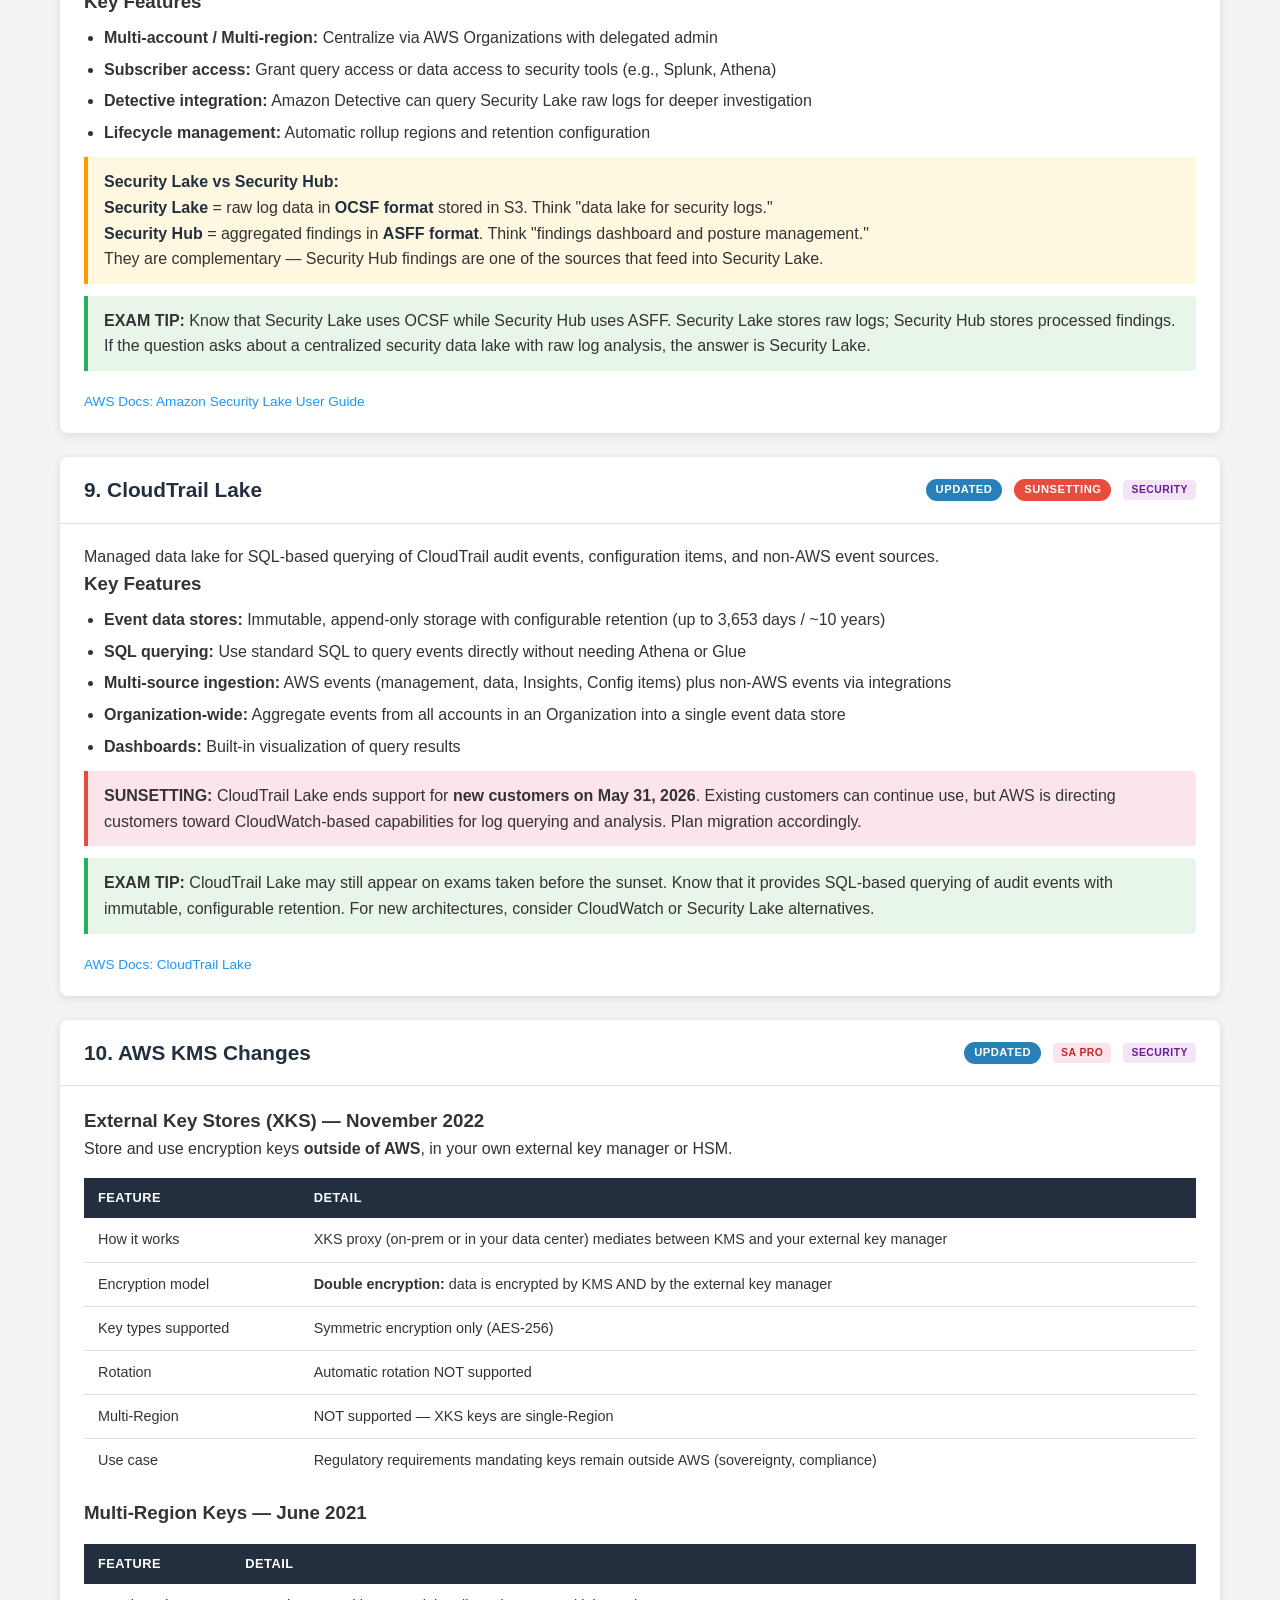
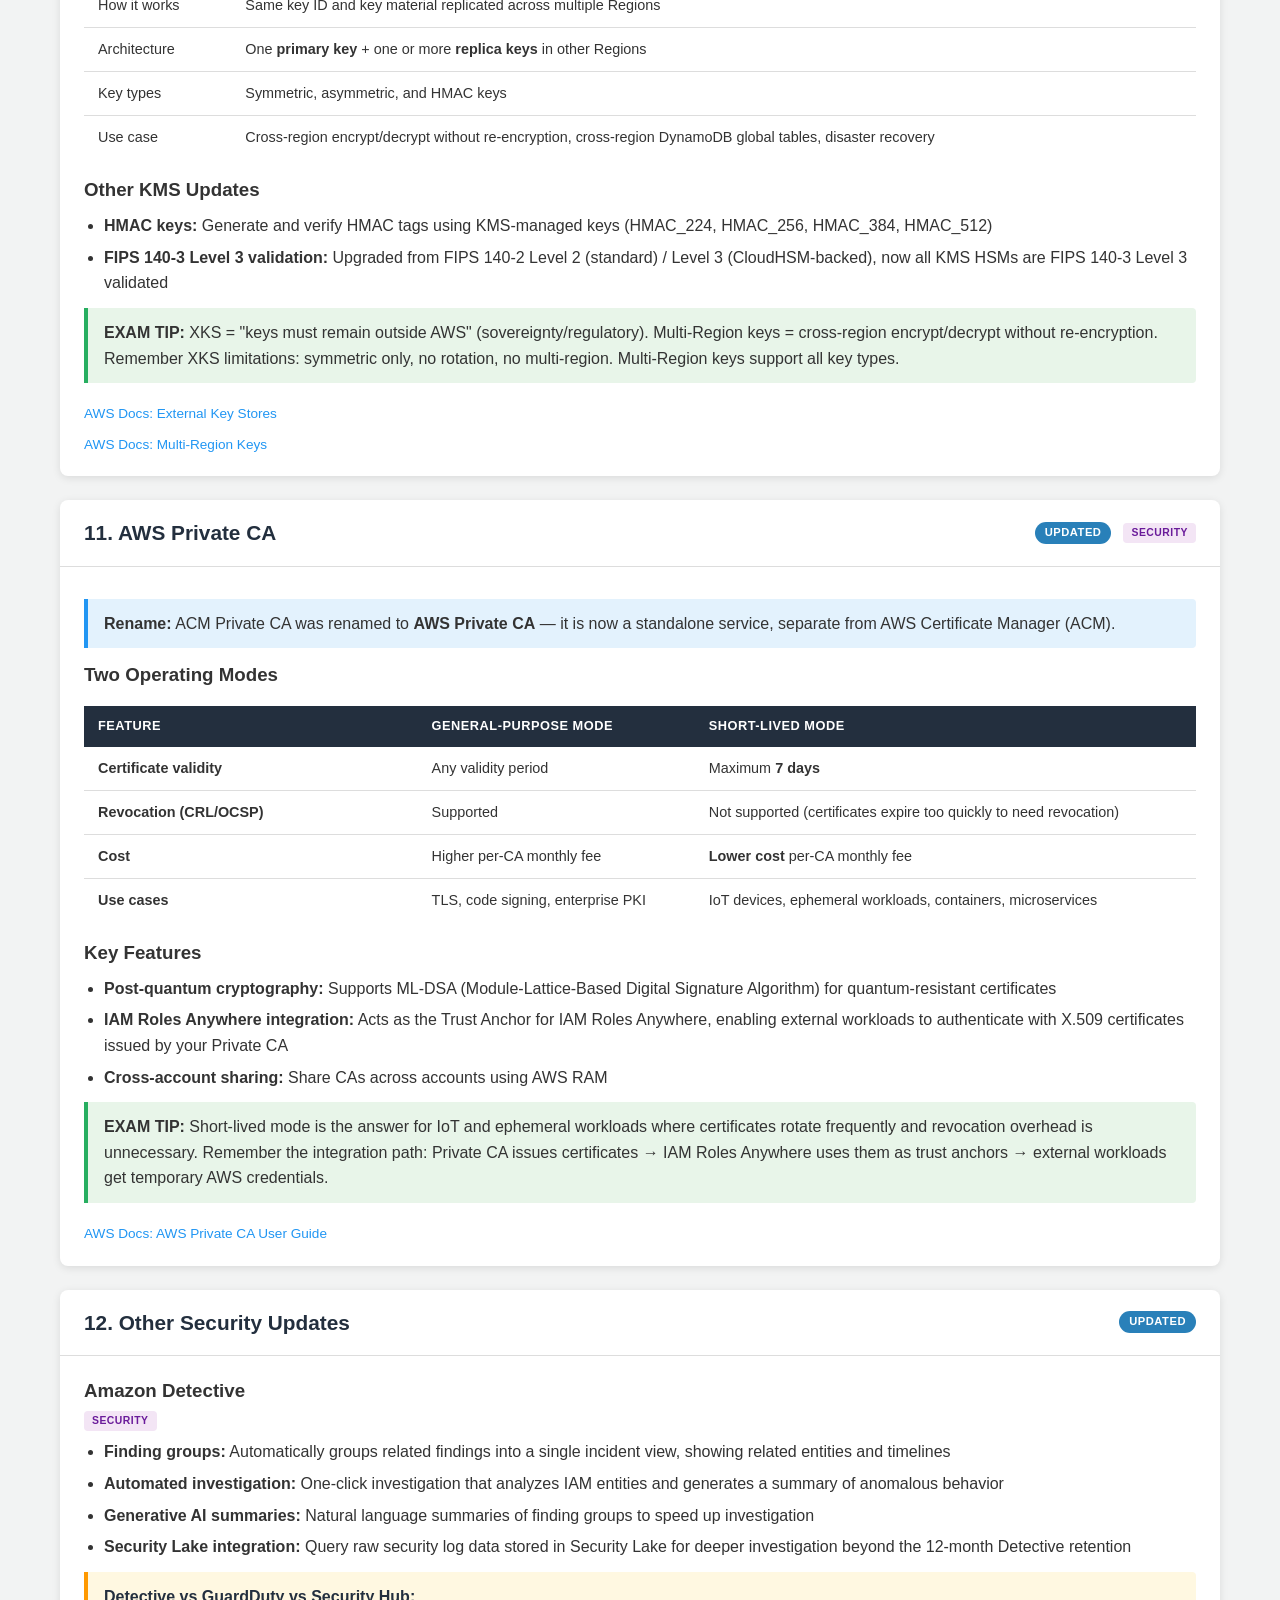
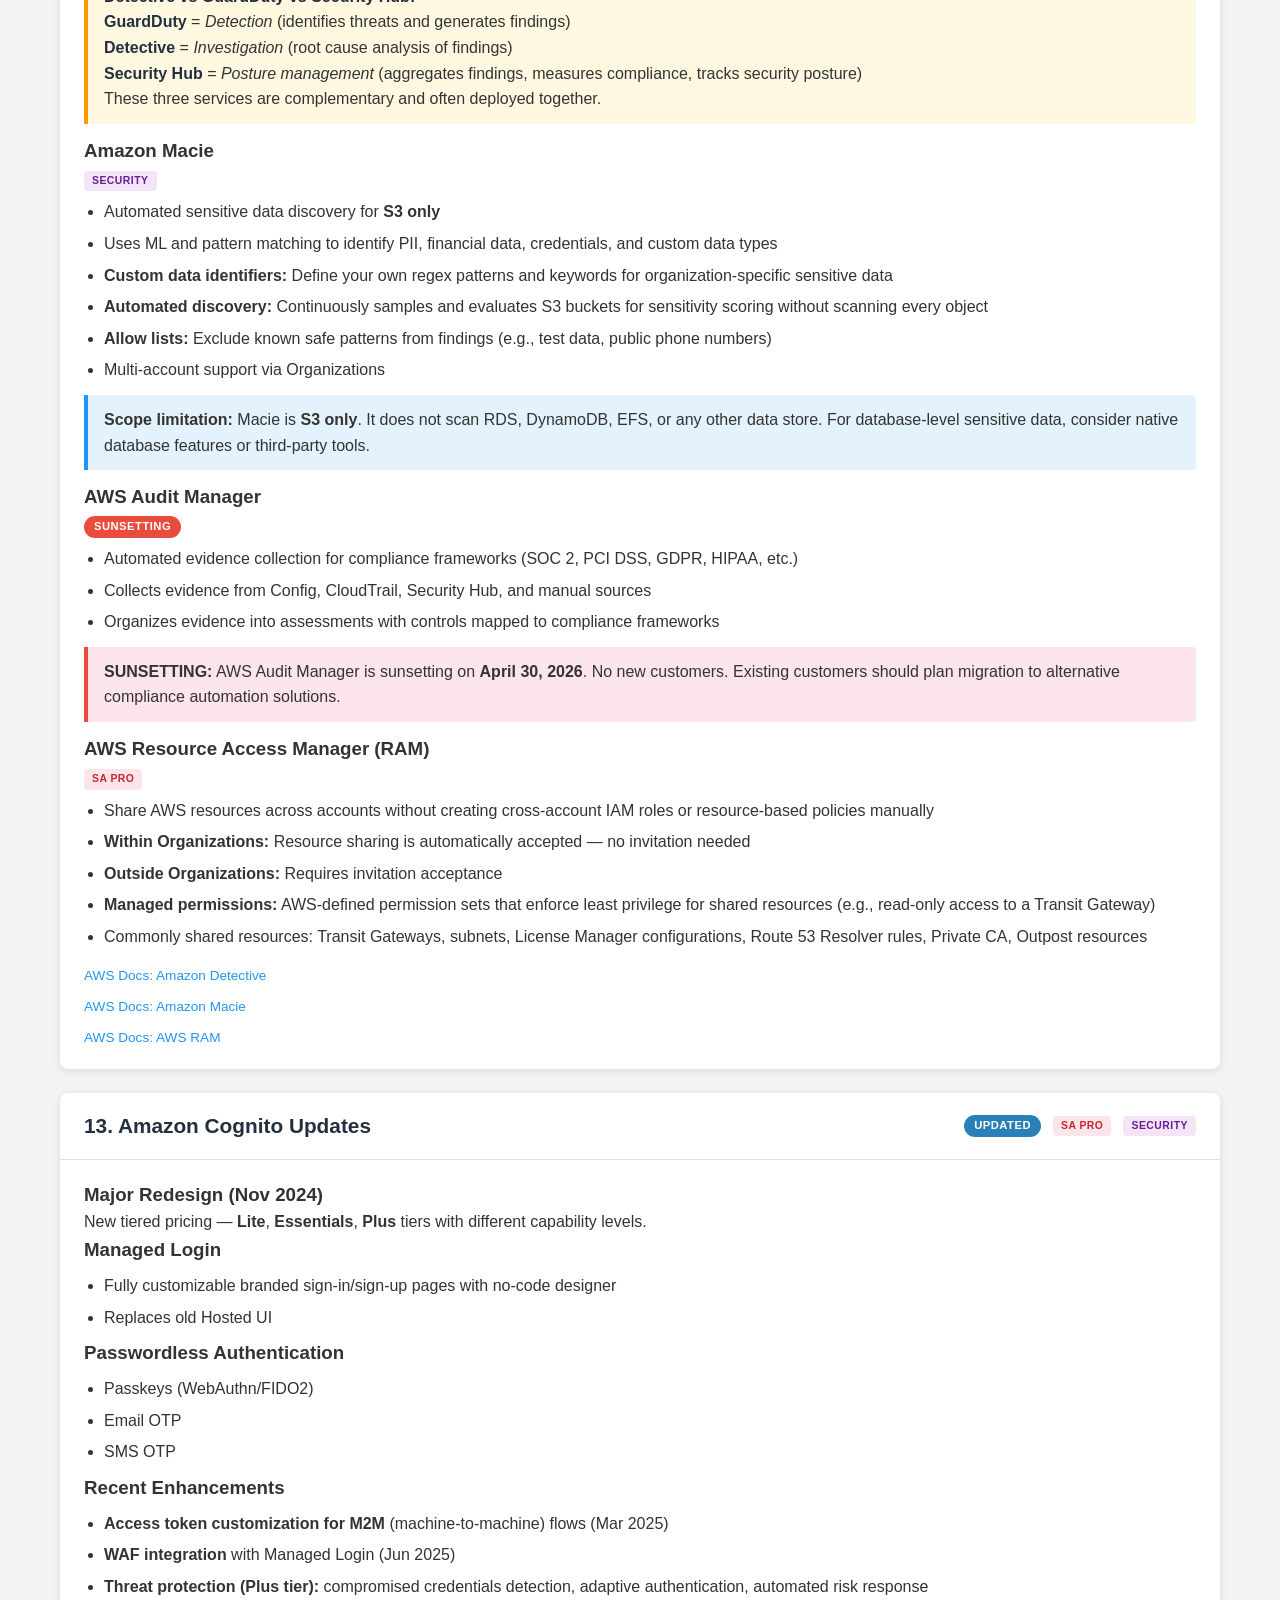
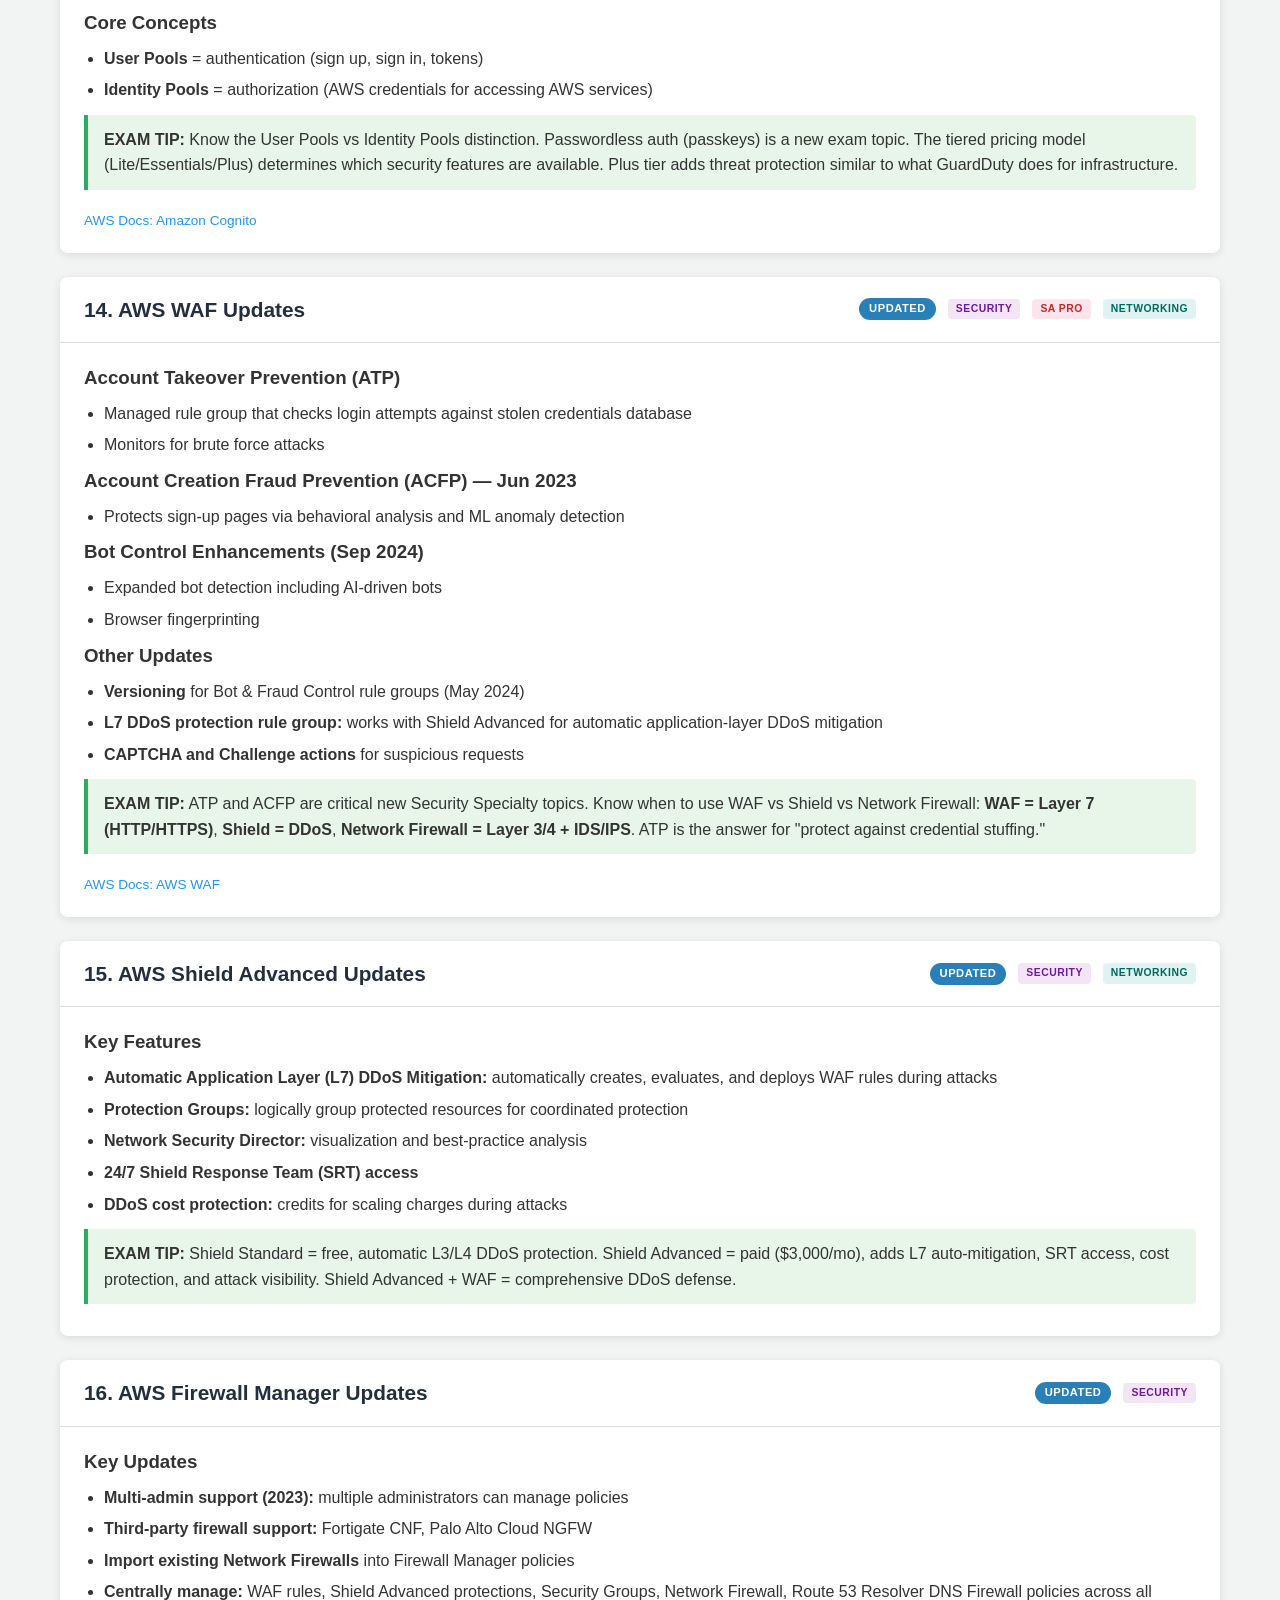
<file: aws-catchup/security-identity.html>
<!DOCTYPE html>
<html lang="en">
<head>
    <meta charset="UTF-8">
    <meta name="viewport" content="width=device-width, initial-scale=1.0">
    <title>Security &amp; Identity - AWS Catch-Up Guide 2021-2026</title>
    <link rel="stylesheet" href="style.css">
</head>
<body>

    <!-- Top Navigation -->
    <nav class="top-nav">
        <div class="nav-inner">
            <a href="index.html">Index</a>
            <a href="security-identity.html" class="active">Security &amp; Identity</a>
            <a href="ai-ml.html">AI &amp; ML</a>
            <a href="devops-iac.html">DevOps &amp; IaC</a>
            <a href="networking.html">Networking</a>
            <a href="compute-storage-db.html">Compute/Storage/DB</a>
            <a href="exam-guide.html">Exam Guide</a>
            <a href="new-services.html">New Services</a>
        </div>
    </nav>

    <!-- Page Header -->
    <header class="page-header">
        <h1><strong>Security &amp; Identity</strong></h1>
        <p class="subtitle">What changed since 2021</p>
        <p class="meta">AWS Catch-Up Guide 2021&ndash;2026 &mdash; Last updated June 2026</p>
    </header>

    <main class="content">

        <!-- Table of Contents -->
        <div class="toc">
            <h3>Table of Contents</h3>
            <ul>
                <li><a href="#iam-identity-center">1. IAM Identity Center (formerly AWS SSO)</a></li>
                <li><a href="#control-tower">2. AWS Control Tower</a></li>
                <li><a href="#organizations-policies">3. AWS Organizations &mdash; New Policy Types</a></li>
                <li><a href="#iam-changes">4. IAM Changes</a></li>
                <li><a href="#security-hub">5. AWS Security Hub</a></li>
                <li><a href="#guardduty">6. Amazon GuardDuty</a></li>
                <li><a href="#verified-access">7. AWS Verified Access</a></li>
                <li><a href="#security-lake">8. Amazon Security Lake</a></li>
                <li><a href="#cloudtrail-lake">9. CloudTrail Lake</a></li>
                <li><a href="#kms-changes">10. AWS KMS Changes</a></li>
                <li><a href="#private-ca">11. AWS Private CA</a></li>
                <li><a href="#other-security">12. Other Security Updates</a></li>
                <li><a href="#cognito">13. Amazon Cognito Updates</a></li>
                <li><a href="#waf">14. AWS WAF Updates</a></li>
                <li><a href="#shield">15. AWS Shield Advanced Updates</a></li>
                <li><a href="#firewall-manager">16. AWS Firewall Manager Updates</a></li>
                <li><a href="#inspector">17. Amazon Inspector v2 (Complete Redesign)</a></li>
                <li><a href="#config">18. AWS Config Updates</a></li>
                <li><a href="#cross-service-themes">19. Cross-Service Exam Themes</a></li>
            </ul>
        </div>

        <!-- =================================================================
             1. IAM Identity Center
             ================================================================= -->
        <div class="card" id="iam-identity-center">
            <div class="card-header">
                <h2>1. IAM Identity Center (formerly AWS SSO)</h2>
                <span class="badge badge-updated">Updated</span>
                <span class="badge badge-exam badge-sa-pro">SA Pro</span>
                <span class="badge badge-exam badge-devops">DevOps</span>
                <span class="badge badge-exam badge-security">Security</span>
            </div>
            <div class="card-body">

                <div class="info">
                    <strong>Rename:</strong> AWS SSO was renamed to <strong>IAM Identity Center</strong> on July 26, 2022. Despite the name change, API namespaces (<code>sso</code>, <code>identitystore</code>) did <strong>NOT</strong> change. CLI commands and SDKs still use <code>sso</code> prefixes.
                </div>

                <h3>Instance Types</h3>
                <table>
                    <thead>
                        <tr>
                            <th>Feature</th>
                            <th>Organization Instance</th>
                            <th>Account Instance</th>
                        </tr>
                    </thead>
                    <tbody>
                        <tr>
                            <td>Scope</td>
                            <td>Entire AWS Organization</td>
                            <td>Single AWS account</td>
                        </tr>
                        <tr>
                            <td>Best for</td>
                            <td>Multi-account environments (best practice)</td>
                            <td>Standalone account or isolated use cases</td>
                        </tr>
                        <tr>
                            <td>Limit</td>
                            <td>One per Organization</td>
                            <td>One per account</td>
                        </tr>
                        <tr>
                            <td>Recommendation</td>
                            <td><strong>Always use this if you have Organizations</strong></td>
                            <td>Only when Organization instance is not available</td>
                        </tr>
                    </tbody>
                </table>

                <h3>Permission Sets</h3>
                <ul>
                    <li>Permission Sets are templates that define what access users/groups have</li>
                    <li>When you assign a Permission Set to a user for an account, IAM Identity Center creates an <strong>IAM role</strong> in that target account</li>
                    <li>The role name follows the pattern <code>AWSReservedSSO_&lt;PermissionSetName&gt;_&lt;UniqueId&gt;</code></li>
                    <li>Permission sets can include AWS managed policies, customer managed policies, inline policies, and permission boundaries</li>
                </ul>

                <h3>Identity Sources</h3>
                <ul>
                    <li><strong>Built-in Identity Center directory</strong> &mdash; simple user/group management directly in IAM Identity Center</li>
                    <li><strong>Active Directory</strong> &mdash; AWS Managed Microsoft AD or AD Connector for on-premises AD</li>
                    <li><strong>External Identity Providers</strong> &mdash; Okta, Microsoft Entra ID (formerly Azure AD), Google Workspace, CyberArk, OneLogin, Ping Identity via SAML 2.0 and SCIM for automatic provisioning</li>
                </ul>

                <h3>Key New Features</h3>
                <ul>
                    <li><strong>Trusted Identity Propagation:</strong> Passes the actual end-user identity through to downstream AWS services (e.g., QuickSight &rarr; Redshift &rarr; S3). CloudTrail logs the actual user, not the assumed role. Uses OAuth 2.0 token exchange.</li>
                    <li><strong>Multi-Region resilience:</strong> Replicate your Identity Center instance to additional AWS Regions for disaster recovery and lower latency</li>
                    <li><strong>AWS Access Portal:</strong> The user-facing SSO portal where users sign in and see all assigned accounts and applications</li>
                </ul>

                <div class="tip">
                    <strong>EXAM TIP:</strong> Know that AWS SSO was renamed to IAM Identity Center, but API namespaces (<code>sso</code>, <code>identitystore</code>) did not change. Understand Organization vs Account instances. Permission Sets become IAM roles in target accounts. Trusted Identity Propagation enables end-user identity to flow to downstream services.
                </div>

                <a class="doc-link" href="https://docs.aws.amazon.com/singlesignon/latest/userguide/what-is.html" target="_blank">AWS Docs: IAM Identity Center User Guide</a>
            </div>
        </div>

        <!-- =================================================================
             2. AWS Control Tower
             ================================================================= -->
        <div class="card" id="control-tower">
            <div class="card-header">
                <h2>2. AWS Control Tower</h2>
                <span class="badge badge-updated">Updated</span>
                <span class="badge badge-exam badge-sa-pro">SA Pro</span>
                <span class="badge badge-exam badge-devops">DevOps</span>
                <span class="badge badge-exam badge-security">Security</span>
            </div>
            <div class="card-body">

                <div class="info">
                    <strong>Terminology change:</strong> "Guardrails" have been renamed to <strong>"Controls"</strong>. The terms are synonymous in AWS documentation and exams. Over 750 preconfigured controls are available.
                </div>

                <h3>Three Control Behaviors</h3>
                <table class="vs-table">
                    <thead>
                        <tr>
                            <th>Control Type</th>
                            <th>Mechanism</th>
                            <th>When It Acts</th>
                            <th>Example</th>
                        </tr>
                    </thead>
                    <tbody>
                        <tr>
                            <td>Preventive</td>
                            <td>Service Control Policies (SCPs)</td>
                            <td>Before action &mdash; blocks disallowed API calls</td>
                            <td>Prevent disabling CloudTrail in member accounts</td>
                        </tr>
                        <tr>
                            <td>Detective</td>
                            <td>AWS Config Rules</td>
                            <td>After action &mdash; detects non-compliant resources</td>
                            <td>Detect S3 buckets without encryption enabled</td>
                        </tr>
                        <tr>
                            <td>Proactive</td>
                            <td>CloudFormation Hooks <span class="badge badge-new">NEW</span></td>
                            <td>Before provisioning &mdash; blocks non-compliant resources during CloudFormation deployment</td>
                            <td>Block creation of an RDS instance without encryption before it is created</td>
                        </tr>
                    </tbody>
                </table>

                <h3>Three Guidance Categories</h3>
                <ul>
                    <li><strong>Mandatory:</strong> Always enforced; cannot be disabled (e.g., disallow changes to IAM roles created by Control Tower)</li>
                    <li><strong>Strongly recommended:</strong> Based on AWS best practices (e.g., enable encryption for EBS volumes)</li>
                    <li><strong>Elective:</strong> Optional, commonly used for enterprise-specific needs</li>
                </ul>

                <h3>Account Factory for Terraform (AFT)</h3>
                <ul>
                    <li>Terraform-based account provisioning pipeline for Control Tower</li>
                    <li>GitOps model: account requests submitted via Terraform, processed through a pipeline</li>
                    <li>Requires a dedicated <strong>AFT management account</strong> (separate from the Organizations management account)</li>
                    <li>Supports account customizations via custom Terraform modules</li>
                    <li>Integrates with CodePipeline, CodeBuild, and Step Functions</li>
                </ul>

                <div class="concept">
                    <strong>Management account exception:</strong> Root users and administrators in the management account can bypass Control Tower controls. This is by design &mdash; but it means the management account should have tightly restricted access and minimal workloads.
                </div>

                <div class="tip">
                    <strong>EXAM TIP:</strong> Know all three control types and their underlying mechanisms. <strong>Proactive controls via CloudFormation Hooks is new and exam-critical</strong> &mdash; they prevent non-compliant resources from being provisioned in the first place, unlike detective controls which only detect after the fact. AFT is the Terraform-native account provisioning solution.
                </div>

                <a class="doc-link" href="https://docs.aws.amazon.com/controltower/latest/userguide/controls.html" target="_blank">AWS Docs: Control Tower Controls Reference</a>
            </div>
        </div>

        <!-- =================================================================
             3. AWS Organizations - New Policy Types
             ================================================================= -->
        <div class="card" id="organizations-policies">
            <div class="card-header">
                <h2>3. AWS Organizations &mdash; New Policy Types</h2>
                <span class="badge badge-updated">Updated</span>
                <span class="badge badge-exam badge-sa-pro">SA Pro</span>
                <span class="badge badge-exam badge-security">Security</span>
            </div>
            <div class="card-body">

                <h3>Policy Types Comparison</h3>
                <table class="vs-table">
                    <thead>
                        <tr>
                            <th>Feature</th>
                            <th>SCPs (Existing)</th>
                            <th>RCPs <span class="badge badge-new">NEW</span></th>
                            <th>Declarative Policies <span class="badge badge-new">NEW</span></th>
                        </tr>
                    </thead>
                    <tbody>
                        <tr>
                            <td>What they govern</td>
                            <td><strong>Principals</strong> (IAM users, roles)</td>
                            <td><strong>Resources</strong> (S3 buckets, SQS queues, KMS keys, etc.)</td>
                            <td><strong>Service configurations</strong> (service-level settings)</td>
                        </tr>
                        <tr>
                            <td>How they work</td>
                            <td>Filter maximum permissions for principals in member accounts</td>
                            <td>Restrict access to resources regardless of who is calling (including external principals)</td>
                            <td>Enforced at the service control plane level, not the API level</td>
                        </tr>
                        <tr>
                            <td>Can grant permissions?</td>
                            <td>No &mdash; only restrict</td>
                            <td>No &mdash; only restrict</td>
                            <td>No &mdash; enforce configuration state</td>
                        </tr>
                        <tr>
                            <td>Affect management account?</td>
                            <td>No</td>
                            <td>No</td>
                            <td>Yes</td>
                        </tr>
                        <tr>
                            <td>Affect service-linked roles?</td>
                            <td>No</td>
                            <td>Yes (resource-based evaluation)</td>
                            <td>Yes</td>
                        </tr>
                        <tr>
                            <td>Key benefit</td>
                            <td>Limit what principals can do</td>
                            <td>Limit who can access resources (including cross-account)</td>
                            <td>"Set once and forget" &mdash; persists even as services add new APIs</td>
                        </tr>
                        <tr>
                            <td>Example</td>
                            <td>Deny <code>s3:DeleteBucket</code> for all roles</td>
                            <td>Only allow access to S3 from within the organization</td>
                            <td>Enforce IMDSv2 on all EC2 instances, block public AMI sharing</td>
                        </tr>
                    </tbody>
                </table>

                <div class="concept">
                    <strong>RCPs complement SCPs:</strong> SCPs restrict what <em>principals</em> can do. RCPs restrict access to <em>resources</em>. Together they provide comprehensive access control. RCPs are especially powerful for preventing external access to your resources &mdash; something SCPs alone cannot do.
                </div>

                <div class="concept">
                    <strong>Declarative Policies are unique:</strong> They are enforced at the service control plane level, not the API level. This means they persist even as AWS adds new APIs or features. They can also govern service-linked roles, which SCPs and RCPs cannot fully control. Current supported services include EC2 (IMDSv2, AMI sharing, serial console), VPC (public IP assignment), and EBS (default encryption).
                </div>

                <h3>Other Organizations Updates</h3>
                <ul>
                    <li><strong>Delegated Administrator:</strong> Expanded to all major security services &mdash; Security Hub, GuardDuty, Detective, Macie, Inspector, IAM Access Analyzer, Firewall Manager, Config, CloudFormation StackSets, and more. Best practice: designate a dedicated security account as delegated admin.</li>
                    <li><strong>Root Access Management:</strong> Centralized control of member account root credentials from the management account. Ability to remove root credentials from member accounts entirely, perform privileged root actions without signing in as root.</li>
                </ul>

                <div class="tip">
                    <strong>EXAM TIP:</strong> The distinction between SCPs, RCPs, and Declarative Policies is critical for both SA Pro and Security specialty. Remember: <strong>SCPs = principals, RCPs = resources, Declarative Policies = service configuration</strong>. Declarative Policies are the only type that affects the management account and can fully govern service-linked roles.
                </div>

                <a class="doc-link" href="https://docs.aws.amazon.com/organizations/latest/userguide/orgs_manage_policies.html" target="_blank">AWS Docs: Organizations Policy Types</a>
            </div>
        </div>

        <!-- =================================================================
             4. IAM Changes
             ================================================================= -->
        <div class="card" id="iam-changes">
            <div class="card-header">
                <h2>4. IAM Changes</h2>
                <span class="badge badge-updated">Updated</span>
                <span class="badge badge-exam badge-sa-pro">SA Pro</span>
                <span class="badge badge-exam badge-security">Security</span>
            </div>
            <div class="card-body">

                <h3>IAM Roles Anywhere (July 2022)</h3>
                <p>Provides temporary AWS credentials for workloads running <strong>outside of AWS</strong> using X.509 certificates. This eliminates the need for long-term access keys for on-premises, edge, or multi-cloud workloads.</p>

                <table>
                    <thead>
                        <tr>
                            <th>Component</th>
                            <th>Description</th>
                        </tr>
                    </thead>
                    <tbody>
                        <tr>
                            <td><strong>Trust Anchor</strong></td>
                            <td>Reference to a Certificate Authority (CA) &mdash; can be AWS Private CA or an external CA. Establishes trust.</td>
                        </tr>
                        <tr>
                            <td><strong>Profile</strong></td>
                            <td>Maps to an IAM role + optional session policy. Defines what permissions the external workload receives.</td>
                        </tr>
                        <tr>
                            <td><strong>Credential Helper</strong></td>
                            <td><code>aws_signing_helper</code> tool runs on the external workload. Presents the X.509 certificate and retrieves temporary credentials.</td>
                        </tr>
                    </tbody>
                </table>

                <div class="concept">
                    <strong>How it works:</strong> External workload presents its X.509 certificate &rarr; IAM Roles Anywhere validates against the Trust Anchor &rarr; creates temporary STS credentials mapped to the IAM role in the Profile &rarr; workload uses standard AWS SDK calls.
                </div>

                <h3>IAM Access Analyzer Expansions</h3>
                <table>
                    <thead>
                        <tr>
                            <th>Analyzer Type</th>
                            <th>What It Finds</th>
                            <th>Scope</th>
                            <th>Engine</th>
                        </tr>
                    </thead>
                    <tbody>
                        <tr>
                            <td><strong>External Access</strong></td>
                            <td>Resources shared with external principals (other accounts, public access)</td>
                            <td>Regional</td>
                            <td>Zelkova (automated reasoning)</td>
                        </tr>
                        <tr>
                            <td><strong>Internal Access</strong></td>
                            <td>Cross-account access within your organization or account</td>
                            <td>Regional</td>
                            <td>Zelkova</td>
                        </tr>
                        <tr>
                            <td><strong>Unused Access</strong> (Nov 2023)</td>
                            <td>Unused roles, permissions, passwords, and access keys</td>
                            <td><strong>NOT regional</strong> (org-wide)</td>
                            <td>Usage analysis</td>
                        </tr>
                    </tbody>
                </table>

                <h3>Custom Policy Checks (Nov 2023)</h3>
                <div class="info">
                    <strong>Note:</strong> Custom Policy Checks is a <strong>paid feature</strong> priced per API call. It uses automated reasoning (Zelkova) to validate policies against your security standards.
                </div>
                <ul>
                    <li><code>CheckNoNewAccess</code> &mdash; verifies a policy update doesn't grant new permissions compared to a reference policy</li>
                    <li><code>CheckAccessNotGranted</code> &mdash; verifies a policy does not grant access to specified actions or resources</li>
                    <li><code>CheckNoPublicAccess</code> &mdash; verifies a resource policy does not grant public access</li>
                </ul>

                <h3>Other IAM Updates</h3>
                <ul>
                    <li><strong>Policy Validation:</strong> Over 100 policy checks for syntax, security warnings, errors, and suggestions</li>
                    <li><strong>Policy Generation:</strong> Generates least-privilege policies from CloudTrail activity (up to 90 days of history)</li>
                    <li><strong>ABAC (Attribute-Based Access Control):</strong> Tag-based access control using <code>aws:PrincipalTag</code>, <code>aws:ResourceTag</code>, and <code>aws:RequestTag</code> conditions. Reduces policy count by using tags instead of per-resource ARN policies.</li>
                </ul>

                <div class="tip">
                    <strong>EXAM TIP:</strong> IAM Roles Anywhere is the answer for hybrid scenarios where on-prem workloads need AWS access without long-term keys. Know all three Access Analyzer types and that unused access analyzers are NOT regional. Custom Policy Checks are paid and integrate into CI/CD for policy validation.
                </div>

                <a class="doc-link" href="https://docs.aws.amazon.com/rolesanywhere/latest/userguide/introduction.html" target="_blank">AWS Docs: IAM Roles Anywhere</a>
                <br>
                <a class="doc-link" href="https://docs.aws.amazon.com/IAM/latest/UserGuide/access-analyzer-getting-started.html" target="_blank">AWS Docs: IAM Access Analyzer</a>
            </div>
        </div>

        <!-- =================================================================
             5. AWS Security Hub
             ================================================================= -->
        <div class="card" id="security-hub">
            <div class="card-header">
                <h2>5. AWS Security Hub</h2>
                <span class="badge badge-updated">Updated</span>
                <span class="badge badge-exam badge-sa-pro">SA Pro</span>
                <span class="badge badge-exam badge-security">Security</span>
            </div>
            <div class="card-body">

                <div class="info">
                    <strong>Branding update:</strong> AWS Security Hub is now positioned as <strong>"Security Hub CSPM"</strong> (Cloud Security Posture Management), reflecting its role as the central posture management service.
                </div>

                <h3>Cross-Region Aggregation</h3>
                <ul>
                    <li>Aggregate findings from multiple Regions to a single <strong>home Region</strong></li>
                    <li>Bidirectional replication: findings and status updates flow both ways</li>
                    <li>Simplifies compliance dashboards and centralized monitoring</li>
                </ul>

                <h3>Central Configuration (Major Update)</h3>
                <p>The delegated administrator can now configure Security Hub across <strong>all accounts and Regions</strong> from a single home Region.</p>

                <table>
                    <thead>
                        <tr>
                            <th>Feature</th>
                            <th>Description</th>
                        </tr>
                    </thead>
                    <tbody>
                        <tr>
                            <td><strong>Configuration Policies</strong></td>
                            <td>Define which security standards and controls are enabled. Up to 20 custom policies. Attached to OUs or accounts.</td>
                        </tr>
                        <tr>
                            <td><strong>Centrally Managed</strong></td>
                            <td>Account/OU is governed by the delegated admin's configuration policy. Local admins cannot override.</td>
                        </tr>
                        <tr>
                            <td><strong>Self-Managed</strong></td>
                            <td>Account/OU manages its own Security Hub configuration. Delegated admin designates it as self-managed.</td>
                        </tr>
                        <tr>
                            <td><strong>Drift Prevention</strong></td>
                            <td>Centrally managed accounts automatically revert if someone manually changes configuration.</td>
                        </tr>
                    </tbody>
                </table>

                <h3>Other Enhancements</h3>
                <ul>
                    <li><strong>ASFF (AWS Security Finding Format):</strong> Standardized JSON format for all findings &mdash; used by GuardDuty, Inspector, Macie, Firewall Manager, and third-party integrations</li>
                    <li><strong>Consolidated control findings:</strong> Single control IDs across security standards (e.g., <code>EC2.19</code> instead of duplicate findings from CIS and PCI DSS)</li>
                    <li><strong>Security scores:</strong> Overall and per-standard scores based on percentage of passed controls vs total enabled controls</li>
                    <li><strong>Automations:</strong> Rules to automatically update, suppress, or route findings based on criteria</li>
                </ul>

                <div class="tip">
                    <strong>EXAM TIP:</strong> Central Configuration is exam-critical. Understand the difference between <strong>centrally managed</strong> (delegated admin controls everything, drift prevention) vs <strong>self-managed</strong> (account controls its own settings). Know that Security Hub uses ASFF format, while Security Lake uses OCSF format.
                </div>

                <a class="doc-link" href="https://docs.aws.amazon.com/securityhub/latest/userguide/central-configuration-intro.html" target="_blank">AWS Docs: Security Hub Central Configuration</a>
            </div>
        </div>

        <!-- =================================================================
             6. Amazon GuardDuty
             ================================================================= -->
        <div class="card" id="guardduty">
            <div class="card-header">
                <h2>6. Amazon GuardDuty</h2>
                <span class="badge badge-updated">Updated</span>
                <span class="badge badge-exam badge-sa-pro">SA Pro</span>
                <span class="badge badge-exam badge-security">Security</span>
            </div>
            <div class="card-body">

                <div class="info">
                    <strong>API change (March 2023):</strong> The <code>dataSources</code> parameter was replaced by <code>features</code> in the API. GuardDuty capabilities are now referred to as <strong>protection plans</strong>.
                </div>

                <h3>Protection Plans</h3>
                <table>
                    <thead>
                        <tr>
                            <th>Protection Plan</th>
                            <th>Data Source</th>
                            <th>What It Detects</th>
                            <th>Notes</th>
                        </tr>
                    </thead>
                    <tbody>
                        <tr>
                            <td><strong>Foundational</strong></td>
                            <td>CloudTrail management events, VPC Flow Logs, DNS query logs</td>
                            <td>Account compromise, unauthorized access, reconnaissance</td>
                            <td>Always on when GuardDuty is enabled. Uses independent log streams (no cost to you for the logs).</td>
                        </tr>
                        <tr>
                            <td><strong>S3 Protection</strong></td>
                            <td>CloudTrail S3 data events</td>
                            <td>Suspicious S3 access patterns, data exfiltration</td>
                            <td>Monitors object-level API operations</td>
                        </tr>
                        <tr>
                            <td><strong>EKS Protection</strong></td>
                            <td>EKS audit logs</td>
                            <td>Suspicious Kubernetes activity, compromised pods</td>
                            <td>Control plane audit log analysis</td>
                        </tr>
                        <tr>
                            <td><strong>Lambda Protection</strong></td>
                            <td>Lambda network activity (VPC flow logs)</td>
                            <td>Compromised Lambda functions, crypto mining, C&amp;C communication</td>
                            <td>Monitors Lambda function networking behavior</td>
                        </tr>
                        <tr>
                            <td><strong>RDS Protection</strong></td>
                            <td>RDS login activity</td>
                            <td>Brute force attacks, suspicious logins to Aurora and RDS</td>
                            <td>ML-based anomaly detection on database login behavior</td>
                        </tr>
                        <tr>
                            <td><strong>Malware Protection for EC2</strong></td>
                            <td>EBS volume snapshots</td>
                            <td>Malware, trojans, crypto miners on EC2 instances</td>
                            <td>Creates snapshot of EBS volumes and scans in an isolated account. Does not impact running instances.</td>
                        </tr>
                        <tr>
                            <td><strong>Malware Protection for S3</strong></td>
                            <td>Newly uploaded S3 objects</td>
                            <td>Malware in uploaded files</td>
                            <td><strong>Can run independently</strong> without GuardDuty being enabled</td>
                        </tr>
                        <tr>
                            <td><strong>Runtime Monitoring</strong></td>
                            <td>OS-level events (system calls, file access, network, process)</td>
                            <td>Runtime threats on containers and instances: privilege escalation, reverse shells, file tampering</td>
                            <td>Covers <strong>EKS, ECS (Fargate), and EC2</strong>. 30+ finding types. Uses a security agent.</td>
                        </tr>
                        <tr>
                            <td><strong>AWS Backup Scanning</strong></td>
                            <td>Backup vault recovery points</td>
                            <td>Malware in backup data</td>
                            <td>Scans recovery points before restore</td>
                        </tr>
                    </tbody>
                </table>

                <div class="concept">
                    <strong>Malware Protection for S3 independence:</strong> Unlike all other protection plans, Malware Protection for S3 can operate <strong>independently</strong> without enabling the core GuardDuty service. This is significant for architectures that only need S3 object scanning.
                </div>

                <h3>Extended Threat Detection</h3>
                <ul>
                    <li>Detects <strong>multi-stage attack sequences</strong> across multiple data sources and time periods</li>
                    <li>Correlates individual findings into comprehensive attack narratives</li>
                    <li>Automatically enabled for all GuardDuty accounts &mdash; no additional cost</li>
                    <li>Generates new finding type: <code>AttackSequence</code> with critical severity</li>
                </ul>

                <div class="tip">
                    <strong>EXAM TIP:</strong> Know ALL protection plans and their data sources. Key facts: (1) Malware Protection for S3 can run independently. (2) Runtime Monitoring covers EKS + ECS Fargate + EC2. (3) Foundational sources (CloudTrail, VPC Flow Logs, DNS) are always on. (4) RDS Protection uses ML for login anomaly detection. (5) GuardDuty detects threats &mdash; it does NOT remediate them.
                </div>

                <a class="doc-link" href="https://docs.aws.amazon.com/guardduty/latest/ug/what-is-guardduty.html" target="_blank">AWS Docs: Amazon GuardDuty User Guide</a>
            </div>
        </div>

        <!-- =================================================================
             7. AWS Verified Access
             ================================================================= -->
        <div class="card" id="verified-access">
            <div class="card-header">
                <h2>7. AWS Verified Access</h2>
                <span class="badge badge-new">NEW</span>
                <span class="badge badge-exam badge-sa-pro">SA Pro</span>
                <span class="badge badge-exam badge-security">Security</span>
                <span class="badge badge-exam badge-networking">Networking</span>
            </div>
            <div class="card-body">

                <p>GA April 2023. Provides <strong>zero-trust network access</strong> to corporate applications without requiring a VPN.</p>

                <h3>How It Works</h3>
                <ul>
                    <li>Evaluates <strong>every request</strong> against identity and device posture policies before granting access</li>
                    <li>No VPN client required &mdash; users access applications directly through endpoints</li>
                    <li>Per-application access control rather than broad network-level access</li>
                </ul>

                <h3>Key Components</h3>
                <table>
                    <thead>
                        <tr>
                            <th>Component</th>
                            <th>Description</th>
                        </tr>
                    </thead>
                    <tbody>
                        <tr>
                            <td><strong>Verified Access Instance</strong></td>
                            <td>The top-level container that holds trust providers and groups</td>
                        </tr>
                        <tr>
                            <td><strong>Trust Providers</strong></td>
                            <td>Identity providers (IAM Identity Center, third-party OIDC IdPs) and device management providers (CrowdStrike, Jamf, etc.)</td>
                        </tr>
                        <tr>
                            <td><strong>Access Groups</strong></td>
                            <td>Collections of endpoints with shared policies</td>
                        </tr>
                        <tr>
                            <td><strong>Access Policies</strong></td>
                            <td>Cedar language policies evaluated on each request</td>
                        </tr>
                        <tr>
                            <td><strong>Endpoints</strong></td>
                            <td>Application entry points (ALB, network interface, or ENI)</td>
                        </tr>
                    </tbody>
                </table>

                <h3>Supported Protocols</h3>
                <ul>
                    <li>HTTP / HTTPS (original support)</li>
                    <li>SSH, TCP, RDP (added for non-web workloads)</li>
                </ul>

                <h3>Integrations</h3>
                <ul>
                    <li><strong>WAF:</strong> Attach AWS WAF web ACLs for additional filtering</li>
                    <li><strong>Signed identity context:</strong> Passes verified user identity to backend applications via signed HTTP headers</li>
                    <li><strong>Logging:</strong> Access logs to CloudWatch, S3, or Kinesis Data Firehose</li>
                </ul>

                <div class="tip">
                    <strong>EXAM TIP:</strong> When you see "replace VPN with zero trust" or "application-level access without VPN" in an exam question, the answer is <strong>AWS Verified Access</strong>. It evaluates identity + device posture per request, unlike VPNs which grant broad network access.
                </div>

                <a class="doc-link" href="https://docs.aws.amazon.com/verified-access/latest/ug/what-is-verified-access.html" target="_blank">AWS Docs: AWS Verified Access User Guide</a>
            </div>
        </div>

        <!-- =================================================================
             8. Amazon Security Lake
             ================================================================= -->
        <div class="card" id="security-lake">
            <div class="card-header">
                <h2>8. Amazon Security Lake</h2>
                <span class="badge badge-new">NEW</span>
                <span class="badge badge-exam badge-security">Security</span>
            </div>
            <div class="card-body">

                <p>GA May 2023. Centralized security data lake that aggregates, normalizes, and stores security data in <strong>your own S3 buckets</strong>.</p>

                <h3>Core Concepts</h3>
                <ul>
                    <li><strong>OCSF (Open Cybersecurity Schema Framework):</strong> All data is normalized to this open standard schema, enabling consistent querying across sources</li>
                    <li><strong>Apache Parquet + Apache Iceberg:</strong> Data is stored in Parquet format using Iceberg tables for efficient querying</li>
                    <li><strong>Your S3 buckets:</strong> Data stays in S3 buckets in YOUR account &mdash; you own the data and control access</li>
                </ul>

                <h3>Data Sources</h3>
                <ul>
                    <li>AWS CloudTrail management and data events</li>
                    <li>Amazon VPC Flow Logs</li>
                    <li>Amazon Route 53 Resolver query logs</li>
                    <li>AWS Security Hub findings</li>
                    <li>Amazon EKS audit logs</li>
                    <li>AWS WAF logs</li>
                    <li>50+ third-party integrations (Splunk, CrowdStrike, Palo Alto, etc.)</li>
                    <li>Custom sources via OCSF-formatted data</li>
                </ul>

                <h3>Key Features</h3>
                <ul>
                    <li><strong>Multi-account / Multi-region:</strong> Centralize via AWS Organizations with delegated admin</li>
                    <li><strong>Subscriber access:</strong> Grant query access or data access to security tools (e.g., Splunk, Athena)</li>
                    <li><strong>Detective integration:</strong> Amazon Detective can query Security Lake raw logs for deeper investigation</li>
                    <li><strong>Lifecycle management:</strong> Automatic rollup regions and retention configuration</li>
                </ul>

                <div class="concept">
                    <strong>Security Lake vs Security Hub:</strong>
                    <br><strong>Security Lake</strong> = raw log data in <strong>OCSF format</strong> stored in S3. Think "data lake for security logs."
                    <br><strong>Security Hub</strong> = aggregated findings in <strong>ASFF format</strong>. Think "findings dashboard and posture management."
                    <br>They are complementary &mdash; Security Hub findings are one of the sources that feed into Security Lake.
                </div>

                <div class="tip">
                    <strong>EXAM TIP:</strong> Know that Security Lake uses OCSF while Security Hub uses ASFF. Security Lake stores raw logs; Security Hub stores processed findings. If the question asks about a centralized security data lake with raw log analysis, the answer is Security Lake.
                </div>

                <a class="doc-link" href="https://docs.aws.amazon.com/security-lake/latest/userguide/what-is-security-lake.html" target="_blank">AWS Docs: Amazon Security Lake User Guide</a>
            </div>
        </div>

        <!-- =================================================================
             9. CloudTrail Lake
             ================================================================= -->
        <div class="card" id="cloudtrail-lake">
            <div class="card-header">
                <h2>9. CloudTrail Lake</h2>
                <span class="badge badge-updated">Updated</span>
                <span class="badge badge-deprecated">Sunsetting</span>
                <span class="badge badge-exam badge-security">Security</span>
            </div>
            <div class="card-body">

                <p>Managed data lake for SQL-based querying of CloudTrail audit events, configuration items, and non-AWS event sources.</p>

                <h3>Key Features</h3>
                <ul>
                    <li><strong>Event data stores:</strong> Immutable, append-only storage with configurable retention (up to 3,653 days / ~10 years)</li>
                    <li><strong>SQL querying:</strong> Use standard SQL to query events directly without needing Athena or Glue</li>
                    <li><strong>Multi-source ingestion:</strong> AWS events (management, data, Insights, Config items) plus non-AWS events via integrations</li>
                    <li><strong>Organization-wide:</strong> Aggregate events from all accounts in an Organization into a single event data store</li>
                    <li><strong>Dashboards:</strong> Built-in visualization of query results</li>
                </ul>

                <div class="warning">
                    <strong>SUNSETTING:</strong> CloudTrail Lake ends support for <strong>new customers on May 31, 2026</strong>. Existing customers can continue use, but AWS is directing customers toward CloudWatch-based capabilities for log querying and analysis. Plan migration accordingly.
                </div>

                <div class="tip">
                    <strong>EXAM TIP:</strong> CloudTrail Lake may still appear on exams taken before the sunset. Know that it provides SQL-based querying of audit events with immutable, configurable retention. For new architectures, consider CloudWatch or Security Lake alternatives.
                </div>

                <a class="doc-link" href="https://docs.aws.amazon.com/awscloudtrail/latest/userguide/cloudtrail-lake.html" target="_blank">AWS Docs: CloudTrail Lake</a>
            </div>
        </div>

        <!-- =================================================================
             10. AWS KMS Changes
             ================================================================= -->
        <div class="card" id="kms-changes">
            <div class="card-header">
                <h2>10. AWS KMS Changes</h2>
                <span class="badge badge-updated">Updated</span>
                <span class="badge badge-exam badge-sa-pro">SA Pro</span>
                <span class="badge badge-exam badge-security">Security</span>
            </div>
            <div class="card-body">

                <h3>External Key Stores (XKS) &mdash; November 2022</h3>
                <p>Store and use encryption keys <strong>outside of AWS</strong>, in your own external key manager or HSM.</p>

                <table>
                    <thead>
                        <tr>
                            <th>Feature</th>
                            <th>Detail</th>
                        </tr>
                    </thead>
                    <tbody>
                        <tr>
                            <td>How it works</td>
                            <td>XKS proxy (on-prem or in your data center) mediates between KMS and your external key manager</td>
                        </tr>
                        <tr>
                            <td>Encryption model</td>
                            <td><strong>Double encryption:</strong> data is encrypted by KMS AND by the external key manager</td>
                        </tr>
                        <tr>
                            <td>Key types supported</td>
                            <td>Symmetric encryption only (AES-256)</td>
                        </tr>
                        <tr>
                            <td>Rotation</td>
                            <td>Automatic rotation NOT supported</td>
                        </tr>
                        <tr>
                            <td>Multi-Region</td>
                            <td>NOT supported &mdash; XKS keys are single-Region</td>
                        </tr>
                        <tr>
                            <td>Use case</td>
                            <td>Regulatory requirements mandating keys remain outside AWS (sovereignty, compliance)</td>
                        </tr>
                    </tbody>
                </table>

                <h3>Multi-Region Keys &mdash; June 2021</h3>
                <table>
                    <thead>
                        <tr>
                            <th>Feature</th>
                            <th>Detail</th>
                        </tr>
                    </thead>
                    <tbody>
                        <tr>
                            <td>How it works</td>
                            <td>Same key ID and key material replicated across multiple Regions</td>
                        </tr>
                        <tr>
                            <td>Architecture</td>
                            <td>One <strong>primary key</strong> + one or more <strong>replica keys</strong> in other Regions</td>
                        </tr>
                        <tr>
                            <td>Key types</td>
                            <td>Symmetric, asymmetric, and HMAC keys</td>
                        </tr>
                        <tr>
                            <td>Use case</td>
                            <td>Cross-region encrypt/decrypt without re-encryption, cross-region DynamoDB global tables, disaster recovery</td>
                        </tr>
                    </tbody>
                </table>

                <h3>Other KMS Updates</h3>
                <ul>
                    <li><strong>HMAC keys:</strong> Generate and verify HMAC tags using KMS-managed keys (HMAC_224, HMAC_256, HMAC_384, HMAC_512)</li>
                    <li><strong>FIPS 140-3 Level 3 validation:</strong> Upgraded from FIPS 140-2 Level 2 (standard) / Level 3 (CloudHSM-backed), now all KMS HSMs are FIPS 140-3 Level 3 validated</li>
                </ul>

                <div class="tip">
                    <strong>EXAM TIP:</strong> XKS = "keys must remain outside AWS" (sovereignty/regulatory). Multi-Region keys = cross-region encrypt/decrypt without re-encryption. Remember XKS limitations: symmetric only, no rotation, no multi-region. Multi-Region keys support all key types.
                </div>

                <a class="doc-link" href="https://docs.aws.amazon.com/kms/latest/developerguide/keystore-external.html" target="_blank">AWS Docs: External Key Stores</a>
                <br>
                <a class="doc-link" href="https://docs.aws.amazon.com/kms/latest/developerguide/multi-region-keys-overview.html" target="_blank">AWS Docs: Multi-Region Keys</a>
            </div>
        </div>

        <!-- =================================================================
             11. AWS Private CA
             ================================================================= -->
        <div class="card" id="private-ca">
            <div class="card-header">
                <h2>11. AWS Private CA</h2>
                <span class="badge badge-updated">Updated</span>
                <span class="badge badge-exam badge-security">Security</span>
            </div>
            <div class="card-body">

                <div class="info">
                    <strong>Rename:</strong> ACM Private CA was renamed to <strong>AWS Private CA</strong> &mdash; it is now a standalone service, separate from AWS Certificate Manager (ACM).
                </div>

                <h3>Two Operating Modes</h3>
                <table class="vs-table">
                    <thead>
                        <tr>
                            <th>Feature</th>
                            <th>General-Purpose Mode</th>
                            <th>Short-Lived Mode</th>
                        </tr>
                    </thead>
                    <tbody>
                        <tr>
                            <td>Certificate validity</td>
                            <td>Any validity period</td>
                            <td>Maximum <strong>7 days</strong></td>
                        </tr>
                        <tr>
                            <td>Revocation (CRL/OCSP)</td>
                            <td>Supported</td>
                            <td>Not supported (certificates expire too quickly to need revocation)</td>
                        </tr>
                        <tr>
                            <td>Cost</td>
                            <td>Higher per-CA monthly fee</td>
                            <td><strong>Lower cost</strong> per-CA monthly fee</td>
                        </tr>
                        <tr>
                            <td>Use cases</td>
                            <td>TLS, code signing, enterprise PKI</td>
                            <td>IoT devices, ephemeral workloads, containers, microservices</td>
                        </tr>
                    </tbody>
                </table>

                <h3>Key Features</h3>
                <ul>
                    <li><strong>Post-quantum cryptography:</strong> Supports ML-DSA (Module-Lattice-Based Digital Signature Algorithm) for quantum-resistant certificates</li>
                    <li><strong>IAM Roles Anywhere integration:</strong> Acts as the Trust Anchor for IAM Roles Anywhere, enabling external workloads to authenticate with X.509 certificates issued by your Private CA</li>
                    <li><strong>Cross-account sharing:</strong> Share CAs across accounts using AWS RAM</li>
                </ul>

                <div class="tip">
                    <strong>EXAM TIP:</strong> Short-lived mode is the answer for IoT and ephemeral workloads where certificates rotate frequently and revocation overhead is unnecessary. Remember the integration path: Private CA issues certificates &rarr; IAM Roles Anywhere uses them as trust anchors &rarr; external workloads get temporary AWS credentials.
                </div>

                <a class="doc-link" href="https://docs.aws.amazon.com/privateca/latest/userguide/PcaWelcome.html" target="_blank">AWS Docs: AWS Private CA User Guide</a>
            </div>
        </div>

        <!-- =================================================================
             12. Other Security Updates
             ================================================================= -->
        <div class="card" id="other-security">
            <div class="card-header">
                <h2>12. Other Security Updates</h2>
                <span class="badge badge-updated">Updated</span>
            </div>
            <div class="card-body">

                <!-- Amazon Detective -->
                <h3>Amazon Detective</h3>
                <span class="badge badge-exam badge-security">Security</span>
                <ul>
                    <li><strong>Finding groups:</strong> Automatically groups related findings into a single incident view, showing related entities and timelines</li>
                    <li><strong>Automated investigation:</strong> One-click investigation that analyzes IAM entities and generates a summary of anomalous behavior</li>
                    <li><strong>Generative AI summaries:</strong> Natural language summaries of finding groups to speed up investigation</li>
                    <li><strong>Security Lake integration:</strong> Query raw security log data stored in Security Lake for deeper investigation beyond the 12-month Detective retention</li>
                </ul>

                <div class="concept">
                    <strong>Detective vs GuardDuty vs Security Hub:</strong>
                    <br><strong>GuardDuty</strong> = <em>Detection</em> (identifies threats and generates findings)
                    <br><strong>Detective</strong> = <em>Investigation</em> (root cause analysis of findings)
                    <br><strong>Security Hub</strong> = <em>Posture management</em> (aggregates findings, measures compliance, tracks security posture)
                    <br>These three services are complementary and often deployed together.
                </div>

                <!-- Amazon Macie -->
                <h3>Amazon Macie</h3>
                <span class="badge badge-exam badge-security">Security</span>
                <ul>
                    <li>Automated sensitive data discovery for <strong>S3 only</strong></li>
                    <li>Uses ML and pattern matching to identify PII, financial data, credentials, and custom data types</li>
                    <li><strong>Custom data identifiers:</strong> Define your own regex patterns and keywords for organization-specific sensitive data</li>
                    <li><strong>Automated discovery:</strong> Continuously samples and evaluates S3 buckets for sensitivity scoring without scanning every object</li>
                    <li><strong>Allow lists:</strong> Exclude known safe patterns from findings (e.g., test data, public phone numbers)</li>
                    <li>Multi-account support via Organizations</li>
                </ul>

                <div class="info">
                    <strong>Scope limitation:</strong> Macie is <strong>S3 only</strong>. It does not scan RDS, DynamoDB, EFS, or any other data store. For database-level sensitive data, consider native database features or third-party tools.
                </div>

                <!-- AWS Audit Manager -->
                <h3>AWS Audit Manager</h3>
                <span class="badge badge-deprecated">Sunsetting</span>
                <ul>
                    <li>Automated evidence collection for compliance frameworks (SOC 2, PCI DSS, GDPR, HIPAA, etc.)</li>
                    <li>Collects evidence from Config, CloudTrail, Security Hub, and manual sources</li>
                    <li>Organizes evidence into assessments with controls mapped to compliance frameworks</li>
                </ul>

                <div class="warning">
                    <strong>SUNSETTING:</strong> AWS Audit Manager is sunsetting on <strong>April 30, 2026</strong>. No new customers. Existing customers should plan migration to alternative compliance automation solutions.
                </div>

                <!-- AWS RAM -->
                <h3>AWS Resource Access Manager (RAM)</h3>
                <span class="badge badge-exam badge-sa-pro">SA Pro</span>
                <ul>
                    <li>Share AWS resources across accounts without creating cross-account IAM roles or resource-based policies manually</li>
                    <li><strong>Within Organizations:</strong> Resource sharing is automatically accepted &mdash; no invitation needed</li>
                    <li><strong>Outside Organizations:</strong> Requires invitation acceptance</li>
                    <li><strong>Managed permissions:</strong> AWS-defined permission sets that enforce least privilege for shared resources (e.g., read-only access to a Transit Gateway)</li>
                    <li>Commonly shared resources: Transit Gateways, subnets, License Manager configurations, Route 53 Resolver rules, Private CA, Outpost resources</li>
                </ul>

                <a class="doc-link" href="https://docs.aws.amazon.com/detective/latest/userguide/what-is-detective.html" target="_blank">AWS Docs: Amazon Detective</a>
                <br>
                <a class="doc-link" href="https://docs.aws.amazon.com/macie/latest/user/what-is-macie.html" target="_blank">AWS Docs: Amazon Macie</a>
                <br>
                <a class="doc-link" href="https://docs.aws.amazon.com/ram/latest/userguide/what-is.html" target="_blank">AWS Docs: AWS RAM</a>
            </div>
        </div>

        <!-- =================================================================
             13. Amazon Cognito Updates
             ================================================================= -->
        <div class="card" id="cognito">
            <div class="card-header">
                <h2>13. Amazon Cognito Updates</h2>
                <span class="badge badge-updated">Updated</span>
                <span class="badge badge-exam badge-sa-pro">SA Pro</span>
                <span class="badge badge-exam badge-security">Security</span>
            </div>
            <div class="card-body">

                <h3>Major Redesign (Nov 2024)</h3>
                <p>New tiered pricing &mdash; <strong>Lite</strong>, <strong>Essentials</strong>, <strong>Plus</strong> tiers with different capability levels.</p>

                <h3>Managed Login</h3>
                <ul>
                    <li>Fully customizable branded sign-in/sign-up pages with no-code designer</li>
                    <li>Replaces old Hosted UI</li>
                </ul>

                <h3>Passwordless Authentication</h3>
                <ul>
                    <li>Passkeys (WebAuthn/FIDO2)</li>
                    <li>Email OTP</li>
                    <li>SMS OTP</li>
                </ul>

                <h3>Recent Enhancements</h3>
                <ul>
                    <li><strong>Access token customization for M2M</strong> (machine-to-machine) flows (Mar 2025)</li>
                    <li><strong>WAF integration</strong> with Managed Login (Jun 2025)</li>
                    <li><strong>Threat protection (Plus tier):</strong> compromised credentials detection, adaptive authentication, automated risk response</li>
                </ul>

                <h3>Core Concepts</h3>
                <ul>
                    <li><strong>User Pools</strong> = authentication (sign up, sign in, tokens)</li>
                    <li><strong>Identity Pools</strong> = authorization (AWS credentials for accessing AWS services)</li>
                </ul>

                <div class="tip">
                    <strong>EXAM TIP:</strong> Know the User Pools vs Identity Pools distinction. Passwordless auth (passkeys) is a new exam topic. The tiered pricing model (Lite/Essentials/Plus) determines which security features are available. Plus tier adds threat protection similar to what GuardDuty does for infrastructure.
                </div>

                <a class="doc-link" href="https://docs.aws.amazon.com/cognito/" target="_blank">AWS Docs: Amazon Cognito</a>
            </div>
        </div>

        <!-- =================================================================
             14. AWS WAF Updates
             ================================================================= -->
        <div class="card" id="waf">
            <div class="card-header">
                <h2>14. AWS WAF Updates</h2>
                <span class="badge badge-updated">Updated</span>
                <span class="badge badge-exam badge-security">Security</span>
                <span class="badge badge-exam badge-sa-pro">SA Pro</span>
                <span class="badge badge-exam badge-networking">Networking</span>
            </div>
            <div class="card-body">

                <h3>Account Takeover Prevention (ATP)</h3>
                <ul>
                    <li>Managed rule group that checks login attempts against stolen credentials database</li>
                    <li>Monitors for brute force attacks</li>
                </ul>

                <h3>Account Creation Fraud Prevention (ACFP) &mdash; Jun 2023</h3>
                <ul>
                    <li>Protects sign-up pages via behavioral analysis and ML anomaly detection</li>
                </ul>

                <h3>Bot Control Enhancements (Sep 2024)</h3>
                <ul>
                    <li>Expanded bot detection including AI-driven bots</li>
                    <li>Browser fingerprinting</li>
                </ul>

                <h3>Other Updates</h3>
                <ul>
                    <li><strong>Versioning</strong> for Bot &amp; Fraud Control rule groups (May 2024)</li>
                    <li><strong>L7 DDoS protection rule group:</strong> works with Shield Advanced for automatic application-layer DDoS mitigation</li>
                    <li><strong>CAPTCHA and Challenge actions</strong> for suspicious requests</li>
                </ul>

                <div class="tip">
                    <strong>EXAM TIP:</strong> ATP and ACFP are critical new Security Specialty topics. Know when to use WAF vs Shield vs Network Firewall: <strong>WAF = Layer 7 (HTTP/HTTPS)</strong>, <strong>Shield = DDoS</strong>, <strong>Network Firewall = Layer 3/4 + IDS/IPS</strong>. ATP is the answer for "protect against credential stuffing."
                </div>

                <a class="doc-link" href="https://docs.aws.amazon.com/waf/" target="_blank">AWS Docs: AWS WAF</a>
            </div>
        </div>

        <!-- =================================================================
             15. AWS Shield Advanced Updates
             ================================================================= -->
        <div class="card" id="shield">
            <div class="card-header">
                <h2>15. AWS Shield Advanced Updates</h2>
                <span class="badge badge-updated">Updated</span>
                <span class="badge badge-exam badge-security">Security</span>
                <span class="badge badge-exam badge-networking">Networking</span>
            </div>
            <div class="card-body">

                <h3>Key Features</h3>
                <ul>
                    <li><strong>Automatic Application Layer (L7) DDoS Mitigation:</strong> automatically creates, evaluates, and deploys WAF rules during attacks</li>
                    <li><strong>Protection Groups:</strong> logically group protected resources for coordinated protection</li>
                    <li><strong>Network Security Director:</strong> visualization and best-practice analysis</li>
                    <li><strong>24/7 Shield Response Team (SRT) access</strong></li>
                    <li><strong>DDoS cost protection:</strong> credits for scaling charges during attacks</li>
                </ul>

                <div class="tip">
                    <strong>EXAM TIP:</strong> Shield Standard = free, automatic L3/L4 DDoS protection. Shield Advanced = paid ($3,000/mo), adds L7 auto-mitigation, SRT access, cost protection, and attack visibility. Shield Advanced + WAF = comprehensive DDoS defense.
                </div>
            </div>
        </div>

        <!-- =================================================================
             16. AWS Firewall Manager Updates
             ================================================================= -->
        <div class="card" id="firewall-manager">
            <div class="card-header">
                <h2>16. AWS Firewall Manager Updates</h2>
                <span class="badge badge-updated">Updated</span>
                <span class="badge badge-exam badge-security">Security</span>
            </div>
            <div class="card-body">

                <h3>Key Updates</h3>
                <ul>
                    <li><strong>Multi-admin support (2023):</strong> multiple administrators can manage policies</li>
                    <li><strong>Third-party firewall support:</strong> Fortigate CNF, Palo Alto Cloud NGFW</li>
                    <li><strong>Import existing Network Firewalls</strong> into Firewall Manager policies</li>
                    <li><strong>Centrally manage:</strong> WAF rules, Shield Advanced protections, Security Groups, Network Firewall, Route 53 Resolver DNS Firewall policies across all Organization accounts</li>
                </ul>

                <div class="tip">
                    <strong>EXAM TIP:</strong> Firewall Manager is the centralized management plane for WAF + Shield + Network Firewall + Security Groups + DNS Firewall across an Organization. Security Hub = centralized findings. Firewall Manager = centralized firewall policies.
                </div>
            </div>
        </div>

        <!-- =================================================================
             17. Amazon Inspector v2 (Complete Redesign)
             ================================================================= -->
        <div class="card" id="inspector">
            <div class="card-header">
                <h2>17. Amazon Inspector v2 (Complete Redesign)</h2>
                <span class="badge badge-updated">Updated</span>
                <span class="badge badge-exam badge-security">Security</span>
                <span class="badge badge-exam badge-devops">DevOps</span>
                <span class="badge badge-exam badge-sa-pro">SA Pro</span>
            </div>
            <div class="card-body">

                <div class="info">
                    <strong>Ground-up rebuild at re:Invent 2021.</strong> Completely different from v1.
                </div>

                <h3>Key Differences from v1</h3>
                <ul>
                    <li><strong>Continuous automated scanning</strong> (not manual scheduled assessments like v1)</li>
                    <li><strong>Scope expanded:</strong> EC2 instances + ECR container images + Lambda functions + Lambda code (v1 only did EC2)</li>
                </ul>

                <h3>New Capabilities</h3>
                <ul>
                    <li><strong>Agentless EC2 scanning (Nov 2023):</strong> uses EBS snapshots, no SSM Agent needed</li>
                    <li><strong>Lambda Code Scanning:</strong> analyzes Lambda function code for vulnerabilities using CodeGuru</li>
                    <li><strong>SBOM (Software Bill of Materials) export (Jun 2023):</strong> CycloneDX and SPDX formats across entire org</li>
                    <li><strong>CI/CD pipeline integration (Nov 2023):</strong> plugins for Jenkins, CodePipeline, GitHub Actions, TeamCity</li>
                    <li><strong>Deep Inspection:</strong> custom paths on EC2 for additional package scanning</li>
                </ul>

                <h3>Integration</h3>
                <ul>
                    <li>Findings go to Security Hub, EventBridge for automated remediation</li>
                </ul>

                <div class="tip">
                    <strong>EXAM TIP:</strong> Inspector v2 is fundamentally different from v1. Key distinctions: it's continuous (not scheduled), agentless option exists, covers EC2+ECR+Lambda (not just EC2). SBOM export is relevant for supply chain security questions. CI/CD integration makes it a DevOps Pro topic too.
                </div>

                <a class="doc-link" href="https://docs.aws.amazon.com/inspector/" target="_blank">AWS Docs: Amazon Inspector</a>
            </div>
        </div>

        <!-- =================================================================
             18. AWS Config Updates
             ================================================================= -->
        <div class="card" id="config">
            <div class="card-header">
                <h2>18. AWS Config Updates</h2>
                <span class="badge badge-updated">Updated</span>
                <span class="badge badge-exam badge-devops">DevOps</span>
                <span class="badge badge-exam badge-security">Security</span>
            </div>
            <div class="card-body">

                <h3>Key Updates</h3>
                <ul>
                    <li><strong>Proactive Rules (2022-2023):</strong> evaluate compliance BEFORE provisioning via CloudFormation hooks. Shift-left compliance.</li>
                    <li><strong>Periodic Recording (Nov 2023):</strong> record configuration changes periodically instead of every change. Reduces costs significantly.</li>
                    <li><strong>Service-Linked Recorders (Nov 2024):</strong> dedicated recorders for specific AWS services</li>
                    <li><strong>Conformance Pack Scores (Jul 2022):</strong> numerical compliance scores for conformance packs</li>
                    <li><strong>Advanced Queries:</strong> SQL-based querying across all recorded resources</li>
                </ul>

                <div class="tip">
                    <strong>EXAM TIP:</strong> Proactive Rules = pre-deployment compliance (like Control Tower proactive controls but at the Config level). Periodic Recording is a cost optimization topic. Config rules evaluate compliance AFTER deployment. Proactive rules evaluate BEFORE deployment. CloudFormation Hooks enforce at template time. Know the timeline: Hooks (template) &rarr; Proactive Rules (pre-provision) &rarr; Config Rules (post-provision).
                </div>

                <a class="doc-link" href="https://docs.aws.amazon.com/config/" target="_blank">AWS Docs: AWS Config</a>
            </div>
        </div>

        <!-- =================================================================
             19. Cross-Service Exam Themes
             ================================================================= -->
        <div class="card" id="cross-service-themes">
            <div class="card-header">
                <h2>19. Cross-Service Exam Themes</h2>
                <span class="badge badge-exam badge-sa-pro">SA Pro</span>
                <span class="badge badge-exam badge-devops">DevOps</span>
                <span class="badge badge-exam badge-security">Security</span>
            </div>
            <div class="card-body">

                <h3>Delegated Administrator Pattern</h3>
                <div class="concept">
                    <strong>Best practice:</strong> Designate a dedicated <strong>security tooling account</strong> (not the management account) as the delegated administrator for security services. The management account should have minimal workloads and tightly restricted access. Most security services now support delegated admin: Security Hub, GuardDuty, Detective, Macie, Inspector, Firewall Manager, IAM Access Analyzer, Config aggregator, and more.
                </div>

                <h3>Multi-Account Governance Stack</h3>
                <p>The recommended layered approach for multi-account security governance:</p>
                <table>
                    <thead>
                        <tr>
                            <th>Layer</th>
                            <th>Service</th>
                            <th>Role</th>
                        </tr>
                    </thead>
                    <tbody>
                        <tr>
                            <td>1. Account Structure</td>
                            <td><strong>AWS Organizations</strong></td>
                            <td>OU hierarchy, SCPs, RCPs, Declarative Policies</td>
                        </tr>
                        <tr>
                            <td>2. Account Governance</td>
                            <td><strong>AWS Control Tower</strong></td>
                            <td>Landing zone, preventive/detective/proactive controls, account factory</td>
                        </tr>
                        <tr>
                            <td>3. Identity</td>
                            <td><strong>IAM Identity Center</strong></td>
                            <td>Centralized SSO, permission sets, identity federation</td>
                        </tr>
                        <tr>
                            <td>4. Posture Management</td>
                            <td><strong>Security Hub</strong></td>
                            <td>Aggregated findings, compliance scoring, central configuration</td>
                        </tr>
                        <tr>
                            <td>5. Threat Detection</td>
                            <td><strong>GuardDuty</strong></td>
                            <td>Continuous threat monitoring across all protection plans</td>
                        </tr>
                        <tr>
                            <td>6. Investigation</td>
                            <td><strong>Detective</strong></td>
                            <td>Root cause analysis of security findings</td>
                        </tr>
                    </tbody>
                </table>

                <h3>Three Policy Types at a Glance</h3>
                <table class="vs-table">
                    <thead>
                        <tr>
                            <th>Policy Type</th>
                            <th>Governs</th>
                            <th>Mechanism</th>
                            <th>Exam Keyword</th>
                        </tr>
                    </thead>
                    <tbody>
                        <tr>
                            <td><strong>SCPs</strong></td>
                            <td>Principals (IAM users/roles)</td>
                            <td>IAM policy evaluation</td>
                            <td>"Restrict what users/roles can do"</td>
                        </tr>
                        <tr>
                            <td><strong>RCPs</strong></td>
                            <td>Resources (S3, SQS, KMS, etc.)</td>
                            <td>Resource policy evaluation</td>
                            <td>"Restrict who can access resources"</td>
                        </tr>
                        <tr>
                            <td><strong>Declarative Policies</strong></td>
                            <td>Service configuration</td>
                            <td>Service control plane</td>
                            <td>"Enforce service settings org-wide"</td>
                        </tr>
                    </tbody>
                </table>

                <h3>Detection vs Investigation vs Posture</h3>
                <table class="vs-table">
                    <thead>
                        <tr>
                            <th>Service</th>
                            <th>Role</th>
                            <th>Scope</th>
                            <th>Key Distinction</th>
                        </tr>
                    </thead>
                    <tbody>
                        <tr>
                            <td><strong>GuardDuty</strong></td>
                            <td>Threat detection</td>
                            <td>Multi-service (CloudTrail, VPC, DNS, S3, EKS, Lambda, RDS, EC2, ECS)</td>
                            <td>Finds threats; does not remediate or investigate</td>
                        </tr>
                        <tr>
                            <td><strong>Detective</strong></td>
                            <td>Investigation</td>
                            <td>Ingests GuardDuty, CloudTrail, VPC Flow, EKS, Security Lake</td>
                            <td>Root cause analysis; answers "what happened and why"</td>
                        </tr>
                        <tr>
                            <td><strong>Security Hub</strong></td>
                            <td>Posture management</td>
                            <td>Aggregates findings from all security services</td>
                            <td>Compliance scoring; centralized findings; ASFF format</td>
                        </tr>
                        <tr>
                            <td><strong>Macie</strong></td>
                            <td>Data classification</td>
                            <td>S3 only</td>
                            <td>Finds sensitive data; S3-specific</td>
                        </tr>
                        <tr>
                            <td><strong>Inspector</strong></td>
                            <td>Vulnerability management</td>
                            <td>EC2, ECR images, Lambda functions</td>
                            <td>Software vulnerabilities and unintended network exposure</td>
                        </tr>
                    </tbody>
                </table>

                <h3>Zero Trust Architecture</h3>
                <div class="concept">
                    <strong>AWS Verified Access</strong> is the primary service for zero-trust network access. It replaces traditional VPN-based access with per-request evaluation of identity and device posture. Combine with: IAM Identity Center (identity), third-party device trust providers (device posture), WAF (request filtering), and CloudWatch (logging).
                </div>

                <h3>Hybrid Key Management &amp; Identity</h3>
                <div class="concept">
                    <strong>The hybrid trifecta:</strong>
                    <br><strong>IAM Roles Anywhere</strong> &mdash; temporary AWS credentials for on-prem workloads via X.509 certificates
                    <br><strong>KMS External Key Stores (XKS)</strong> &mdash; encryption keys stored outside AWS for sovereignty requirements
                    <br><strong>AWS Private CA</strong> &mdash; managed certificate authority that issues certificates for Roles Anywhere and internal PKI
                    <br>Together these enable secure hybrid operations with no long-term AWS access keys and full key sovereignty.
                </div>

                <div class="tip">
                    <strong>EXAM TIP:</strong> These cross-service themes appear frequently in scenario-based questions. Practice mapping requirements to the correct combination of services: "centralized governance" = Organizations + Control Tower + Identity Center. "Detect + investigate + remediate" = GuardDuty + Detective + Security Hub + EventBridge + Lambda/Step Functions. "Hybrid identity and keys" = Roles Anywhere + XKS + Private CA.
                </div>
            </div>
        </div>

    </main>

    <footer style="text-align: center; padding: 30px 20px; color: var(--text-light); font-size: 0.85rem;">
        <p>AWS Catch-Up Guide 2021&ndash;2026 &mdash; Security &amp; Identity &mdash; Last updated June 2026</p>
    </footer>

</body>
</html>
</file>
<file: aws-catchup/style.css>
/* AWS Catch-Up Guide - Shared Styles */
:root {
  --aws-orange: #ff9900;
  --aws-dark: #232f3e;
  --aws-light: #f2f3f3;
  --aws-blue: #1b2a4a;
  --exam-pro: #e74c3c;
  --exam-specialty: #9b59b6;
  --exam-associate: #3498db;
  --exam-foundational: #2ecc71;
  --priority-high: #e74c3c;
  --priority-medium: #f39c12;
  --priority-low: #95a5a6;
  --new-badge: #27ae60;
  --deprecated-badge: #e74c3c;
  --updated-badge: #2980b9;
  --text: #333;
  --text-light: #666;
  --border: #ddd;
  --card-shadow: 0 2px 8px rgba(0,0,0,0.1);
  --code-bg: #f8f9fa;
}

* { box-sizing: border-box; margin: 0; padding: 0; }

body {
  font-family: 'Segoe UI', -apple-system, BlinkMacSystemFont, sans-serif;
  color: var(--text);
  background: var(--aws-light);
  line-height: 1.6;
}

/* Navigation */
.top-nav {
  background: var(--aws-dark);
  padding: 0;
  position: sticky;
  top: 0;
  z-index: 1000;
  box-shadow: 0 2px 10px rgba(0,0,0,0.3);
}
.top-nav .nav-inner {
  max-width: 1400px;
  margin: 0 auto;
  display: flex;
  align-items: center;
  gap: 0;
  overflow-x: auto;
}
.top-nav a {
  color: #ccc;
  text-decoration: none;
  padding: 14px 18px;
  font-size: 0.85rem;
  white-space: nowrap;
  transition: all 0.2s;
  border-bottom: 3px solid transparent;
}
.top-nav a:hover { color: #fff; background: rgba(255,255,255,0.05); }
.top-nav a.active { color: var(--aws-orange); border-bottom-color: var(--aws-orange); }
.top-nav .brand {
  color: var(--aws-orange);
  font-weight: 700;
  font-size: 0.95rem;
  padding: 14px 20px;
}

/* Header */
.page-header {
  background: linear-gradient(135deg, var(--aws-dark) 0%, var(--aws-blue) 100%);
  color: white;
  padding: 40px 20px;
  text-align: center;
}
.page-header h1 {
  font-size: 2rem;
  margin-bottom: 8px;
  font-weight: 300;
}
.page-header h1 strong { font-weight: 700; }
.page-header .subtitle {
  color: var(--aws-orange);
  font-size: 1.1rem;
  font-weight: 500;
}
.page-header .meta {
  color: #999;
  font-size: 0.85rem;
  margin-top: 8px;
}

/* Content */
.content {
  max-width: 1200px;
  margin: 0 auto;
  padding: 30px 20px;
}

/* Cards */
.card {
  background: white;
  border-radius: 8px;
  box-shadow: var(--card-shadow);
  margin-bottom: 24px;
  overflow: hidden;
}
.card-header {
  padding: 16px 24px;
  border-bottom: 1px solid var(--border);
  display: flex;
  align-items: center;
  gap: 12px;
  flex-wrap: wrap;
}
.card-header h2 {
  font-size: 1.3rem;
  color: var(--aws-dark);
  flex: 1;
}
.card-header h3 {
  font-size: 1.1rem;
  color: var(--aws-dark);
  flex: 1;
}
.card-body { padding: 20px 24px; }

/* Badges */
.badge {
  display: inline-block;
  padding: 2px 10px;
  border-radius: 12px;
  font-size: 0.7rem;
  font-weight: 700;
  text-transform: uppercase;
  letter-spacing: 0.5px;
}
.badge-new { background: var(--new-badge); color: white; }
.badge-updated { background: var(--updated-badge); color: white; }
.badge-deprecated { background: var(--deprecated-badge); color: white; }
.badge-high { background: var(--priority-high); color: white; }
.badge-medium { background: var(--priority-medium); color: white; }
.badge-low { background: var(--priority-low); color: white; }

.badge-exam {
  padding: 2px 8px;
  border-radius: 4px;
  font-size: 0.65rem;
  font-weight: 700;
}
.badge-sa-pro { background: #fce4ec; color: #c62828; }
.badge-devops { background: #e8eaf6; color: #283593; }
.badge-security { background: #f3e5f5; color: #6a1b9a; }
.badge-networking { background: #e0f2f1; color: #00695c; }
.badge-ml { background: #fff3e0; color: #e65100; }
.badge-ai-prac { background: #e8f5e9; color: #2e7d32; }
.badge-data-eng { background: #e3f2fd; color: #1565c0; }

/* Tables */
table {
  width: 100%;
  border-collapse: collapse;
  margin: 16px 0;
  font-size: 0.9rem;
}
th {
  background: var(--aws-dark);
  color: white;
  padding: 10px 14px;
  text-align: left;
  font-weight: 600;
  font-size: 0.8rem;
  text-transform: uppercase;
  letter-spacing: 0.5px;
}
td {
  padding: 10px 14px;
  border-bottom: 1px solid var(--border);
  vertical-align: top;
}
tr:hover { background: #f9f9f9; }
tr:last-child td { border-bottom: none; }

/* Lists */
.card-body ul, .card-body ol {
  margin: 8px 0 8px 20px;
}
.card-body li { margin-bottom: 6px; }

/* Key concepts */
.concept {
  background: #fff8e1;
  border-left: 4px solid var(--aws-orange);
  padding: 12px 16px;
  margin: 12px 0;
  border-radius: 0 4px 4px 0;
}
.concept strong { color: var(--aws-dark); }

.warning {
  background: #fce4ec;
  border-left: 4px solid var(--priority-high);
  padding: 12px 16px;
  margin: 12px 0;
  border-radius: 0 4px 4px 0;
}

.info {
  background: #e3f2fd;
  border-left: 4px solid #2196f3;
  padding: 12px 16px;
  margin: 12px 0;
  border-radius: 0 4px 4px 0;
}

.tip {
  background: #e8f5e9;
  border-left: 4px solid var(--new-badge);
  padding: 12px 16px;
  margin: 12px 0;
  border-radius: 0 4px 4px 0;
}

/* Comparison tables */
.vs-table th:first-child { width: 30%; }
.vs-table td:first-child { font-weight: 600; }

/* Section headings */
.section-title {
  color: var(--aws-dark);
  font-size: 1.5rem;
  margin: 32px 0 16px 0;
  padding-bottom: 8px;
  border-bottom: 2px solid var(--aws-orange);
}

/* Grid for index page */
.card-grid {
  display: grid;
  grid-template-columns: repeat(auto-fill, minmax(340px, 1fr));
  gap: 20px;
  margin: 20px 0;
}
.card-grid .card { margin-bottom: 0; }
.card-grid .card-body { font-size: 0.9rem; }
.card-grid .card-header { background: var(--aws-dark); }
.card-grid .card-header h3 { color: white; font-size: 1rem; }
.card-grid a.card-link {
  text-decoration: none;
  color: inherit;
  display: block;
  transition: transform 0.2s, box-shadow 0.2s;
}
.card-grid a.card-link:hover {
  transform: translateY(-3px);
  box-shadow: 0 6px 20px rgba(0,0,0,0.15);
}

/* Stats bar */
.stats-bar {
  display: flex;
  gap: 20px;
  flex-wrap: wrap;
  margin: 20px 0;
}
.stat-item {
  background: white;
  padding: 16px 24px;
  border-radius: 8px;
  box-shadow: var(--card-shadow);
  text-align: center;
  flex: 1;
  min-width: 150px;
}
.stat-item .number {
  font-size: 2rem;
  font-weight: 700;
  color: var(--aws-orange);
}
.stat-item .label {
  font-size: 0.8rem;
  color: var(--text-light);
  text-transform: uppercase;
  letter-spacing: 0.5px;
}

/* Documentation links */
.doc-link {
  display: inline-block;
  color: #2196f3;
  text-decoration: none;
  font-size: 0.85rem;
  margin-top: 8px;
}
.doc-link:hover { text-decoration: underline; }

/* Code */
code {
  background: var(--code-bg);
  padding: 2px 6px;
  border-radius: 3px;
  font-size: 0.85em;
  color: #c7254e;
}

/* Timeline */
.timeline {
  border-left: 3px solid var(--aws-orange);
  margin: 16px 0 16px 8px;
  padding-left: 20px;
}
.timeline-item {
  margin-bottom: 12px;
  position: relative;
}
.timeline-item::before {
  content: '';
  width: 10px;
  height: 10px;
  background: var(--aws-orange);
  border-radius: 50%;
  position: absolute;
  left: -26px;
  top: 6px;
}
.timeline-date {
  font-weight: 700;
  color: var(--aws-dark);
  font-size: 0.85rem;
}

/* TOC */
.toc {
  background: white;
  border-radius: 8px;
  box-shadow: var(--card-shadow);
  padding: 20px 24px;
  margin-bottom: 24px;
}
.toc h3 {
  color: var(--aws-dark);
  margin-bottom: 12px;
  font-size: 1rem;
}
.toc ul { list-style: none; margin: 0; padding: 0; }
.toc li { margin-bottom: 4px; }
.toc a {
  color: #2196f3;
  text-decoration: none;
  font-size: 0.9rem;
}
.toc a:hover { text-decoration: underline; }

/* Responsive */
@media (max-width: 768px) {
  .page-header h1 { font-size: 1.5rem; }
  .card-grid { grid-template-columns: 1fr; }
  .stats-bar { flex-direction: column; }
  .top-nav a { padding: 12px 12px; font-size: 0.75rem; }
  .card-body { padding: 16px; }
  table { font-size: 0.8rem; }
  td, th { padding: 8px 10px; }
}

/* Print */
@media print {
  .top-nav { display: none; }
  .card { break-inside: avoid; box-shadow: none; border: 1px solid #ddd; }
  body { background: white; }
}
</file>
